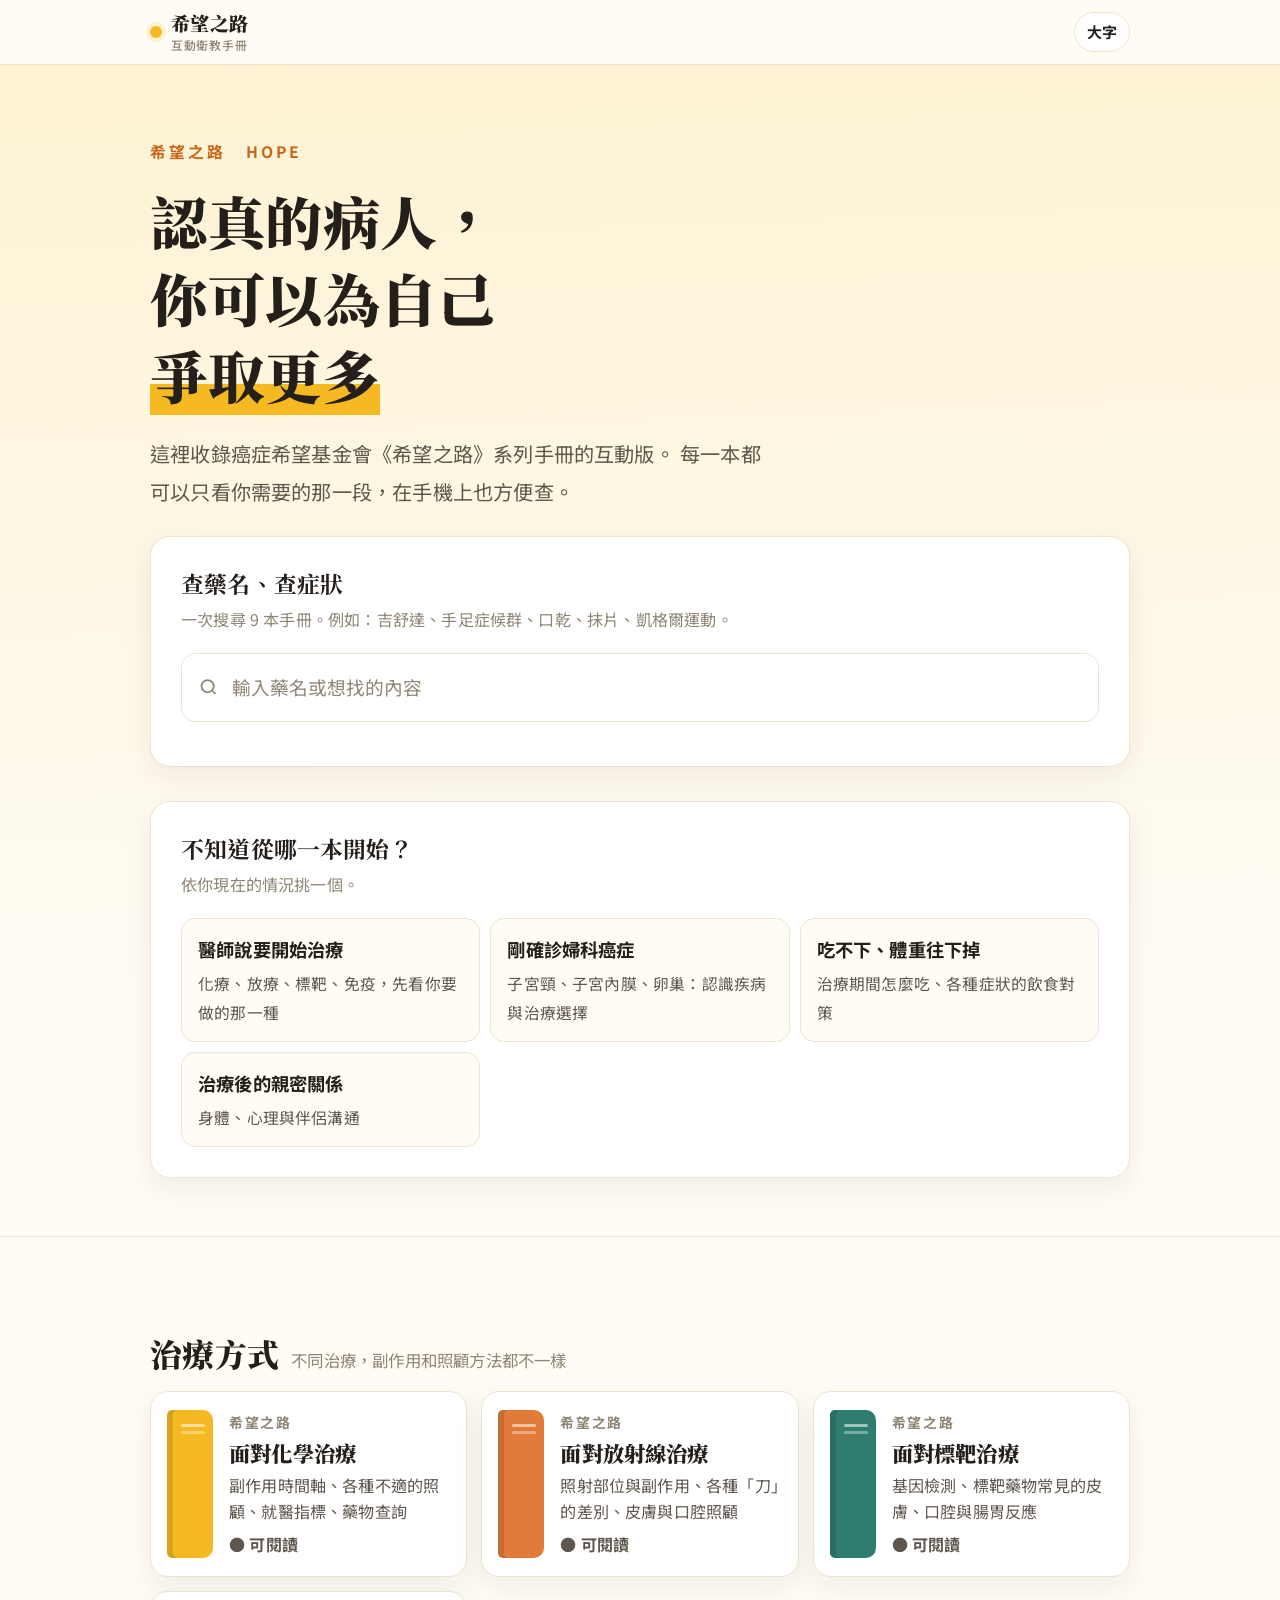
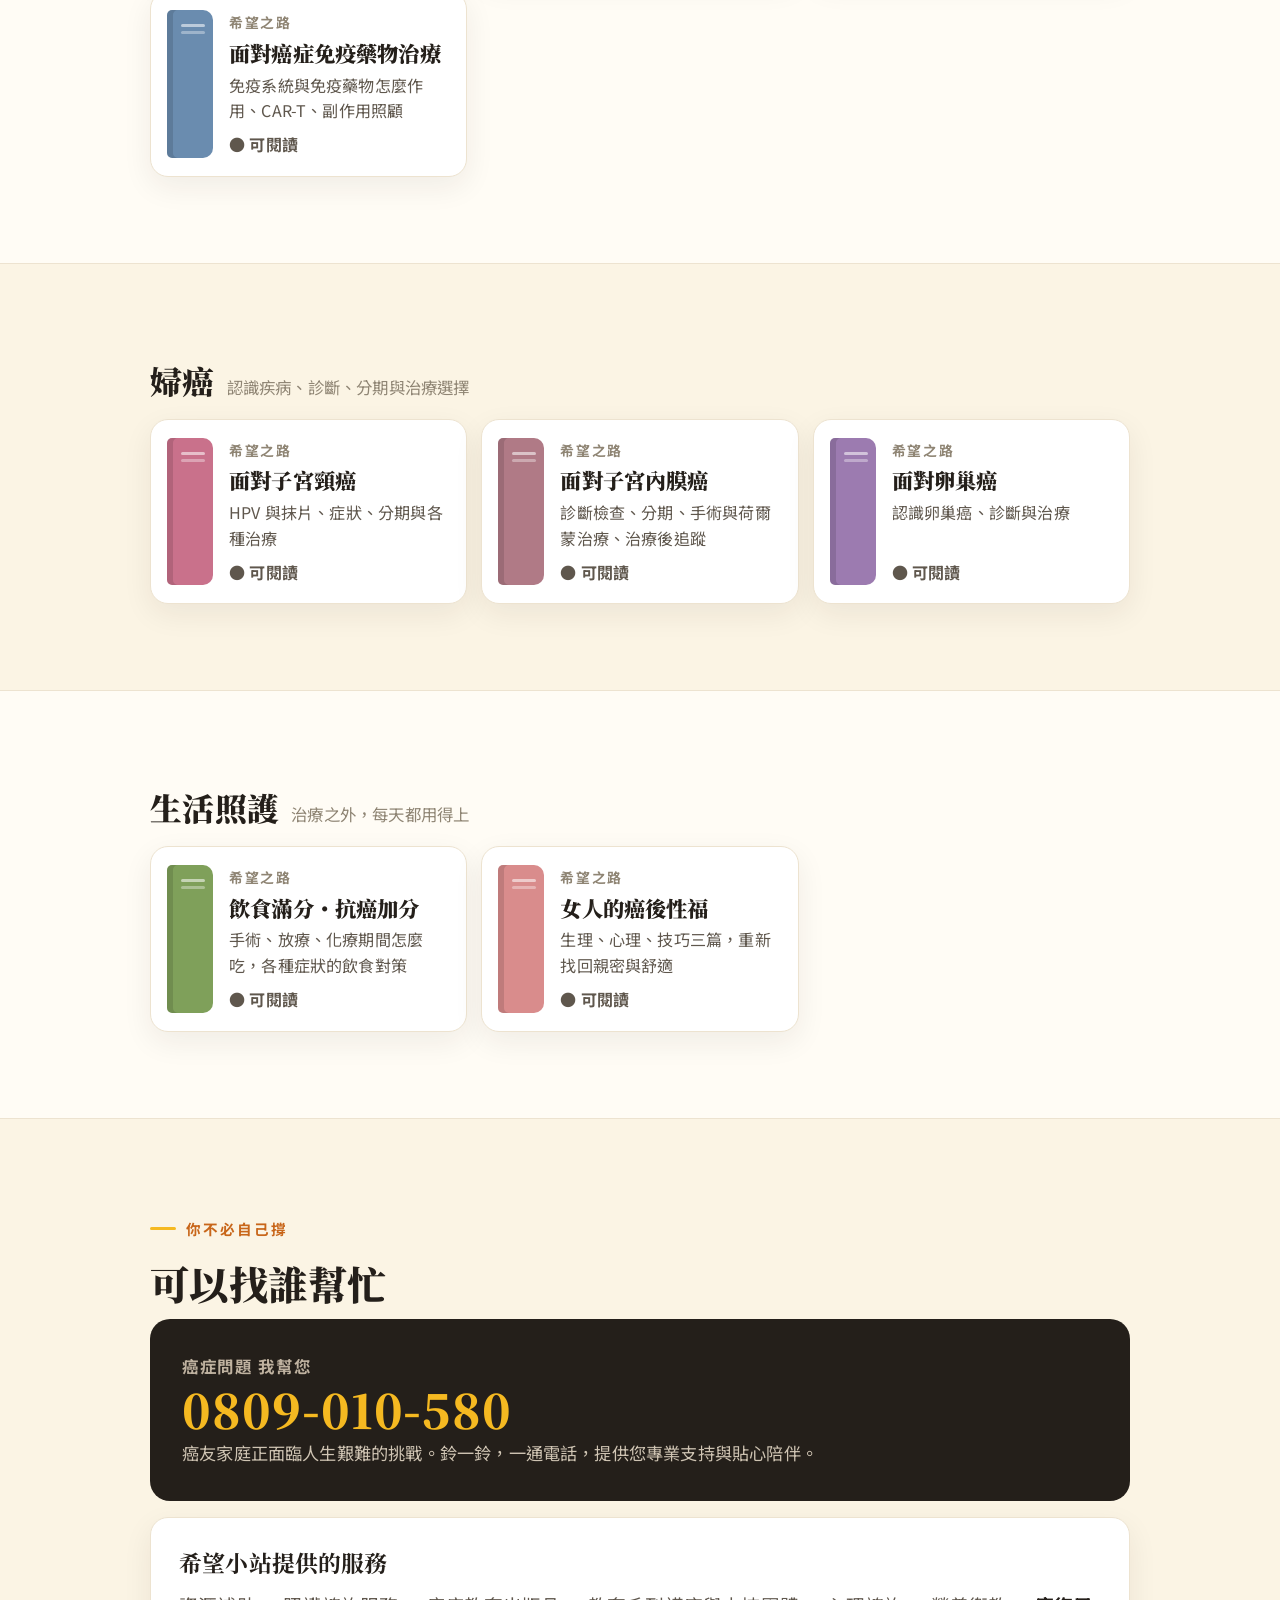
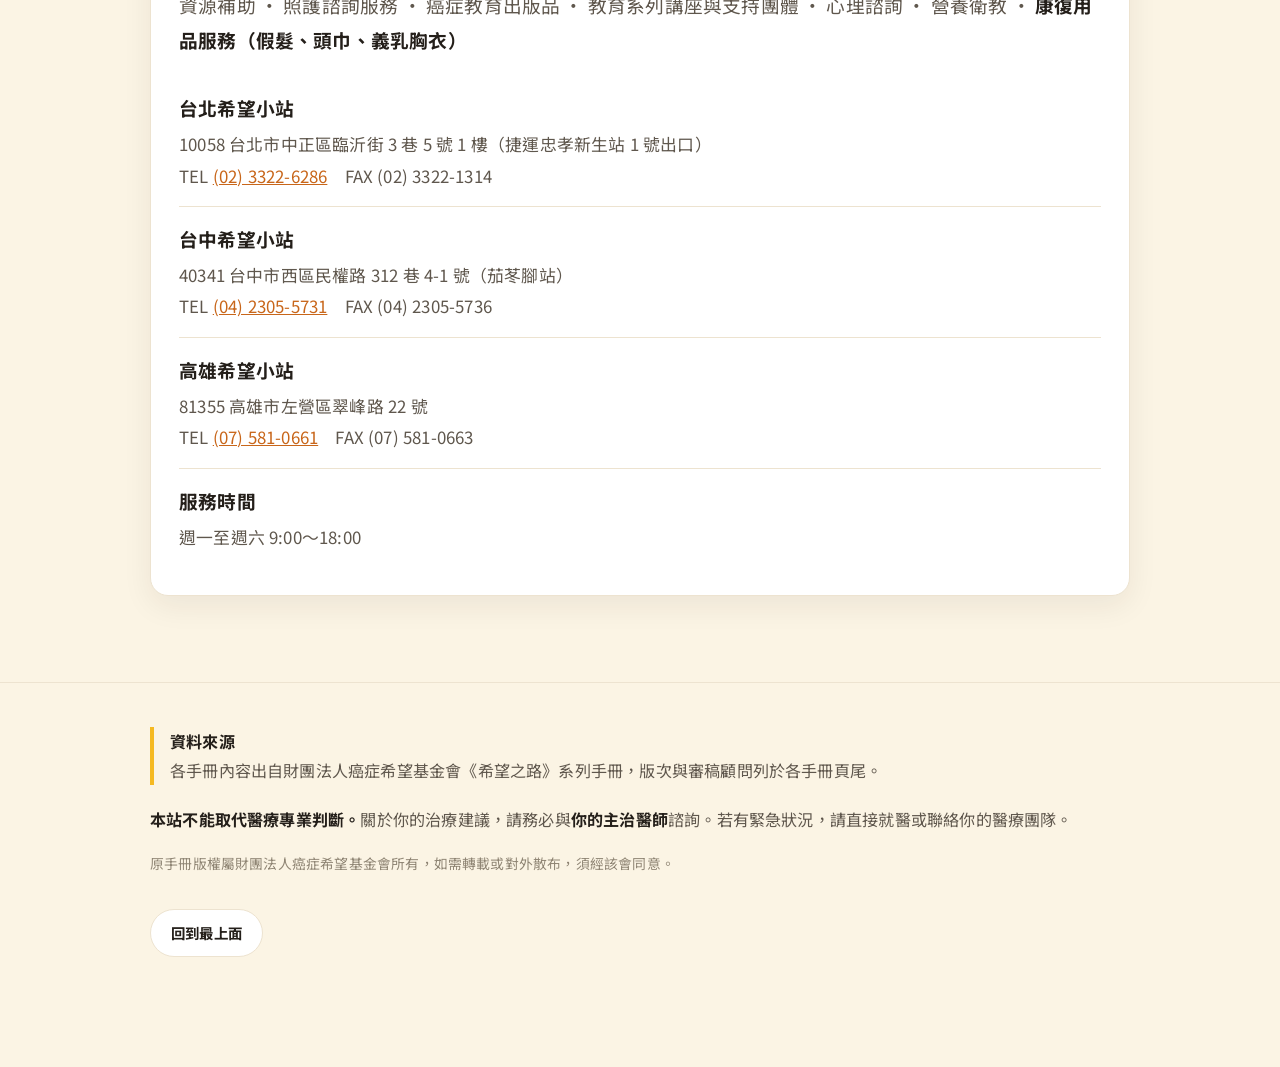
<file: index.html>
<!DOCTYPE html>
<html lang="zh-Hant">
<head>
<meta charset="UTF-8">
<meta name="viewport" content="width=device-width, initial-scale=1.0, viewport-fit=cover">
<meta name="theme-color" content="#FFFCF5">
<meta name="format-detection" content="telephone=no">
<title>希望之路 · 互動衛教手冊</title>
<meta name="description" content="化療、放療、標靶、免疫治療、婦癌、飲食與親密關係的互動衛教手冊。改編自癌症希望基金會《希望之路》系列。">
<link rel="preconnect" href="https://fonts.googleapis.com">
<link rel="preconnect" href="https://fonts.gstatic.com" crossorigin>
<link href="https://fonts.googleapis.com/css2?family=Noto+Serif+TC:wght@600;700;900&family=Noto+Sans+TC:wght@400;500;700;900&display=swap" rel="stylesheet">
<link rel="stylesheet" href="assets/hope.css?v=20261118">
<script>try{if(localStorage.getItem('hope-big')==='1')document.documentElement.classList.add('big')}catch(e){}</script>
</head>
<body>

<header class="topbar">
  <div class="topbar-in">
    <a href="#top" class="brand">
      <span class="dot"></span>
      <span>希望之路<small>互動衛教手冊</small></span>
    </a>
    <div class="tb-actions">
      <button class="fs-btn" id="fsBtn" aria-label="切換大字">大字</button>
    </div>
  </div>
</header>

<div id="top"></div>
<section class="hero">
  <div class="wrap">
    <div class="kicker">希望之路　HOPE</div>
    <h1>認真的病人，<br>你可以為自己<br><em>爭取更多</em></h1>
    <p class="lede">
      這裡收錄癌症希望基金會《希望之路》系列手冊的互動版。
      每一本都可以只看你需要的那一段，在手機上也方便查。
    </p>

    <div class="picker gsearch" id="search">
      <h3>查藥名、查症狀</h3>
      <p class="why">一次搜尋 9 本手冊。例如：吉舒達、手足症候群、口乾、抹片、凱格爾運動。</p>
      <div class="search-box">
        <svg viewBox="0 0 24 24"><circle cx="11" cy="11" r="7"/><path d="M20 20l-4-4"/></svg>
        <input type="search" id="gq" placeholder="輸入藥名或想找的內容" autocomplete="off" enterkeyhint="search">
      </div>
      <div class="gs-hint" id="gsHint"></div>
      <div class="gs-res" id="gsRes"></div>
    </div>

    <div class="picker">
      <h3>不知道從哪一本開始？</h3>
      <p class="why">依你現在的情況挑一個。</p>
      <div class="guide">
        <a href="#shelf-tx"><b>醫師說要開始治療</b><span>化療、放療、標靶、免疫，先看你要做的那一種</span></a>
        <a href="#shelf-gyn"><b>剛確診婦科癌症</b><span>子宮頸、子宮內膜、卵巢：認識疾病與治療選擇</span></a>
        <a href="nutrition/index.html"><b>吃不下、體重往下掉</b><span>治療期間怎麼吃、各種症狀的飲食對策</span></a>
        <a href="intimacy/index.html"><b>治療後的親密關係</b><span>身體、心理與伴侶溝通</span></a>
      </div>
    </div>
  </div>
</section>

<section class="band" id="shelf-tx">
  <div class="wrap">
    <div class="shelf">
      <div class="shelf-h"><h2>治療方式</h2><p>不同治療，副作用和照顧方法都不一樣</p></div>
      <div class="books">
        <a class="book" href="chemo/index.html" style="--bk:#F5B921">
          <span class="spine"></span>
          <span class="bt"><small>希望之路</small><b>面對化學治療</b>
            <span>副作用時間軸、各種不適的照顧、就醫指標、藥物查詢</span>
            <span class="st">● 可閱讀</span></span>
        </a>
        <a class="book" href="radiation/index.html" style="--bk:#E07B39">
          <span class="spine"></span>
          <span class="bt"><small>希望之路</small><b>面對放射線治療</b>
            <span>照射部位與副作用、各種「刀」的差別、皮膚與口腔照顧</span>
            <span class="st">● 可閱讀</span></span>
        </a>
        <a class="book" href="targeted/index.html" style="--bk:#2F7D6E">
          <span class="spine"></span>
          <span class="bt"><small>希望之路</small><b>面對標靶治療</b>
            <span>基因檢測、標靶藥物常見的皮膚、口腔與腸胃反應</span>
            <span class="st">● 可閱讀</span></span>
        </a>
        <a class="book" href="immuno/index.html" style="--bk:#6A8CAF">
          <span class="spine"></span>
          <span class="bt"><small>希望之路</small><b>面對癌症免疫藥物治療</b>
            <span>免疫系統與免疫藥物怎麼作用、CAR-T、副作用照顧</span>
            <span class="st">● 可閱讀</span></span>
        </a>
      </div>
    </div>
  </div>
</section>

<section class="band tint" id="shelf-gyn">
  <div class="wrap">
    <div class="shelf">
      <div class="shelf-h"><h2>婦癌</h2><p>認識疾病、診斷、分期與治療選擇</p></div>
      <div class="books">
        <a class="book" href="cervical/index.html" style="--bk:#C9718B">
          <span class="spine"></span>
          <span class="bt"><small>希望之路</small><b>面對子宮頸癌</b>
            <span>HPV 與抹片、症狀、分期與各種治療</span>
            <span class="st">● 可閱讀</span></span>
        </a>
        <a class="book" href="endometrial/index.html" style="--bk:#B07A86">
          <span class="spine"></span>
          <span class="bt"><small>希望之路</small><b>面對子宮內膜癌</b>
            <span>診斷檢查、分期、手術與荷爾蒙治療、治療後追蹤</span>
            <span class="st">● 可閱讀</span></span>
        </a>
        <a class="book" href="ovarian/index.html" style="--bk:#9C7BB0">
          <span class="spine"></span>
          <span class="bt"><small>希望之路</small><b>面對卵巢癌</b>
            <span>認識卵巢癌、診斷與治療</span>
            <span class="st">● 可閱讀</span></span>
        </a>
      </div>
    </div>
  </div>
</section>

<section class="band" id="shelf-life">
  <div class="wrap">
    <div class="shelf">
      <div class="shelf-h"><h2>生活照護</h2><p>治療之外，每天都用得上</p></div>
      <div class="books">
        <a class="book" href="nutrition/index.html" style="--bk:#7FA05A">
          <span class="spine"></span>
          <span class="bt"><small>希望之路</small><b>飲食滿分・抗癌加分</b>
            <span>手術、放療、化療期間怎麼吃，各種症狀的飲食對策</span>
            <span class="st">● 可閱讀</span></span>
        </a>
        <a class="book" href="intimacy/index.html" style="--bk:#D98C8C">
          <span class="spine"></span>
          <span class="bt"><small>希望之路</small><b>女人的癌後性福</b>
            <span>生理、心理、技巧三篇，重新找回親密與舒適</span>
            <span class="st">● 可閱讀</span></span>
        </a>
      </div>
    </div>
  </div>
</section>

<section class="band tint" id="help">
  <div class="wrap">
    <div class="eyebrow">你不必自己撐</div>
    <h2>可以找誰幫忙</h2>
    <div class="hot">
      <div>
        <div class="lab">癌症問題 我幫您</div>
        <a class="num" href="tel:0809010580">0809-010-580</a>
        <p>癌友家庭正面臨人生艱難的挑戰。鈴一鈴，一通電話，提供您專業支持與貼心陪伴。</p>
      </div>
    </div>
    <div class="card mt">
      <h3>希望小站提供的服務</h3>
      <p class="soft" style="margin-bottom:14px">資源補助 · 照護諮詢服務 · 癌症教育出版品 · 教育系列講座與支持團體 · 心理諮詢 · 營養衛教 · <b>康復用品服務（假髮、頭巾、義乳胸衣）</b></p>
      <div class="stations">
        <div class="station"><div class="c">台北希望小站</div>
          <div class="d">10058 台北市中正區臨沂街 3 巷 5 號 1 樓（捷運忠孝新生站 1 號出口）<br>
          TEL <a href="tel:0233226286">(02) 3322-6286</a>　FAX (02) 3322-1314</div></div>
        <div class="station"><div class="c">台中希望小站</div>
          <div class="d">40341 台中市西區民權路 312 巷 4-1 號（茄苳腳站）<br>
          TEL <a href="tel:0423055731">(04) 2305-5731</a>　FAX (04) 2305-5736</div></div>
        <div class="station"><div class="c">高雄希望小站</div>
          <div class="d">81355 高雄市左營區翠峰路 22 號<br>
          TEL <a href="tel:075810661">(07) 581-0661</a>　FAX (07) 581-0663</div></div>
        <div class="station"><div class="c">服務時間</div><div class="d">週一至週六 9:00～18:00</div></div>
      </div>
    </div>
  </div>
</section>

<footer>
  <div class="wrap">
    <div class="src">
      <b>資料來源</b><br>
      各手冊內容出自財團法人癌症希望基金會《希望之路》系列手冊，版次與審稿顧問列於各手冊頁尾。
    </div>
    <p><b>本站不能取代醫療專業判斷。</b>關於你的治療建議，請務必與<b>你的主治醫師</b>諮詢。若有緊急狀況，請直接就醫或聯絡你的醫療團隊。</p>
    <p class="faint">原手冊版權屬財團法人癌症希望基金會所有，如需轉載或對外散布，須經該會同意。</p>
    <a class="totop" href="#top">回到最上面</a>
  </div>
</footer>

<script src="assets/hope.js?v=20261118"></script>
<script src="assets/search-index.js?v=20261118"></script>
<script src="assets/search.js?v=20261118"></script>
</body>
</html>
</file>
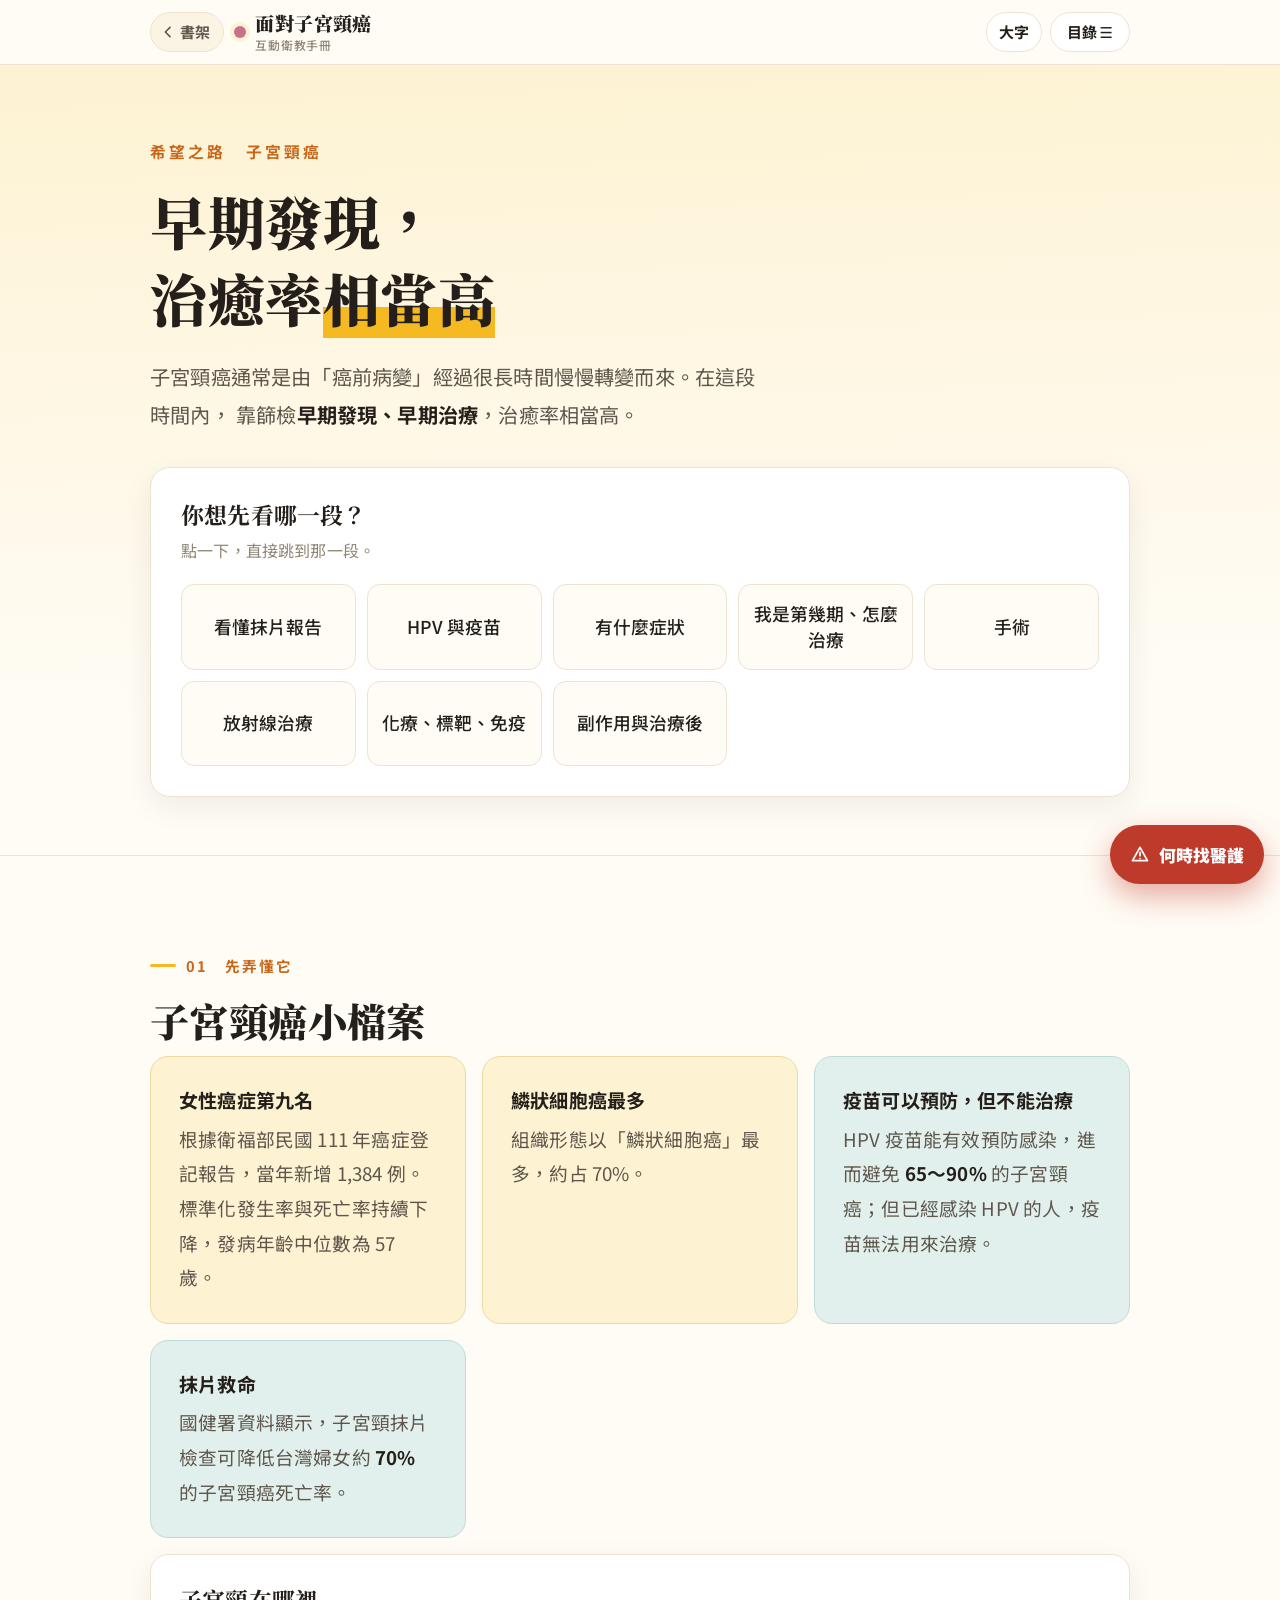
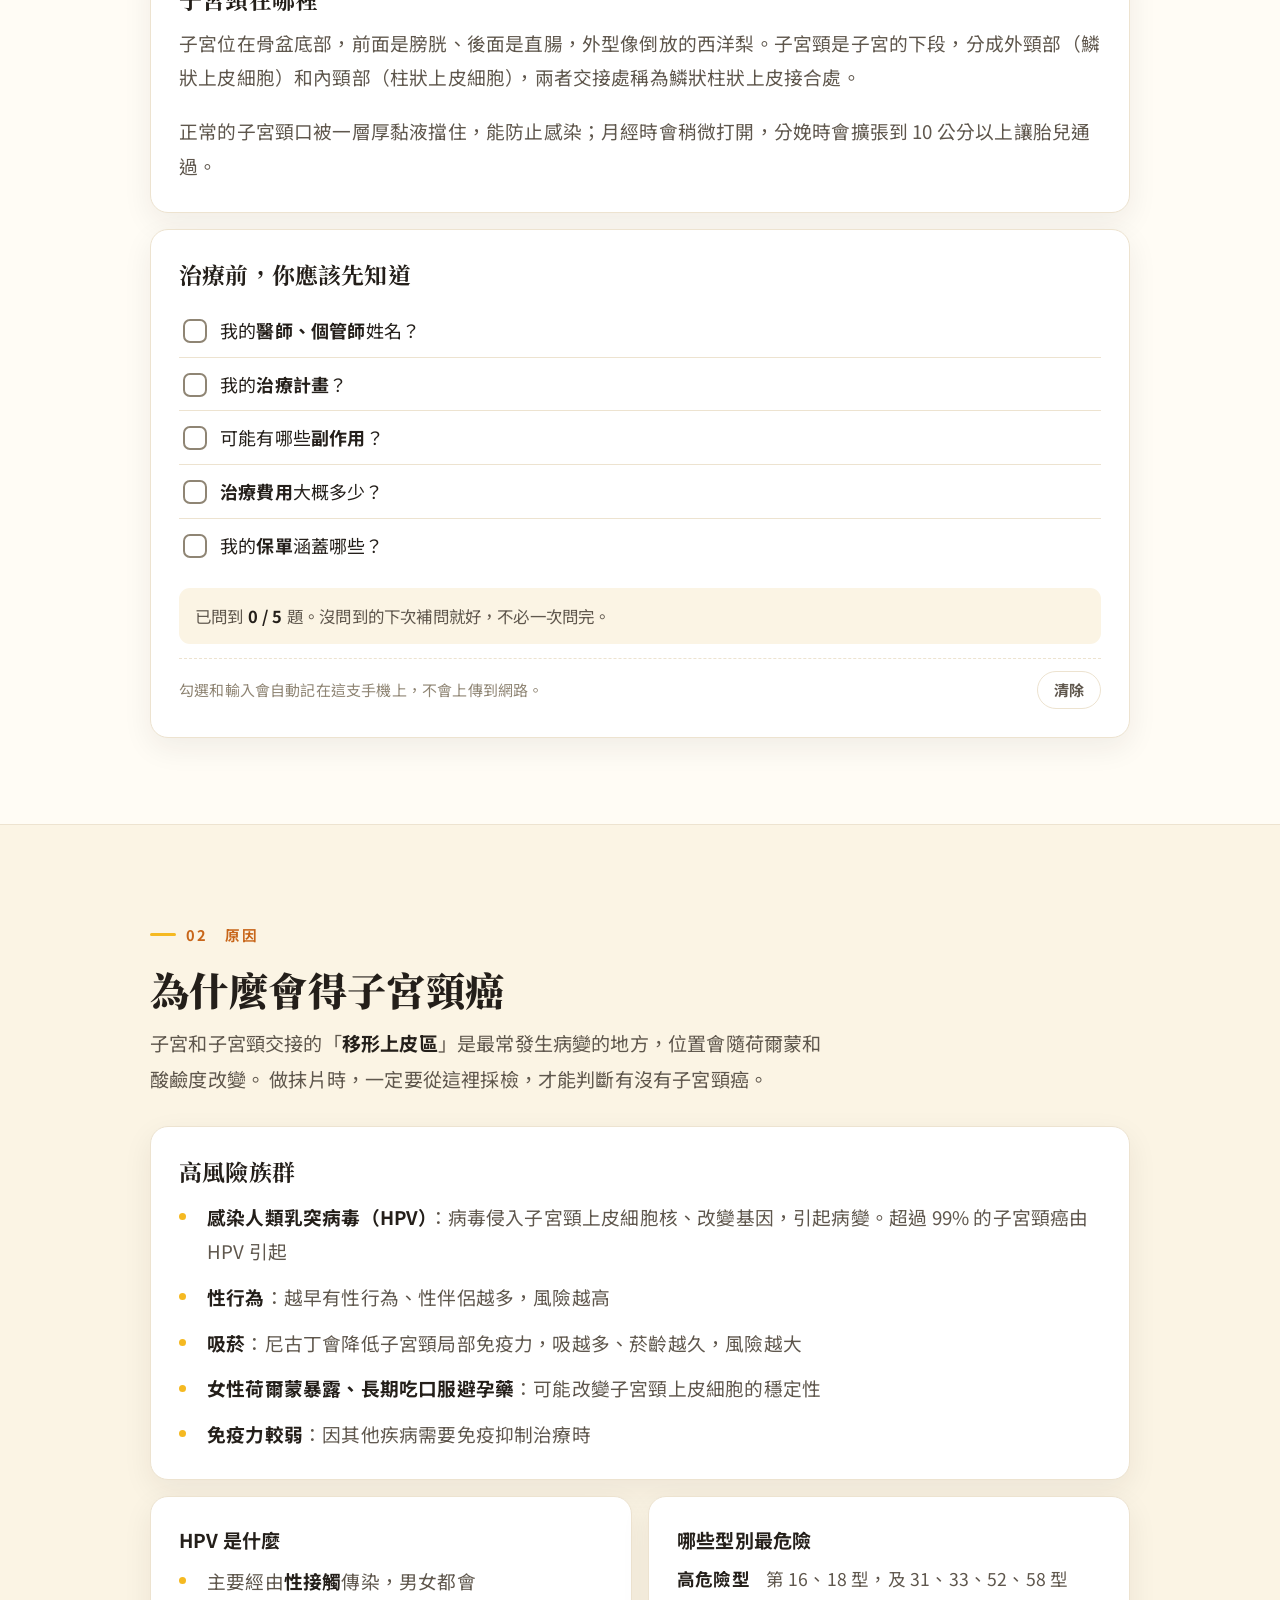
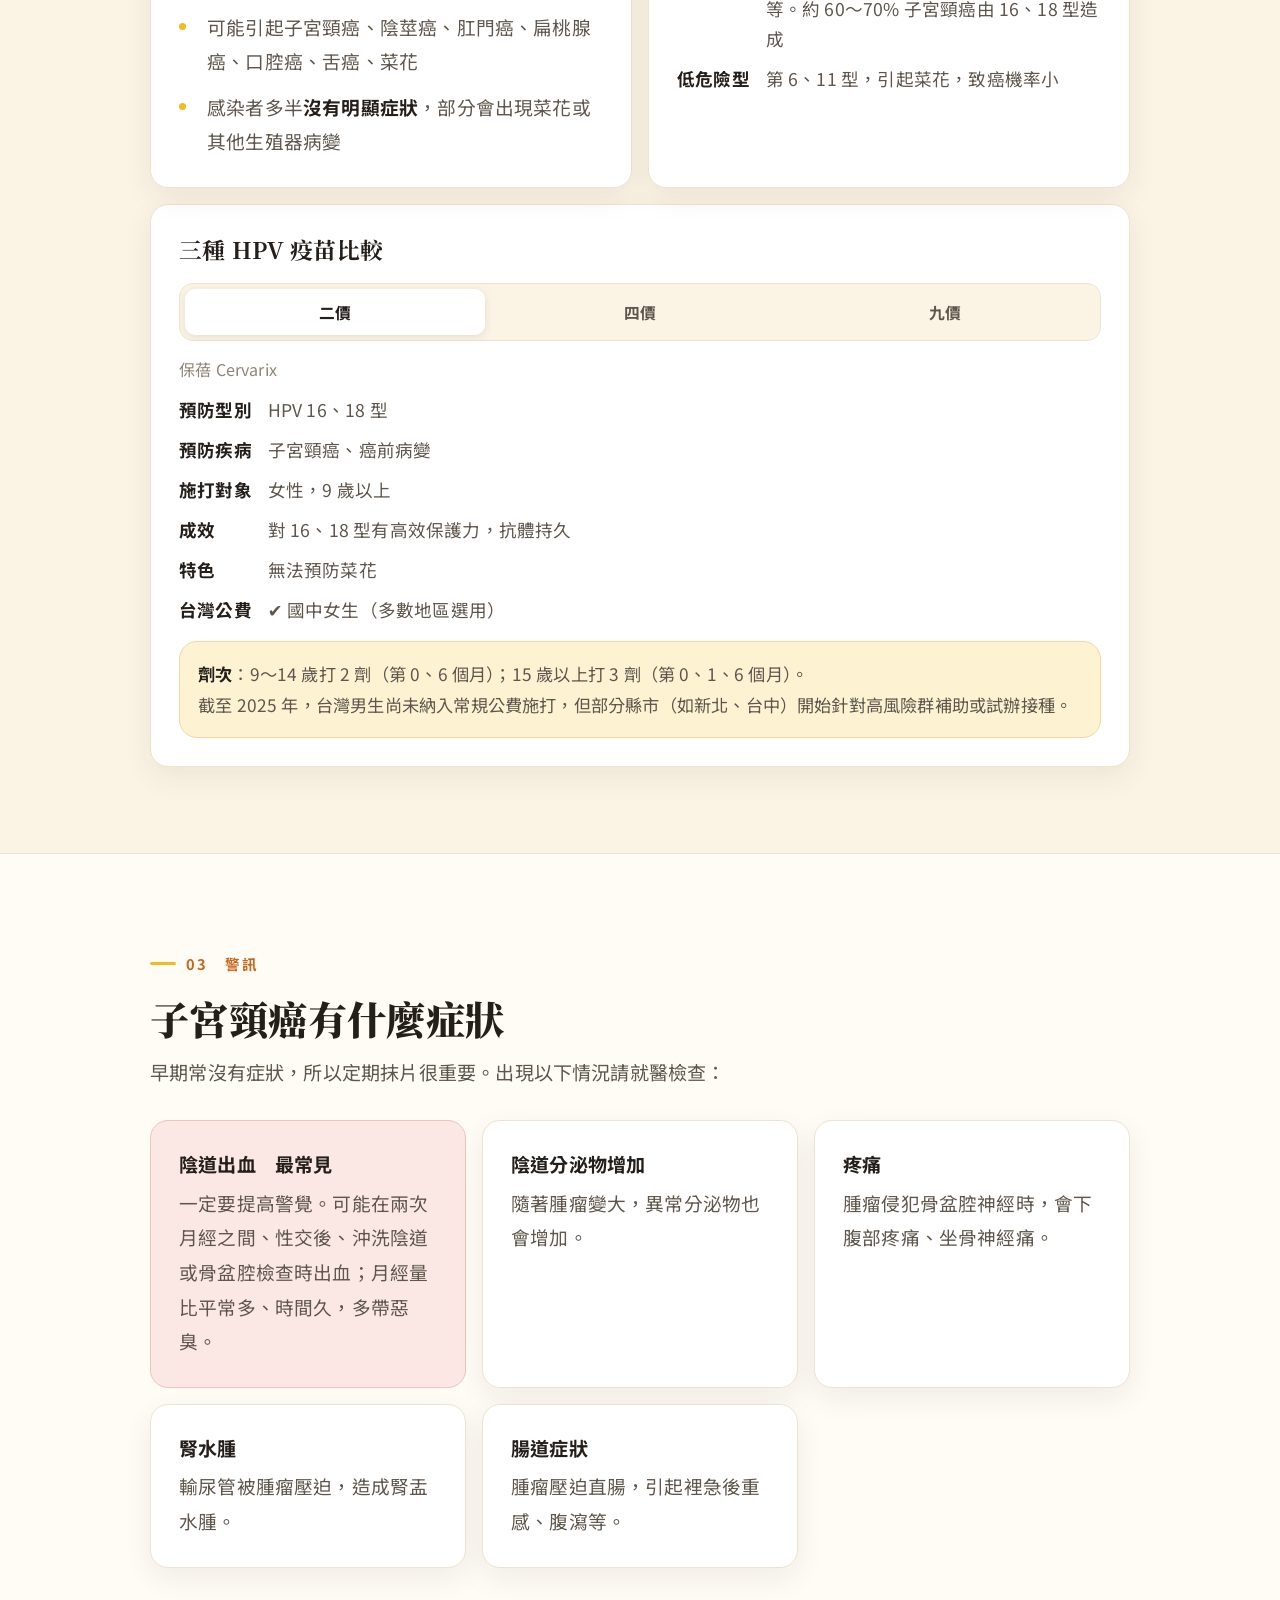
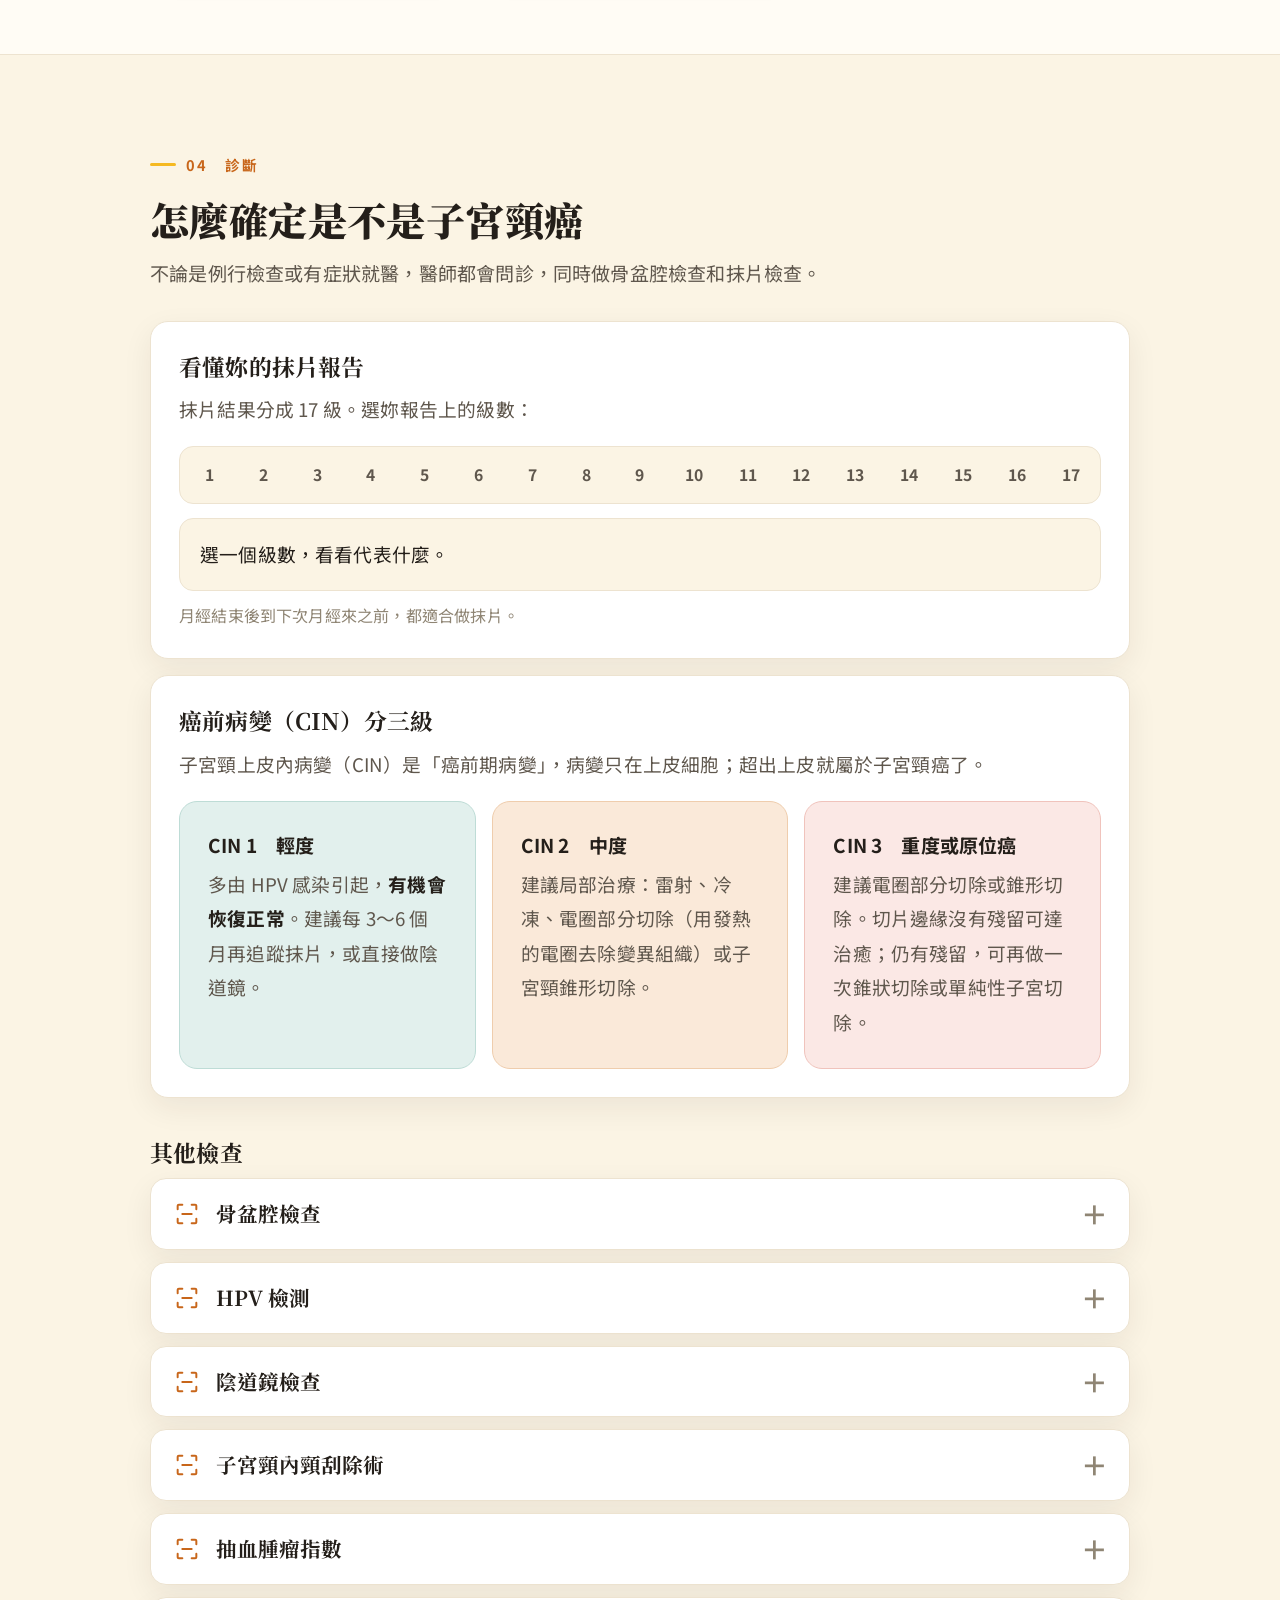
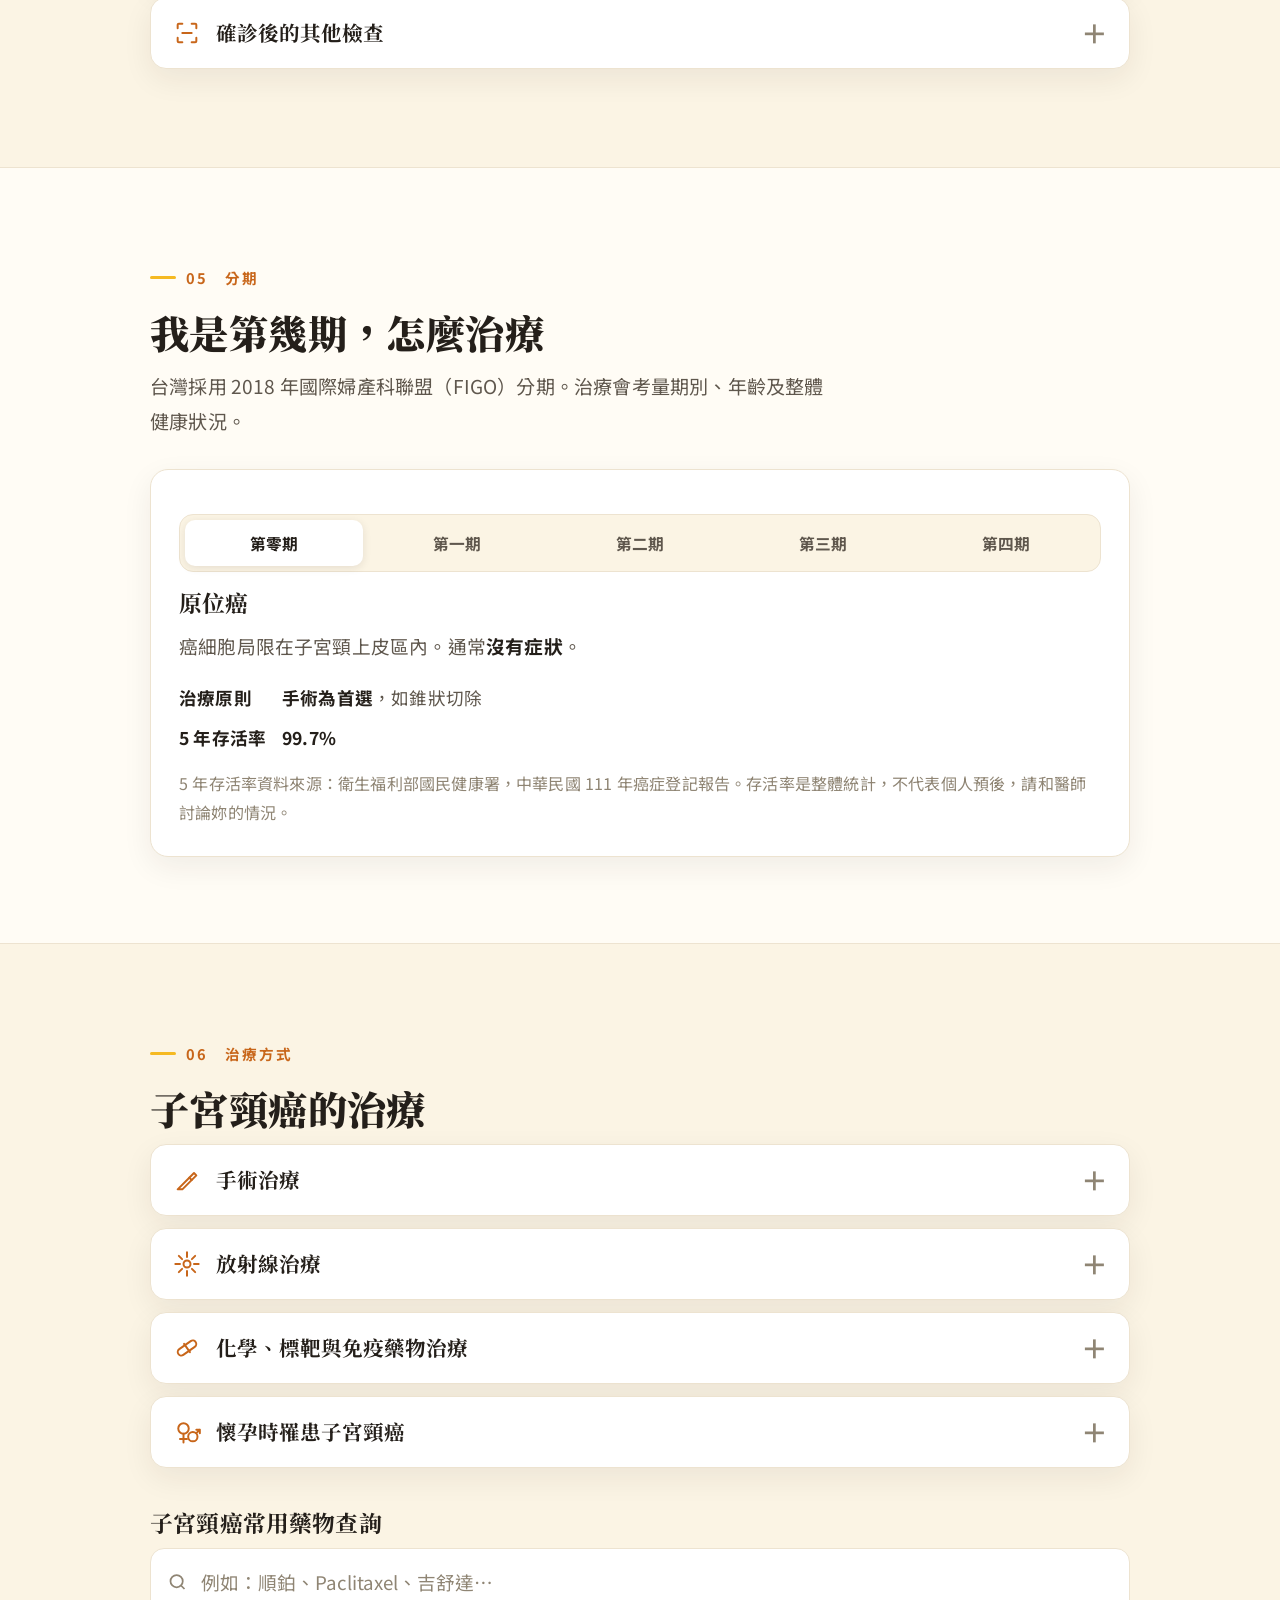
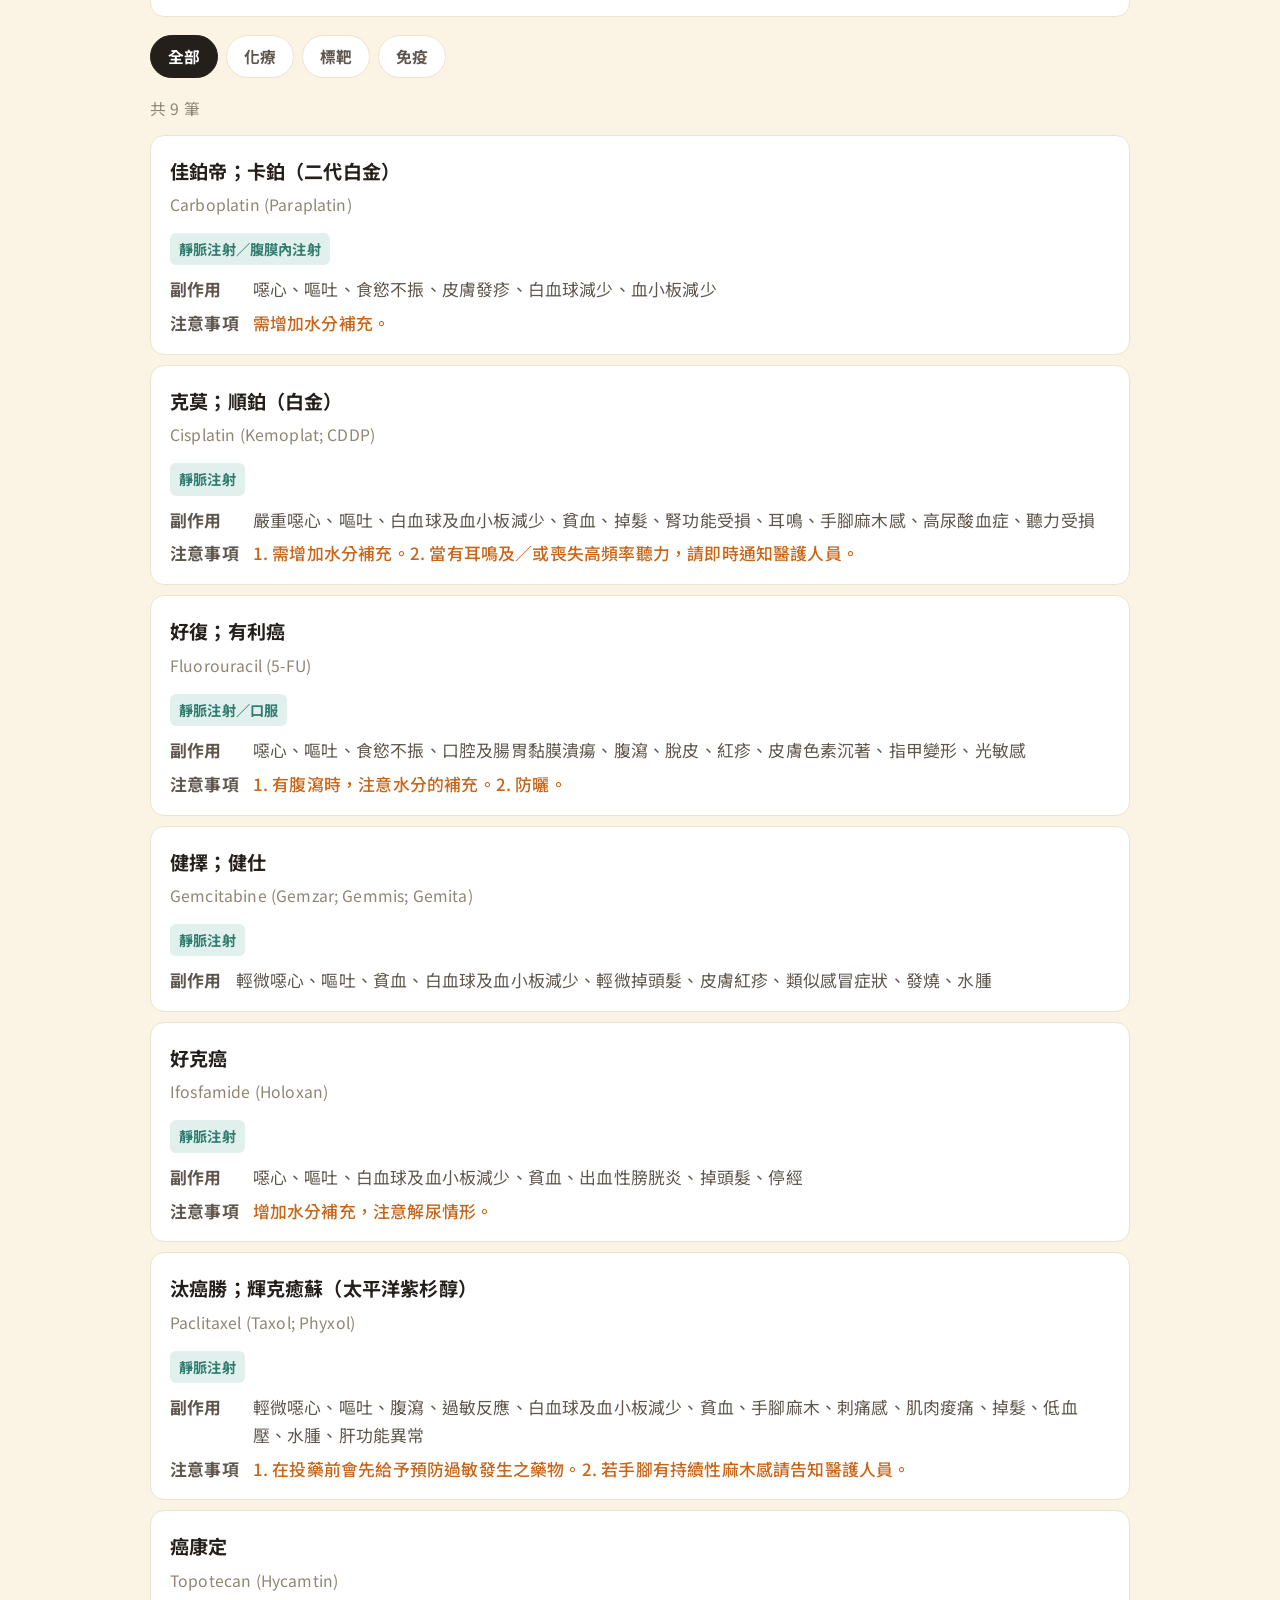
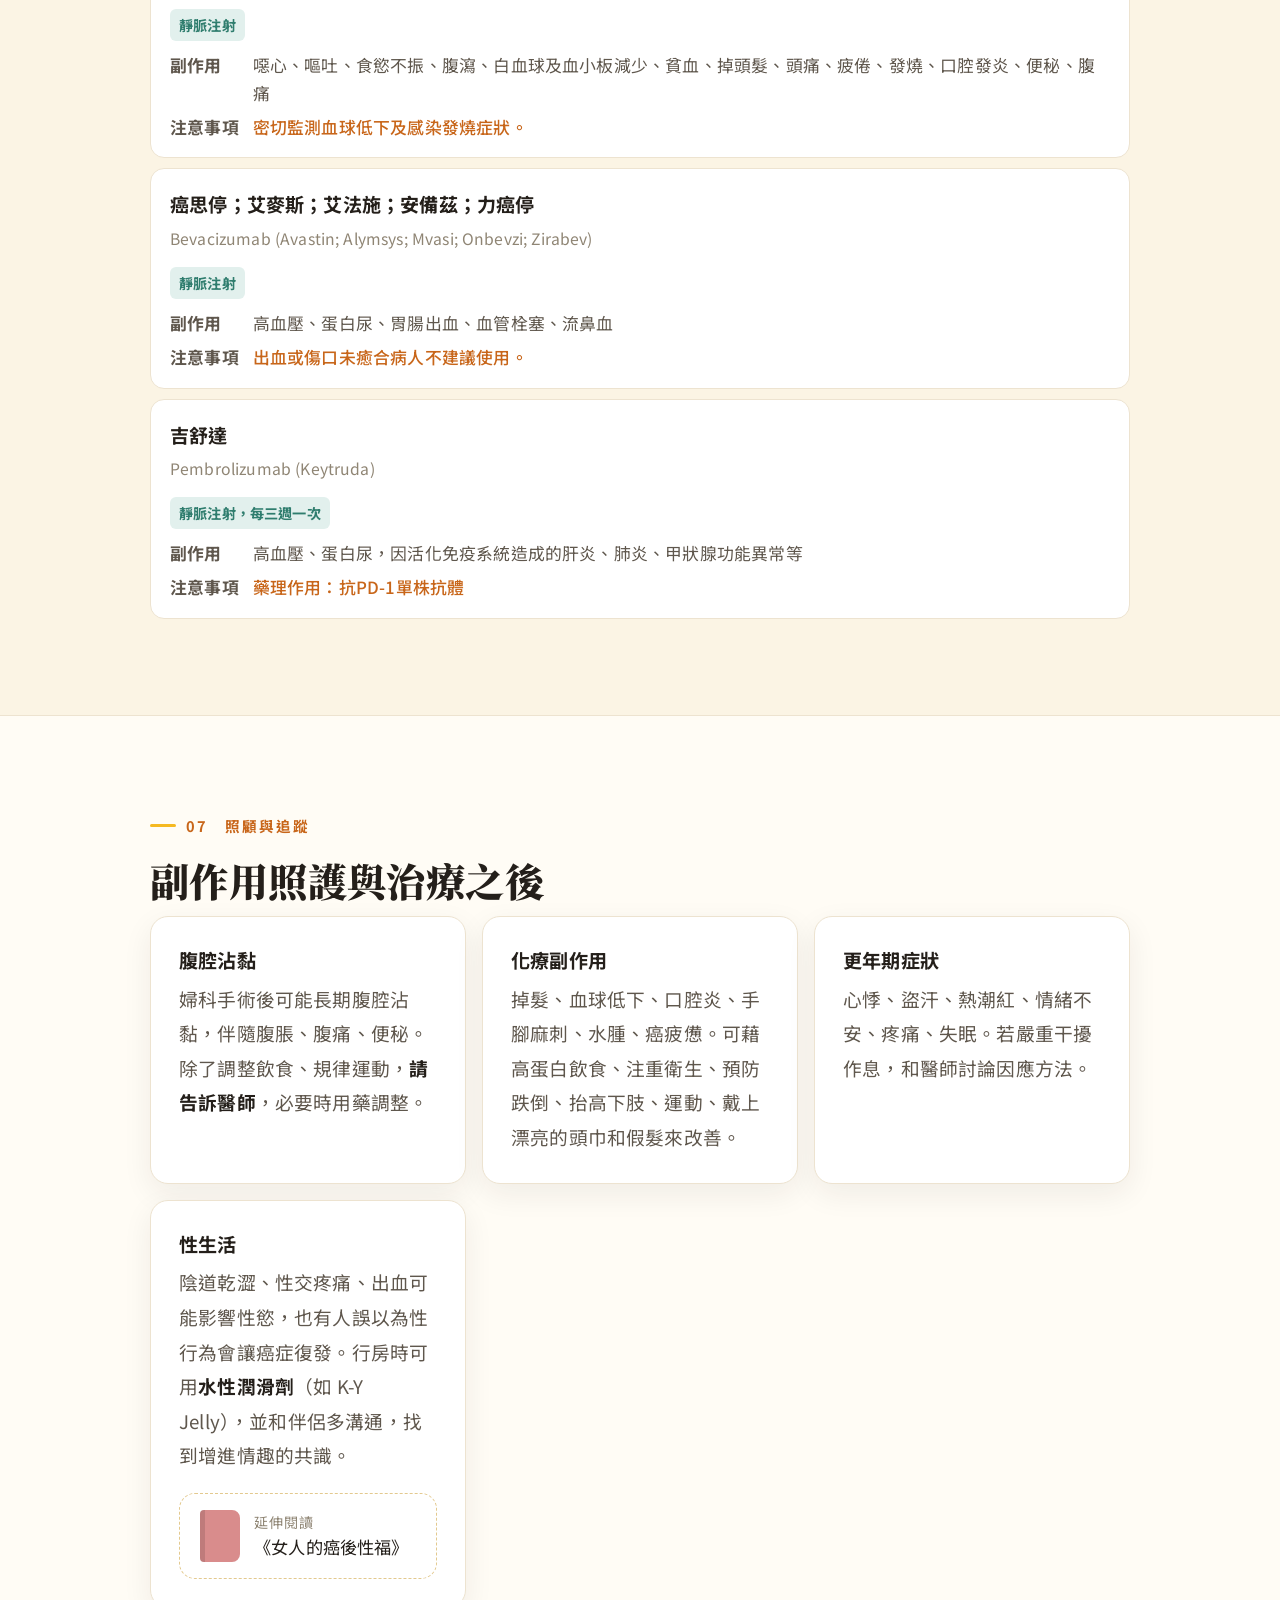
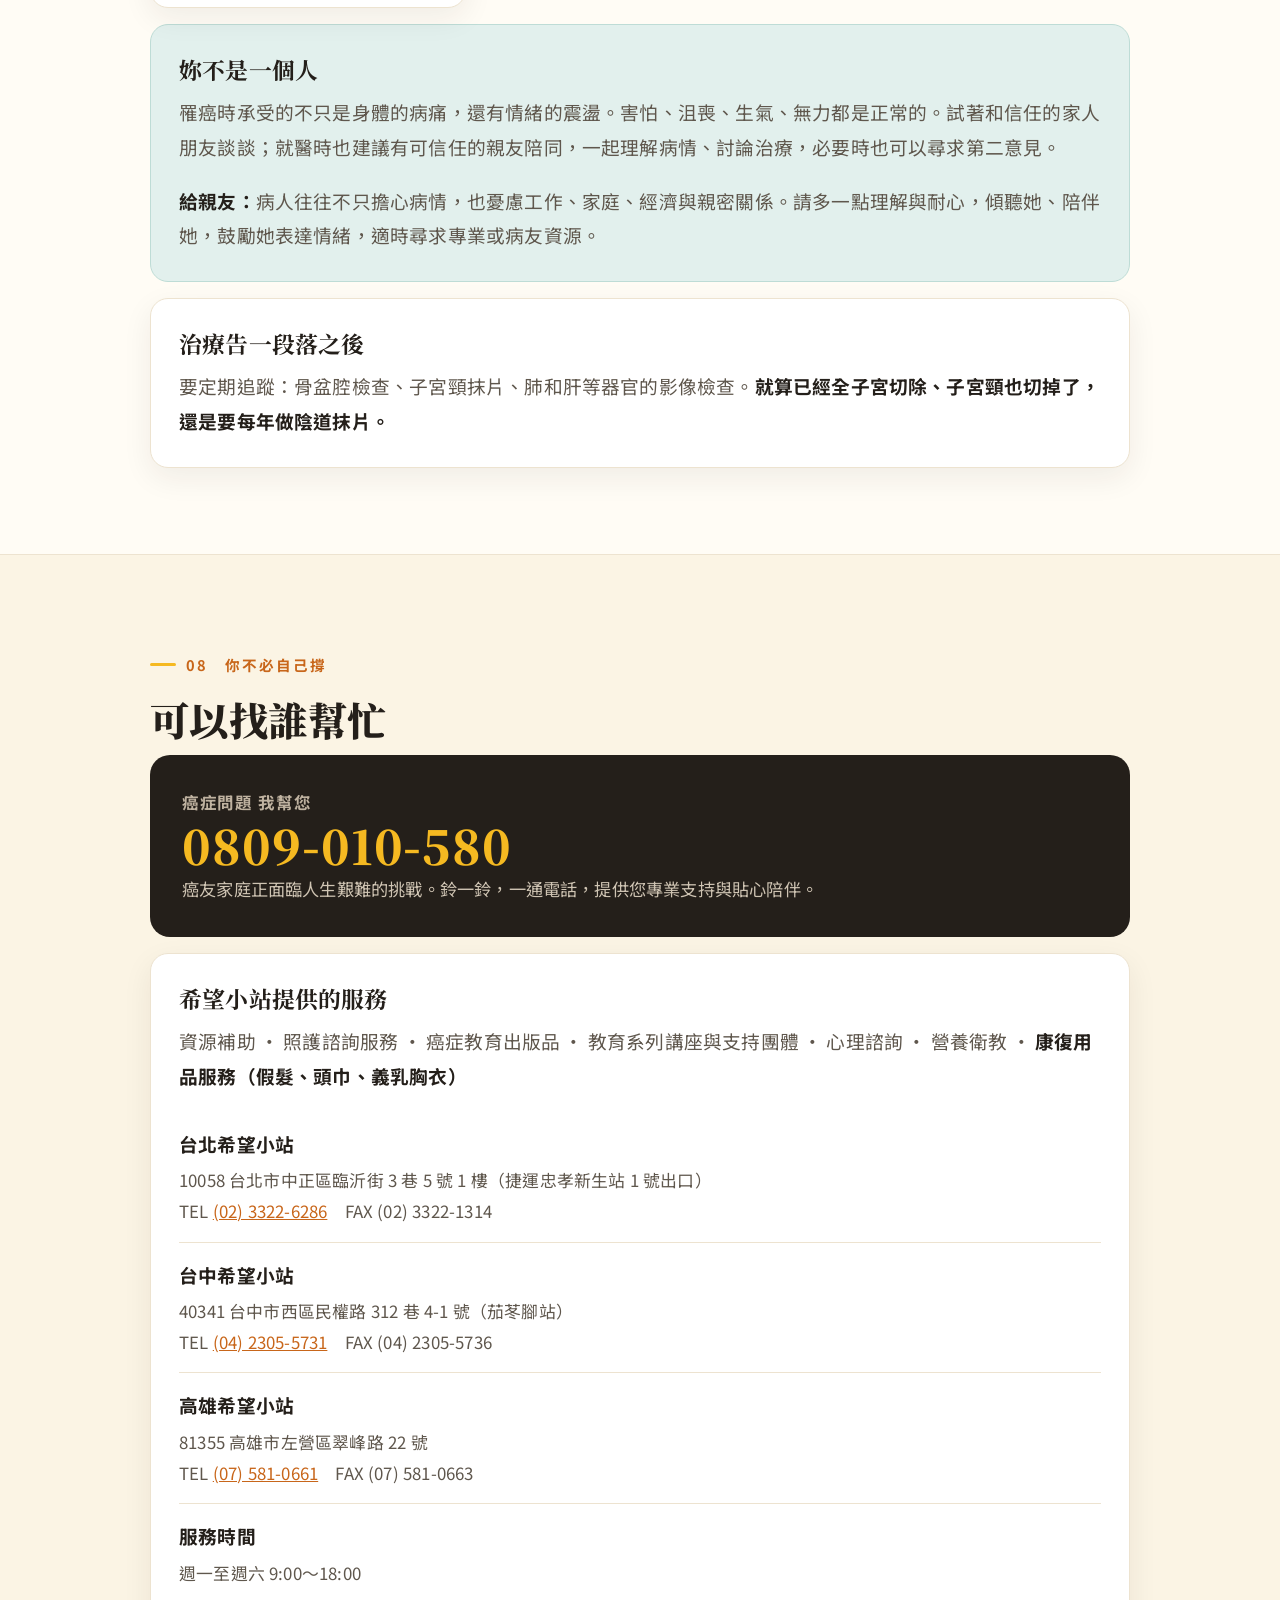
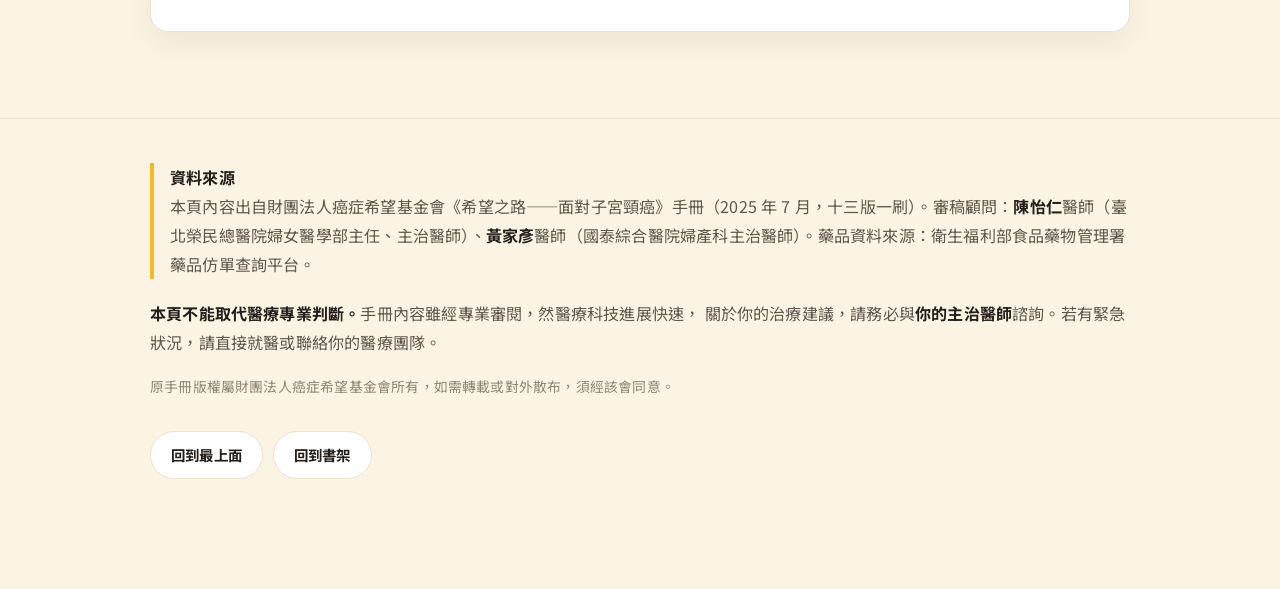
<file: cervical/index.html>
<!DOCTYPE html>
<html lang="zh-Hant">
<head>
<meta charset="UTF-8">
<meta name="viewport" content="width=device-width, initial-scale=1.0, viewport-fit=cover">
<meta name="theme-color" content="#FFFCF5">
<meta name="format-detection" content="telephone=no">
<title>面對子宮頸癌 · 互動衛教手冊</title>
<meta name="description" content="子宮頸癌的成因、HPV 與疫苗、抹片報告、分期與治療、副作用照護。改編自癌症希望基金會《希望之路—面對子宮頸癌》。">
<link rel="preconnect" href="https://fonts.googleapis.com">
<link rel="preconnect" href="https://fonts.gstatic.com" crossorigin>
<link href="https://fonts.googleapis.com/css2?family=Noto+Serif+TC:wght@600;700;900&family=Noto+Sans+TC:wght@400;500;700;900&display=swap" rel="stylesheet">
<link rel="stylesheet" href="../assets/hope.css?v=20261118">
<style>:root{--accent:#C9718B}</style>
<script>try{if(localStorage.getItem('hope-big')==='1')document.documentElement.classList.add('big')}catch(e){}</script>
</head>
<body>

<svg style="display:none" aria-hidden="true">
  <symbol id="i-back" viewBox="0 0 24 24"><path d="M15 5l-7 7 7 7"/></symbol>
  <symbol id="i-alert" viewBox="0 0 24 24"><path d="M12 4l9 16H3l9-16z"/><path d="M12 10v4M12 17.5h.01"/></symbol>
  <symbol id="i-nurse" viewBox="0 0 24 24"><path d="M12 13a4 4 0 100-8 4 4 0 000 8z"/><path d="M4 21a8 8 0 0116 0"/><path d="M12 2.5v2M11 3.5h2"/></symbol>
  <symbol id="i-fertility" viewBox="0 0 24 24"><circle cx="9" cy="9" r="4.5"/><path d="M9 13.5V21M6 18h6"/><circle cx="17" cy="16" r="4"/><path d="M20 13l3-3M20 10h3v3"/></symbol>
  <symbol id="i-search" viewBox="0 0 24 24"><circle cx="11" cy="11" r="7"/><path d="M20 20l-4-4"/></symbol>
  <symbol id="i-pill" viewBox="0 0 24 24"><rect x="3" y="9" width="18" height="6" rx="3" transform="rotate(-35 12 12)"/><path d="M9.5 8.5l5 7"/></symbol>
  <symbol id="i-scan" viewBox="0 0 24 24"><path d="M4 8V5a1 1 0 011-1h3M16 4h3a1 1 0 011 1v3M20 16v3a1 1 0 01-1 1h-3M8 20H5a1 1 0 01-1-1v-3"/><path d="M8 12h8"/></symbol>
  <symbol id="i-knife" viewBox="0 0 24 24"><path d="M4 20L18 6l2 2L8 20H4z"/><path d="M14 10l2 2"/></symbol>
  <symbol id="i-beam" viewBox="0 0 24 24"><circle cx="12" cy="12" r="3"/><path d="M12 2v4M12 18v4M2 12h4M18 12h4M5 5l2.8 2.8M16.2 16.2L19 19M5 19l2.8-2.8M16.2 7.8L19 5"/></symbol>
</svg>

<header class="topbar">
  <div class="topbar-in">
    <a href="../index.html" class="shelf-link" aria-label="回到書架"><svg><use href="#i-back"/></svg><span class="lb">書架</span></a>
    <a href="#top" class="brand">
      <span class="dot"></span>
      <span>面對子宮頸癌<small>互動衛教手冊</small></span>
    </a>
    <div class="tb-actions">
      <button class="fs-btn" id="fsBtn" aria-label="切換大字">大字</button>
      <button class="nav-btn" id="tocBtn" aria-label="開啟目錄"><span class="lb">目錄 </span>☰</button>
    </div>
  </div>
</header>

<div class="toc" id="toc">
  <div class="toc-panel">
    <button class="toc-close" id="tocClose" aria-label="關閉目錄">✕</button>
    <h3>目錄</h3>
    <p class="hint">不必從頭看到尾，找你需要的那一段就好。</p>
    <a href="#s1"><i>01</i>子宮頸癌小檔案</a>
    <a href="#s2"><i>02</i>為什麼會得</a>
    <a href="#s3"><i>03</i>有什麼症狀</a>
    <a href="#s4"><i>04</i>怎麼確定診斷</a>
    <a href="#s5"><i>05</i>分期與治療原則</a>
    <a href="#s6"><i>06</i>治療方式與藥物</a>
    <a href="#s7"><i>07</i>副作用照護與追蹤</a>
    <a href="#s8"><i>08</i>可以找誰幫忙</a>
    <a class="out" href="../index.html">回到書架，看其他手冊</a>
  </div>
</div>

<div id="top"></div>
<section class="hero">
  <div class="wrap">
    <div class="kicker">希望之路　子宮頸癌</div>
    <h1>早期發現，<br>治癒率<em>相當高</em></h1>
    <p class="lede">
      子宮頸癌通常是由「癌前病變」經過很長時間慢慢轉變而來。在這段時間內，
      靠篩檢<b>早期發現、早期治療</b>，治癒率相當高。
    </p>
    <div class="picker">
      <h3>你想先看哪一段？</h3>
      <p class="why">點一下，直接跳到那一段。</p>
      <div class="sym-grid">
        <button class="sym" data-go="pap">看懂抹片報告</button>
        <button class="sym" data-go="s2">HPV 與疫苗</button>
        <button class="sym" data-go="s3">有什麼症狀</button>
        <button class="sym" data-go="s5">我是第幾期、怎麼治療</button>
        <button class="sym" data-go="a-surg">手術</button>
        <button class="sym" data-go="a-rt">放射線治療</button>
        <button class="sym" data-go="a-drug">化療、標靶、免疫</button>
        <button class="sym" data-go="s7">副作用與治療後</button>
      </div>
    </div>
  </div>
</section>

<!-- 01 -->
<section class="band" id="s1">
  <div class="wrap">
    <div class="eyebrow">01　先弄懂它</div>
    <h2>子宮頸癌小檔案</h2>
    <div class="grid2">
      <div class="card sun"><h4>女性癌症第九名</h4><p class="soft">根據衛福部民國 111 年癌症登記報告，當年新增 1,384 例。標準化發生率與死亡率持續下降，發病年齡中位數為 57 歲。</p></div>
      <div class="card sun"><h4>鱗狀細胞癌最多</h4><p class="soft">組織形態以「鱗狀細胞癌」最多，約占 70%。</p></div>
      <div class="card calm"><h4>疫苗可以預防，但不能治療</h4><p class="soft">HPV 疫苗能有效預防感染，進而避免 <b>65～90%</b> 的子宮頸癌；但已經感染 HPV 的人，疫苗無法用來治療。</p></div>
      <div class="card calm"><h4>抹片救命</h4><p class="soft">國健署資料顯示，子宮頸抹片檢查可降低台灣婦女約 <b>70%</b> 的子宮頸癌死亡率。</p></div>
    </div>

    <div class="card mt">
      <h3>子宮頸在哪裡</h3>
      <p class="soft">子宮位在骨盆底部，前面是膀胱、後面是直腸，外型像倒放的西洋梨。子宮頸是子宮的下段，分成外頸部（鱗狀上皮細胞）和內頸部（柱狀上皮細胞），兩者交接處稱為鱗狀柱狀上皮接合處。</p>
      <p class="soft">正常的子宮頸口被一層厚黏液擋住，能防止感染；月經時會稍微打開，分娩時會擴張到 10 公分以上讓胎兒通過。</p>
    </div>

    <div class="card mt">
      <h3>治療前，你應該先知道</h3>
      <div data-checklist="askNote" data-done="都問清楚了。把答案記下來，之後回診都用得上。" style="margin-top:12px">
        <label class="chk"><input type="checkbox"><span>我的<b>醫師、個管師</b>姓名？</span></label>
        <label class="chk"><input type="checkbox"><span>我的<b>治療計畫</b>？</span></label>
        <label class="chk"><input type="checkbox"><span>可能有哪些<b>副作用</b>？</span></label>
        <label class="chk"><input type="checkbox"><span><b>治療費用</b>大概多少？</span></label>
        <label class="chk"><input type="checkbox"><span>我的<b>保單</b>涵蓋哪些？</span></label>
      </div>
      <div class="chk-note" id="askNote"></div>
    </div>
  </div>
</section>

<!-- 02 -->
<section class="band tint" id="s2">
  <div class="wrap">
    <div class="eyebrow">02　原因</div>
    <h2>為什麼會得子宮頸癌</h2>
    <p class="sub">
      子宮和子宮頸交接的「<b>移形上皮區</b>」是最常發生病變的地方，位置會隨荷爾蒙和酸鹼度改變。
      做抹片時，一定要從這裡採檢，才能判斷有沒有子宮頸癌。
    </p>
    <div class="card">
      <h3>高風險族群</h3>
      <ul class="bul" style="margin-top:10px">
        <li><b>感染人類乳突病毒（HPV）</b>：病毒侵入子宮頸上皮細胞核、改變基因，引起病變。超過 99% 的子宮頸癌由 HPV 引起</li>
        <li><b>性行為</b>：越早有性行為、性伴侶越多，風險越高</li>
        <li><b>吸菸</b>：尼古丁會降低子宮頸局部免疫力，吸越多、菸齡越久，風險越大</li>
        <li><b>女性荷爾蒙暴露、長期吃口服避孕藥</b>：可能改變子宮頸上皮細胞的穩定性</li>
        <li><b>免疫力較弱</b>：因其他疾病需要免疫抑制治療時</li>
      </ul>
    </div>

    <div class="grid2 mt">
      <div class="card">
        <h4>HPV 是什麼</h4>
        <ul class="bul" style="margin-top:8px">
          <li>主要經由<b>性接觸</b>傳染，男女都會</li>
          <li>可能引起子宮頸癌、陰莖癌、肛門癌、扁桃腺癌、口腔癌、舌癌、菜花</li>
          <li>感染者多半<b>沒有明顯症狀</b>，部分會出現菜花或其他生殖器病變</li>
        </ul>
      </div>
      <div class="card">
        <h4>哪些型別最危險</h4>
        <dl class="spec" style="margin-top:8px">
          <dt>高危險型</dt><dd>第 16、18 型，及 31、33、52、58 型等。約 60～70% 子宮頸癌由 16、18 型造成</dd>
          <dt>低危險型</dt><dd>第 6、11 型，引起菜花，致癌機率小</dd>
        </dl>
      </div>
    </div>

    <div class="card seg-group mt">
      <h3>三種 HPV 疫苗比較</h3>
      <div class="seg" role="tablist">
        <button data-seg="v2" class="on">二價</button>
        <button data-seg="v4">四價</button>
        <button data-seg="v9">九價</button>
      </div>
      <div class="seg-pane" data-seg="v2" id="s2-1">
        <p class="faint" style="margin-bottom:10px">保蓓 Cervarix</p>
        <dl class="spec">
          <dt>預防型別</dt><dd>HPV 16、18 型</dd>
          <dt>預防疾病</dt><dd>子宮頸癌、癌前病變</dd>
          <dt>施打對象</dt><dd>女性，9 歲以上</dd>
          <dt>成效</dt><dd>對 16、18 型有高效保護力，抗體持久</dd>
          <dt>特色</dt><dd>無法預防菜花</dd>
          <dt>台灣公費</dt><dd>✔ 國中女生（多數地區選用）</dd>
        </dl>
      </div>
      <div class="seg-pane" data-seg="v4" id="s2-2">
        <p class="faint" style="margin-bottom:10px">嘉喜 Gardasil</p>
        <dl class="spec">
          <dt>預防型別</dt><dd>HPV 6、11、16、18 型</dd>
          <dt>預防疾病</dt><dd>子宮頸癌、外陰癌、陰道癌、肛門癌、菜花（尖型濕疣）</dd>
          <dt>施打對象</dt><dd>男女皆可，9～45 歲（部分可至 46 歲以上）</dd>
          <dt>成效</dt><dd>對預防癌症及菜花均有效</dd>
          <dt>特色</dt><dd>可預防癌症及菜花</dd>
          <dt>台灣公費</dt><dd>✕ 無公費</dd>
        </dl>
      </div>
      <div class="seg-pane" data-seg="v9" id="s2-3">
        <p class="faint" style="margin-bottom:10px">嘉喜 9 Gardasil-9</p>
        <dl class="spec">
          <dt>預防型別</dt><dd>HPV 6、11、16、18、31、33、45、52、58 型</dd>
          <dt>預防疾病</dt><dd>子宮頸癌、外陰癌、陰道癌、肛門癌、菜花，以及九種型別相關癌症</dd>
          <dt>施打對象</dt><dd>男女皆可，9～45 歲（部分可至 46 歲以上）</dd>
          <dt>成效</dt><dd>覆蓋 90% 致癌型 HPV，保護力最高</dd>
          <dt>特色</dt><dd>防護範圍最廣，預防 90% 相關癌症與菜花</dd>
          <dt>台灣公費</dt><dd>✔ 國中女生（部分縣市選用，2025 年擴大施打）</dd>
        </dl>
      </div>
      <div class="card sun mt" style="padding:16px 18px">
        <p class="soft" style="font-size:.92em"><b>劑次</b>：9～14 歲打 2 劑（第 0、6 個月）；15 歲以上打 3 劑（第 0、1、6 個月）。<br>
        截至 2025 年，台灣男生尚未納入常規公費施打，但部分縣市（如新北、台中）開始針對高風險群補助或試辦接種。</p>
      </div>
    </div>
  </div>
</section>

<!-- 03 -->
<section class="band" id="s3">
  <div class="wrap">
    <div class="eyebrow">03　警訊</div>
    <h2>子宮頸癌有什麼症狀</h2>
    <p class="sub">早期常沒有症狀，所以定期抹片很重要。出現以下情況請就醫檢查：</p>
    <div class="grid2">
      <div class="card bad"><h4>陰道出血　最常見</h4><p class="soft">一定要提高警覺。可能在兩次月經之間、性交後、沖洗陰道或骨盆腔檢查時出血；月經量比平常多、時間久，多帶惡臭。</p></div>
      <div class="card"><h4>陰道分泌物增加</h4><p class="soft">隨著腫瘤變大，異常分泌物也會增加。</p></div>
      <div class="card"><h4>疼痛</h4><p class="soft">腫瘤侵犯骨盆腔神經時，會下腹部疼痛、坐骨神經痛。</p></div>
      <div class="card"><h4>腎水腫</h4><p class="soft">輸尿管被腫瘤壓迫，造成腎盂水腫。</p></div>
      <div class="card"><h4>腸道症狀</h4><p class="soft">腫瘤壓迫直腸，引起裡急後重感、腹瀉等。</p></div>
    </div>
  </div>
</section>

<!-- 04 -->
<section class="band tint" id="s4">
  <div class="wrap">
    <div class="eyebrow">04　診斷</div>
    <h2>怎麼確定是不是子宮頸癌</h2>
    <p class="sub">不論是例行檢查或有症狀就醫，醫師都會問診，同時做骨盆腔檢查和抹片檢查。</p>

    <div class="card" id="pap">
      <h3>看懂妳的抹片報告</h3>
      <p class="soft">抹片結果分成 17 級。選妳報告上的級數：</p>
      <div class="seg" id="papSel" style="grid-template-columns:repeat(auto-fit,minmax(46px,1fr))"></div>
      <div class="scale-out" id="papOut" style="border-radius:14px;padding:18px 20px;background:var(--paper-2);border:1.5px solid var(--line)">選一個級數，看看代表什麼。</div>
      <p class="faint" style="margin-top:10px">月經結束後到下次月經來之前，都適合做抹片。</p>
    </div>

    <div class="card mt">
      <h3>癌前病變（CIN）分三級</h3>
      <p class="soft">子宮頸上皮內病變（CIN）是「癌前期病變」，病變只在上皮細胞；超出上皮就屬於子宮頸癌了。</p>
      <div class="grid3 mt">
        <div class="card calm" style="box-shadow:none"><h4>CIN 1　輕度</h4><p class="soft">多由 HPV 感染引起，<b>有機會恢復正常</b>。建議每 3～6 個月再追蹤抹片，或直接做陰道鏡。</p></div>
        <div class="card warn" style="box-shadow:none"><h4>CIN 2　中度</h4><p class="soft">建議局部治療：雷射、冷凍、電圈部分切除（用發熱的電圈去除變異組織）或子宮頸錐形切除。</p></div>
        <div class="card bad" style="box-shadow:none"><h4>CIN 3　重度或原位癌</h4><p class="soft">建議電圈部分切除或錐形切除。切片邊緣沒有殘留可達治癒；仍有殘留，可再做一次錐狀切除或單純性子宮切除。</p></div>
      </div>
    </div>

    <h3 class="mt2">其他檢查</h3>
    <div class="acc" id="s4-1"><button class="acc-h"><svg class="ic"><use href="#i-scan"/></svg>骨盆腔檢查<span class="cv">＋</span></button>
      <div class="acc-b"><p class="soft">用鴨嘴器撐開陰道觀察陰道和子宮頸，再觸診子宮、陰道、卵巢、輸卵管、膀胱及直腸，看外型和大小有沒有異常。</p></div></div>
    <div class="acc" id="s4-2"><button class="acc-h"><svg class="ic"><use href="#i-scan"/></svg>HPV 檢測<span class="cv">＋</span></button>
      <div class="acc-b"><p class="soft">找出子宮頸或陰道細胞裡有沒有高致癌型 HPV，評估罹癌風險。採檢方式和抹片相同，篩檢重度病變的敏感度<b>幾乎可達 100%</b>，但「偽陽性」較多（有感染病毒但沒有病變）。</p>
        <p class="soft">合理的做法是和抹片一起做，或先做 HPV 檢測、需要時再做抹片。若是 <b>16 或 18 型</b>感染，可以直接做陰道鏡。</p></div></div>
    <div class="acc" id="s4-3"><button class="acc-h"><svg class="ic"><use href="#i-scan"/></svg>陰道鏡檢查<span class="cv">＋</span></button>
      <div class="acc-b"><p class="soft">骨盆腔檢查或抹片異常、或有 16、18 型感染時要做。用放大和強光觀察子宮頸表面，發現異常可以直接切片送檢。</p></div></div>
    <div class="acc" id="s4-4"><button class="acc-h"><svg class="ic"><use href="#i-scan"/></svg>子宮頸內頸刮除術<span class="cv">＋</span></button>
      <div class="acc-b"><p class="soft">抹片有問題、但陰道鏡看不出病變位置時（不在子宮頸表面），醫師會刮取內頸組織送檢。</p></div></div>
    <div class="acc" id="s4-5"><button class="acc-h"><svg class="ic"><use href="#i-scan"/></svg>抽血腫瘤指數<span class="cv">＋</span></button>
      <div class="acc-b"><p class="soft">作為診斷、治療和追蹤的參考，常見的有 CA 125、CEA、SCC、CA 199。準確性因人而異：不是每個人指數都會升高，指數異常也<b>不一定是腫瘤引起</b>。</p></div></div>
    <div class="acc" id="s4-6"><button class="acc-h"><svg class="ic"><use href="#i-scan"/></svg>確診後的其他檢查<span class="cv">＋</span></button>
      <div class="acc-b"><p class="soft">血液、胸部 X 光、膀胱鏡、直腸鏡、靜脈注射腎臟攝影、電腦斷層（CT）、核磁共振（MRI）及正子攝影（PET），了解有無肺、膀胱、淋巴結、大腸等遠端轉移。</p></div></div>
  </div>
</section>

<!-- 05 -->
<section class="band" id="s5">
  <div class="wrap">
    <div class="eyebrow">05　分期</div>
    <h2>我是第幾期，怎麼治療</h2>
    <p class="sub">台灣採用 2018 年國際婦產科聯盟（FIGO）分期。治療會考量期別、年齡及整體健康狀況。</p>

    <div class="card seg-group">
      <div class="seg" role="tablist">
        <button data-seg="st0" class="on">第零期</button>
        <button data-seg="st1">第一期</button>
        <button data-seg="st2">第二期</button>
        <button data-seg="st3">第三期</button>
        <button data-seg="st4">第四期</button>
      </div>
      <div class="seg-pane" data-seg="st0" id="s5-1">
        <h3>原位癌</h3>
        <p class="soft">癌細胞局限在子宮頸上皮區內。通常<b>沒有症狀</b>。</p>
        <dl class="spec mt"><dt>治療原則</dt><dd><b>手術為首選</b>，如錐狀切除</dd><dt>5 年存活率</dt><dd><b>99.7%</b></dd></dl>
      </div>
      <div class="seg-pane" data-seg="st1" id="s5-2">
        <h3>腫瘤局限在子宮頸</h3>
        <ul class="bul">
          <li><b>1A</b>：侵犯基底膜下 ≦ 5mm（A1 ≦ 3mm；A2 ＞ 3 至 ＜ 5mm 之間）</li>
          <li><b>1B</b>：侵犯 > 5mm 但仍在子宮頸（B1 腫瘤 ≦ 2cm；B2 腫瘤 2～4cm；B3 腫瘤 > 4cm）</li>
        </ul>
        <dl class="spec mt"><dt>治療原則</dt><dd><b>手術為首選</b>：錐狀切除、子宮切除或根除性子宮切除</dd><dt>5 年存活率</dt><dd><b>89.9%</b></dd></dl>
      </div>
      <div class="seg-pane" data-seg="st2" id="s5-3">
        <h3>侵犯到陰道上端 2/3 或子宮旁組織</h3>
        <ul class="bul">
          <li><b>2A</b>：侵犯陰道，但還沒到下三分之一或子宮旁組織（A1 腫瘤 < 4cm；A2 ≧ 4cm）</li>
          <li><b>2B</b>：侵犯子宮兩側旁組織</li>
        </ul>
        <p class="soft" style="margin-top:10px">症狀：陰道異常出血、分泌物嚴重增多、惡臭。</p>
        <dl class="spec mt"><dt>2A 治療</dt><dd><b>手術為首選</b></dd><dt>2B 治療</dt><dd><b>同步化學及放射線治療（CCRT）</b>為主，包括體外照射和子宮腔內近接治療</dd><dt>5 年存活率</dt><dd><b>71.3%</b></dd></dl>
      </div>
      <div class="seg-pane" data-seg="st3" id="s5-4">
        <h3>侵犯陰道下端 1/3、骨盆腔壁或腎水腫</h3>
        <ul class="bul">
          <li><b>3A</b>：侵犯陰道下三分之一</li>
          <li><b>3B</b>：侵犯骨盆腔壁；或單側腎盂水腫／腎功能喪失</li>
          <li><b>3C1</b>：骨盆腔淋巴結轉移；<b>3C2</b>：主動脈旁淋巴結轉移</li>
        </ul>
        <p class="soft" style="margin-top:10px">症狀：下腹痛、坐骨神經痛、腰背痛、血尿、血便。</p>
        <dl class="spec mt"><dt>治療原則</dt><dd><b>同步化學及放射線治療（CCRT）</b>為主</dd><dt>5 年存活率</dt><dd><b>56.8%</b></dd></dl>
      </div>
      <div class="seg-pane" data-seg="st4" id="s5-5">
        <h3>侵犯膀胱、直腸，或遠端轉移</h3>
        <ul class="bul">
          <li><b>4A</b>：侵犯直腸或膀胱黏膜層</li>
          <li><b>4B</b>：轉移到肺、肝、骨頭等遠端器官</li>
        </ul>
        <dl class="spec mt"><dt>4A 治療</dt><dd><b>同步化學及放射線治療（CCRT）</b>為主</dd><dt>4B 治療</dt><dd><b>全身性治療</b>：化療（鉑金、太平洋紫杉醇、癌康定）、標靶（抗血管新生類）或免疫藥物</dd><dt>5 年存活率</dt><dd><b>22%</b></dd></dl>
      </div>
      <p class="faint" style="margin-top:16px">5 年存活率資料來源：衛生福利部國民健康署，中華民國 111 年癌症登記報告。存活率是整體統計，不代表個人預後，請和醫師討論妳的情況。</p>
    </div>
  </div>
</section>

<!-- 06 -->
<section class="band tint" id="s6">
  <div class="wrap">
    <div class="eyebrow">06　治療方式</div>
    <h2>子宮頸癌的治療</h2>

    <div class="acc" id="a-surg">
      <button class="acc-h"><svg class="ic"><use href="#i-knife"/></svg>手術治療<span class="cv">＋</span></button>
      <div class="acc-b">
        <h4>子宮頸錐狀切除術</h4>
        <p class="soft">主要用於診斷；原位癌（第零期）也可以用它完全清除病灶。傷口比一般切片大，術後要<b>小心陰道出血</b>，或傷口過度癒合造成子宮頸管狹窄。</p>
        <h4 style="margin-top:16px">單純性子宮切除</h4>
        <p class="soft">把子宮和子宮頸一起切除，再把陰道接子宮頸的地方縫合，<b>術後陰道不會比較短</b>。</p>
        <h4 style="margin-top:16px">根除性子宮切除</h4>
        <p class="soft">除了子宮和子宮頸，還包括周圍淋巴組織和部分陰道。範圍大，可能傷害骨盆腔神經和肌肉、留下沾黏，常見副作用有排尿困難或失禁、解便困難、腸沾黏造成腹脹和下腹痛。若卵巢也切除，會出現潮紅、心悸、失眠、夜間盜汗、情緒低落等更年期變化。</p>
      </div>
    </div>

    <div class="acc" id="a-rt">
      <button class="acc-h"><svg class="ic"><use href="#i-beam"/></svg>放射線治療<span class="cv">＋</span></button>
      <div class="acc-b">
        <p class="soft">分為體外和體內兩種，<b>通常兩者搭配</b>才是完整療程。</p>
        <div class="grid2" style="margin:14px 0">
          <div class="card calm" style="box-shadow:none"><h4>體外遠距放療（大電）</h4><p class="soft">從體外照射子宮頸腫瘤和可能擴散的淋巴結（骨盆腔、主動脈旁、鼠蹊部）。<b>每週五次，約五至七週</b>，每天只要 10～15 分鐘。</p></div>
          <div class="card calm" style="box-shadow:none"><h4>體內近接放療（小電）</h4><p class="soft">把導管放進子宮或陰道，射源由機器導入停留，劑量足夠後收回。直接把劑量送到腫瘤，共約 3～7 次。</p>
            <ul class="bul" style="margin-top:8px;font-size:.94em"><li><b>腔內</b>：還有子宮的人，涵蓋子宮頸及子宮腔，約 4～6 次</li><li><b>陰道內</b>：已切除子宮的人，針對陰道縫合末端，約 2～3 次</li></ul></div>
        </div>
        <h4>怎麼搭配</h4>
        <ul class="bul">
          <li><b>沒有手術的人</b>（年紀太大不適合手術，或 2B 期以上）：5～7 週體外照射＋4～6 次近接治療，以骨盆腔為主，視情況加照主動脈旁或鼠蹊淋巴結</li>
          <li><b>手術後的人</b>（1 期或 2A 期根除手術後，發現淋巴結轉移、子宮頸旁組織侵犯或邊緣不乾淨）：術後 6～8 週恢復後，做 5～6 週體外照射＋2～3 次陰道內近接治療</li>
          <li><b>同步化學放射治療（CCRT）</b>：多項研究證實，放療合併化療能提高局部控制率與存活率</li>
        </ul>
        <h4 style="margin-top:16px">短期副作用</h4>
        <ul class="bul">
          <li><b>腸道反應</b>：噁心、腹瀉、大便帶血、腸沾黏，嚴重時腹絞痛、腸阻塞或腸穿孔，依嚴重度處理。輕中度以軟便劑、灌腸、類固醇或輸血等保守治療；多在第 3～4 週出現，療程結束後 1～2 週緩解</li>
          <li><b>皮膚反應</b>：肛門或會陰部發紅疼痛，約第 3～4 週出現，治療後 1～2 週緩解</li>
          <li><b>頻尿、血尿、解尿疼痛</b>：可能在每次近接治療後出現</li>
        </ul>
        <h4 style="margin-top:16px">長期副作用</h4>
        <p class="soft">治療後 3～6 個月或追蹤期間才出現，有些甚至在 1～2 年後。<b>約 30% 的人可能陰道狹窄、性交疼痛</b>，可以在治療中或治療後使用<b>陰道擴張器搭配潤滑劑</b>減輕不適。</p>
        <a class="xlink" href="../radiation/index.html" style="--accent-x:#E07B39"><span class="bk"></span><span class="tx"><small>放療的完整說明與照顧</small>《面對放射線治療》</span></a>
      </div>
    </div>

    <div class="acc" id="a-drug">
      <button class="acc-h"><svg class="ic"><use href="#i-pill"/></svg>化學、標靶與免疫藥物治療<span class="cv">＋</span></button>
      <div class="acc-b">
        <h4>化學治療</h4>
        <p class="soft">多作為輔助或緩解性療法。一般來說，一、二期以手術為主；三、四期以放療為主、化療為輔。常用藥物有 Carboplatin、Cisplatin、5-FU、Ifosfamide、Paclitaxel、Topotecan 等。</p>
        <h4 style="margin-top:16px">標靶治療</h4>
        <p class="soft">「血管新生抑制劑」Bevacizumab 阻止腫瘤血管生成、餓死癌細胞，可與化療合併使用；持續性、復發或轉移的病人<b>已有條件健保給付</b>，可以和醫師討論。</p>
        <h4 style="margin-top:16px">免疫藥物治療</h4>
        <p class="soft">免疫檢查點抑制劑幫免疫系統鬆開手煞車，讓免疫細胞重新攻擊癌細胞。適用於：</p>
        <ol class="num" style="margin-top:8px">
          <li>與同步化學放射治療併用，治療高復發風險的局部晚期病人</li>
          <li>與化療併用（可合併或不合併 Bevacizumab），治療 PD-L1 表現（CPS ≧ 1）的持續性、復發或轉移病人</li>
          <li>單獨使用，治療 PD-L1 表現（CPS ≧ 1）且化療後惡化的復發或轉移病人</li>
        </ol>
        <div class="grid3 mt">
          <a class="xlink" href="../chemo/index.html" style="--accent-x:#F5B921;margin-top:0"><span class="bk"></span><span class="tx">化學治療</span></a>
          <a class="xlink" href="../targeted/index.html" style="--accent-x:#2F7D6E;margin-top:0"><span class="bk"></span><span class="tx">標靶治療</span></a>
          <a class="xlink" href="../immuno/index.html" style="--accent-x:#6A8CAF;margin-top:0"><span class="bk"></span><span class="tx">免疫治療</span></a>
        </div>
      </div>
    </div>

    <div class="acc" id="s6-1">
      <button class="acc-h"><svg class="ic"><use href="#i-fertility"/></svg>懷孕時罹患子宮頸癌<span class="cv">＋</span></button>
      <div class="acc-b">
        <ul class="bul">
          <li><b>懷孕初期</b>：做子宮根除手術時一併拿掉胎兒，或直接放療讓胎兒自然流產後再繼續治療</li>
          <li><b>懷孕超過 12 週</b>：先做流產手術中止懷孕，隔 2～4 週再做子宮切除或放療</li>
          <li><b>懷孕後期</b>：時間許可的話，等胎兒接近成熟先剖腹生產，隔 2～4 週再做子宮切除或放療</li>
        </ul>
        <p class="soft" style="margin-top:12px">更多生育決策資訊，可參考「癌友生育健康資訊平台」。</p>
      </div>
    </div>

    <h3 class="mt2">子宮頸癌常用藥物查詢</h3>
    <div class="search-box">
      <svg><use href="#i-search"/></svg>
      <input type="search" id="drugQ" placeholder="例如：順鉑、Paclitaxel、吉舒達…" autocomplete="off">
    </div>
    <div class="drug-tabs">
      <button class="on" data-cat="all">全部</button>
      <button data-cat="chemo">化療</button>
      <button data-cat="target">標靶</button>
      <button data-cat="immuno">免疫</button>
    </div>
    <div class="drug-count" id="drugCount"></div>
    <div id="drugList"></div>
  </div>
</section>

<!-- 07 -->
<section class="band" id="s7">
  <div class="wrap">
    <div class="eyebrow">07　照顧與追蹤</div>
    <h2>副作用照護與治療之後</h2>
    <div class="grid2">
      <div class="card"><h4>腹腔沾黏</h4><p class="soft">婦科手術後可能長期腹腔沾黏，伴隨腹脹、腹痛、便秘。除了調整飲食、規律運動，<b>請告訴醫師</b>，必要時用藥調整。</p></div>
      <div class="card"><h4>化療副作用</h4><p class="soft">掉髮、血球低下、口腔炎、手腳麻刺、水腫、癌疲憊。可藉高蛋白飲食、注重衛生、預防跌倒、抬高下肢、運動、戴上漂亮的頭巾和假髮來改善。</p></div>
      <div class="card"><h4>更年期症狀</h4><p class="soft">心悸、盜汗、熱潮紅、情緒不安、疼痛、失眠。若嚴重干擾作息，和醫師討論因應方法。</p></div>
      <div class="card"><h4>性生活</h4><p class="soft">陰道乾澀、性交疼痛、出血可能影響性慾，也有人誤以為性行為會讓癌症復發。行房時可用<b>水性潤滑劑</b>（如 K-Y Jelly），並和伴侶多溝通，找到增進情趣的共識。</p>
        <a class="xlink" href="../intimacy/index.html" style="--accent-x:#D98C8C"><span class="bk"></span><span class="tx"><small>延伸閱讀</small>《女人的癌後性福》</span></a></div>
    </div>

    <div class="card calm mt">
      <h3>妳不是一個人</h3>
      <p class="soft">罹癌時承受的不只是身體的病痛，還有情緒的震盪。害怕、沮喪、生氣、無力都是正常的。試著和信任的家人朋友談談；就醫時也建議有可信任的親友陪同，一起理解病情、討論治療，必要時也可以尋求第二意見。</p>
      <p class="soft"><b>給親友：</b>病人往往不只擔心病情，也憂慮工作、家庭、經濟與親密關係。請多一點理解與耐心，傾聽她、陪伴她，鼓勵她表達情緒，適時尋求專業或病友資源。</p>
    </div>

    <div class="card mt">
      <h3>治療告一段落之後</h3>
      <p class="soft">要定期追蹤：骨盆腔檢查、子宮頸抹片、肺和肝等器官的影像檢查。<b>就算已經全子宮切除、子宮頸也切掉了，還是要每年做陰道抹片。</b></p>
    </div>
  </div>
</section>


<section class="band tint" id="s8">
  <div class="wrap">
    <div class="eyebrow">08　你不必自己撐</div>
    <h2>可以找誰幫忙</h2>
    <div class="hot">
      <div>
        <div class="lab">癌症問題 我幫您</div>
        <a class="num" href="tel:0809010580">0809-010-580</a>
        <p>癌友家庭正面臨人生艱難的挑戰。鈴一鈴，一通電話，提供您專業支持與貼心陪伴。</p>
      </div>
    </div>
    <div class="card mt">
      <h3>希望小站提供的服務</h3>
      <p class="soft" style="margin-bottom:14px">資源補助 · 照護諮詢服務 · 癌症教育出版品 · 教育系列講座與支持團體 · 心理諮詢 · 營養衛教 · <b>康復用品服務（假髮、頭巾、義乳胸衣）</b></p>
      <div class="stations">
        <div class="station"><div class="c">台北希望小站</div>
          <div class="d">10058 台北市中正區臨沂街 3 巷 5 號 1 樓（捷運忠孝新生站 1 號出口）<br>
          TEL <a href="tel:0233226286">(02) 3322-6286</a>　FAX (02) 3322-1314</div></div>
        <div class="station"><div class="c">台中希望小站</div>
          <div class="d">40341 台中市西區民權路 312 巷 4-1 號（茄苳腳站）<br>
          TEL <a href="tel:0423055731">(04) 2305-5731</a>　FAX (04) 2305-5736</div></div>
        <div class="station"><div class="c">高雄希望小站</div>
          <div class="d">81355 高雄市左營區翠峰路 22 號<br>
          TEL <a href="tel:075810661">(07) 581-0661</a>　FAX (07) 581-0663</div></div>
        <div class="station"><div class="c">服務時間</div><div class="d">週一至週六 9:00～18:00</div></div>
      </div>
    </div>
    
  </div>
</section>

<button class="sos-fab" id="sosBtn"><svg><use href="#i-alert"/></svg>何時找醫護</button>
<div class="sos-modal" id="sosModal" role="dialog" aria-modal="true" aria-label="何時找醫護">
  <div class="sos-panel">
    <h3>這些情況，<br>請告訴醫護人員</h3>
    <p class="soft" style="font-size:.94em">本手冊提到需要通知醫護或醫師的情況：</p>
    <ul class="sos-list">
      <li><span class="mk">1</span><div>錐狀切除術後<b>陰道出血</b></div></li>
      <li><span class="mk">2</span><div>使用 Cisplatin 後<b>耳鳴</b>，或聽不清楚高頻聲音——即時通知</div></li>
      <li><span class="mk">3</span><div>化療期間出現<b>發燒、感染</b>症狀</div></li>
      <li><span class="mk">4</span><div>手腳<b>持續麻木</b></div></li>
      <li><span class="mk">5</span><div>手術後長期<b>腹脹、腹痛、便秘</b></div></li>
    </ul>
    <p class="soft" style="font-size:.92em">做化療的人，也請看化療手冊的<a href="../chemo/index.html" style="color:var(--orange);font-weight:700">立刻就醫指標</a>（如發燒超過 38.5 度）。</p>
    <button class="sos-close" id="sosClose">我知道了</button>
  </div>
</div>

<footer>
  <div class="wrap">
    <div class="src">
      <b>資料來源</b><br>
      本頁內容出自財團法人癌症希望基金會《希望之路——面對子宮頸癌》手冊（2025 年 7 月，十三版一刷）。審稿顧問：<b>陳怡仁</b>醫師（臺北榮民總醫院婦女醫學部主任、主治醫師）、<b>黃家彥</b>醫師（國泰綜合醫院婦產科主治醫師）。藥品資料來源：衛生福利部食品藥物管理署藥品仿單查詢平台。
    </div>
    <p>
      <b>本頁不能取代醫療專業判斷。</b>手冊內容雖經專業審閱，然醫療科技進展快速，
      關於你的治療建議，請務必與<b>你的主治醫師</b>諮詢。若有緊急狀況，請直接就醫或聯絡你的醫療團隊。
    </p>
    <p class="faint">原手冊版權屬財團法人癌症希望基金會所有，如需轉載或對外散布，須經該會同意。</p>
    <a class="totop" href="#top">回到最上面</a><a class="totop" href="../index.html">回到書架</a>
  </div>
</footer>
<script>window.DRUGS=[{"n": "佳鉑帝；卡鉑（二代白金）", "e": "Carboplatin (Paraplatin)", "r": "靜脈注射／腹膜內注射", "c": "chemo", "f": [["副作用", "噁心、嘔吐、食慾不振、皮膚發疹、白血球減少、血小板減少"], ["注意事項", "需增加水分補充。", "care"]]}, {"n": "克莫；順鉑（白金）", "e": "Cisplatin (Kemoplat; CDDP)", "r": "靜脈注射", "c": "chemo", "f": [["副作用", "嚴重噁心、嘔吐、白血球及血小板減少、貧血、掉髮、腎功能受損、耳鳴、手腳麻木感、高尿酸血症、聽力受損"], ["注意事項", "1. 需增加水分補充。2. 當有耳鳴及／或喪失高頻率聽力，請即時通知醫護人員。", "care"]]}, {"n": "好復；有利癌", "e": "Fluorouracil (5-FU)", "r": "靜脈注射／口服", "c": "chemo", "f": [["副作用", "噁心、嘔吐、食慾不振、口腔及腸胃黏膜潰瘍、腹瀉、脫皮、紅疹、皮膚色素沉著、指甲變形、光敏感"], ["注意事項", "1. 有腹瀉時，注意水分的補充。2. 防曬。", "care"]]}, {"n": "健擇；健仕", "e": "Gemcitabine (Gemzar; Gemmis; Gemita)", "r": "靜脈注射", "c": "chemo", "f": [["副作用", "輕微噁心、嘔吐、貧血、白血球及血小板減少、輕微掉頭髮、皮膚紅疹、類似感冒症狀、發燒、水腫"], ["注意事項", "", "care"]]}, {"n": "好克癌", "e": "Ifosfamide (Holoxan)", "r": "靜脈注射", "c": "chemo", "f": [["副作用", "噁心、嘔吐、白血球及血小板減少、貧血、出血性膀胱炎、掉頭髮、停經"], ["注意事項", "增加水分補充，注意解尿情形。", "care"]]}, {"n": "汰癌勝；輝克癒蘇（太平洋紫杉醇）", "e": "Paclitaxel (Taxol; Phyxol)", "r": "靜脈注射", "c": "chemo", "f": [["副作用", "輕微噁心、嘔吐、腹瀉、過敏反應、白血球及血小板減少、貧血、手腳麻木、刺痛感、肌肉痠痛、掉髮、低血壓、水腫、肝功能異常"], ["注意事項", "1. 在投藥前會先給予預防過敏發生之藥物。2. 若手腳有持續性麻木感請告知醫護人員。", "care"]]}, {"n": "癌康定", "e": "Topotecan (Hycamtin)", "r": "靜脈注射", "c": "chemo", "f": [["副作用", "噁心、嘔吐、食慾不振、腹瀉、白血球及血小板減少、貧血、掉頭髮、頭痛、疲倦、發燒、口腔發炎、便秘、腹痛"], ["注意事項", "密切監測血球低下及感染發燒症狀。", "care"]]}, {"n": "癌思停；艾麥斯；艾法施；安備茲；力癌停", "e": "Bevacizumab (Avastin; Alymsys; Mvasi; Onbevzi; Zirabev)", "r": "靜脈注射", "c": "target", "f": [["副作用", "高血壓、蛋白尿、胃腸出血、血管栓塞、流鼻血"], ["注意事項", "出血或傷口未癒合病人不建議使用。", "care"]]}, {"n": "吉舒達", "e": "Pembrolizumab (Keytruda)", "r": "靜脈注射，每三週一次", "c": "immuno", "f": [["副作用", "高血壓、蛋白尿，因活化免疫系統造成的肝炎、肺炎、甲狀腺功能異常等"], ["注意事項", "藥理作用：抗PD-1單株抗體", "care"]]}];</script><script>
(function(){
  const P=[['正常','正常（Normal）'],['正常','良性發炎反應（Reactive change）'],['正常','荷爾蒙缺乏性萎縮（Atrophy）'],
  ['非典型病變','非典型鱗狀細胞病變（ASC-US）'],['非典型病變','非典型腺細胞病變（AGC）'],
  ['輕度病變','HPV 導致病變（CIN 1）'],['輕度病變','輕度病變（CIN 1）'],
  ['重度病變','中度病變（CIN 2）'],['重度病變','重度病變（CIN 3）'],['重度病變','原位癌（CIN 3 / CIS）'],
  ['侵犯性癌','鱗狀細胞癌（SCC）'],['侵犯性癌','腺癌（Adenocarcinoma）'],['侵犯性癌','其他惡性腫瘤'],
  ['其他','其他'],['疑似惡性','非典型腺體細胞，疑惡性（AGC-favor neoplasm, AGC-FN）'],
  ['疑似重度病變','非典型鱗狀細胞，疑重度病變（ASC favor HSIL, ASC-H）'],['疑似重度病變','細胞病變，疑重度病變（Dysplasia cannot exclude HSIL）']];
  const sel=document.getElementById('papSel'), out=document.getElementById('papOut');
  P.forEach((p,i)=>{const b=document.createElement('button');b.textContent=i+1;b.setAttribute('aria-label','第 '+(i+1)+' 級');
    b.onclick=()=>{[...sel.children].forEach(x=>x.classList.remove('on'));b.classList.add('on');
      const ok=i<3;
      out.style.background= ok?'var(--calm-soft)':'var(--alert-soft)';
      out.style.borderColor= ok?'#BEDCD6':'#F0C3BC';
      out.innerHTML='<b style="font-family:var(--f-disp);font-size:1.12em;display:block;margin-bottom:4px">第 '+(i+1)+' 級 · '+p[0]+'</b>'
        +'<span class="soft">'+p[1]+'</span><br><br>'
        +(ok?'正常、無惡性。在抹片品質良好的情況下，<b>只需定期抹片追蹤</b>即可。'
            :'報告會顯示「結果異常」。<b>請盡速就醫</b>，依婦產科醫師建議安排子宮頸切片或進一步檢查。');};
    sel.appendChild(b);});
})();
</script>
<script src="../assets/hope.js?v=20261118"></script>
<script src="../assets/hope-plus.js?v=20261118"></script>
</body>
</html>
</file>
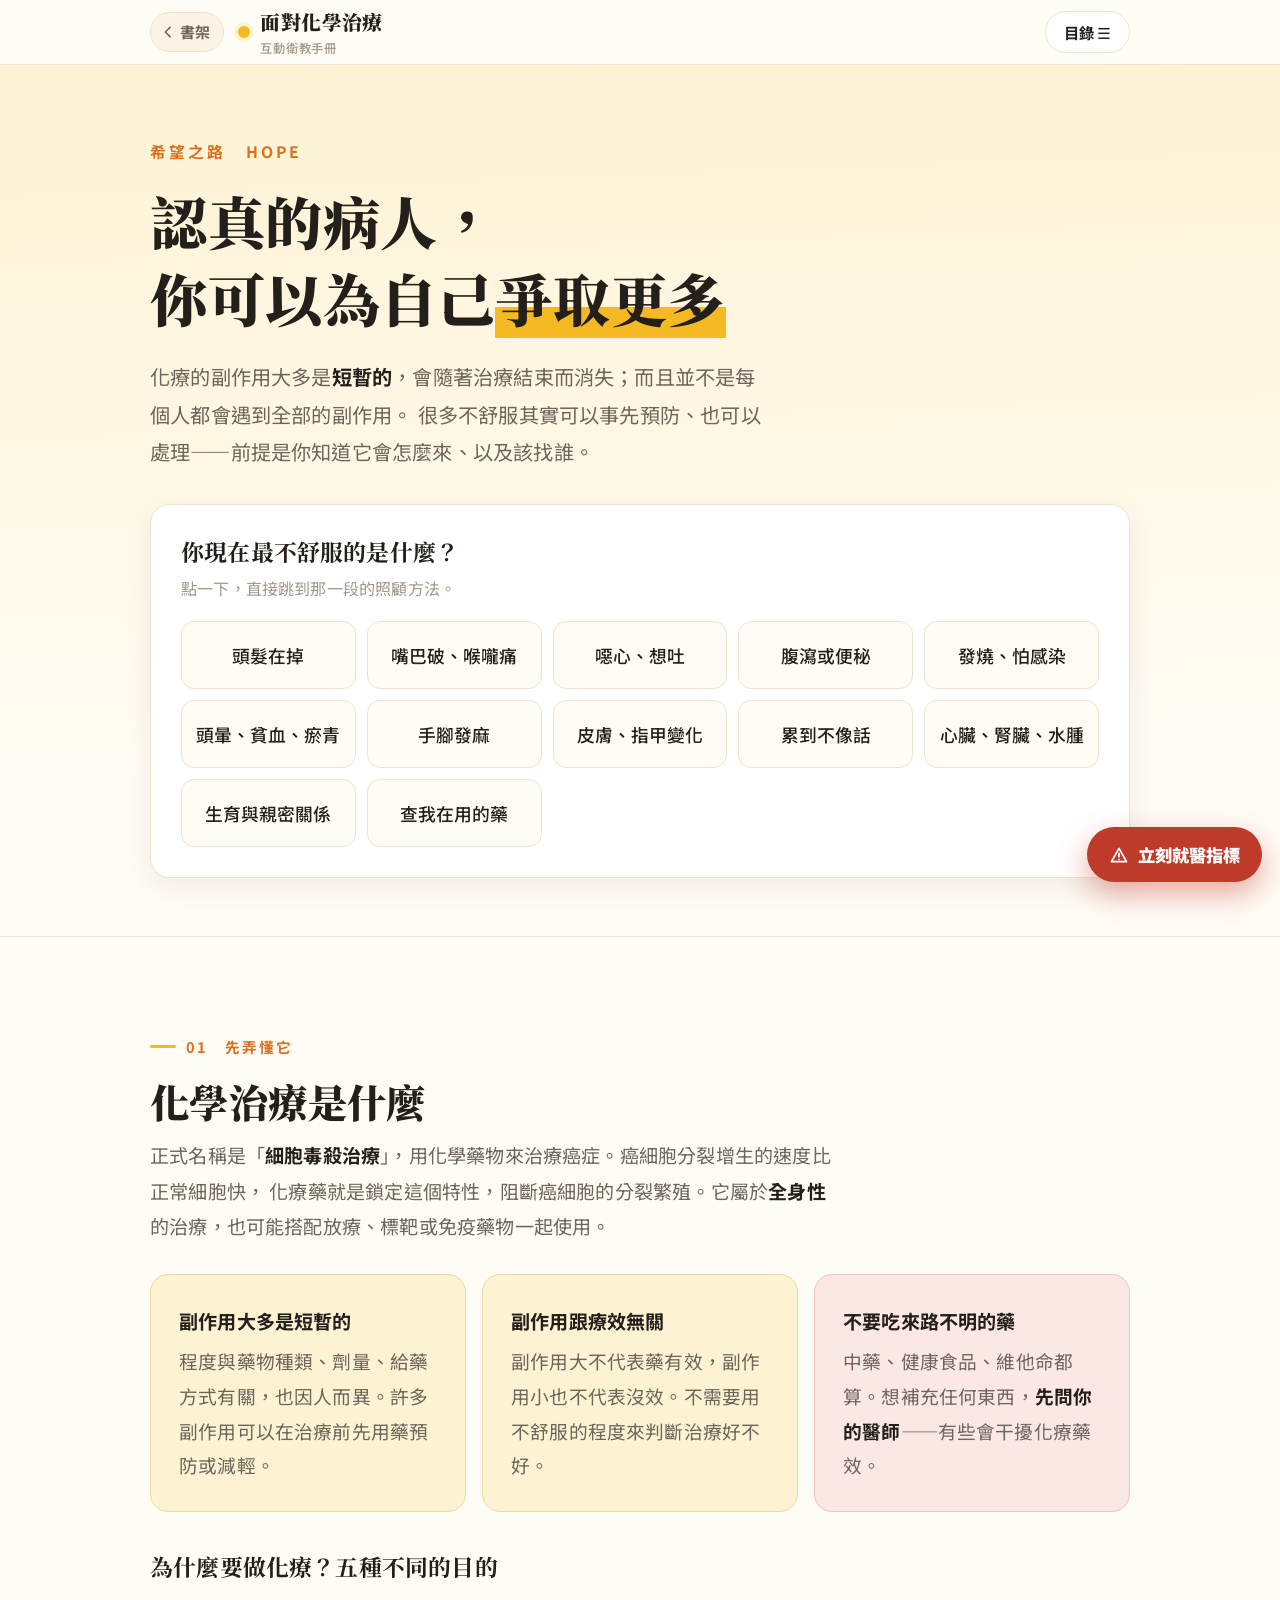
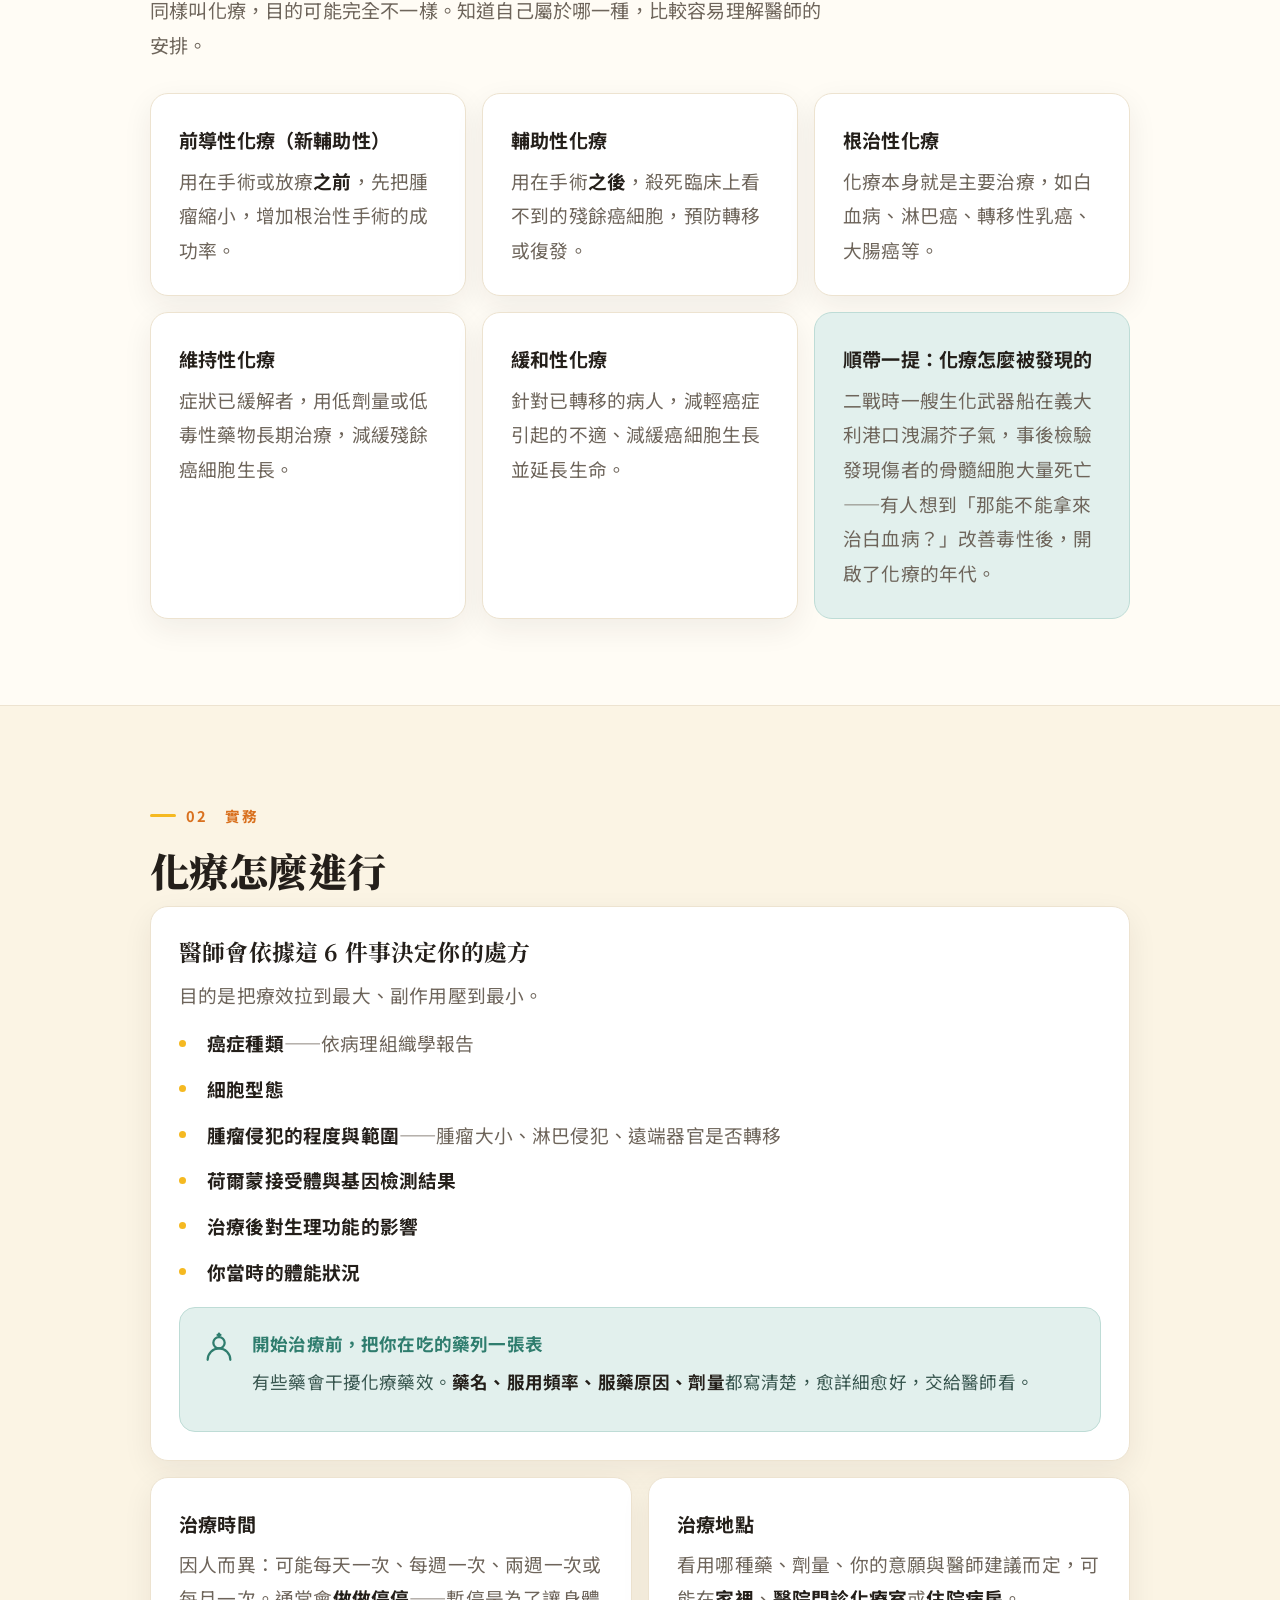
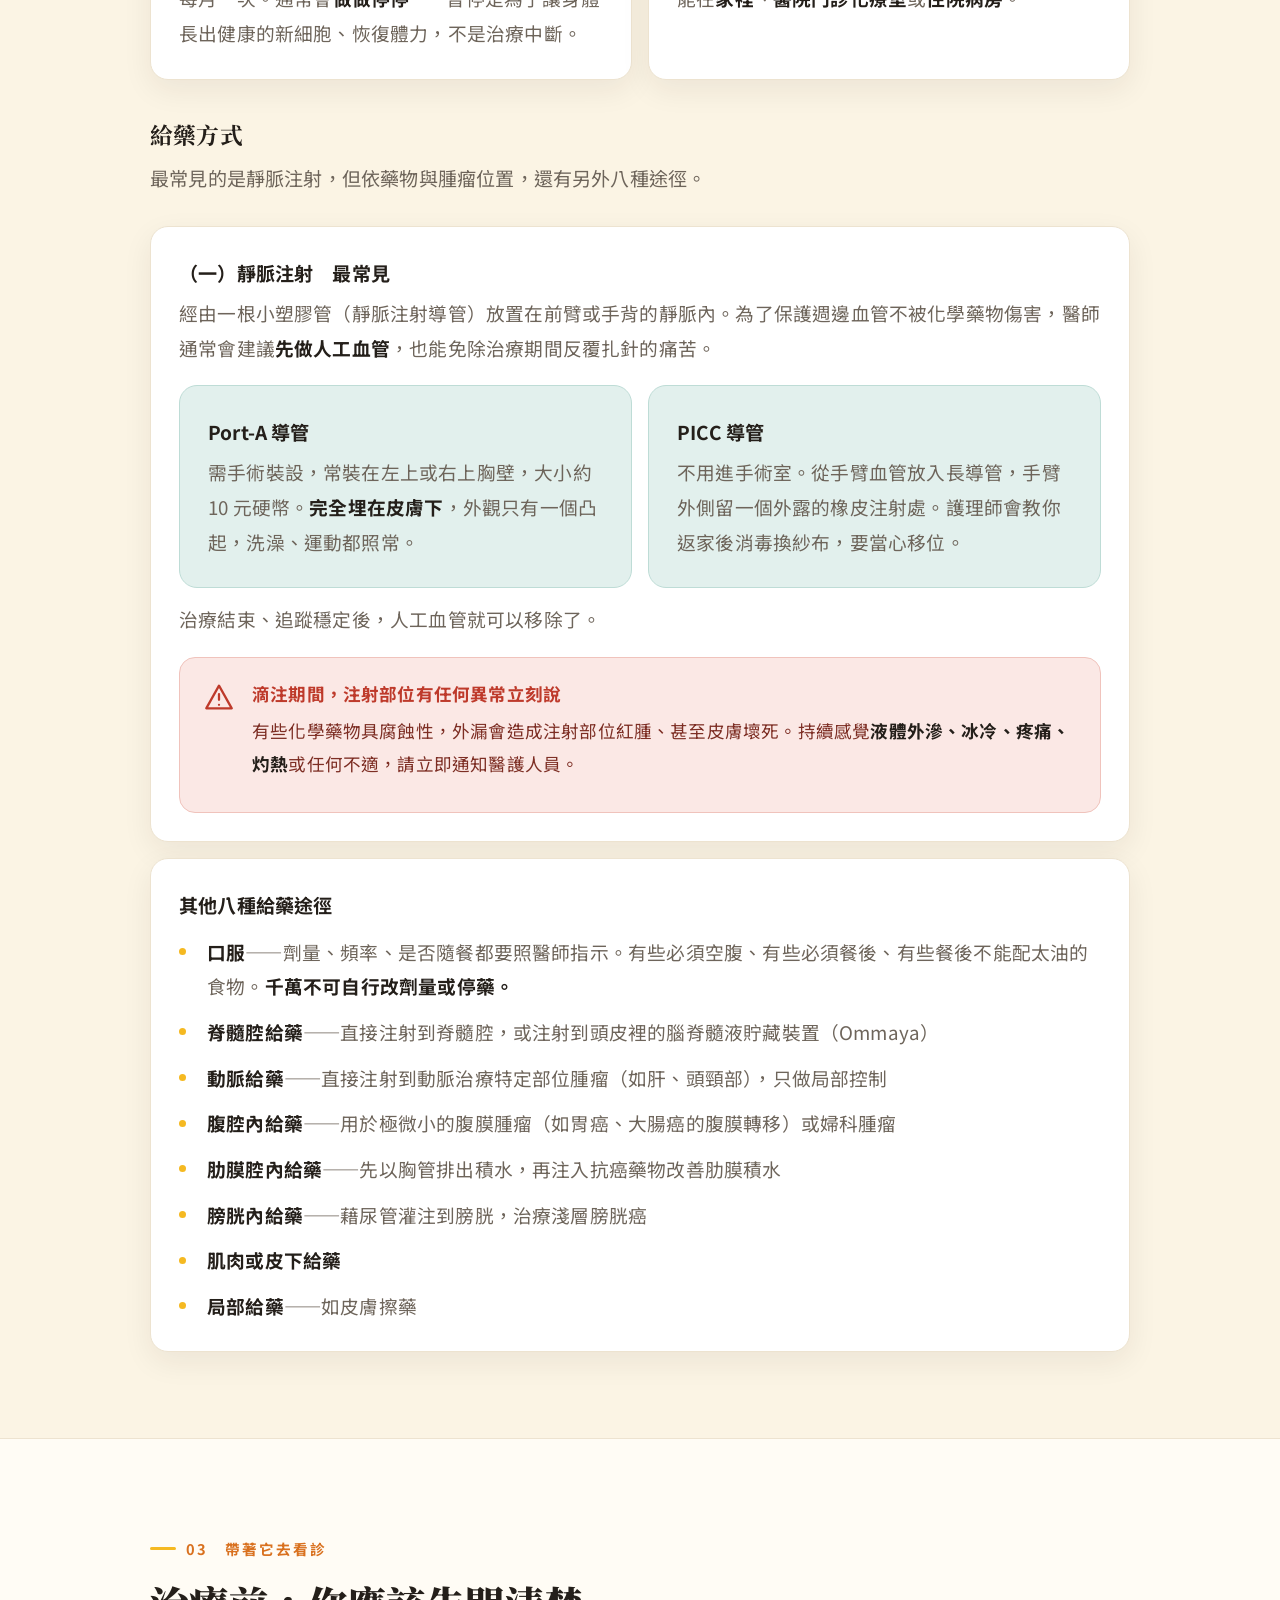
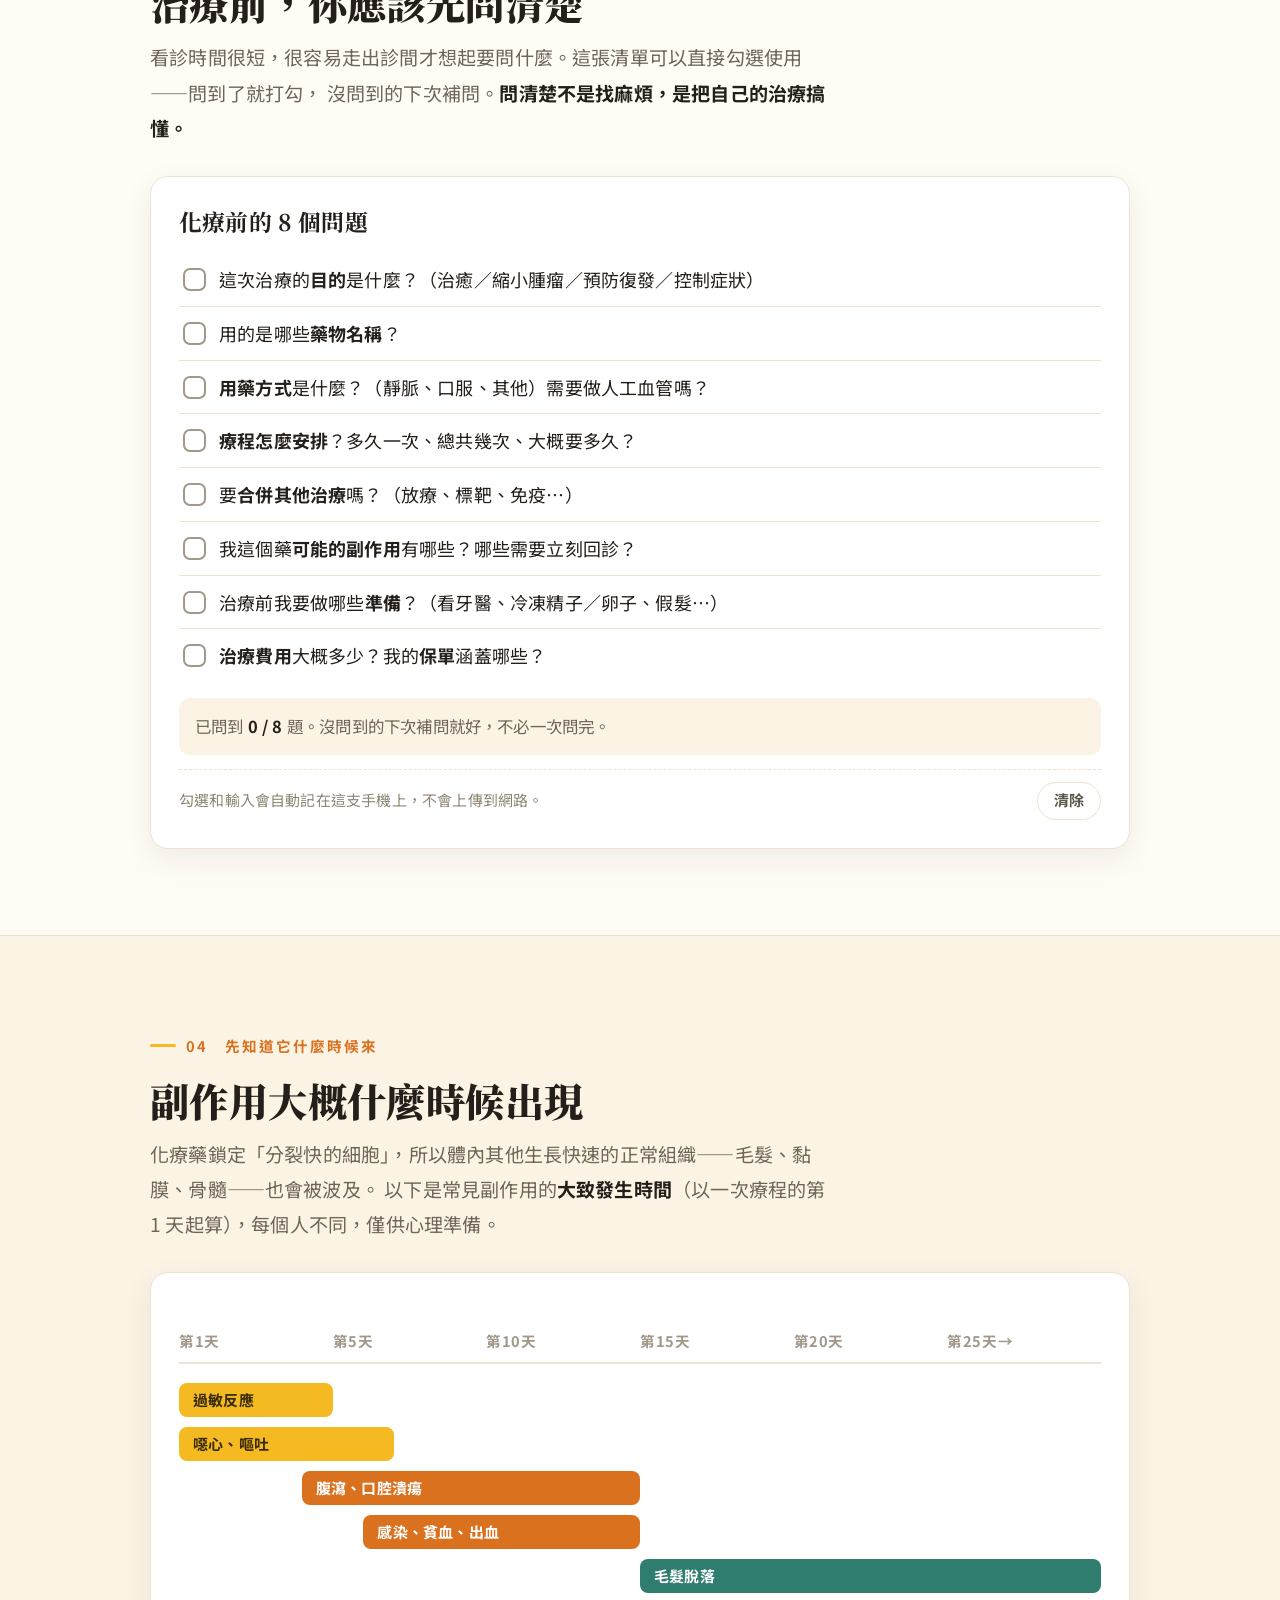
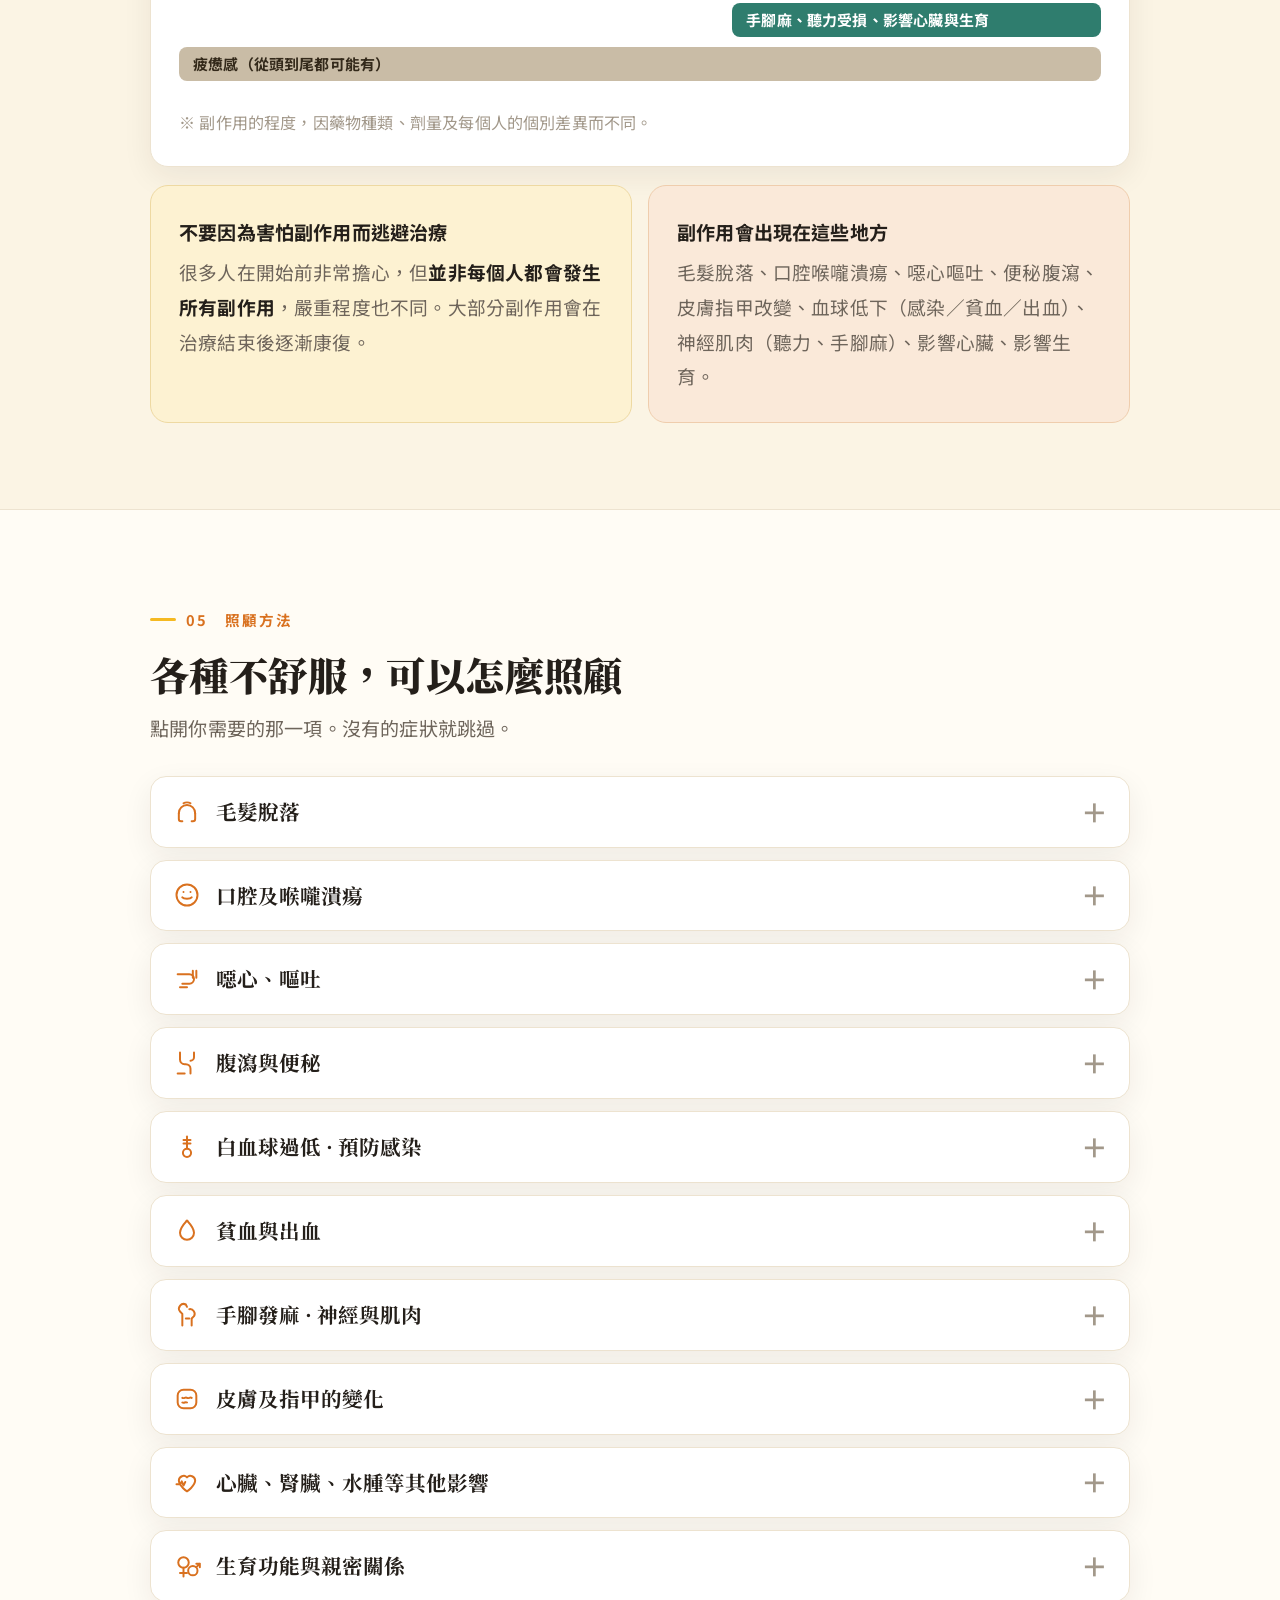
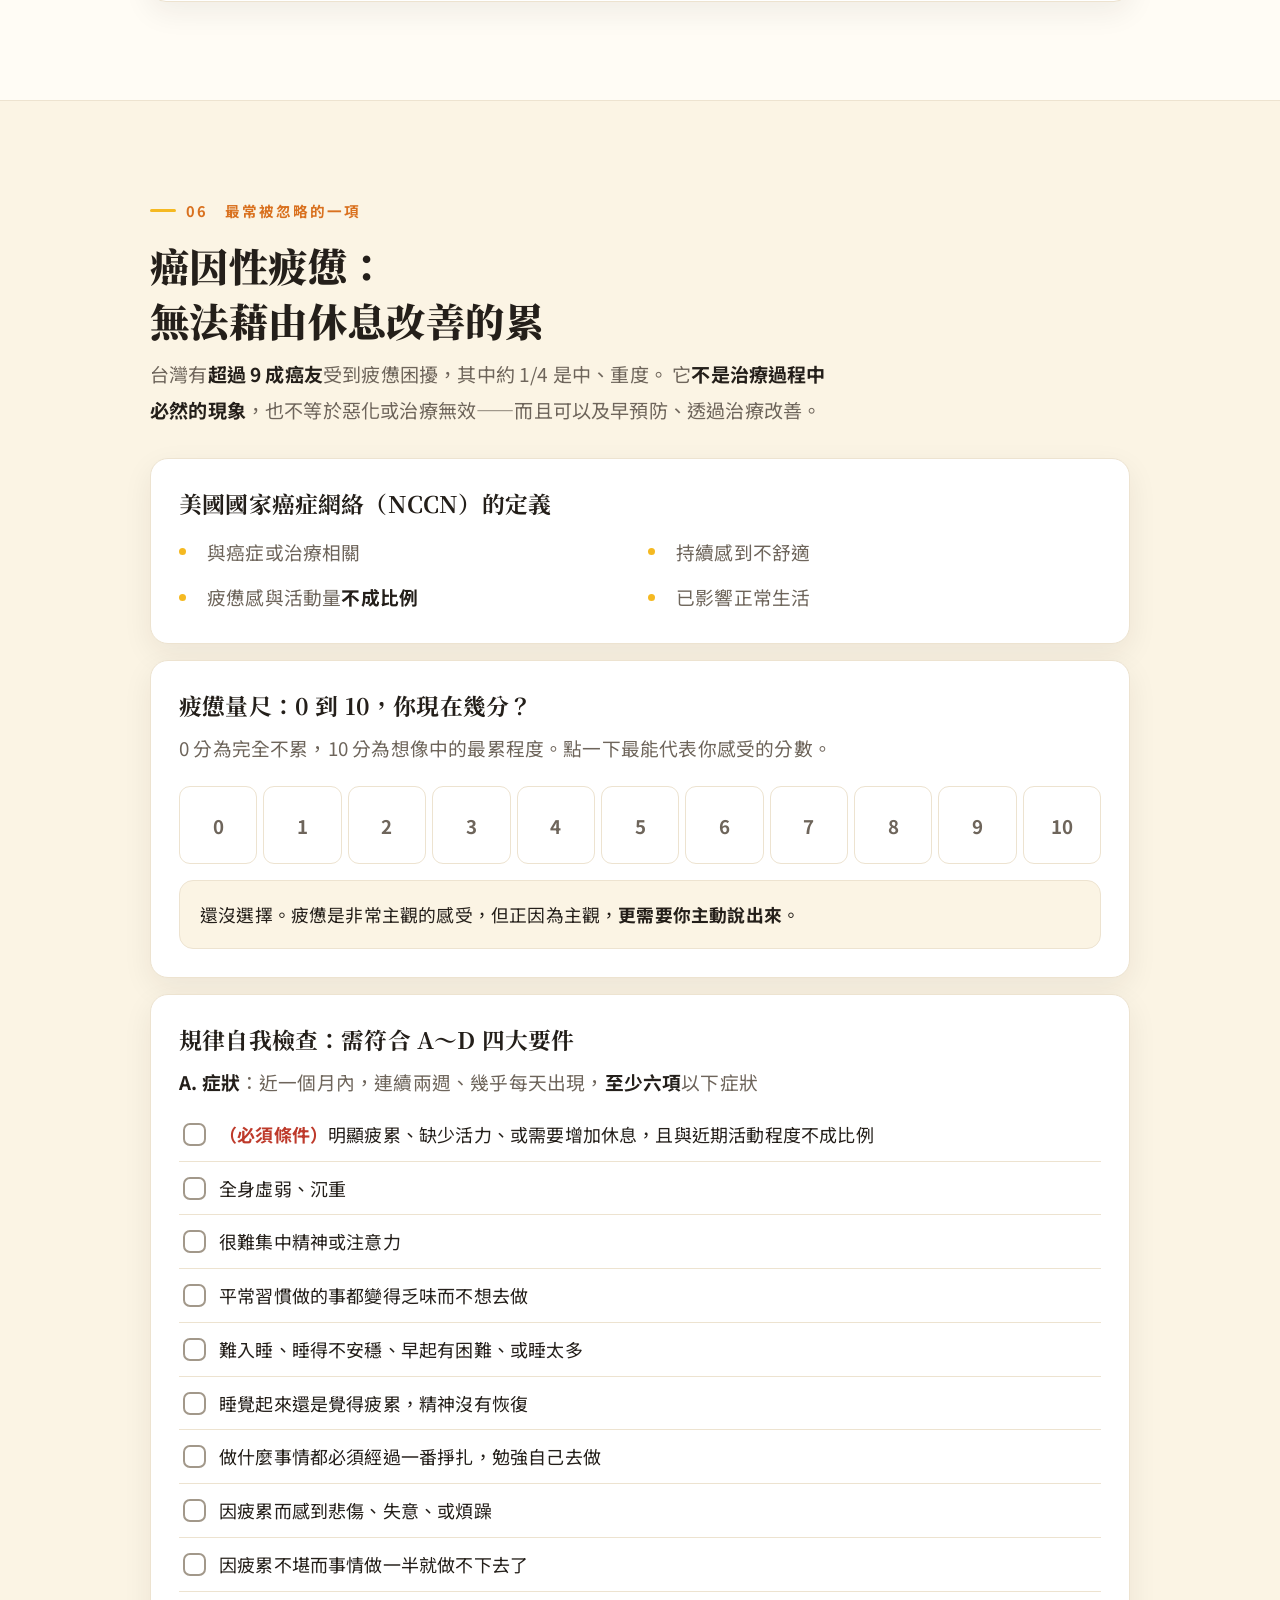
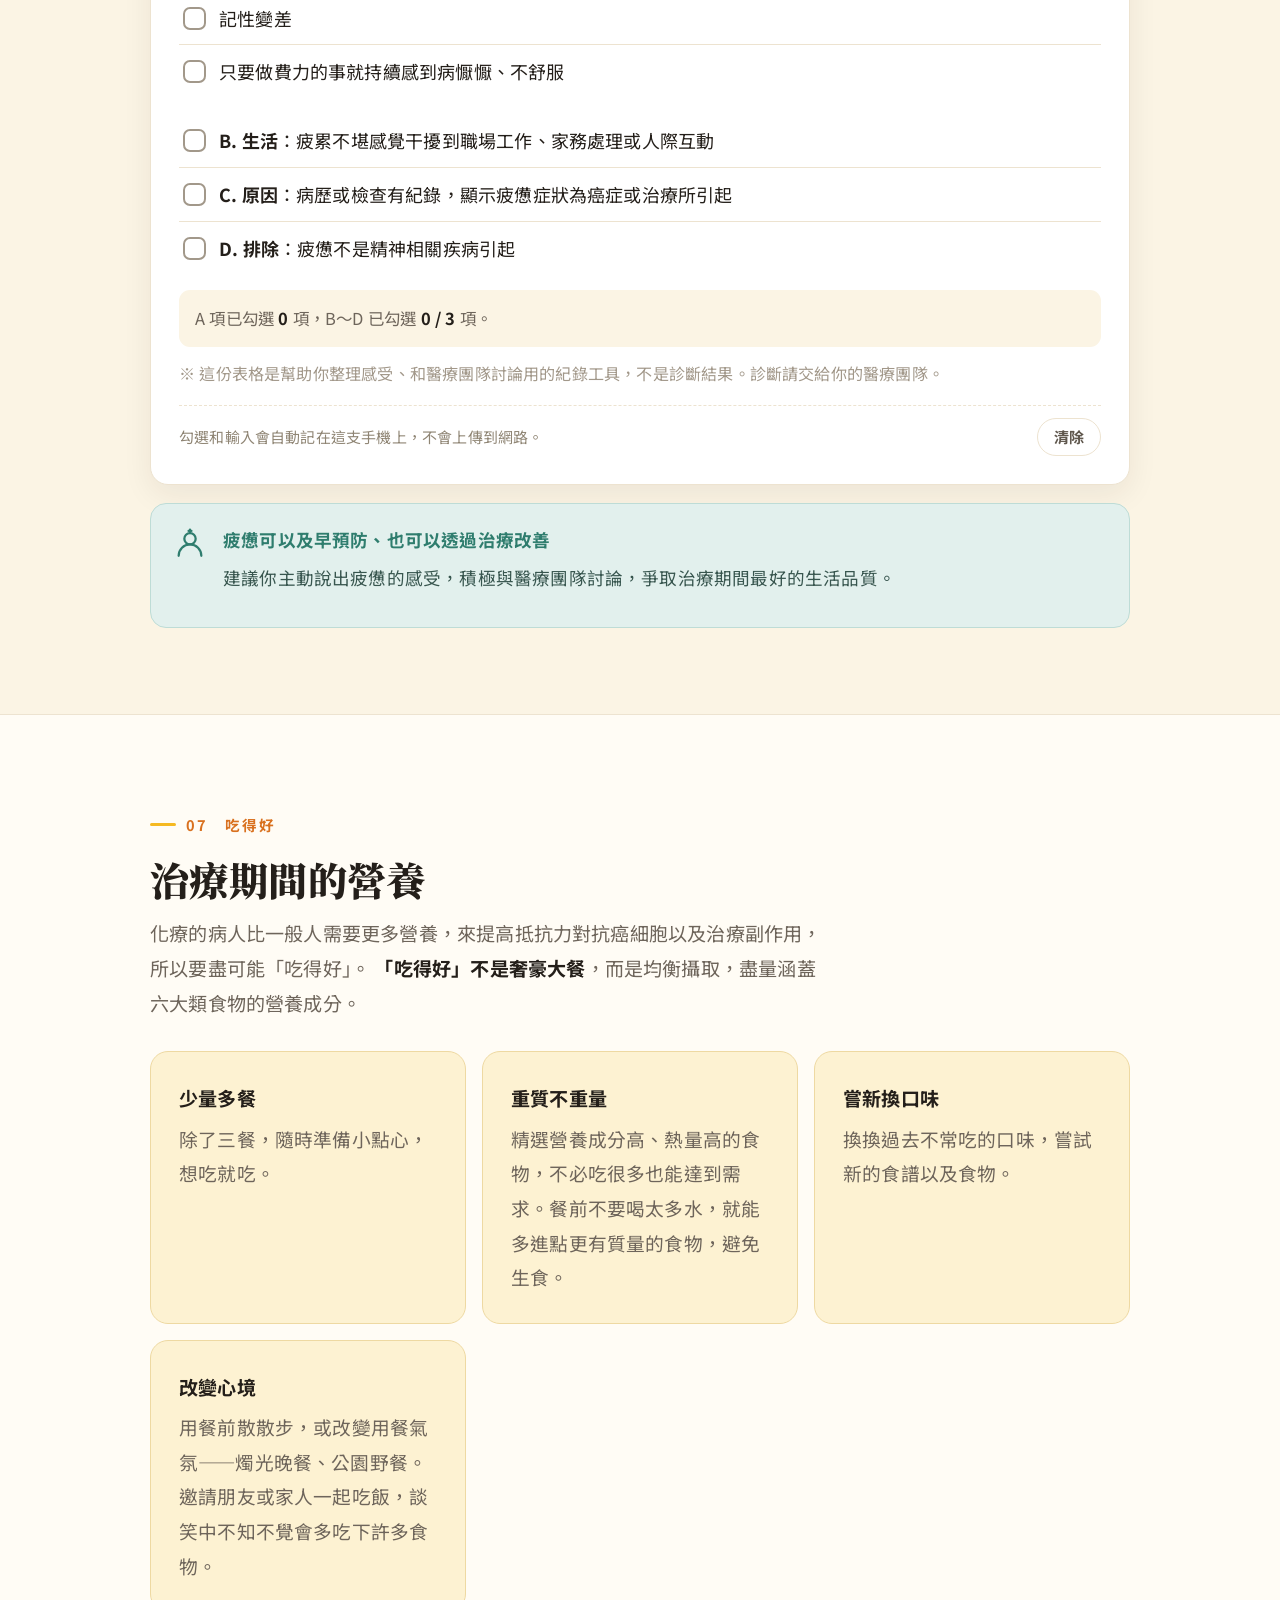
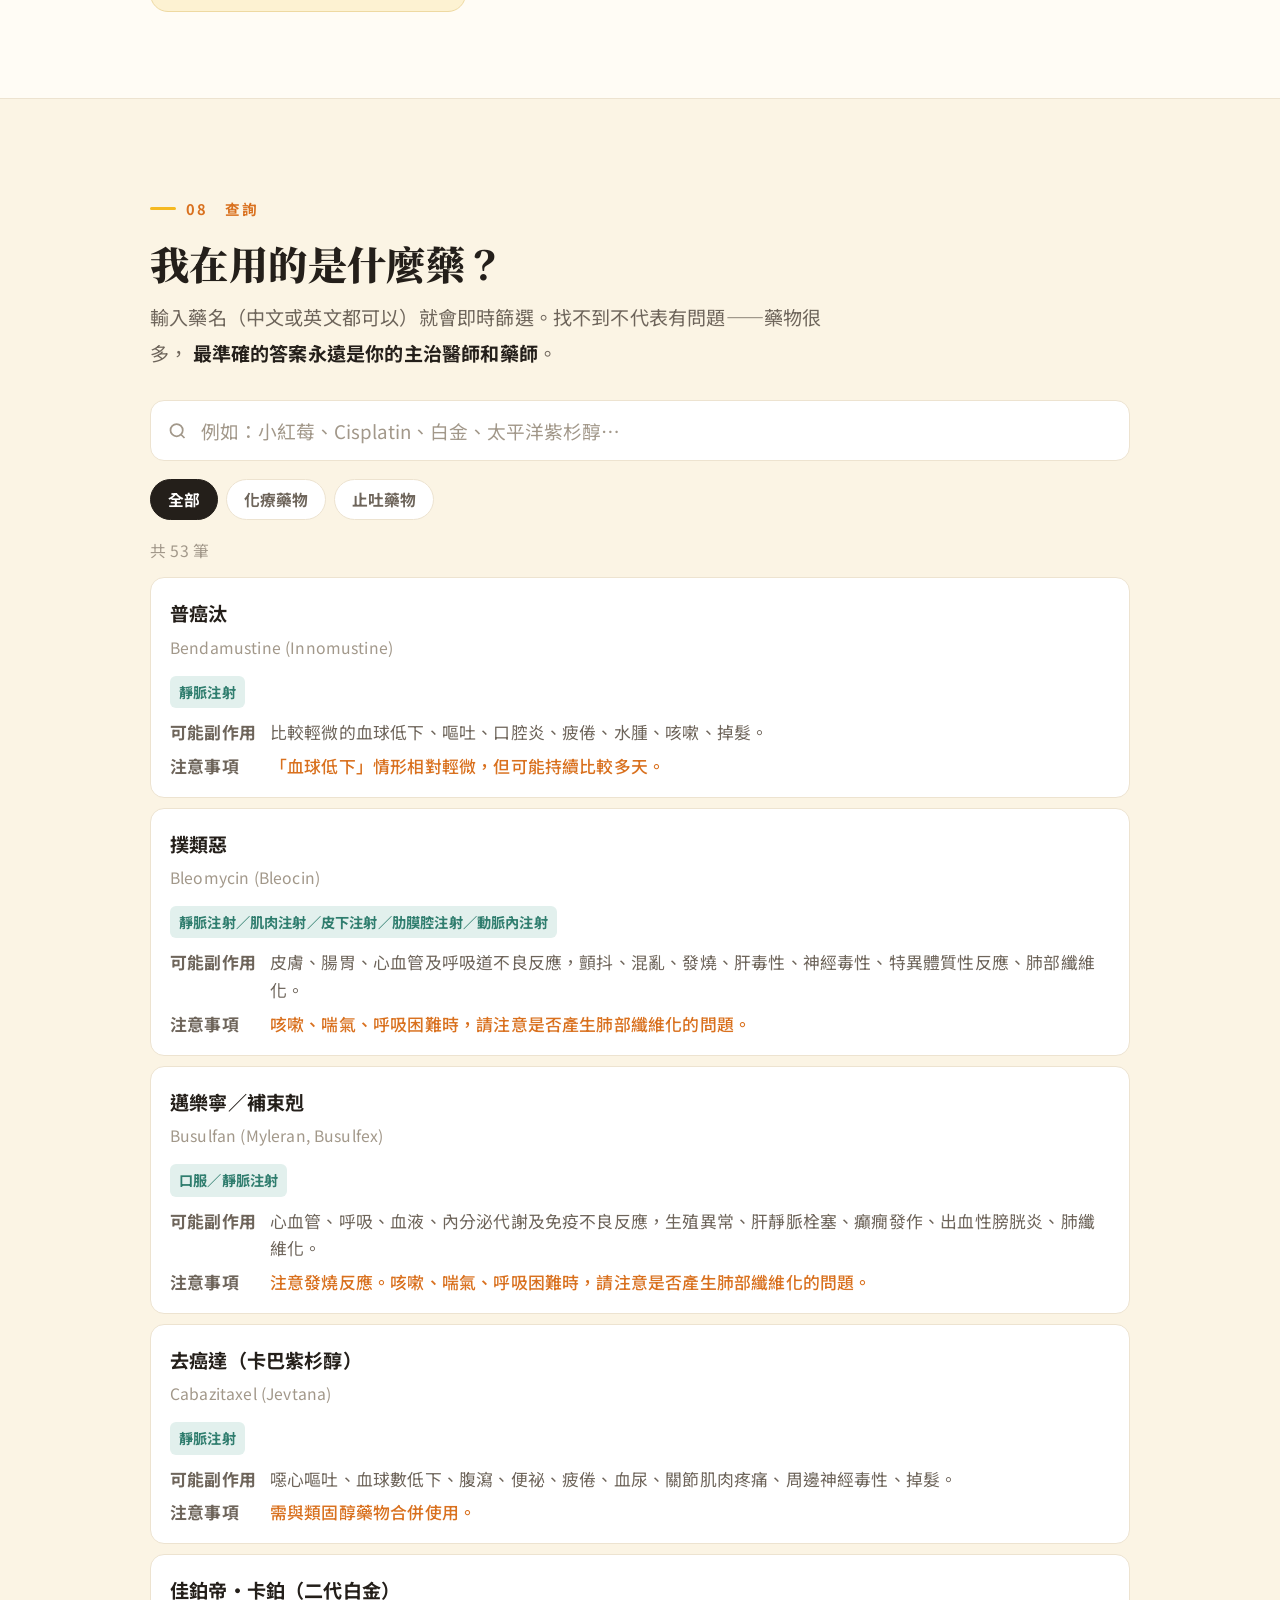
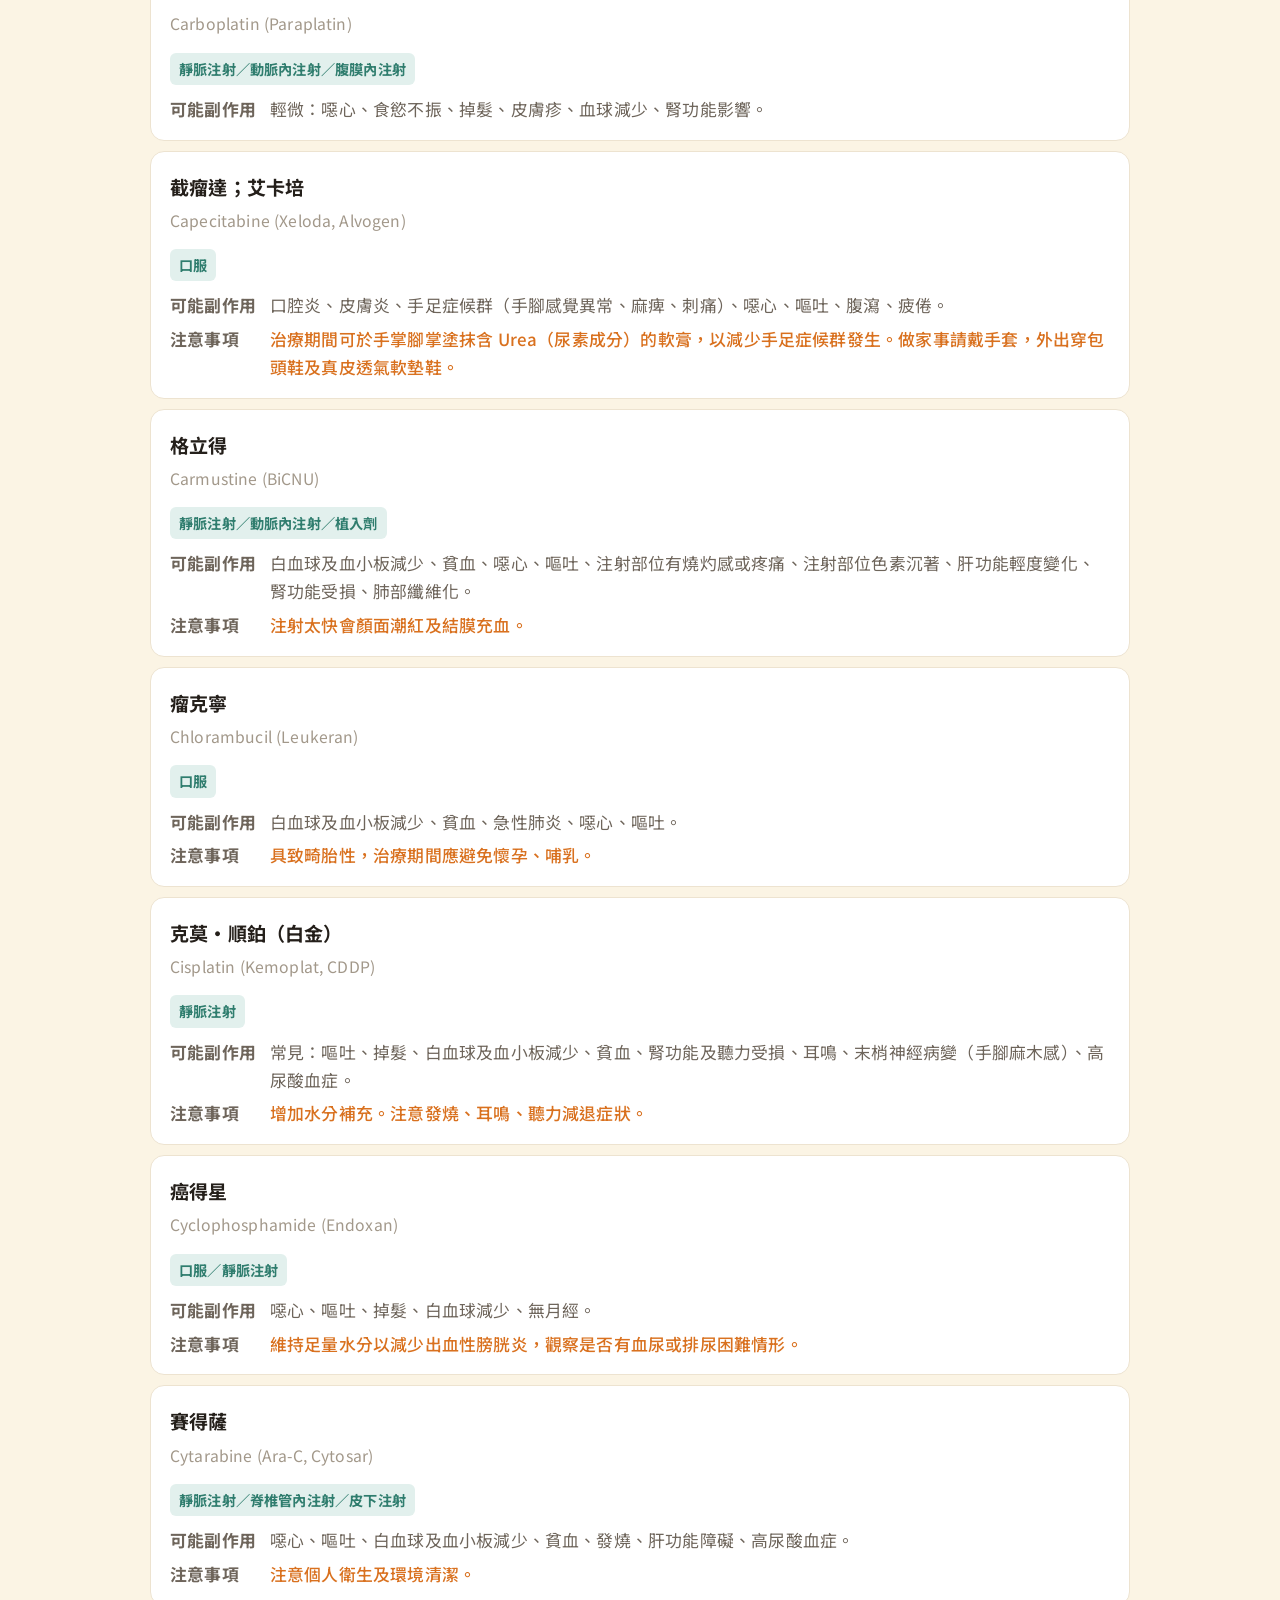
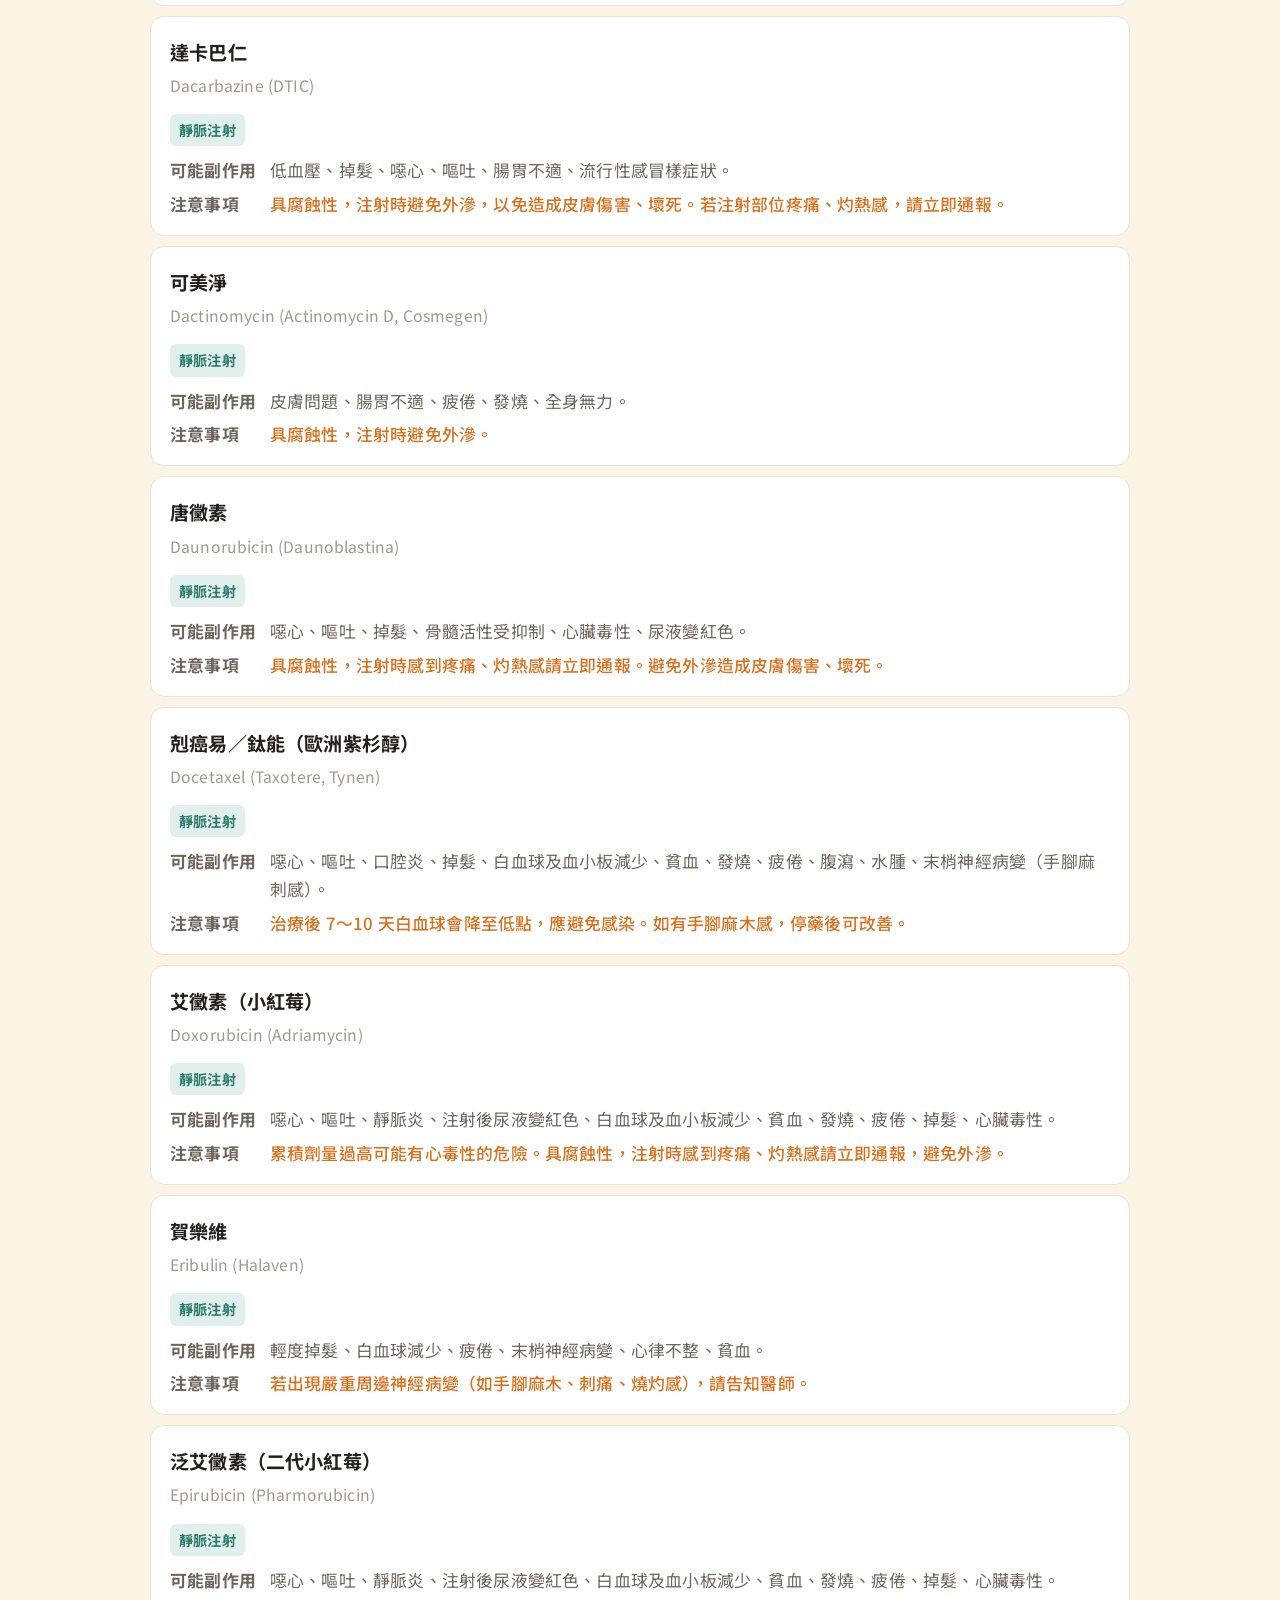
<file: chemo/index.html>
<!DOCTYPE html>
<html lang="zh-Hant">
<head>
<meta charset="UTF-8">
<meta name="viewport" content="width=device-width, initial-scale=1.0">
<title>面對化學治療 · 互動衛教手冊</title>
<meta name="description" content="化療期間的副作用照顧、緊急就醫指標、藥物查詢與資源。改編自癌症希望基金會《希望之路—面對化學治療》。">
<link rel="preconnect" href="https://fonts.googleapis.com">
<link rel="preconnect" href="https://fonts.gstatic.com" crossorigin>
<link href="https://fonts.googleapis.com/css2?family=Noto+Serif+TC:wght@600;700;900&family=Noto+Sans+TC:wght@400;500;700;900&display=swap" rel="stylesheet">
<style>
/* ============================================================
   THEME — 取自原手冊封面配色：暖黃、基金會橘，加一個沉靜的綠
   ============================================================ */
:root{
  --paper:#FFFCF5;
  --paper-2:#FBF4E4;
  --card:#FFFFFF;
  --ink:#241F1A;
  --ink-soft:#6E655B;
  --ink-faint:#A2988A;
  --line:#EDE3D0;

  --sun:#F5B921;      --sun-soft:#FDF2D2;
  --orange:#D9711F;   --orange-soft:#FAE9D9;
  --calm:#2F7D6E;     --calm-soft:#E2F0ED;
  --alert:#BE3A2B;    --alert-soft:#FBE8E5;

  --f-disp:'Noto Serif TC',serif;
  --f-body:'Noto Sans TC',system-ui,sans-serif;
  --ease:cubic-bezier(.16,1,.3,1);
  --shadow:0 10px 30px rgba(36,31,26,.07);
  --wrap:min(980px,100% - 2.4rem);
}
*{margin:0;padding:0;box-sizing:border-box}
html{scroll-behavior:smooth;scroll-padding-top:74px}
@media (prefers-reduced-motion:reduce){
  html{scroll-behavior:auto}
  *{animation-duration:.01ms!important;transition-duration:.01ms!important}
}
body{
  background:var(--paper);color:var(--ink);
  font-family:var(--f-body);font-weight:400;
  font-size:clamp(17px,1.05rem + .15vw,19px);
  line-height:1.85;letter-spacing:.01em;
  -webkit-text-size-adjust:100%;
}
:focus-visible{outline:3px solid var(--orange);outline-offset:3px;border-radius:6px}

/* ============================================================
   頂列 + 目錄
   ============================================================ */
.topbar{
  position:sticky;top:0;z-index:60;background:rgba(255,252,245,.94);
  backdrop-filter:blur(10px);border-bottom:1px solid var(--line);
}
.topbar-in{width:var(--wrap);margin:0 auto;display:flex;align-items:center;gap:14px;
  height:64px}
.brand{font-family:var(--f-disp);font-weight:900;font-size:1.06em;letter-spacing:.02em;
  display:flex;align-items:center;gap:10px;color:var(--ink);text-decoration:none}
.brand .dot{width:12px;height:12px;border-radius:50%;background:var(--sun);
  box-shadow:0 0 0 4px var(--sun-soft);flex:none}
.brand small{font-family:var(--f-body);font-weight:500;font-size:.62em;color:var(--ink-faint);
  letter-spacing:.06em;display:block;margin-top:-4px}
.nav-btn{margin-left:auto;border:1.5px solid var(--line);background:var(--card);
  border-radius:999px;padding:9px 18px;font-family:var(--f-body);font-size:.82em;
  font-weight:700;color:var(--ink);cursor:pointer;transition:.2s var(--ease)}
.nav-btn:hover{border-color:var(--orange);color:var(--orange)}

.toc{position:fixed;inset:0;z-index:90;background:rgba(36,31,26,.55);
  display:none;justify-content:flex-end}
.toc.open{display:flex}
.toc-panel{background:var(--paper);width:min(400px,88vw);height:100%;overflow-y:auto;
  padding:28px 26px 60px;box-shadow:-20px 0 60px rgba(0,0,0,.2)}
.toc-panel h3{font-family:var(--f-disp);font-size:1.3em;margin-bottom:6px}
.toc-panel p.hint{font-size:.8em;color:var(--ink-faint);margin-bottom:20px}
.toc-panel a{display:block;padding:13px 4px;border-bottom:1px solid var(--line);
  color:var(--ink);text-decoration:none;font-weight:500;font-size:.95em;transition:.15s}
.toc-panel a:hover{color:var(--orange);padding-left:10px}
.toc-panel a i{color:var(--ink-faint);font-style:normal;font-size:.82em;margin-right:12px;
  font-variant-numeric:tabular-nums}
.toc-close{float:right;border:none;background:var(--paper-2);border-radius:999px;
  width:38px;height:38px;font-size:1.1em;cursor:pointer;color:var(--ink-soft)}

/* ============================================================
   版面
   ============================================================ */
.wrap{width:var(--wrap);margin:0 auto}
section.band{padding:clamp(48px,7vw,86px) 0;border-top:1px solid var(--line)}
section.band.tint{background:var(--paper-2)}
.eyebrow{display:inline-flex;align-items:center;gap:10px;font-size:.78em;font-weight:700;
  letter-spacing:.14em;color:var(--orange);margin-bottom:14px}
.eyebrow::before{content:"";width:26px;height:3px;background:var(--sun);border-radius:2px}
h1{font-family:var(--f-disp);font-weight:900;line-height:1.35;letter-spacing:.01em;
  font-size:clamp(2.05em,5.4vw,3.05em)}
h2{font-family:var(--f-disp);font-weight:900;line-height:1.4;letter-spacing:.01em;
  font-size:clamp(1.6em,3.6vw,2.1em);margin-bottom:8px}
h3{font-family:var(--f-disp);font-weight:700;font-size:1.22em;line-height:1.5;
  margin-bottom:8px}
h4{font-weight:700;font-size:1.02em;margin-bottom:6px}
p{margin-bottom:1.05em}
p:last-child{margin-bottom:0}
.sub{color:var(--ink-soft);font-size:1.02em;max-width:62ch;margin-bottom:1.6em}
b,strong{font-weight:700;color:var(--ink)}
.soft{color:var(--ink-soft)} .faint{color:var(--ink-faint);font-size:.86em}

/* ============================================================
   HERO
   ============================================================ */
.hero{padding:clamp(40px,6vw,72px) 0 clamp(38px,5vw,58px);
  background:linear-gradient(178deg,var(--sun-soft) 0%,var(--paper) 78%)}
.hero .kicker{font-size:.84em;letter-spacing:.2em;color:var(--orange);font-weight:700;
  margin-bottom:16px}
.hero h1 em{font-style:normal;background:linear-gradient(transparent 62%,var(--sun) 62%)}
.hero .lede{margin-top:22px;font-size:1.08em;color:var(--ink-soft);max-width:56ch}

/* 症狀快選 —— 這份手冊的主入口 */
.picker{margin-top:34px;background:var(--card);border:1.5px solid var(--line);
  border-radius:20px;padding:clamp(22px,3vw,30px);box-shadow:var(--shadow)}
.picker h3{margin-bottom:4px}
.picker .why{font-size:.86em;color:var(--ink-faint);margin-bottom:18px}
.sym-grid{display:grid;gap:11px;
  grid-template-columns:repeat(auto-fill,minmax(min(100%,146px),1fr));
  /* 1fr 讓所有列等高：否則各列會依自己最高的內容各自算，換行數不同就會參差 */
  grid-auto-rows:1fr}
.sym{display:flex;align-items:center;justify-content:center;background:var(--paper);
  border:1.5px solid var(--line);border-radius:13px;padding:16px 12px;min-height:68px;
  font-family:var(--f-body);font-size:.95em;font-weight:500;color:var(--ink);
  text-align:center;cursor:pointer;transition:.18s var(--ease);line-height:1.45}
.sym:hover{border-color:var(--orange);background:var(--orange-soft);transform:translateY(-2px)}

/* ============================================================
   卡片 / 清單
   ============================================================ */
.card{background:var(--card);border:1.5px solid var(--line);border-radius:18px;
  padding:clamp(20px,2.6vw,28px);box-shadow:var(--shadow)}
.card + .card{margin-top:16px}
/* 格線內的卡片由 gap 控制間距，不能再吃到堆疊用的 margin，否則第 2 張之後會被往下推 */
.grid2 > .card + .card,
.grid3 > .card + .card{margin-top:0}
.grid2,.grid3{align-items:stretch}
/* min(100%,…) 是必要的：巢狀在卡片或手風琴裡時，容器可用寬度可能小於
   minmax 的最小值，沒有 min() 就會撐破容器造成整頁橫向捲動 */
.grid2{display:grid;gap:16px;grid-template-columns:repeat(auto-fit,minmax(min(100%,290px),1fr))}
.grid3{display:grid;gap:16px;grid-template-columns:repeat(auto-fit,minmax(min(100%,230px),1fr))}
.card.sun{background:var(--sun-soft);border-color:#EED9A2;box-shadow:none}
.card.calm{background:var(--calm-soft);border-color:#BEDCD6;box-shadow:none}
.card.warn{background:var(--orange-soft);border-color:#EFCDAD;box-shadow:none}
.card.bad{background:var(--alert-soft);border-color:#F0C3BC;box-shadow:none}
.card h3 .n{display:inline-flex;align-items:center;justify-content:center;
  width:30px;height:30px;border-radius:9px;background:var(--sun);color:#3A2C05;
  font-family:var(--f-body);font-size:.62em;font-weight:900;margin-right:11px;
  vertical-align:2px}

ul.bul{list-style:none;display:flex;flex-direction:column;gap:11px}
ul.bul li{position:relative;padding-left:1.5em;color:var(--ink-soft)}
ul.bul li::before{content:"";position:absolute;left:0;top:.72em;width:7px;height:7px;
  border-radius:50%;background:var(--sun)}
ul.bul.g li::before{background:var(--calm)}
ul.bul.r li::before{background:var(--alert)}
ul.bul li b{color:var(--ink)}

.pill{display:inline-flex;align-items:center;gap:8px;background:var(--card);
  border:1.5px solid var(--line);border-radius:999px;padding:7px 15px;
  font-size:.84em;font-weight:500;margin:0 7px 7px 0}
.pill.on{background:var(--calm-soft);border-color:#BEDCD6;color:var(--calm);font-weight:700}
.pill.no{background:var(--alert-soft);border-color:#F0C3BC;color:var(--alert);font-weight:700}

/* 護理師小叮嚀 */
.nurse{display:flex;gap:16px;background:var(--calm-soft);border:1.5px solid #BEDCD6;
  border-radius:16px;padding:20px 22px;margin-top:18px}
.nurse svg{width:34px;height:34px;flex:none;stroke:var(--calm);fill:none;stroke-width:1.6;
  stroke-linecap:round;stroke-linejoin:round;margin-top:2px}
.nurse .t{font-weight:700;color:var(--calm);margin-bottom:5px;font-size:.94em}
.nurse p{font-size:.94em;color:#38564F;margin-bottom:.7em}

/* ============================================================
   緊急就醫（常駐鈕 + 面板）
   ============================================================ */
.sos-fab{position:fixed;right:18px;bottom:18px;z-index:70;background:var(--alert);
  color:#fff;border:none;border-radius:999px;padding:15px 22px;font-family:var(--f-body);
  font-weight:900;font-size:.92em;cursor:pointer;display:flex;align-items:center;gap:9px;
  box-shadow:0 12px 30px rgba(190,58,43,.42);transition:.2s var(--ease)}
.sos-fab:hover{transform:translateY(-2px);box-shadow:0 16px 36px rgba(190,58,43,.5)}
.sos-fab svg{width:20px;height:20px;stroke:#fff;fill:none;stroke-width:2.1;
  stroke-linecap:round;stroke-linejoin:round}
.sos-modal{position:fixed;inset:0;z-index:95;background:rgba(36,31,26,.62);
  display:none;align-items:center;justify-content:center;padding:20px}
.sos-modal.open{display:flex}
.sos-panel{background:var(--card);border-radius:22px;max-width:640px;width:100%;
  max-height:88vh;overflow-y:auto;padding:clamp(24px,4vw,36px);
  border-top:8px solid var(--alert)}
.sos-panel h3{color:var(--alert);font-size:1.42em;margin-bottom:4px}
.sos-list{list-style:none;display:flex;flex-direction:column;gap:12px;margin:20px 0}
.sos-list li{display:flex;gap:13px;align-items:flex-start;background:var(--alert-soft);
  border-radius:12px;padding:14px 16px;font-weight:500;line-height:1.6}
.sos-list li span.mk{flex:none;width:26px;height:26px;border-radius:50%;background:var(--alert);
  color:#fff;font-size:.74em;font-weight:900;display:flex;align-items:center;
  justify-content:center;margin-top:2px}
.sos-close{width:100%;margin-top:6px;background:var(--ink);color:#fff;border:none;
  border-radius:12px;padding:15px;font-family:var(--f-body);font-weight:700;
  font-size:.95em;cursor:pointer}

/* ============================================================
   時間軸
   ============================================================ */
.tl{margin-top:26px;overflow-x:auto;padding-bottom:8px}
.tl-in{min-width:640px}
.tl-head{display:grid;grid-template-columns:repeat(6,1fr);font-size:.78em;
  color:var(--ink-faint);font-weight:700;border-bottom:2px solid var(--line);
  padding-bottom:8px;margin-bottom:14px;letter-spacing:.04em}
.tl-row{display:grid;grid-template-columns:repeat(30,1fr);align-items:center;
  height:44px;position:relative}
.tl-bar{grid-row:1;border-radius:8px;height:34px;display:flex;align-items:center;
  padding:0 14px;font-size:.8em;font-weight:700;white-space:nowrap;color:#3A2C05}
.tl-bar.a{background:var(--sun)}
.tl-bar.b{background:var(--orange);color:#fff}
.tl-bar.c{background:var(--calm);color:#fff}
.tl-bar.d{background:#C9BCA6;color:#33291A}

/* ============================================================
   手風琴（各症狀照顧）
   ============================================================ */
.acc{border:1.5px solid var(--line);border-radius:16px;background:var(--card);
  overflow:hidden;margin-bottom:12px;box-shadow:var(--shadow)}
.acc.hit{border-color:var(--orange);box-shadow:0 0 0 4px var(--orange-soft)}
.acc-h{width:100%;display:flex;align-items:center;gap:15px;padding:20px 22px;
  background:none;border:none;cursor:pointer;font-family:var(--f-disp);font-weight:700;
  font-size:1.1em;color:var(--ink);text-align:left;line-height:1.45}
.acc-h svg.ic{width:28px;height:28px;flex:none;stroke:var(--orange);fill:none;
  stroke-width:1.7;stroke-linecap:round;stroke-linejoin:round}
.acc-h .cv{margin-left:auto;flex:none;width:26px;height:26px;color:var(--ink-faint);
  transition:transform .3s var(--ease);font-size:1.3em;line-height:1;font-family:var(--f-body)}
.acc.open .acc-h .cv{transform:rotate(45deg);color:var(--orange)}
.acc-b{display:none;padding:0 22px 24px;border-top:1px solid var(--line);margin-top:-1px}
.acc.open .acc-b{display:block;padding-top:20px}

/* ============================================================
   互動：清單勾選、量尺、藥物搜尋
   ============================================================ */
.chk{display:flex;align-items:flex-start;gap:13px;padding:12px 4px;
  border-bottom:1px solid var(--line);cursor:pointer;line-height:1.6}
.chk:last-child{border-bottom:none}
.chk input{appearance:none;width:23px;height:23px;flex:none;margin-top:3px;
  border:2px solid var(--ink-faint);border-radius:7px;cursor:pointer;transition:.15s;
  position:relative;background:var(--card)}
.chk input:checked{background:var(--calm);border-color:var(--calm)}
.chk input:checked::after{content:"✓";position:absolute;inset:0;color:#fff;
  font-size:15px;font-weight:900;display:flex;align-items:center;justify-content:center}
.chk input:checked ~ span{color:var(--ink-faint);text-decoration:line-through}
.chk span{font-size:.96em}
.chk span em{font-style:normal;font-weight:700;color:var(--alert)}
.chk-note{margin-top:16px;font-size:.88em;color:var(--ink-soft);background:var(--paper-2);
  border-radius:11px;padding:13px 16px}

/* 量尺用 grid 不用 flex：格線的每一格寬度固定相等，
   換行時最後一排不會被 flex-grow 撐大 */
.scale{display:grid;grid-template-columns:repeat(11,1fr);gap:6px;margin:20px 0 16px}
.scale button{width:100%;padding:0;aspect-ratio:1;border:1.5px solid var(--line);
  background:var(--card);border-radius:11px;font-family:var(--f-body);font-weight:700;
  font-size:1em;color:var(--ink-soft);cursor:pointer;transition:.15s var(--ease)}
.scale button:hover{border-color:var(--orange)}
.scale button.sel{background:var(--orange);border-color:var(--orange);color:#fff;
  transform:scale(1.08)}
.scale-out{border-radius:14px;padding:18px 20px;font-size:.95em;line-height:1.72;
  background:var(--paper-2);border:1.5px solid var(--line)}
.scale-out.low{background:var(--calm-soft);border-color:#BEDCD6}
.scale-out.high{background:var(--orange-soft);border-color:#EFCDAD}
.scale-out .lv{font-family:var(--f-disp);font-weight:900;font-size:1.15em;
  display:block;margin-bottom:5px}

.search-box{position:relative;margin-bottom:18px}
.search-box input{width:100%;border:1.5px solid var(--line);border-radius:14px;
  padding:16px 18px 16px 50px;font-family:var(--f-body);font-size:1em;background:var(--card);
  color:var(--ink)}
.search-box input::placeholder{color:var(--ink-faint)}
.search-box svg{position:absolute;left:17px;top:50%;transform:translateY(-50%);
  width:21px;height:21px;stroke:var(--ink-faint);fill:none;stroke-width:2}
.drug-tabs{display:flex;gap:8px;margin-bottom:16px;flex-wrap:wrap}
.drug-tabs button{border:1.5px solid var(--line);background:var(--card);border-radius:999px;
  padding:8px 17px;font-family:var(--f-body);font-size:.84em;font-weight:700;
  color:var(--ink-soft);cursor:pointer}
.drug-tabs button.on{background:var(--ink);border-color:var(--ink);color:#fff}
.drug-count{font-size:.84em;color:var(--ink-faint);margin-bottom:12px}
.drug{border:1.5px solid var(--line);border-radius:14px;background:var(--card);
  padding:17px 19px;margin-bottom:10px}
.drug .nm{font-weight:700;font-size:1.02em;margin-bottom:2px}
.drug .en{font-size:.84em;color:var(--ink-faint);margin-bottom:11px;letter-spacing:.01em}
.drug .rt{display:inline-block;font-size:.76em;font-weight:700;color:var(--calm);
  background:var(--calm-soft);border-radius:6px;padding:3px 9px;margin-bottom:10px}
.drug dl{display:grid;grid-template-columns:auto 1fr;gap:6px 14px;font-size:.9em;
  line-height:1.65}
.drug dt{font-weight:700;color:var(--ink-soft);white-space:nowrap}
.drug dd{color:var(--ink-soft)}
.drug dd.care{color:var(--orange);font-weight:500}
.empty{text-align:center;color:var(--ink-faint);padding:40px 0;font-size:.94em}

/* ============================================================
   資源 / 頁尾
   ============================================================ */
.hot{display:flex;flex-wrap:wrap;align-items:center;gap:18px;background:var(--ink);
  color:#F7F1E6;border-radius:20px;padding:clamp(24px,3.4vw,32px)}
.hot .lab{font-size:.88em;color:#BFB2A0;letter-spacing:.1em;font-weight:700}
.hot .num{font-family:var(--f-disp);font-weight:900;font-size:clamp(1.9em,5.2vw,2.5em);
  letter-spacing:.02em;color:var(--sun);display:block;line-height:1.2}
.hot a{color:var(--sun);text-decoration:none}
.hot p{font-size:.92em;color:#CFC4B3;margin:0}
.stations{margin-top:18px}
.station{border-bottom:1px solid var(--line);padding:15px 0}
.station:last-child{border-bottom:none}
.station .c{font-weight:700;margin-bottom:3px}
.station .d{font-size:.9em;color:var(--ink-soft)}

footer{background:var(--paper-2);border-top:1px solid var(--line);
  padding:44px 0 60px;font-size:.86em;color:var(--ink-soft);line-height:1.8}
footer .src{border-left:4px solid var(--sun);padding-left:16px;margin-bottom:20px}
footer b{color:var(--ink)}
.totop{display:inline-block;margin-top:18px;border:1.5px solid var(--line);
  background:var(--card);border-radius:999px;padding:10px 20px;text-decoration:none;
  color:var(--ink);font-weight:700;font-size:.9em}

@media print{
  .topbar,.sos-fab,.nav-btn,.toc,.picker,.totop{display:none!important}
  .acc-b{display:block!important}
  body{background:#fff}
  .card,.acc{box-shadow:none;break-inside:avoid}
}
/* ---- 手機：欄數寫死，不讓 360px 和 390px 的手機長出不同版面 ---- */
@media (max-width:640px){
  /* 0–5 一排、6–10 一排，每格大小完全相同 */
  .scale{grid-template-columns:repeat(6,1fr);gap:8px}
  /* 症狀快選固定兩欄 */
  .sym-grid{grid-template-columns:repeat(2,1fr)}
  .sym{font-size:.9em;padding:14px 10px;min-height:62px}
  /* 藥物資料改上下堆疊，右欄才不會擠成一條窄柱 */
  .drug dl{grid-template-columns:1fr;gap:2px 0}
  .drug dt{margin-top:8px}
  .drug dt:first-child{margin-top:0}
  /* 時間軸需要左右滑，給個提示 */
  .tl::after{content:"← 左右滑動可看完整時間軸 →";display:block;text-align:center;
    font-size:.78em;color:var(--ink-faint);padding-top:10px}
}
@media (max-width:560px){
  .brand small{display:none}
  .sos-fab{padding:13px 18px;font-size:.86em}
}

/* ---- 書架連結（加入《希望之路》網站時新增，內文未更動） ---- */
.shelf-link{flex:none;display:inline-flex;align-items:center;gap:4px;height:40px;
  padding:0 13px 0 9px;border-radius:999px;background:var(--paper-2);
  border:1.5px solid var(--line);color:var(--ink-soft);text-decoration:none;
  font-size:.8em;font-weight:700;white-space:nowrap}
.shelf-link:hover{border-color:var(--orange);color:var(--orange)}
.shelf-link svg{width:16px;height:16px;stroke:currentColor;fill:none;stroke-width:2.4;
  stroke-linecap:round;stroke-linejoin:round}
@media (max-width:420px){.shelf-link .lb{display:none}.shelf-link{padding:0 10px 0 7px}
  .topbar-in{gap:8px}}
</style>
</head>
<body>

<!-- ==================== ICON SPRITE ==================== -->
<svg style="display:none" aria-hidden="true">
  <symbol id="i-hair" viewBox="0 0 24 24"><path d="M5 13a7 7 0 0114 0"/><path d="M5 13v5a2 2 0 002 2h1"/><path d="M19 13v5a2 2 0 01-2 2h-1"/><path d="M9 4.5c1.5-1 4.5-1 6 0"/></symbol>
  <symbol id="i-mouth" viewBox="0 0 24 24"><circle cx="12" cy="12" r="9"/><path d="M8 14c1.2 1.6 6.8 1.6 8 0"/><path d="M9 9.5h.01M15 9.5h.01"/></symbol>
  <symbol id="i-nausea" viewBox="0 0 24 24"><path d="M4 8h10a4 4 0 010 8H8"/><path d="M17 5v6M20 5v6"/><path d="M6 19h6"/></symbol>
  <symbol id="i-gut" viewBox="0 0 24 24"><path d="M6 3v6a4 4 0 004 4h1a4 4 0 014 4v4"/><path d="M18 3v4a3 3 0 01-3 3"/><path d="M4 21h6"/></symbol>
  <symbol id="i-fever" viewBox="0 0 24 24"><path d="M12 3v10"/><circle cx="12" cy="17" r="3.5"/><path d="M9 6h6M9 9h6"/></symbol>
  <symbol id="i-blood" viewBox="0 0 24 24"><path d="M12 3s6 6.5 6 10.5A6 6 0 016 13.5C6 9.5 12 3 12 3z"/></symbol>
  <symbol id="i-nerve" viewBox="0 0 24 24"><path d="M8 21V11l-2-2a4 4 0 015-6l1 2"/><path d="M16 21v-6l2-2a4 4 0 00-4-6"/><path d="M11 15h3"/></symbol>
  <symbol id="i-skin" viewBox="0 0 24 24"><rect x="4" y="4" width="16" height="16" rx="5"/><path d="M8 11c1.5 1 2.5-1 4 0s2.5-1 4 0"/><path d="M8 15c1.5 1 2.5-1 4 0"/></symbol>
  <symbol id="i-tired" viewBox="0 0 24 24"><circle cx="12" cy="12" r="9"/><path d="M8 10.5h2.5M13.5 10.5H16"/><path d="M9 15.5c1.8-1.2 4.2-1.2 6 0"/></symbol>
  <symbol id="i-organ" viewBox="0 0 24 24"><path d="M12 20s-7-4.6-7-9.4A4.1 4.1 0 0112 8a4.1 4.1 0 017 2.6c0 4.8-7 9.4-7 9.4z"/><path d="M3 14h3l1.5-2.5L9 15l1.5-3"/></symbol>
  <symbol id="i-fertility" viewBox="0 0 24 24"><circle cx="9" cy="9" r="4.5"/><path d="M9 13.5V21M6 18h6"/><circle cx="17" cy="16" r="4"/><path d="M20 13l3-3M20 10h3v3"/></symbol>
  <symbol id="i-food" viewBox="0 0 24 24"><path d="M5 3v8a2 2 0 002 2h0a2 2 0 002-2V3"/><path d="M7 13v8"/><path d="M17 3c-1.5 2-2 4-2 6s.7 3 2 3v9"/></symbol>
  <symbol id="i-alert" viewBox="0 0 24 24"><path d="M12 4l9 16H3l9-16z"/><path d="M12 10v4M12 17.5h.01"/></symbol>
  <symbol id="i-nurse" viewBox="0 0 24 24"><path d="M12 13a4 4 0 100-8 4 4 0 000 8z"/><path d="M4 21a8 8 0 0116 0"/><path d="M12 2.5v2M11 3.5h2"/></symbol>
  <symbol id="i-search" viewBox="0 0 24 24"><circle cx="11" cy="11" r="7"/><path d="M20 20l-4-4"/></symbol>
</svg>

<!-- ==================== 頂列 ==================== -->
<header class="topbar">
  <div class="topbar-in">
    <a href="../index.html" class="shelf-link" aria-label="回到書架"><svg viewBox="0 0 24 24"><path d="M15 5l-7 7 7 7"/></svg><span class="lb">書架</span></a>
    <a href="#top" class="brand">
      <span class="dot"></span>
      <span>面對化學治療<small>互動衛教手冊</small></span>
    </a>
    <button class="nav-btn" id="tocBtn">目錄 ☰</button>
  </div>
</header>

<!-- ==================== 目錄抽屜 ==================== -->
<div class="toc" id="toc">
  <div class="toc-panel" id="tocPanel">
    <button class="toc-close" id="tocClose" aria-label="關閉目錄">✕</button>
    <h3>目錄</h3>
    <p class="hint">不必從頭看到尾，找你需要的那一段就好。</p>
    <a href="#s1"><i>01</i>化療是什麼</a>
    <a href="#s2"><i>02</i>化療怎麼進行</a>
    <a href="#s3"><i>03</i>治療前，先問清楚</a>
    <a href="#s4"><i>04</i>副作用什麼時候來</a>
    <a href="#s5"><i>05</i>各種不舒服怎麼照顧</a>
    <a href="#s6"><i>06</i>癌因性疲憊</a>
    <a href="#s7"><i>07</i>治療期間的營養</a>
    <a href="#s8"><i>08</i>藥物查詢</a>
    <a href="#s9"><i>09</i>可以找誰幫忙</a>
  </div>
</div>

<!-- ==================== HERO ==================== -->
<div id="top"></div>
<section class="hero">
  <div class="wrap">
    <div class="kicker">希望之路　HOPE</div>
    <h1>認真的病人，<br>你可以為自己<em>爭取更多</em></h1>
    <p class="lede">
      化療的副作用大多是<b>短暫的</b>，會隨著治療結束而消失；而且並不是每個人都會遇到全部的副作用。
      很多不舒服其實可以事先預防、也可以處理——前提是你知道它會怎麼來、以及該找誰。
    </p>

    <div class="picker">
      <h3>你現在最不舒服的是什麼？</h3>
      <p class="why">點一下，直接跳到那一段的照顧方法。</p>
      <div class="sym-grid">
        <button class="sym" data-go="a-hair">頭髮在掉</button>
        <button class="sym" data-go="a-mouth">嘴巴破、喉嚨痛</button>
        <button class="sym" data-go="a-nausea">噁心、想吐</button>
        <button class="sym" data-go="a-gut">腹瀉或便秘</button>
        <button class="sym" data-go="a-wbc">發燒、怕感染</button>
        <button class="sym" data-go="a-rbc">頭暈、貧血、瘀青</button>
        <button class="sym" data-go="a-nerve">手腳發麻</button>
        <button class="sym" data-go="a-skin">皮膚、指甲變化</button>
        <button class="sym" data-go="s6">累到不像話</button>
        <button class="sym" data-go="a-organ">心臟、腎臟、水腫</button>
        <button class="sym" data-go="a-sex">生育與親密關係</button>
        <button class="sym" data-go="s8">查我在用的藥</button>
      </div>
    </div>
  </div>
</section>

<!-- ==================== 01 化療是什麼 ==================== -->
<section class="band" id="s1">
  <div class="wrap">
    <div class="eyebrow">01　先弄懂它</div>
    <h2>化學治療是什麼</h2>
    <p class="sub">
      正式名稱是「<b>細胞毒殺治療</b>」，用化學藥物來治療癌症。癌細胞分裂增生的速度比正常細胞快，
      化療藥就是鎖定這個特性，阻斷癌細胞的分裂繁殖。它屬於<b>全身性</b>的治療，也可能搭配放療、標靶或免疫藥物一起使用。
    </p>

    <div class="grid3">
      <div class="card sun">
        <h4>副作用大多是短暫的</h4>
        <p class="soft">程度與藥物種類、劑量、給藥方式有關，也因人而異。許多副作用可以在治療前先用藥預防或減輕。</p>
      </div>
      <div class="card sun">
        <h4>副作用跟療效無關</h4>
        <p class="soft">副作用大不代表藥有效，副作用小也不代表沒效。不需要用不舒服的程度來判斷治療好不好。</p>
      </div>
      <div class="card bad">
        <h4>不要吃來路不明的藥</h4>
        <p class="soft">中藥、健康食品、維他命都算。想補充任何東西，<b>先問你的醫師</b>——有些會干擾化療藥效。</p>
      </div>
    </div>

    <h3 style="margin-top:38px">為什麼要做化療？五種不同的目的</h3>
    <p class="sub">同樣叫化療，目的可能完全不一樣。知道自己屬於哪一種，比較容易理解醫師的安排。</p>
    <div class="grid2">
      <div class="card"><h4>前導性化療（新輔助性）</h4><p class="soft">用在手術或放療<b>之前</b>，先把腫瘤縮小，增加根治性手術的成功率。</p></div>
      <div class="card"><h4>輔助性化療</h4><p class="soft">用在手術<b>之後</b>，殺死臨床上看不到的殘餘癌細胞，預防轉移或復發。</p></div>
      <div class="card"><h4>根治性化療</h4><p class="soft">化療本身就是主要治療，如白血病、淋巴癌、轉移性乳癌、大腸癌等。</p></div>
      <div class="card"><h4>維持性化療</h4><p class="soft">症狀已緩解者，用低劑量或低毒性藥物長期治療，減緩殘餘癌細胞生長。</p></div>
      <div class="card"><h4>緩和性化療</h4><p class="soft">針對已轉移的病人，減輕癌症引起的不適、減緩癌細胞生長並延長生命。</p></div>
      <div class="card calm"><h4>順帶一提：化療怎麼被發現的</h4><p class="soft">二戰時一艘生化武器船在義大利港口洩漏芥子氣，事後檢驗發現傷者的骨髓細胞大量死亡——有人想到「那能不能拿來治白血病？」改善毒性後，開啟了化療的年代。</p></div>
    </div>
  </div>
</section>

<!-- ==================== 02 化療怎麼進行 ==================== -->
<section class="band tint" id="s2">
  <div class="wrap">
    <div class="eyebrow">02　實務</div>
    <h2>化療怎麼進行</h2>

    <div class="card">
      <h3>醫師會依據這 6 件事決定你的處方</h3>
      <p class="soft" style="margin-bottom:14px">目的是把療效拉到最大、副作用壓到最小。</p>
      <ul class="bul">
        <li><b>癌症種類</b>——依病理組織學報告</li>
        <li><b>細胞型態</b></li>
        <li><b>腫瘤侵犯的程度與範圍</b>——腫瘤大小、淋巴侵犯、遠端器官是否轉移</li>
        <li><b>荷爾蒙接受體與基因檢測結果</b></li>
        <li><b>治療後對生理功能的影響</b></li>
        <li><b>你當時的體能狀況</b></li>
      </ul>
      <div class="nurse">
        <svg><use href="#i-nurse"/></svg>
        <div>
          <div class="t">開始治療前，把你在吃的藥列一張表</div>
          <p>有些藥會干擾化療藥效。<b>藥名、服用頻率、服藥原因、劑量</b>都寫清楚，愈詳細愈好，交給醫師看。</p>
        </div>
      </div>
    </div>

    <div class="grid2" style="margin-top:16px">
      <div class="card">
        <h4>治療時間</h4>
        <p class="soft">因人而異：可能每天一次、每週一次、兩週一次或每月一次。通常會<b>做做停停</b>——暫停是為了讓身體長出健康的新細胞、恢復體力，不是治療中斷。</p>
      </div>
      <div class="card">
        <h4>治療地點</h4>
        <p class="soft">看用哪種藥、劑量、你的意願與醫師建議而定，可能在<b>家裡</b>、<b>醫院門診化療室</b>或<b>住院病房</b>。</p>
      </div>
    </div>

    <h3 style="margin-top:38px">給藥方式</h3>
    <p class="sub">最常見的是靜脈注射，但依藥物與腫瘤位置，還有另外八種途徑。</p>
    <div class="card">
      <h4>（一）靜脈注射　最常見</h4>
      <p class="soft">經由一根小塑膠管（靜脈注射導管）放置在前臂或手背的靜脈內。為了保護週邊血管不被化學藥物傷害，醫師通常會建議<b>先做人工血管</b>，也能免除治療期間反覆扎針的痛苦。</p>
      <div class="grid2" style="margin-top:16px">
        <div class="card calm">
          <h4>Port-A 導管</h4>
          <p class="soft">需手術裝設，常裝在左上或右上胸壁，大小約 10 元硬幣。<b>完全埋在皮膚下</b>，外觀只有一個凸起，洗澡、運動都照常。</p>
        </div>
        <div class="card calm">
          <h4>PICC 導管</h4>
          <p class="soft">不用進手術室。從手臂血管放入長導管，手臂外側留一個外露的橡皮注射處。護理師會教你返家後消毒換紗布，要當心移位。</p>
        </div>
      </div>
      <p class="soft" style="margin-top:14px">治療結束、追蹤穩定後，人工血管就可以移除了。</p>
      <div class="nurse" style="background:var(--alert-soft);border-color:#F0C3BC">
        <svg style="stroke:var(--alert)"><use href="#i-alert"/></svg>
        <div>
          <div class="t" style="color:var(--alert)">滴注期間，注射部位有任何異常立刻說</div>
          <p style="color:#7D2E24">有些化學藥物具腐蝕性，外漏會造成注射部位紅腫、甚至皮膚壞死。持續感覺<b>液體外滲、冰冷、疼痛、灼熱</b>或任何不適，請立即通知醫護人員。</p>
        </div>
      </div>
    </div>

    <div class="card" style="margin-top:16px">
      <h4>其他八種給藥途徑</h4>
      <ul class="bul" style="margin-top:12px">
        <li><b>口服</b>——劑量、頻率、是否隨餐都要照醫師指示。有些必須空腹、有些必須餐後、有些餐後不能配太油的食物。<b>千萬不可自行改劑量或停藥。</b></li>
        <li><b>脊髓腔給藥</b>——直接注射到脊髓腔，或注射到頭皮裡的腦脊髓液貯藏裝置（Ommaya）</li>
        <li><b>動脈給藥</b>——直接注射到動脈治療特定部位腫瘤（如肝、頭頸部），只做局部控制</li>
        <li><b>腹腔內給藥</b>——用於極微小的腹膜腫瘤（如胃癌、大腸癌的腹膜轉移）或婦科腫瘤</li>
        <li><b>肋膜腔內給藥</b>——先以胸管排出積水，再注入抗癌藥物改善肋膜積水</li>
        <li><b>膀胱內給藥</b>——藉尿管灌注到膀胱，治療淺層膀胱癌</li>
        <li><b>肌肉或皮下給藥</b></li>
        <li><b>局部給藥</b>——如皮膚擦藥</li>
      </ul>
    </div>
  </div>
</section>

<!-- ==================== 03 治療前提問清單 ==================== -->
<section class="band" id="s3">
  <div class="wrap">
    <div class="eyebrow">03　帶著它去看診</div>
    <h2>治療前，你應該先問清楚</h2>
    <p class="sub">
      看診時間很短，很容易走出診間才想起要問什麼。這張清單可以直接勾選使用——問到了就打勾，
      沒問到的下次補問。<b>問清楚不是找麻煩，是把自己的治療搞懂。</b>
    </p>

    <div class="card">
      <h3>化療前的 8 個問題</h3>
      <div id="askList" style="margin-top:14px">
        <label class="chk"><input type="checkbox"><span>這次治療的<b>目的</b>是什麼？（治癒／縮小腫瘤／預防復發／控制症狀）</span></label>
        <label class="chk"><input type="checkbox"><span>用的是哪些<b>藥物名稱</b>？</span></label>
        <label class="chk"><input type="checkbox"><span><b>用藥方式</b>是什麼？（靜脈、口服、其他）需要做人工血管嗎？</span></label>
        <label class="chk"><input type="checkbox"><span><b>療程怎麼安排</b>？多久一次、總共幾次、大概要多久？</span></label>
        <label class="chk"><input type="checkbox"><span>要<b>合併其他治療</b>嗎？（放療、標靶、免疫…）</span></label>
        <label class="chk"><input type="checkbox"><span>我這個藥<b>可能的副作用</b>有哪些？哪些需要立刻回診？</span></label>
        <label class="chk"><input type="checkbox"><span>治療前我要做哪些<b>準備</b>？（看牙醫、冷凍精子／卵子、假髮…）</span></label>
        <label class="chk"><input type="checkbox"><span><b>治療費用</b>大概多少？我的<b>保單</b>涵蓋哪些？</span></label>
      </div>
      <div class="chk-note" id="askNote">已問到 0 / 8 題。</div>
    </div>

  </div>
</section>

<!-- ==================== 04 副作用時間軸 ==================== -->
<section class="band tint" id="s4">
  <div class="wrap">
    <div class="eyebrow">04　先知道它什麼時候來</div>
    <h2>副作用大概什麼時候出現</h2>
    <p class="sub">
      化療藥鎖定「分裂快的細胞」，所以體內其他生長快速的正常組織——毛髮、黏膜、骨髓——也會被波及。
      以下是常見副作用的<b>大致發生時間</b>（以一次療程的第 1 天起算），每個人不同，僅供心理準備。
    </p>

    <div class="card">
      <div class="tl">
        <div class="tl-in">
          <div class="tl-head">
            <div>第1天</div><div>第5天</div><div>第10天</div><div>第15天</div><div>第20天</div><div>第25天→</div>
          </div>
          <div class="tl-row"><div class="tl-bar a" style="grid-column:1/6">過敏反應</div></div>
          <div class="tl-row"><div class="tl-bar a" style="grid-column:1/8">噁心、嘔吐</div></div>
          <div class="tl-row"><div class="tl-bar b" style="grid-column:5/16">腹瀉、口腔潰瘍</div></div>
          <div class="tl-row"><div class="tl-bar b" style="grid-column:7/16">感染、貧血、出血</div></div>
          <div class="tl-row"><div class="tl-bar c" style="grid-column:16/31">毛髮脫落</div></div>
          <div class="tl-row"><div class="tl-bar c" style="grid-column:19/31">手腳麻、聽力受損、影響心臟與生育</div></div>
          <div class="tl-row"><div class="tl-bar d" style="grid-column:1/31">疲憊感（從頭到尾都可能有）</div></div>
        </div>
      </div>
      <p class="faint" style="margin-top:14px">※ 副作用的程度，因藥物種類、劑量及每個人的個別差異而不同。</p>
    </div>

    <div class="grid2" style="margin-top:18px">
      <div class="card sun">
        <h4>不要因為害怕副作用而逃避治療</h4>
        <p class="soft">很多人在開始前非常擔心，但<b>並非每個人都會發生所有副作用</b>，嚴重程度也不同。大部分副作用會在治療結束後逐漸康復。</p>
      </div>
      <div class="card warn">
        <h4>副作用會出現在這些地方</h4>
        <p class="soft">毛髮脫落、口腔喉嚨潰瘍、噁心嘔吐、便秘腹瀉、皮膚指甲改變、血球低下（感染／貧血／出血）、神經肌肉（聽力、手腳麻）、影響心臟、影響生育。</p>
      </div>
    </div>
  </div>
</section>

<!-- ==================== 05 各症狀照顧 ==================== -->
<section class="band" id="s5">
  <div class="wrap">
    <div class="eyebrow">05　照顧方法</div>
    <h2>各種不舒服，可以怎麼照顧</h2>
    <p class="sub">點開你需要的那一項。沒有的症狀就跳過。</p>

    <!-- 毛髮 -->
    <div class="acc" id="a-hair">
      <button class="acc-h"><svg class="ic"><use href="#i-hair"/></svg>毛髮脫落<span class="cv">＋</span></button>
      <div class="acc-b">
        <p>掉髮程度主要與藥物有關（如鉑金、小紅莓類、紫杉醇等），<b>並非每個人都會發生</b>。通常在治療後兩三個星期才開始，甚至第二次治療之後才發生；可能漸漸掉，也可能一次一整撮。</p>
        <p>脫落不只限於頭部——眉毛、腋毛、手毛、腿毛甚至陰毛都可能。剛開始掉時常讓人無法面對而想躲起來，<b>這是很正常的反應</b>。</p>
        <ul class="bul g">
          <li><b>先下手為強</b>——化療前就先剪短或剃掉，散落的頭髮比較不會影響心情</li>
          <li><b>提早挑假髮</b>——在開始掉之前去挑，才有時間找到接近原本髮色與髮型的</li>
          <li><b>不想買假髮</b>——可以問醫院的「癌症資源中心」或癌症團體<b>租借</b></li>
          <li><b>頭巾、帽子</b>——跟著季節和心情換造型</li>
          <li><b>頭皮會變乾癢</b>——改用溫和的洗護髮品，或用乳液輕輕按摩</li>
          <li><b>頭皮變脆弱</b>——戴帽或頭巾避免陽光直射；改用寬齒軟毛梳；吹整溫度別過高；<b>不要用髮膠定型液，也先不要燙染</b></li>
        </ul>
        <div class="nurse"><svg><use href="#i-nurse"/></svg><div>
          <div class="t">治療結束後，頭髮會慢慢長回來</div>
          <p>甚至有些人在治療期間就開始長出新髮了。</p>
        </div></div>
      </div>
    </div>

    <!-- 口腔 -->
    <div class="acc" id="a-mouth">
      <button class="acc-h"><svg class="ic"><use href="#i-mouth"/></svg>口腔及喉嚨潰瘍<span class="cv">＋</span></button>
      <div class="acc-b">
        <p>有些化學藥物會破壞口腔內及喉嚨黏膜的細胞，引起破皮或潰瘍。除了疼痛、食慾下降、吞嚥困難外，有時也會因為痛而疏於清潔，反而造成感染。</p>
        <h4 style="margin-top:18px">清潔</h4>
        <ul class="bul">
          <li><b>治療開始前先看牙醫</b>，把蛀牙、牙齦疾病、沒裝好的假牙都先處理好</li>
          <li>每餐飯後以<b>軟毛牙刷</b>輕輕刷牙，或用力漱口來取代刷牙</li>
          <li>牙齦已破皮潰瘍時，可用<b>濕棉花棒</b>清潔牙齒，或以漱口水清潔即可</li>
          <li>牙刷用完要洗乾淨、放在乾燥處，避免滋生細菌</li>
        </ul>
        <h4 style="margin-top:18px">疼痛處理</h4>
        <ul class="bul">
          <li>漱口水選<b>0.9% 生理食鹽水</b>或「不含酒精」的，避免市售含鹽份或酒精成份的（刺激太強）</li>
          <li>擦藥膏時應<b>和傷口垂直方向</b>輕輕給藥，勿用力水平塗抹，以免二度傷害</li>
          <li>疼痛厲害就請醫師開止痛藥，不要硬撐</li>
        </ul>
        <h4 style="margin-top:18px">飲食：避免刺激黏膜</h4>
        <div class="grid2" style="margin-top:12px">
          <div class="card calm">
            <h4>多吃點 ○</h4>
            <p class="soft"><b>冰涼的</b>：冰淇淋、奶昔、冰塊<br>
            <b>柔軟好入口</b>：香蕉、蘋果泥、馬鈴薯泥、麥片、水煮蛋或炒蛋、通心粉、布丁<br>
            <b>溫和不刺激</b>：不過份調味的豆腐、雞蛋、蔬菜<br>
            <b>高蛋白高熱量</b>：蒸蛋、豆漿、雞肉泥</p>
          </div>
          <div class="card bad">
            <h4>少去碰 ✕</h4>
            <p class="soft"><b>太燙</b>：熱湯、熱茶<br>
            <b>粗糙乾硬</b>：生菜、吐司、餅乾、炸雞<br>
            <b>太酸</b>：較酸的水果或果汁、蕃茄、檸檬、柳橙、葡萄<br>
            <b>太鹹</b>：醬油、醃肉</p>
          </div>
        </div>
      </div>
    </div>

    <!-- 噁心嘔吐 -->
    <div class="acc" id="a-nausea">
      <button class="acc-h"><svg class="ic"><use href="#i-nausea"/></svg>噁心、嘔吐<span class="cv">＋</span></button>
      <div class="acc-b">
        <p>頻率和嚴重度要看用的是什麼藥，但<b>多數的噁心及嘔吐是可以控制的</b>。止吐藥建議在「化療開始前」就開始使用，效果最好。</p>
        <h4 style="margin-top:16px">飲食方面</h4>
        <ul class="bul">
          <li><b>少量多餐</b>，避免一次吃太多</li>
          <li>喝水選在<b>用餐前或用餐後一小時</b>，不要在用餐時喝水</li>
          <li>進食時儘量<b>細嚼慢嚥</b></li>
          <li>食物盡可能清淡，避免甜食、油炸、油膩</li>
          <li>如果噁心多在<b>早上</b>發作，可在起床前先吃一些乾糧，像麥片、土司或餅乾</li>
          <li>如果在治療過程中會噁心，下次治療前<b>幾小時最好保持空腹</b></li>
          <li>飯後坐著休息一會，<b>兩小時內盡量不要平躺</b></li>
        </ul>
        <h4 style="margin-top:16px">環境方面</h4>
        <ul class="bul g">
          <li><b>無味的環境</b>——避免廚房油煙、香菸味，可以請親友幫忙烹調</li>
          <li><b>舒服自在</b>——穿寬鬆衣服，噁心時多做深呼吸並放慢呼吸節奏</li>
          <li><b>轉移注意力</b>——和家人朋友聊天、看電視、聽音樂</li>
        </ul>
      </div>
    </div>

    <!-- 腸胃 -->
    <div class="acc" id="a-gut">
      <button class="acc-h"><svg class="ic"><use href="#i-gut"/></svg>腹瀉與便秘<span class="cv">＋</span></button>
      <div class="acc-b">
        <h4>腹瀉</h4>
        <p class="soft">化學藥物影響到腸胃道黏膜細胞會造成發炎，嚴重時引起腹瀉，通常伴隨腹部絞痛。</p>
        <div class="card bad" style="margin:14px 0">
          <p style="margin:0"><b>水瀉持續 24 小時</b>，或合併<b>發燒、出血</b>等症狀，就應該<b>馬上與醫師聯絡</b>。</p>
        </div>
        <ul class="bul">
          <li><b>多喝水</b>——腹瀉會大量失水，務必補水以保持電解質平衡</li>
          <li><b>吃清淡、流質</b>——嚴重時改吃清淡流質讓腸道休息，但流質無法提供足夠營養，<b>以不超過 3 到 5 天為原則</b></li>
          <li><b>少油、少刺激</b>——避免油炸、油膩、辛辣</li>
          <li><b>高纖改低纖</b>——此時<b>不能</b>再吃全麥麵包、麥片、生菜、豆子、堅果、水果、乾果；改成白麵包、白米飯或麵條、香蕉、乳酪、罐裝或煮過的無皮水果、優格、蛋、無皮馬鈴薯、無皮的雞肉及魚類</li>
          <li><b>補高鉀</b>——腹瀉會讓鉀流失，除非有慢性腎衰竭等禁忌，可多補充香蕉、橘子、馬鈴薯、楊桃</li>
        </ul>
        <h4 style="margin-top:24px">便秘</h4>
        <p class="soft">原因包括化療相關藥物（含止吐劑）、止痛藥、食量減少、進食型態改變、活動量減少，以及治療期間的精神情緒壓力。</p>
        <ul class="bul g">
          <li>多喝水幫助軟化大便</li>
          <li>多吃高纖食物，如蔬菜、水果、全麥麵包、豆類</li>
          <li>體力許可下適度運動，增進腸蠕動</li>
          <li>養成正常排便習慣，避免不必要的心理壓力</li>
        </ul>
        <div class="nurse" style="background:var(--alert-soft);border-color:#F0C3BC">
          <svg style="stroke:var(--alert)"><use href="#i-alert"/></svg><div>
          <div class="t" style="color:var(--alert)">沒有醫師指示，千萬不要自行吃瀉藥、軟便劑或灌腸</div>
          <p style="color:#7D2E24">尤其是當你的<b>白血球或血小板數量太少</b>的時候。</p>
        </div></div>
      </div>
    </div>

    <!-- 白血球 -->
    <div class="acc" id="a-wbc">
      <button class="acc-h"><svg class="ic"><use href="#i-fever"/></svg>白血球過低 · 預防感染<span class="cv">＋</span></button>
      <div class="acc-b">
        <p>骨髓造血功能被抑制是化療中最常發生的副作用，其中絕大部份是<b>白血球和血小板</b>的破壞與數目降低。白血球太低時，細菌與黴菌很可能入侵，造成口腔、皮膚、肺、泌尿道、直腸及生殖道的感染。</p>
        <div class="card bad" style="margin:14px 0">
          <p style="margin:0"><b>如果發燒，除非醫師特別交待，切記不可自行服用退燒藥或抗生素</b>——這常會延誤治療並造成嚴重感染或敗血症。請務必在約定時間內回醫院抽血追蹤。</p>
        </div>
        <h4 style="margin-top:16px">一、對內做好個人清潔</h4>
        <ul class="bul g">
          <li>徹底清潔身體可能造成感染的地方</li>
          <li>多洗手，尤其飯前及上廁所後</li>
          <li>進食後把口腔清潔乾淨</li>
          <li>如廁後以清水輕柔清洗尿道口及肛門</li>
        </ul>
        <h4 style="margin-top:18px">二、對外避免接觸感染</h4>
        <ul class="bul g">
          <li>身體有任何外傷或皮膚發炎要趕快就醫</li>
          <li>避免接觸感冒、麻疹、水痘的病人，盡量少去公共場所</li>
          <li>不要擠壓或抓破青春痘、粉刺；不要剪或剝指甲附近的表皮</li>
          <li>用剪刀、針、刀子時小心不要割到自己；<b>用電鬍刀，不要用刮鬍刀片</b></li>
          <li>皮膚太乾或裂開，抹一些乳液</li>
          <li>被割傷或擦傷，立刻用溫水、肥皂和消毒藥水（如優碘）清潔傷口</li>
        </ul>
      </div>
    </div>

    <!-- 紅血球血小板 -->
    <div class="acc" id="a-rbc">
      <button class="acc-h"><svg class="ic"><use href="#i-blood"/></svg>貧血與出血<span class="cv">＋</span></button>
      <div class="acc-b">
        <h4>紅血球減少 · 注意貧血</h4>
        <p class="soft">紅血球負責把氧氣帶到身體各處，太少時組織會缺氧。嚴重貧血會極度疲倦、虛弱、頭暈、怕冷和呼吸困難，必要時醫師會考慮施打紅血球生成素（EPO）或輸血。</p>
        <p class="soft"><b>不要以為「做治療本來就會這樣」而不去處理</b>——若治療中持續頭暈、虛弱、疲倦，要注意抽血的紅血球及血色素值。</p>
        <ul class="bul">
          <li>充分休息，白天也不妨抽空小睡片刻</li>
          <li>限制活動量，減少體力消耗</li>
          <li>從坐姿或躺姿站起來時<b>動作放慢</b>，以免頭暈目眩</li>
          <li>化療藥導致的貧血<b>不容易從飲食調整</b>（多來自骨髓抑制而非營養不良），採均衡、高蛋白飲食即可</li>
        </ul>
        <h4 style="margin-top:24px">血小板過低 · 預防出血</h4>
        <p class="soft">常見症狀有瘀血、瘀青、齒齦出血、月經經血不止；嚴重時會因腸胃道出血而解黑便或血便，或因泌尿道出血而解血尿。必要時會先輸血小板再進行化療。</p>
        <ul class="bul r">
          <li><b>不要任意吃藥</b>——尤其阿斯匹靈類或非類固醇消炎止痛藥，會抑制血小板功能、延遲止血</li>
          <li>刷牙動作輕柔或使用軟毛牙刷</li>
          <li>擤鼻涕動作輕柔，避免用指頭挖鼻孔</li>
          <li>小心避免皮膚外傷</li>
          <li>避免高壓力性行為，譬如因便秘而用力解大便、咳嗽或打噴嚏</li>
          <li><b>有任何不正常出血時，應立即就醫</b></li>
        </ul>
      </div>
    </div>

    <!-- 神經肌肉 -->
    <div class="acc" id="a-nerve">
      <button class="acc-h"><svg class="ic"><use href="#i-nerve"/></svg>手腳發麻 · 神經與肌肉<span class="cv">＋</span></button>
      <div class="acc-b">
        <p>大部份是周邊神經的傷害，出現手或腳的刺痛感、灼熱感、無力感或麻木感。有些藥物還會造成平衡感失調、感覺遲鈍、行動遲緩、聽覺喪失、記憶力退化，或腸蠕動變慢導致便秘。有些藥物會影響肌肉，使肌肉無力、酸痛或容易疲倦。</p>
        <p class="soft">神經性的副作用<b>通常恢復較慢</b>，建議嘗試學習接受目前症狀，以克服生活的影響。</p>
        <ul class="bul">
          <li><b>要有危機感</b>——感覺遲鈍時，注意不要拿尖銳的、太燙的、太重的或任何危險的東西；抱小孩時要特別小心</li>
          <li><b>避免摔跤滑倒</b>——上下樓梯及走路時請家人協助扶持；浴室地板鋪防滑墊；避免穿易滑的鞋子或高跟鞋</li>
          <li><b>舒緩末梢</b>——可用嬰兒油按摩肢體末梢，並經常伸展</li>
        </ul>
      </div>
    </div>

    <!-- 皮膚指甲 -->
    <div class="acc" id="a-skin">
      <button class="acc-h"><svg class="ic"><use href="#i-skin"/></svg>皮膚及指甲的變化<span class="cv">＋</span></button>
      <div class="acc-b">
        <div class="card bad" style="margin-bottom:16px">
          <p style="margin:0"><b>突然覺得非常癢、出現紅斑或蕁麻疹</b>，代表可能對藥物產生過敏，應該<b>立即通知醫護人員</b>。</p>
        </div>
        <p>慢性的皮膚症狀包括：皮膚變紅、乾癢、脫皮、容易長青春痘；指甲可能變得脆弱、易斷或出現一條條的帶狀紋路。</p>
        <p class="soft">有些藥物（如 5-FU）在靜脈注射後，沿著血管走向的皮膚會變黑，這是<b>色素沉澱</b>。有些人在放療後再接受化療會出現「<b>放射線回憶</b>」——化療後膚色變深，同時發癢或灼熱，可能持續幾小時到幾天。藥物引起的皮膚變黑，通常在治療結束後幾個月內慢慢消褪，對身體不會有影響。</p>
        <ul class="bul g">
          <li>青春痘出現時盡量保持臉部清潔</li>
          <li>皮膚因潮濕發癢，可抹一點爽身粉保持乾爽；感到乾燥則擦乳液保濕</li>
          <li><b>防曬</b>——避免長時間曝曬，平時用遮陽帽、<b>PA+++ 以上或 SPF30 以上</b>的防曬乳液</li>
          <li>做家事時戴手套保護皮膚及指甲</li>
          <li>出現「放射線回憶」反應，可用<b>濕冷毛巾</b>敷在患部減輕灼熱及搔癢，並立即通知醫護人員</li>
        </ul>
      </div>
    </div>

    <!-- 其他器官 -->
    <div class="acc" id="a-organ">
      <button class="acc-h"><svg class="ic"><use href="#i-organ"/></svg>心臟、腎臟、水腫等其他影響<span class="cv">＋</span></button>
      <div class="acc-b">
        <h4>對心臟的影響</h4>
        <p class="soft">有些化學藥物會損害心臟肌肉，通常需要較長時間觀察才會被發現（如小紅莓類）。常見症狀有心律不整、特別疲倦，嚴重時可能發展成心臟衰竭。醫師通常會持續監測心臟功能。<b>化療期間出現胸痛、呼吸急促，要隨時反應給醫護人員。</b></p>
        <h4 style="margin-top:20px">對腎臟及膀胱的影響</h4>
        <p class="soft">有些藥物在治療的 2～3 天會讓尿液顏色改變（變黃或變紅），或出現很濃的藥味，這是正常的。但如果出現<b>排尿時灼熱或疼痛、頻尿、血尿或發燒及發冷</b>，就要立即就醫。</p>
        <p class="soft">多喝水是預防腎臟膀胱損害的最佳方法，但醫師通常已給大量點滴注射，<b>有噁心嘔吐時不需勉強大量喝水</b>。</p>
        <h4 style="margin-top:20px">類似感冒的症狀</h4>
        <p class="soft">有些人在化療後幾小時到幾天內，會有像感冒一樣的不舒服——肌肉酸痛、頭痛、疲倦及缺乏食慾。通常醫師會開一些止痛劑改善症狀。</p>
        <h4 style="margin-top:20px">水腫</h4>
        <p class="soft">有些藥物會造成液體滯留，使臉及四肢腫脹。除了告訴醫護人員外，更要特別注意皮膚照顧，<b>小心保護皮膚的完整性，避免破損而引起感染</b>。</p>
      </div>
    </div>

    <!-- 性與生育 -->
    <div class="acc" id="a-sex">
      <button class="acc-h"><svg class="ic"><use href="#i-fertility"/></svg>生育功能與親密關係<span class="cv">＋</span></button>
      <div class="acc-b">
        <p>不論男性、女性，化療或多或少會影響生殖器官功能，也要看藥物種類、年齡以及健康狀況。通常在「血液癌症」使用高劑量化療的情況下，較容易影響生育功能。</p>
        <h4 style="margin-top:18px">男性</h4>
        <ul class="bul">
          <li>有些用藥可能降低精蟲數目及活動力，導致暫時性或永久性的不孕</li>
          <li><b>青少年或希望生育的男性，應在接受化療之前</b>就仔細和醫護人員討論，如需要可事先<b>低溫冷凍保存精子</b></li>
          <li>化療期間最好採取有效避孕——有些藥物會傷害精子染色體，此時受孕胎兒有先天畸形的危險</li>
        </ul>
        <h4 style="margin-top:18px">女性</h4>
        <ul class="bul">
          <li>化學藥物可能傷害卵巢使荷爾蒙降低，造成月經週期不規則甚至完全停止，可能導致暫時性或永久性不孕</li>
          <li>育齡婦女治療期間<b>仍有可能懷孕</b>，但有些藥物會導致嬰兒先天缺陷，治療期間最好全程正確避孕</li>
          <li>可能出現類似更年期症狀：臉潮紅、灼熱、陰道乾澀，可使用<b>水質</b>的陰道潤滑劑（如 K-Y Jelly）</li>
          <li>藥物可能改變陰道組織使容易感染——<b>避免使用油質潤滑劑（如凡士林）</b>，改穿棉質內褲，一旦感染要趕快就醫</li>
        </ul>
        <h4 style="margin-top:18px">心理調適</h4>
        <p class="soft">對性的需求並沒有「怎樣做才算對」的標準。有些親人害怕親密接觸會對病人不好，有些人害怕性行為會傳染癌症或讓自己也受到藥物副作用——<b>這些都是無稽之談</b>。有困擾就和醫師好好討論，不必感到不自在。</p>
        <p class="soft">治療期間仍然可以放心地繼續享有親密關係。這時候實際的性交動作比重可能會下降，不妨換個方式，以擁抱、依偎、愛撫等其他方式來達到愛的最高點。</p>
      </div>
    </div>
  </div>
</section>

<!-- ==================== 06 癌因性疲憊 ==================== -->
<section class="band tint" id="s6">
  <div class="wrap">
    <div class="eyebrow">06　最常被忽略的一項</div>
    <h2>癌因性疲憊：<br>無法藉由休息改善的累</h2>
    <p class="sub">
      台灣有<b>超過 9 成癌友</b>受到疲憊困擾，其中約 1/4 是中、重度。
      它<b>不是治療過程中必然的現象</b>，也不等於惡化或治療無效——而且可以及早預防、透過治療改善。
    </p>

    <div class="card">
      <h3>美國國家癌症網絡（NCCN）的定義</h3>
      <div class="grid2" style="margin-top:14px">
        <div><ul class="bul"><li>與癌症或治療相關</li><li>疲憊感與活動量<b>不成比例</b></li></ul></div>
        <div><ul class="bul"><li>持續感到不舒適</li><li>已影響正常生活</li></ul></div>
      </div>
    </div>

    <!-- 疲憊量尺 -->
    <div class="card" style="margin-top:16px">
      <h3>疲憊量尺：0 到 10，你現在幾分？</h3>
      <p class="soft" style="margin-bottom:4px">0 分為完全不累，10 分為想像中的最累程度。點一下最能代表你感受的分數。</p>
      <div class="scale" id="scale"></div>
      <div class="scale-out" id="scaleOut">還沒選擇。疲憊是非常主觀的感受，但正因為主觀，<b>更需要你主動說出來</b>。</div>
    </div>

    <!-- 自我檢查 -->
    <div class="card" style="margin-top:16px">
      <h3>規律自我檢查：需符合 A～D 四大要件</h3>
      <p class="soft" style="margin-bottom:8px">
        <b>A. 症狀</b>：近一個月內，連續兩週、幾乎每天出現，<b>至少六項</b>以下症狀
      </p>
      <div id="fatA">
        <label class="chk"><input type="checkbox" data-must="1"><span><em>（必須條件）</em>明顯疲累、缺少活力、或需要增加休息，且與近期活動程度不成比例</span></label>
        <label class="chk"><input type="checkbox"><span>全身虛弱、沉重</span></label>
        <label class="chk"><input type="checkbox"><span>很難集中精神或注意力</span></label>
        <label class="chk"><input type="checkbox"><span>平常習慣做的事都變得乏味而不想去做</span></label>
        <label class="chk"><input type="checkbox"><span>難入睡、睡得不安穩、早起有困難、或睡太多</span></label>
        <label class="chk"><input type="checkbox"><span>睡覺起來還是覺得疲累，精神沒有恢復</span></label>
        <label class="chk"><input type="checkbox"><span>做什麼事情都必須經過一番掙扎，勉強自己去做</span></label>
        <label class="chk"><input type="checkbox"><span>因疲累而感到悲傷、失意、或煩躁</span></label>
        <label class="chk"><input type="checkbox"><span>因疲累不堪而事情做一半就做不下去了</span></label>
        <label class="chk"><input type="checkbox"><span>記性變差</span></label>
        <label class="chk"><input type="checkbox"><span>只要做費力的事就持續感到病懨懨、不舒服</span></label>
      </div>
      <div style="margin-top:16px" id="fatBCD">
        <label class="chk"><input type="checkbox"><span><b>B. 生活</b>：疲累不堪感覺干擾到職場工作、家務處理或人際互動</span></label>
        <label class="chk"><input type="checkbox"><span><b>C. 原因</b>：病歷或檢查有紀錄，顯示疲憊症狀為癌症或治療所引起</span></label>
        <label class="chk"><input type="checkbox"><span><b>D. 排除</b>：疲憊不是精神相關疾病引起</span></label>
      </div>
      <div class="chk-note" id="fatNote">A 項已勾選 0 項。</div>
      <p class="faint" style="margin-top:12px">※ 這份表格是幫助你整理感受、和醫療團隊討論用的紀錄工具，不是診斷結果。診斷請交給你的醫療團隊。</p>
    </div>

    <div class="nurse" style="margin-top:18px">
      <svg><use href="#i-nurse"/></svg>
      <div>
        <div class="t">疲憊可以及早預防、也可以透過治療改善</div>
        <p>建議你主動說出疲憊的感受，積極與醫療團隊討論，爭取治療期間最好的生活品質。</p>
      </div>
    </div>
  </div>
</section>

<!-- ==================== 07 營養 ==================== -->
<section class="band" id="s7">
  <div class="wrap">
    <div class="eyebrow">07　吃得好</div>
    <h2>治療期間的營養</h2>
    <p class="sub">
      化療的病人比一般人需要更多營養，來提高抵抗力對抗癌細胞以及治療副作用，所以要盡可能「吃得好」。
      <b>「吃得好」不是奢豪大餐</b>，而是均衡攝取，盡量涵蓋六大類食物的營養成分。
    </p>
    <div class="grid2">
      <div class="card sun"><h4>少量多餐</h4><p class="soft">除了三餐，隨時準備小點心，想吃就吃。</p></div>
      <div class="card sun"><h4>重質不重量</h4><p class="soft">精選營養成分高、熱量高的食物，不必吃很多也能達到需求。餐前不要喝太多水，就能多進點更有質量的食物，避免生食。</p></div>
      <div class="card sun"><h4>嘗新換口味</h4><p class="soft">換換過去不常吃的口味，嘗試新的食譜以及食物。</p></div>
      <div class="card sun"><h4>改變心境</h4><p class="soft">用餐前散散步，或改變用餐氣氛——燭光晚餐、公園野餐。邀請朋友或家人一起吃飯，談笑中不知不覺會多吃下許多食物。</p></div>
    </div>
  </div>
</section>

<!-- ==================== 08 藥物查詢 ==================== -->
<section class="band tint" id="s8">
  <div class="wrap">
    <div class="eyebrow">08　查詢</div>
    <h2>我在用的是什麼藥？</h2>
    <p class="sub">
      輸入藥名（中文或英文都可以）就會即時篩選。找不到不代表有問題——藥物很多，
      <b>最準確的答案永遠是你的主治醫師和藥師</b>。
    </p>

    <div class="search-box">
      <svg><use href="#i-search"/></svg>
      <input type="search" id="drugQ" placeholder="例如：小紅莓、Cisplatin、白金、太平洋紫杉醇…" autocomplete="off">
    </div>
    <div class="drug-tabs">
      <button class="on" data-cat="all">全部</button>
      <button data-cat="chemo">化療藥物</button>
      <button data-cat="anti">止吐藥物</button>
    </div>
    <div class="drug-count" id="drugCount"></div>
    <div id="drugList"></div>

    <div class="card" style="margin-top:20px">
      <h4>止吐藥物的使用原則</h4>
      <ul class="bul" style="margin-top:12px">
        <li>建議於「<b>化學治療開始前</b>」即開始使用，可達最佳止吐效果</li>
        <li>止吐藥的選擇依化學藥的「<b>致吐性風險</b>」而定。若接受的是高致吐性化療藥物，化療後<b>至少 4 天內</b>都有很高機率會發生噁心、嘔吐</li>
        <li>口服與靜脈注射的止吐效果相當，<b>口服可做為優先選擇</b></li>
      </ul>
    </div>
  </div>
</section>

<!-- ==================== 09 資源 ==================== -->
<section class="band" id="s9">
  <div class="wrap">
    <div class="eyebrow">09　你不必自己撐</div>
    <h2>可以找誰幫忙</h2>

    <div class="hot">
      <div>
        <div class="lab">癌症問題 我幫您</div>
        <a class="num" href="tel:0809010580">0809-010-580</a>
        <p>癌友家庭正面臨人生艱難的挑戰。鈴一鈴，一通電話，提供您專業支持與貼心陪伴。</p>
      </div>
    </div>

    <div class="card" style="margin-top:18px">
      <h3>希望小站提供的服務</h3>
      <p class="soft" style="margin-bottom:14px">資源補助 · 照護諮詢服務 · 癌症教育出版品 · 教育系列講座與支持團體 · 心理諮詢 · 營養衛教 · <b>康復用品服務（假髮、頭巾、義乳胸衣）</b></p>
      <div class="stations">
        <div class="station"><div class="c">台北希望小站</div>
          <div class="d">10058 台北市中正區臨沂街 3 巷 5 號 1 樓（捷運忠孝新生站 1 號出口）<br>
          TEL <a href="tel:0233226286" style="color:var(--orange)">(02) 3322-6286</a>　FAX (02) 3322-1314</div></div>
        <div class="station"><div class="c">台中希望小站</div>
          <div class="d">40341 台中市西區民權路 312 巷 4-1 號（茄苳腳站）<br>
          TEL <a href="tel:0423055731" style="color:var(--orange)">(04) 2305-5731</a>　FAX (04) 2305-5736</div></div>
        <div class="station"><div class="c">高雄希望小站</div>
          <div class="d">81355 高雄市左營區翠峰路 22 號<br>
          TEL <a href="tel:075810661" style="color:var(--orange)">(07) 581-0661</a>　FAX (07) 581-0663</div></div>
        <div class="station"><div class="c">服務時間</div><div class="d">週一至週六 9:00～18:00</div></div>
      </div>
    </div>

    <div class="card calm" style="margin-top:16px">
      <h4>沒有頭髮的日子，也有現成的支援</h4>
      <p class="soft">不想買假髮的話，可以向醫院裡的「<b>癌症資源中心</b>」或相關癌症團體詢問<b>租借假髮</b>。基金會也提供頭巾、義乳胸衣等康復用品服務。</p>
    </div>
  </div>
</section>

<!-- ==================== 緊急就醫 ==================== -->
<button class="sos-fab" id="sosBtn"><svg><use href="#i-alert"/></svg>立刻就醫指標</button>
<div class="sos-modal" id="sosModal" role="dialog" aria-modal="true" aria-label="立刻就醫指標">
  <div class="sos-panel" id="sosPanel">
    <h3>出現以下症狀，請趕快就醫</h3>
    <p class="soft" style="font-size:.94em">不要等到下次回診，也不要先自行吃退燒藥或抗生素。</p>
    <ul class="sos-list">
      <li><span class="mk">1</span><div><b>發燒</b>——口溫超過攝氏 <b>38.5 度</b>，或耳溫超過 <b>38 度</b></div></li>
      <li><span class="mk">2</span><div><b>發冷顫（畏寒）</b></div></li>
      <li><span class="mk">3</span><div><b>身體傷口處或靜脈通路裝置</b>出現紅腫或觸痛</div></li>
      <li><span class="mk">4</span><div><b>排尿時有灼熱感</b>、頻尿、血尿</div></li>
      <li><span class="mk">5</span><div><b>腹瀉不止</b>——水瀉持續 24 小時，或合併發燒、出血</div></li>
      <li><span class="mk">6</span><div><b>異常的陰道分泌物或搔癢</b></div></li>
      <li><span class="mk">7</span><div><b>任何不正常出血</b>——齒齦出血不止、解黑便或血便、血尿</div></li>
      <li><span class="mk">8</span><div><b>胸痛、呼吸急促</b>，或滴注時注射部位疼痛、灼熱、腫脹</div></li>
    </ul>
    <p class="faint">※ 醫師會根據檢驗結果選擇最合適的抗生素。一定要遵循醫囑按時服藥，切勿自行停藥，以免產生抗藥性。</p>
    <button class="sos-close" id="sosClose">我知道了</button>
  </div>
</div>

<!-- ==================== 頁尾 ==================== -->
<footer>
  <div class="wrap">
    <div class="src">
      <b>資料來源</b><br>
      本頁內容出自財團法人癌症希望基金會《希望之路——面對化學治療》手冊
      （2026 年 2 月，十七版三刷）。審稿顧問：<b>柯博升</b>醫師（臺大醫院內科部血液腫瘤科主治醫師、臺大癌醫中心分院血液腫瘤部主任）、<b>蕭吉晃</b>醫師（亞東醫院腫瘤科暨血液科主治醫師）。
      藥品資料來源：衛生福利部食品藥物管理署藥品仿單查詢平台。
    </div>
    <p>
      <b>本頁不能取代醫療專業判斷。</b>手冊內容雖經專科醫師審閱，然醫療科技進展快速，
      關於你的治療建議，請務必與<b>你的主治醫師</b>諮詢。若有緊急狀況，請直接就醫或聯絡你的醫療團隊。
    </p>
    <p class="faint">
      原手冊版權屬財團法人癌症希望基金會所有，如需轉載或對外散布，須經該會同意。
    </p>
    <a class="totop" href="#top">回到最上面</a>
  </div>
</footer>

<script>
/* ============================================================
   1) 目錄抽屜
   ============================================================ */
const toc = document.getElementById('toc');
document.getElementById('tocBtn').onclick = () => toc.classList.add('open');
document.getElementById('tocClose').onclick = () => toc.classList.remove('open');
toc.addEventListener('click', e => { if (e.target === toc) toc.classList.remove('open'); });
document.querySelectorAll('.toc-panel a').forEach(a =>
  a.addEventListener('click', () => toc.classList.remove('open')));

/* ============================================================
   2) 症狀快選 —— 跳到該段並自動展開
   ============================================================ */
function openAcc(el){
  if (!el) return;
  if (el.classList.contains('acc')) {
    el.classList.add('open');
    el.classList.add('hit');
    setTimeout(() => el.classList.remove('hit'), 2200);
  }
  el.scrollIntoView({behavior:'smooth', block:'start'});
}
document.querySelectorAll('.sym').forEach(b =>
  b.addEventListener('click', () => openAcc(document.getElementById(b.dataset.go))));

/* ============================================================
   3) 手風琴
   ============================================================ */
document.querySelectorAll('.acc-h').forEach(h =>
  h.addEventListener('click', () => h.parentElement.classList.toggle('open')));

/* ============================================================
   4) 化療前提問清單
   ============================================================ */
const askBoxes = [...document.querySelectorAll('#askList input')];
const askNote = document.getElementById('askNote');
function updateAsk(){
  const n = askBoxes.filter(b => b.checked).length;
  askNote.innerHTML = n === askBoxes.length
    ? '<b>八題都問到了。</b>把答案記下來，之後回診或換醫師時都用得上。'
    : `已問到 <b>${n} / ${askBoxes.length}</b> 題。沒問到的下次補問就好，不必一次問完。`;
}
askBoxes.forEach(b => b.addEventListener('change', updateAsk));
updateAsk();

/* ============================================================
   5) 疲憊量尺
   ============================================================ */
const scale = document.getElementById('scale');
const scaleOut = document.getElementById('scaleOut');
const labels = ['無疲憊','無疲憊','輕度疲憊','輕度疲憊','中度疲憊','中度疲憊','中度疲憊',
                '重度疲憊','重度疲憊','最嚴重疲憊','最嚴重疲憊'];
for (let i = 0; i <= 10; i++) {
  const b = document.createElement('button');
  b.textContent = i;
  b.setAttribute('aria-label', i + ' 分');
  b.onclick = () => {
    [...scale.children].forEach(x => x.classList.remove('sel'));
    b.classList.add('sel');
    if (i < 4) {
      scaleOut.className = 'scale-out low';
      scaleOut.innerHTML = `<span class="lv">${i} 分 · ${labels[i]}</span>
        低於 4 分屬<b>輕度疲憊</b>，尚未影響生活。可採取<b>運動、飲食、睡眠</b>等「非藥物措施」來改善或預防，
        其中<b>運動是最有效的方式</b>。`;
    } else {
      scaleOut.className = 'scale-out high';
      scaleOut.innerHTML = `<span class="lv">${i} 分 · ${labels[i]}</span>
        4 分或以上屬<b>中、重度疲憊症</b>，可能已影響到生活品質及癌症治療。
        <b>請主動告訴你的醫療團隊</b>——必要時醫師會建議藥物治療，如精神刺激藥物、類固醇藥物、中藥、黃耆多醣注射劑等。`;
    }
  };
  scale.appendChild(b);
}

/* ============================================================
   6) 癌因性疲憊自我檢查
   ============================================================ */
const fatA = [...document.querySelectorAll('#fatA input')];
const fatBCD = [...document.querySelectorAll('#fatBCD input')];
const fatNote = document.getElementById('fatNote');
function updateFat(){
  const n = fatA.filter(b => b.checked).length;
  const must = fatA[0].checked;
  const bcd = fatBCD.filter(b => b.checked).length;
  let msg = `A 項已勾選 <b>${n}</b> 項`;
  if (!must && n > 0) msg += '（<b>第 1 項是必須條件</b>，目前未勾選）';
  msg += `，B～D 已勾選 <b>${bcd} / 3</b> 項。`;
  if (must && n >= 6 && bcd === 3) {
    msg += '<br><br><b>你的紀錄符合 A～D 四大要件。</b>請把這份紀錄帶去，主動和你的醫療團隊討論——'
         + '癌因性疲憊是可以處理的，不必當成「治療本來就會這樣」而忍耐。';
  } else if (n >= 3) {
    msg += '<br><br>不論最後符不符合全部要件，<b>只要疲憊已經影響到你的生活，就值得說出來</b>。';
  }
  fatNote.innerHTML = msg;
}
[...fatA, ...fatBCD].forEach(b => b.addEventListener('change', updateFat));
updateFat();

/* ============================================================
   7) 緊急就醫面板
   ============================================================ */
const sos = document.getElementById('sosModal');
document.getElementById('sosBtn').onclick = () => sos.classList.add('open');
document.getElementById('sosClose').onclick = () => sos.classList.remove('open');
sos.addEventListener('click', e => { if (e.target === sos) sos.classList.remove('open'); });
document.addEventListener('keydown', e => {
  if (e.key === 'Escape') { sos.classList.remove('open'); toc.classList.remove('open'); }
});

/* ============================================================
   8) 藥物資料與查詢
   欄位：中文名 / 英文名(商品名) / 給藥途徑 / 可能的副作用 / 注意事項
   ============================================================ */
const DRUGS = [
["普癌汰","Bendamustine (Innomustine)","靜脈注射","比較輕微的血球低下、嘔吐、口腔炎、疲倦、水腫、咳嗽、掉髮。","「血球低下」情形相對輕微，但可能持續比較多天。","chemo"],
["撲類惡","Bleomycin (Bleocin)","靜脈注射／肌肉注射／皮下注射／肋膜腔注射／動脈內注射","皮膚、腸胃、心血管及呼吸道不良反應，顫抖、混亂、發燒、肝毒性、神經毒性、特異體質性反應、肺部纖維化。","咳嗽、喘氣、呼吸困難時，請注意是否產生肺部纖維化的問題。","chemo"],
["邁樂寧／補束剋","Busulfan (Myleran, Busulfex)","口服／靜脈注射","心血管、呼吸、血液、內分泌代謝及免疫不良反應，生殖異常、肝靜脈栓塞、癲癇發作、出血性膀胱炎、肺纖維化。","注意發燒反應。咳嗽、喘氣、呼吸困難時，請注意是否產生肺部纖維化的問題。","chemo"],
["去癌達（卡巴紫杉醇）","Cabazitaxel (Jevtana)","靜脈注射","噁心嘔吐、血球數低下、腹瀉、便祕、疲倦、血尿、關節肌肉疼痛、周邊神經毒性、掉髮。","需與類固醇藥物合併使用。","chemo"],
["佳鉑帝・卡鉑（二代白金）","Carboplatin (Paraplatin)","靜脈注射／動脈內注射／腹膜內注射","輕微：噁心、食慾不振、掉髮、皮膚疹、血球減少、腎功能影響。","","chemo"],
["截瘤達；艾卡培","Capecitabine (Xeloda, Alvogen)","口服","口腔炎、皮膚炎、手足症候群（手腳感覺異常、麻痺、刺痛）、噁心、嘔吐、腹瀉、疲倦。","治療期間可於手掌腳掌塗抹含 Urea（尿素成分）的軟膏，以減少手足症候群發生。做家事請戴手套，外出穿包頭鞋及真皮透氣軟墊鞋。","chemo"],
["格立得","Carmustine (BiCNU)","靜脈注射／動脈內注射／植入劑","白血球及血小板減少、貧血、噁心、嘔吐、注射部位有燒灼感或疼痛、注射部位色素沉著、肝功能輕度變化、腎功能受損、肺部纖維化。","注射太快會顏面潮紅及結膜充血。","chemo"],
["瘤克寧","Chlorambucil (Leukeran)","口服","白血球及血小板減少、貧血、急性肺炎、噁心、嘔吐。","具致畸胎性，治療期間應避免懷孕、哺乳。","chemo"],
["克莫・順鉑（白金）","Cisplatin (Kemoplat, CDDP)","靜脈注射","常見：嘔吐、掉髮、白血球及血小板減少、貧血、腎功能及聽力受損、耳鳴、末梢神經病變（手腳麻木感）、高尿酸血症。","增加水分補充。注意發燒、耳鳴、聽力減退症狀。","chemo"],
["癌得星","Cyclophosphamide (Endoxan)","口服／靜脈注射","噁心、嘔吐、掉髮、白血球減少、無月經。","維持足量水分以減少出血性膀胱炎，觀察是否有血尿或排尿困難情形。","chemo"],
["賽得薩","Cytarabine (Ara-C, Cytosar)","靜脈注射／脊椎管內注射／皮下注射","噁心、嘔吐、白血球及血小板減少、貧血、發燒、肝功能障礙、高尿酸血症。","注意個人衛生及環境清潔。","chemo"],
["達卡巴仁","Dacarbazine (DTIC)","靜脈注射","低血壓、掉髮、噁心、嘔吐、腸胃不適、流行性感冒樣症狀。","具腐蝕性，注射時避免外滲，以免造成皮膚傷害、壞死。若注射部位疼痛、灼熱感，請立即通報。","chemo"],
["可美淨","Dactinomycin (Actinomycin D, Cosmegen)","靜脈注射","皮膚問題、腸胃不適、疲倦、發燒、全身無力。","具腐蝕性，注射時避免外滲。","chemo"],
["唐黴素","Daunorubicin (Daunoblastina)","靜脈注射","噁心、嘔吐、掉髮、骨髓活性受抑制、心臟毒性、尿液變紅色。","具腐蝕性，注射時感到疼痛、灼熱感請立即通報。避免外滲造成皮膚傷害、壞死。","chemo"],
["剋癌易／鈦能（歐洲紫杉醇）","Docetaxel (Taxotere, Tynen)","靜脈注射","噁心、嘔吐、口腔炎、掉髮、白血球及血小板減少、貧血、發燒、疲倦、腹瀉、水腫、末梢神經病變（手腳麻刺感）。","治療後 7～10 天白血球會降至低點，應避免感染。如有手腳麻木感，停藥後可改善。","chemo"],
["艾黴素（小紅莓）","Doxorubicin (Adriamycin)","靜脈注射","噁心、嘔吐、靜脈炎、注射後尿液變紅色、白血球及血小板減少、貧血、發燒、疲倦、掉髮、心臟毒性。","累積劑量過高可能有心毒性的危險。具腐蝕性，注射時感到疼痛、灼熱感請立即通報，避免外滲。","chemo"],
["賀樂維","Eribulin (Halaven)","靜脈注射","輕度掉髮、白血球減少、疲倦、末梢神經病變、心律不整、貧血。","若出現嚴重周邊神經病變（如手腳麻木、刺痛、燒灼感），請告知醫師。","chemo"],
["泛艾黴素（二代小紅莓）","Epirubicin (Pharmorubicin)","靜脈注射","噁心、嘔吐、靜脈炎、注射後尿液變紅色、白血球及血小板減少、貧血、發燒、疲倦、掉髮、心臟毒性。","累積劑量過高可能有心毒性的危險。具腐蝕性，注射時感到疼痛、灼熱感請立即通報，避免外滲。","chemo"],
["滅必治／癌妥滅","Etoposide (Vepeside, Fytosid)","口服／靜脈注射","噁心、嘔吐、掉髮、粘膜炎、腸胃不適、身體無力、血球低下、發燒。","","chemo"],
["好復","Fluorouracil (5-FU)","口服／靜脈注射／局部使用","噁心、嘔吐、食慾不振、口腔及腸胃黏膜潰瘍、腹瀉、脫皮、紅疹、皮膚色素沉著、指甲變形、光敏感。","注射期間發生嘔吐超過 6 次或意識混亂、嗜睡情形，應立即通報。應加強防曬，預防臉部黑斑及皮膚、指甲顏色改變。","chemo"],
["福達樂","Fludarabine phosphate (Fludara)","口服／靜脈注射","發燒、水腫、白血球及血小板減少、貧血、肺炎。","","chemo"],
["健仕／健彌達","Gemcitabine (Gemmis, Gemita)","靜脈注射","輕微噁心、嘔吐、白血球及血小板減少、貧血、疲倦。","","chemo"],
["愛治膠囊","Hydroxyurea (Hydrea)","口服","噁心、嘔吐、皮膚紅疹、白血球及血小板減少、貧血、口腔黏膜潰瘍、掉髮、食慾不振、腹瀉、便秘、嗜睡。","建議整粒吞服，避免膠囊內成分接觸皮膚或黏膜。","chemo"],
["艾達黴素","Idarubicin (Zavedos)","靜脈注射","頭痛、皮膚、心血管不良反應，腸胃不適、骨髓抑制、腎毒性、感染病症。","具腐蝕性，注射時感到疼痛、灼熱感請立即通報。避免外滲造成皮膚傷害、壞死。","chemo"],
["好克癌","Ifosfamide (Holoxan)","靜脈注射","噁心、嘔吐、掉髮、白血球及血小板減少、貧血、泌尿毒性。","攝取適量水分，注意解尿情形。","chemo"],
["抗癌妥／益立諾／癌可癒／依瑞諾丁","Irinotecan (Campto, Irino, Innocan)","靜脈注射","噁心、嘔吐、急性膽鹼性症候群（早期腹瀉、盜汗、流淚、瞳孔縮小、流口水、腹部痙攣）、白血球減少症、血小板減少、掉髮、延遲性腹瀉。","治療後若發生急性腹瀉（一天 4～6 次）伴隨腹痛、體重急降或發燒等，須立即回診。","chemo"],
["安能得微脂體","Irinotecan HCl liposome (Onivyde)","靜脈注射","噁心、嘔吐、食慾減低、白血球及血小板減少、貧血、腹瀉、肝功能指數升高、疲倦。","","chemo"],
["易莎平","Ixabepilone (Ixempra)","靜脈注射","噁心、血球低下、掉髮、末梢神經病變、手足症候群。","監測末梢神經症狀，如灼熱感、遲鈍、疼痛或手腳皮膚紅腫等。治療期間可冰敷手腳、保持涼爽、多擦護手乳霜。","chemo"],
["力得（微脂體小紅莓）","Pegylated Liposomal Doxorubicin (Lipo-Dox)","靜脈注射","輕微掉髮、噁心、嘴破、心臟毒性、手足症候群（手腳皮膚紅腫、疼痛）。","治療期間可冰敷手腳、保持涼爽、多擦護手乳霜。","chemo"],
["樂拿舒","L-asparaginase (Leunase)","靜脈注射","疲倦、關節痛、水腫、神經症狀、腸胃不適、肝毒性、過敏反應。","於注射前先進行過敏反應檢測。","chemo"],
["贊必佳","Lurbinectedin (Zepzelca)","靜脈注射","嘔吐、疲倦、貧血、白血球及血小板減少、便祕、腹瀉、肝毒性。","","chemo"],
["威克瘤","Melphalan (Alkeran)","口服／靜脈注射","噁心、嘔吐、腹瀉、白血球減少、血小板減少、掉頭髮、肺炎、肺纖維化、高尿酸血症。","需注意血球數。","chemo"],
["美克多能","Mercaptopurine (6-MP)","口服","皮膚色素沈著、皮疹、腹瀉。","","chemo"],
["滅殺除癌錠／盈壽求得（小黃莓）","Methotrexate (MTX)","口服／靜脈注射／脊椎管內注射／肌肉注射","噁心、嘔吐、嘴破、腹瀉、白血球及血小板減少、掉髮、視力模糊、頭暈、皮膚色素沉著、皮膚紅疹、間質性肺炎。","可能會產生光敏感反應。","chemo"],
["排多癌（小藍莓）","Mitomycin-C","靜脈注射／膀胱內灌藥","噁心、嘔吐、食慾不振、掉髮、腹瀉、發燒、白血球及血小板減少、貧血。","注射後約 1～2 天尿液會呈現藍色。具腐蝕性，注射時感到疼痛、灼熱感請立即通報，避免外滲。","chemo"],
["雙羥蒽醌（小藍莓）","Mitoxantrone","靜脈注射","掉髮、噁心、嘔吐、食慾不振、血球低下、腹瀉、口腔潰瘍、心毒性、肝毒性。","具腐蝕性，注射時避免外滲。注射後 24 小時尿液會呈現藍綠色。","chemo"],
["亞伯杉（奈米白蛋白太平洋紫杉醇）","Nab-paclitaxel (Abraxane)","靜脈注射","噁心、血球低下、疲倦、周邊神經病變、掉髮、水腫、便秘、紅疹、肝功能異常。","注射期間注意過敏反應。","chemo"],
["益樂鉑定／歐力普／歐克力（三代白金）","Oxaliplatin (Eloxatin, Oxalip)","靜脈注射","噁心、血球低下、腹瀉、週邊神經病變（手腳麻、感覺遲鈍、刺痛）、出血。","手腳麻、刺等症狀通常於停止治療後 3～6 個月可逐漸改善。","chemo"],
["汰癌勝／輝克癒蘇（太平洋紫杉醇）","Paclitaxel (Taxol, Phyxol)","靜脈注射","疲倦、噁心、嘴破、感染、掉髮、血球低下、腹瀉、週邊神經病變、關節痛。","用藥前會先給予預防過敏發生之藥物（皮質類固醇、抗組織胺、抗潰瘍藥）。","chemo"],
["媛倍斯／愛寧達／派癌休／伏肺瘤","Pemetrexed (Alimta, Pexada, Apeta)","靜脈注射","疲倦、噁心、嘔吐、食慾減低、血球低下、貧血、便秘、紅疹。","補充葉酸、維他命 B12 可降低副作用發生。","chemo"],
["服瘤停","Pralatrexate (Folotyn)","靜脈注射","疲倦、噁心、嘴破、血球低下、貧血、皮膚反應、便秘、水腫。","補充葉酸、維他命 B12 可降低副作用發生。","chemo"],
["帝盟多／特莫斯","Temozolomide (Temodal, Tamos)","口服","疲倦、噁心、嘔吐、便秘、頭痛、血球低下、輕微掉髮。","膠囊不可打開、嚼碎，需整粒吞服。","chemo"],
["朗斯弗","Trifluridine tipiracil (Lonsurf)","口服","無力、疲倦、噁心、食慾減退、腹瀉、嘔吐、腹痛及發燒、血球減少。","外出時配戴口罩，定期量測體溫。","chemo"],
["癌康定","Topotecan (Hycamtin)","口服／靜脈注射","嘔吐、嘴破、腹瀉、血球低下、掉髮、便秘、腹痛。","預防感染。","chemo"],
["愛斯萬","TS-1 (S-1)","口服","腸道不適、血球低下、嘴破、腹瀉。","","chemo"],
["優富多／友復膠囊","Uracil Tegafur (UFT, UFUR)","口服","疲倦、噁心、嘔吐、嘴破、腹瀉、腹痛、皮膚色素沉澱、指甲異常。","皮膚防曬。","chemo"],
["敏畢瘤／敏伯斯登","Vinblastine","靜脈注射","掉髮、噁心、嘔吐、血球低下、貧血、便秘、周邊神經毒性、手腳麻。","具腐蝕性，注射時避免外滲。出現手腳發麻、針刺感及嚴重便秘情形請告訴醫師。","chemo"],
["敏克瘤／文克斯汀","Vincristine (Oncovin)","靜脈注射","掉髮、噁心、嘔吐、血球低下、貧血、便秘、周邊神經毒性、手腳麻。","具腐蝕性，注射時避免外滲。出現手腳發麻、針刺感及嚴重便秘情形請告訴醫師。","chemo"],
["溫諾平","Vinorelbine (Navelbine)","口服／靜脈注射","疲倦、噁心、嘔吐、掉髮、血球低下、便秘、神經方面不適（麻痺、刺痛、虛弱）。","口服膠囊需冷藏；若壓碎、液體外漏應停止服用。針劑具腐蝕性，注射時避免外滲。","chemo"],
["止敏吐","Aprepitant (Emend)","口服／靜脈注射","疲倦、輕微頭痛、食慾不佳、打嗝、腹瀉。","NK-1 接受器的拮抗劑。","anti"],
["得立生／敏速平／力佳爽","Dexamethasone (Decadron, Dorison, Methasone)","口服／靜脈注射","失眠、食慾增加、腸胃不適、心悸。","類固醇，可加強止吐效果。","anti"],
["康您適強／賜安特／貼固守","Granisetron (Kytril, Setron, Sancuso)","口服／靜脈注射／外用貼片","輕微頭痛、便秘。","5-HT3 接受器的拮抗劑。","anti"],
["嘔可舒／嘔立舒","Palonosetron (Akynzeo, Aloxi)","口服／靜脈注射","輕微頭痛、便秘、腹瀉、暈眩。","5-HT3 接受器的拮抗劑。","anti"]
];

const listEl = document.getElementById('drugList');
const countEl = document.getElementById('drugCount');
const qEl = document.getElementById('drugQ');
let cat = 'all';

function esc(s){ return s.replace(/[&<>]/g, c => ({'&':'&amp;','<':'&lt;','>':'&gt;'}[c])); }

function render(){
  const q = qEl.value.trim().toLowerCase();
  const rows = DRUGS.filter(d => {
    if (cat !== 'all' && d[5] !== cat) return false;
    if (!q) return true;
    return (d[0] + ' ' + d[1] + ' ' + d[2] + ' ' + d[3] + ' ' + d[4]).toLowerCase().includes(q);
  });
  countEl.textContent = q ? `找到 ${rows.length} 筆` : `共 ${rows.length} 筆`;
  if (!rows.length) {
    listEl.innerHTML = '<div class="empty">找不到符合的藥物。<br>換個關鍵字試試，或直接問你的醫師與藥師。</div>';
    return;
  }
  listEl.innerHTML = rows.map(d => `
    <div class="drug">
      <div class="nm">${esc(d[0])}</div>
      <div class="en">${esc(d[1])}</div>
      <span class="rt">${esc(d[2])}</span>
      <dl>
        <dt>可能副作用</dt><dd>${esc(d[3])}</dd>
        ${d[4] ? `<dt>注意事項</dt><dd class="care">${esc(d[4])}</dd>` : ''}
      </dl>
    </div>`).join('');
}
qEl.addEventListener('input', render);
document.querySelectorAll('.drug-tabs button').forEach(b => b.addEventListener('click', () => {
  document.querySelectorAll('.drug-tabs button').forEach(x => x.classList.remove('on'));
  b.classList.add('on');
  cat = b.dataset.cat;
  render();
}));
render();
</script>
<script src="../assets/hope-plus.js?v=20261118"></script>
</body>
</html>
</file>
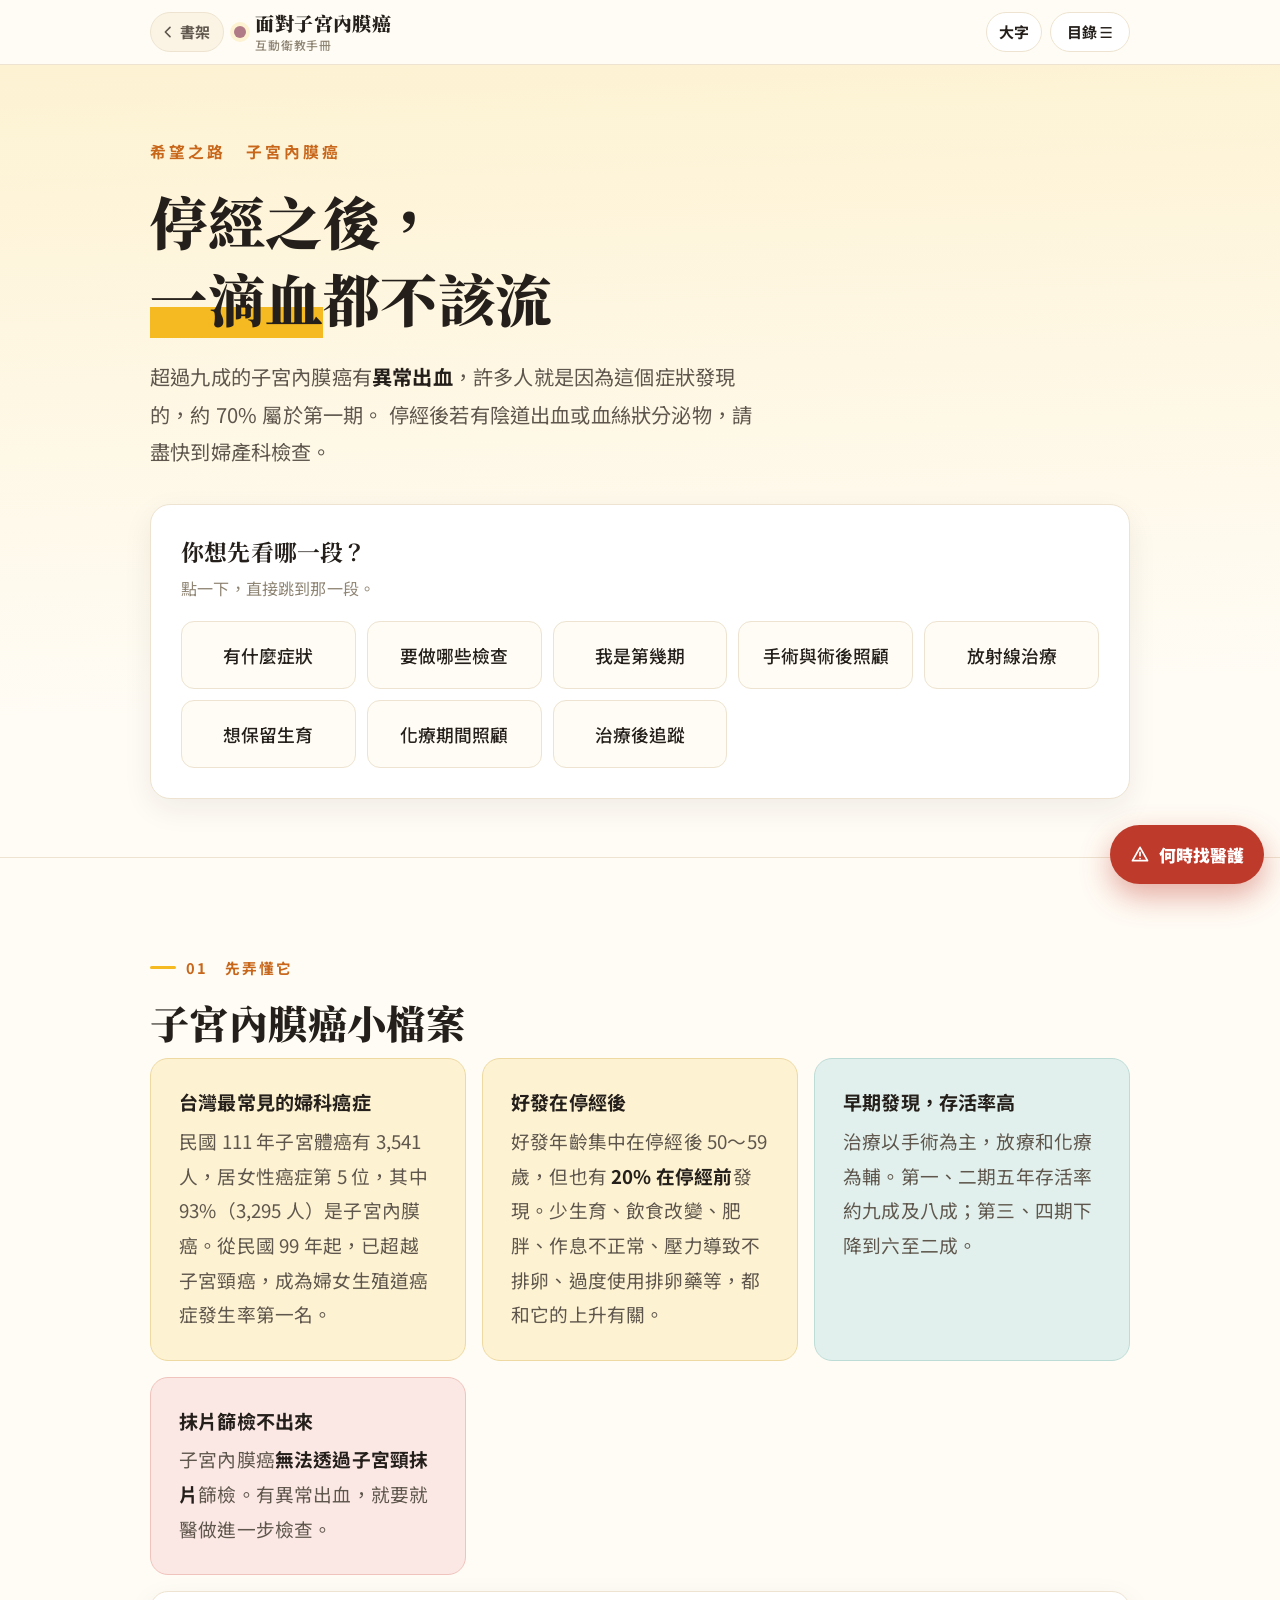
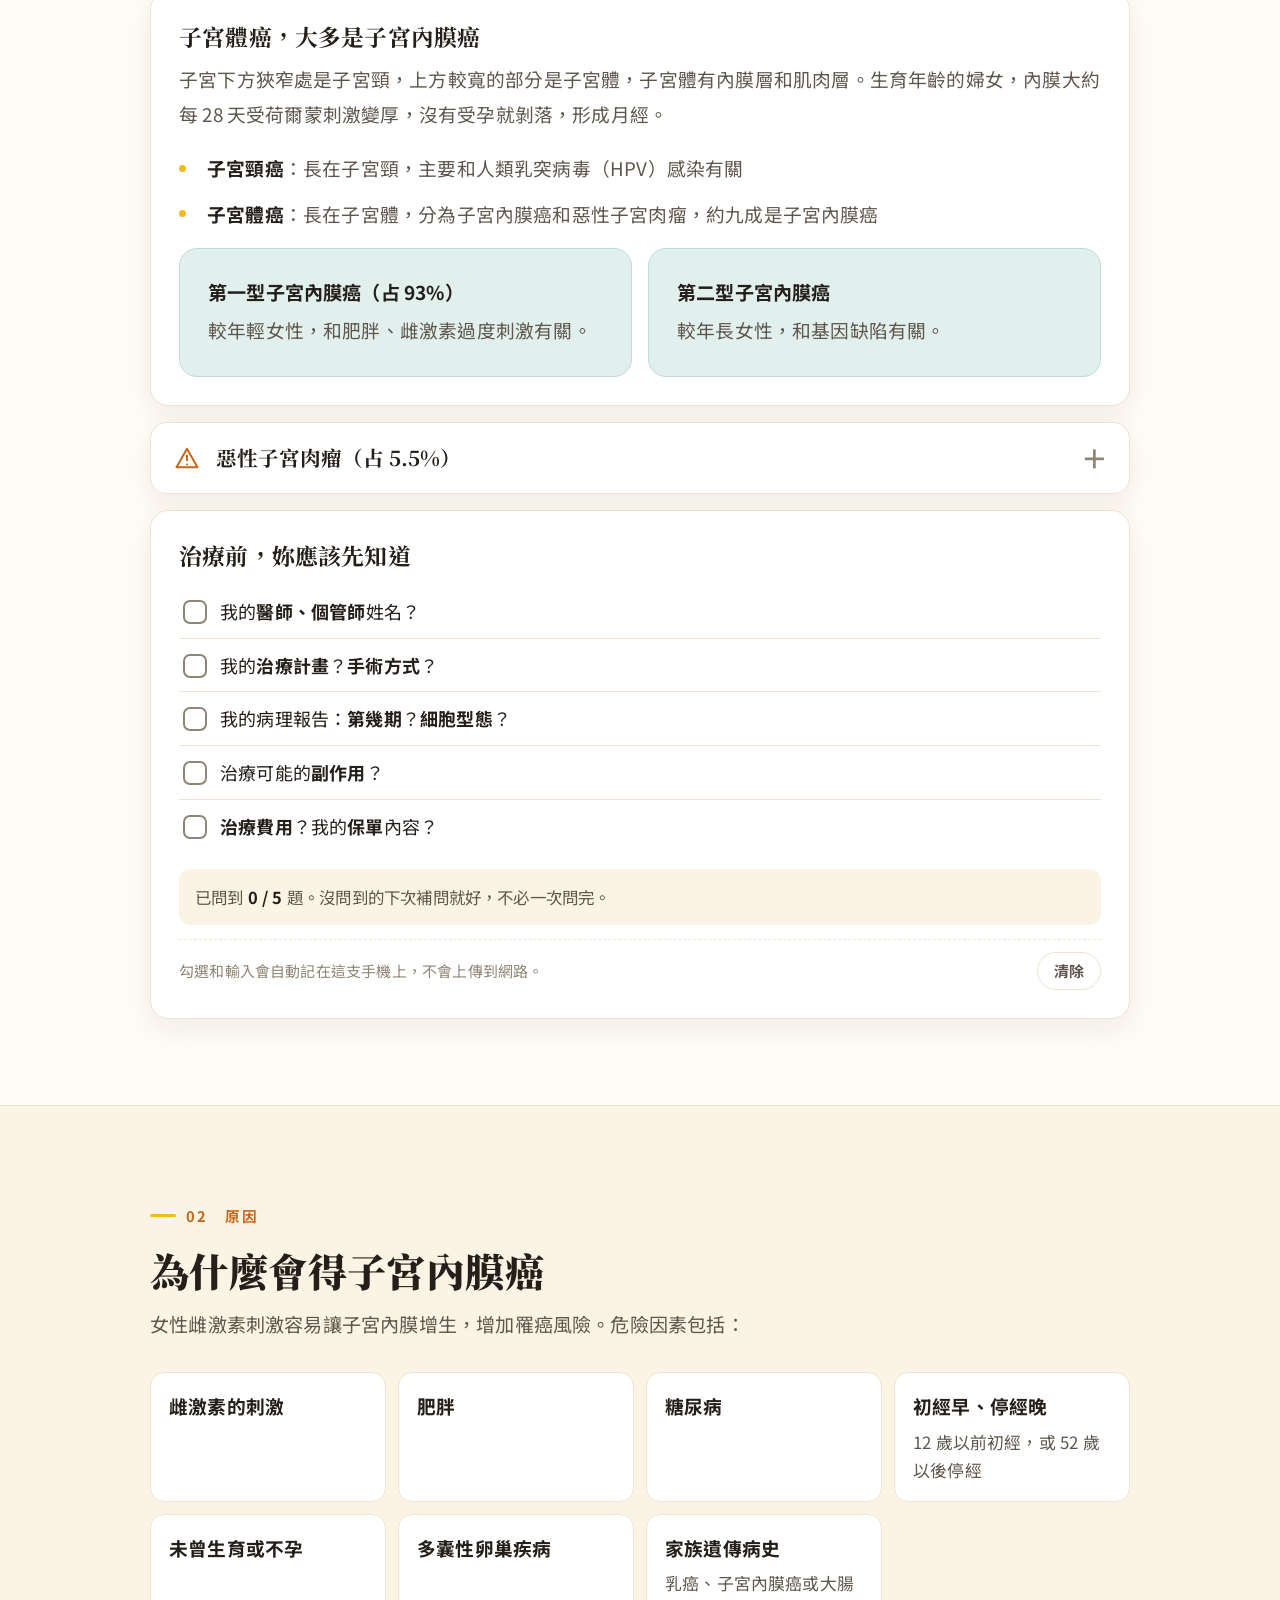
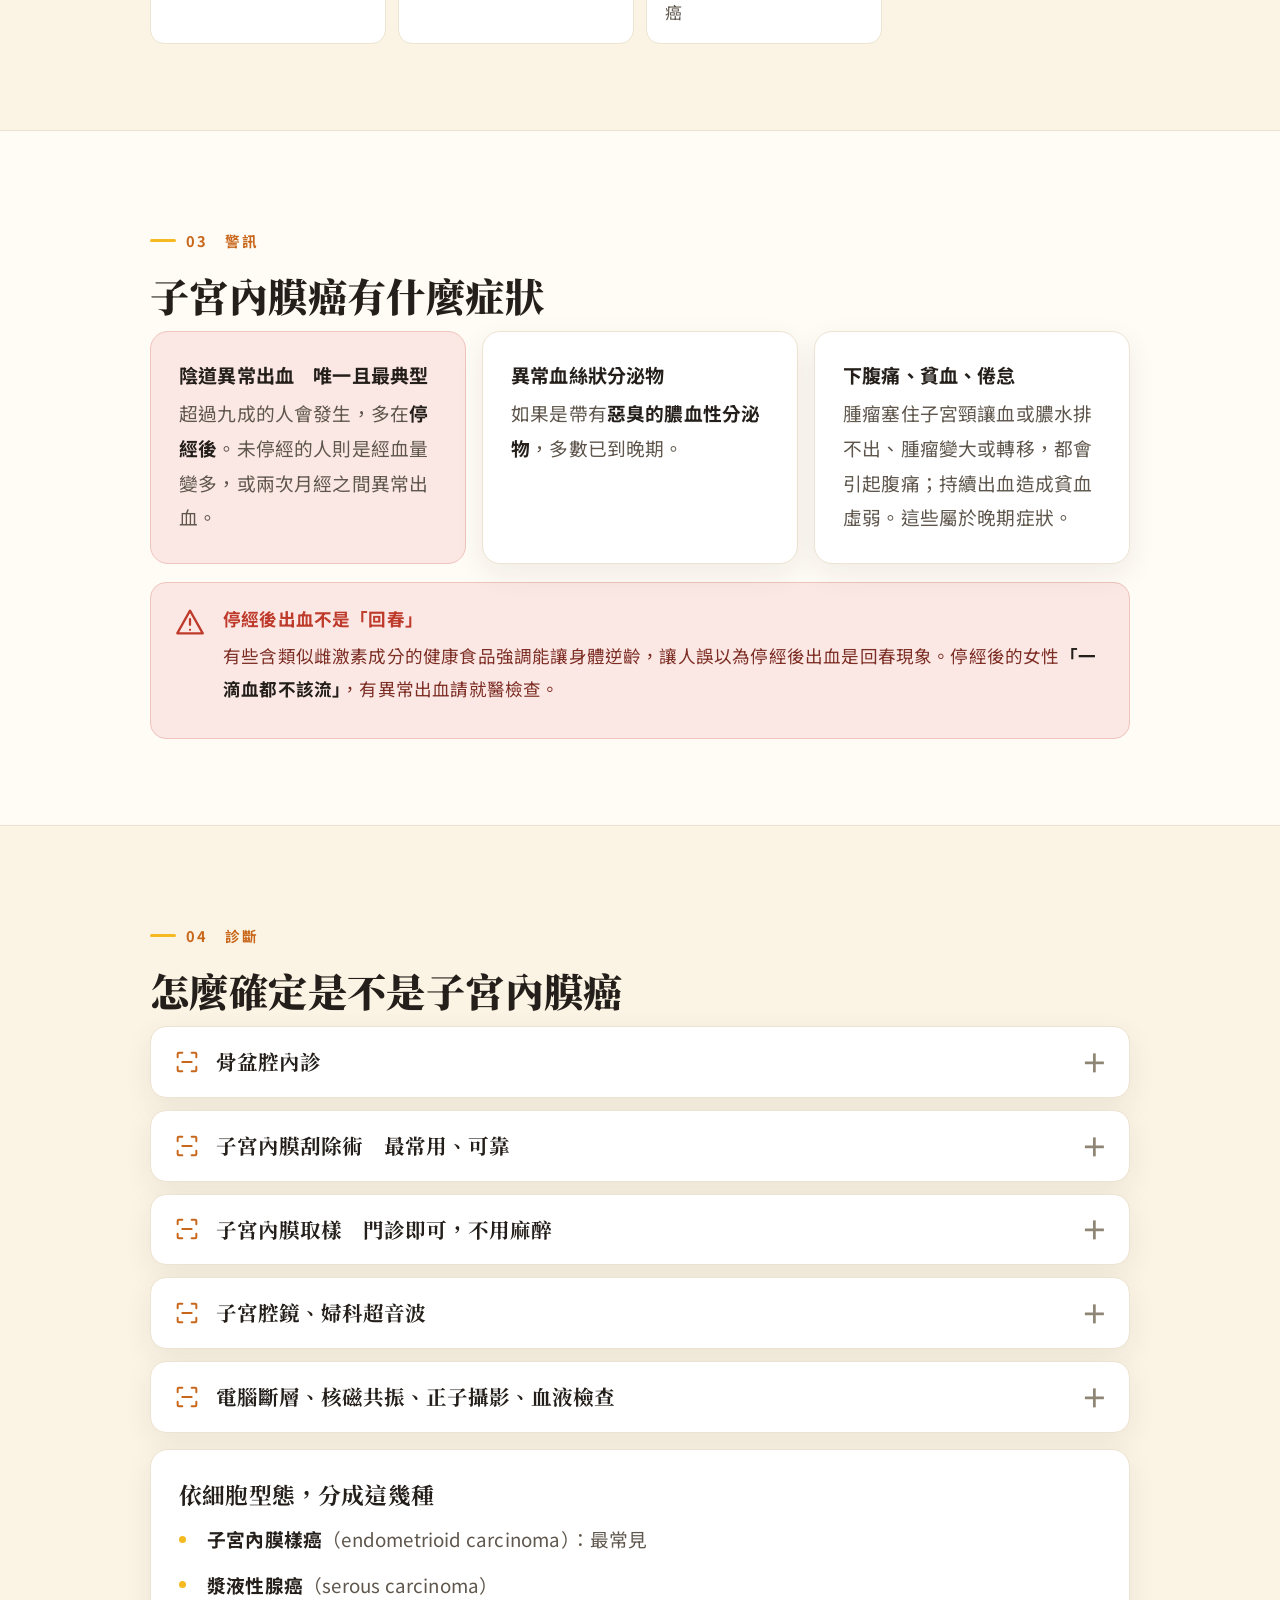
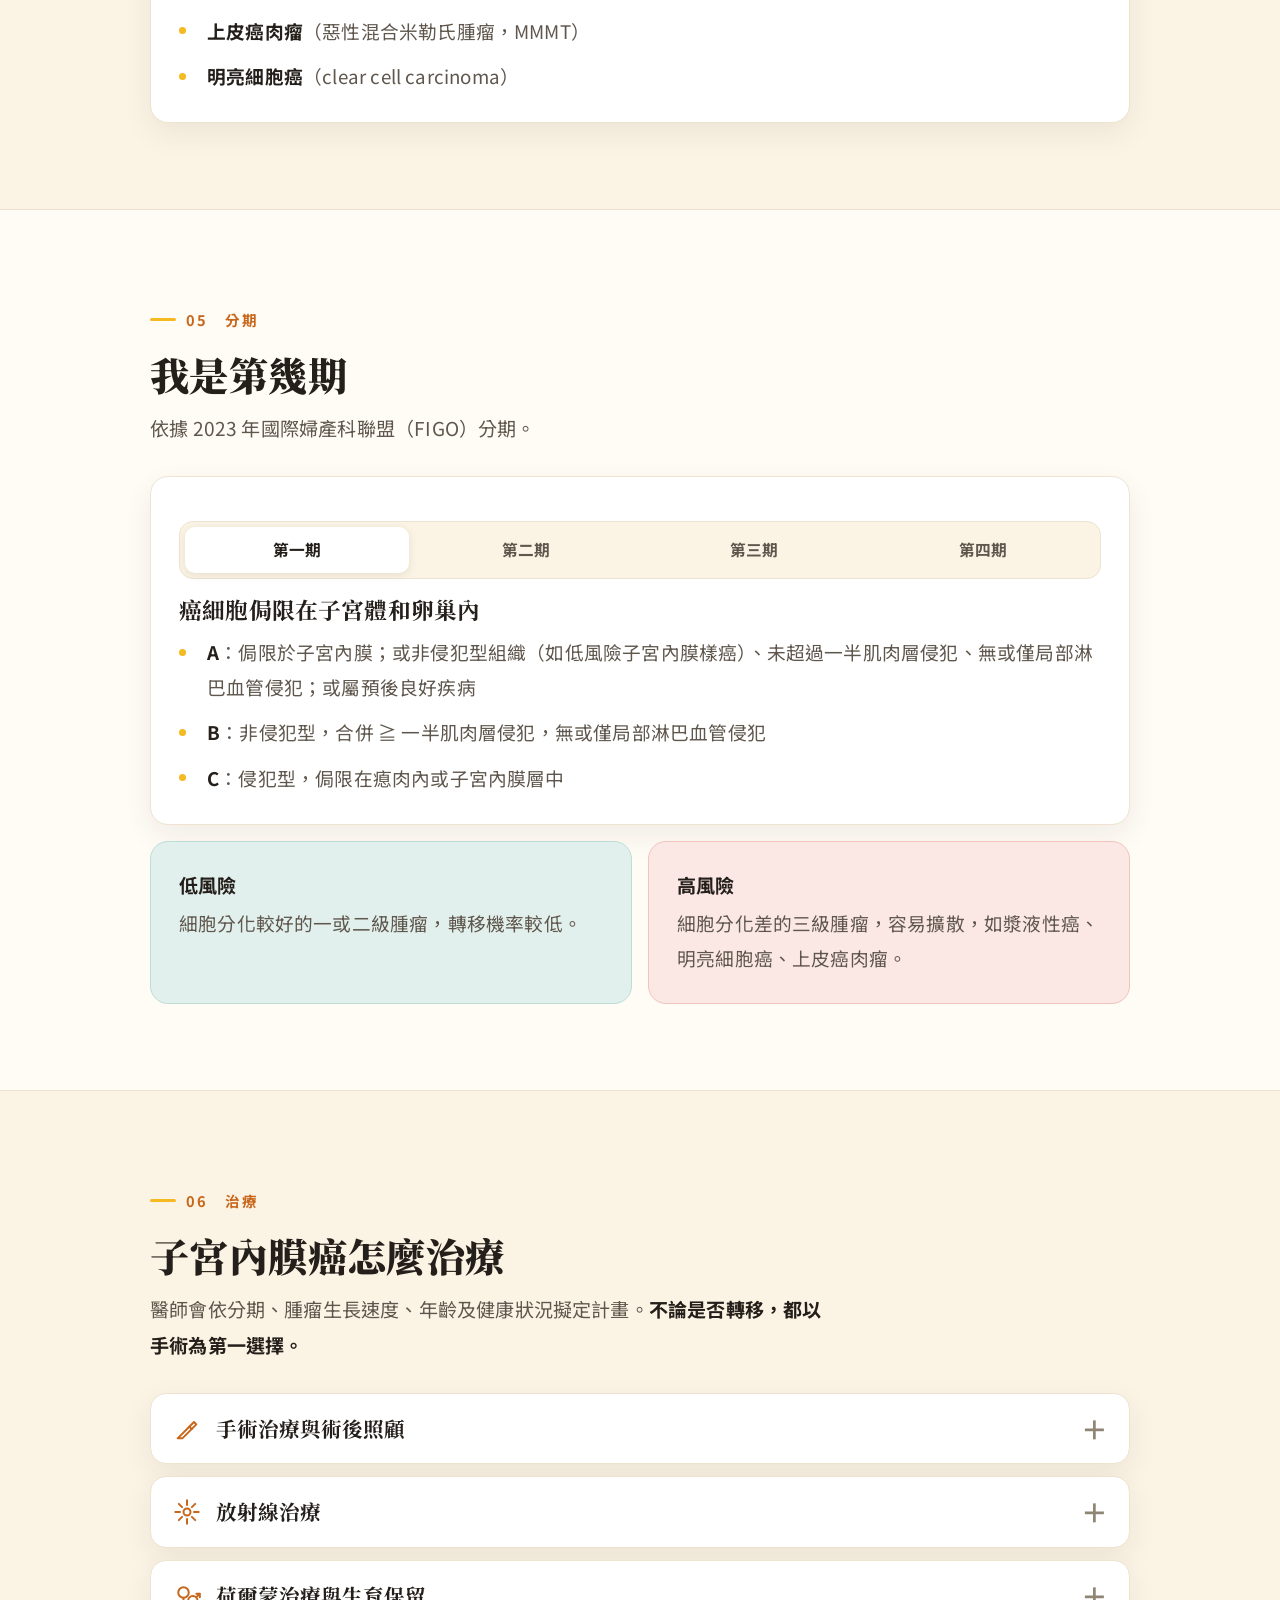
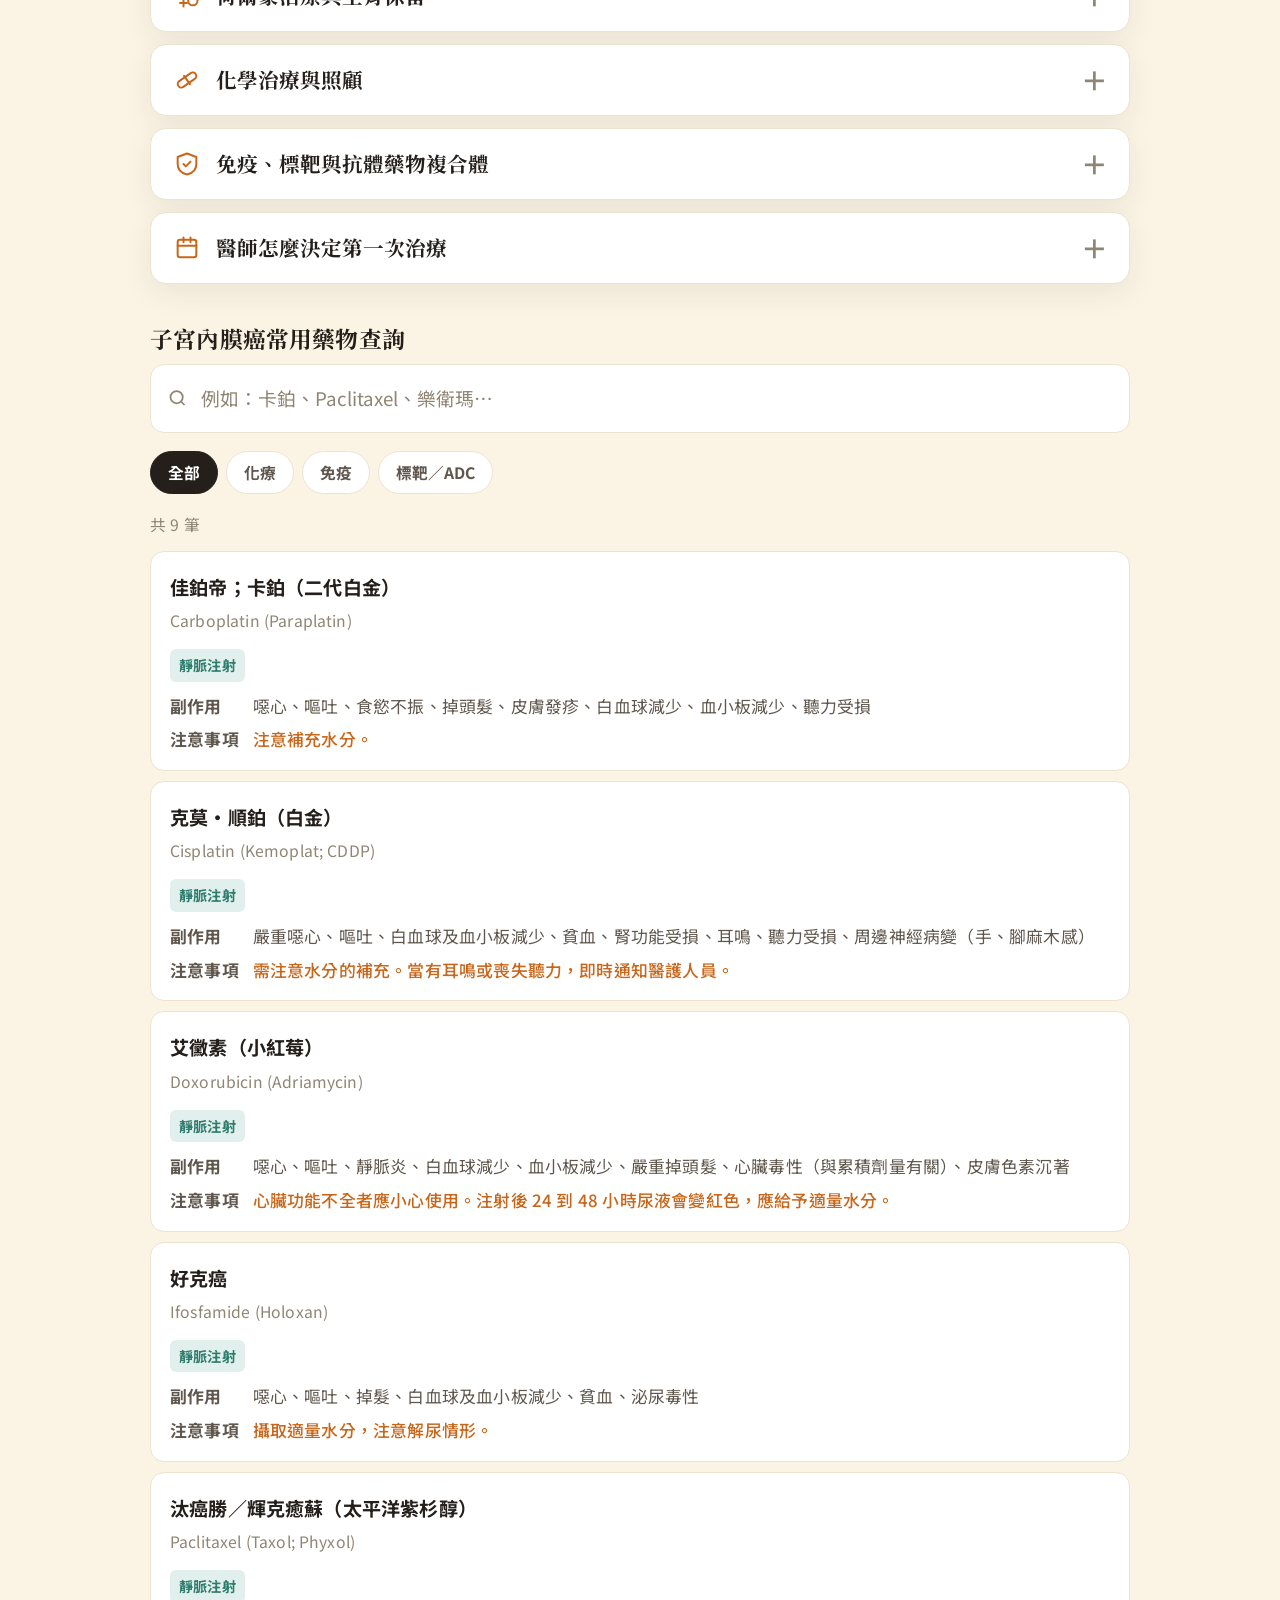
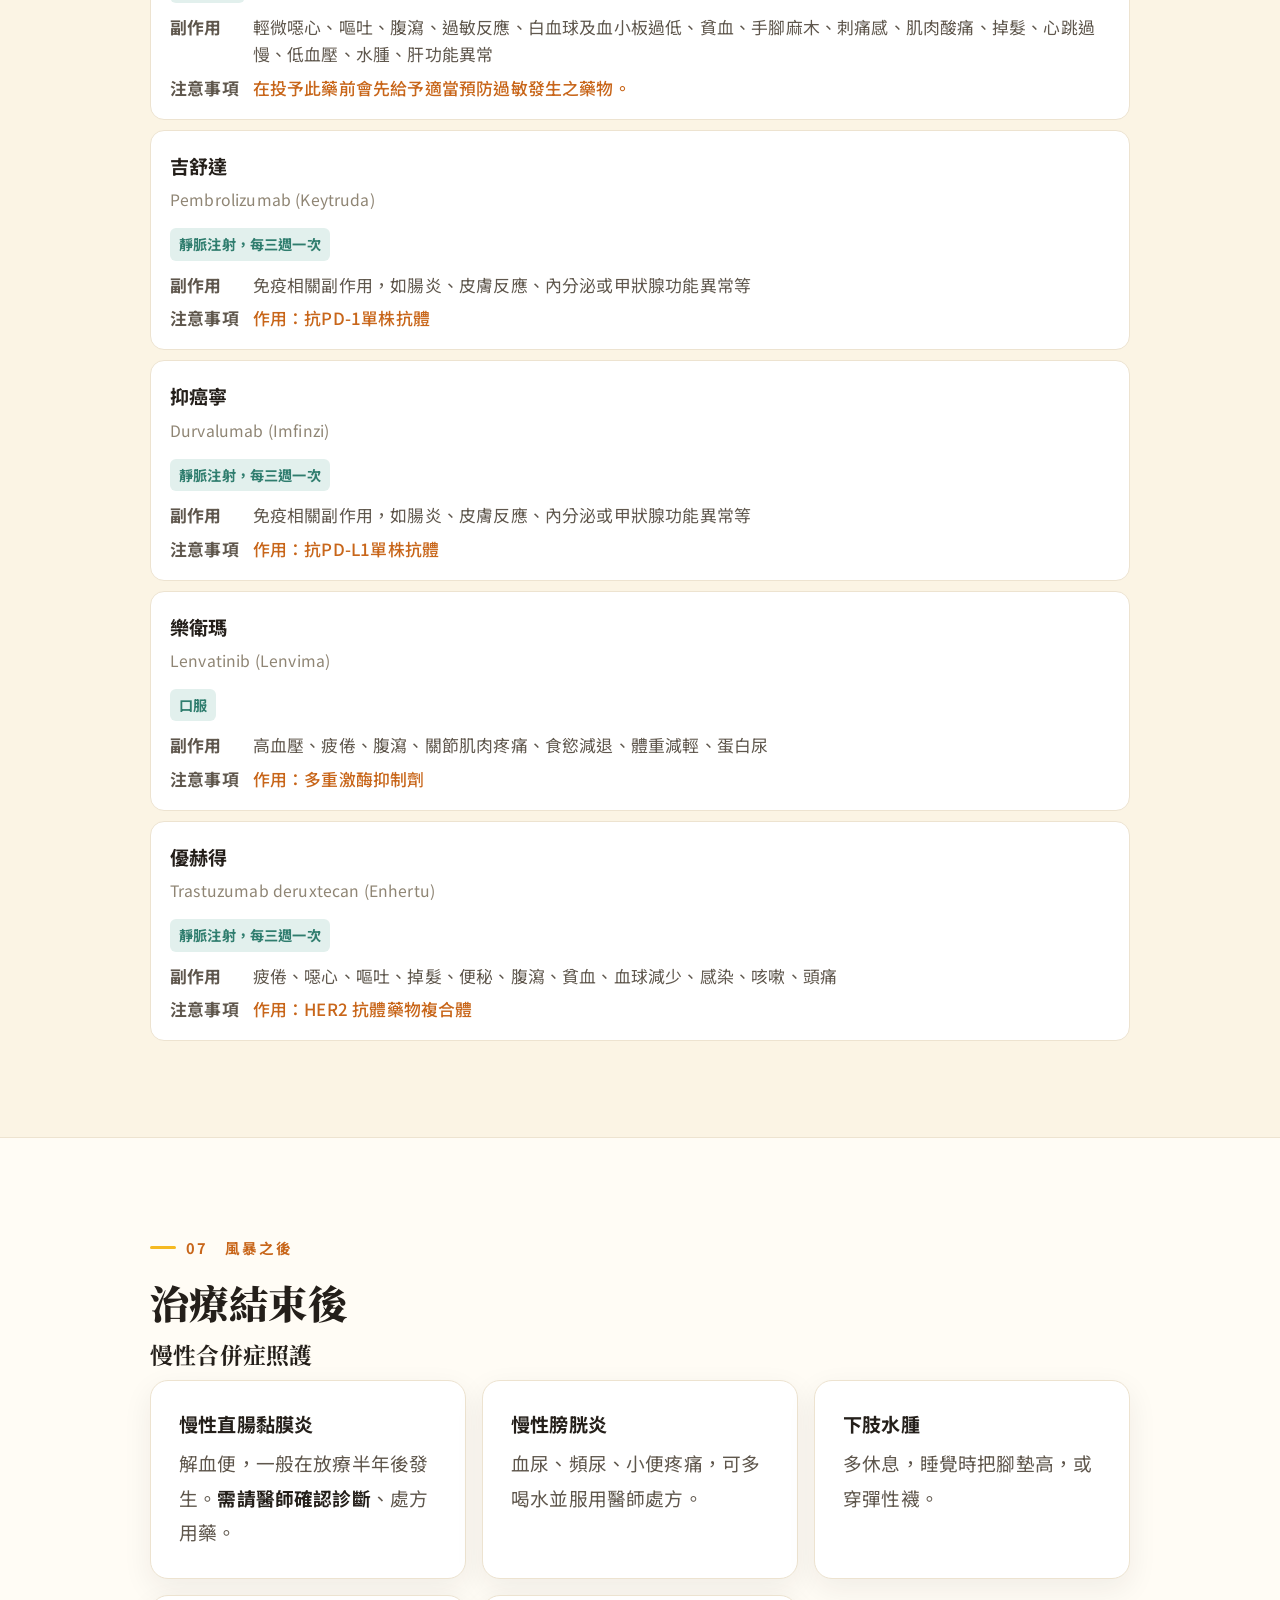
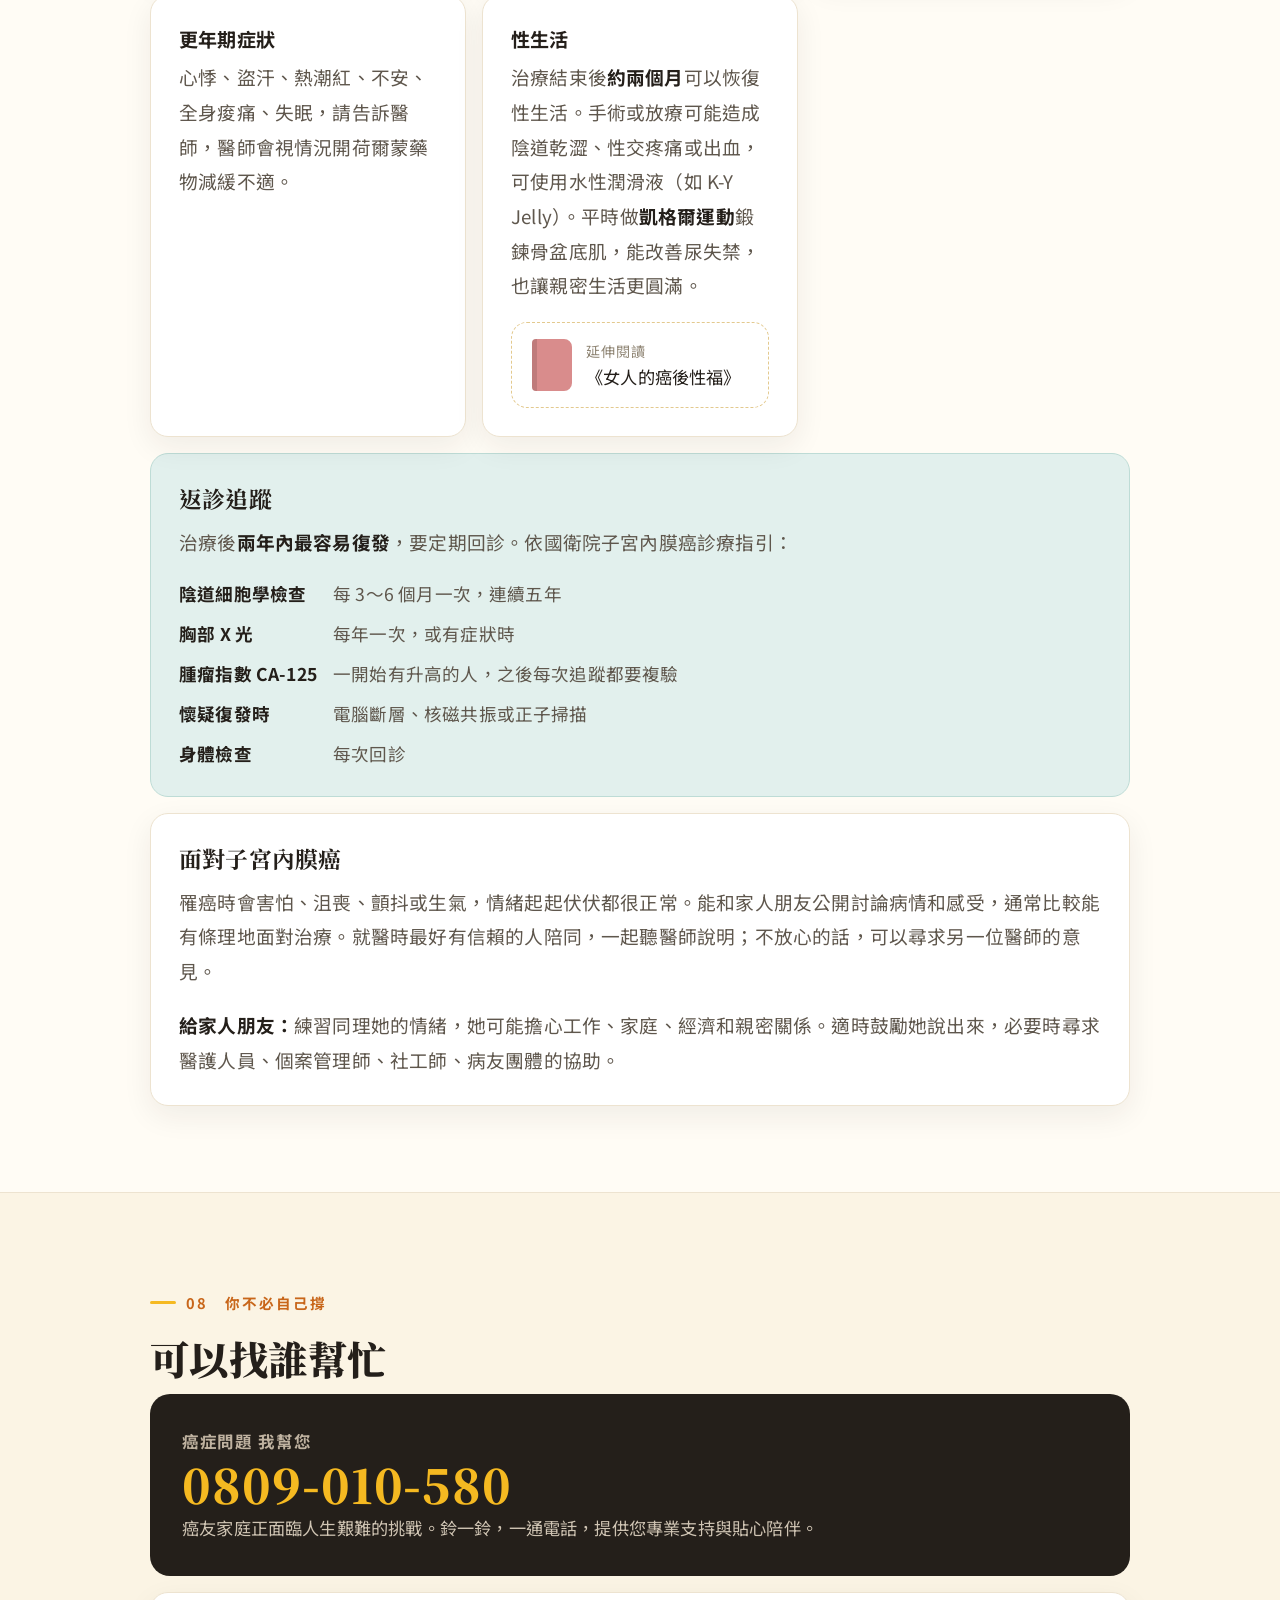
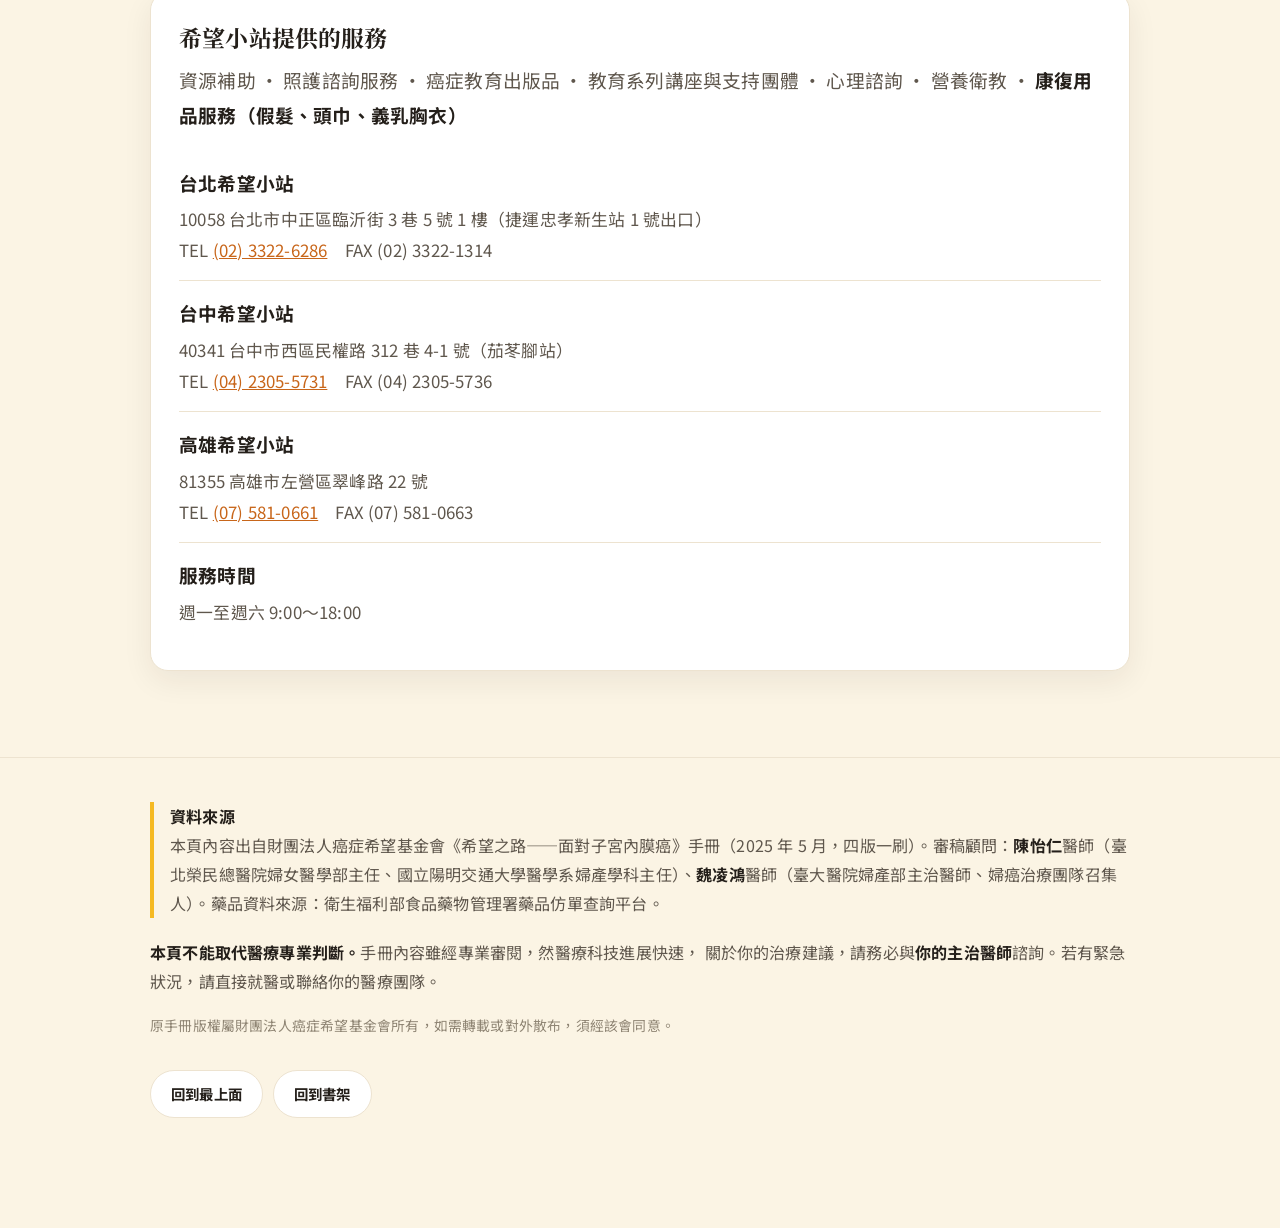
<file: endometrial/index.html>
<!DOCTYPE html>
<html lang="zh-Hant">
<head>
<meta charset="UTF-8">
<meta name="viewport" content="width=device-width, initial-scale=1.0, viewport-fit=cover">
<meta name="theme-color" content="#FFFCF5">
<meta name="format-detection" content="telephone=no">
<title>面對子宮內膜癌 · 互動衛教手冊</title>
<meta name="description" content="子宮內膜癌的症狀、診斷、分期、手術與放療、荷爾蒙治療與生育保留、化療照顧與追蹤。改編自癌症希望基金會《希望之路—面對子宮內膜癌》。">
<link rel="preconnect" href="https://fonts.googleapis.com">
<link rel="preconnect" href="https://fonts.gstatic.com" crossorigin>
<link href="https://fonts.googleapis.com/css2?family=Noto+Serif+TC:wght@600;700;900&family=Noto+Sans+TC:wght@400;500;700;900&display=swap" rel="stylesheet">
<link rel="stylesheet" href="../assets/hope.css?v=20261118">
<style>:root{--accent:#B07A86}</style>
<script>try{if(localStorage.getItem('hope-big')==='1')document.documentElement.classList.add('big')}catch(e){}</script>
</head>
<body>

<svg style="display:none" aria-hidden="true">
  <symbol id="i-back" viewBox="0 0 24 24"><path d="M15 5l-7 7 7 7"/></symbol>
  <symbol id="i-alert" viewBox="0 0 24 24"><path d="M12 4l9 16H3l9-16z"/><path d="M12 10v4M12 17.5h.01"/></symbol>
  <symbol id="i-nurse" viewBox="0 0 24 24"><path d="M12 13a4 4 0 100-8 4 4 0 000 8z"/><path d="M4 21a8 8 0 0116 0"/><path d="M12 2.5v2M11 3.5h2"/></symbol>
  <symbol id="i-fertility" viewBox="0 0 24 24"><circle cx="9" cy="9" r="4.5"/><path d="M9 13.5V21M6 18h6"/><circle cx="17" cy="16" r="4"/><path d="M20 13l3-3M20 10h3v3"/></symbol>
  <symbol id="i-search" viewBox="0 0 24 24"><circle cx="11" cy="11" r="7"/><path d="M20 20l-4-4"/></symbol>
  <symbol id="i-shield" viewBox="0 0 24 24"><path d="M12 3l8 3v6c0 5-3.5 8-8 9-4.5-1-8-4-8-9V6l8-3z"/><path d="M9 12l2 2 4-4"/></symbol>
  <symbol id="i-pill" viewBox="0 0 24 24"><rect x="3" y="9" width="18" height="6" rx="3" transform="rotate(-35 12 12)"/><path d="M9.5 8.5l5 7"/></symbol>
  <symbol id="i-scan" viewBox="0 0 24 24"><path d="M4 8V5a1 1 0 011-1h3M16 4h3a1 1 0 011 1v3M20 16v3a1 1 0 01-1 1h-3M8 20H5a1 1 0 01-1-1v-3"/><path d="M8 12h8"/></symbol>
  <symbol id="i-knife" viewBox="0 0 24 24"><path d="M4 20L18 6l2 2L8 20H4z"/><path d="M14 10l2 2"/></symbol>
  <symbol id="i-beam" viewBox="0 0 24 24"><circle cx="12" cy="12" r="3"/><path d="M12 2v4M12 18v4M2 12h4M18 12h4M5 5l2.8 2.8M16.2 16.2L19 19M5 19l2.8-2.8M16.2 7.8L19 5"/></symbol>
  <symbol id="i-cal" viewBox="0 0 24 24"><rect x="4" y="5" width="16" height="15" rx="2"/><path d="M4 10h16M9 3v4M15 3v4"/></symbol>
</svg>

<header class="topbar">
  <div class="topbar-in">
    <a href="../index.html" class="shelf-link" aria-label="回到書架"><svg><use href="#i-back"/></svg><span class="lb">書架</span></a>
    <a href="#top" class="brand">
      <span class="dot"></span>
      <span>面對子宮內膜癌<small>互動衛教手冊</small></span>
    </a>
    <div class="tb-actions">
      <button class="fs-btn" id="fsBtn" aria-label="切換大字">大字</button>
      <button class="nav-btn" id="tocBtn" aria-label="開啟目錄"><span class="lb">目錄 </span>☰</button>
    </div>
  </div>
</header>

<div class="toc" id="toc">
  <div class="toc-panel">
    <button class="toc-close" id="tocClose" aria-label="關閉目錄">✕</button>
    <h3>目錄</h3>
    <p class="hint">不必從頭看到尾，找你需要的那一段就好。</p>
    <a href="#s1"><i>01</i>子宮內膜癌小檔案</a>
    <a href="#s2"><i>02</i>為什麼會得</a>
    <a href="#s3"><i>03</i>有什麼症狀</a>
    <a href="#s4"><i>04</i>怎麼確定診斷</a>
    <a href="#s5"><i>05</i>分期</a>
    <a href="#s6"><i>06</i>治療方式與藥物</a>
    <a href="#s7"><i>07</i>治療結束後</a>
    <a href="#s8"><i>08</i>可以找誰幫忙</a>
    <a class="out" href="../index.html">回到書架，看其他手冊</a>
  </div>
</div>

<div id="top"></div>
<section class="hero">
  <div class="wrap">
    <div class="kicker">希望之路　子宮內膜癌</div>
    <h1>停經之後，<br><em>一滴血</em>都不該流</h1>
    <p class="lede">
      超過九成的子宮內膜癌有<b>異常出血</b>，許多人就是因為這個症狀發現的，約 70% 屬於第一期。
      停經後若有陰道出血或血絲狀分泌物，請盡快到婦產科檢查。
    </p>
    <div class="picker">
      <h3>你想先看哪一段？</h3>
      <p class="why">點一下，直接跳到那一段。</p>
      <div class="sym-grid">
        <button class="sym" data-go="s3">有什麼症狀</button>
        <button class="sym" data-go="s4">要做哪些檢查</button>
        <button class="sym" data-go="s5">我是第幾期</button>
        <button class="sym" data-go="a-surg">手術與術後照顧</button>
        <button class="sym" data-go="a-rt">放射線治療</button>
        <button class="sym" data-go="a-hormone">想保留生育</button>
        <button class="sym" data-go="a-chemo">化療期間照顧</button>
        <button class="sym" data-go="s7">治療後追蹤</button>
      </div>
    </div>
  </div>
</section>

<!-- 01 -->
<section class="band" id="s1">
  <div class="wrap">
    <div class="eyebrow">01　先弄懂它</div>
    <h2>子宮內膜癌小檔案</h2>
    <div class="grid2">
      <div class="card sun"><h4>台灣最常見的婦科癌症</h4><p class="soft">民國 111 年子宮體癌有 3,541 人，居女性癌症第 5 位，其中 93%（3,295 人）是子宮內膜癌。從民國 99 年起，已超越子宮頸癌，成為婦女生殖道癌症發生率第一名。</p></div>
      <div class="card sun"><h4>好發在停經後</h4><p class="soft">好發年齡集中在停經後 50～59 歲，但也有 <b>20% 在停經前</b>發現。少生育、飲食改變、肥胖、作息不正常、壓力導致不排卵、過度使用排卵藥等，都和它的上升有關。</p></div>
      <div class="card calm"><h4>早期發現，存活率高</h4><p class="soft">治療以手術為主，放療和化療為輔。第一、二期五年存活率約九成及八成；第三、四期下降到六至二成。</p></div>
      <div class="card bad"><h4>抹片篩檢不出來</h4><p class="soft">子宮內膜癌<b>無法透過子宮頸抹片</b>篩檢。有異常出血，就要就醫做進一步檢查。</p></div>
    </div>

    <div class="card mt">
      <h3>子宮體癌，大多是子宮內膜癌</h3>
      <p class="soft">子宮下方狹窄處是子宮頸，上方較寬的部分是子宮體，子宮體有內膜層和肌肉層。生育年齡的婦女，內膜大約每 28 天受荷爾蒙刺激變厚，沒有受孕就剝落，形成月經。</p>
      <ul class="bul" style="margin-top:10px">
        <li><b>子宮頸癌</b>：長在子宮頸，主要和人類乳突病毒（HPV）感染有關</li>
        <li><b>子宮體癌</b>：長在子宮體，分為子宮內膜癌和惡性子宮肉瘤，約九成是子宮內膜癌</li>
      </ul>
      <div class="grid2 mt">
        <div class="card calm" style="box-shadow:none"><h4>第一型子宮內膜癌（占 93%）</h4><p class="soft">較年輕女性，和肥胖、雌激素過度刺激有關。</p></div>
        <div class="card calm" style="box-shadow:none"><h4>第二型子宮內膜癌</h4><p class="soft">較年長女性，和基因缺陷有關。</p></div>
      </div>
    </div>

    <div class="acc mt" id="s1-1">
      <button class="acc-h"><svg class="ic"><use href="#i-alert"/></svg>惡性子宮肉瘤（占 5.5%）<span class="cv">＋</span></button>
      <div class="acc-b">
        <p class="soft">包括惡性平滑肌肉瘤、惡性子宮內膜基質肉瘤。相對少見，好發於 60～70 歲，主要症狀是<b>子宮快速長大</b>，伴隨異常出血、腹部壓痛、體重下降，發現時多半已是晚期；多經血液轉移，預後較差。早期以分期手術為主，輔以放療或化療，可降低復發。</p>
        <p class="soft">良性子宮肌瘤很常見，很少變成惡性肉瘤；但光看症狀很難分辨良性或惡性，<b>不可不慎</b>。</p>
      </div>
    </div>

    <div class="card mt">
      <h3>治療前，妳應該先知道</h3>
      <div data-checklist="askNote" data-done="都問清楚了。把答案記下來，之後回診都用得上。" style="margin-top:12px">
        <label class="chk"><input type="checkbox"><span>我的<b>醫師、個管師</b>姓名？</span></label>
        <label class="chk"><input type="checkbox"><span>我的<b>治療計畫</b>？<b>手術方式</b>？</span></label>
        <label class="chk"><input type="checkbox"><span>我的病理報告：<b>第幾期</b>？<b>細胞型態</b>？</span></label>
        <label class="chk"><input type="checkbox"><span>治療可能的<b>副作用</b>？</span></label>
        <label class="chk"><input type="checkbox"><span><b>治療費用</b>？我的<b>保單</b>內容？</span></label>
      </div>
      <div class="chk-note" id="askNote"></div>
    </div>
  </div>
</section>

<!-- 02 -->
<section class="band tint" id="s2">
  <div class="wrap">
    <div class="eyebrow">02　原因</div>
    <h2>為什麼會得子宮內膜癌</h2>
    <p class="sub">女性雌激素刺激容易讓子宮內膜增生，增加罹癌風險。危險因素包括：</p>
    <div class="mini">
      <div><b>雌激素的刺激</b></div>
      <div><b>肥胖</b></div>
      <div><b>糖尿病</b></div>
      <div><b>初經早、停經晚</b><span>12 歲以前初經，或 52 歲以後停經</span></div>
      <div><b>未曾生育或不孕</b></div>
      <div><b>多囊性卵巢疾病</b></div>
      <div><b>家族遺傳病史</b><span>乳癌、子宮內膜癌或大腸癌</span></div>
    </div>
  </div>
</section>

<!-- 03 -->
<section class="band" id="s3">
  <div class="wrap">
    <div class="eyebrow">03　警訊</div>
    <h2>子宮內膜癌有什麼症狀</h2>
    <div class="grid2">
      <div class="card bad"><h4>陰道異常出血　唯一且最典型</h4><p class="soft">超過九成的人會發生，多在<b>停經後</b>。未停經的人則是經血量變多，或兩次月經之間異常出血。</p></div>
      <div class="card"><h4>異常血絲狀分泌物</h4><p class="soft">如果是帶有<b>惡臭的膿血性分泌物</b>，多數已到晚期。</p></div>
      <div class="card"><h4>下腹痛、貧血、倦怠</h4><p class="soft">腫瘤塞住子宮頸讓血或膿水排不出、腫瘤變大或轉移，都會引起腹痛；持續出血造成貧血虛弱。這些屬於晚期症狀。</p></div>
    </div>
    <div class="nurse red">
      <svg><use href="#i-alert"/></svg>
      <div>
        <div class="t">停經後出血不是「回春」</div>
        <p>有些含類似雌激素成分的健康食品強調能讓身體逆齡，讓人誤以為停經後出血是回春現象。停經後的女性<b>「一滴血都不該流」</b>，有異常出血請就醫檢查。</p>
      </div>
    </div>
  </div>
</section>

<!-- 04 -->
<section class="band tint" id="s4">
  <div class="wrap">
    <div class="eyebrow">04　診斷</div>
    <h2>怎麼確定是不是子宮內膜癌</h2>
    <div class="acc" id="s4-1"><button class="acc-h"><svg class="ic"><use href="#i-scan"/></svg>骨盆腔內診<span class="cv">＋</span></button>
      <div class="acc-b"><p class="soft">醫師以視診配合觸診，檢查子宮、陰道、卵巢、膀胱和直腸有沒有異常。</p></div></div>
    <div class="acc" id="s4-2"><button class="acc-h"><svg class="ic"><use href="#i-scan"/></svg>子宮內膜刮除術　最常用、可靠<span class="cv">＋</span></button>
      <div class="acc-b"><p class="soft">從子宮腔內膜切片採樣，經病理檢查判斷是否確診。需要輕度麻醉。</p></div></div>
    <div class="acc" id="s4-3"><button class="acc-h"><svg class="ic"><use href="#i-scan"/></svg>子宮內膜取樣　門診即可，不用麻醉<span class="cv">＋</span></button>
      <div class="acc-b"><p class="soft">用特製的吸管放入子宮腔，吸取部分內膜組織送病理診斷，是較簡單的方式。</p></div></div>
    <div class="acc" id="s4-4"><button class="acc-h"><svg class="ic"><use href="#i-scan"/></svg>子宮腔鏡、婦科超音波<span class="cv">＋</span></button>
      <div class="acc-b"><p class="soft"><b>子宮腔鏡</b>可直接觀察罹癌部位的位置、大小和形態。<b>婦科超音波</b>是重要工具，發現子宮腔影像異常時，需要配合其他檢查確立診斷。</p></div></div>
    <div class="acc" id="s4-5"><button class="acc-h"><svg class="ic"><use href="#i-scan"/></svg>電腦斷層、核磁共振、正子攝影、血液檢查<span class="cv">＋</span></button>
      <div class="acc-b"><p class="soft">檢查腫瘤侵犯深度、有無淋巴結或其他器官轉移，是分期和決定治療的重要依據。血液檢查如 CA-125 腫瘤指標。</p></div></div>

    <div class="card mt">
      <h3>依細胞型態，分成這幾種</h3>
      <ul class="bul" style="margin-top:10px">
        <li><b>子宮內膜樣癌</b>（endometrioid carcinoma）：最常見</li>
        <li><b>漿液性腺癌</b>（serous carcinoma）</li>
        <li><b>上皮癌肉瘤</b>（惡性混合米勒氏腫瘤，MMMT）</li>
        <li><b>明亮細胞癌</b>（clear cell carcinoma）</li>
      </ul>
    </div>
  </div>
</section>

<!-- 05 -->
<section class="band" id="s5">
  <div class="wrap">
    <div class="eyebrow">05　分期</div>
    <h2>我是第幾期</h2>
    <p class="sub">依據 2023 年國際婦產科聯盟（FIGO）分期。</p>
    <div class="card seg-group">
      <div class="seg" role="tablist">
        <button data-seg="e1" class="on">第一期</button>
        <button data-seg="e2">第二期</button>
        <button data-seg="e3">第三期</button>
        <button data-seg="e4">第四期</button>
      </div>
      <div class="seg-pane" data-seg="e1" id="s5-1"><h3>癌細胞侷限在子宮體和卵巢內</h3>
        <ul class="bul">
          <li><b>A</b>：侷限於子宮內膜；或非侵犯型組織（如低風險子宮內膜樣癌）、未超過一半肌肉層侵犯、無或僅局部淋巴血管侵犯；或屬預後良好疾病</li>
          <li><b>B</b>：非侵犯型，合併 ≧ 一半肌肉層侵犯，無或僅局部淋巴血管侵犯</li>
          <li><b>C</b>：侵犯型，侷限在瘜肉內或子宮內膜層中</li>
        </ul></div>
      <div class="seg-pane" data-seg="e2" id="s5-2"><h3>侵犯子宮頸；或多量淋巴血管侵犯；或侵犯型併肌肉層侵犯</h3>
        <ul class="bul">
          <li><b>A</b>：非侵犯型，侵犯子宮頸基質</li>
          <li><b>B</b>：非侵犯型，多量淋巴血管侵犯</li>
          <li><b>C</b>：侵犯型，併肌肉層侵犯</li>
        </ul></div>
      <div class="seg-pane" data-seg="e3" id="s5-3"><h3>發生局部擴散</h3>
        <p class="soft">細項分期請與妳的醫師確認。</p></div>
      <div class="seg-pane" data-seg="e4" id="s5-4"><h3>擴散至膀胱黏膜、腸黏膜，或遠端轉移</h3>
        <ul class="bul">
          <li><b>A</b>：侵犯至膀胱黏膜和／或腸子黏膜</li>
          <li><b>B</b>：腹腔腹膜轉移，超過骨盆腔外</li>
          <li><b>C</b>：遠端轉移，含任何腎血管上方之腹腔淋巴結、肺、肝、腦或骨骼</li>
        </ul></div>
    </div>
    <div class="grid2 mt">
      <div class="card calm"><h4>低風險</h4><p class="soft">細胞分化較好的一或二級腫瘤，轉移機率較低。</p></div>
      <div class="card bad"><h4>高風險</h4><p class="soft">細胞分化差的三級腫瘤，容易擴散，如漿液性癌、明亮細胞癌、上皮癌肉瘤。</p></div>
    </div>
  </div>
</section>

<!-- 06 -->
<section class="band tint" id="s6">
  <div class="wrap">
    <div class="eyebrow">06　治療</div>
    <h2>子宮內膜癌怎麼治療</h2>
    <p class="sub">醫師會依分期、腫瘤生長速度、年齡及健康狀況擬定計畫。<b>不論是否轉移，都以手術為第一選擇。</b></p>

    <div class="acc" id="a-surg">
      <button class="acc-h"><svg class="ic"><use href="#i-knife"/></svg>手術治療與術後照顧<span class="cv">＋</span></button>
      <div class="acc-b">
        <p>最常見、也最有效的方式是<b>切除子宮、兩側輸卵管和卵巢</b>。癌細胞可能經輸卵管擴散，一併切除能降低復發。</p>
        <h4 style="margin-top:16px">前哨淋巴結</h4>
        <p class="soft">癌細胞經淋巴擴散時，會先到「前哨淋巴結」；這裡沒有癌細胞，其他淋巴結通常也比較安全。現在多在手術中檢查前哨淋巴結，取代過去直接清除多個淋巴結，減少手術風險和不適。醫師會在子宮頸注射螢光染劑「靛氰綠（ICG）」幫忙找出轉移，準確率高。</p>
        <p class="soft">手術中也會檢查腹腔內有無擴散，術後依結果確認期別、安排後續治療。卵巢要全切或保留，由醫師視病情、年齡及病人意願決定。</p>

        <div class="seg-group card" style="box-shadow:none;margin-top:18px">
          <h4>三種手術方式比較</h4>
          <div class="seg" role="tablist">
            <button data-seg="open" class="on">傳統開腹</button>
            <button data-seg="lap">腹腔鏡</button>
            <button data-seg="robot">達文西</button>
          </div>
          <div class="seg-pane" data-seg="open" id="s6-1"><dl class="spec">
            <dt>手術時間</dt><dd>2～4 小時</dd><dt>傷口</dt><dd>15～20 公分 × 1 個</dd><dt>費用</dt><dd>健保，只需部分負擔</dd>
            <dt>優點</dt><dd>能直視病灶、直接操作，用手觸壓可察覺肌肉層內看不到的腫瘤；經濟負擔輕；手術時間較短</dd>
            <dt>可能併發症</dt><dd>傷口較痛、疤痕明顯、術後腸沾黏風險較高</dd></dl></div>
          <div class="seg-pane" data-seg="lap" id="s6-2"><dl class="spec">
            <dt>手術時間</dt><dd>4～5 小時</dd><dt>傷口</dt><dd>0.5 公分 × 5 個</dd><dt>費用</dt><dd>約 5 萬，部分健保</dd>
            <dt>優點</dt><dd>術後體能與進食恢復較快</dd>
            <dt>可能併發症</dt><dd>手術時間長，可能增加靜脈栓塞、皮下氣腫的風險</dd></dl></div>
          <div class="seg-pane" data-seg="robot" id="s6-3"><dl class="spec">
            <dt>手術時間</dt><dd>4～6 小時</dd><dt>傷口</dt><dd>0.8～1 公分 × 5 個</dd><dt>費用</dt><dd>約 20 萬，部分健保</dd>
            <dt>優點</dt><dd>高清晰度 3D 視覺與靈活器械，手術更精確；出血少；術後體能與進食恢復較快</dd></dl></div>
          <p class="faint" style="margin-top:12px">大型研究（如 GOG2222-LAP2 研究和 LACE 試驗）顯示，微創手術雖然較複雜、時間較長，但出血較少、併發症較低；治療早期子宮內膜癌的效果與開腹相近，病情控制和存活率沒有差別。</p>
        </div>

        <h4 style="margin-top:18px">術後照顧</h4>
        <ul class="bul g">
          <li>觀察傷口，有<b>紅、腫、熱、痛或不正常分泌物</b>，儘速告知醫護人員</li>
          <li>術後幾天可能有排尿、腸胃蠕動問題，下腹部會痛</li>
          <li>切除子宮就不會再有月經。未停經、沒切卵巢的人不會出現更年期症狀；切除卵巢或做放療則會停經</li>
          <li><b>術後 6～8 週</b>內避免提超過 3 公斤的東西、彎腰取物和爬樓梯，可以用束腹帶</li>
          <li><b>術後 3 個月</b>內避免久坐、長途旅行，也不要做瑜珈、韻律舞等增加腹壓的運動，以免骨盆腔出血</li>
          <li>多喝水、多吃蔬果等高纖食物，預防便秘</li>
          <li>切除雙側卵巢容易骨質疏鬆，多攝取高鈣食物，如排骨湯、優酪乳、大豆類</li>
          <li>傷口和骨盆腔組織復原後，就可以有正常性生活；性慾和性能力通常不會因子宮切除而受影響</li>
        </ul>
      </div>
    </div>

    <div class="acc" id="a-rt">
      <button class="acc-h"><svg class="ic"><use href="#i-beam"/></svg>放射線治療<span class="cv">＋</span></button>
      <div class="acc-b">
        <div class="grid2">
          <div class="card calm" style="box-shadow:none"><h4>體外放療（大電）</h4><p class="soft">高能量 X 射線從體外照射，通常是整個骨盆腔。治療前會在皮膚上定位做記號，療程約五至六週。</p></div>
          <div class="card calm" style="box-shadow:none"><h4>體內近接放療（小電）</h4><p class="soft">通常在體外放療結束後進行。先在陰道腔內放置器械、計算劑量，確認後開始照射。</p></div>
        </div>
        <div class="card seg-group" style="box-shadow:none;margin-top:16px">
          <h4>副作用與照顧</h4>
          <div class="seg" role="tablist">
            <button data-seg="rs" class="on">皮膚</button>
            <button data-seg="rg">腸胃</button>
            <button data-seg="rb">膀胱</button>
            <button data-seg="rv">陰道</button>
          </div>
          <div class="seg-pane" data-seg="rs" id="s6-4"><p class="soft"><b>皮膚紅癢、色素沉澱</b></p><ul class="bul g">
            <li>穿寬鬆棉質衣物，內褲要排汗透氣，保持會陰肛門清潔乾燥</li>
            <li><b>禁止盆浴</b>；放療部位用水清潔，毛巾輕輕拍乾</li>
            <li>治療期間到結束後兩週內，<b>不要用肥皂、沐浴乳</b></li>
            <li>會陰肛門破皮疼痛時，請醫師開外用藥膏</li></ul></div>
          <div class="seg-pane" data-seg="rg" id="s6-5"><p class="soft"><b>噁心、腹痛、腹瀉</b>，通常在體外放療開始後 3～4 週出現</p><ul class="bul g">
            <li>均衡飲食，避免油膩、油炸</li>
            <li>腹瀉、腹部絞痛可請醫師開止瀉整腸藥；腹瀉期間採低纖維飲食</li>
            <li>少數人在治療後 6 個月或更久發生腸炎和潰瘍，<b>有大便帶血、腸阻塞時，請醫師診治</b></li></ul></div>
          <div class="seg-pane" data-seg="rb" id="s6-6"><p class="soft"><b>頻尿、血尿、解尿疼痛、下腹悶痛</b>（近接治療可能造成短暫膀胱發炎）</p><ul class="bul g">
            <li>多補充水分</li><li>不要憋尿</li><li>症狀嚴重時請醫師開藥</li></ul></div>
          <div class="seg-pane" data-seg="rv" id="s6-7"><p class="soft"><b>陰道乾燥或萎縮狹窄；少量出血或分泌物</b></p><ul class="bul g">
            <li>保持會陰部清潔乾燥</li>
            <li>近接治療後規律使用<b>陰道擴張棒</b>，減輕攣縮狹窄：每天一次，約 10～15 分鐘</li>
            <li>使用<b>陰道沖洗器</b>清除分泌物：10cc 優碘加入 500cc 溫水稀釋，每天沖洗 1～2 次，預防感染、增加舒適</li></ul></div>
        </div>
        <a class="xlink" href="../radiation/index.html" style="--accent-x:#E07B39"><span class="bk"></span><span class="tx"><small>放療的完整說明</small>《面對放射線治療》</span></a>
      </div>
    </div>

    <div class="acc" id="a-hormone">
      <button class="acc-h"><svg class="ic"><use href="#i-fertility"/></svg>荷爾蒙治療與生育保留<span class="cv">＋</span></button>
      <div class="acc-b">
        <h4>早期、年輕、想保留生育的人</h4>
        <p class="soft">可以考慮用荷爾蒙藥物（口服高劑量黃體素，或放入子宮內的黃體素）暫時控制癌細胞、爭取時間懷孕；醫師會先做「子宮刮除」保留子宮。懷孕時體內的黃體素也有助抑制癌症。<b>生完小孩後，還是需要切除子宮</b>以降低復發。這樣做有一定風險和副作用，要和醫師、家人仔細討論。</p>
        <div class="card calm" style="box-shadow:none;margin:12px 0">
          <h4>可以考慮保留生育的條件</h4>
          <ol class="num" style="margin-top:8px">
            <li>核磁共振（MRI）及／或正子攝影確認是早期子宮內膜癌，<b>沒有子宮肌肉層及淋巴轉移</b></li>
            <li>病理切片結果是<b>細胞分化良好</b></li>
          </ol>
          <p class="faint" style="margin-top:8px">可參考「癌友生育健康資訊平台」。</p>
        </div>
        <h4 style="margin-top:16px">晚期或復發、無法手術的人</h4>
        <p class="soft">主要也是用黃體素製劑，約 15～33% 的人有反應。副作用包括水分滯留、浮腫、藥物性肝炎；因為容易血栓、中風，通常搭配低劑量阿斯匹靈。停藥後副作用會逐漸改善。</p>
        <p class="soft">常見製劑：Megestrol Acetate（麥格斯口服懸液劑）、Tamoxifen（泰莫西芬、諾瓦得士錠）、Medroxyprogesterone（福祿多錠、美普羅錠、普維拉錠）、Aromatase inhibitors（芳香環轉化酶抑制劑）。</p>
      </div>
    </div>

    <div class="acc" id="a-chemo">
      <button class="acc-h"><svg class="ic"><use href="#i-pill"/></svg>化學治療與照顧<span class="cv">＋</span></button>
      <div class="acc-b">
        <p class="soft">可作為手術的輔助，或和放療、荷爾蒙藥物合併，維持效果、預防轉移或復發；也用於晚期、不適合開刀或復發的人。常見副作用有掉髮、白血球偏低、噁心、嘔吐、貧血，大多在恢復期或治療結束後消失。</p>
        <div class="grid2 mt">
          <div class="card" style="box-shadow:none"><h4>飲食對策</h4><ul class="bul g" style="margin-top:8px">
            <li><b>禁吃生食</b>，可吃剝皮水果</li><li>少量多餐</li>
            <li>避免太甜、油膩、辛辣、多纖維、易產氣或刺激性食物</li>
            <li>多補充水分，可多吃流質</li><li>多攝取高蛋白、高熱量飲食，如肉、蛋、牛奶</li>
            <li>口腔發炎潰瘍時，改吃果凍、布丁、冰淇淋、蛋糕等冷涼食物，增加清潔次數</li></ul></div>
          <div class="card" style="box-shadow:none"><h4>日常保護</h4><ul class="bul g" style="margin-top:8px">
            <li>避免出入公共場所，外出戴口罩；餐前、如廁後用肥皂洗手</li>
            <li>避免撞擊外傷，用軟毛牙刷、電動刮鬍刀</li>
            <li>睡飽多休息，體力許可做些散步等輕鬆運動</li></ul>
            <h4 style="margin-top:14px">適應掉髮</h4><ul class="bul g" style="margin-top:8px">
            <li>預先剪短頭髮，掉髮比較不明顯、不突然</li><li>先準備假髮、頭巾、帽子或髮飾</li>
            <li>整理頭髮動作輕柔</li><li>不要燙髮，避免染髮劑、髮膠</li></ul></div>
        </div>
        <div class="card bad" style="margin-top:14px">
          <p style="margin:0">體溫<b>超過 38°C</b>、發冷顫抖、不正常出血或瘀斑、呼吸急促、治療後持續嘔吐、嚴重便秘或腹瀉、排尿疼痛或燒灼感、血尿、解血便或黑便——<b>盡快告知醫護人員</b>。</p>
        </div>
        <a class="xlink" href="../chemo/index.html" style="--accent-x:#F5B921"><span class="bk"></span><span class="tx"><small>化療的完整照顧方法</small>《面對化學治療》</span></a>
      </div>
    </div>

    <div class="acc" id="a-new">
      <button class="acc-h"><svg class="ic"><use href="#i-shield"/></svg>免疫、標靶與抗體藥物複合體<span class="cv">＋</span></button>
      <div class="acc-b">
        <h4>免疫治療</h4>
        <p class="soft">過去主要靠化療，近年有新突破：免疫治療可單獨使用，或和標靶藥（如樂衛瑪）或化療合併，為轉移性病人帶來新希望。醫師會依基因檢查結果，如「腫瘤突變量高（TMB-H）」、「微衛星不穩定（MSI-H）」或「修復功能異常（dMMR）」，決定是否適合。</p>
        <h4 style="margin-top:16px">標靶治療</h4>
        <p class="soft">阻止腫瘤血管生成、減少癌細胞營養。像樂衛瑪這類標靶藥，通常和免疫治療或化療一起用，適用於無法手術或已轉移的情況。</p>
        <h4 style="margin-top:16px">抗體藥物複合體（ADC）</h4>
        <p class="soft">部分晚期或轉移的病人有高表現的 HER2 靶點，可以用抗體把化療藥送進癌細胞，精準提高效果、減少副作用。</p>
        <div class="grid2 mt">
          <a class="xlink" href="../immuno/index.html" style="--accent-x:#6A8CAF;margin-top:0"><span class="bk"></span><span class="tx">免疫治療手冊</span></a>
          <a class="xlink" href="../targeted/index.html" style="--accent-x:#2F7D6E;margin-top:0"><span class="bk"></span><span class="tx">標靶治療手冊</span></a>
        </div>
      </div>
    </div>

    <div class="acc" id="s6-8">
      <button class="acc-h"><svg class="ic"><use href="#i-cal"/></svg>醫師怎麼決定第一次治療<span class="cv">＋</span></button>
      <div class="acc-b">
        <h4>病灶侷限在子宮內</h4>
        <ul class="bul">
          <li><b>無法手術</b>：放射線治療，可考慮化療</li>
          <li><b>可以手術</b>：全子宮切除＋雙側輸卵管卵巢切除＋分期手術</li>
          <li>若是不完全分期手術或意外發現（僅切除子宮，或加上單側／雙側輸卵管卵巢），再依病況評估</li>
        </ul>
        <h4 style="margin-top:14px">懷疑或肉眼可見子宮頸侵襲</h4>
        <ul class="bul">
          <li>先做子宮頸切片或核磁共振</li>
          <li>沒有子宮頸轉移、病灶只在子宮：同上「可以手術」的方式</li>
          <li>有子宮頸轉移：依能否手術，選擇根除性子宮切除（合併雙側卵巢輸卵管切除、淋巴結摘除），或骨盆腔放療＋陰道近接治療，並視情況加上化學、標靶、免疫治療</li>
        </ul>
        <p class="soft" style="margin-top:12px">術後會依病理結果，安排觀察、骨盆腔放療、陰道近接治療、化療、荷爾蒙、標靶或免疫治療，之後定期追蹤。漿液性腺癌、明亮細胞癌或上皮癌肉瘤，會做主動脈旁／骨盆腔淋巴結摘除。</p>
      </div>
    </div>

    <h3 class="mt2">子宮內膜癌常用藥物查詢</h3>
    <div class="search-box">
      <svg><use href="#i-search"/></svg>
      <input type="search" id="drugQ" placeholder="例如：卡鉑、Paclitaxel、樂衛瑪…" autocomplete="off">
    </div>
    <div class="drug-tabs">
      <button class="on" data-cat="all">全部</button>
      <button data-cat="chemo">化療</button>
      <button data-cat="immuno">免疫</button>
      <button data-cat="target">標靶／ADC</button>
    </div>
    <div class="drug-count" id="drugCount"></div>
    <div id="drugList"></div>
  </div>
</section>

<!-- 07 -->
<section class="band" id="s7">
  <div class="wrap">
    <div class="eyebrow">07　風暴之後</div>
    <h2>治療結束後</h2>
    <h3>慢性合併症照護</h3>
    <div class="grid2">
      <div class="card"><h4>慢性直腸黏膜炎</h4><p class="soft">解血便，一般在放療半年後發生。<b>需請醫師確認診斷</b>、處方用藥。</p></div>
      <div class="card"><h4>慢性膀胱炎</h4><p class="soft">血尿、頻尿、小便疼痛，可多喝水並服用醫師處方。</p></div>
      <div class="card"><h4>下肢水腫</h4><p class="soft">多休息，睡覺時把腳墊高，或穿彈性襪。</p></div>
      <div class="card"><h4>更年期症狀</h4><p class="soft">心悸、盜汗、熱潮紅、不安、全身痠痛、失眠，請告訴醫師，醫師會視情況開荷爾蒙藥物減緩不適。</p></div>
      <div class="card"><h4>性生活</h4><p class="soft">治療結束後<b>約兩個月</b>可以恢復性生活。手術或放療可能造成陰道乾澀、性交疼痛或出血，可使用水性潤滑液（如 K-Y Jelly）。平時做<b>凱格爾運動</b>鍛鍊骨盆底肌，能改善尿失禁，也讓親密生活更圓滿。</p>
        <a class="xlink" href="../intimacy/index.html" style="--accent-x:#D98C8C"><span class="bk"></span><span class="tx"><small>延伸閱讀</small>《女人的癌後性福》</span></a></div>
    </div>

    <div class="card calm mt">
      <h3>返診追蹤</h3>
      <p class="soft">治療後<b>兩年內最容易復發</b>，要定期回診。依國衛院子宮內膜癌診療指引：</p>
      <dl class="spec" style="margin-top:10px">
        <dt>陰道細胞學檢查</dt><dd>每 3～6 個月一次，連續五年</dd>
        <dt>胸部 X 光</dt><dd>每年一次，或有症狀時</dd>
        <dt>腫瘤指數 CA-125</dt><dd>一開始有升高的人，之後每次追蹤都要複驗</dd>
        <dt>懷疑復發時</dt><dd>電腦斷層、核磁共振或正子掃描</dd>
        <dt>身體檢查</dt><dd>每次回診</dd>
      </dl>
    </div>

    <div class="card mt">
      <h3>面對子宮內膜癌</h3>
      <p class="soft">罹癌時會害怕、沮喪、顫抖或生氣，情緒起起伏伏都很正常。能和家人朋友公開討論病情和感受，通常比較能有條理地面對治療。就醫時最好有信賴的人陪同，一起聽醫師說明；不放心的話，可以尋求另一位醫師的意見。</p>
      <p class="soft"><b>給家人朋友：</b>練習同理她的情緒，她可能擔心工作、家庭、經濟和親密關係。適時鼓勵她說出來，必要時尋求醫護人員、個案管理師、社工師、病友團體的協助。</p>
    </div>
  </div>
</section>


<section class="band tint" id="s8">
  <div class="wrap">
    <div class="eyebrow">08　你不必自己撐</div>
    <h2>可以找誰幫忙</h2>
    <div class="hot">
      <div>
        <div class="lab">癌症問題 我幫您</div>
        <a class="num" href="tel:0809010580">0809-010-580</a>
        <p>癌友家庭正面臨人生艱難的挑戰。鈴一鈴，一通電話，提供您專業支持與貼心陪伴。</p>
      </div>
    </div>
    <div class="card mt">
      <h3>希望小站提供的服務</h3>
      <p class="soft" style="margin-bottom:14px">資源補助 · 照護諮詢服務 · 癌症教育出版品 · 教育系列講座與支持團體 · 心理諮詢 · 營養衛教 · <b>康復用品服務（假髮、頭巾、義乳胸衣）</b></p>
      <div class="stations">
        <div class="station"><div class="c">台北希望小站</div>
          <div class="d">10058 台北市中正區臨沂街 3 巷 5 號 1 樓（捷運忠孝新生站 1 號出口）<br>
          TEL <a href="tel:0233226286">(02) 3322-6286</a>　FAX (02) 3322-1314</div></div>
        <div class="station"><div class="c">台中希望小站</div>
          <div class="d">40341 台中市西區民權路 312 巷 4-1 號（茄苳腳站）<br>
          TEL <a href="tel:0423055731">(04) 2305-5731</a>　FAX (04) 2305-5736</div></div>
        <div class="station"><div class="c">高雄希望小站</div>
          <div class="d">81355 高雄市左營區翠峰路 22 號<br>
          TEL <a href="tel:075810661">(07) 581-0661</a>　FAX (07) 581-0663</div></div>
        <div class="station"><div class="c">服務時間</div><div class="d">週一至週六 9:00～18:00</div></div>
      </div>
    </div>
    
  </div>
</section>

<button class="sos-fab" id="sosBtn"><svg><use href="#i-alert"/></svg>何時找醫護</button>
<div class="sos-modal" id="sosModal" role="dialog" aria-modal="true" aria-label="何時找醫護">
  <div class="sos-panel">
    <h3>這些情況，<br>請盡快告知醫護人員</h3>
    <p class="soft" style="font-size:.94em">本手冊提到需要告知醫護或請醫師診治的情況：</p>
    <ul class="sos-list">
      <li><span class="mk">1</span><div>化療期間體溫<b>超過 38°C</b>、發冷、顫抖</div></li>
      <li><span class="mk">2</span><div><b>不正常出血</b>或瘀斑、解血便或黑便、血尿</div></li>
      <li><span class="mk">3</span><div><b>呼吸急促</b></div></li>
      <li><span class="mk">4</span><div>治療後<b>持續嘔吐</b>、嚴重便秘或腹瀉</div></li>
      <li><span class="mk">5</span><div>排尿疼痛或燒灼感</div></li>
      <li><span class="mk">6</span><div>術後傷口<b>紅、腫、熱、痛</b>或有不正常分泌物</div></li>
      <li><span class="mk">7</span><div>使用 Cisplatin 後<b>耳鳴</b>或聽力下降</div></li>
      <li><span class="mk">8</span><div>放療後（甚至半年以上）<b>大便帶血、腸阻塞</b></div></li>
    </ul>
    <button class="sos-close" id="sosClose">我知道了</button>
  </div>
</div>

<footer>
  <div class="wrap">
    <div class="src">
      <b>資料來源</b><br>
      本頁內容出自財團法人癌症希望基金會《希望之路——面對子宮內膜癌》手冊（2025 年 5 月，四版一刷）。審稿顧問：<b>陳怡仁</b>醫師（臺北榮民總醫院婦女醫學部主任、國立陽明交通大學醫學系婦產學科主任）、<b>魏凌鴻</b>醫師（臺大醫院婦產部主治醫師、婦癌治療團隊召集人）。藥品資料來源：衛生福利部食品藥物管理署藥品仿單查詢平台。
    </div>
    <p>
      <b>本頁不能取代醫療專業判斷。</b>手冊內容雖經專業審閱，然醫療科技進展快速，
      關於你的治療建議，請務必與<b>你的主治醫師</b>諮詢。若有緊急狀況，請直接就醫或聯絡你的醫療團隊。
    </p>
    <p class="faint">原手冊版權屬財團法人癌症希望基金會所有，如需轉載或對外散布，須經該會同意。</p>
    <a class="totop" href="#top">回到最上面</a><a class="totop" href="../index.html">回到書架</a>
  </div>
</footer>
<script>window.DRUGS=[{"n": "佳鉑帝；卡鉑（二代白金）", "e": "Carboplatin (Paraplatin)", "r": "靜脈注射", "c": "chemo", "f": [["副作用", "噁心、嘔吐、食慾不振、掉頭髮、皮膚發疹、白血球減少、血小板減少、聽力受損"], ["注意事項", "注意補充水分。", "care"]]}, {"n": "克莫・順鉑（白金）", "e": "Cisplatin (Kemoplat; CDDP)", "r": "靜脈注射", "c": "chemo", "f": [["副作用", "嚴重噁心、嘔吐、白血球及血小板減少、貧血、腎功能受損、耳鳴、聽力受損、周邊神經病變（手、腳麻木感）"], ["注意事項", "需注意水分的補充。當有耳鳴或喪失聽力，即時通知醫護人員。", "care"]]}, {"n": "艾黴素（小紅莓）", "e": "Doxorubicin (Adriamycin)", "r": "靜脈注射", "c": "chemo", "f": [["副作用", "噁心、嘔吐、靜脈炎、白血球減少、血小板減少、嚴重掉頭髮、心臟毒性（與累積劑量有關）、皮膚色素沉著"], ["注意事項", "心臟功能不全者應小心使用。注射後 24 到 48 小時尿液會變紅色，應給予適量水分。", "care"]]}, {"n": "好克癌", "e": "Ifosfamide (Holoxan)", "r": "靜脈注射", "c": "chemo", "f": [["副作用", "噁心、嘔吐、掉髮、白血球及血小板減少、貧血、泌尿毒性"], ["注意事項", "攝取適量水分，注意解尿情形。", "care"]]}, {"n": "汰癌勝／輝克癒蘇（太平洋紫杉醇）", "e": "Paclitaxel (Taxol; Phyxol)", "r": "靜脈注射", "c": "chemo", "f": [["副作用", "輕微噁心、嘔吐、腹瀉、過敏反應、白血球及血小板過低、貧血、手腳麻木、刺痛感、肌肉酸痛、掉髮、心跳過慢、低血壓、水腫、肝功能異常"], ["注意事項", "在投予此藥前會先給予適當預防過敏發生之藥物。", "care"]]}, {"n": "吉舒達", "e": "Pembrolizumab (Keytruda)", "r": "靜脈注射，每三週一次", "c": "immuno", "f": [["副作用", "免疫相關副作用，如腸炎、皮膚反應、內分泌或甲狀腺功能異常等"], ["注意事項", "作用：抗PD-1單株抗體", "care"]]}, {"n": "抑癌寧", "e": "Durvalumab (Imfinzi)", "r": "靜脈注射，每三週一次", "c": "immuno", "f": [["副作用", "免疫相關副作用，如腸炎、皮膚反應、內分泌或甲狀腺功能異常等"], ["注意事項", "作用：抗PD-L1單株抗體", "care"]]}, {"n": "樂衛瑪", "e": "Lenvatinib (Lenvima)", "r": "口服", "c": "target", "f": [["副作用", "高血壓、疲倦、腹瀉、關節肌肉疼痛、食慾減退、體重減輕、蛋白尿"], ["注意事項", "作用：多重激酶抑制劑", "care"]]}, {"n": "優赫得", "e": "Trastuzumab deruxtecan (Enhertu)", "r": "靜脈注射，每三週一次", "c": "target", "f": [["副作用", "疲倦、噁心、嘔吐、掉髮、便秘、腹瀉、貧血、血球減少、感染、咳嗽、頭痛"], ["注意事項", "作用：HER2 抗體藥物複合體", "care"]]}];</script>
<script src="../assets/hope.js?v=20261118"></script>
<script src="../assets/hope-plus.js?v=20261118"></script>
</body>
</html>
</file>
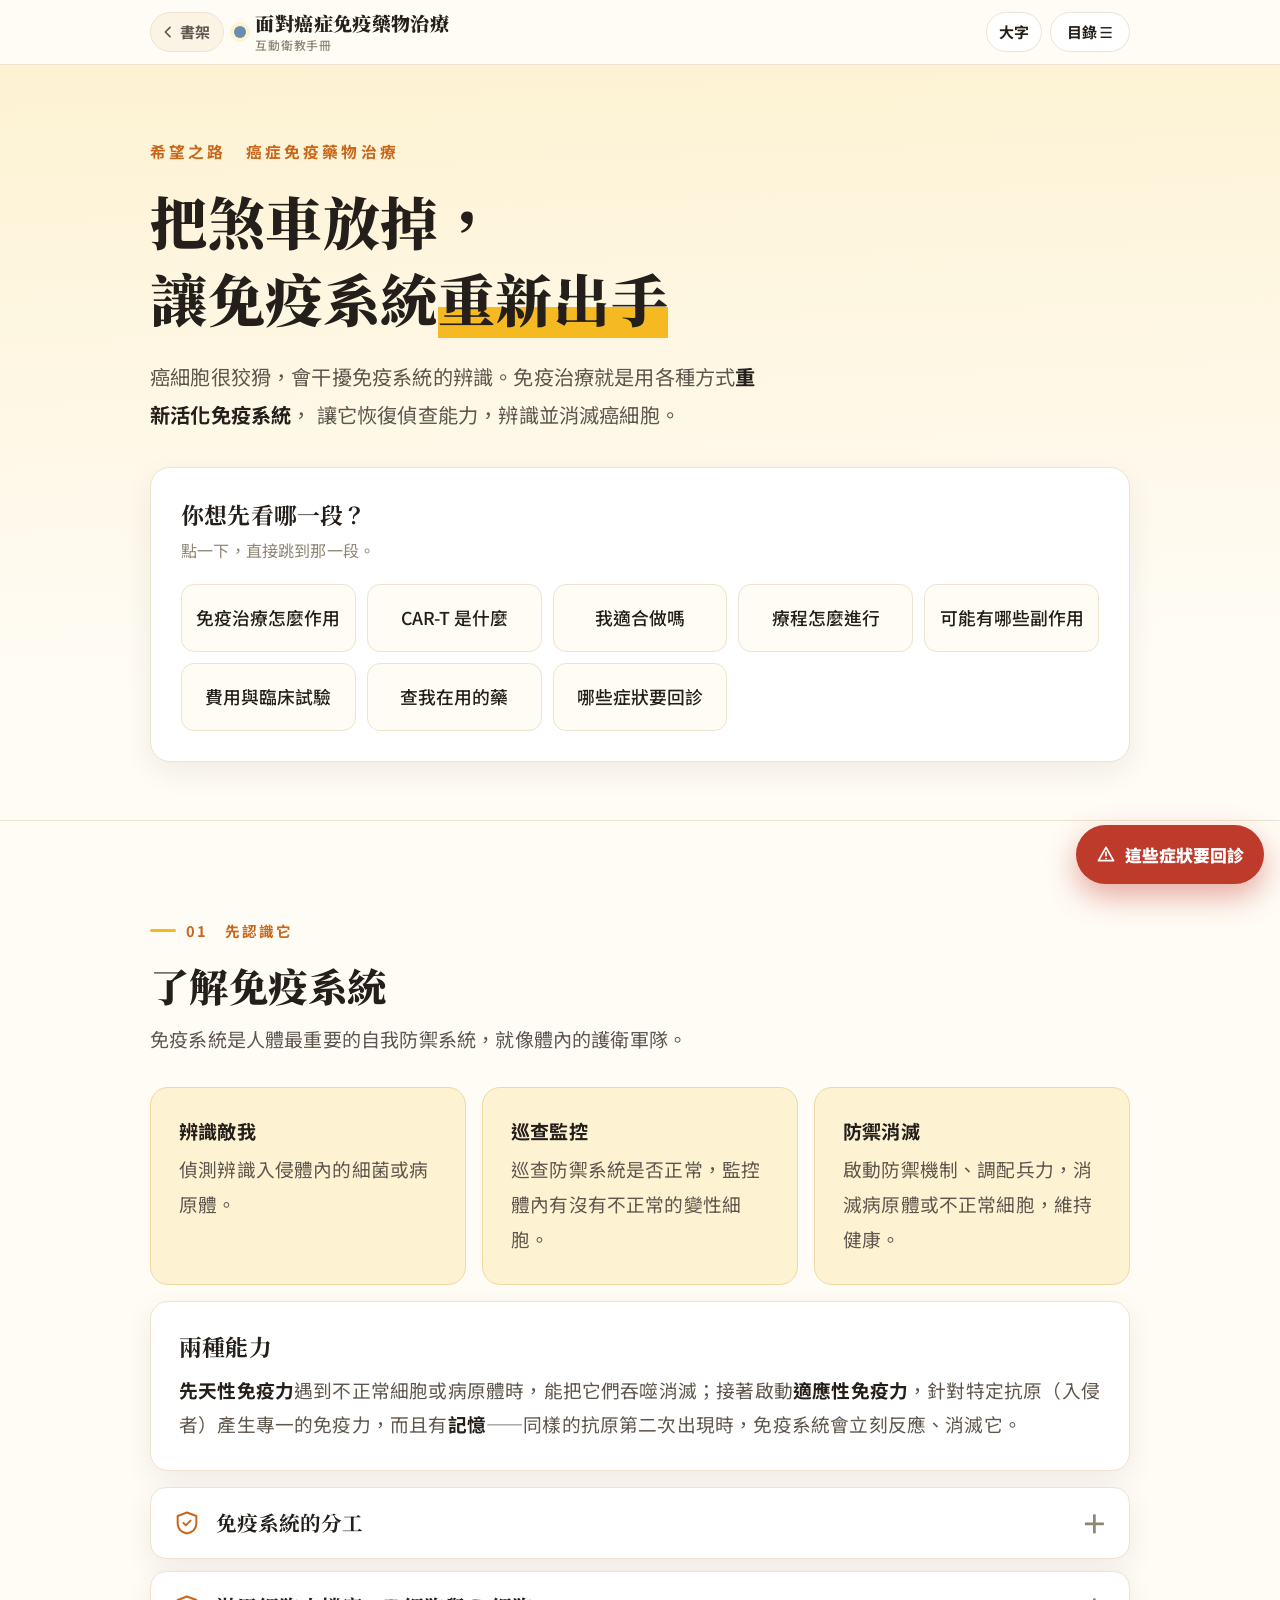
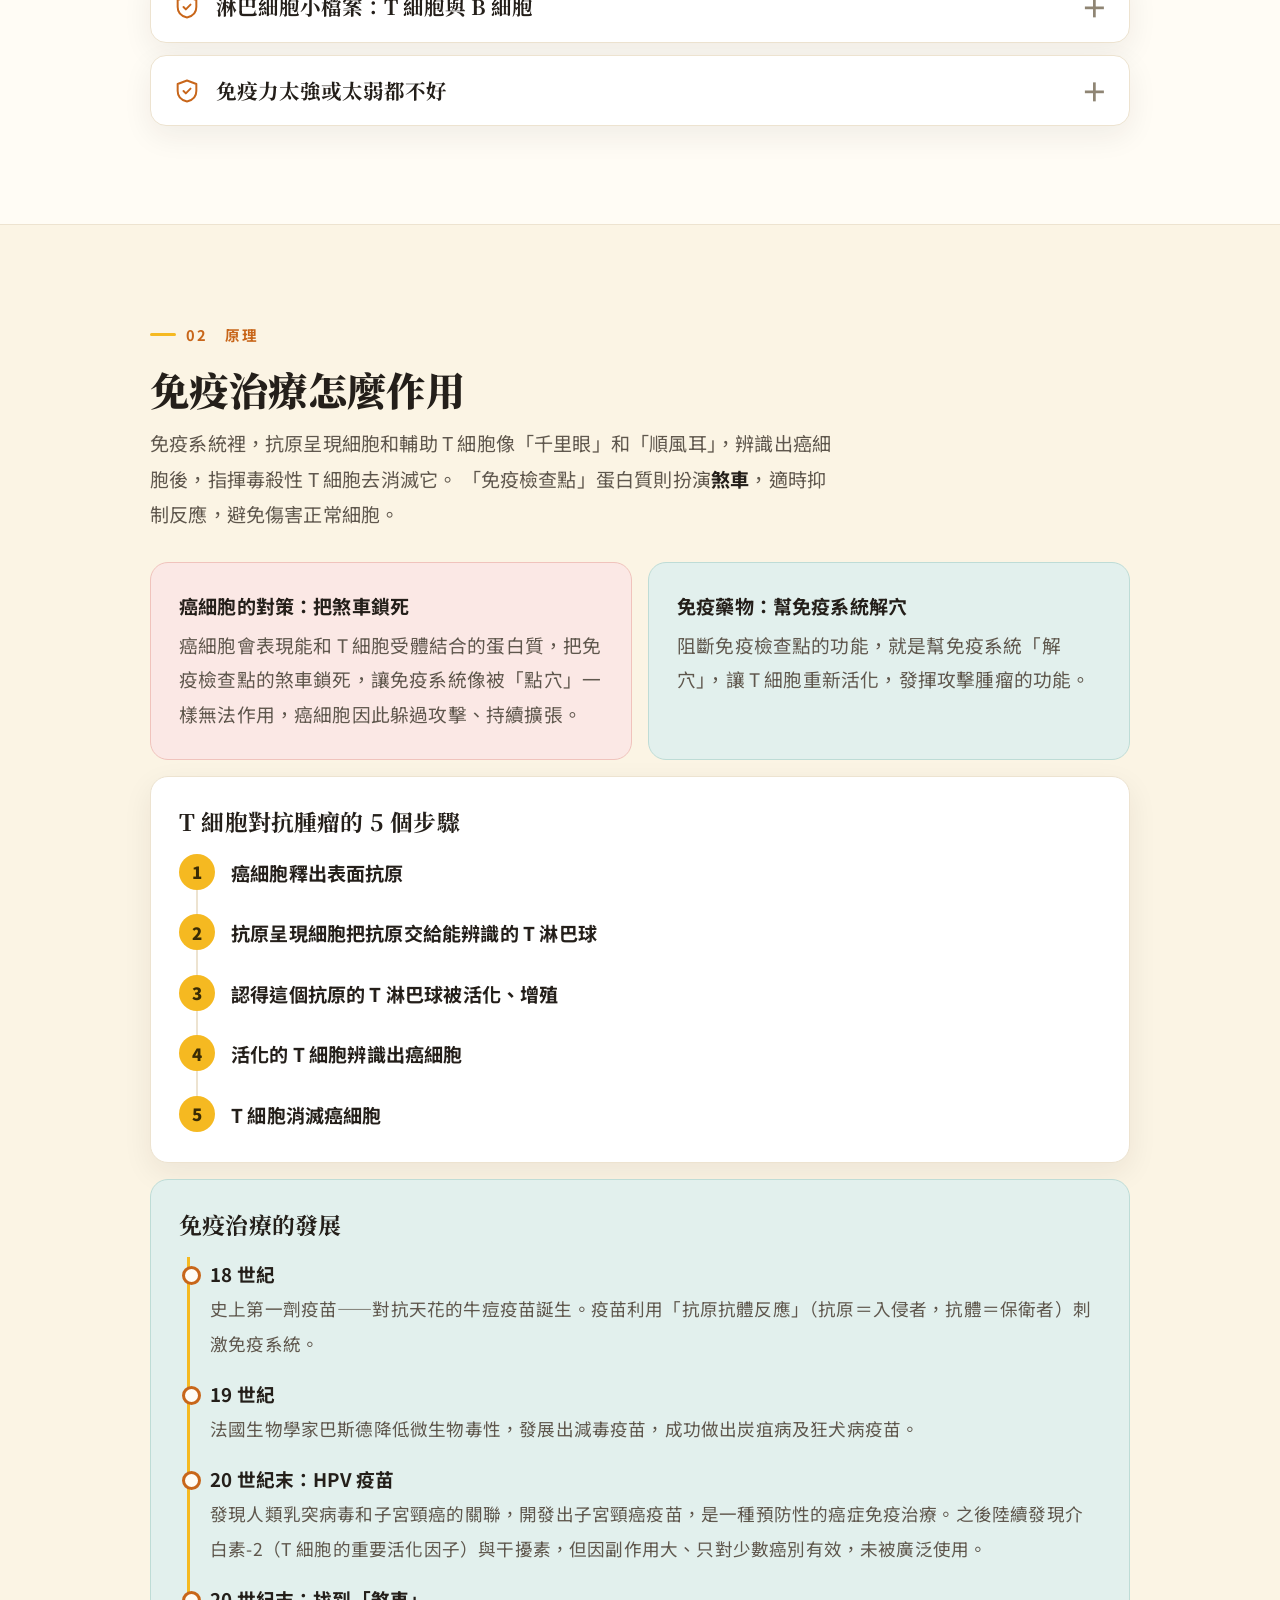
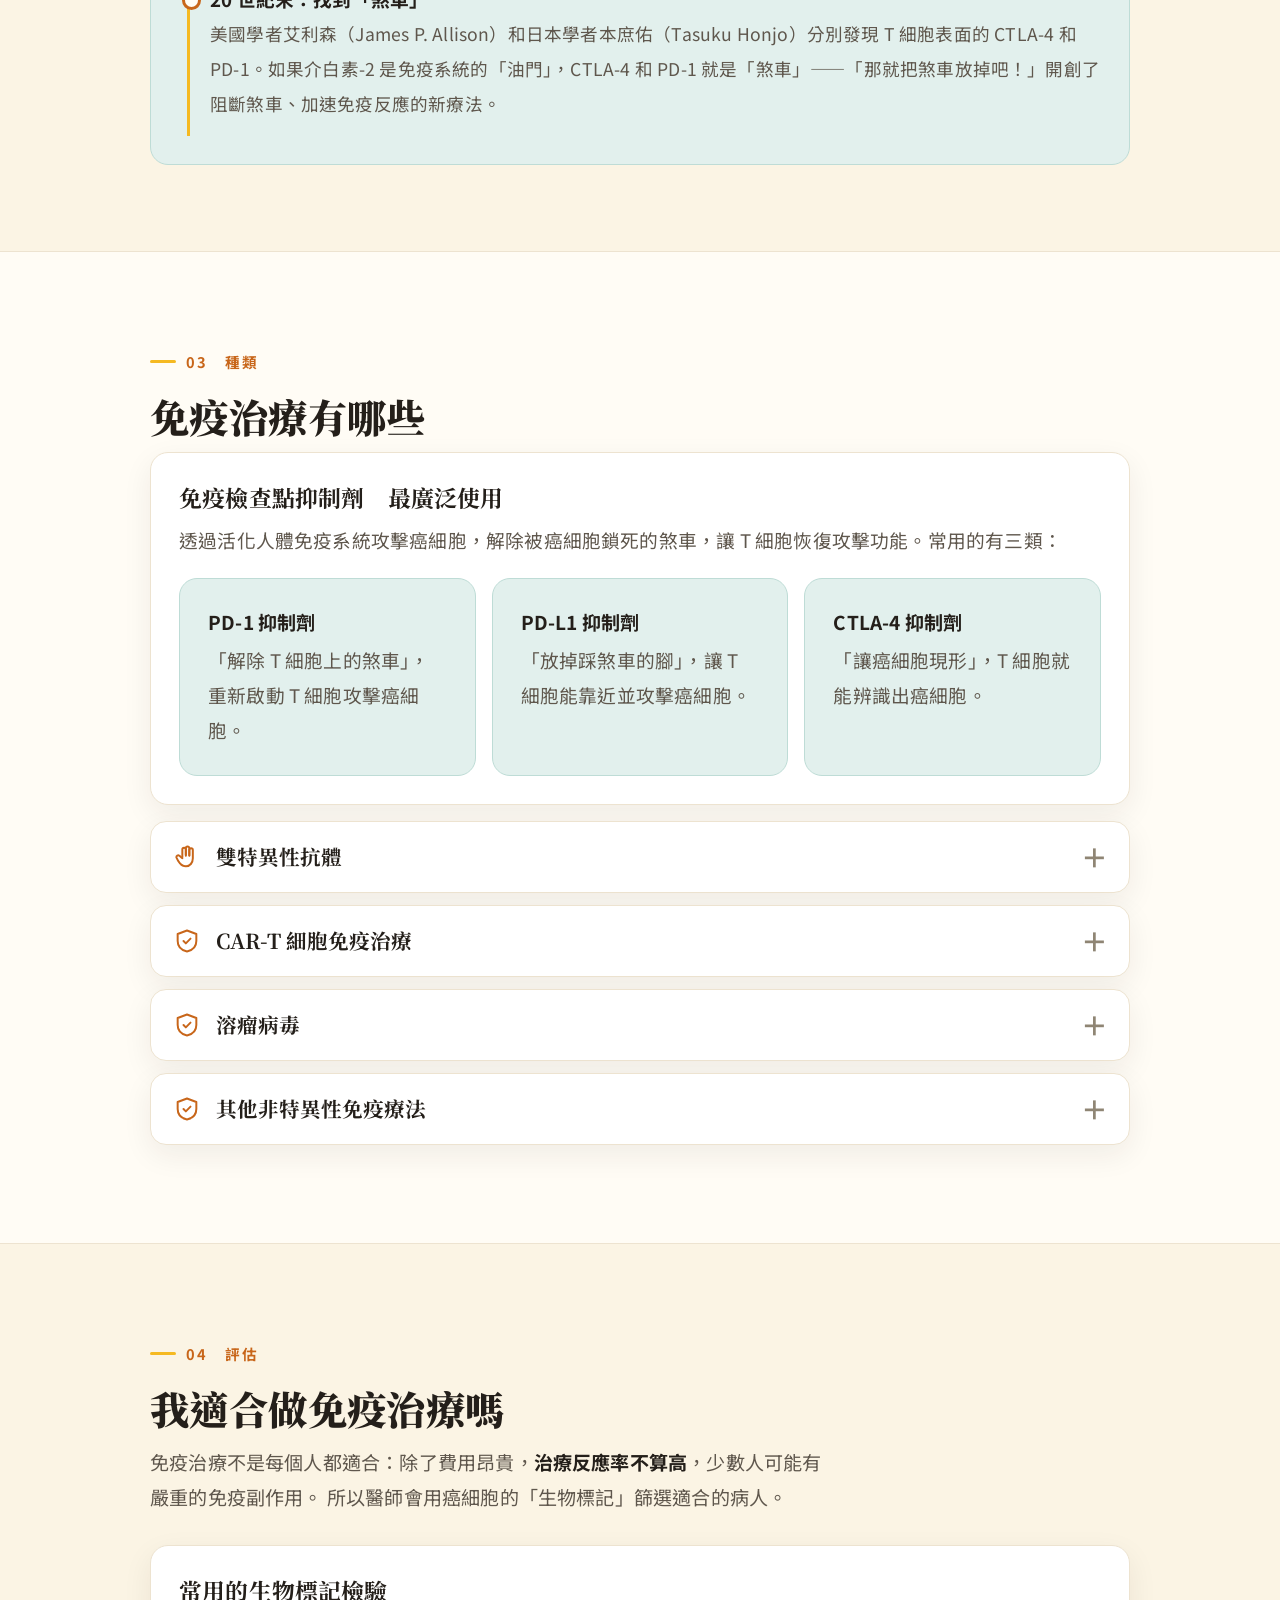
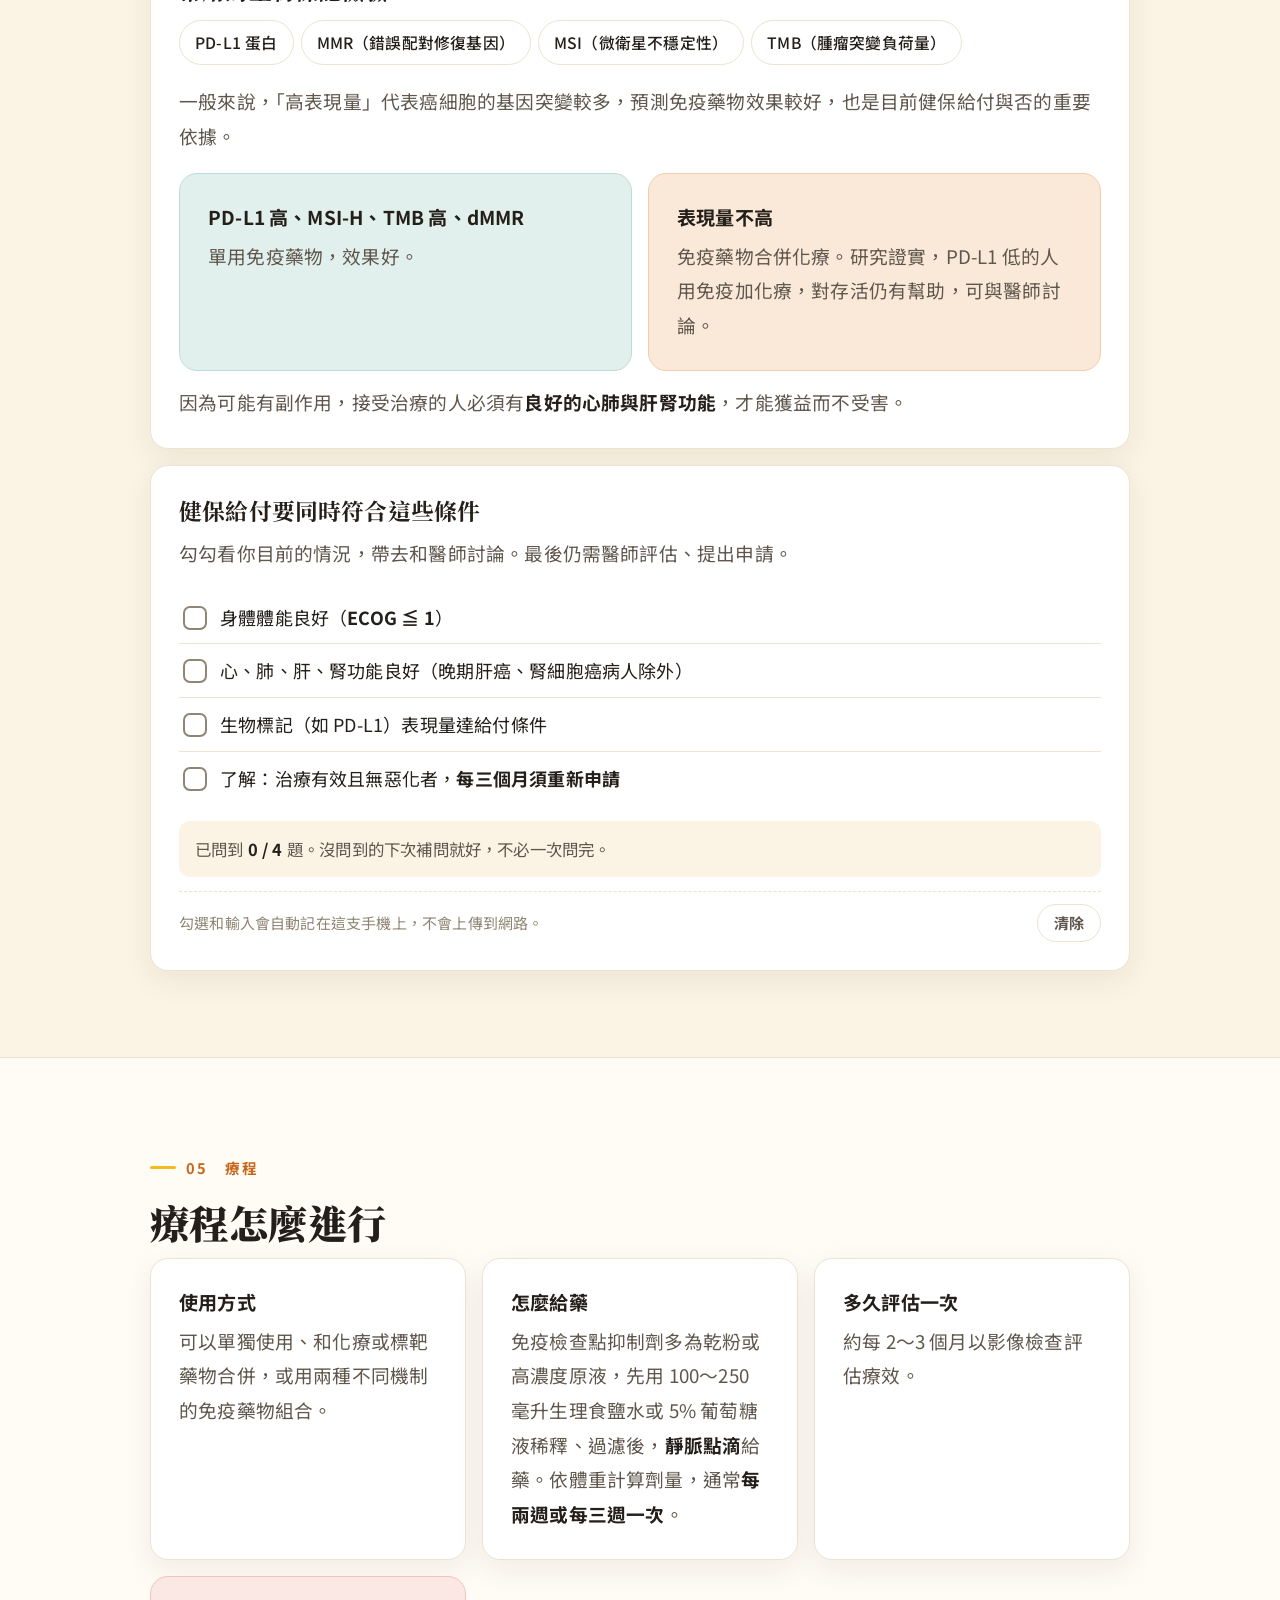
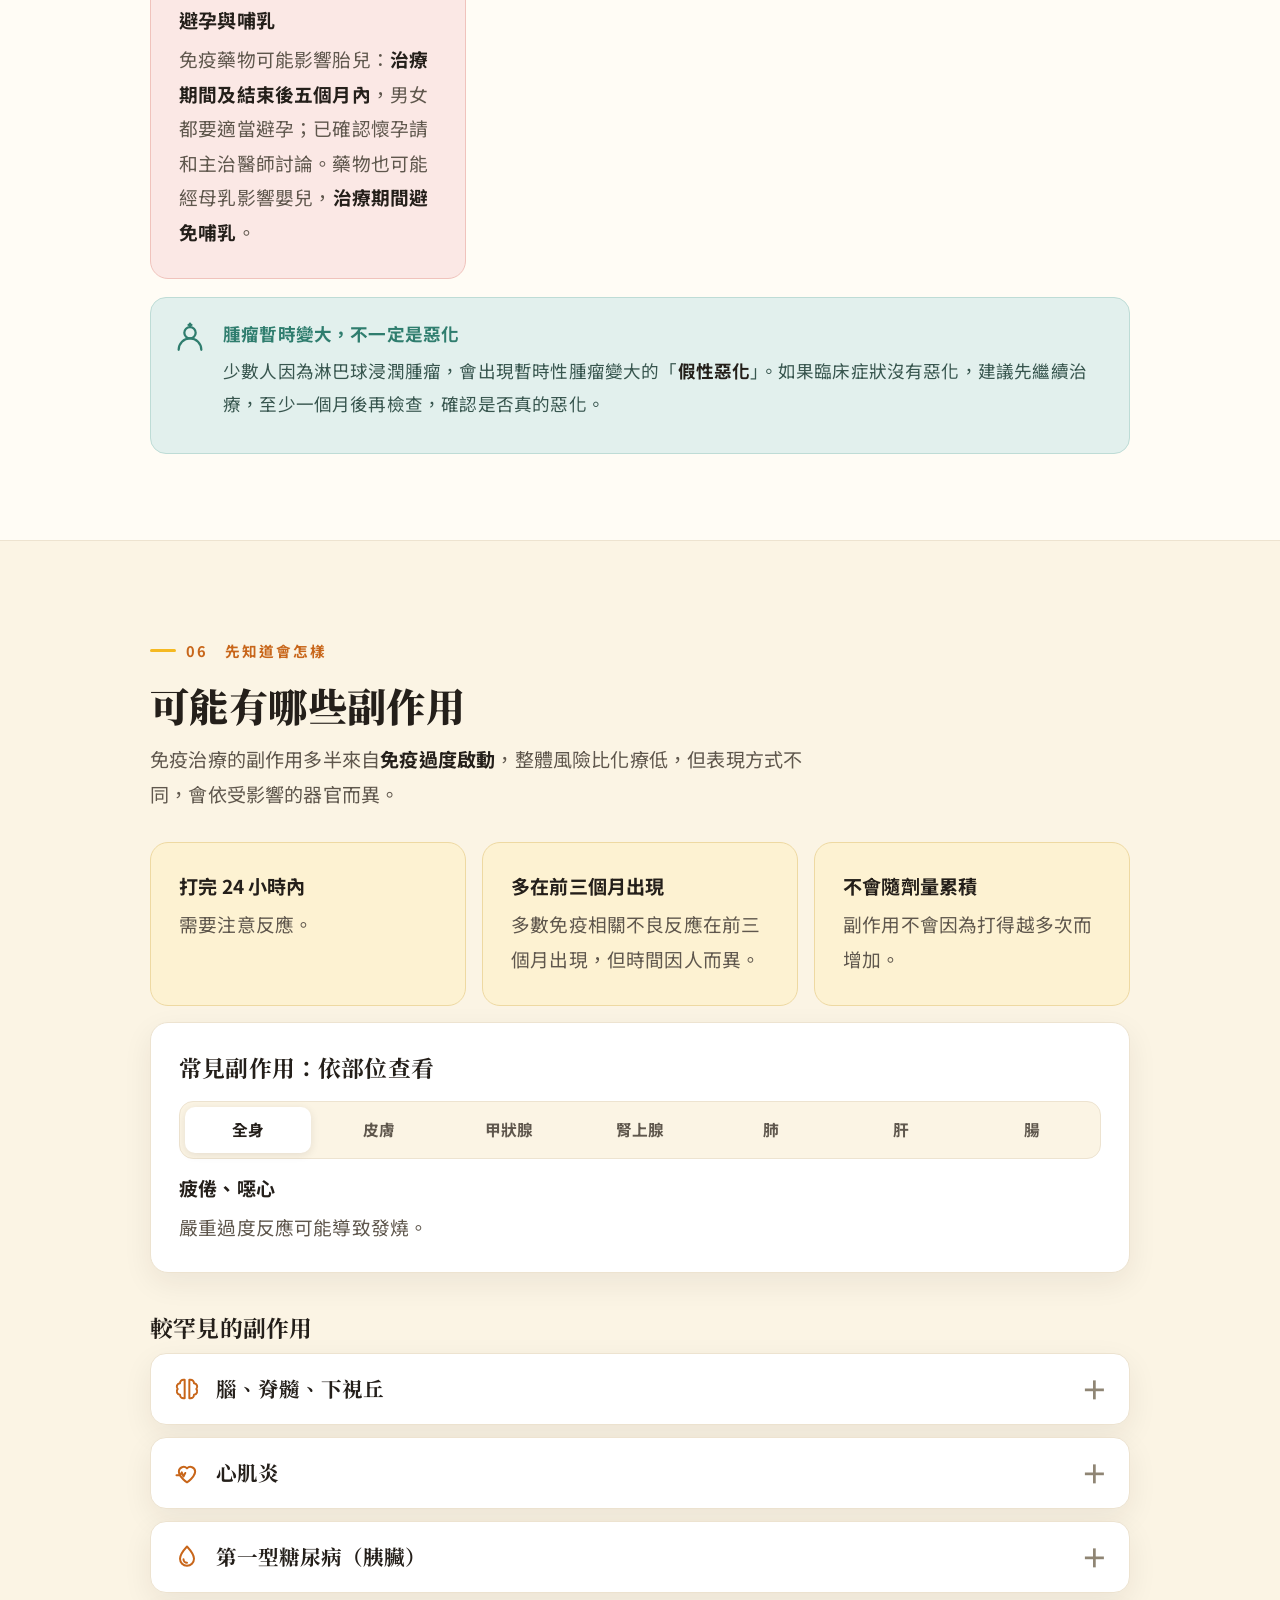
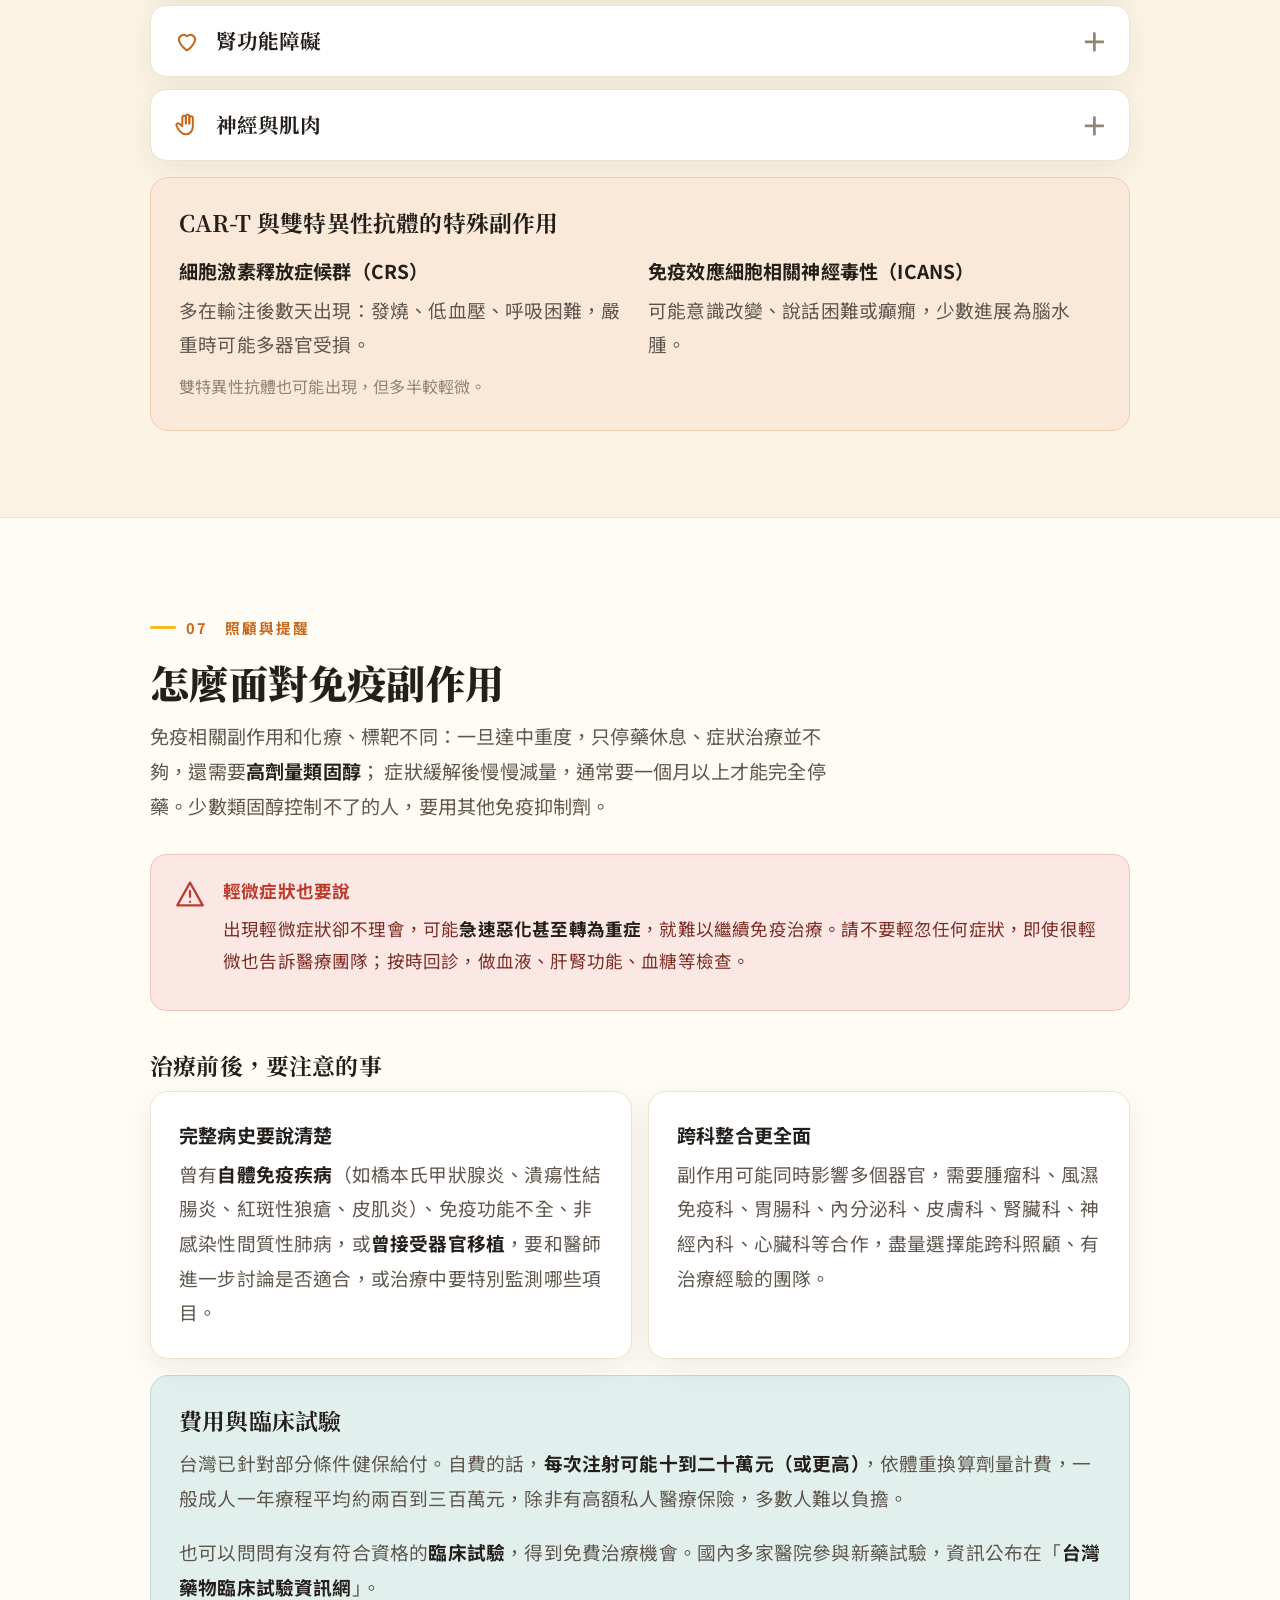
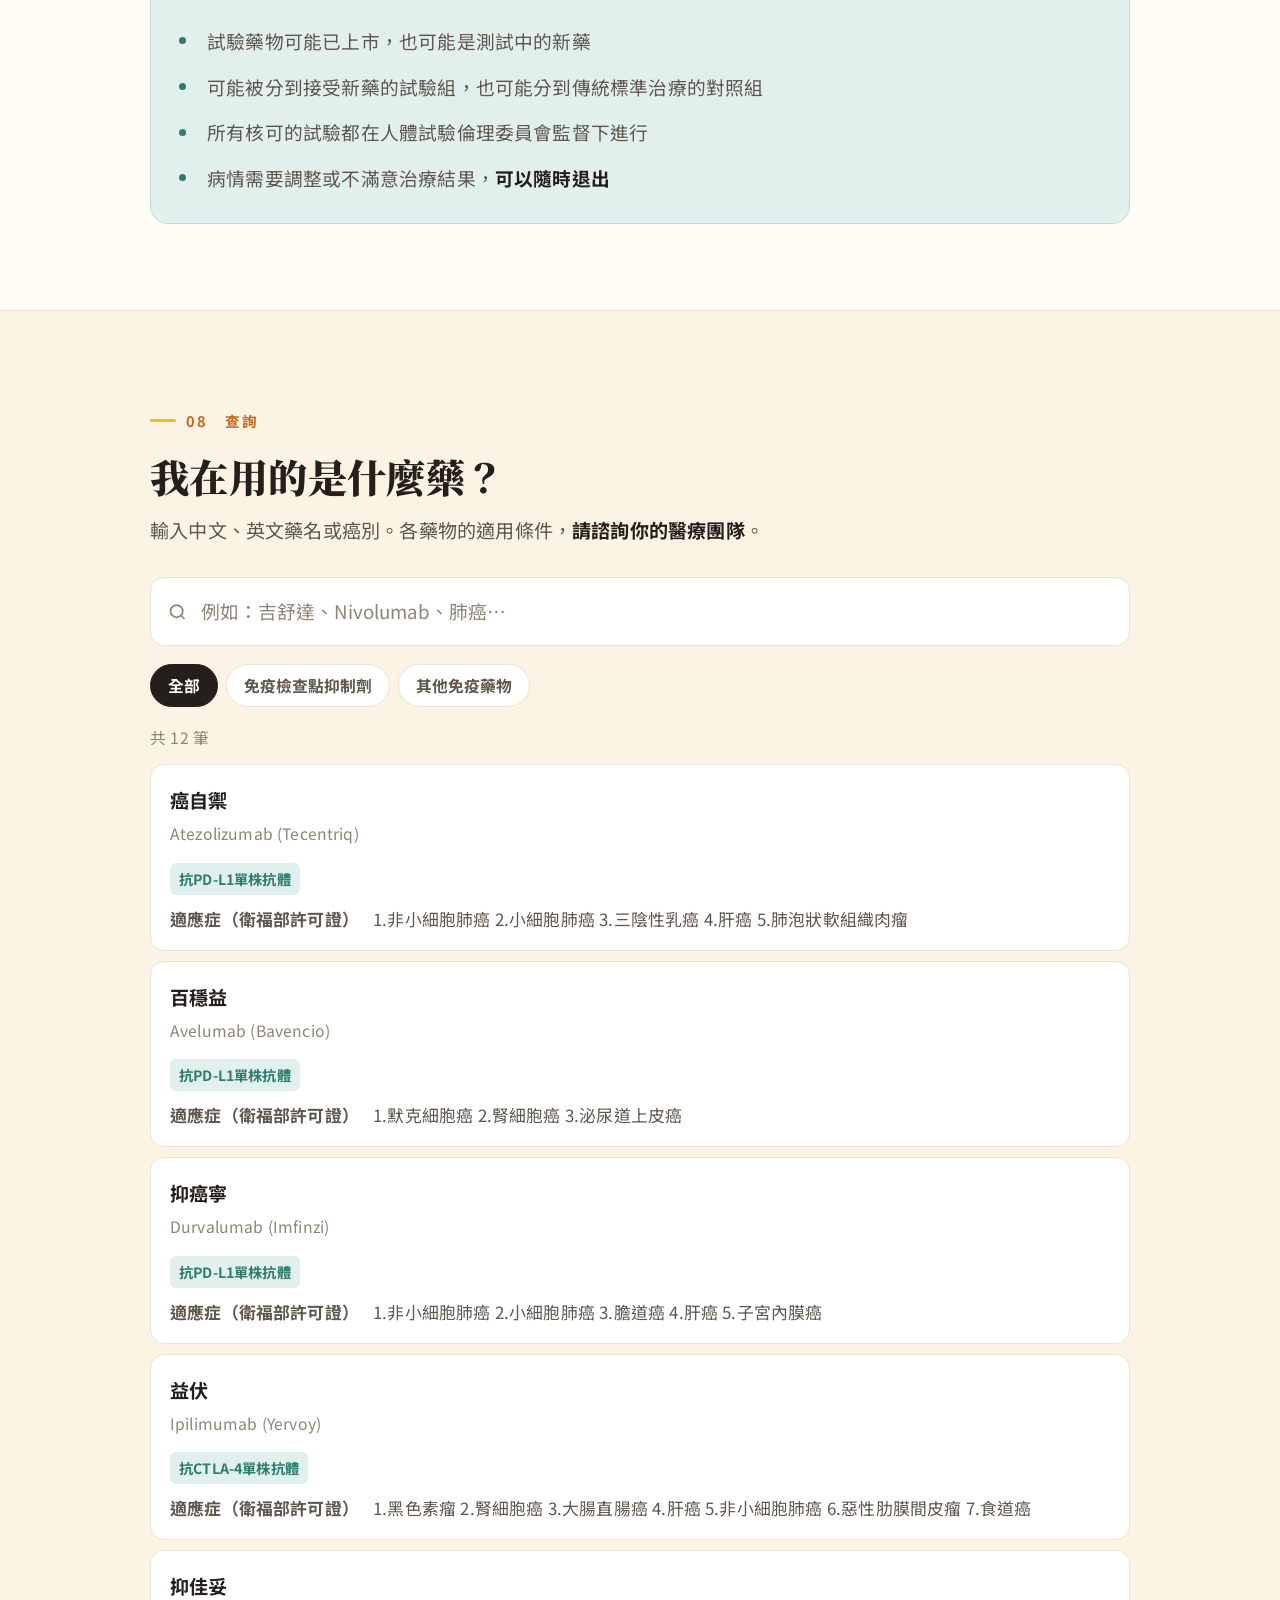
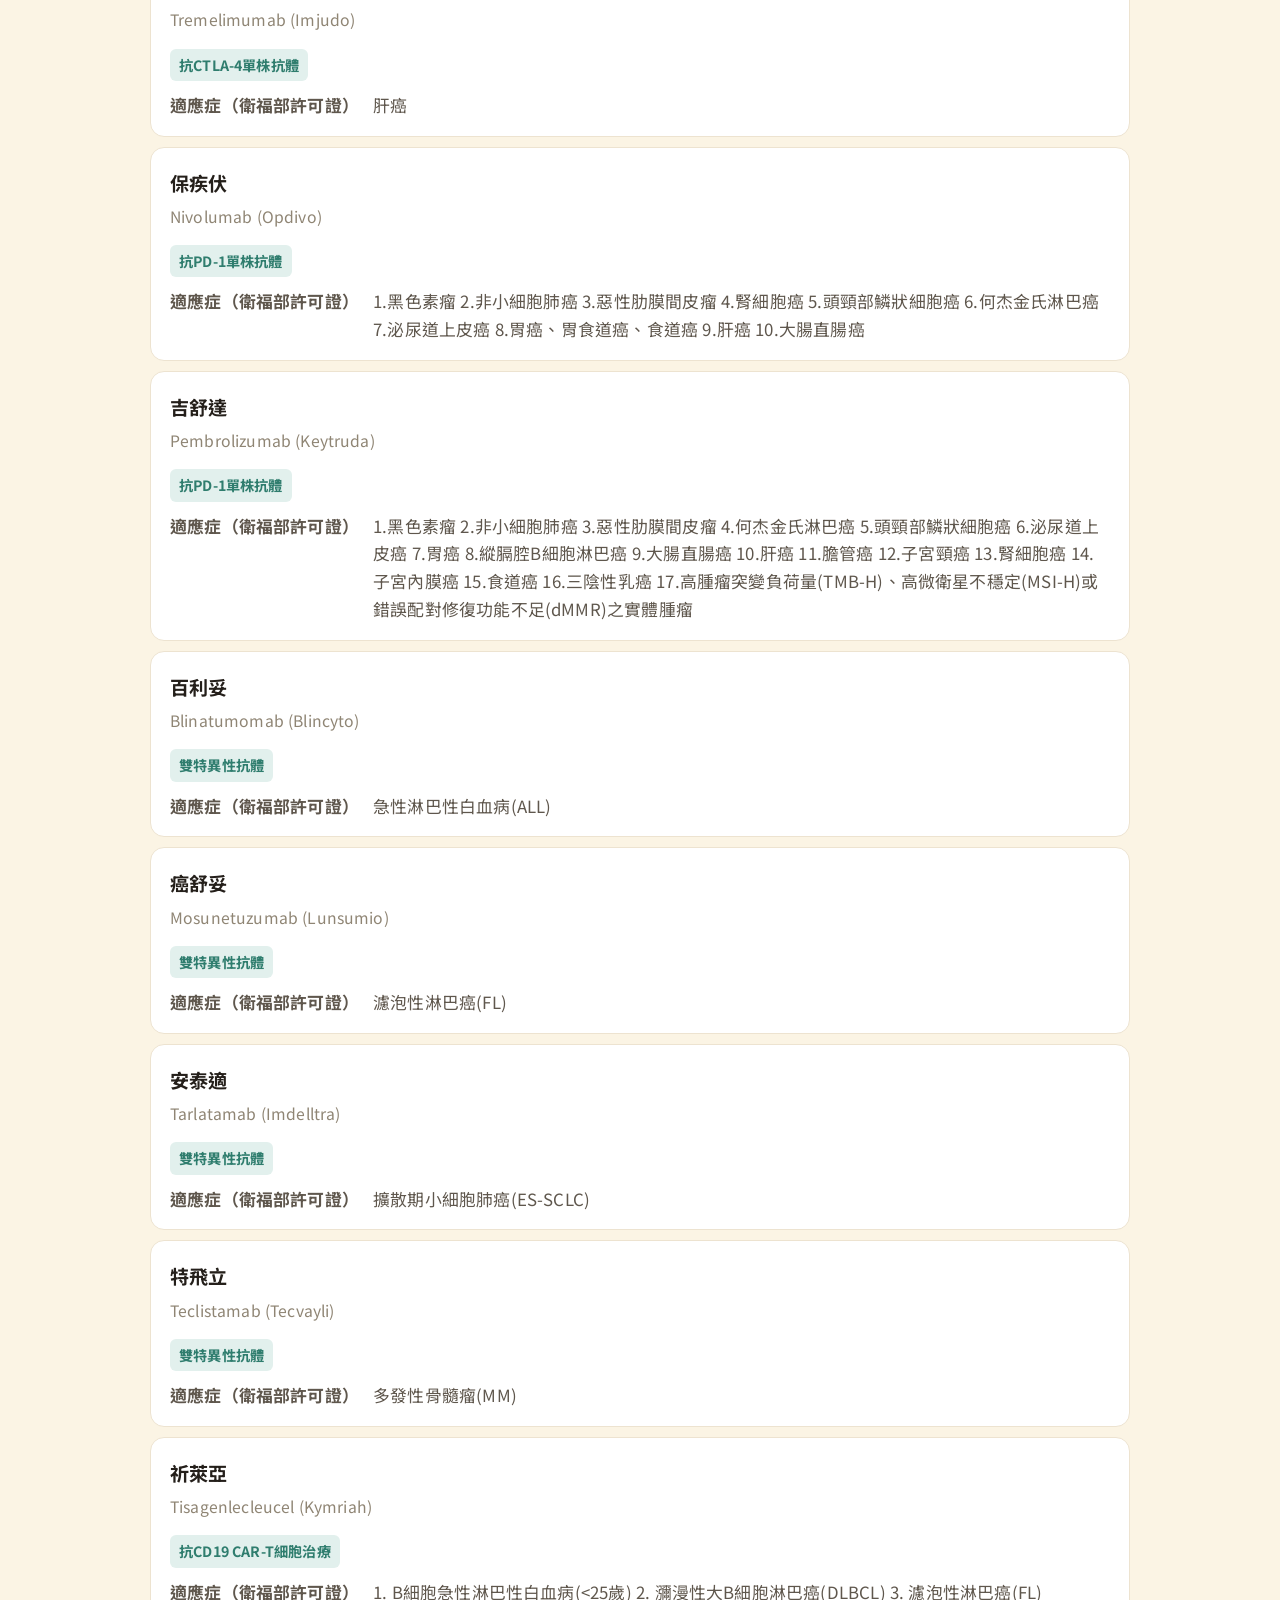
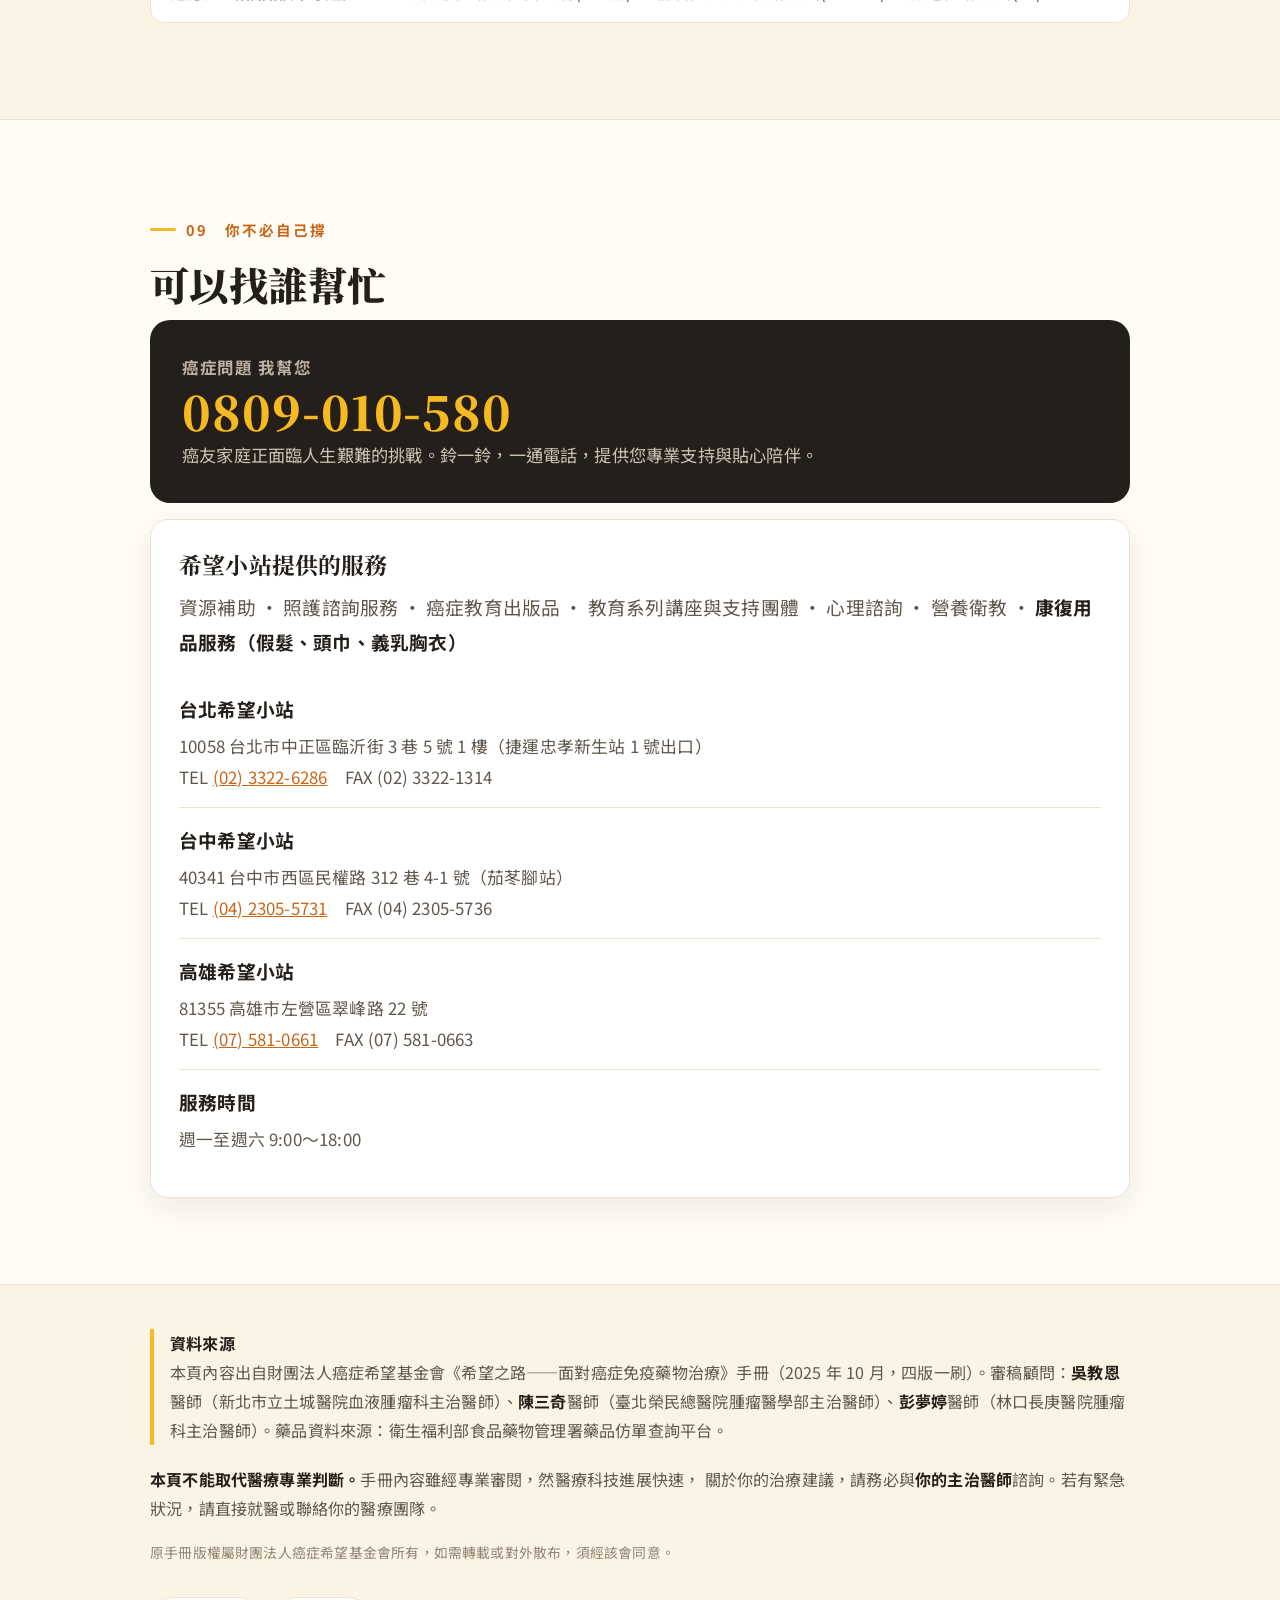
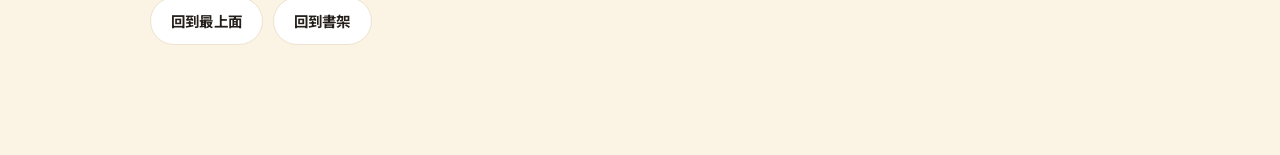
<file: immuno/index.html>
<!DOCTYPE html>
<html lang="zh-Hant">
<head>
<meta charset="UTF-8">
<meta name="viewport" content="width=device-width, initial-scale=1.0, viewport-fit=cover">
<meta name="theme-color" content="#FFFCF5">
<meta name="format-detection" content="telephone=no">
<title>面對癌症免疫藥物治療 · 互動衛教手冊</title>
<meta name="description" content="免疫系統、免疫檢查點抑制劑、CAR-T、適用評估、副作用與藥物查詢。改編自癌症希望基金會《希望之路—面對癌症免疫藥物治療》。">
<link rel="preconnect" href="https://fonts.googleapis.com">
<link rel="preconnect" href="https://fonts.gstatic.com" crossorigin>
<link href="https://fonts.googleapis.com/css2?family=Noto+Serif+TC:wght@600;700;900&family=Noto+Sans+TC:wght@400;500;700;900&display=swap" rel="stylesheet">
<link rel="stylesheet" href="../assets/hope.css?v=20261118">
<style>:root{--accent:#6A8CAF}</style>
<script>try{if(localStorage.getItem('hope-big')==='1')document.documentElement.classList.add('big')}catch(e){}</script>
</head>
<body>

<svg style="display:none" aria-hidden="true">
  <symbol id="i-back" viewBox="0 0 24 24"><path d="M15 5l-7 7 7 7"/></symbol>
  <symbol id="i-alert" viewBox="0 0 24 24"><path d="M12 4l9 16H3l9-16z"/><path d="M12 10v4M12 17.5h.01"/></symbol>
  <symbol id="i-nurse" viewBox="0 0 24 24"><path d="M12 13a4 4 0 100-8 4 4 0 000 8z"/><path d="M4 21a8 8 0 0116 0"/><path d="M12 2.5v2M11 3.5h2"/></symbol>
  <symbol id="i-heart" viewBox="0 0 24 24"><path d="M12 20s-7-4.6-7-9.4A4.1 4.1 0 0112 8a4.1 4.1 0 017 2.6c0 4.8-7 9.4-7 9.4z"/><path d="M3 14h3l1.5-2.5L9 15l1.5-3"/></symbol>
  <symbol id="i-organ" viewBox="0 0 24 24"><path d="M12 20s-7-4.6-7-9.4A4.1 4.1 0 0112 8a4.1 4.1 0 017 2.6c0 4.8-7 9.4-7 9.4z"/></symbol>
  <symbol id="i-search" viewBox="0 0 24 24"><circle cx="11" cy="11" r="7"/><path d="M20 20l-4-4"/></symbol>
  <symbol id="i-drop" viewBox="0 0 24 24"><path d="M12 3s6 6.5 6 10.5A6 6 0 016 13.5C6 9.5 12 3 12 3z"/><path d="M9 14a3 3 0 003 3"/></symbol>
  <symbol id="i-shield" viewBox="0 0 24 24"><path d="M12 3l8 3v6c0 5-3.5 8-8 9-4.5-1-8-4-8-9V6l8-3z"/><path d="M9 12l2 2 4-4"/></symbol>
  <symbol id="i-brain" viewBox="0 0 24 24"><path d="M9 4a3 3 0 00-3 3 3 3 0 00-2 5 3 3 0 002 5 3 3 0 003 3h1V4H9z"/><path d="M15 4a3 3 0 013 3 3 3 0 012 5 3 3 0 01-2 5 3 3 0 01-3 3h-1V4h1z"/></symbol>
  <symbol id="i-hand" viewBox="0 0 24 24"><path d="M8 12V5.5a1.5 1.5 0 013 0V11"/><path d="M11 10V4.5a1.5 1.5 0 013 0V11"/><path d="M14 10.5V6a1.5 1.5 0 013 0v7c0 4-2.5 7-6 7s-5-2-6.5-4.5L3 12.5a1.5 1.5 0 012.5-1.5L8 13"/></symbol>
</svg>

<header class="topbar">
  <div class="topbar-in">
    <a href="../index.html" class="shelf-link" aria-label="回到書架"><svg><use href="#i-back"/></svg><span class="lb">書架</span></a>
    <a href="#top" class="brand">
      <span class="dot"></span>
      <span>面對癌症免疫藥物治療<small>互動衛教手冊</small></span>
    </a>
    <div class="tb-actions">
      <button class="fs-btn" id="fsBtn" aria-label="切換大字">大字</button>
      <button class="nav-btn" id="tocBtn" aria-label="開啟目錄"><span class="lb">目錄 </span>☰</button>
    </div>
  </div>
</header>

<div class="toc" id="toc">
  <div class="toc-panel">
    <button class="toc-close" id="tocClose" aria-label="關閉目錄">✕</button>
    <h3>目錄</h3>
    <p class="hint">不必從頭看到尾，找你需要的那一段就好。</p>
    <a href="#s1"><i>01</i>了解免疫系統</a>
    <a href="#s2"><i>02</i>免疫治療怎麼作用</a>
    <a href="#s3"><i>03</i>免疫治療有哪些</a>
    <a href="#s4"><i>04</i>我適合做嗎</a>
    <a href="#s5"><i>05</i>療程怎麼進行</a>
    <a href="#s6"><i>06</i>可能有哪些副作用</a>
    <a href="#s7"><i>07</i>怎麼面對、要注意什麼</a>
    <a href="#s8"><i>08</i>藥物查詢</a>
    <a href="#s9"><i>09</i>可以找誰幫忙</a>
    <a class="out" href="../index.html">回到書架，看其他手冊</a>
  </div>
</div>

<div id="top"></div>
<section class="hero">
  <div class="wrap">
    <div class="kicker">希望之路　癌症免疫藥物治療</div>
    <h1>把煞車放掉，<br>讓免疫系統<em>重新出手</em></h1>
    <p class="lede">
      癌細胞很狡猾，會干擾免疫系統的辨識。免疫治療就是用各種方式<b>重新活化免疫系統</b>，
      讓它恢復偵查能力，辨識並消滅癌細胞。
    </p>
    <div class="picker">
      <h3>你想先看哪一段？</h3>
      <p class="why">點一下，直接跳到那一段。</p>
      <div class="sym-grid">
        <button class="sym" data-go="s2">免疫治療怎麼作用</button>
        <button class="sym" data-go="a-cart">CAR-T 是什麼</button>
        <button class="sym" data-go="s4">我適合做嗎</button>
        <button class="sym" data-go="s5">療程怎麼進行</button>
        <button class="sym" data-go="s6">可能有哪些副作用</button>
        <button class="sym" data-go="s7">費用與臨床試驗</button>
        <button class="sym" data-go="s8">查我在用的藥</button>
        <button class="sym" data-go="sosBtn">哪些症狀要回診</button>
      </div>
    </div>
  </div>
</section>

<!-- 01 -->
<section class="band" id="s1">
  <div class="wrap">
    <div class="eyebrow">01　先認識它</div>
    <h2>了解免疫系統</h2>
    <p class="sub">免疫系統是人體最重要的自我防禦系統，就像體內的護衛軍隊。</p>
    <div class="grid3">
      <div class="card sun"><h4>辨識敵我</h4><p class="soft">偵測辨識入侵體內的細菌或病原體。</p></div>
      <div class="card sun"><h4>巡查監控</h4><p class="soft">巡查防禦系統是否正常，監控體內有沒有不正常的變性細胞。</p></div>
      <div class="card sun"><h4>防禦消滅</h4><p class="soft">啟動防禦機制、調配兵力，消滅病原體或不正常細胞，維持健康。</p></div>
    </div>

    <div class="card mt">
      <h3>兩種能力</h3>
      <p class="soft"><b>先天性免疫力</b>遇到不正常細胞或病原體時，能把它們吞噬消滅；接著啟動<b>適應性免疫力</b>，針對特定抗原（入侵者）產生專一的免疫力，而且有<b>記憶</b>——同樣的抗原第二次出現時，免疫系統會立刻反應、消滅它。</p>
    </div>

    <div class="acc mt" id="s1-1">
      <button class="acc-h"><svg class="ic"><use href="#i-shield"/></svg>免疫系統的分工<span class="cv">＋</span></button>
      <div class="acc-b">
        <p class="soft">免疫系統由<b>免疫器官、免疫細胞、免疫分子</b>組成。</p>
        <dl class="spec">
          <dt>骨髓</dt><dd>造血器官，紅血球、白血球、單核細胞、巨噬細胞及淋巴細胞的發源地；B 淋巴細胞在這裡分化成熟。</dd>
          <dt>胸腺</dt><dd>T 淋巴細胞分化成熟的場所。未成熟的 T 細胞經血流進入胸腺，分化成能辨識「自我」與「非我」的成熟 T 細胞。</dd>
          <dt>脾臟</dt><dd>含有大量 T 細胞、B 細胞及漿細胞。</dd>
          <dt>淋巴結</dt><dd>淋巴細胞定居和增殖的地方，分布在頸部兩側、腋下、腹股溝及腸道等處，主要過濾、消滅不正常的細胞或病菌。</dd>
          <dt>淋巴細胞</dt><dd>除了 T 細胞和 B 細胞，還有自然殺手（NK）細胞。</dd>
          <dt>抗原呈現細胞</dt><dd>包含單核吞噬細胞、樹突細胞或已活化的 B 細胞。抗原要經由它們表現後，才能活化 T 細胞消滅病原。</dd>
          <dt>免疫分子</dt><dd>補體、免疫球蛋白（抗體）、干擾素、介白素、腫瘤壞死因子等細胞因子。</dd>
          <dt>其他</dt><dd>嗜鹼粒細胞、嗜酸粒細胞、肥大細胞。</dd>
        </dl>
      </div>
    </div>
    <div class="acc" id="s1-2">
      <button class="acc-h"><svg class="ic"><use href="#i-shield"/></svg>淋巴細胞小檔案：T 細胞與 B 細胞<span class="cv">＋</span></button>
      <div class="acc-b">
        <h4>T 淋巴細胞</h4>
        <ul class="bul">
          <li><b>輔助性 T 細胞（CD4+）</b>：從抗原呈現細胞接收抗原最具特色的片段，依受體訊號與細胞素，啟動不同的免疫反應</li>
          <li><b>毒殺性 T 細胞（CD8+）</b>：細胞免疫反應的主角。接觸癌細胞或受感染的細胞、辨認出特定抗原後，注入酵素引發癌細胞凋亡</li>
        </ul>
        <h4 style="margin-top:16px">B 淋巴細胞</h4>
        <p class="soft">被輔助性 T 細胞活化後，會製造對應特定抗原的抗體。第一次接觸抗原時製造專一性較低的 IgM，之後篩選出親和力最佳的 B 細胞；同樣的抗原再進來時，能迅速產生專一性更高的 IgG，更快、更有效地中和抗原。</p>
      </div>
    </div>
    <div class="acc" id="s1-3">
      <button class="acc-h"><svg class="ic"><use href="#i-shield"/></svg>免疫力太強或太弱都不好<span class="cv">＋</span></button>
      <div class="acc-b">
        <p class="soft">免疫反應過強會引發發炎反應，大致有兩種：</p>
        <ul class="bul">
          <li><b>過敏</b>：對黴菌、塵蟎等外來非病原性抗原發動攻擊</li>
          <li><b>自體免疫疾病</b>：免疫系統異常，反過來攻擊身體正常細胞，如紅斑性狼瘡、類風濕性關節炎、僵直性脊椎炎</li>
        </ul>
        <p class="soft" style="margin-top:12px">免疫力低下時，無法有效清除病原體，就容易感染，例如皰疹、感冒或傷口反覆感染。</p>
      </div>
    </div>
  </div>
</section>

<!-- 02 -->
<section class="band tint" id="s2">
  <div class="wrap">
    <div class="eyebrow">02　原理</div>
    <h2>免疫治療怎麼作用</h2>
    <p class="sub">
      免疫系統裡，抗原呈現細胞和輔助 T 細胞像「千里眼」和「順風耳」，辨識出癌細胞後，指揮毒殺性 T 細胞去消滅它。
      「免疫檢查點」蛋白質則扮演<b>煞車</b>，適時抑制反應，避免傷害正常細胞。
    </p>
    <div class="grid2">
      <div class="card bad">
        <h4>癌細胞的對策：把煞車鎖死</h4>
        <p class="soft">癌細胞會表現能和 T 細胞受體結合的蛋白質，把免疫檢查點的煞車鎖死，讓免疫系統像被「點穴」一樣無法作用，癌細胞因此躲過攻擊、持續擴張。</p>
      </div>
      <div class="card calm">
        <h4>免疫藥物：幫免疫系統解穴</h4>
        <p class="soft">阻斷免疫檢查點的功能，就是幫免疫系統「解穴」，讓 T 細胞重新活化，發揮攻擊腫瘤的功能。</p>
      </div>
    </div>

    <div class="card mt">
      <h3>T 細胞對抗腫瘤的 5 個步驟</h3>
      <ol class="steps" style="margin-top:14px">
        <li><span class="no">1</span><h4>癌細胞釋出表面抗原</h4></li>
        <li><span class="no">2</span><h4>抗原呈現細胞把抗原交給能辨識的 T 淋巴球</h4></li>
        <li><span class="no">3</span><h4>認得這個抗原的 T 淋巴球被活化、增殖</h4></li>
        <li><span class="no">4</span><h4>活化的 T 細胞辨識出癌細胞</h4></li>
        <li><span class="no">5</span><h4>T 細胞消滅癌細胞</h4></li>
      </ol>
    </div>

    <div class="card calm mt">
      <h3>免疫治療的發展</h3>
      <ul class="tl-v" style="margin-top:14px">
        <li><b>18 世紀</b><span>史上第一劑疫苗——對抗天花的牛痘疫苗誕生。疫苗利用「抗原抗體反應」（抗原＝入侵者，抗體＝保衛者）刺激免疫系統。</span></li>
        <li><b>19 世紀</b><span>法國生物學家巴斯德降低微生物毒性，發展出減毒疫苗，成功做出炭疽病及狂犬病疫苗。</span></li>
        <li><b>20 世紀末：HPV 疫苗</b><span>發現人類乳突病毒和子宮頸癌的關聯，開發出子宮頸癌疫苗，是一種預防性的癌症免疫治療。之後陸續發現介白素-2（T 細胞的重要活化因子）與干擾素，但因副作用大、只對少數癌別有效，未被廣泛使用。</span></li>
        <li><b>20 世紀末：找到「煞車」</b><span>美國學者艾利森（James P. Allison）和日本學者本庶佑（Tasuku Honjo）分別發現 T 細胞表面的 CTLA-4 和 PD-1。如果介白素-2 是免疫系統的「油門」，CTLA-4 和 PD-1 就是「煞車」——「那就把煞車放掉吧！」開創了阻斷煞車、加速免疫反應的新療法。</span></li>
      </ul>
    </div>
  </div>
</section>

<!-- 03 -->
<section class="band" id="s3">
  <div class="wrap">
    <div class="eyebrow">03　種類</div>
    <h2>免疫治療有哪些</h2>

    <div class="card">
      <h3>免疫檢查點抑制劑　最廣泛使用</h3>
      <p class="soft">透過活化人體免疫系統攻擊癌細胞，解除被癌細胞鎖死的煞車，讓 T 細胞恢復攻擊功能。常用的有三類：</p>
      <div class="grid3 mt">
        <div class="card calm" style="box-shadow:none"><h4>PD-1 抑制劑</h4><p class="soft">「解除 T 細胞上的煞車」，重新啟動 T 細胞攻擊癌細胞。</p></div>
        <div class="card calm" style="box-shadow:none"><h4>PD-L1 抑制劑</h4><p class="soft">「放掉踩煞車的腳」，讓 T 細胞能靠近並攻擊癌細胞。</p></div>
        <div class="card calm" style="box-shadow:none"><h4>CTLA-4 抑制劑</h4><p class="soft">「讓癌細胞現形」，T 細胞就能辨識出癌細胞。</p></div>
      </div>
    </div>

    <div class="acc mt" id="s3-1">
      <button class="acc-h"><svg class="ic"><use href="#i-hand"/></svg>雙特異性抗體<span class="cv">＋</span></button>
      <div class="acc-b">
        <p class="soft">有兩個結合部位：<b>一手拉住 T 細胞、一手拉住癌細胞</b>，T 細胞不用自己找，就能直接鎖定攻擊，大幅提高精準度。目前多用於急性淋巴性白血病（ALL）、瀰漫性大 B 細胞淋巴癌（DLBCL）或多發性骨髓瘤。</p>
      </div>
    </div>
    <div class="acc" id="a-cart">
      <button class="acc-h"><svg class="ic"><use href="#i-shield"/></svg>CAR-T 細胞免疫治療<span class="cv">＋</span></button>
      <div class="acc-b">
        <p class="soft">把病人血液裡的 T 細胞分離出來，在體外做「基因改造」，像加裝雷達和機械手臂，變成嵌合抗原受體 T 細胞（CAR-T），再輸回體內大量增殖，精準辨識、攻擊癌細胞。</p>
        <p class="soft">台灣已核准 CD19 CAR-T 用於 B 細胞相關的難治型血癌，如瀰漫性大 B 細胞淋巴癌（DLBCL）、濾泡性淋巴癌（FL）、25 歲以下急性淋巴性白血病（ALL）。</p>
        <h4 style="margin-top:16px">治療流程</h4>
        <ol class="steps" style="margin-top:10px">
          <li><span class="no">1</span><h4>白血球分離術</h4><p>分離出病人血液中的白血球。</p></li>
          <li><span class="no">2</span><h4>運送</h4><p>細胞低溫運送到認證藥廠。</p></li>
          <li><span class="no">3</span><h4>基因改造</h4><p>T 細胞需要 3～21 天改造成 CAR-T 細胞。</p></li>
          <li><span class="no">4</span><h4>運送</h4><p>改造完成的細胞低溫運回醫院。</p></li>
          <li><span class="no">5</span><h4>淋巴清除性化療</h4><p>抑制病人的免疫反應。</p></li>
          <li><span class="no">6</span><h4>CAR-T 細胞輸回體內</h4></li>
        </ol>
      </div>
    </div>
    <div class="acc" id="s3-2">
      <button class="acc-h"><svg class="ic"><use href="#i-shield"/></svg>溶瘤病毒<span class="cv">＋</span></button>
      <div class="acc-b">
        <p class="soft">經過設計、只選擇性殺死癌細胞而不傷正常組織的病毒。它一方面感染腫瘤細胞、在裡面複製，讓腫瘤細胞溶解；另一方面誘導細胞激素，啟動全身性的抗腫瘤免疫反應。例如治療黑色素瘤的人類皰疹病毒製劑（T-VEC）。</p>
      </div>
    </div>
    <div class="acc" id="s3-3">
      <button class="acc-h"><svg class="ic"><use href="#i-shield"/></svg>其他非特異性免疫療法<span class="cv">＋</span></button>
      <div class="acc-b">
        <p class="soft">用藥物全面刺激多種免疫細胞來打擊癌細胞，例如高劑量介白素-2 治療黑色素細胞瘤或腎細胞癌、膀胱內灌注卡介苗（BCG）治療膀胱癌、免疫調節劑 Thalidomide（賽得）類藥物治療多發性骨髓瘤。因為不是專門針對癌細胞，<b>副作用往往較大，療效通常不持久</b>。</p>
      </div>
    </div>
  </div>
</section>

<!-- 04 -->
<section class="band tint" id="s4">
  <div class="wrap">
    <div class="eyebrow">04　評估</div>
    <h2>我適合做免疫治療嗎</h2>
    <p class="sub">
      免疫治療不是每個人都適合：除了費用昂貴，<b>治療反應率不算高</b>，少數人可能有嚴重的免疫副作用。
      所以醫師會用癌細胞的「生物標記」篩選適合的病人。
    </p>
    <div class="card">
      <h3>常用的生物標記檢驗</h3>
      <div style="margin:12px 0"><span class="pill">PD-L1 蛋白</span><span class="pill">MMR（錯誤配對修復基因）</span><span class="pill">MSI（微衛星不穩定性）</span><span class="pill">TMB（腫瘤突變負荷量）</span></div>
      <p class="soft">一般來說，「高表現量」代表癌細胞的基因突變較多，預測免疫藥物效果較好，也是目前健保給付與否的重要依據。</p>
      <div class="grid2 mt">
        <div class="card calm" style="box-shadow:none"><h4>PD-L1 高、MSI-H、TMB 高、dMMR</h4><p class="soft">單用免疫藥物，效果好。</p></div>
        <div class="card warn" style="box-shadow:none"><h4>表現量不高</h4><p class="soft">免疫藥物合併化療。研究證實，PD-L1 低的人用免疫加化療，對存活仍有幫助，可與醫師討論。</p></div>
      </div>
      <p class="soft" style="margin-top:14px">因為可能有副作用，接受治療的人必須有<b>良好的心肺與肝腎功能</b>，才能獲益而不受害。</p>
    </div>

    <div class="card mt">
      <h3>健保給付要同時符合這些條件</h3>
      <p class="soft">勾勾看你目前的情況，帶去和醫師討論。最後仍需醫師評估、提出申請。</p>
      <div data-checklist="nhiNote" data-done="四項都符合，可以和醫師討論申請。" style="margin-top:10px">
        <label class="chk"><input type="checkbox"><span>身體體能良好（<b>ECOG ≦ 1</b>）</span></label>
        <label class="chk"><input type="checkbox"><span>心、肺、肝、腎功能良好（晚期肝癌、腎細胞癌病人除外）</span></label>
        <label class="chk"><input type="checkbox"><span>生物標記（如 PD-L1）表現量達給付條件</span></label>
        <label class="chk"><input type="checkbox"><span>了解：治療有效且無惡化者，<b>每三個月須重新申請</b></span></label>
      </div>
      <div class="chk-note" id="nhiNote"></div>
    </div>
  </div>
</section>

<!-- 05 -->
<section class="band" id="s5">
  <div class="wrap">
    <div class="eyebrow">05　療程</div>
    <h2>療程怎麼進行</h2>
    <div class="grid2">
      <div class="card">
        <h4>使用方式</h4>
        <p class="soft">可以單獨使用、和化療或標靶藥物合併，或用兩種不同機制的免疫藥物組合。</p>
      </div>
      <div class="card">
        <h4>怎麼給藥</h4>
        <p class="soft">免疫檢查點抑制劑多為乾粉或高濃度原液，先用 100～250 毫升生理食鹽水或 5% 葡萄糖液稀釋、過濾後，<b>靜脈點滴</b>給藥。依體重計算劑量，通常<b>每兩週或每三週一次</b>。</p>
      </div>
      <div class="card">
        <h4>多久評估一次</h4>
        <p class="soft">約每 2～3 個月以影像檢查評估療效。</p>
      </div>
      <div class="card bad">
        <h4>避孕與哺乳</h4>
        <p class="soft">免疫藥物可能影響胎兒：<b>治療期間及結束後五個月內</b>，男女都要適當避孕；已確認懷孕請和主治醫師討論。藥物也可能經母乳影響嬰兒，<b>治療期間避免哺乳</b>。</p>
      </div>
    </div>

    <div class="nurse">
      <svg><use href="#i-nurse"/></svg>
      <div>
        <div class="t">腫瘤暫時變大，不一定是惡化</div>
        <p>少數人因為淋巴球浸潤腫瘤，會出現暫時性腫瘤變大的「<b>假性惡化</b>」。如果臨床症狀沒有惡化，建議先繼續治療，至少一個月後再檢查，確認是否真的惡化。</p>
      </div>
    </div>
  </div>
</section>

<!-- 06 -->
<section class="band tint" id="s6">
  <div class="wrap">
    <div class="eyebrow">06　先知道會怎樣</div>
    <h2>可能有哪些副作用</h2>
    <p class="sub">
      免疫治療的副作用多半來自<b>免疫過度啟動</b>，整體風險比化療低，但表現方式不同，會依受影響的器官而異。
    </p>
    <div class="grid3">
      <div class="card sun"><h4>打完 24 小時內</h4><p class="soft">需要注意反應。</p></div>
      <div class="card sun"><h4>多在前三個月出現</h4><p class="soft">多數免疫相關不良反應在前三個月出現，但時間因人而異。</p></div>
      <div class="card sun"><h4>不會隨劑量累積</h4><p class="soft">副作用不會因為打得越多次而增加。</p></div>
    </div>

    <div class="card seg-group mt">
      <h3>常見副作用：依部位查看</h3>
      <div class="seg" role="tablist">
        <button data-seg="body" class="on">全身</button>
        <button data-seg="skin">皮膚</button>
        <button data-seg="thy">甲狀腺</button>
        <button data-seg="adr">腎上腺</button>
        <button data-seg="lung">肺</button>
        <button data-seg="liver">肝</button>
        <button data-seg="gut">腸</button>
      </div>
      <div class="seg-pane" data-seg="body" id="s6-1"><h4>疲倦、噁心</h4><p class="soft">嚴重過度反應可能導致發燒。</p></div>
      <div class="seg-pane" data-seg="skin" id="s6-2"><h4>癢、紅腫</h4><p class="soft">大多是局部皮疹；黑色素瘤患者可能出現新的局部白斑。僅極少數人會出現大面積皮疹甚至嚴重皮膚症狀。</p></div>
      <div class="seg-pane" data-seg="thy" id="s6-3"><h4>甲狀腺功能亢進或低下</h4>
        <p class="soft">內分泌系統發炎可能引發甲狀腺炎：</p>
        <ul class="bul"><li><b>亢進</b>：怕熱、心悸、體重減輕、腹瀉</li><li><b>低下</b>：比平常容易累、掉髮、體重增加、怕冷、便秘</li></ul>
        <p class="soft" style="margin-top:10px">少數人需要長期服用甲狀腺素補充。</p></div>
      <div class="seg-pane" data-seg="adr" id="s6-4"><h4>腎上腺皮質素低下</h4>
        <p class="soft">容易疲憊或沒有症狀，也可能頭暈、姿勢性低血壓、低血糖、脫水或體重減輕。</p>
        <div class="card bad" style="margin-top:12px"><p style="margin:0">嚴重時可能<b>噁心嘔吐、意識模糊甚至休克</b>，需要補充腎上腺素。</p></div></div>
      <div class="seg-pane" data-seg="lung" id="s6-5"><h4>間質性肺炎</h4>
        <p class="soft">由免疫反應造成的肺部發炎，和一般細菌感染的肺炎不同。會<b>咳嗽、發燒、容易喘</b>，胸部 X 光可見肺部浸潤。</p>
        <p class="soft" style="margin-top:10px"><b>這些人風險較高，要特別留意：</b></p>
        <ul class="bul r"><li>60 歲以上</li><li>曾有間質性肺病或其他肺病</li><li>曾做過肺部手術</li><li>正在接受氧氣治療</li><li>曾做過胸部放射線治療</li><li>併用多種化療藥物</li><li>腎功能障礙</li></ul></div>
      <div class="seg-pane" data-seg="liver" id="s6-6"><h4>肝炎</h4><p class="soft">肝功能指數異常，初期容易疲憊；嚴重時會<b>皮膚或眼白變黃（黃疸）</b>、嚴重噁心嘔吐、<b>尿液變深茶色</b>。</p></div>
      <div class="seg-pane" data-seg="gut" id="s6-7"><h4>腹痛、腹瀉</h4><p class="soft">可能伴隨黏液狀或血便。<b>腹瀉次數比平常多 4 次以上</b>，就屬於中度不良反應；嚴重時可能進展為腸炎、敗血症、腸穿孔。</p></div>
    </div>

    <h3 class="mt2">較罕見的副作用</h3>
    <div class="acc" id="s6-8"><button class="acc-h"><svg class="ic"><use href="#i-brain"/></svg>腦、脊髓、下視丘<span class="cv">＋</span></button>
      <div class="acc-b"><ul class="bul">
        <li><b>腦炎</b>：可能精神或意識障礙，常見頭痛、嗜睡、虛弱、嘔吐、頸部僵硬、幻覺、癲癇、記憶障礙</li>
        <li><b>脊髓炎</b>：下肢無力，或上下肢都無力</li>
        <li><b>下視丘炎</b>：頭痛、意識不清。下視丘是內分泌的中樞，會讓甲狀腺素、腎上腺皮質素、性荷爾蒙等多項功能不足</li>
      </ul></div></div>
    <div class="acc" id="s6-9"><button class="acc-h"><svg class="ic"><use href="#i-heart"/></svg>心肌炎<span class="cv">＋</span></button>
      <div class="acc-b"><p class="soft">水腫、容易喘、需要坐著才能呼吸（端坐呼吸），嚴重時會心律不整、心衰竭。</p></div></div>
    <div class="acc" id="s6-10"><button class="acc-h"><svg class="ic"><use href="#i-drop"/></svg>第一型糖尿病（胰臟）<span class="cv">＋</span></button>
      <div class="acc-b"><p class="soft">胰臟分泌胰島素的 β 細胞被破壞而引發。常見體重減少、尿量增加、口乾舌燥、喝水多、噁心或嘔吐。</p></div></div>
    <div class="acc" id="s6-11"><button class="acc-h"><svg class="ic"><use href="#i-organ"/></svg>腎功能障礙<span class="cv">＋</span></button>
      <div class="acc-b"><p class="soft">腎臟發炎，可能浮腫、發燒、血尿、腳踝腫脹、尿量減少、排尿困難。</p></div></div>
    <div class="acc" id="s6-12"><button class="acc-h"><svg class="ic"><use href="#i-hand"/></svg>神經與肌肉<span class="cv">＋</span></button>
      <div class="acc-b"><ul class="bul">
        <li><b>重症肌無力、肌肉炎</b>：眼皮沉重、腳或手腕使不上力、肌肉痛、看東西有疊影；嚴重時可能急速惡化、呼吸困難</li>
        <li><b>周邊神經障礙</b>：手腳發麻、疼痛，或運動、感覺神經麻痺</li>
      </ul></div></div>

    <div class="card warn mt">
      <h3>CAR-T 與雙特異性抗體的特殊副作用</h3>
      <div class="grid2 mt">
        <div><h4>細胞激素釋放症候群（CRS）</h4><p class="soft">多在輸注後數天出現：發燒、低血壓、呼吸困難，嚴重時可能多器官受損。</p></div>
        <div><h4>免疫效應細胞相關神經毒性（ICANS）</h4><p class="soft">可能意識改變、說話困難或癲癇，少數進展為腦水腫。</p></div>
      </div>
      <p class="faint" style="margin-top:10px">雙特異性抗體也可能出現，但多半較輕微。</p>
    </div>
  </div>
</section>

<!-- 07 -->
<section class="band" id="s7">
  <div class="wrap">
    <div class="eyebrow">07　照顧與提醒</div>
    <h2>怎麼面對免疫副作用</h2>
    <p class="sub">
      免疫相關副作用和化療、標靶不同：一旦達中重度，只停藥休息、症狀治療並不夠，還需要<b>高劑量類固醇</b>；
      症狀緩解後慢慢減量，通常要一個月以上才能完全停藥。少數類固醇控制不了的人，要用其他免疫抑制劑。
    </p>
    <div class="nurse red">
      <svg><use href="#i-alert"/></svg>
      <div>
        <div class="t">輕微症狀也要說</div>
        <p>出現輕微症狀卻不理會，可能<b>急速惡化甚至轉為重症</b>，就難以繼續免疫治療。請不要輕忽任何症狀，即使很輕微也告訴醫療團隊；按時回診，做血液、肝腎功能、血糖等檢查。</p>
      </div>
    </div>

    <h3 class="mt2">治療前後，要注意的事</h3>
    <div class="grid2">
      <div class="card">
        <h4>完整病史要說清楚</h4>
        <p class="soft">曾有<b>自體免疫疾病</b>（如橋本氏甲狀腺炎、潰瘍性結腸炎、紅斑性狼瘡、皮肌炎）、免疫功能不全、非感染性間質性肺病，或<b>曾接受器官移植</b>，要和醫師進一步討論是否適合，或治療中要特別監測哪些項目。</p>
      </div>
      <div class="card">
        <h4>跨科整合更全面</h4>
        <p class="soft">副作用可能同時影響多個器官，需要腫瘤科、風濕免疫科、胃腸科、內分泌科、皮膚科、腎臟科、神經內科、心臟科等合作，盡量選擇能跨科照顧、有治療經驗的團隊。</p>
      </div>
    </div>

    <div class="card calm mt">
      <h3>費用與臨床試驗</h3>
      <p class="soft">台灣已針對部分條件健保給付。自費的話，<b>每次注射可能十到二十萬元（或更高）</b>，依體重換算劑量計費，一般成人一年療程平均約兩百到三百萬元，除非有高額私人醫療保險，多數人難以負擔。</p>
      <p class="soft">也可以問問有沒有符合資格的<b>臨床試驗</b>，得到免費治療機會。國內多家醫院參與新藥試驗，資訊公布在「<b>台灣藥物臨床試驗資訊網</b>」。</p>
      <ul class="bul g" style="margin-top:10px">
        <li>試驗藥物可能已上市，也可能是測試中的新藥</li>
        <li>可能被分到接受新藥的試驗組，也可能分到傳統標準治療的對照組</li>
        <li>所有核可的試驗都在人體試驗倫理委員會監督下進行</li>
        <li>病情需要調整或不滿意治療結果，<b>可以隨時退出</b></li>
      </ul>
    </div>
  </div>
</section>

<!-- 08 -->
<section class="band tint" id="s8">
  <div class="wrap">
    <div class="eyebrow">08　查詢</div>
    <h2>我在用的是什麼藥？</h2>
    <p class="sub">輸入中文、英文藥名或癌別。各藥物的適用條件，<b>請諮詢你的醫療團隊</b>。</p>
    <div class="search-box">
      <svg><use href="#i-search"/></svg>
      <input type="search" id="drugQ" placeholder="例如：吉舒達、Nivolumab、肺癌…" autocomplete="off">
    </div>
    <div class="drug-tabs">
      <button class="on" data-cat="all">全部</button>
      <button data-cat="ici">免疫檢查點抑制劑</button>
      <button data-cat="other">其他免疫藥物</button>
    </div>
    <div class="drug-count" id="drugCount"></div>
    <div id="drugList"></div>
  </div>
</section>


<section class="band" id="s9">
  <div class="wrap">
    <div class="eyebrow">09　你不必自己撐</div>
    <h2>可以找誰幫忙</h2>
    <div class="hot">
      <div>
        <div class="lab">癌症問題 我幫您</div>
        <a class="num" href="tel:0809010580">0809-010-580</a>
        <p>癌友家庭正面臨人生艱難的挑戰。鈴一鈴，一通電話，提供您專業支持與貼心陪伴。</p>
      </div>
    </div>
    <div class="card mt">
      <h3>希望小站提供的服務</h3>
      <p class="soft" style="margin-bottom:14px">資源補助 · 照護諮詢服務 · 癌症教育出版品 · 教育系列講座與支持團體 · 心理諮詢 · 營養衛教 · <b>康復用品服務（假髮、頭巾、義乳胸衣）</b></p>
      <div class="stations">
        <div class="station"><div class="c">台北希望小站</div>
          <div class="d">10058 台北市中正區臨沂街 3 巷 5 號 1 樓（捷運忠孝新生站 1 號出口）<br>
          TEL <a href="tel:0233226286">(02) 3322-6286</a>　FAX (02) 3322-1314</div></div>
        <div class="station"><div class="c">台中希望小站</div>
          <div class="d">40341 台中市西區民權路 312 巷 4-1 號（茄苳腳站）<br>
          TEL <a href="tel:0423055731">(04) 2305-5731</a>　FAX (04) 2305-5736</div></div>
        <div class="station"><div class="c">高雄希望小站</div>
          <div class="d">81355 高雄市左營區翠峰路 22 號<br>
          TEL <a href="tel:075810661">(07) 581-0661</a>　FAX (07) 581-0663</div></div>
        <div class="station"><div class="c">服務時間</div><div class="d">週一至週六 9:00～18:00</div></div>
      </div>
    </div>
    
  </div>
</section>

<button class="sos-fab" id="sosBtn"><svg><use href="#i-alert"/></svg>這些症狀要回診</button>
<div class="sos-modal" id="sosModal" role="dialog" aria-modal="true" aria-label="這些症狀要回診">
  <div class="sos-panel">
    <h3>免疫治療期間，<br>這些症狀別輕忽</h3>
    <p class="soft" style="font-size:.94em">即使輕微，也請及早返診或聯絡醫療團隊，避免惡化：</p>
    <ul class="sos-list">
      <li><span class="mk">1</span><div><b>腹瀉比平常多 4 次以上</b>，或有黏液、血便</div></li>
      <li><span class="mk">2</span><div><b>咳嗽、發燒、容易喘</b></div></li>
      <li><span class="mk">3</span><div>皮膚或眼白<b>變黃</b>、尿液變深茶色、嚴重噁心嘔吐</div></li>
      <li><span class="mk">4</span><div>頭暈、<b>意識模糊</b>、頭痛、頸部僵硬、幻覺、癲癇</div></li>
      <li><span class="mk">5</span><div><b>水腫、容易喘</b>、要坐著才能呼吸</div></li>
      <li><span class="mk">6</span><div>眼皮沉重、看東西有疊影、手腳無力、<b>呼吸困難</b></div></li>
      <li><span class="mk">7</span><div>口乾、喝很多、尿很多、體重減少</div></li>
      <li><span class="mk">8</span><div>CAR-T 或雙特異性抗體治療後：<b>發燒、低血壓、呼吸困難</b>，或意識改變、說話困難</div></li>
    </ul>
    <button class="sos-close" id="sosClose">我知道了</button>
  </div>
</div>

<footer>
  <div class="wrap">
    <div class="src">
      <b>資料來源</b><br>
      本頁內容出自財團法人癌症希望基金會《希望之路——面對癌症免疫藥物治療》手冊（2025 年 10 月，四版一刷）。審稿顧問：<b>吳教恩</b>醫師（新北市立土城醫院血液腫瘤科主治醫師）、<b>陳三奇</b>醫師（臺北榮民總醫院腫瘤醫學部主治醫師）、<b>彭夢婷</b>醫師（林口長庚醫院腫瘤科主治醫師）。藥品資料來源：衛生福利部食品藥物管理署藥品仿單查詢平台。
    </div>
    <p>
      <b>本頁不能取代醫療專業判斷。</b>手冊內容雖經專業審閱，然醫療科技進展快速，
      關於你的治療建議，請務必與<b>你的主治醫師</b>諮詢。若有緊急狀況，請直接就醫或聯絡你的醫療團隊。
    </p>
    <p class="faint">原手冊版權屬財團法人癌症希望基金會所有，如需轉載或對外散布，須經該會同意。</p>
    <a class="totop" href="#top">回到最上面</a><a class="totop" href="../index.html">回到書架</a>
  </div>
</footer>
<script>window.DRUGS=[{"n": "癌自禦", "e": "Atezolizumab (Tecentriq)", "r": "抗PD-L1單株抗體", "c": "ici", "f": [["適應症（衛福部許可證）", "1.非小細胞肺癌 2.小細胞肺癌 3.三陰性乳癌 4.肝癌 5.肺泡狀軟組織肉瘤"]]}, {"n": "百穩益", "e": "Avelumab (Bavencio)", "r": "抗PD-L1單株抗體", "c": "ici", "f": [["適應症（衛福部許可證）", "1.默克細胞癌 2.腎細胞癌 3.泌尿道上皮癌"]]}, {"n": "抑癌寧", "e": "Durvalumab (Imfinzi)", "r": "抗PD-L1單株抗體", "c": "ici", "f": [["適應症（衛福部許可證）", "1.非小細胞肺癌 2.小細胞肺癌 3.膽道癌 4.肝癌 5.子宮內膜癌"]]}, {"n": "益伏", "e": "Ipilimumab (Yervoy)", "r": "抗CTLA-4單株抗體", "c": "ici", "f": [["適應症（衛福部許可證）", "1.黑色素瘤 2.腎細胞癌 3.大腸直腸癌 4.肝癌 5.非小細胞肺癌 6.惡性肋膜間皮瘤 7.食道癌"]]}, {"n": "抑佳妥", "e": "Tremelimumab (Imjudo)", "r": "抗CTLA-4單株抗體", "c": "ici", "f": [["適應症（衛福部許可證）", "肝癌"]]}, {"n": "保疾伏", "e": "Nivolumab (Opdivo)", "r": "抗PD-1單株抗體", "c": "ici", "f": [["適應症（衛福部許可證）", "1.黑色素瘤 2.非小細胞肺癌 3.惡性肋膜間皮瘤 4.腎細胞癌 5.頭頸部鱗狀細胞癌 6.何杰金氏淋巴癌 7.泌尿道上皮癌 8.胃癌、胃食道癌、食道癌 9.肝癌 10.大腸直腸癌"]]}, {"n": "吉舒達", "e": "Pembrolizumab (Keytruda)", "r": "抗PD-1單株抗體", "c": "ici", "f": [["適應症（衛福部許可證）", "1.黑色素瘤 2.非小細胞肺癌 3.惡性肋膜間皮瘤 4.何杰金氏淋巴癌 5.頭頸部鱗狀細胞癌 6.泌尿道上皮癌 7.胃癌 8.縱膈腔B細胞淋巴癌 9.大腸直腸癌 10.肝癌 11.膽管癌 12.子宮頸癌 13.腎細胞癌 14.子宮內膜癌 15.食道癌 16.三陰性乳癌 17.高腫瘤突變負荷量(TMB-H)、高微衛星不穩定(MSI-H)或錯誤配對修復功能不足(dMMR)之實體腫瘤"]]}, {"n": "百利妥", "e": "Blinatumomab (Blincyto)", "r": "雙特異性抗體", "c": "other", "f": [["適應症（衛福部許可證）", "急性淋巴性白血病(ALL)"]]}, {"n": "癌舒妥", "e": "Mosunetuzumab (Lunsumio)", "r": "雙特異性抗體", "c": "other", "f": [["適應症（衛福部許可證）", "濾泡性淋巴癌(FL)"]]}, {"n": "安泰適", "e": "Tarlatamab (Imdelltra)", "r": "雙特異性抗體", "c": "other", "f": [["適應症（衛福部許可證）", "擴散期小細胞肺癌(ES-SCLC)"]]}, {"n": "特飛立", "e": "Teclistamab (Tecvayli)", "r": "雙特異性抗體", "c": "other", "f": [["適應症（衛福部許可證）", "多發性骨髓瘤(MM)"]]}, {"n": "祈萊亞", "e": "Tisagenlecleucel (Kymriah)", "r": "抗CD19 CAR-T細胞治療", "c": "other", "f": [["適應症（衛福部許可證）", "1. B細胞急性淋巴性白血病(<25歲) 2. 瀰漫性大B細胞淋巴癌(DLBCL) 3. 濾泡性淋巴癌(FL)"]]}];</script>
<script src="../assets/hope.js?v=20261118"></script>
<script src="../assets/hope-plus.js?v=20261118"></script>
</body>
</html>
</file>
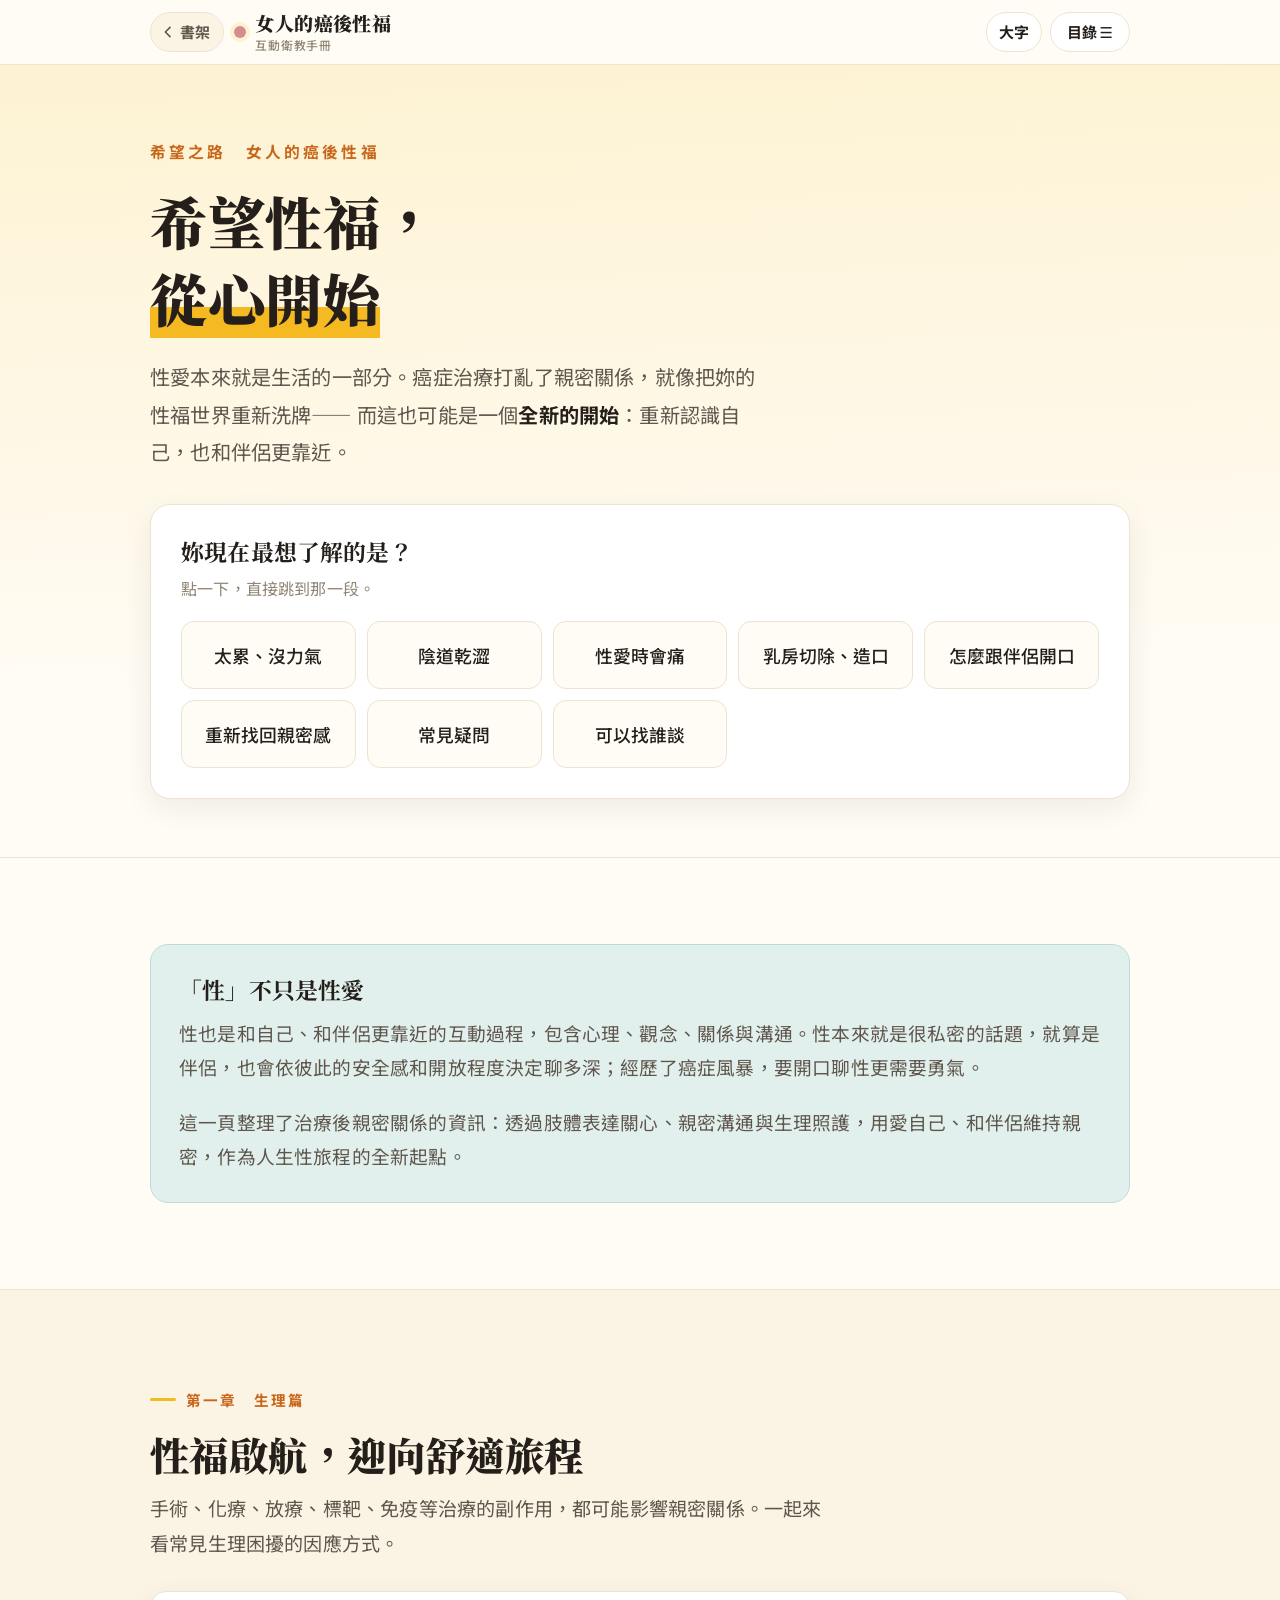
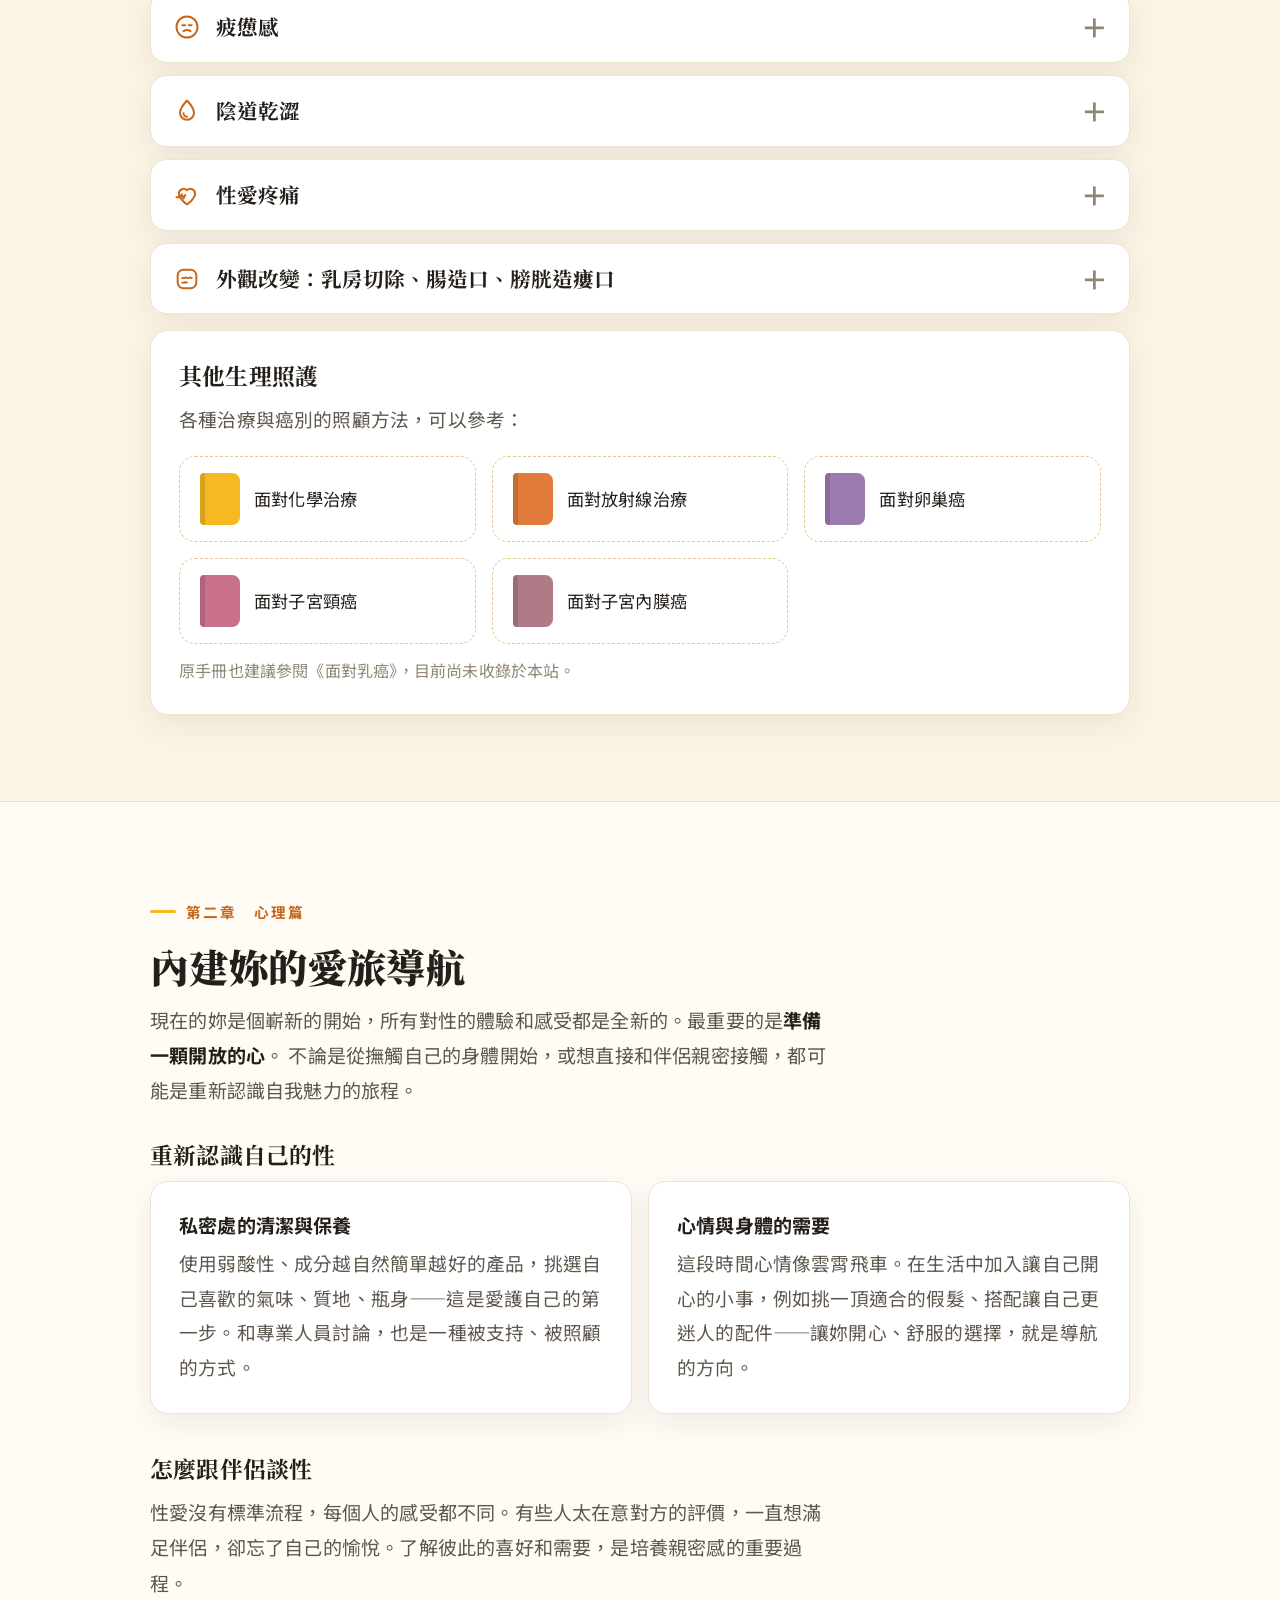
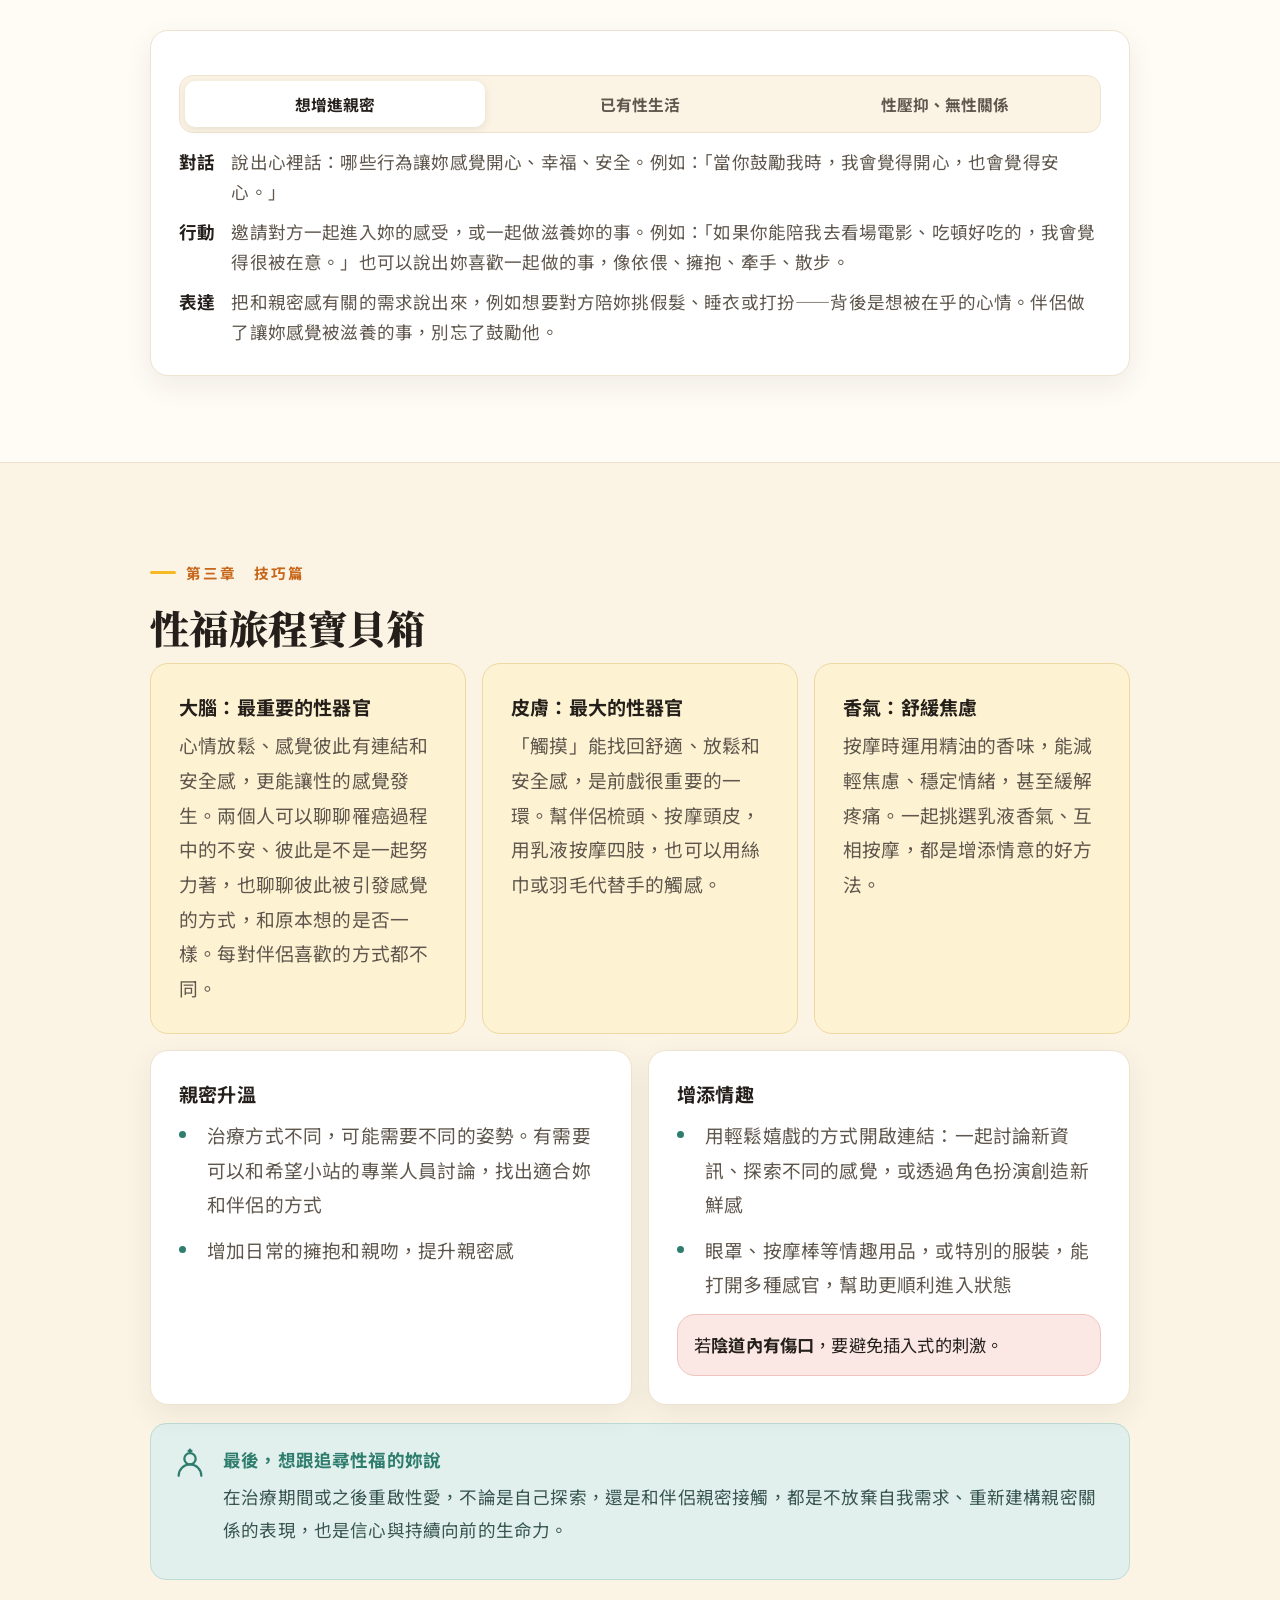
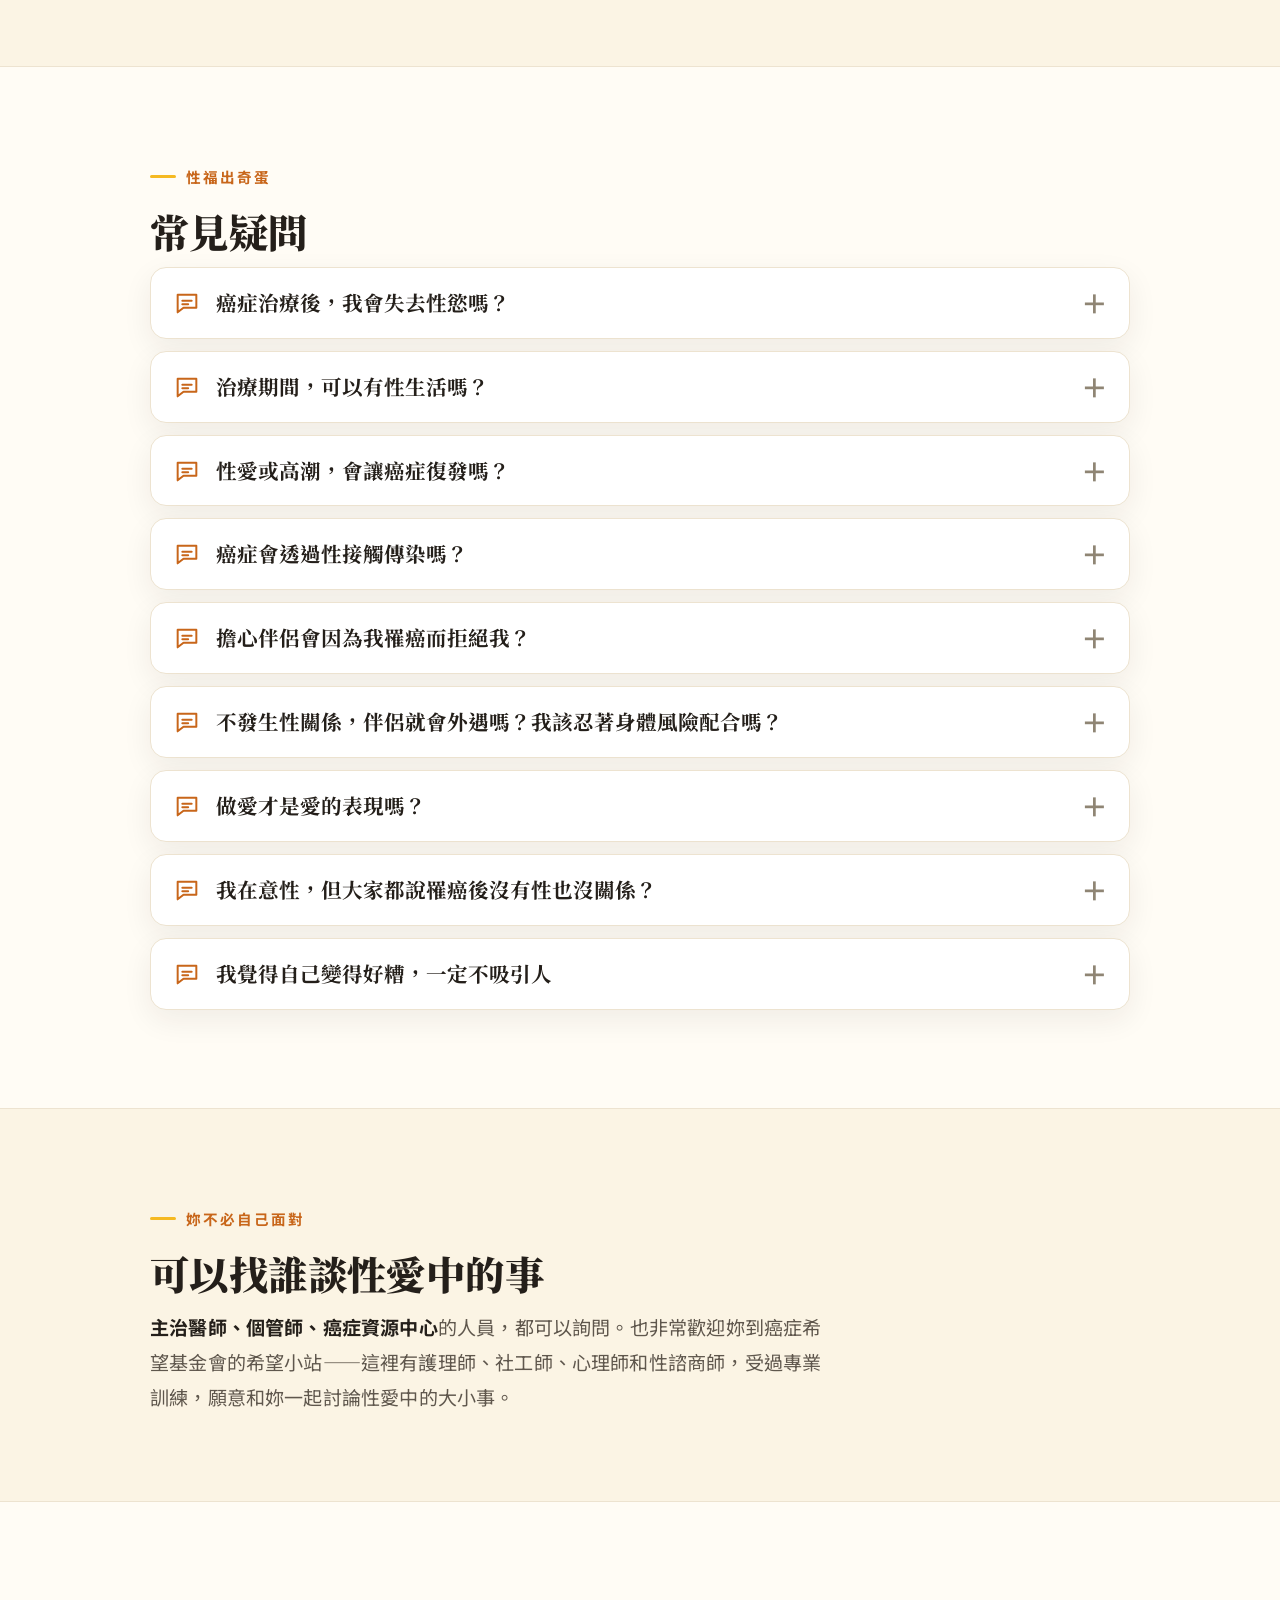
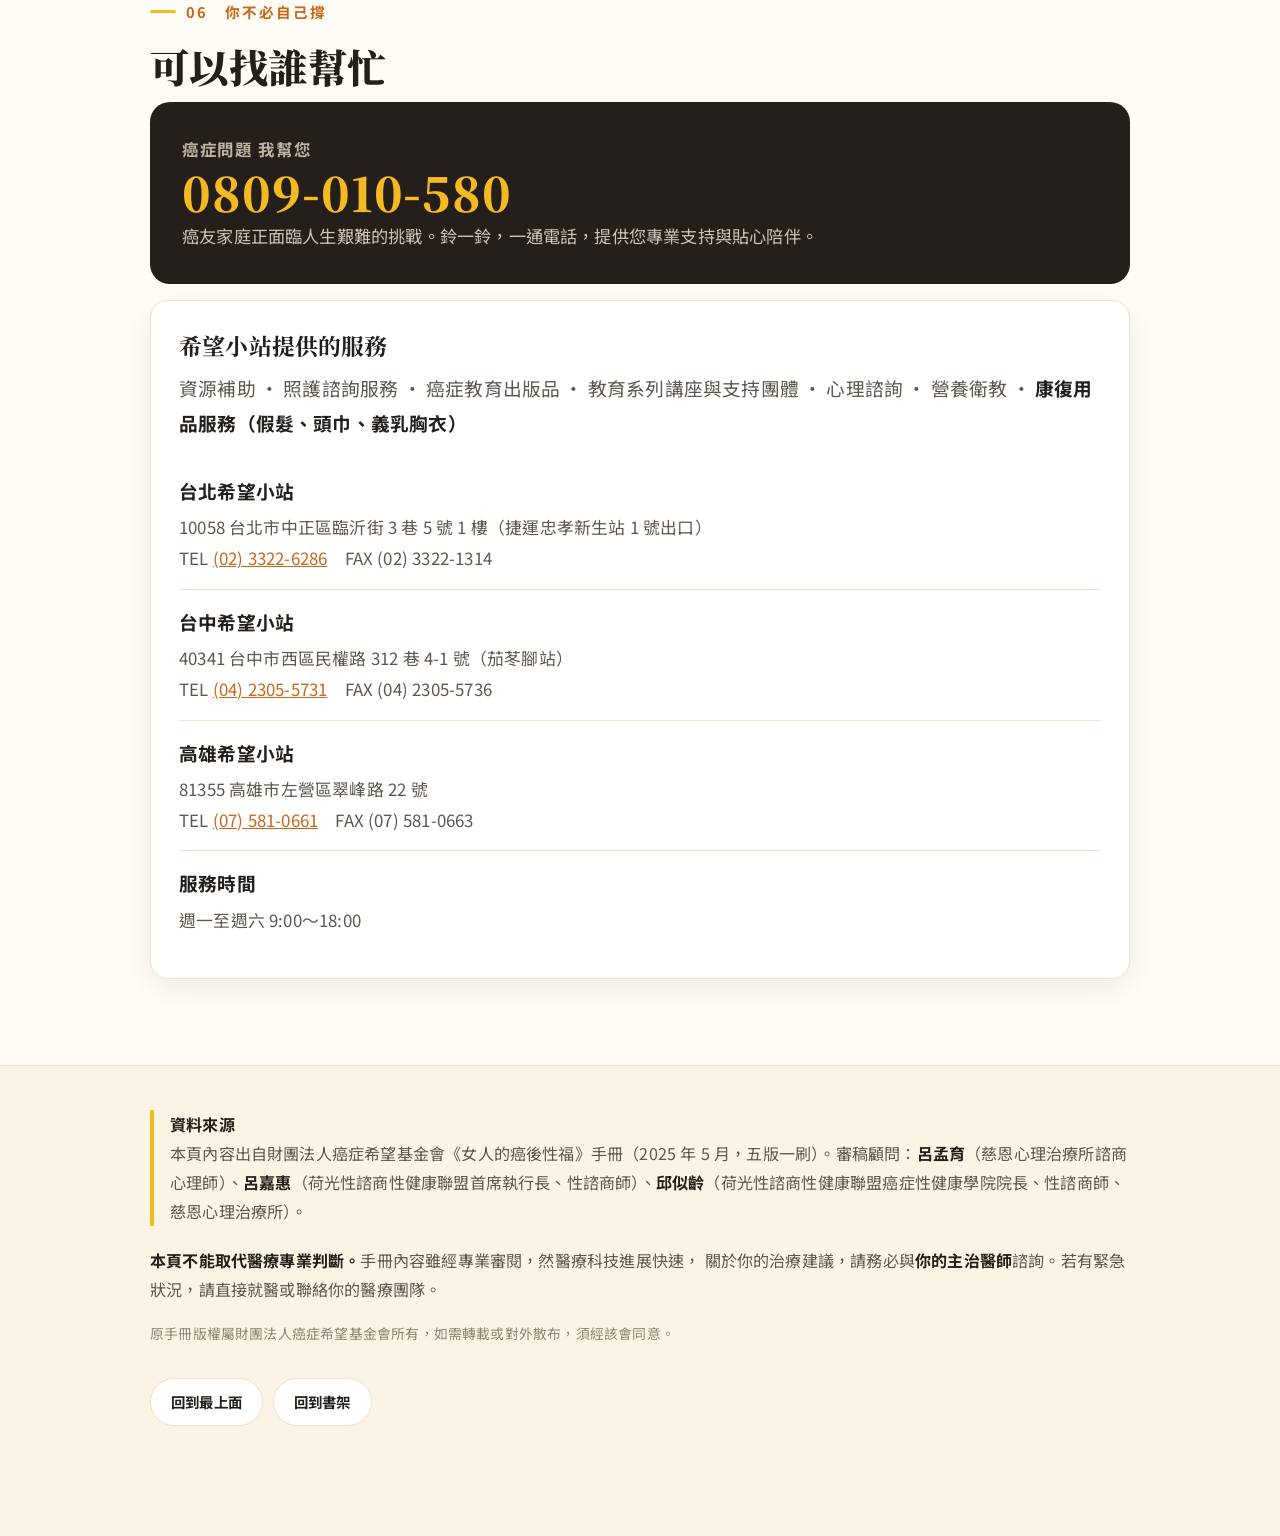
<file: intimacy/index.html>
<!DOCTYPE html>
<html lang="zh-Hant">
<head>
<meta charset="UTF-8">
<meta name="viewport" content="width=device-width, initial-scale=1.0, viewport-fit=cover">
<meta name="theme-color" content="#FFFCF5">
<meta name="format-detection" content="telephone=no">
<title>女人的癌後性福 · 互動衛教手冊</title>
<meta name="description" content="癌症治療後女性的親密關係：生理照護、心理調適、伴侶溝通與常見疑問。改編自癌症希望基金會《女人的癌後性福》。">
<link rel="preconnect" href="https://fonts.googleapis.com">
<link rel="preconnect" href="https://fonts.gstatic.com" crossorigin>
<link href="https://fonts.googleapis.com/css2?family=Noto+Serif+TC:wght@600;700;900&family=Noto+Sans+TC:wght@400;500;700;900&display=swap" rel="stylesheet">
<link rel="stylesheet" href="../assets/hope.css?v=20261118">
<style>:root{--accent:#D98C8C}</style>
<script>try{if(localStorage.getItem('hope-big')==='1')document.documentElement.classList.add('big')}catch(e){}</script>
</head>
<body>

<svg style="display:none" aria-hidden="true">
  <symbol id="i-back" viewBox="0 0 24 24"><path d="M15 5l-7 7 7 7"/></symbol>
  <symbol id="i-tired" viewBox="0 0 24 24"><circle cx="12" cy="12" r="9"/><path d="M8 10.5h2.5M13.5 10.5H16"/><path d="M9 15.5c1.8-1.2 4.2-1.2 6 0"/></symbol>
  <symbol id="i-skin" viewBox="0 0 24 24"><rect x="4" y="4" width="16" height="16" rx="5"/><path d="M8 11c1.5 1 2.5-1 4 0s2.5-1 4 0"/><path d="M8 15c1.5 1 2.5-1 4 0"/></symbol>
  <symbol id="i-alert" viewBox="0 0 24 24"><path d="M12 4l9 16H3l9-16z"/><path d="M12 10v4M12 17.5h.01"/></symbol>
  <symbol id="i-nurse" viewBox="0 0 24 24"><path d="M12 13a4 4 0 100-8 4 4 0 000 8z"/><path d="M4 21a8 8 0 0116 0"/><path d="M12 2.5v2M11 3.5h2"/></symbol>
  <symbol id="i-heart" viewBox="0 0 24 24"><path d="M12 20s-7-4.6-7-9.4A4.1 4.1 0 0112 8a4.1 4.1 0 017 2.6c0 4.8-7 9.4-7 9.4z"/><path d="M3 14h3l1.5-2.5L9 15l1.5-3"/></symbol>
  <symbol id="i-search" viewBox="0 0 24 24"><circle cx="11" cy="11" r="7"/><path d="M20 20l-4-4"/></symbol>
  <symbol id="i-drop" viewBox="0 0 24 24"><path d="M12 3s6 6.5 6 10.5A6 6 0 016 13.5C6 9.5 12 3 12 3z"/><path d="M9 14a3 3 0 003 3"/></symbol>
  <symbol id="i-chat" viewBox="0 0 24 24"><path d="M4 5h16v11H9l-5 4V5z"/><path d="M8 10h8M8 13h5"/></symbol>
</svg>

<header class="topbar">
  <div class="topbar-in">
    <a href="../index.html" class="shelf-link" aria-label="回到書架"><svg><use href="#i-back"/></svg><span class="lb">書架</span></a>
    <a href="#top" class="brand">
      <span class="dot"></span>
      <span>女人的癌後性福<small>互動衛教手冊</small></span>
    </a>
    <div class="tb-actions">
      <button class="fs-btn" id="fsBtn" aria-label="切換大字">大字</button>
      <button class="nav-btn" id="tocBtn" aria-label="開啟目錄"><span class="lb">目錄 </span>☰</button>
    </div>
  </div>
</header>

<div class="toc" id="toc">
  <div class="toc-panel">
    <button class="toc-close" id="tocClose" aria-label="關閉目錄">✕</button>
    <h3>目錄</h3>
    <p class="hint">不必從頭看到尾，找你需要的那一段就好。</p>
    <a href="#s1"><i>01</i>生理篇：舒適的旅程</a>
    <a href="#s2"><i>02</i>心理篇：和自己、和伴侶溝通</a>
    <a href="#s3"><i>03</i>技巧篇：親密寶貝箱</a>
    <a href="#s4"><i>04</i>常見疑問</a>
    <a href="#s5"><i>05</i>可以找誰談</a>
    <a href="#s6"><i>06</i>可以找誰幫忙</a>
    <a class="out" href="../index.html">回到書架，看其他手冊</a>
  </div>
</div>

<div id="top"></div>
<section class="hero">
  <div class="wrap">
    <div class="kicker">希望之路　女人的癌後性福</div>
    <h1>希望性福，<br><em>從心開始</em></h1>
    <p class="lede">
      性愛本來就是生活的一部分。癌症治療打亂了親密關係，就像把妳的性福世界重新洗牌——
      而這也可能是一個<b>全新的開始</b>：重新認識自己，也和伴侶更靠近。
    </p>
    <div class="picker">
      <h3>妳現在最想了解的是？</h3>
      <p class="why">點一下，直接跳到那一段。</p>
      <div class="sym-grid">
        <button class="sym" data-go="p-tired">太累、沒力氣</button>
        <button class="sym" data-go="p-dry">陰道乾澀</button>
        <button class="sym" data-go="p-pain">性愛時會痛</button>
        <button class="sym" data-go="p-body">乳房切除、造口</button>
        <button class="sym" data-go="s2">怎麼跟伴侶開口</button>
        <button class="sym" data-go="s3">重新找回親密感</button>
        <button class="sym" data-go="s4">常見疑問</button>
        <button class="sym" data-go="s5">可以找誰談</button>
      </div>
    </div>
  </div>
</section>

<!-- intro -->
<section class="band" id="s0">
  <div class="wrap">
    <div class="card calm">
      <h3>「性」不只是性愛</h3>
      <p class="soft">性也是和自己、和伴侶更靠近的互動過程，包含心理、觀念、關係與溝通。性本來就是很私密的話題，就算是伴侶，也會依彼此的安全感和開放程度決定聊多深；經歷了癌症風暴，要開口聊性更需要勇氣。</p>
      <p class="soft">這一頁整理了治療後親密關係的資訊：透過肢體表達關心、親密溝通與生理照護，用愛自己、和伴侶維持親密，作為人生性旅程的全新起點。</p>
    </div>
  </div>
</section>

<!-- 01 -->
<section class="band tint" id="s1">
  <div class="wrap">
    <div class="eyebrow">第一章　生理篇</div>
    <h2>性福啟航，迎向舒適旅程</h2>
    <p class="sub">手術、化療、放療、標靶、免疫等治療的副作用，都可能影響親密關係。一起來看常見生理困擾的因應方式。</p>

    <div class="acc" id="p-tired">
      <button class="acc-h"><svg class="ic"><use href="#i-tired"/></svg>疲憊感<span class="cv">＋</span></button>
      <div class="acc-b">
        <ul class="bul g">
          <li><b>體力不佳</b>：選擇體力較好、最不疲憊的時段</li>
          <li><b>心理負荷過重</b>：這正是停下來照顧自己的好時機，想一想什麼樣的伴侶互動能讓妳感覺被支持</li>
        </ul>
      </div>
    </div>

    <div class="acc" id="p-dry">
      <button class="acc-h"><svg class="ic"><use href="#i-drop"/></svg>陰道乾澀<span class="cv">＋</span></button>
      <div class="acc-b">
        <ol class="num">
          <li><b>弱酸性陰部清潔產品</b>：搭配透氣內褲保持乾爽，會舒服一些</li>
          <li><b>陰道軟膏</b>：部分含雌激素，<b>購買前先問妳的醫師</b></li>
          <li><b>水性潤滑液</b>：避免油性潤滑劑——容易刺激私密處皮膚，也不能塗在乳膠保險套上，會造成破裂</li>
          <li><b>保險套</b>：可挑選水感潤滑型或超薄型</li>
          <li><b>指險套</b>：用手指進入陰道時，搭配潤滑液使用，避免造成傷口或不適，更安全衛生</li>
        </ol>
      </div>
    </div>

    <div class="acc" id="p-pain">
      <button class="acc-h"><svg class="ic"><use href="#i-heart"/></svg>性愛疼痛<span class="cv">＋</span></button>
      <div class="acc-b">
        <h4>凱格爾運動</h4>
        <p class="soft">平常練習控制陰道肌肉的收緊與放鬆：</p>
        <ol class="steps" style="margin-top:10px">
          <li><span class="no">1</span><h4>平躺提肛</h4><p>平躺，雙腳分開與肩同寬，彎曲立起雙膝，提肛（收緊臀部肌肉向上）10～15 秒，休息 10 秒，至少做 5 次。</p></li>
          <li><span class="no">2</span><h4>抬臀收緊</h4><p>吸氣時盡量抬高並收緊臀部，吐氣時回到步驟一；提肛 10～15 秒，休息 10 秒，至少做 5 次。</p></li>
        </ol>
        <h4 style="margin-top:16px">調整姿勢</h4>
        <p class="soft">感到疼痛時，可以和伴侶討論調整愛撫的方式、時間，或嘗試不同姿勢：</p>
        <ul class="bul g">
          <li><b>容易喘</b>：可採「女性在上」，由自己控制節奏，減緩喘的狀況</li>
          <li><b>造口有壓迫感</b>（大腸直腸癌、膀胱癌）：在造口上放個小枕頭，或採「女性在上」、「後入」，避免直接壓到造口</li>
        </ul>
        <h4 style="margin-top:16px">陰道擴張器</h4>
        <p class="soft">治療部位可能造成陰道萎縮時，建議使用「擴張訓練器」搭配潤滑液做陰道復健。<b>不要等陰道變得很緊才開始</b>，以免影響效果。</p>
        <h4 style="margin-top:16px">陰道雷射</h4>
        <p class="soft">不動刀、近乎無痛的療程，改善陰道環境、提高濕潤度。有需要可以詢問婦產科醫師。</p>
        <p class="soft" style="margin-top:12px">凱格爾運動、潤滑液、情趣用品等輔助工具，都是增進性福的方法。有任何問題，歡迎致電或到希望小站和專業人員一起討論。</p>
      </div>
    </div>

    <div class="acc" id="p-body">
      <button class="acc-h"><svg class="ic"><use href="#i-skin"/></svg>外觀改變：乳房切除、腸造口、膀胱造瘻口<span class="cv">＋</span></button>
      <div class="acc-b">
        <div class="card seg-group" style="box-shadow:none">
          <div class="seg" role="tablist">
            <button data-seg="breast" class="on">乳房切除</button>
            <button data-seg="stoma">腸造口</button>
            <button data-seg="uro">膀胱造瘻口</button>
          </div>
          <div class="seg-pane" data-seg="breast" id="s1-1"><ul class="bul g">
            <li>營造浪漫氛圍：調整燈光、輕音樂、香氛；穿上喜歡的睡衣，或戴著有義乳的胸罩、假髮，打扮成舒服自在、有自信的樣子</li>
            <li>有些人會讓伴侶撫摸乳房切除附近的肌膚，帶領伴侶重新觸碰，聊聊哪些位置和方式是舒服的。不論單側或雙側切除，都可以重新探索身體喜歡的撫摸方式</li>
            <li>做了「乳房重建」，雖然敏感度稍弱，但重建的乳房能增強自我魅力，善用這樣的變化，再次喜歡上自己</li></ul></div>
          <div class="seg-pane" data-seg="stoma" id="s1-2"><ul class="bul g">
            <li>和伴侶一起學習造口照護。親密前先排空造口，可在造口袋周邊滴少許精油，或用香氛機增加芬芳</li>
            <li>腸造口不是隨時都在活動，可以把親密時間安排在妳知道較不會排便的時段</li>
            <li>把造口洗乾淨，親密時可以只戴人工造口蓋或小型造口袋</li>
            <li>前幾天避免容易產氣的食物，如魚、洋蔥、蘆筍、辣椒等辛辣或產氣食物，降低異味和脹氣</li></ul></div>
          <div class="seg-pane" data-seg="uro" id="s1-3"><ul class="bul g">
            <li>親密前先檢查接縫處，把造瘻口清洗乾淨</li>
            <li>把空尿袋塞進腰帶，或配戴寬腰帶；也可以把尿袋黏在身上，避免垂下</li>
            <li>穿件 T 恤遮住造瘻口設備，可能會更自在</li></ul></div>
        </div>
      </div>
    </div>

    <div class="card mt">
      <h3>其他生理照護</h3>
      <p class="soft">各種治療與癌別的照顧方法，可以參考：</p>
      <div class="grid2 mt">
        <a class="xlink" href="../chemo/index.html" style="--accent-x:#F5B921;margin-top:0"><span class="bk"></span><span class="tx">面對化學治療</span></a>
        <a class="xlink" href="../radiation/index.html" style="--accent-x:#E07B39;margin-top:0"><span class="bk"></span><span class="tx">面對放射線治療</span></a>
        <a class="xlink" href="../ovarian/index.html" style="--accent-x:#9C7BB0;margin-top:0"><span class="bk"></span><span class="tx">面對卵巢癌</span></a>
        <a class="xlink" href="../cervical/index.html" style="--accent-x:#C9718B;margin-top:0"><span class="bk"></span><span class="tx">面對子宮頸癌</span></a>
        <a class="xlink" href="../endometrial/index.html" style="--accent-x:#B07A86;margin-top:0"><span class="bk"></span><span class="tx">面對子宮內膜癌</span></a>
      </div>
      <p class="faint" style="margin-top:12px">原手冊也建議參閱《面對乳癌》，目前尚未收錄於本站。</p>
    </div>
  </div>
</section>

<!-- 02 -->
<section class="band" id="s2">
  <div class="wrap">
    <div class="eyebrow">第二章　心理篇</div>
    <h2>內建妳的愛旅導航</h2>
    <p class="sub">
      現在的妳是個嶄新的開始，所有對性的體驗和感受都是全新的。最重要的是<b>準備一顆開放的心</b>。
      不論是從撫觸自己的身體開始，或想直接和伴侶親密接觸，都可能是重新認識自我魅力的旅程。
    </p>

    <h3>重新認識自己的性</h3>
    <div class="grid2">
      <div class="card"><h4>私密處的清潔與保養</h4><p class="soft">使用弱酸性、成分越自然簡單越好的產品，挑選自己喜歡的氣味、質地、瓶身——這是愛護自己的第一步。和專業人員討論，也是一種被支持、被照顧的方式。</p></div>
      <div class="card"><h4>心情與身體的需要</h4><p class="soft">這段時間心情像雲霄飛車。在生活中加入讓自己開心的小事，例如挑一頂適合的假髮、搭配讓自己更迷人的配件——讓妳開心、舒服的選擇，就是導航的方向。</p></div>
    </div>

    <h3 class="mt2">怎麼跟伴侶談性</h3>
    <p class="sub">性愛沒有標準流程，每個人的感受都不同。有些人太在意對方的評價，一直想滿足伴侶，卻忘了自己的愉悅。了解彼此的喜好和需要，是培養親密感的重要過程。</p>
    <div class="card seg-group">
      <div class="seg" role="tablist">
        <button data-seg="c1" class="on">想增進親密</button>
        <button data-seg="c2">已有性生活</button>
        <button data-seg="c3">性壓抑、無性關係</button>
      </div>
      <div class="seg-pane" data-seg="c1" id="s2-1">
        <dl class="spec">
          <dt>對話</dt><dd>說出心裡話：哪些行為讓妳感覺開心、幸福、安全。例如：「當你鼓勵我時，我會覺得開心，也會覺得安心。」</dd>
          <dt>行動</dt><dd>邀請對方一起進入妳的感受，或一起做滋養妳的事。例如：「如果你能陪我去看場電影、吃頓好吃的，我會覺得很被在意。」也可以說出妳喜歡一起做的事，像依偎、擁抱、牽手、散步。</dd>
          <dt>表達</dt><dd>把和親密感有關的需求說出來，例如想要對方陪妳挑假髮、睡衣或打扮——背後是想被在乎的心情。伴侶做了讓妳感覺被滋養的事，別忘了鼓勵他。</dd>
        </dl>
      </div>
      <div class="seg-pane" data-seg="c2" id="s2-2">
        <dl class="spec">
          <dt>對話</dt><dd>分享自己的需要和偏好，例如什麼樣的碰觸、言語會讓妳舒適愉快。</dd>
          <dt>行動</dt><dd>引領伴侶探索妳有感覺的敏感帶。</dd>
          <dt>表達</dt><dd>伴侶做了讓妳特別喜歡的事，稱讚他，也是增進關係的方法。</dd>
        </dl>
      </div>
      <div class="seg-pane" data-seg="c3" id="s2-3">
        <ul class="bul g">
          <li>尋求<b>性諮商</b>，了解阻礙和困難在哪裡</li>
          <li>花點時間檢視自己的感覺，例如愛撫自己、找到身上敏感的部位、發現自己的美好。過程中若感到尷尬或羞愧，探索這些感覺從哪裡來，再慢慢練習，直到真正習慣和舒服</li>
        </ul>
      </div>
    </div>
  </div>
</section>

<!-- 03 -->
<section class="band tint" id="s3">
  <div class="wrap">
    <div class="eyebrow">第三章　技巧篇</div>
    <h2>性福旅程寶貝箱</h2>
    <div class="grid3">
      <div class="card sun"><h4>大腦：最重要的性器官</h4><p class="soft">心情放鬆、感覺彼此有連結和安全感，更能讓性的感覺發生。兩個人可以聊聊罹癌過程中的不安、彼此是不是一起努力著，也聊聊彼此被引發感覺的方式，和原本想的是否一樣。每對伴侶喜歡的方式都不同。</p></div>
      <div class="card sun"><h4>皮膚：最大的性器官</h4><p class="soft">「觸摸」能找回舒適、放鬆和安全感，是前戲很重要的一環。幫伴侶梳頭、按摩頭皮，用乳液按摩四肢，也可以用絲巾或羽毛代替手的觸感。</p></div>
      <div class="card sun"><h4>香氣：舒緩焦慮</h4><p class="soft">按摩時運用精油的香味，能減輕焦慮、穩定情緒，甚至緩解疼痛。一起挑選乳液香氣、互相按摩，都是增添情意的好方法。</p></div>
    </div>

    <div class="grid2 mt">
      <div class="card">
        <h4>親密升溫</h4>
        <ul class="bul g" style="margin-top:8px">
          <li>治療方式不同，可能需要不同的姿勢。有需要可以和希望小站的專業人員討論，找出適合妳和伴侶的方式</li>
          <li>增加日常的擁抱和親吻，提升親密感</li>
        </ul>
      </div>
      <div class="card">
        <h4>增添情趣</h4>
        <ul class="bul g" style="margin-top:8px">
          <li>用輕鬆嬉戲的方式開啟連結：一起討論新資訊、探索不同的感覺，或透過角色扮演創造新鮮感</li>
          <li>眼罩、按摩棒等情趣用品，或特別的服裝，能打開多種感官，幫助更順利進入狀態</li>
        </ul>
        <div class="card bad" style="margin-top:12px;padding:14px 16px"><p style="margin:0;font-size:.92em">若<b>陰道內有傷口</b>，要避免插入式的刺激。</p></div>
      </div>
    </div>

    <div class="nurse">
      <svg><use href="#i-nurse"/></svg>
      <div>
        <div class="t">最後，想跟追尋性福的妳說</div>
        <p>在治療期間或之後重啟性愛，不論是自己探索，還是和伴侶親密接觸，都是不放棄自我需求、重新建構親密關係的表現，也是信心與持續向前的生命力。</p>
      </div>
    </div>
  </div>
</section>

<!-- 04 -->
<section class="band" id="s4">
  <div class="wrap">
    <div class="eyebrow">性福出奇蛋</div>
    <h2>常見疑問</h2>
    <div class="acc" id="s4-1"><button class="acc-h"><svg class="ic"><use href="#i-chat"/></svg>癌症治療後，我會失去性慾嗎？<span class="cv">＋</span></button>
      <div class="acc-b"><p class="soft"><b>不會。</b>女性更年期前，腎上腺仍會製造荷爾蒙，女性只需要極少量的雄激素就能保有性慾。反而是疲憊、過度緊張和擔憂，會讓人少了「性」致。</p></div></div>
    <div class="acc" id="s4-2"><button class="acc-h"><svg class="ic"><use href="#i-chat"/></svg>治療期間，可以有性生活嗎？<span class="cv">＋</span></button>
      <div class="acc-b"><p class="soft">請先問醫師，依治療進度評估當下的身體狀況能不能負荷。</p></div></div>
    <div class="acc" id="s4-3"><button class="acc-h"><svg class="ic"><use href="#i-chat"/></svg>性愛或高潮，會讓癌症復發嗎？<span class="cv">＋</span></button>
      <div class="acc-b"><p class="soft"><b>不會。</b>性愛與高潮並不會誘使癌症復發。</p></div></div>
    <div class="acc" id="s4-4"><button class="acc-h"><svg class="ic"><use href="#i-chat"/></svg>癌症會透過性接觸傳染嗎？<span class="cv">＋</span></button>
      <div class="acc-b"><p class="soft"><b>不會。</b>癌症無法經由人傳染，接吻、性愛或口交這類親密接觸都不會傳染。</p></div></div>
    <div class="acc" id="s4-5"><button class="acc-h"><svg class="ic"><use href="#i-chat"/></svg>擔心伴侶會因為我罹癌而拒絕我？<span class="cv">＋</span></button>
      <div class="acc-b"><p class="soft">被拒絕的可能確實存在，但原因可能和妳想的不同。重要的不是被拒絕，而是<b>即使被拒絕，仍保有親密對話的能力</b>。有這層擔心，希望小站的專業人員願意陪妳一起討論。</p></div></div>
    <div class="acc" id="s4-6"><button class="acc-h"><svg class="ic"><use href="#i-chat"/></svg>不發生性關係，伴侶就會外遇嗎？我該忍著身體風險配合嗎？<span class="cv">＋</span></button>
      <div class="acc-b"><p class="soft">過去的我們也許沒有機會、也不知道怎麼談性。在這段全新的旅程，就是為了開創新的親密關係。不論是否擔心外遇，最重要的是在關係中和伴侶持續感受到親密與愛。</p></div></div>
    <div class="acc" id="s4-7"><button class="acc-h"><svg class="ic"><use href="#i-chat"/></svg>做愛才是愛的表現嗎？<span class="cv">＋</span></button>
      <div class="acc-b"><p class="soft">做愛<b>不是愛的唯一表現</b>，而是共享親密與愛的過程。前提是妳能感覺到被尊重、被愛、有價值、有吸引力、被滋養，而且是自願的。</p></div></div>
    <div class="acc" id="s4-8"><button class="acc-h"><svg class="ic"><use href="#i-chat"/></svg>我在意性，但大家都說罹癌後沒有性也沒關係？<span class="cv">＋</span></button>
      <div class="acc-b"><p class="soft">有這個想法，表示妳感覺到自己的性好像不只屬於自己，很多人對它有意見。也許正適合問問自己：<b>妳希望自己的性是什麼樣子？</b>小站專業人員可以和妳一起探索。</p></div></div>
    <div class="acc" id="s4-9"><button class="acc-h"><svg class="ic"><use href="#i-chat"/></svg>我覺得自己變得好糟，一定不吸引人<span class="cv">＋</span></button>
      <div class="acc-b"><p class="soft">罹癌後自我價值受到打擊是可能的。不妨先把「不吸引人」這個擾人的感受放一旁——這是一個從沒體驗過的全新開始，給自己和伴侶一個機會又何妨。</p></div></div>
  </div>
</section>

<!-- 05 -->
<section class="band tint" id="s5">
  <div class="wrap">
    <div class="eyebrow">妳不必自己面對</div>
    <h2>可以找誰談性愛中的事</h2>
    <p class="sub"><b>主治醫師、個管師、癌症資源中心</b>的人員，都可以詢問。也非常歡迎妳到癌症希望基金會的希望小站——這裡有護理師、社工師、心理師和性諮商師，受過專業訓練，願意和妳一起討論性愛中的大小事。</p>
  </div>
</section>


<section class="band" id="s6">
  <div class="wrap">
    <div class="eyebrow">06　你不必自己撐</div>
    <h2>可以找誰幫忙</h2>
    <div class="hot">
      <div>
        <div class="lab">癌症問題 我幫您</div>
        <a class="num" href="tel:0809010580">0809-010-580</a>
        <p>癌友家庭正面臨人生艱難的挑戰。鈴一鈴，一通電話，提供您專業支持與貼心陪伴。</p>
      </div>
    </div>
    <div class="card mt">
      <h3>希望小站提供的服務</h3>
      <p class="soft" style="margin-bottom:14px">資源補助 · 照護諮詢服務 · 癌症教育出版品 · 教育系列講座與支持團體 · 心理諮詢 · 營養衛教 · <b>康復用品服務（假髮、頭巾、義乳胸衣）</b></p>
      <div class="stations">
        <div class="station"><div class="c">台北希望小站</div>
          <div class="d">10058 台北市中正區臨沂街 3 巷 5 號 1 樓（捷運忠孝新生站 1 號出口）<br>
          TEL <a href="tel:0233226286">(02) 3322-6286</a>　FAX (02) 3322-1314</div></div>
        <div class="station"><div class="c">台中希望小站</div>
          <div class="d">40341 台中市西區民權路 312 巷 4-1 號（茄苳腳站）<br>
          TEL <a href="tel:0423055731">(04) 2305-5731</a>　FAX (04) 2305-5736</div></div>
        <div class="station"><div class="c">高雄希望小站</div>
          <div class="d">81355 高雄市左營區翠峰路 22 號<br>
          TEL <a href="tel:075810661">(07) 581-0661</a>　FAX (07) 581-0663</div></div>
        <div class="station"><div class="c">服務時間</div><div class="d">週一至週六 9:00～18:00</div></div>
      </div>
    </div>
    
  </div>
</section>


<footer>
  <div class="wrap">
    <div class="src">
      <b>資料來源</b><br>
      本頁內容出自財團法人癌症希望基金會《女人的癌後性福》手冊（2025 年 5 月，五版一刷）。審稿顧問：<b>呂孟育</b>（慈恩心理治療所諮商心理師）、<b>呂嘉惠</b>（荷光性諮商性健康聯盟首席執行長、性諮商師）、<b>邱似齡</b>（荷光性諮商性健康聯盟癌症性健康學院院長、性諮商師、慈恩心理治療所）。
    </div>
    <p>
      <b>本頁不能取代醫療專業判斷。</b>手冊內容雖經專業審閱，然醫療科技進展快速，
      關於你的治療建議，請務必與<b>你的主治醫師</b>諮詢。若有緊急狀況，請直接就醫或聯絡你的醫療團隊。
    </p>
    <p class="faint">原手冊版權屬財團法人癌症希望基金會所有，如需轉載或對外散布，須經該會同意。</p>
    <a class="totop" href="#top">回到最上面</a><a class="totop" href="../index.html">回到書架</a>
  </div>
</footer>

<script src="../assets/hope.js?v=20261118"></script>
<script src="../assets/hope-plus.js?v=20261118"></script>
</body>
</html>
</file>
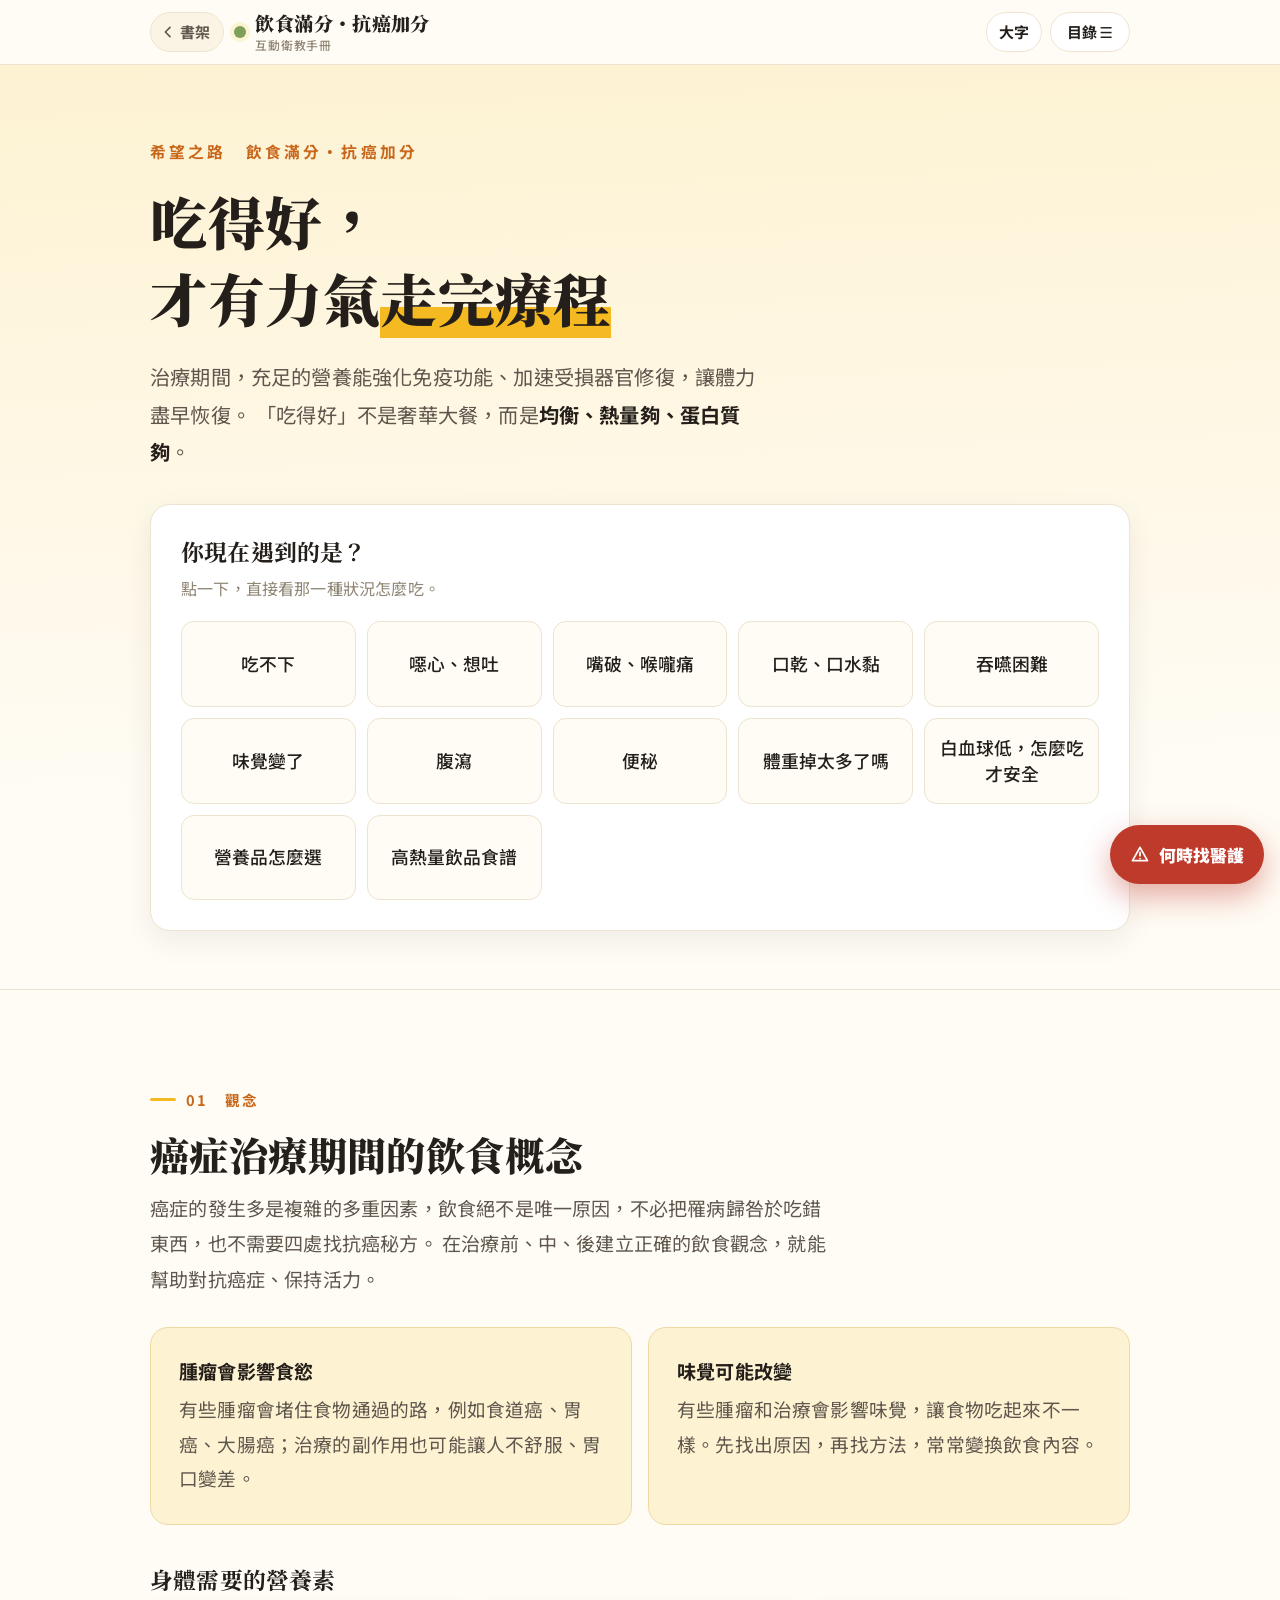
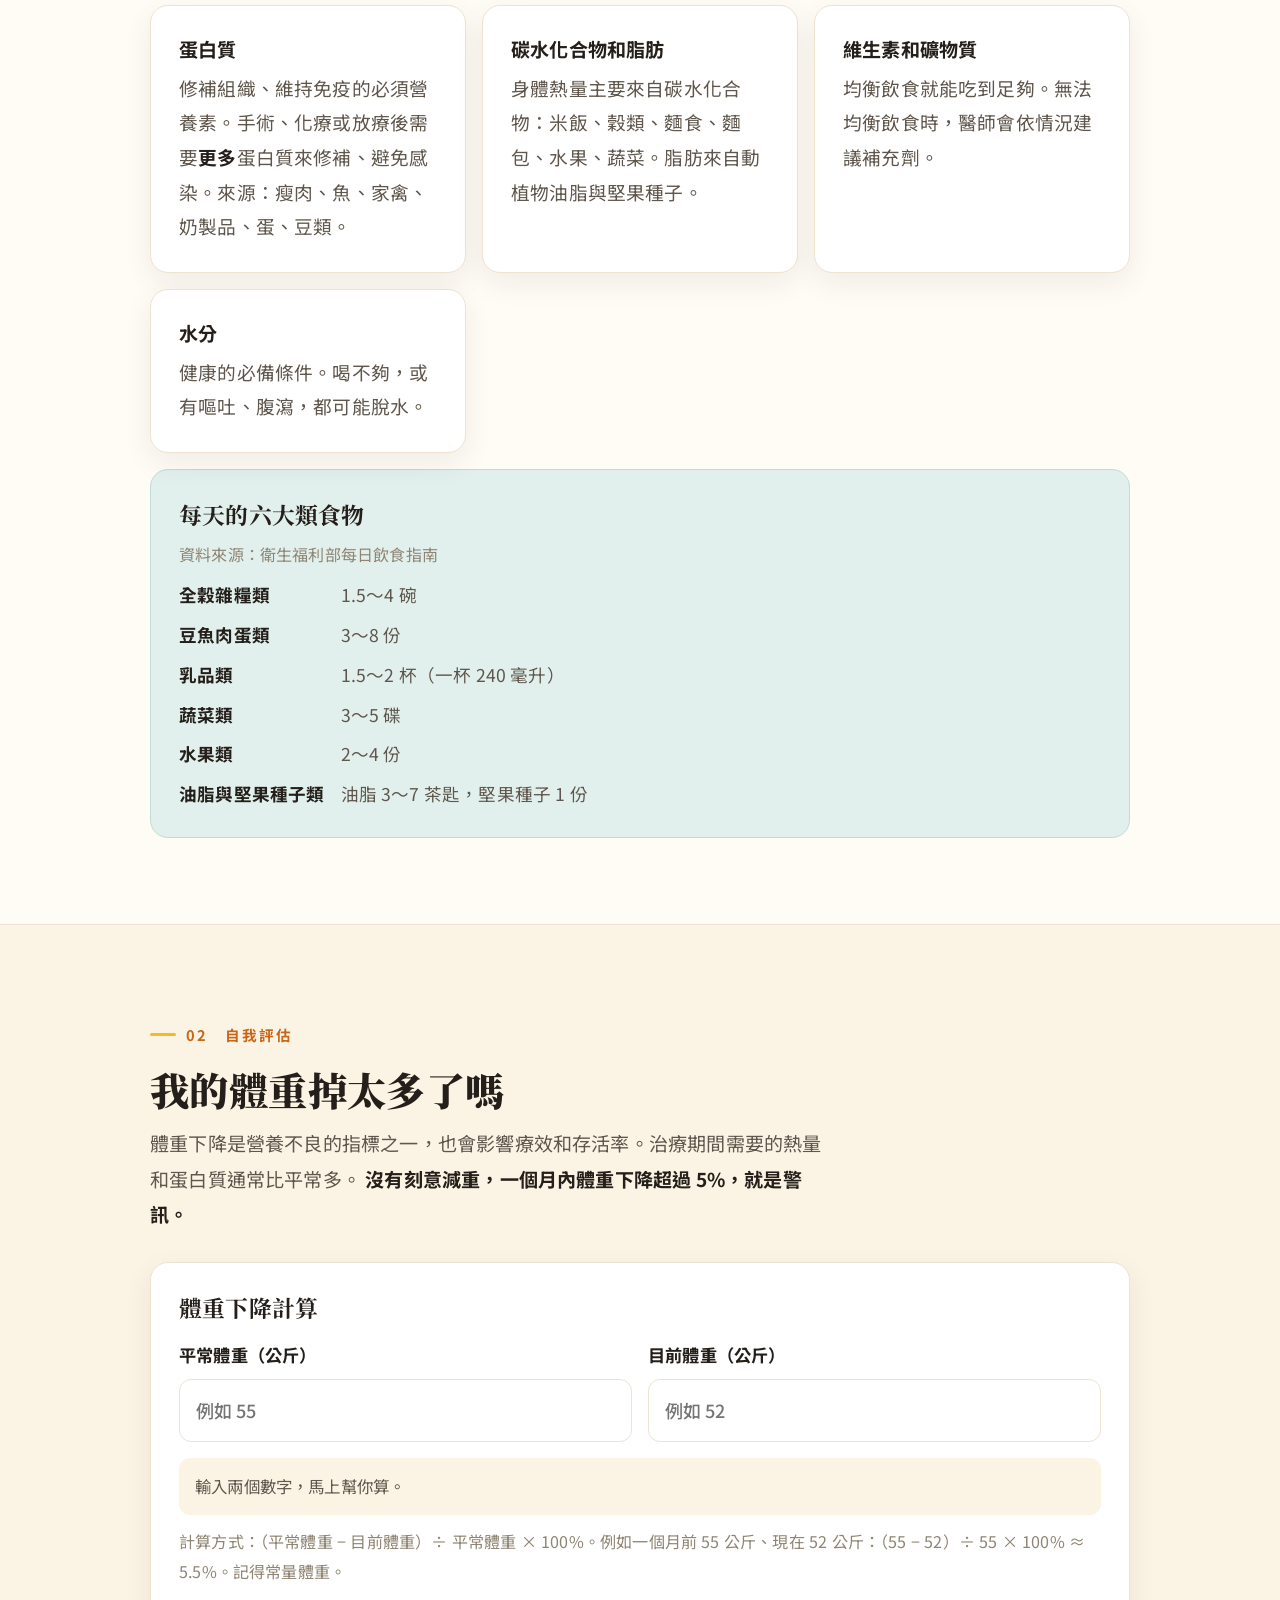
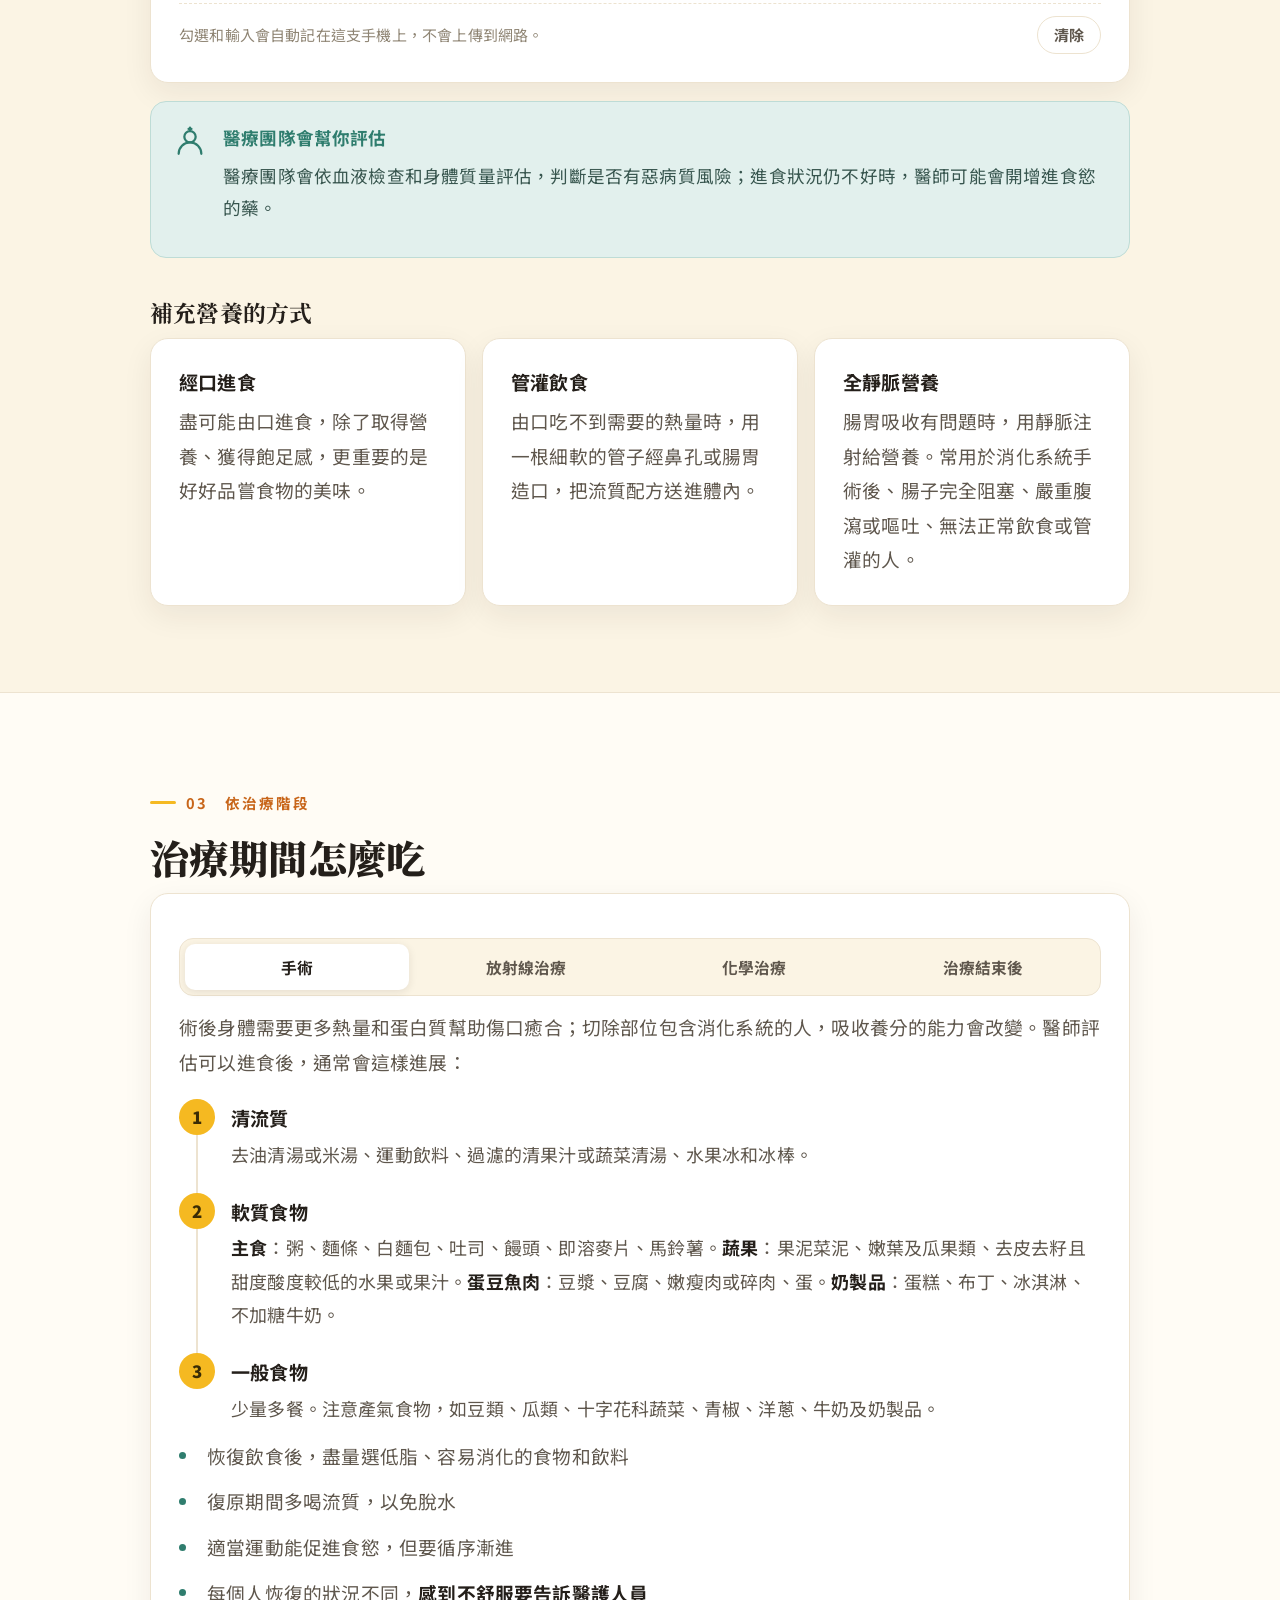
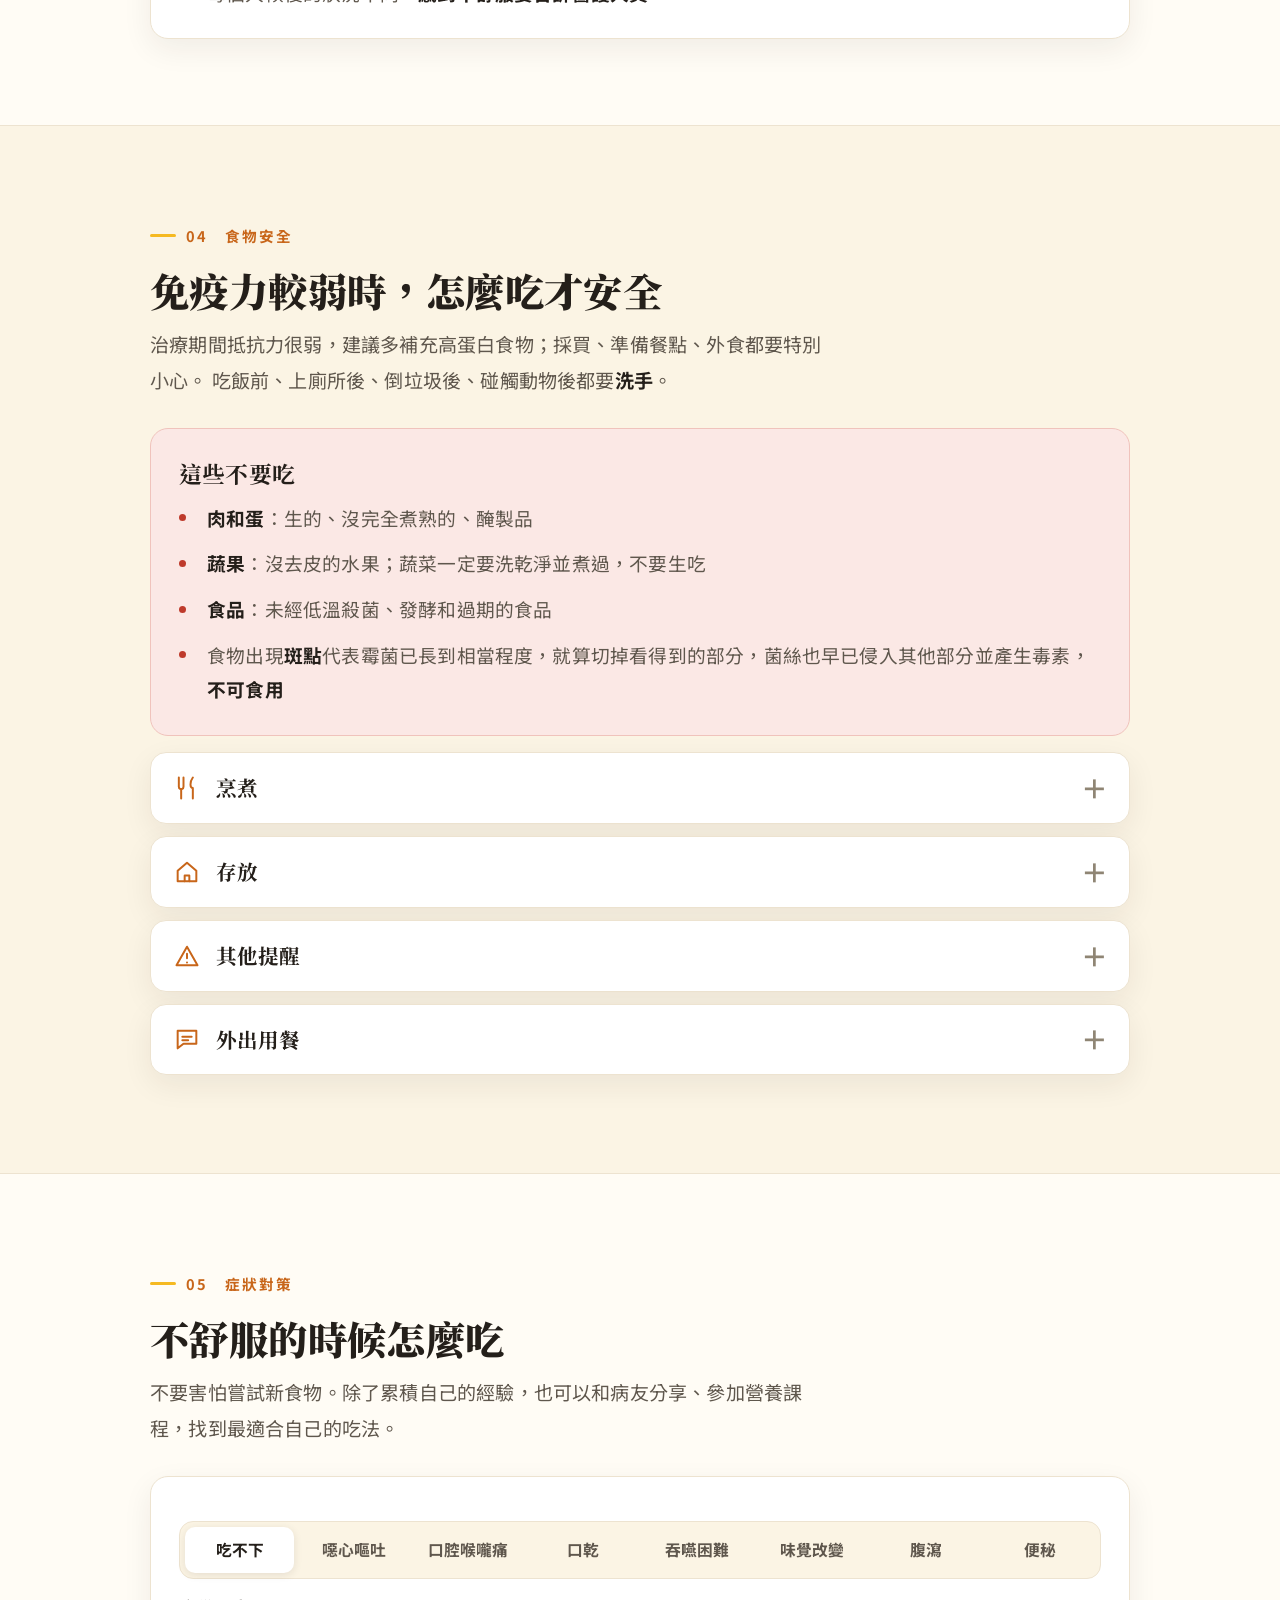
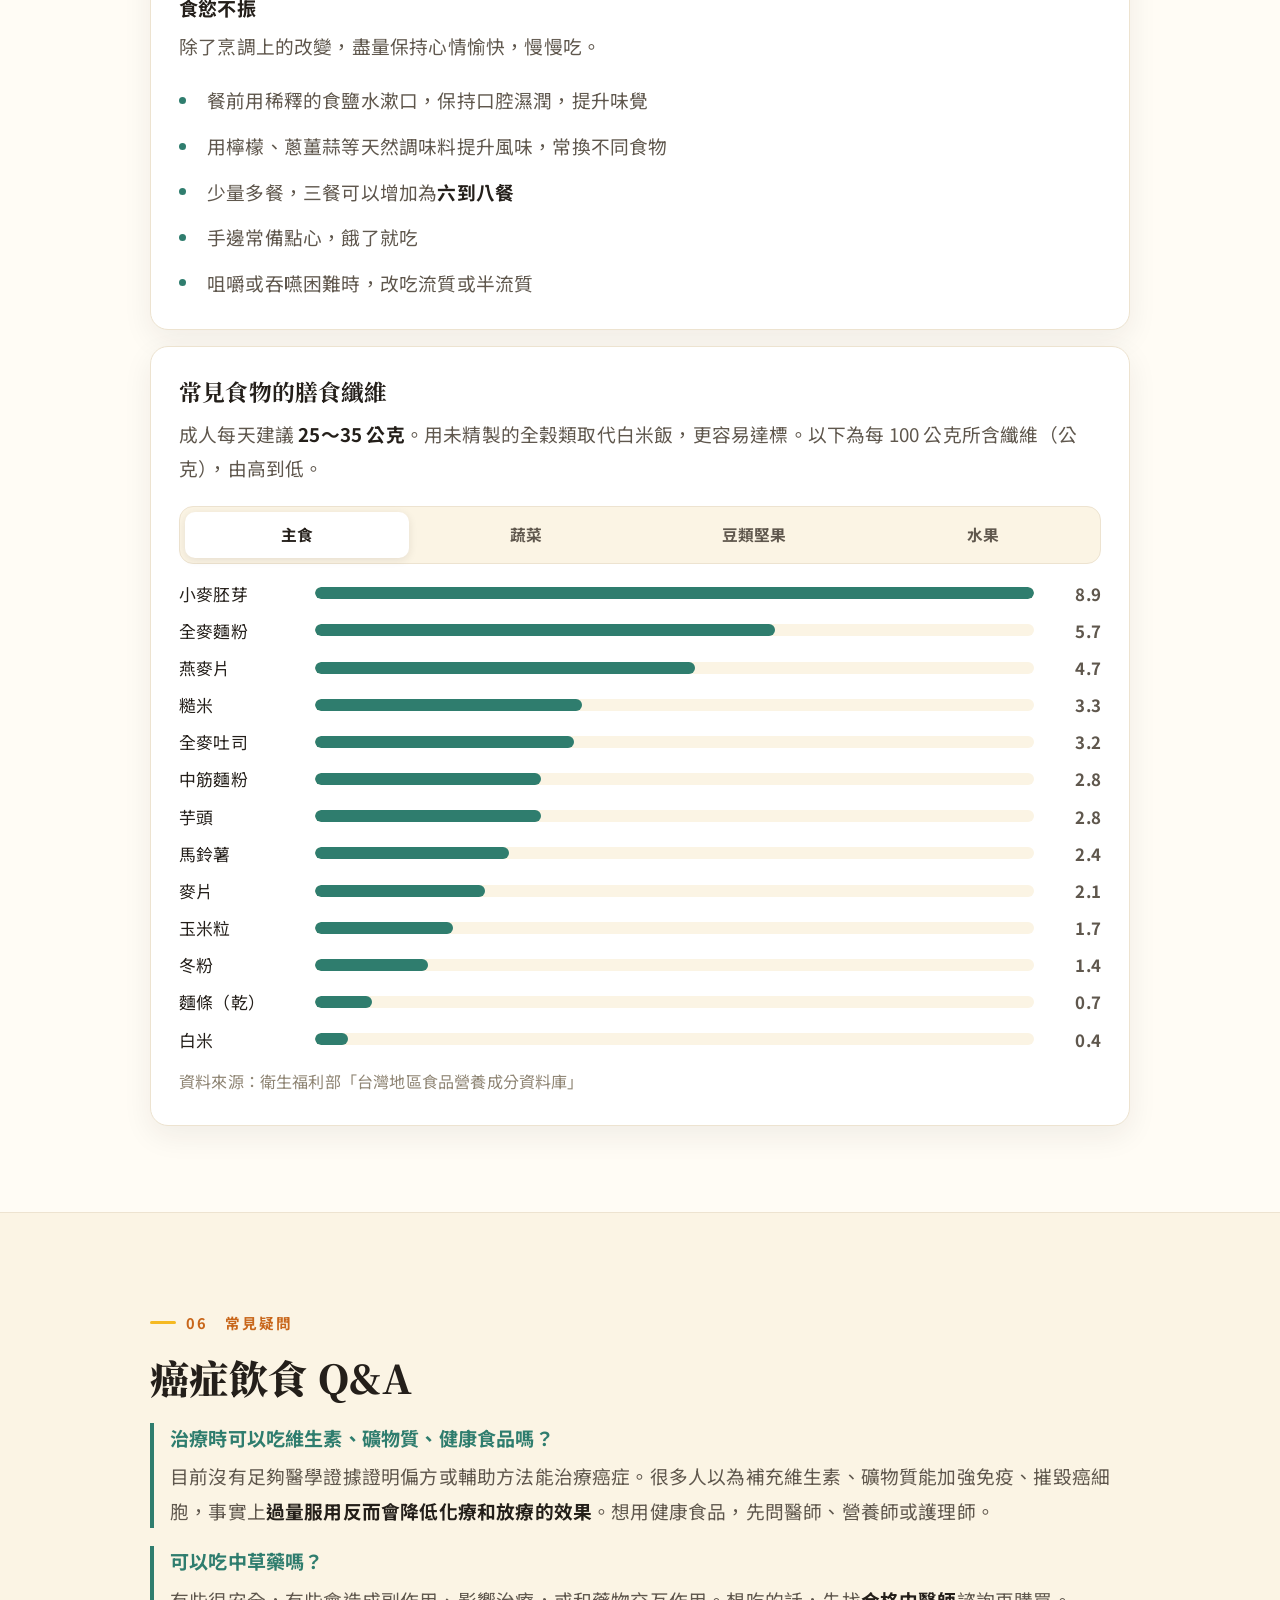
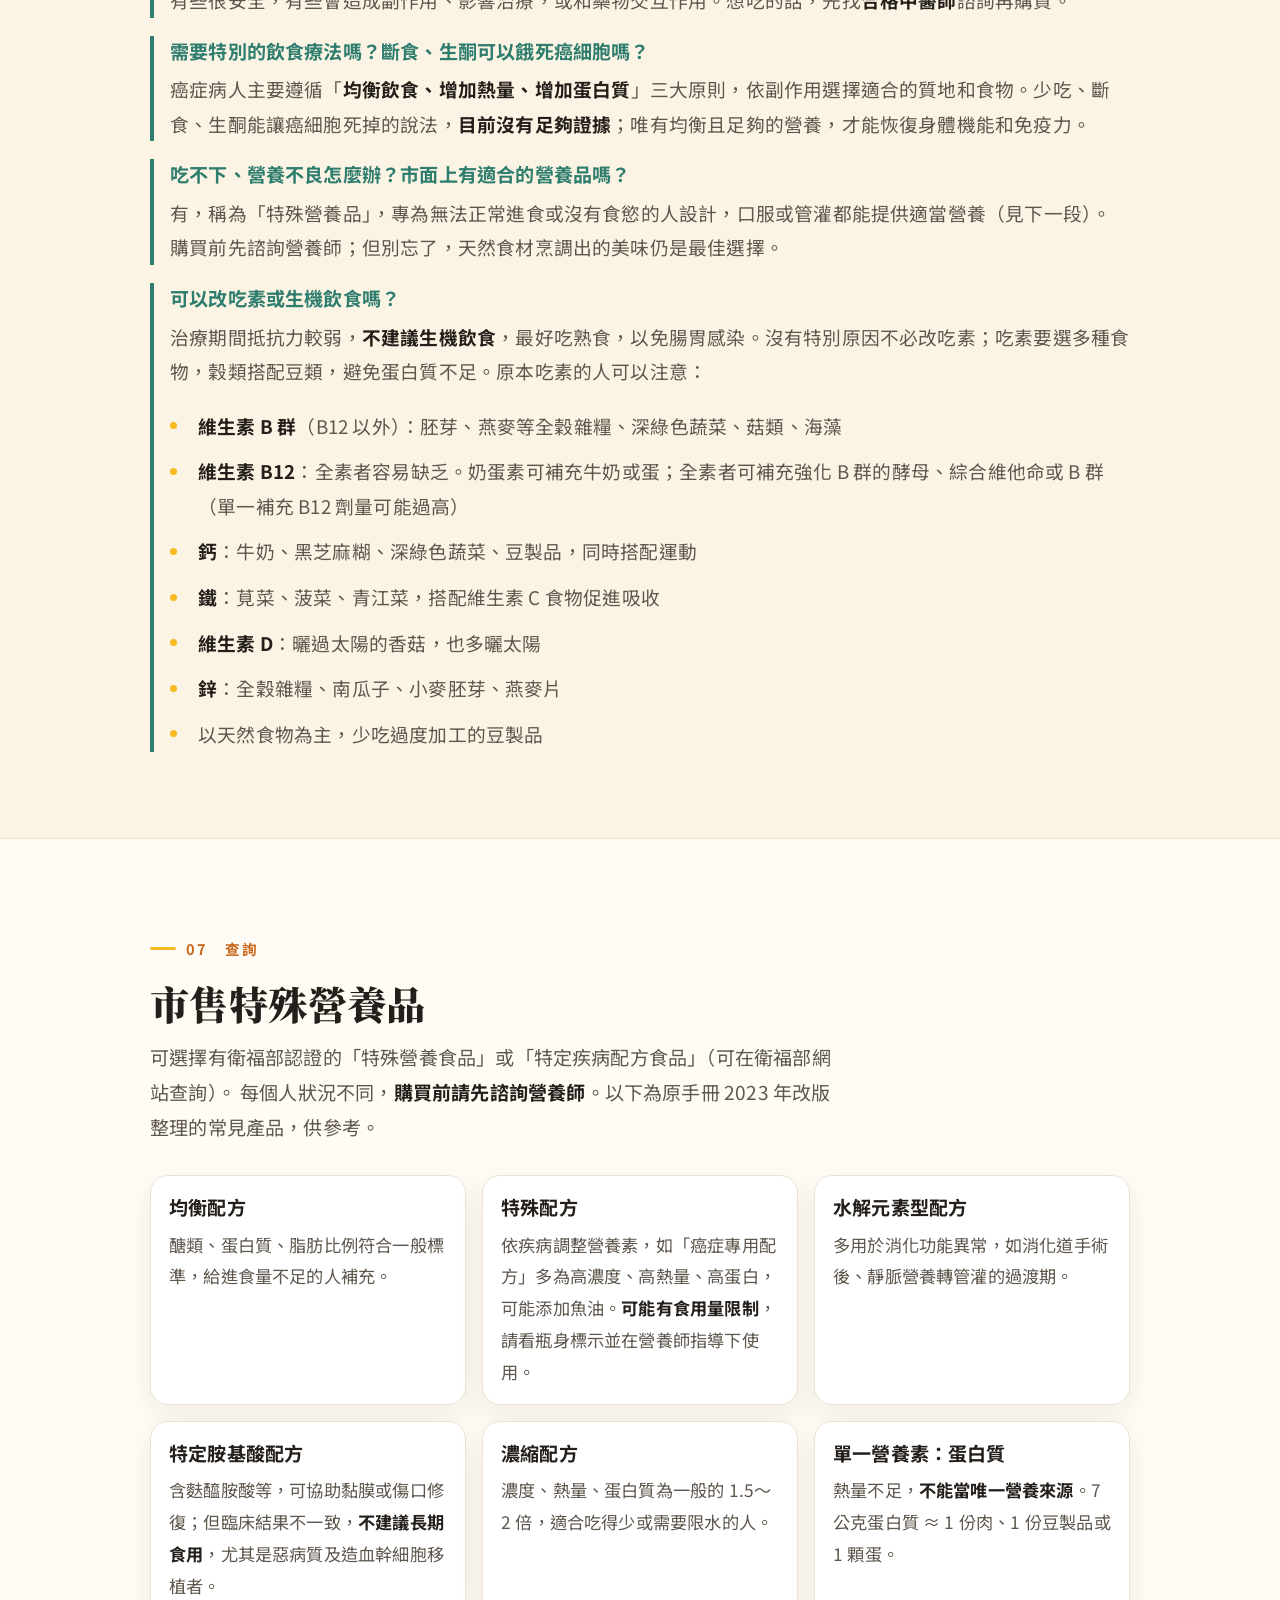
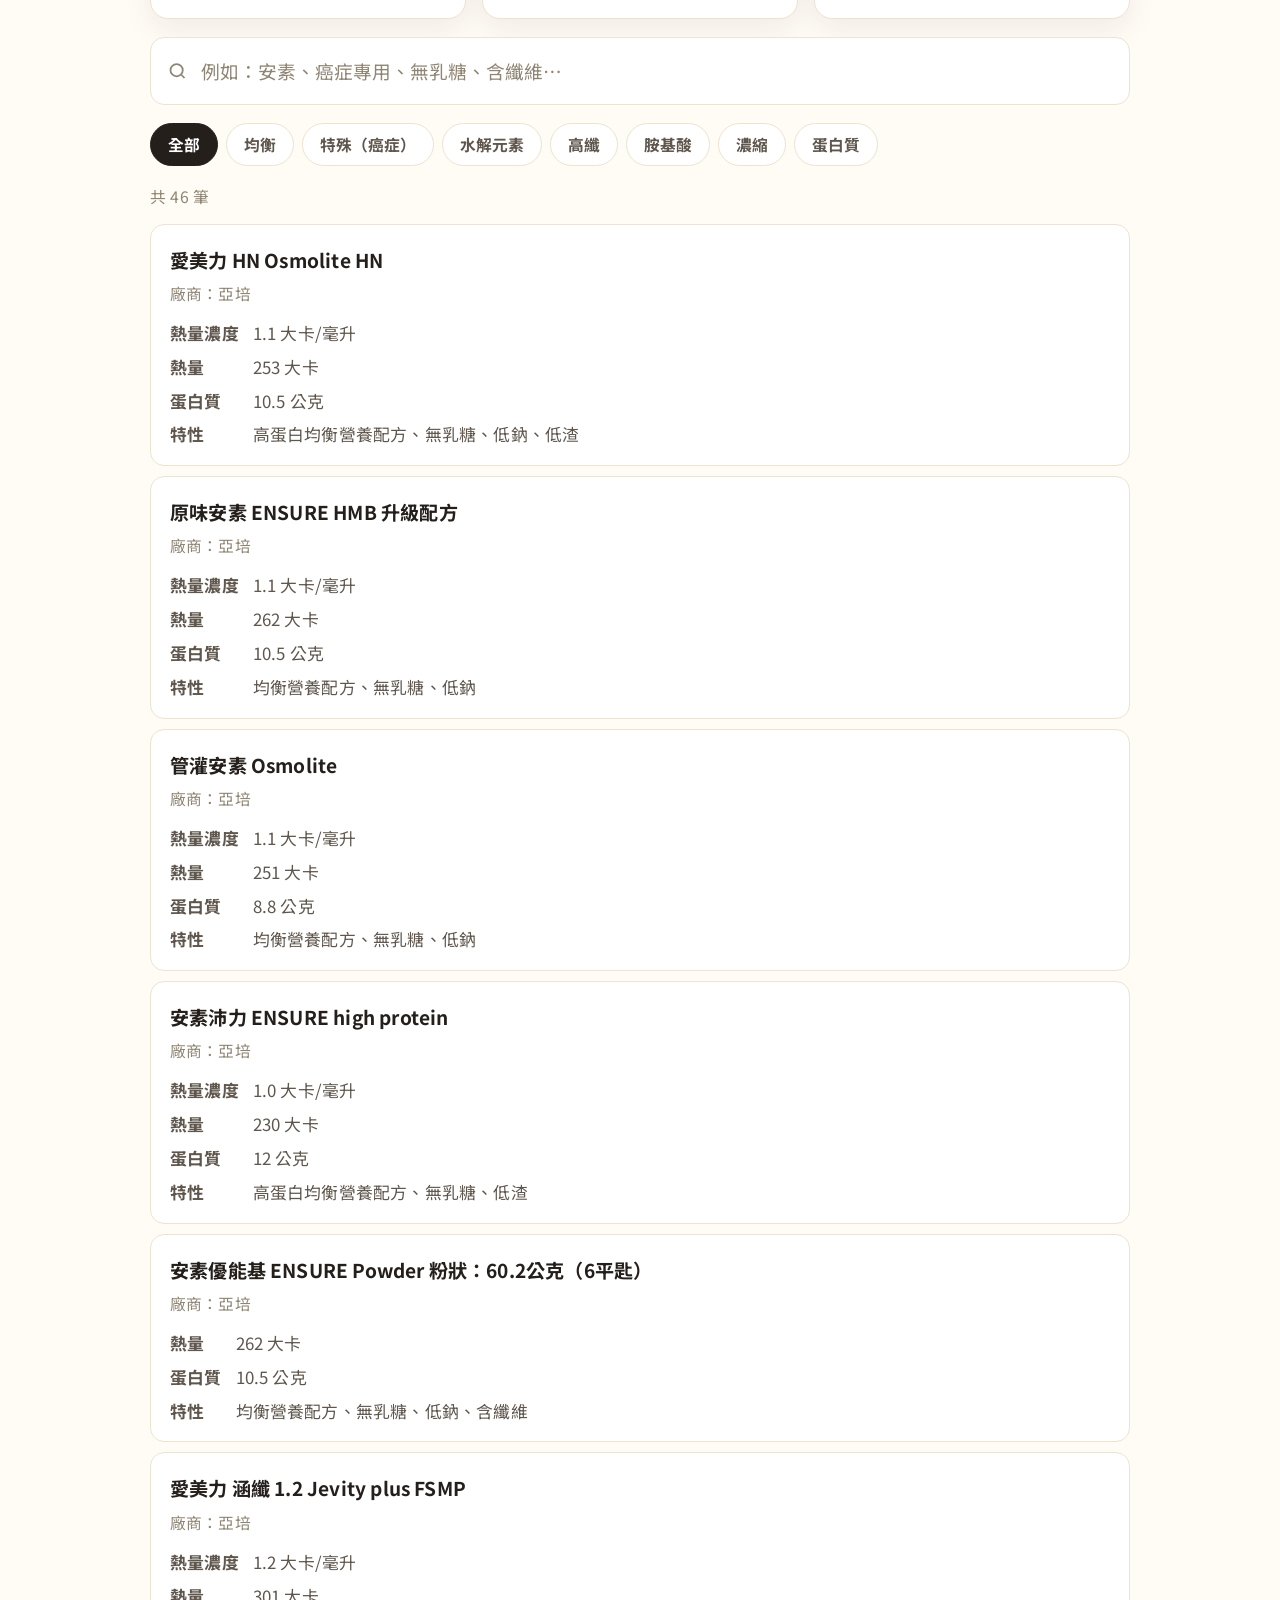
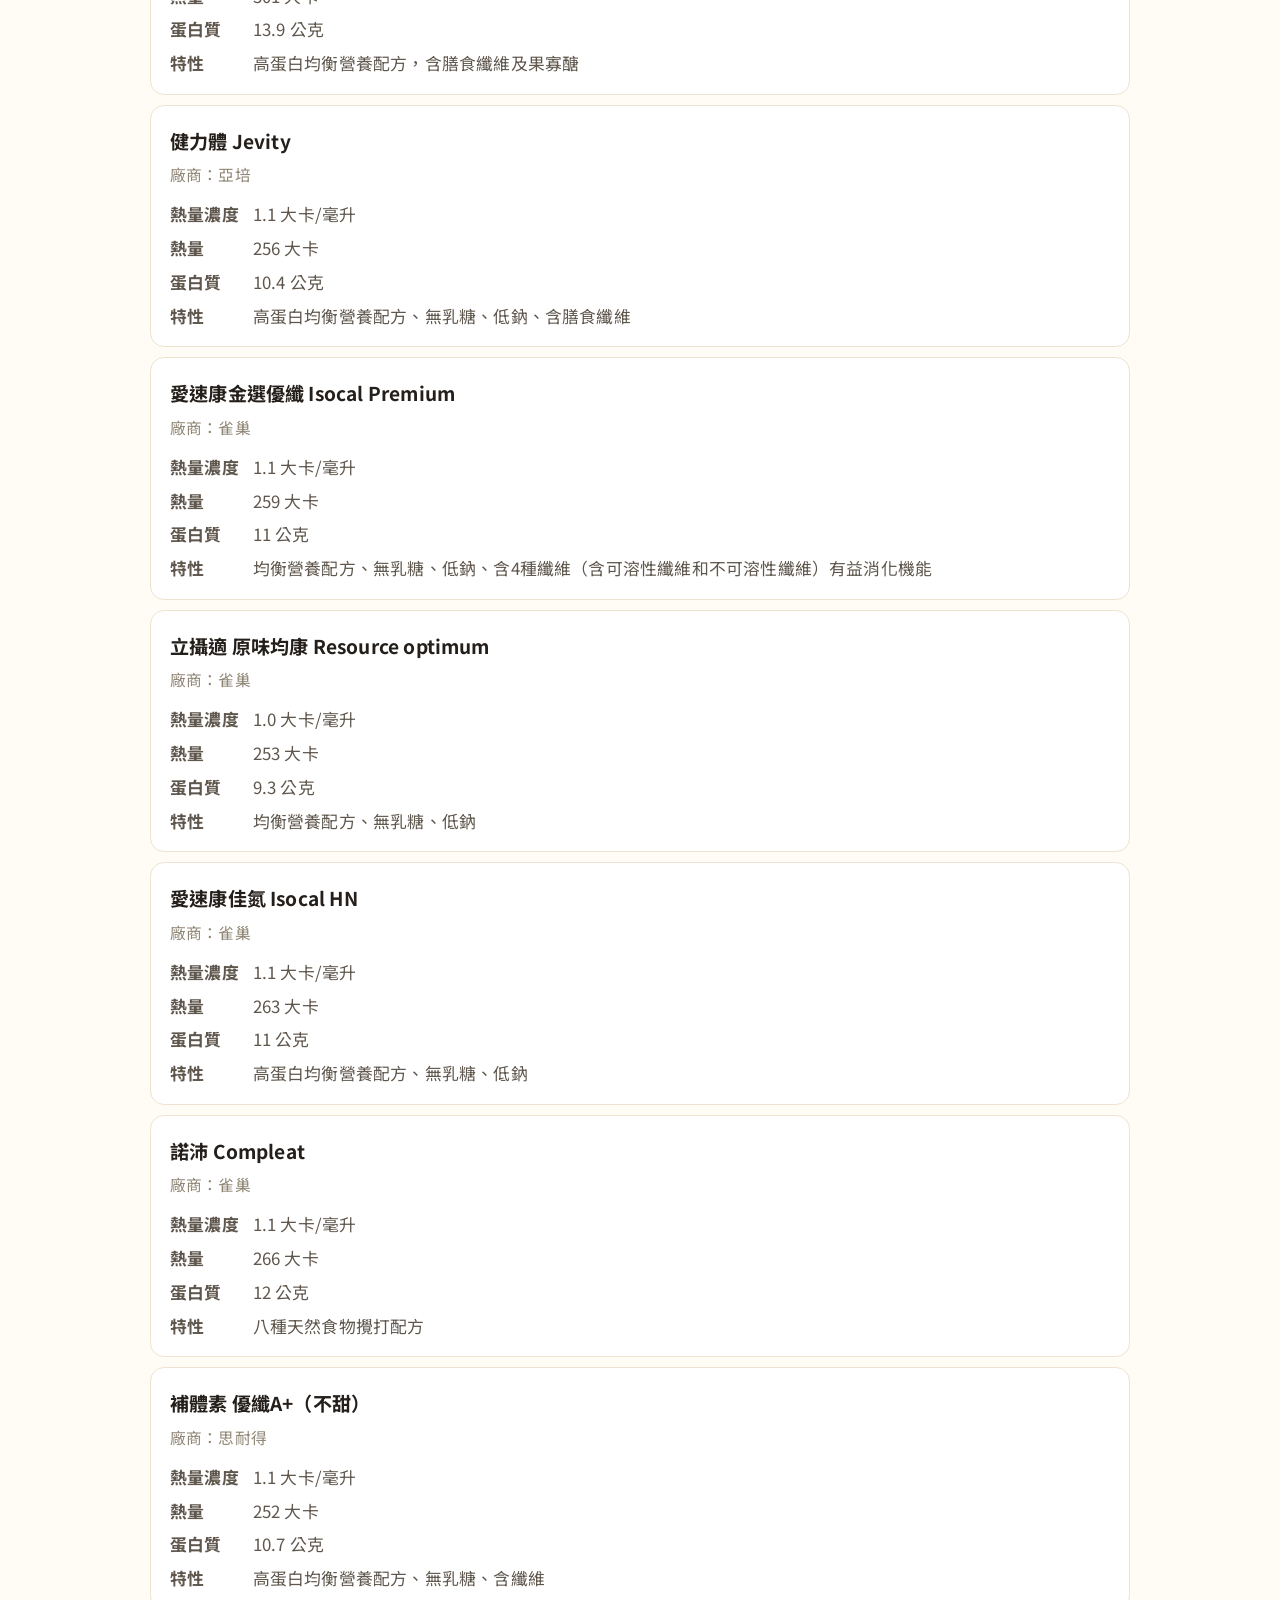
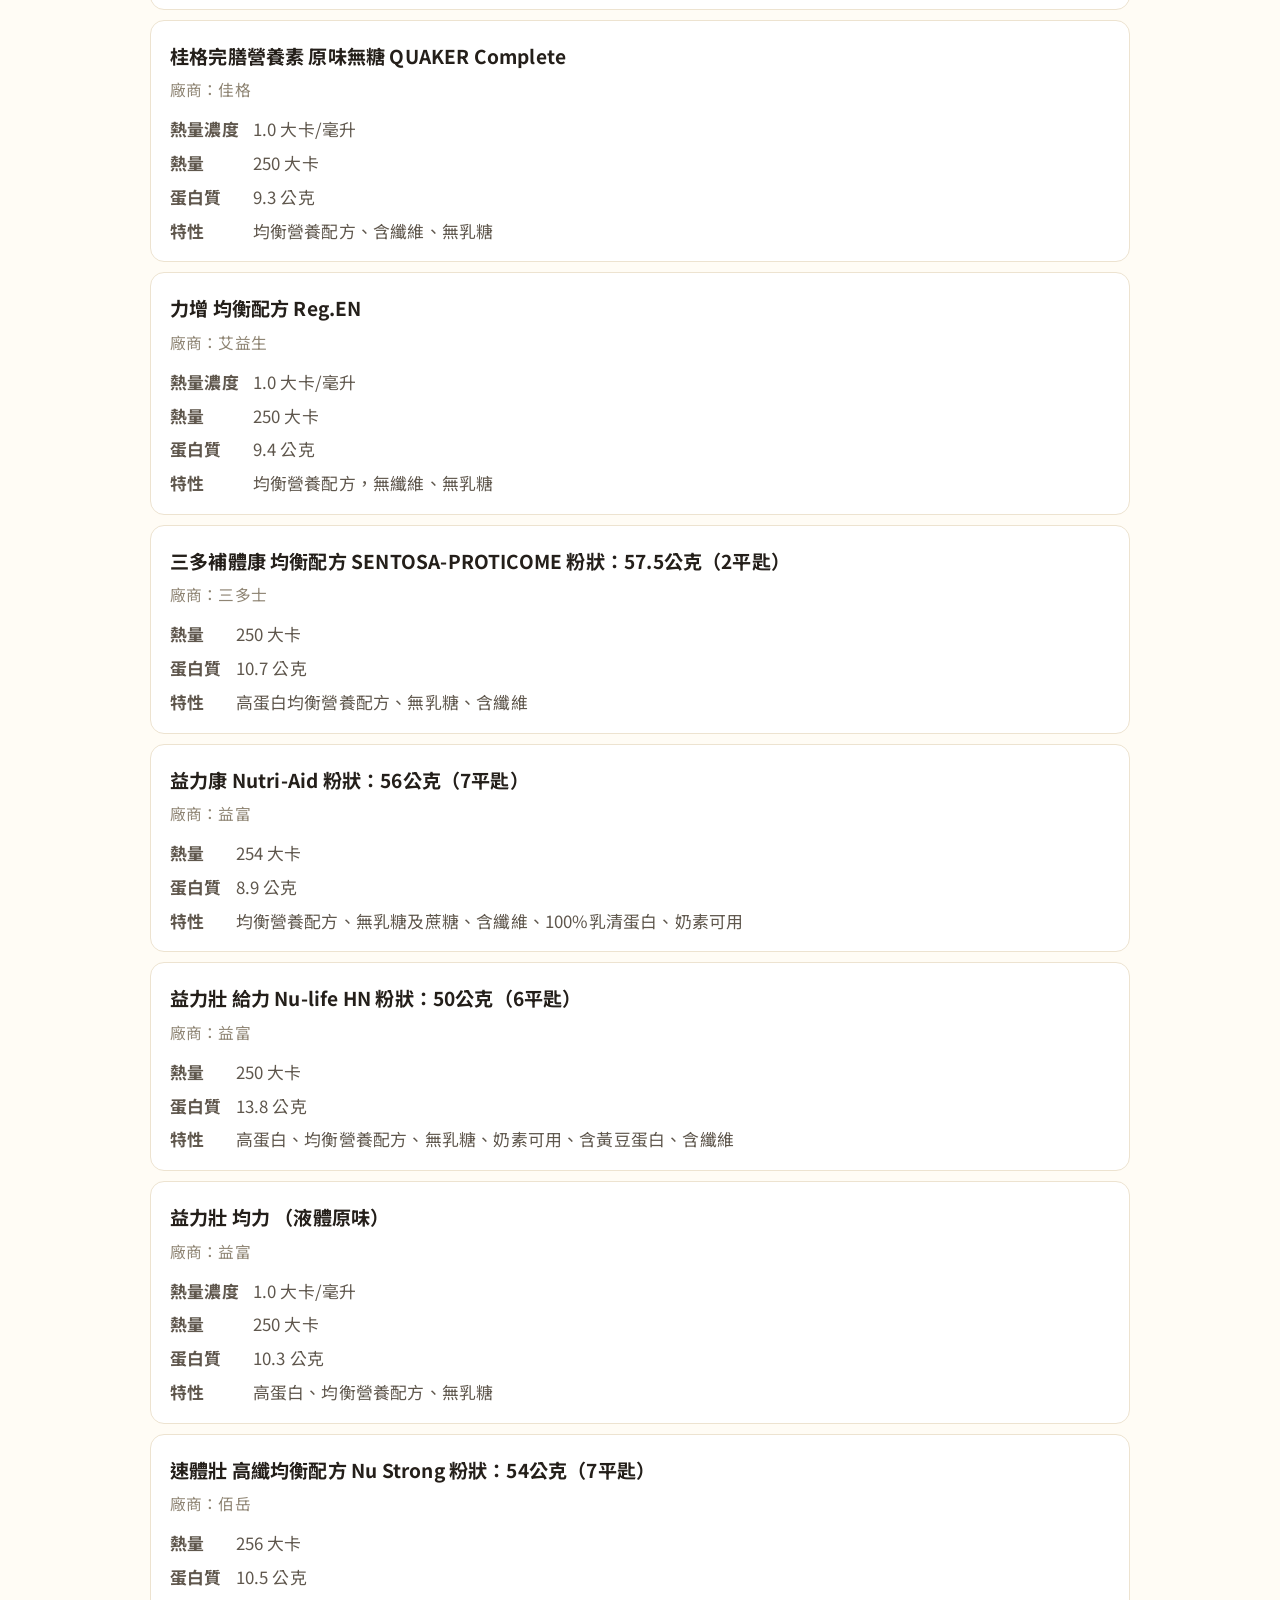
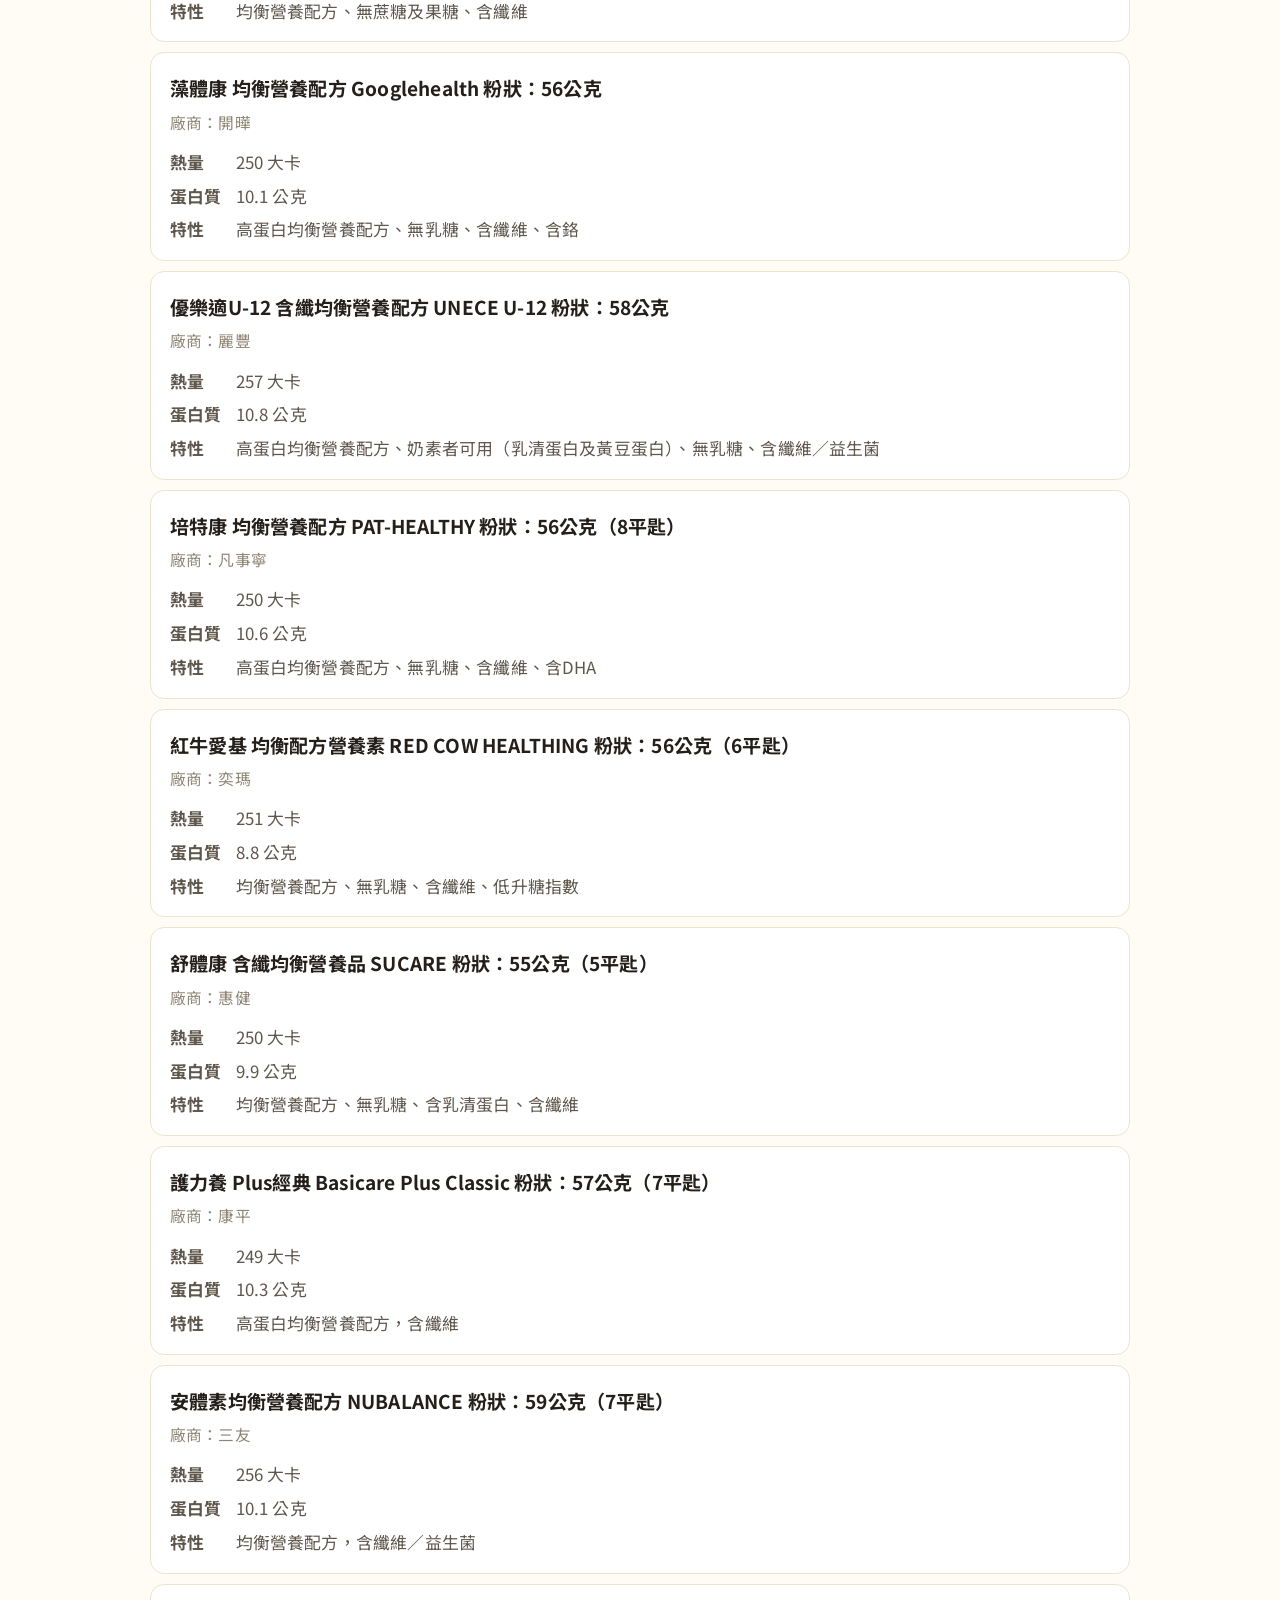
<file: nutrition/index.html>
<!DOCTYPE html>
<html lang="zh-Hant">
<head>
<meta charset="UTF-8">
<meta name="viewport" content="width=device-width, initial-scale=1.0, viewport-fit=cover">
<meta name="theme-color" content="#FFFCF5">
<meta name="format-detection" content="telephone=no">
<title>飲食滿分・抗癌加分 · 互動衛教手冊</title>
<meta name="description" content="癌症治療期間的營養觀念、體重評估、手術放療化療期間怎麼吃、各種症狀的飲食對策、食物安全、特殊營養品與高熱量飲品。改編自癌症希望基金會《飲食滿分・抗癌加分》。">
<link rel="preconnect" href="https://fonts.googleapis.com">
<link rel="preconnect" href="https://fonts.gstatic.com" crossorigin>
<link href="https://fonts.googleapis.com/css2?family=Noto+Serif+TC:wght@600;700;900&family=Noto+Sans+TC:wght@400;500;700;900&display=swap" rel="stylesheet">
<link rel="stylesheet" href="../assets/hope.css?v=20261118">
<style>:root{--accent:#7FA05A}</style>
<script>try{if(localStorage.getItem('hope-big')==='1')document.documentElement.classList.add('big')}catch(e){}</script>
</head>
<body>

<svg style="display:none" aria-hidden="true">
  <symbol id="i-back" viewBox="0 0 24 24"><path d="M15 5l-7 7 7 7"/></symbol>
  <symbol id="i-food" viewBox="0 0 24 24"><path d="M5 3v8a2 2 0 002 2h0a2 2 0 002-2V3"/><path d="M7 13v8"/><path d="M17 3c-1.5 2-2 4-2 6s.7 3 2 3v9"/></symbol>
  <symbol id="i-alert" viewBox="0 0 24 24"><path d="M12 4l9 16H3l9-16z"/><path d="M12 10v4M12 17.5h.01"/></symbol>
  <symbol id="i-nurse" viewBox="0 0 24 24"><path d="M12 13a4 4 0 100-8 4 4 0 000 8z"/><path d="M4 21a8 8 0 0116 0"/><path d="M12 2.5v2M11 3.5h2"/></symbol>
  <symbol id="i-search" viewBox="0 0 24 24"><circle cx="11" cy="11" r="7"/><path d="M20 20l-4-4"/></symbol>
  <symbol id="i-chat" viewBox="0 0 24 24"><path d="M4 5h16v11H9l-5 4V5z"/><path d="M8 10h8M8 13h5"/></symbol>
  <symbol id="i-home" viewBox="0 0 24 24"><path d="M4 11l8-7 8 7v9H4v-9z"/><path d="M10 20v-5h4v5"/></symbol>
</svg>

<header class="topbar">
  <div class="topbar-in">
    <a href="../index.html" class="shelf-link" aria-label="回到書架"><svg><use href="#i-back"/></svg><span class="lb">書架</span></a>
    <a href="#top" class="brand">
      <span class="dot"></span>
      <span>飲食滿分・抗癌加分<small>互動衛教手冊</small></span>
    </a>
    <div class="tb-actions">
      <button class="fs-btn" id="fsBtn" aria-label="切換大字">大字</button>
      <button class="nav-btn" id="tocBtn" aria-label="開啟目錄"><span class="lb">目錄 </span>☰</button>
    </div>
  </div>
</header>

<div class="toc" id="toc">
  <div class="toc-panel">
    <button class="toc-close" id="tocClose" aria-label="關閉目錄">✕</button>
    <h3>目錄</h3>
    <p class="hint">不必從頭看到尾，找你需要的那一段就好。</p>
    <a href="#s1"><i>01</i>治療期間的飲食概念</a>
    <a href="#s2"><i>02</i>體重評估與補充方式</a>
    <a href="#s3"><i>03</i>治療期間怎麼吃</a>
    <a href="#s4"><i>04</i>免疫力弱時的食物安全</a>
    <a href="#s5"><i>05</i>不舒服的時候怎麼吃</a>
    <a href="#s6"><i>06</i>癌症飲食 Q&A</a>
    <a href="#s7"><i>07</i>市售特殊營養品</a>
    <a href="#s8"><i>08</i>高熱量、高蛋白飲品</a>
    <a href="#s9"><i>09</i>可以找誰幫忙</a>
    <a class="out" href="../index.html">回到書架，看其他手冊</a>
  </div>
</div>

<div id="top"></div>
<section class="hero">
  <div class="wrap">
    <div class="kicker">希望之路　飲食滿分・抗癌加分</div>
    <h1>吃得好，<br>才有力氣<em>走完療程</em></h1>
    <p class="lede">
      治療期間，充足的營養能強化免疫功能、加速受損器官修復，讓體力盡早恢復。
      「吃得好」不是奢華大餐，而是<b>均衡、熱量夠、蛋白質夠</b>。
    </p>
    <div class="picker">
      <h3>你現在遇到的是？</h3>
      <p class="why">點一下，直接看那一種狀況怎麼吃。</p>
      <div class="sym-grid">
        <button class="sym" data-go="f-appetite">吃不下</button>
        <button class="sym" data-go="f-nausea">噁心、想吐</button>
        <button class="sym" data-go="f-mouth">嘴破、喉嚨痛</button>
        <button class="sym" data-go="f-dry">口乾、口水黏</button>
        <button class="sym" data-go="f-swallow">吞嚥困難</button>
        <button class="sym" data-go="f-taste">味覺變了</button>
        <button class="sym" data-go="f-diarrhea">腹瀉</button>
        <button class="sym" data-go="f-const">便秘</button>
        <button class="sym" data-go="wcalc">體重掉太多了嗎</button>
        <button class="sym" data-go="s4">白血球低，怎麼吃才安全</button>
        <button class="sym" data-go="s7">營養品怎麼選</button>
        <button class="sym" data-go="s8">高熱量飲品食譜</button>
      </div>
    </div>
  </div>
</section>

<!-- 01 -->
<section class="band" id="s1">
  <div class="wrap">
    <div class="eyebrow">01　觀念</div>
    <h2>癌症治療期間的飲食概念</h2>
    <p class="sub">
      癌症的發生多是複雜的多重因素，飲食絕不是唯一原因，不必把罹病歸咎於吃錯東西，也不需要四處找抗癌秘方。
      在治療前、中、後建立正確的飲食觀念，就能幫助對抗癌症、保持活力。
    </p>
    <div class="grid2">
      <div class="card sun"><h4>腫瘤會影響食慾</h4><p class="soft">有些腫瘤會堵住食物通過的路，例如食道癌、胃癌、大腸癌；治療的副作用也可能讓人不舒服、胃口變差。</p></div>
      <div class="card sun"><h4>味覺可能改變</h4><p class="soft">有些腫瘤和治療會影響味覺，讓食物吃起來不一樣。先找出原因，再找方法，常常變換飲食內容。</p></div>
    </div>

    <h3 class="mt2">身體需要的營養素</h3>
    <div class="grid2">
      <div class="card"><h4>蛋白質</h4><p class="soft">修補組織、維持免疫的必須營養素。手術、化療或放療後需要<b>更多</b>蛋白質來修補、避免感染。來源：瘦肉、魚、家禽、奶製品、蛋、豆類。</p></div>
      <div class="card"><h4>碳水化合物和脂肪</h4><p class="soft">身體熱量主要來自碳水化合物：米飯、穀類、麵食、麵包、水果、蔬菜。脂肪來自動植物油脂與堅果種子。</p></div>
      <div class="card"><h4>維生素和礦物質</h4><p class="soft">均衡飲食就能吃到足夠。無法均衡飲食時，醫師會依情況建議補充劑。</p></div>
      <div class="card"><h4>水分</h4><p class="soft">健康的必備條件。喝不夠，或有嘔吐、腹瀉，都可能脫水。</p></div>
    </div>

    <div class="card calm mt">
      <h3>每天的六大類食物</h3>
      <p class="faint" style="margin-bottom:10px">資料來源：衛生福利部每日飲食指南</p>
      <dl class="spec">
        <dt>全穀雜糧類</dt><dd>1.5～4 碗</dd>
        <dt>豆魚肉蛋類</dt><dd>3～8 份</dd>
        <dt>乳品類</dt><dd>1.5～2 杯（一杯 240 毫升）</dd>
        <dt>蔬菜類</dt><dd>3～5 碟</dd>
        <dt>水果類</dt><dd>2～4 份</dd>
        <dt>油脂與堅果種子類</dt><dd>油脂 3～7 茶匙，堅果種子 1 份</dd>
      </dl>
    </div>
  </div>
</section>

<!-- 02 -->
<section class="band tint" id="s2">
  <div class="wrap">
    <div class="eyebrow">02　自我評估</div>
    <h2>我的體重掉太多了嗎</h2>
    <p class="sub">
      體重下降是營養不良的指標之一，也會影響療效和存活率。治療期間需要的熱量和蛋白質通常比平常多。
      <b>沒有刻意減重，一個月內體重下降超過 5%，就是警訊。</b>
    </p>
    <div class="card" id="wcalc">
      <h3>體重下降計算</h3>
      <div class="grid2" style="margin-top:14px">
        <label class="wfield">平常體重（公斤）<input type="number" inputmode="decimal" id="wUsual" placeholder="例如 55" min="20" max="250" step="0.1"></label>
        <label class="wfield">目前體重（公斤）<input type="number" inputmode="decimal" id="wNow" placeholder="例如 52" min="20" max="250" step="0.1"></label>
      </div>
      <div class="chk-note" id="wOut" style="margin-top:16px">輸入兩個數字，馬上幫你算。</div>
      <p class="faint" style="margin-top:12px">計算方式：（平常體重 − 目前體重）÷ 平常體重 × 100%。例如一個月前 55 公斤、現在 52 公斤：（55 − 52）÷ 55 × 100% ≈ 5.5%。記得常量體重。</p>
    </div>
    <div class="nurse">
      <svg><use href="#i-nurse"/></svg>
      <div>
        <div class="t">醫療團隊會幫你評估</div>
        <p>醫療團隊會依血液檢查和身體質量評估，判斷是否有惡病質風險；進食狀況仍不好時，醫師可能會開增進食慾的藥。</p>
      </div>
    </div>

    <h3 class="mt2">補充營養的方式</h3>
    <div class="grid3">
      <div class="card"><h4>經口進食</h4><p class="soft">盡可能由口進食，除了取得營養、獲得飽足感，更重要的是好好品嘗食物的美味。</p></div>
      <div class="card"><h4>管灌飲食</h4><p class="soft">由口吃不到需要的熱量時，用一根細軟的管子經鼻孔或腸胃造口，把流質配方送進體內。</p></div>
      <div class="card"><h4>全靜脈營養</h4><p class="soft">腸胃吸收有問題時，用靜脈注射給營養。常用於消化系統手術後、腸子完全阻塞、嚴重腹瀉或嘔吐、無法正常飲食或管灌的人。</p></div>
    </div>
  </div>
</section>

<!-- 03 -->
<section class="band" id="s3">
  <div class="wrap">
    <div class="eyebrow">03　依治療階段</div>
    <h2>治療期間怎麼吃</h2>
    <div class="card seg-group">
      <div class="seg" role="tablist">
        <button data-seg="surg" class="on">手術</button>
        <button data-seg="rt">放射線治療</button>
        <button data-seg="ct">化學治療</button>
        <button data-seg="after">治療結束後</button>
      </div>
      <div class="seg-pane" data-seg="surg" id="s3-1">
        <p class="soft">術後身體需要更多熱量和蛋白質幫助傷口癒合；切除部位包含消化系統的人，吸收養分的能力會改變。醫師評估可以進食後，通常會這樣進展：</p>
        <ol class="steps" style="margin-top:14px">
          <li><span class="no">1</span><h4>清流質</h4><p>去油清湯或米湯、運動飲料、過濾的清果汁或蔬菜清湯、水果冰和冰棒。</p></li>
          <li><span class="no">2</span><h4>軟質食物</h4><p><b>主食</b>：粥、麵條、白麵包、吐司、饅頭、即溶麥片、馬鈴薯。<b>蔬果</b>：果泥菜泥、嫩葉及瓜果類、去皮去籽且甜度酸度較低的水果或果汁。<b>蛋豆魚肉</b>：豆漿、豆腐、嫩瘦肉或碎肉、蛋。<b>奶製品</b>：蛋糕、布丁、冰淇淋、不加糖牛奶。</p></li>
          <li><span class="no">3</span><h4>一般食物</h4><p>少量多餐。注意產氣食物，如豆類、瓜類、十字花科蔬菜、青椒、洋蔥、牛奶及奶製品。</p></li>
        </ol>
        <ul class="bul g" style="margin-top:14px">
          <li>恢復飲食後，盡量選低脂、容易消化的食物和飲料</li>
          <li>復原期間多喝流質，以免脫水</li>
          <li>適當運動能促進食慾，但要循序漸進</li>
          <li>每個人恢復的狀況不同，<b>感到不舒服要告訴醫護人員</b></li>
        </ul>
      </div>
      <div class="seg-pane" data-seg="rt" id="s3-2">
        <p class="soft">副作用依照射部位、範圍、劑量和次數而定，同樣的治療每個人反應也不同。和飲食有關的副作用：</p>
        <dl class="spec" style="margin:12px 0 16px">
          <dt>腦部、脊椎</dt><dd>噁心、嘔吐</dd>
          <dt>頭頸部</dt><dd>口腔痛、吞嚥困難或疼痛、味覺改變或喪失、喉嚨痛、口乾、唾液變濃</dd>
          <dt>上半身</dt><dd>（肺、食道、乳房）吞嚥困難、胃灼熱</dd>
          <dt>下半身</dt><dd>（大小腸、攝護腺、子宮頸、子宮、直腸、胰臟）食慾不振、噁心、嘔吐、腹瀉、腹脹、無法忍受奶類</dd>
        </dl>
        <ul class="bul g">
          <li>放療<b>前一小時先吃一點東西</b>，不要空肚子</li>
          <li>少量多餐，想吃就吃</li>
          <li>唾液很濃或口乾，用茶水或<b>食鹽蘇打水</b>漱口（1 茶匙食鹽＋1 茶匙食用蘇打粉＋1,000cc 水）</li>
          <li>疼痛、腹瀉或反胃，問醫師有沒有藥物可以舒緩</li>
          <li>進食困難時，市售營養補充品可以幫忙提高熱量；不知道怎麼選，問營養師</li>
          <li><b>進食非常困難時，請告訴醫護人員</b>，必要時可能要管灌</li>
        </ul>
        <a class="xlink" href="../radiation/index.html" style="--accent-x:#E07B39"><span class="bk"></span><span class="tx"><small>放療副作用的照顧</small>《面對放射線治療》</span></a>
      </div>
      <div class="seg-pane" data-seg="ct" id="s3-3">
        <p class="soft">化療會傷害快速分裂的細胞，最容易受影響的是骨髓、毛髮和消化道。和飲食有關的副作用有：食慾不振、疲倦、味覺嗅覺改變、口腔黏膜破損、噁心嘔吐、白血球變低、容易感染。</p>
        <ul class="bul g" style="margin-top:12px">
          <li>每次化療前<b>不要空腹</b>，先吃少量清淡食物或餅乾</li>
          <li>容易疲倦，盡量少量多餐、吃足熱量、均衡飲食</li>
          <li>食材多樣化，善用天然調味料或改變用餐環境來促進食慾</li>
        </ul>
        <a class="xlink" href="../chemo/index.html" style="--accent-x:#F5B921"><span class="bk"></span><span class="tx"><small>化療副作用的照顧</small>《面對化學治療》</span></a>
      </div>
      <div class="seg-pane" data-seg="after" id="s3-4">
        <p class="soft">治療結束後，大部分飲食副作用會消失；仍持續的，可以和醫療團隊一起想辦法。雖然沒有研究證明食物能防止復發，但吃得健康能幫你恢復體力、重建組織。</p>
        <ul class="bul g" style="margin-top:12px">
          <li>問醫師有哪些飲食限制；均衡攝取六大類、吃到需要量。不清楚熱量需求，可請營養師擬定飲食計畫</li>
          <li>食物多樣化，每天至少 <b>5～7 份</b>不同的蔬菜水果</li>
          <li>選擇未精緻的食物，用雜糧、全麥麵包和全穀根莖類取代精緻主食</li>
          <li>食物煮到全熟，避免汙染</li>
          <li>減少油脂，奶製品以低脂、無調味為佳</li>
          <li>避免過鹹、煙燻、醃漬和過度加工的食物</li>
          <li>盡量不要喝酒</li>
        </ul>
      </div>
    </div>
  </div>
</section>

<!-- 04 -->
<section class="band tint" id="s4">
  <div class="wrap">
    <div class="eyebrow">04　食物安全</div>
    <h2>免疫力較弱時，怎麼吃才安全</h2>
    <p class="sub">
      治療期間抵抗力很弱，建議多補充高蛋白食物；採買、準備餐點、外食都要特別小心。
      吃飯前、上廁所後、倒垃圾後、碰觸動物後都要<b>洗手</b>。
    </p>
    <div class="card bad">
      <h3>這些不要吃</h3>
      <ul class="bul r" style="margin-top:10px">
        <li><b>肉和蛋</b>：生的、沒完全煮熟的、醃製品</li>
        <li><b>蔬果</b>：沒去皮的水果；蔬菜一定要洗乾淨並煮過，不要生吃</li>
        <li><b>食品</b>：未經低溫殺菌、發酵和過期的食品</li>
        <li>食物出現<b>斑點</b>代表霉菌已長到相當程度，就算切掉看得到的部分，菌絲也早已侵入其他部分並產生毒素，<b>不可食用</b></li>
      </ul>
    </div>
    <div class="acc mt" id="s4-1"><button class="acc-h"><svg class="ic"><use href="#i-food"/></svg>烹煮<span class="cv">＋</span></button>
      <div class="acc-b"><ul class="bul g">
        <li>肉要煮到全熟，中心完全看不到紅色或粉紅色</li>
        <li>蔬果完全洗乾淨後才剝、切</li>
        <li>生食與熟食用不同的砧板和刀具</li>
        <li>不要拿攪拌的勺子試味道</li>
        <li>蛋煮到蛋白完全變硬、蛋黃不流動；豆腐煮開後再繼續沸騰 5～10 分鐘</li></ul></div></div>
    <div class="acc" id="s4-2"><button class="acc-h"><svg class="ic"><use href="#i-home"/></svg>存放<span class="cv">＋</span></button>
      <div class="acc-b"><ul class="bul g">
        <li>冷藏溫度在攝氏 5 度以下</li>
        <li>存放食物的地方遠離水槽，不要把化學物品、清潔劑放在食物附近</li>
        <li>解凍後立刻用掉，不要再冷凍回去</li>
        <li>易腐壞的食物兩小時內放回冰箱；煮好的蛋、奶油、含美乃滋的食物放外面不超過 1 小時</li>
        <li>做好放冰箱的料理，<b>48～72 小時</b>沒吃完就丟掉</li></ul></div></div>
    <div class="acc" id="s4-3"><button class="acc-h"><svg class="ic"><use href="#i-alert"/></svg>其他提醒<span class="cv">＋</span></button>
      <div class="acc-b"><ul class="bul g">
        <li>罐頭先用肥皂洗乾淨再打開</li>
        <li>看起來或聞起來怪怪的就丟掉，<b>千萬不要嚐嚐看</b></li>
        <li>微波或加熱剩菜時，確定熱透全熟</li></ul></div></div>
    <div class="acc" id="s4-4"><button class="acc-h"><svg class="ic"><use href="#i-chat"/></svg>外出用餐<span class="cv">＋</span></button>
      <div class="acc-b"><ul class="bul g">
        <li>盡量避開人多的地方</li>
        <li>自備餐具</li>
        <li>不用公用調味醬，請餐廳給你單獨的醬包</li>
        <li>避免高風險的用餐方式，例如自助餐、沒冷藏的麵包點心店、食物暴露在外的店家、聚餐各自帶來的菜、路邊攤</li></ul></div></div>
  </div>
</section>

<!-- 05 -->
<section class="band" id="s5">
  <div class="wrap">
    <div class="eyebrow">05　症狀對策</div>
    <h2>不舒服的時候怎麼吃</h2>
    <p class="sub">不要害怕嘗試新食物。除了累積自己的經驗，也可以和病友分享、參加營養課程，找到最適合自己的吃法。</p>
    <div class="card seg-group">
      <div class="seg" role="tablist">
        <button data-seg="appetite" class="on">吃不下</button>
        <button data-seg="nausea">噁心嘔吐</button>
        <button data-seg="mouth">口腔喉嚨痛</button>
        <button data-seg="dry">口乾</button>
        <button data-seg="swallow">吞嚥困難</button>
        <button data-seg="taste">味覺改變</button>
        <button data-seg="diarrhea">腹瀉</button>
        <button data-seg="const">便秘</button>
      </div>
      <div class="seg-pane" data-seg="appetite" id="f-appetite">
        <h4>食慾不振</h4>
        <p class="soft">除了烹調上的改變，盡量保持心情愉快，慢慢吃。</p>
        <ul class="bul g">
          <li>餐前用稀釋的食鹽水漱口，保持口腔濕潤，提升味覺</li>
          <li>用檸檬、蔥薑蒜等天然調味料提升風味，常換不同食物</li>
          <li>少量多餐，三餐可以增加為<b>六到八餐</b></li>
          <li>手邊常備點心，餓了就吃</li>
          <li>咀嚼或吞嚥困難時，改吃流質或半流質</li>
        </ul>
      </div>
      <div class="seg-pane" data-seg="nausea" id="f-nausea">
        <h4>噁心和嘔吐</h4>
        <p class="soft">一定要多補充水分以免脫水：整天少量多次喝水、果汁或含熱量的流質，<b>清涼的比熱的和冰的更好入口</b>。不再吐之後，從清流質、餅乾、白吐司、果凍開始吃。</p>
        <dl class="spec" style="margin:12px 0">
          <dt>高蛋白</dt><dd>營養補充品、高蛋白奶粉</dd>
          <dt>主食</dt><dd>吐司、鹹蘇打餅乾、米飯、饅頭、蒸蘿蔔糕、碗粿</dd>
          <dt>蔬果</dt><dd>蘋果、蔓越莓、葡萄汁、水蜜桃、不含糖綜合蔬果汁</dd>
          <dt>點心</dt><dd>薑汁汽水、無咖啡因無氣泡飲料（水果飲料、運動飲料）、酸梅湯、水果冰棒、果凍、龜苓膏、米果</dd>
        </dl>
        <ul class="bul g">
          <li>化療前一天和當天，不要一次吃太多</li>
          <li>少量多餐，避免空腹或腹脹，以清淡為主</li>
          <li>吃飯時和前後一小時避免喝水、湯、飲料</li>
          <li>細嚼慢嚥；飯後 2 小時內盡量不要平躺</li>
          <li>早上起床容易噁心，起床前先吃些餅乾或吐司</li>
          <li>可以請醫師開止吐藥</li>
        </ul>
      </div>
      <div class="seg-pane" data-seg="mouth" id="f-mouth">
        <h4>口腔、喉嚨疼痛</h4>
        <p class="soft">選擇軟的、沒有刺激性、溫的或冷的食物。</p>
        <dl class="spec" style="margin:12px 0">
          <dt>魚肉</dt><dd>燉軟或清蒸的魚、肉</dd>
          <dt>豆蛋奶</dt><dd>蒸蛋、豆腐、豆花、豆漿、牛奶、奶昔</dd>
          <dt>主食</dt><dd>有湯汁、勾芡的滑順質地，如稀飯、燕麥飲、湯麵、南瓜濃湯</dd>
          <dt>蔬果</dt><dd>軟、非酸性的水果和切細的嫩葉菜、軟瓜類，如蘋果汁、水果冰沙、過濾蔬菜汁、去蒂菇類；去皮去籽的木瓜、香瓜、蘋果、葡萄、荔枝、龍眼、香蕉、罐頭水果</dd>
          <dt>點心</dt><dd>不含咖啡因的飲料；不含巧克力的布丁、蛋糕、果凍、冰淇淋</dd>
        </dl>
        <ul class="bul g">
          <li>把食物做得柔軟好吞：滑蛋稀飯、蔬菜磨碎、肉絞成泥，拌湯汁或勾芡增加潤滑</li>
          <li>避免太燙、太酸、太辣、太鹹、太粗、太乾</li>
          <li>常用食鹽水漱口，去除殘渣和細菌，幫助傷口癒合</li>
          <li>醫師有時會開麻醉性漱口水，在吃飯前使用減輕疼痛</li>
        </ul>
      </div>
      <div class="seg-pane" data-seg="dry" id="f-dry">
        <h4>口腔乾燥或唾液黏稠</h4>
        <p class="soft">每天喝很多流質，吃濕潤的食物，常用蘇打水或鹽水漱口刷牙。<b>不要用含酒精的漱口水</b>，也不要喝酒或酸性飲料，會讓口腔更乾。</p>
        <dl class="spec" style="margin:12px 0">
          <dt>高蛋白</dt><dd>滷、蒸的魚肉、牛奶、高蛋白奶粉、豆漿、蒸蛋</dd>
          <dt>主食</dt><dd>麵包沾濃湯、白飯泡肉汁、粥、包子、水餃、湯麵、麵線、鹹湯圓</dd>
          <dt>蔬果</dt><dd>水分多的新鮮水果（橘子、水蜜桃），蔬菜加醬汁或勾芡</dd>
          <dt>點心</dt><dd>汽水、稀釋果汁、運動飲料、流質營養品、奶昔、冰淇淋、水果冰沙、布丁、菊花茶、奶酪、芝麻糊、杏仁豆腐、龜苓膏、綠豆湯</dd>
        </dl>
        <ul class="bul g">
          <li>每天喝 <b>8～10 杯</b>流質，常小口喝水，可喝冰涼飲料，出門帶一壺水</li>
          <li>喝汽水或嚼口香糖增加唾液；必要時用人工唾液</li>
          <li>多吃流質降低黏稠，食物拌湯汁幫助吞嚥</li>
          <li>停止抽菸、喝酒</li>
        </ul>
      </div>
      <div class="seg-pane" data-seg="swallow" id="f-swallow">
        <h4>吞嚥困難</h4>
        <p class="soft">吃軟質和流質。<b>濃的流質比稀的不容易嗆到</b>。吃不夠時，喝高熱量高蛋白的流質；也可以請復健治療師教你吞嚥方法。</p>
        <dl class="spec" style="margin:12px 0">
          <dt>高蛋白</dt><dd>布丁、肉泥、軟質魚肉、濃湯、炒蛋或蒸蛋、豆花、豆腐</dd>
          <dt>主食</dt><dd>碎肉粥、蒸蘿蔔糕、碗粿、麵線糊、麥片粥、五穀粥、軟麵條、馬鈴薯泥</dd>
          <dt>蔬果</dt><dd>木瓜、軟柿、西瓜、無籽去皮的果醬或菜泥</dd>
          <dt>點心</dt><dd>奶昔、濃湯、蛋糕、奶酪、杏仁茶、杏仁豆腐、芝麻糊、龜苓膏</dd>
        </dl>
        <ul class="bul g">
          <li>每天喝 <b>6～8 杯</b>流質，調到最適合你吞嚥的濃度</li>
          <li>增稠：太白粉、玉米粉、米麩、麥粉、杏仁粉、芝麻糊、蓮藕粉，同時增加熱量和口味變化；或依說明使用市售增稠劑</li>
        </ul>
        <div class="card bad" style="margin-top:14px"><p style="margin:0">進食時<b>咳嗽、嗆到，或有發燒</b>，要立刻告訴醫師。</p></div>
      </div>
      <div class="seg-pane" data-seg="taste" id="f-taste">
        <h4>味覺和嗅覺改變</h4>
        <p class="soft">試試以前不常吃的食物和飲料，並常刷牙漱口保持清潔。</p>
        <ul class="bul g">
          <li><b>加點新奇更開胃</b>：加點酸味（檸檬汁、柑橘、醋）或天然調味料（洋蔥、大蒜、辣椒粉、番茄醬、薄荷）；或加些糖，減少鹹、苦、酸味</li>
          <li><b>口氣清新有食慾</b>：檸檬糖、薄荷糖、口香糖去除飯後口中的味道；吃東西前先用茶、鹽水或蘇打水漱口</li>
          <li><b>冷涼新鮮更好吃</b>：溫冷食物味道不會太濃；多吃香瓜、橘子、西瓜；新鮮蔬菜比罐頭或冷凍的好入口</li>
        </ul>
      </div>
      <div class="seg-pane" data-seg="diarrhea" id="f-diarrhea">
        <h4>腹瀉</h4>
        <p class="soft">避免高纖、高脂、產氣食物和碳酸飲料，多喝水以免脫水。</p>
        <dl class="spec" style="margin:12px 0">
          <dt>魚肉</dt><dd>清蒸或烤的去皮低脂肉類、魚類</dd>
          <dt>豆蛋</dt><dd>蛋花、蒸蛋、豆腐、豆花</dd>
          <dt>主食</dt><dd>白米飯、白麵包、通心粉、麵條、白吐司、白饅頭、米粥、玉米片、去皮烤馬鈴薯、鬆餅</dd>
          <dt>蔬果</dt><dd>蔬菜湯、嫩葉菜、過濾蔬果汁、去皮水果</dd>
          <dt>點心</dt><dd>蛋糕、甜餅乾、果凍、冰沙、無咖啡因飲料</dd>
        </dl>
        <div class="card warn" style="margin-top:12px"><p style="margin:0">嚴重時可改清流質讓腸道休息，但流質營養不夠，<b>以不超過 3～5 天為原則</b>。</p></div>
      </div>
      <div class="seg-pane" data-seg="const" id="f-const">
        <h4>便秘</h4>
        <p class="soft">止痛藥、飲食習慣改變、活動減少，都會讓腸子蠕動變慢。</p>
        <ul class="bul g">
          <li>多吃高纖食物，如全穀類、蔬菜水果、乾果（見下方纖維表）</li>
          <li>醫師允許的話，每天喝足水分：<b>每公斤體重 30cc</b></li>
          <li>體力許可下適度運動，促進腸道蠕動</li>
          <li>請醫師評估使用幫助排便的藥物</li>
        </ul>
      </div>
    </div>

    <div class="card seg-group mt">
      <h3>常見食物的膳食纖維</h3>
      <p class="soft">成人每天建議 <b>25～35 公克</b>。用未精製的全穀類取代白米飯，更容易達標。以下為每 100 公克所含纖維（公克），由高到低。</p>
      <div class="seg" role="tablist">
        <button data-seg="fb1" class="on">主食</button>
        <button data-seg="fb2">蔬菜</button>
        <button data-seg="fb3">豆類堅果</button>
        <button data-seg="fb4">水果</button>
      </div>
      <div class="seg-pane" data-seg="fb1" id="s5-1"><div class="fiber" data-list="小麥胚芽 8.9|全麥麵粉 5.7|燕麥片 4.7|糙米 3.3|全麥吐司 3.2|中筋麵粉 2.8|芋頭 2.8|馬鈴薯 2.4|麥片 2.1|玉米粒 1.7|冬粉 1.4|麵條（乾）0.7|白米 0.4"></div></div>
      <div class="seg-pane" data-seg="fb2" id="s5-2"><div class="fiber" data-list="牛蒡 6.7|木耳 6.5|香菇 3.9|榨菜 3.5|番薯葉 3.1|海帶 3.0|黃豆芽 3.0|金針菇 2.9|菜豆 2.8|蓮藕 2.7|青花菜 2.7|草菇 2.7|韭菜 2.4|菠菜 2.4|茄子 2.3|竹筍 2.3|胡蘿蔔 2.3|莧菜 2.2|紫甘藍 2.2|花椰菜 2.2|茭白筍 2.1|空心菜 2.1|青江菜 2.1|苜蓿芽 2.0|蘆筍 1.9|芥藍 1.9|龍鬚菜 1.9|苦瓜 1.9|雪裡紅 1.9|小白菜 1.8|南瓜 1.7|韭黃 1.7|芹菜 1.6|洋蔥 1.6|芥菜 1.6|茼蒿 1.6|高麗菜 1.3|油菜 1.3|蘿蔔 1.3|山東白菜 1.3|番茄 1.2|冬瓜 1.1|美國芹菜 1.0|萵苣 0.8|絲瓜 0.6|番茄汁 0.3"></div></div>
      <div class="seg-pane" data-seg="fb3" id="s5-3"><div class="fiber" data-list="紅豆 12.3|綠豆 11.5|豌豆 8.6|核桃粒 5.5|毛豆 4.9|花生 3.0|豆漿 3.0|干絲 2.6|凍豆腐 2.2|五香豆干 2.2|豆腐 0.6|豆腐皮 0.6"></div></div>
      <div class="seg-pane" data-seg="fb4" id="s5-4"><div class="fiber" data-list="柿子 4.7|泰國芭樂 3.0|西洋梨 3.0|釋迦 2.7|桃子 2.4|奇異果 2.4|柳丁 2.3|棗子 1.8|草莓 1.8|柑橘 1.7|木瓜 1.7|水梨 1.6|香蕉 1.6|五爪蘋果 1.6|水蜜桃 1.5|加州李 1.5|鳳梨 1.4|荔枝 1.3|葡萄柚 1.2|枇杷 1.2|龍眼 1.1|楊桃 1.1|白柚 1.0|蓮霧 1.0|土芒果 0.8|哈密瓜 0.8|葡萄 0.6|香瓜 0.6|西瓜 0.3|甘蔗汁 0.2|市售果汁 0～0.2"></div></div>
      <p class="faint" style="margin-top:12px">資料來源：衛生福利部「台灣地區食品營養成分資料庫」</p>
    </div>
  </div>
</section>

<!-- 06 -->
<section class="band tint" id="s6">
  <div class="wrap">
    <div class="eyebrow">06　常見疑問</div>
    <h2>癌症飲食 Q&amp;A</h2>
    <div class="qa"><h4>治療時可以吃維生素、礦物質、健康食品嗎？</h4>
      <p class="soft">目前沒有足夠醫學證據證明偏方或輔助方法能治療癌症。很多人以為補充維生素、礦物質能加強免疫、摧毀癌細胞，事實上<b>過量服用反而會降低化療和放療的效果</b>。想用健康食品，先問醫師、營養師或護理師。</p></div>
    <div class="qa"><h4>可以吃中草藥嗎？</h4>
      <p class="soft">有些很安全，有些會造成副作用、影響治療，或和藥物交互作用。想吃的話，先找<b>合格中醫師</b>諮詢再購買。</p></div>
    <div class="qa"><h4>需要特別的飲食療法嗎？斷食、生酮可以餓死癌細胞嗎？</h4>
      <p class="soft">癌症病人主要遵循「<b>均衡飲食、增加熱量、增加蛋白質</b>」三大原則，依副作用選擇適合的質地和食物。少吃、斷食、生酮能讓癌細胞死掉的說法，<b>目前沒有足夠證據</b>；唯有均衡且足夠的營養，才能恢復身體機能和免疫力。</p></div>
    <div class="qa"><h4>吃不下、營養不良怎麼辦？市面上有適合的營養品嗎？</h4>
      <p class="soft">有，稱為「特殊營養品」，專為無法正常進食或沒有食慾的人設計，口服或管灌都能提供適當營養（見下一段）。購買前先諮詢營養師；但別忘了，天然食材烹調出的美味仍是最佳選擇。</p></div>
    <div class="qa"><h4>可以改吃素或生機飲食嗎？</h4>
      <p class="soft">治療期間抵抗力較弱，<b>不建議生機飲食</b>，最好吃熟食，以免腸胃感染。沒有特別原因不必改吃素；吃素要選多種食物，穀類搭配豆類，避免蛋白質不足。原本吃素的人可以注意：</p>
      <ul class="bul" style="margin-top:8px">
        <li><b>維生素 B 群</b>（B12 以外）：胚芽、燕麥等全穀雜糧、深綠色蔬菜、菇類、海藻</li>
        <li><b>維生素 B12</b>：全素者容易缺乏。奶蛋素可補充牛奶或蛋；全素者可補充強化 B 群的酵母、綜合維他命或 B 群（單一補充 B12 劑量可能過高）</li>
        <li><b>鈣</b>：牛奶、黑芝麻糊、深綠色蔬菜、豆製品，同時搭配運動</li>
        <li><b>鐵</b>：莧菜、菠菜、青江菜，搭配維生素 C 食物促進吸收</li>
        <li><b>維生素 D</b>：曬過太陽的香菇，也多曬太陽</li>
        <li><b>鋅</b>：全穀雜糧、南瓜子、小麥胚芽、燕麥片</li>
        <li>以天然食物為主，少吃過度加工的豆製品</li>
      </ul></div>
  </div>
</section>

<!-- 07 -->
<section class="band" id="s7">
  <div class="wrap">
    <div class="eyebrow">07　查詢</div>
    <h2>市售特殊營養品</h2>
    <p class="sub">
      可選擇有衛福部認證的「特殊營養食品」或「特定疾病配方食品」（可在衛福部網站查詢）。
      每個人狀況不同，<b>購買前請先諮詢營養師</b>。以下為原手冊 2023 年改版整理的常見產品，供參考。
    </p>
    <div class="grid2" style="margin-bottom:18px">
      <div class="card" style="padding:16px 18px"><h4>均衡配方</h4><p class="soft" style="font-size:.92em">醣類、蛋白質、脂肪比例符合一般標準，給進食量不足的人補充。</p></div>
      <div class="card" style="padding:16px 18px"><h4>特殊配方</h4><p class="soft" style="font-size:.92em">依疾病調整營養素，如「癌症專用配方」多為高濃度、高熱量、高蛋白，可能添加魚油。<b>可能有食用量限制</b>，請看瓶身標示並在營養師指導下使用。</p></div>
      <div class="card" style="padding:16px 18px"><h4>水解元素型配方</h4><p class="soft" style="font-size:.92em">多用於消化功能異常，如消化道手術後、靜脈營養轉管灌的過渡期。</p></div>
      <div class="card" style="padding:16px 18px"><h4>特定胺基酸配方</h4><p class="soft" style="font-size:.92em">含麩醯胺酸等，可協助黏膜或傷口修復；但臨床結果不一致，<b>不建議長期食用</b>，尤其是惡病質及造血幹細胞移植者。</p></div>
      <div class="card" style="padding:16px 18px"><h4>濃縮配方</h4><p class="soft" style="font-size:.92em">濃度、熱量、蛋白質為一般的 1.5～2 倍，適合吃得少或需要限水的人。</p></div>
      <div class="card" style="padding:16px 18px"><h4>單一營養素：蛋白質</h4><p class="soft" style="font-size:.92em">熱量不足，<b>不能當唯一營養來源</b>。7 公克蛋白質 ≈ 1 份肉、1 份豆製品或 1 顆蛋。</p></div>
    </div>
    <div class="search-box">
      <svg><use href="#i-search"/></svg>
      <input type="search" id="drugQ" placeholder="例如：安素、癌症專用、無乳糖、含纖維…" autocomplete="off">
    </div>
    <div class="drug-tabs">
      <button class="on" data-cat="all">全部</button>
      <button data-cat="bal">均衡</button>
      <button data-cat="spe">特殊（癌症）</button>
      <button data-cat="hyd">水解元素</button>
      <button data-cat="fib">高纖</button>
      <button data-cat="ami">胺基酸</button>
      <button data-cat="con">濃縮</button>
      <button data-cat="pro">蛋白質</button>
    </div>
    <div class="drug-count" id="drugCount"></div>
    <div id="drugList"></div>
    <p class="faint" style="margin-top:12px">粉狀產品的匙數以產品附的湯匙為準，依罐身標示調配。有糖尿病、腎臟病、肝臟疾病等狀況，選擇時更要注意，請向營養師諮詢。</p>
  </div>
</section>

<!-- 08 -->
<section class="band tint" id="s8">
  <div class="wrap">
    <div class="eyebrow">08　自己做</div>
    <h2>高熱量、高蛋白飲品</h2>
    <p class="sub">所有材料放進果汁機高速攪拌均勻，冰過再喝；沒喝完可冷藏或冷凍。每一種都可以加一、兩匙奶粉或高蛋白粉增加蛋白質。<b>對奶類過敏，或有糖尿病、腎臟病等慢性病</b>，請營養師另外設計。</p>
    <div class="grid3">
      <div class="card"><h4>鄉村起司奶昔</h4><p class="faint">310 大卡｜蛋白質 11 公克</p><p class="soft">白色柔軟低脂起司 1/3 杯、香草冰淇淋 1/2 杯、果凍 1/4 杯</p></div>
      <div class="card"><h4>古典快速早餐奶昔</h4><p class="faint">474 大卡｜蛋白質 20 公克</p><p class="soft">全脂牛奶 1/2 杯、早餐包 1 小包（奶粉＋麥片）、冰淇淋 1 杯</p></div>
      <div class="card"><h4>桃子優酪乳凍</h4><p class="faint">400 大卡｜蛋白質 19 公克</p><p class="soft">香草早餐包 1 小包、全脂牛奶 1 杯、桃子優酪乳 1/2 杯、冰塊 6～10 顆</p></div>
      <div class="card"><h4>巧克力可可</h4><p class="faint">600 大卡｜蛋白質 24 公克</p><p class="soft">香草冰淇淋 1 又 1/4 杯、全脂牛奶 1/2 杯、巧克力粉 1 小包、糖 2 茶匙</p></div>
      <div class="card"><h4>水果冰沙</h4><p class="faint">370 大卡｜蛋白質 9.4 公克</p><p class="soft">水果 1 份（芒果 1/3 個、奇異果或蘋果 1 顆、或哈密瓜 1/2 個）、全脂牛奶 240cc、香草冰淇淋 1 球、蜂蜜 1 湯匙</p></div>
      <div class="card"><h4>木瓜或香蕉牛奶</h4><p class="faint">384 大卡｜蛋白質 12 公克</p><p class="soft">木瓜 1/4 個或大香蕉半條、全脂牛奶 240cc、全脂奶粉 2 湯匙、砂糖 2 湯匙</p></div>
      <div class="card"><h4>豆奶西米露</h4><p class="faint">313 大卡｜蛋白質 10 公克</p><p class="soft">豆奶 240cc、熟西谷米半碗、熟紅豆 1 湯匙、煮軟的番薯丁或芋頭丁 1/4 碗、砂糖 2 湯匙</p></div>
      <div class="card"><h4>草莓（蘋果）豆奶優酪乳</h4><p class="faint">298 大卡｜蛋白質 7.1 公克</p><p class="soft">草莓 10 個或小蘋果 1 顆、豆奶 120cc、原味優酪乳半杯、果醬 2 湯匙</p></div>
      <div class="card"><h4>五穀芝麻豆漿</h4><p class="faint">355 大卡｜蛋白質 11.6 公克</p><p class="soft">五穀粉 2～3 湯匙、芝麻粉 2 湯匙、豆漿 240cc、砂糖 2 湯匙</p></div>
    </div>
    <div class="nurse">
      <svg><use href="#i-nurse"/></svg>
      <div>
        <div class="t">這份指南不能取代營養師</div>
        <p>有任何問題，還是要常和醫師、護理人員以及營養師討論你需要的營養和正確的處理方式。</p>
      </div>
    </div>
  </div>
</section>


<section class="band" id="s9">
  <div class="wrap">
    <div class="eyebrow">09　你不必自己撐</div>
    <h2>可以找誰幫忙</h2>
    <div class="hot">
      <div>
        <div class="lab">癌症問題 我幫您</div>
        <a class="num" href="tel:0809010580">0809-010-580</a>
        <p>癌友家庭正面臨人生艱難的挑戰。鈴一鈴，一通電話，提供您專業支持與貼心陪伴。</p>
      </div>
    </div>
    <div class="card mt">
      <h3>希望小站提供的服務</h3>
      <p class="soft" style="margin-bottom:14px">資源補助 · 照護諮詢服務 · 癌症教育出版品 · 教育系列講座與支持團體 · 心理諮詢 · 營養衛教 · <b>康復用品服務（假髮、頭巾、義乳胸衣）</b></p>
      <div class="stations">
        <div class="station"><div class="c">台北希望小站</div>
          <div class="d">10058 台北市中正區臨沂街 3 巷 5 號 1 樓（捷運忠孝新生站 1 號出口）<br>
          TEL <a href="tel:0233226286">(02) 3322-6286</a>　FAX (02) 3322-1314</div></div>
        <div class="station"><div class="c">台中希望小站</div>
          <div class="d">40341 台中市西區民權路 312 巷 4-1 號（茄苳腳站）<br>
          TEL <a href="tel:0423055731">(04) 2305-5731</a>　FAX (04) 2305-5736</div></div>
        <div class="station"><div class="c">高雄希望小站</div>
          <div class="d">81355 高雄市左營區翠峰路 22 號<br>
          TEL <a href="tel:075810661">(07) 581-0661</a>　FAX (07) 581-0663</div></div>
        <div class="station"><div class="c">服務時間</div><div class="d">週一至週六 9:00～18:00</div></div>
      </div>
    </div>
    
  </div>
</section>

<button class="sos-fab" id="sosBtn"><svg><use href="#i-alert"/></svg>何時找醫護</button>
<div class="sos-modal" id="sosModal" role="dialog" aria-modal="true" aria-label="何時找醫護">
  <div class="sos-panel">
    <h3>這些情況，<br>請告訴醫護人員</h3>
    <p class="soft" style="font-size:.94em">本手冊提到需要告知醫師或醫護人員的情況：</p>
    <ul class="sos-list">
      <li><span class="mk">1</span><div>進食時<b>咳嗽、嗆到</b>，或有<b>發燒</b>——立刻告訴醫師</div></li>
      <li><span class="mk">2</span><div>沒有刻意減重，<b>一個月內體重下降超過 5%</b></div></li>
      <li><span class="mk">3</span><div><b>進食非常困難</b>，必要時可能需要管灌</div></li>
      <li><span class="mk">4</span><div>手術後恢復進食時<b>感到不舒服</b></div></li>
      <li><span class="mk">5</span><div>放療期間疼痛、腹瀉或反胃——問醫師有沒有藥物可以舒緩</div></li>
    </ul>
    <button class="sos-close" id="sosClose">我知道了</button>
  </div>
</div>

<footer>
  <div class="wrap">
    <div class="src">
      <b>資料來源</b><br>
      本頁內容出自財團法人癌症希望基金會《飲食滿分・抗癌加分》手冊（2026 年 5 月，五版十八刷）。編輯顧問：<b>王麗民</b>（和信治癌中心醫院營養室主任）、<b>朱昱</b>（癌症希望基金會特約營養師）、<b>黃孟娟</b>（高雄醫大附設中和紀念醫院營養部主任）。食物纖維資料來源：衛生福利部「台灣地區食品營養成分資料庫」；營養品資料為原手冊 2023 年改版內容，購買前請諮詢營養師。
    </div>
    <p>
      <b>本頁不能取代醫療專業判斷。</b>手冊內容雖經專業審閱，然醫療科技進展快速，
      關於你的治療建議，請務必與<b>你的主治醫師</b>諮詢。若有緊急狀況，請直接就醫或聯絡你的醫療團隊。
    </p>
    <p class="faint">原手冊版權屬財團法人癌症希望基金會所有，如需轉載或對外散布，須經該會同意。</p>
    <a class="totop" href="#top">回到最上面</a><a class="totop" href="../index.html">回到書架</a>
  </div>
</footer>
<script>window.DRUGS=[{"n": "愛美力 HN Osmolite HN", "e": "廠商：亞培", "r": "", "c": "bal", "f": [["熱量濃度", "1.1 大卡/毫升"], ["熱量", "253 大卡"], ["蛋白質", "10.5 公克"], ["特性", "高蛋白均衡營養配方、無乳糖、低鈉、低渣"]]}, {"n": "原味安素 ENSURE HMB 升級配方", "e": "廠商：亞培", "r": "", "c": "bal", "f": [["熱量濃度", "1.1 大卡/毫升"], ["熱量", "262 大卡"], ["蛋白質", "10.5 公克"], ["特性", "均衡營養配方、無乳糖、低鈉"]]}, {"n": "管灌安素 Osmolite", "e": "廠商：亞培", "r": "", "c": "bal", "f": [["熱量濃度", "1.1 大卡/毫升"], ["熱量", "251 大卡"], ["蛋白質", "8.8 公克"], ["特性", "均衡營養配方、無乳糖、低鈉"]]}, {"n": "安素沛力 ENSURE high protein", "e": "廠商：亞培", "r": "", "c": "bal", "f": [["熱量濃度", "1.0 大卡/毫升"], ["熱量", "230 大卡"], ["蛋白質", "12 公克"], ["特性", "高蛋白均衡營養配方、無乳糖、低渣"]]}, {"n": "安素優能基 ENSURE Powder 粉狀：60.2公克（6平匙）", "e": "廠商：亞培", "r": "", "c": "bal", "f": [["熱量", "262 大卡"], ["蛋白質", "10.5 公克"], ["特性", "均衡營養配方、無乳糖、低鈉、含纖維"]]}, {"n": "愛美力 涵纖 1.2 Jevity plus FSMP", "e": "廠商：亞培", "r": "", "c": "bal", "f": [["熱量濃度", "1.2 大卡/毫升"], ["熱量", "301 大卡"], ["蛋白質", "13.9 公克"], ["特性", "高蛋白均衡營養配方，含膳食纖維及果寡醣"]]}, {"n": "健力體 Jevity", "e": "廠商：亞培", "r": "", "c": "bal", "f": [["熱量濃度", "1.1 大卡/毫升"], ["熱量", "256 大卡"], ["蛋白質", "10.4 公克"], ["特性", "高蛋白均衡營養配方、無乳糖、低鈉、含膳食纖維"]]}, {"n": "愛速康金選優纖 Isocal Premium", "e": "廠商：雀巢", "r": "", "c": "bal", "f": [["熱量濃度", "1.1 大卡/毫升"], ["熱量", "259 大卡"], ["蛋白質", "11 公克"], ["特性", "均衡營養配方、無乳糖、低鈉、含4種纖維（含可溶性纖維和不可溶性纖維）有益消化機能"]]}, {"n": "立攝適 原味均康 Resource optimum", "e": "廠商：雀巢", "r": "", "c": "bal", "f": [["熱量濃度", "1.0 大卡/毫升"], ["熱量", "253 大卡"], ["蛋白質", "9.3 公克"], ["特性", "均衡營養配方、無乳糖、低鈉"]]}, {"n": "愛速康佳氮 Isocal HN", "e": "廠商：雀巢", "r": "", "c": "bal", "f": [["熱量濃度", "1.1 大卡/毫升"], ["熱量", "263 大卡"], ["蛋白質", "11 公克"], ["特性", "高蛋白均衡營養配方、無乳糖、低鈉"]]}, {"n": "諾沛 Compleat", "e": "廠商：雀巢", "r": "", "c": "bal", "f": [["熱量濃度", "1.1 大卡/毫升"], ["熱量", "266 大卡"], ["蛋白質", "12 公克"], ["特性", "八種天然食物攪打配方"]]}, {"n": "補體素 優纖A+（不甜）", "e": "廠商：思耐得", "r": "", "c": "bal", "f": [["熱量濃度", "1.1 大卡/毫升"], ["熱量", "252 大卡"], ["蛋白質", "10.7 公克"], ["特性", "高蛋白均衡營養配方、無乳糖、含纖維"]]}, {"n": "桂格完膳營養素 原味無糖 QUAKER Complete", "e": "廠商：佳格", "r": "", "c": "bal", "f": [["熱量濃度", "1.0 大卡/毫升"], ["熱量", "250 大卡"], ["蛋白質", "9.3 公克"], ["特性", "均衡營養配方、含纖維、無乳糖"]]}, {"n": "力增 均衡配方 Reg.EN", "e": "廠商：艾益生", "r": "", "c": "bal", "f": [["熱量濃度", "1.0 大卡/毫升"], ["熱量", "250 大卡"], ["蛋白質", "9.4 公克"], ["特性", "均衡營養配方，無纖維、無乳糖"]]}, {"n": "三多補體康 均衡配方 SENTOSA-PROTICOME 粉狀：57.5公克（2平匙）", "e": "廠商：三多士", "r": "", "c": "bal", "f": [["熱量", "250 大卡"], ["蛋白質", "10.7 公克"], ["特性", "高蛋白均衡營養配方、無乳糖、含纖維"]]}, {"n": "益力康 Nutri-Aid 粉狀：56公克（7平匙）", "e": "廠商：益富", "r": "", "c": "bal", "f": [["熱量", "254 大卡"], ["蛋白質", "8.9 公克"], ["特性", "均衡營養配方、無乳糖及蔗糖、含纖維、100%乳清蛋白、奶素可用"]]}, {"n": "益力壯 給力 Nu-life HN 粉狀：50公克（6平匙）", "e": "廠商：益富", "r": "", "c": "bal", "f": [["熱量", "250 大卡"], ["蛋白質", "13.8 公克"], ["特性", "高蛋白、均衡營養配方、無乳糖、奶素可用、含黃豆蛋白、含纖維"]]}, {"n": "益力壯 均力 （液體原味）", "e": "廠商：益富", "r": "", "c": "bal", "f": [["熱量濃度", "1.0 大卡/毫升"], ["熱量", "250 大卡"], ["蛋白質", "10.3 公克"], ["特性", "高蛋白、均衡營養配方、無乳糖"]]}, {"n": "速體壯 高纖均衡配方 Nu Strong 粉狀：54公克（7平匙）", "e": "廠商：佰岳", "r": "", "c": "bal", "f": [["熱量", "256 大卡"], ["蛋白質", "10.5 公克"], ["特性", "均衡營養配方、無蔗糖及果糖、含纖維"]]}, {"n": "藻體康 均衡營養配方 Googlehealth 粉狀：56公克", "e": "廠商：開曄", "r": "", "c": "bal", "f": [["熱量", "250 大卡"], ["蛋白質", "10.1 公克"], ["特性", "高蛋白均衡營養配方、無乳糖、含纖維、含鉻"]]}, {"n": "優樂適U-12 含纖均衡營養配方 UNECE U-12 粉狀：58公克", "e": "廠商：麗豐", "r": "", "c": "bal", "f": [["熱量", "257 大卡"], ["蛋白質", "10.8 公克"], ["特性", "高蛋白均衡營養配方、奶素者可用（乳清蛋白及黃豆蛋白）、無乳糖、含纖維／益生菌"]]}, {"n": "培特康 均衡營養配方 PAT-HEALTHY 粉狀：56公克（8平匙）", "e": "廠商：凡事寧", "r": "", "c": "bal", "f": [["熱量", "250 大卡"], ["蛋白質", "10.6 公克"], ["特性", "高蛋白均衡營養配方、無乳糖、含纖維、含DHA"]]}, {"n": "紅牛愛基 均衡配方營養素 RED COW HEALTHING 粉狀：56公克（6平匙）", "e": "廠商：奕瑪", "r": "", "c": "bal", "f": [["熱量", "251 大卡"], ["蛋白質", "8.8 公克"], ["特性", "均衡營養配方、無乳糖、含纖維、低升糖指數"]]}, {"n": "舒體康 含纖均衡營養品 SUCARE 粉狀：55公克（5平匙）", "e": "廠商：惠健", "r": "", "c": "bal", "f": [["熱量", "250 大卡"], ["蛋白質", "9.9 公克"], ["特性", "均衡營養配方、無乳糖、含乳清蛋白、含纖維"]]}, {"n": "護力養 Plus經典 Basicare Plus Classic 粉狀：57公克（7平匙）", "e": "廠商：康平", "r": "", "c": "bal", "f": [["熱量", "249 大卡"], ["蛋白質", "10.3 公克"], ["特性", "高蛋白均衡營養配方，含纖維"]]}, {"n": "安體素均衡營養配方 NUBALANCE 粉狀：59公克（7平匙）", "e": "廠商：三友", "r": "", "c": "bal", "f": [["熱量", "256 大卡"], ["蛋白質", "10.1 公克"], ["特性", "均衡營養配方，含纖維／益生菌"]]}, {"n": "倍力素 ProSure", "e": "廠商：亞培", "r": "", "c": "spe", "f": [["熱量濃度", "1.3 大卡/毫升"], ["熱量", "280 大卡"], ["蛋白質", "14.6 公克"], ["特性", "癌症專用營養配方，高蛋白、含魚油（EPA、DHA）、含膳食纖維及果寡醣"]]}, {"n": "飲沛 Impact", "e": "廠商：雀巢", "r": "", "c": "spe", "f": [["熱量濃度", "1.5 大卡/毫升"], ["熱量", "362 大卡"], ["蛋白質", "22.5 公克"], ["特性", "腫瘤及手術前後營養支援配方，高蛋白、含魚油（EPA、DHA）、含纖維、添加L-精胺酸、核甘酸"]]}, {"n": "倍速 癌症專用配方 SUPPORTAN", "e": "廠商：費森尤斯卡比", "r": "", "c": "spe", "f": [["熱量濃度", "1.5 大卡/毫升"], ["熱量", "300 大卡"], ["蛋白質", "20 公克"], ["特性", "癌症專用配方，高蛋白、含魚油（EPA）、含纖維、無乳糖"]]}, {"n": "補體素 倍力 腫瘤適用", "e": "廠商：思耐得", "r": "", "c": "spe", "f": [["熱量濃度", "1.6 大卡/毫升"], ["熱量", "370 大卡"], ["蛋白質", "19.7 公克"], ["特性", "腫瘤配方，含麩醯胺酸、精胺酸、含纖維"]]}, {"n": "桂格完膳營養素 腫瘤配方 Cachexia Formula", "e": "廠商：佳格", "r": "", "c": "spe", "f": [["熱量濃度", "1.5 大卡/毫升"], ["熱量", "375 大卡"], ["蛋白質", "19.7 公克"], ["特性", "腫瘤配方，含麩醯胺酸、魚油、精胺酸、含纖維"]]}, {"n": "頤得健 腫瘤專用配方 ETHANIMMU 粉狀：72公克（5平匙）", "e": "廠商：頤登", "r": "", "c": "spe", "f": [["熱量", "278 大卡"], ["蛋白質", "16 公克"], ["特性", "腫瘤專用配方，高蛋白、含魚油、含纖維／益生菌"]]}, {"n": "勉益增 NU-IMMU 粉狀：57公克（6平匙）", "e": "廠商：益富", "r": "", "c": "spe", "f": [["熱量", "241 大卡"], ["蛋白質", "13.2 公克"], ["特性", "高蛋白營養配方，含乳清蛋白、添加精胺酸、麩醯胺酸"]]}, {"n": "創快復 ALITRAQ 粉狀：76公克/包", "e": "廠商：亞培", "r": "", "c": "hyd", "f": [["熱量", "309 大卡"], ["蛋白質", "15.8 公克"], ["特性", "元素配方、高蛋白、含麩醯胺酸"]]}, {"n": "佳易得 Peptamen 粉狀：55公克（6平匙）", "e": "廠商：雀巢", "r": "", "c": "hyd", "f": [["熱量", "256 大卡"], ["蛋白質", "12.9 公克"], ["特性", "高蛋白（含水解乳清蛋白）部分水解元素均衡營養配方、添加中鏈脂肪"]]}, {"n": "益力康高纖 Nutri-Aid HF Plus 粉狀：60公克（7平匙）", "e": "廠商：益富", "r": "", "c": "fib", "f": [["熱量", "251 大卡"], ["蛋白質", "10.4 公克"], ["特性", "高蛋白（100%乳清蛋白）均衡營養配方，含纖維，奶素可用。"]]}, {"n": "補體素優纖 A+ 粉狀：60公克（7平匙）", "e": "廠商：思耐得", "r": "", "c": "fib", "f": [["熱量", "251 大卡"], ["蛋白質", "9.7 公克"], ["特性", "均衡營養配方，含纖維，無添加乳糖。"]]}, {"n": "速養療 SYMPT.X 粉狀：15公克/包 （或1平匙=10公克）", "e": "廠商：吉泰", "r": "", "c": "ami", "f": [["熱量", "60 大卡"], ["蛋白質", "10 公克"], ["特性", "含麩醯胺酸（L-Glutamine）"]]}, {"n": "基速得 Abound 粉狀：24公克/包", "e": "廠商：亞培", "r": "", "c": "ami", "f": [["熱量", "82 大卡"], ["蛋白質", "14 公克"], ["特性", "含白胺酸代謝物（HMB）、精胺酸（L-Arginine）、麩醯胺酸（L-Glutamine）"]]}, {"n": "福惜素 粉狀：15公克/包", "e": "廠商：益富", "r": "", "c": "ami", "f": [["熱量", "60 大卡"], ["蛋白質", "10.1 公克"], ["特性", "含麩醯胺酸（L-Glutamine）、維他命C"]]}, {"n": "立攝適1.5 RESOURCE2.0 均康1.5", "e": "廠商：雀巢", "r": "", "c": "con", "f": [["熱量濃度", "2.0 大卡/毫升"], ["熱量", "383 大卡"], ["蛋白質", "16 公克"], ["特性", "高蛋白均衡營養配方，熱量濃縮。"]]}, {"n": "安素雙卡 Ensure TwoCal", "e": "廠商：亞培", "r": "", "c": "con", "f": [["熱量濃度", "2.0 大卡/毫升"], ["熱量", "478 大卡"], ["蛋白質", "19.9 公克"], ["特性", "高蛋白均衡營養配方，熱量濃縮，含纖維。"]]}, {"n": "三多奶蛋白 S-P93 粉狀一份：5匙=15公克", "e": "廠商：三多士", "r": "", "c": "pro", "f": [["蛋白質含量", "93%"], ["每份熱量", "56 大卡"], ["每份蛋白質", "13.3 公克"], ["特性", "牛奶蛋白，低乳糖。"]]}, {"n": "補體素 80 Protison 80 粉狀一份：1平匙=5公克", "e": "廠商：思耐得", "r": "", "c": "pro", "f": [["蛋白質含量", "80%"], ["每份熱量", "19.8 大卡"], ["每份蛋白質", "4 公克"], ["特性", "乳清蛋白"]]}, {"n": "紐崔萊優質蛋白素 原味 NUTRILITE 粉狀一份：1平匙=10公克", "e": "廠商：安麗", "r": "", "c": "pro", "f": [["蛋白質含量", "80%"], ["每份熱量", "38 大卡"], ["每份蛋白質", "8 公克"], ["特性", "純植物性蛋白質（大豆、小麥、豌豆），全素者可用。"]]}, {"n": "益富匯 Whey-Aid 粉狀一份：1平匙=10公克", "e": "廠商：益富", "r": "", "c": "pro", "f": [["蛋白質含量", "80%"], ["每份熱量", "43 大卡"], ["每份蛋白質", "8 公克"], ["特性", "乳清蛋白"]]}];</script><script>
(function(){
  document.querySelectorAll('.fiber').forEach(el=>{
    const items=el.dataset.list.split('|').map(x=>{const m=x.trim().match(/^(.*?)\s*([\d.～]+)$/);return [m[1],m[2]];});
    const max=Math.max(...items.map(x=>parseFloat(x[1].split('～').pop())));
    el.innerHTML=items.map(([n,v])=>{const w=Math.max(2,parseFloat(v.split('～').pop())/max*100);
      return '<div class="fr"><span>'+n+'</span><span class="bar"><i style="width:'+w+'%"></i></span><b>'+v+'</b></div>';}).join('');
  });
  const u=document.getElementById('wUsual'), n=document.getElementById('wNow'), o=document.getElementById('wOut');
  function calc(){
    const a=parseFloat(u.value), b=parseFloat(n.value);
    if(!(a>0&&b>0)){o.innerHTML='輸入兩個數字，馬上幫你算。';o.style.background='';return;}
    const p=(a-b)/a*100;
    if(p<=0){o.style.background='var(--calm-soft)';o.innerHTML='體重<b>沒有下降</b>。繼續保持均衡飲食、足夠熱量與蛋白質。';return;}
    const t='體重下降了 <b>'+(a-b).toFixed(1)+' 公斤，約 '+p.toFixed(1)+'%</b>。';
    if(p>=5){o.style.background='var(--alert-soft)';o.innerHTML=t+'<br>已達 5%，<b>該補充營養了！</b>如果是一個月內、沒有刻意減重，這就是警訊，請告訴你的醫療團隊或營養師。';}
    else {o.style.background='var(--sun-soft)';o.innerHTML=t+'<br>還沒到 5%，但要繼續留意，記得常量體重。';}
  }
  u.addEventListener('input',calc); n.addEventListener('input',calc);
})();
</script>
<script src="../assets/hope.js?v=20261118"></script>
<script src="../assets/hope-plus.js?v=20261118"></script>
</body>
</html>
</file>
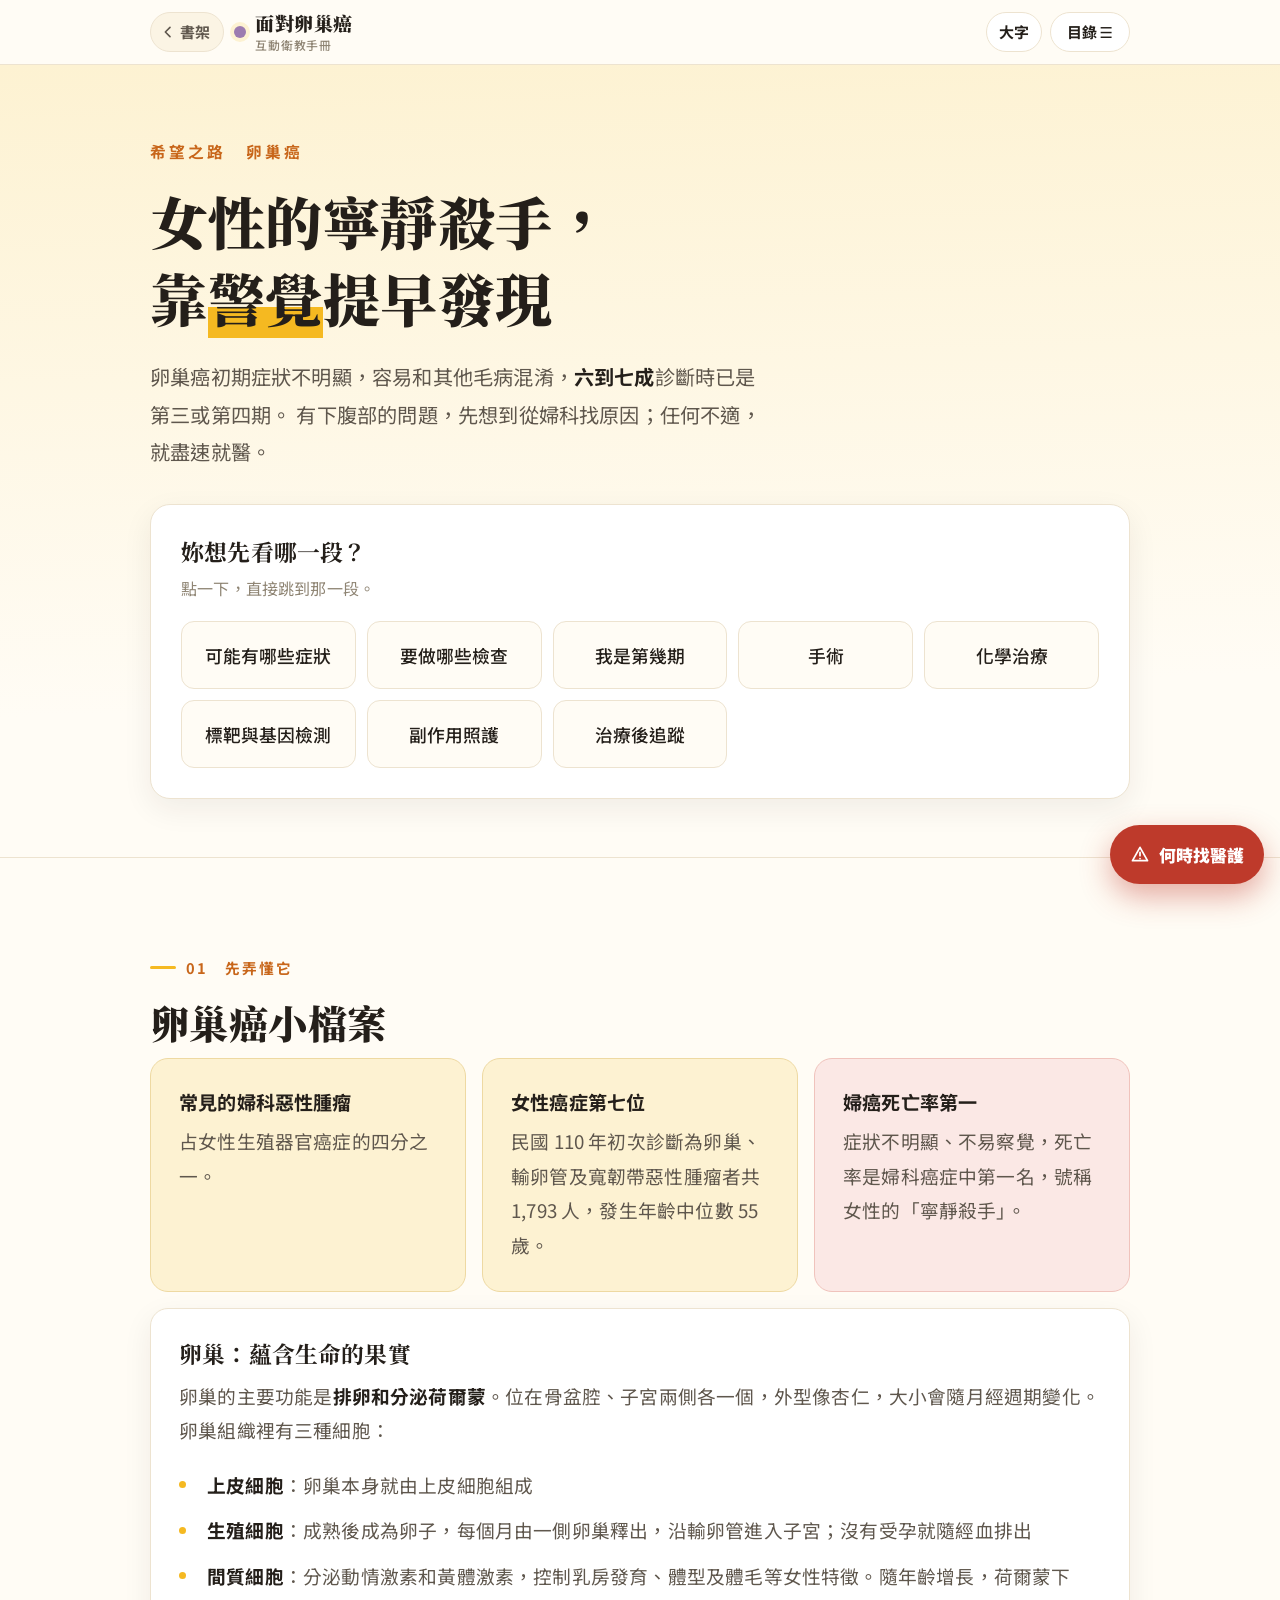
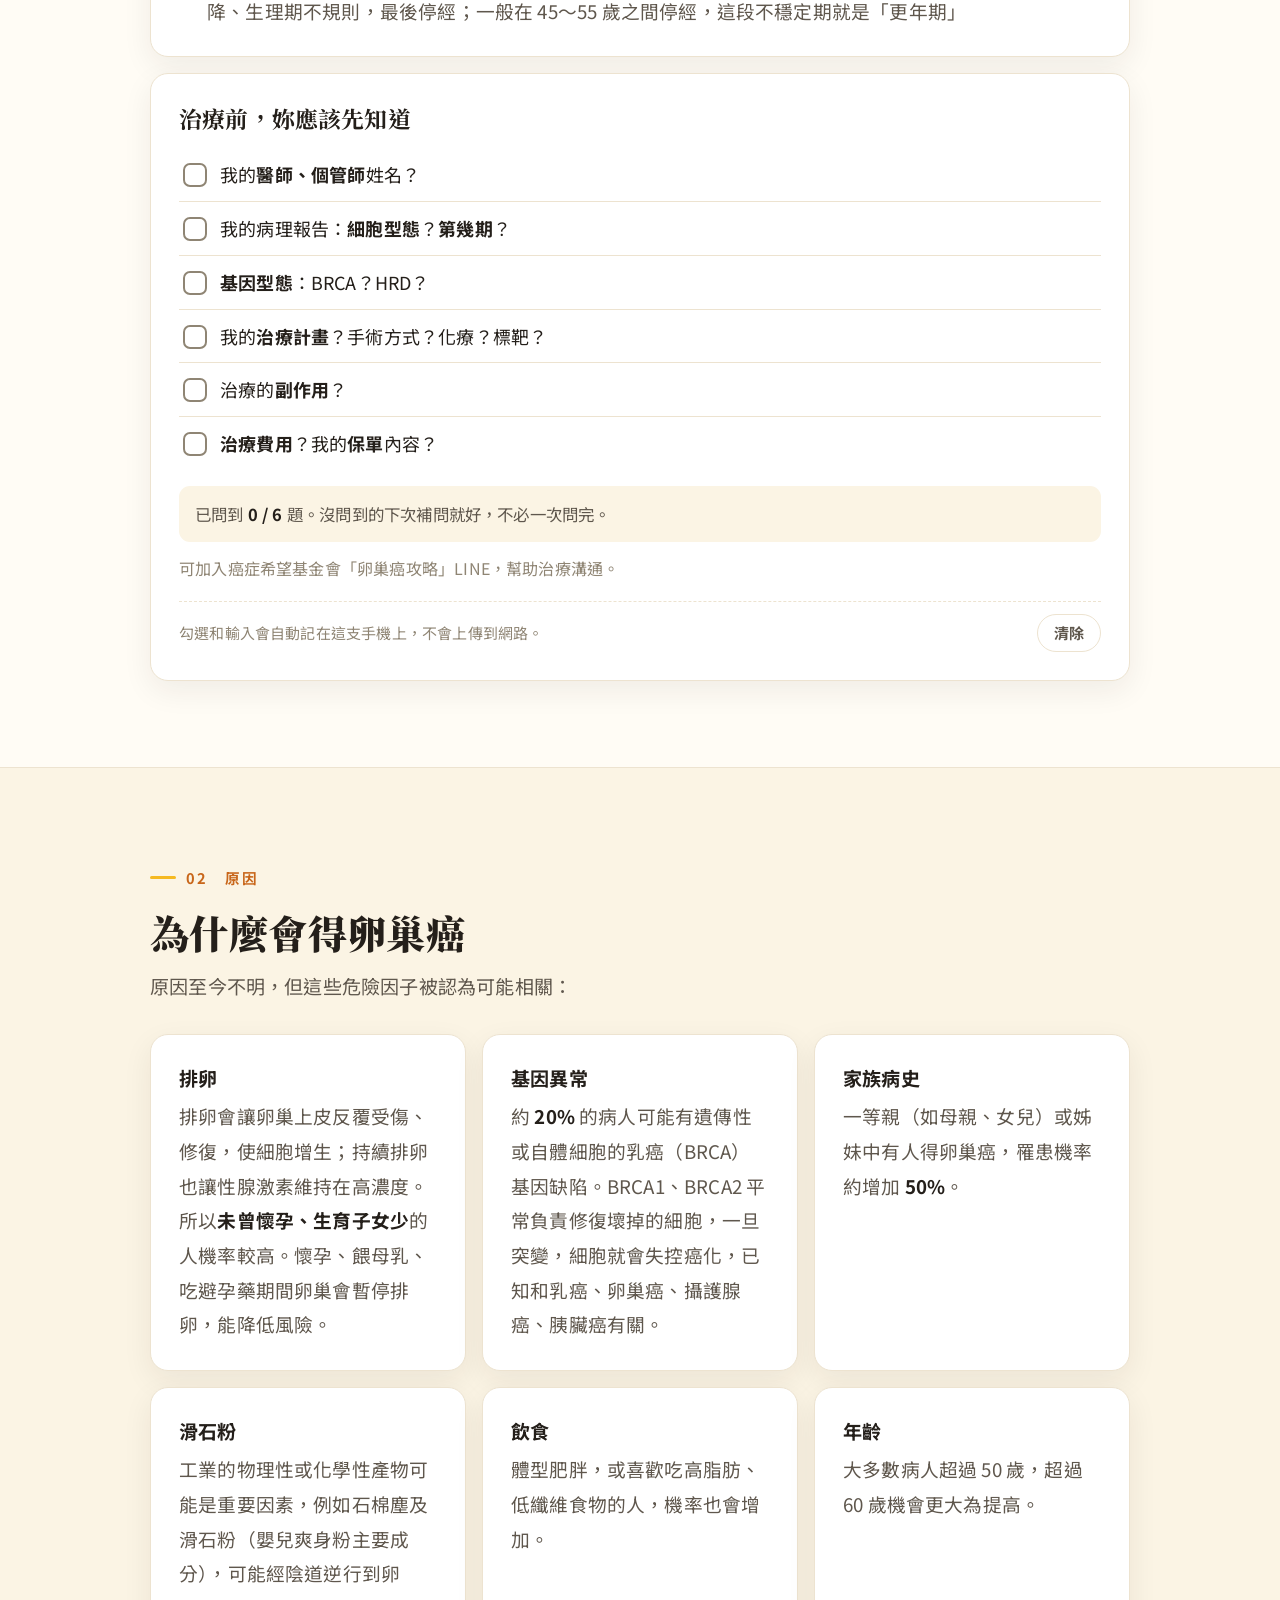
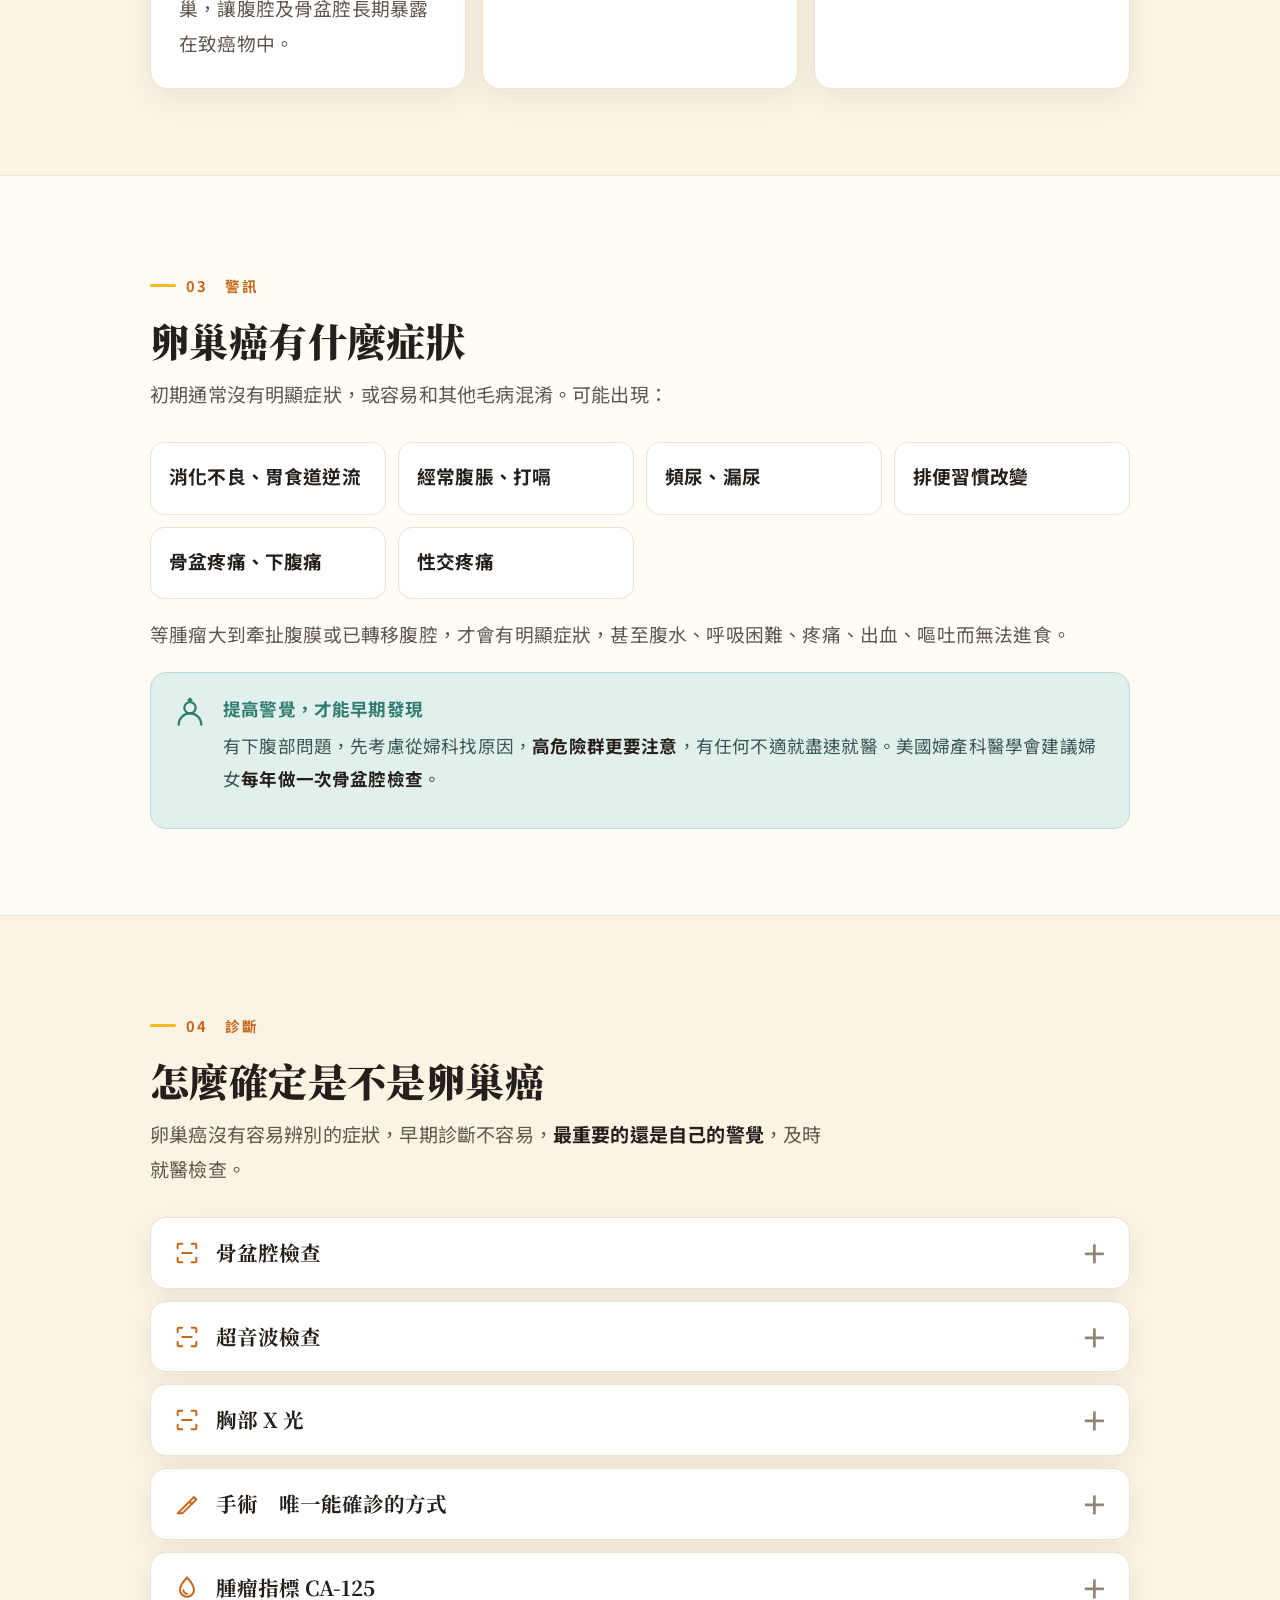
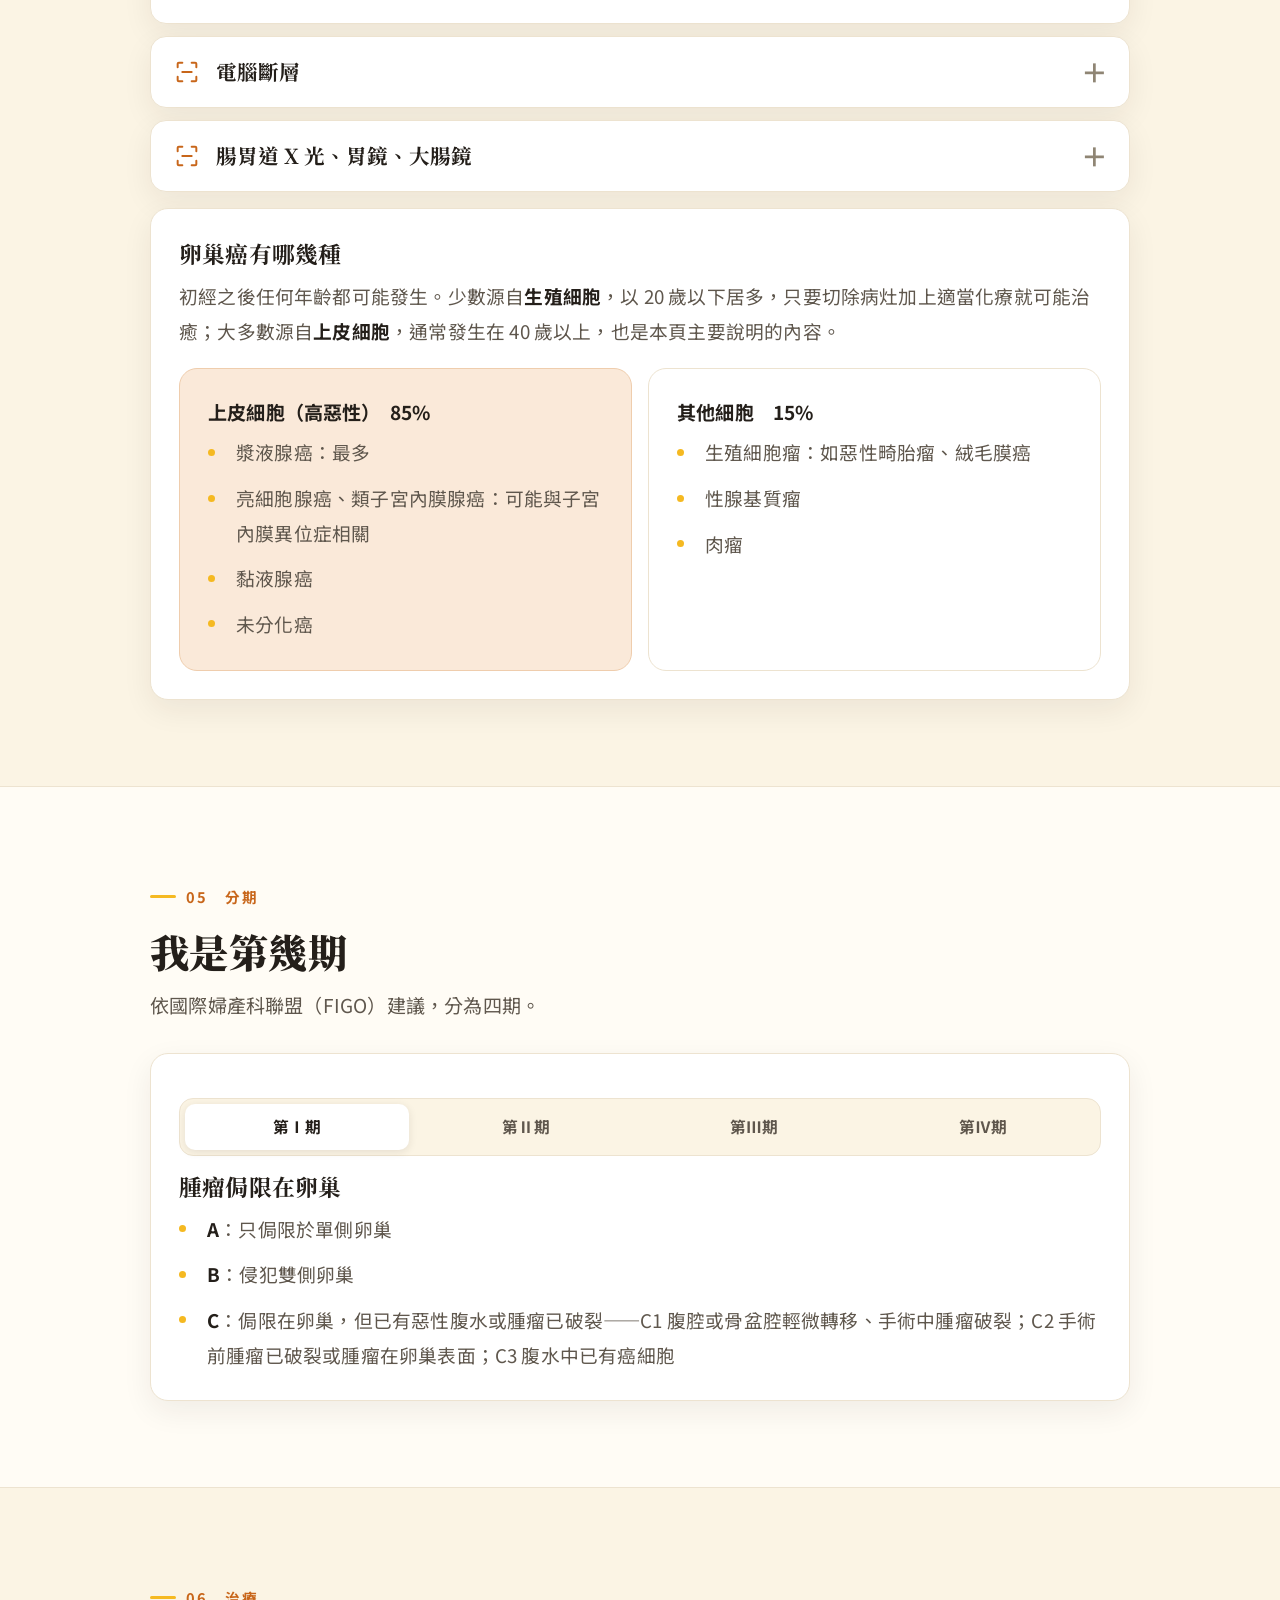
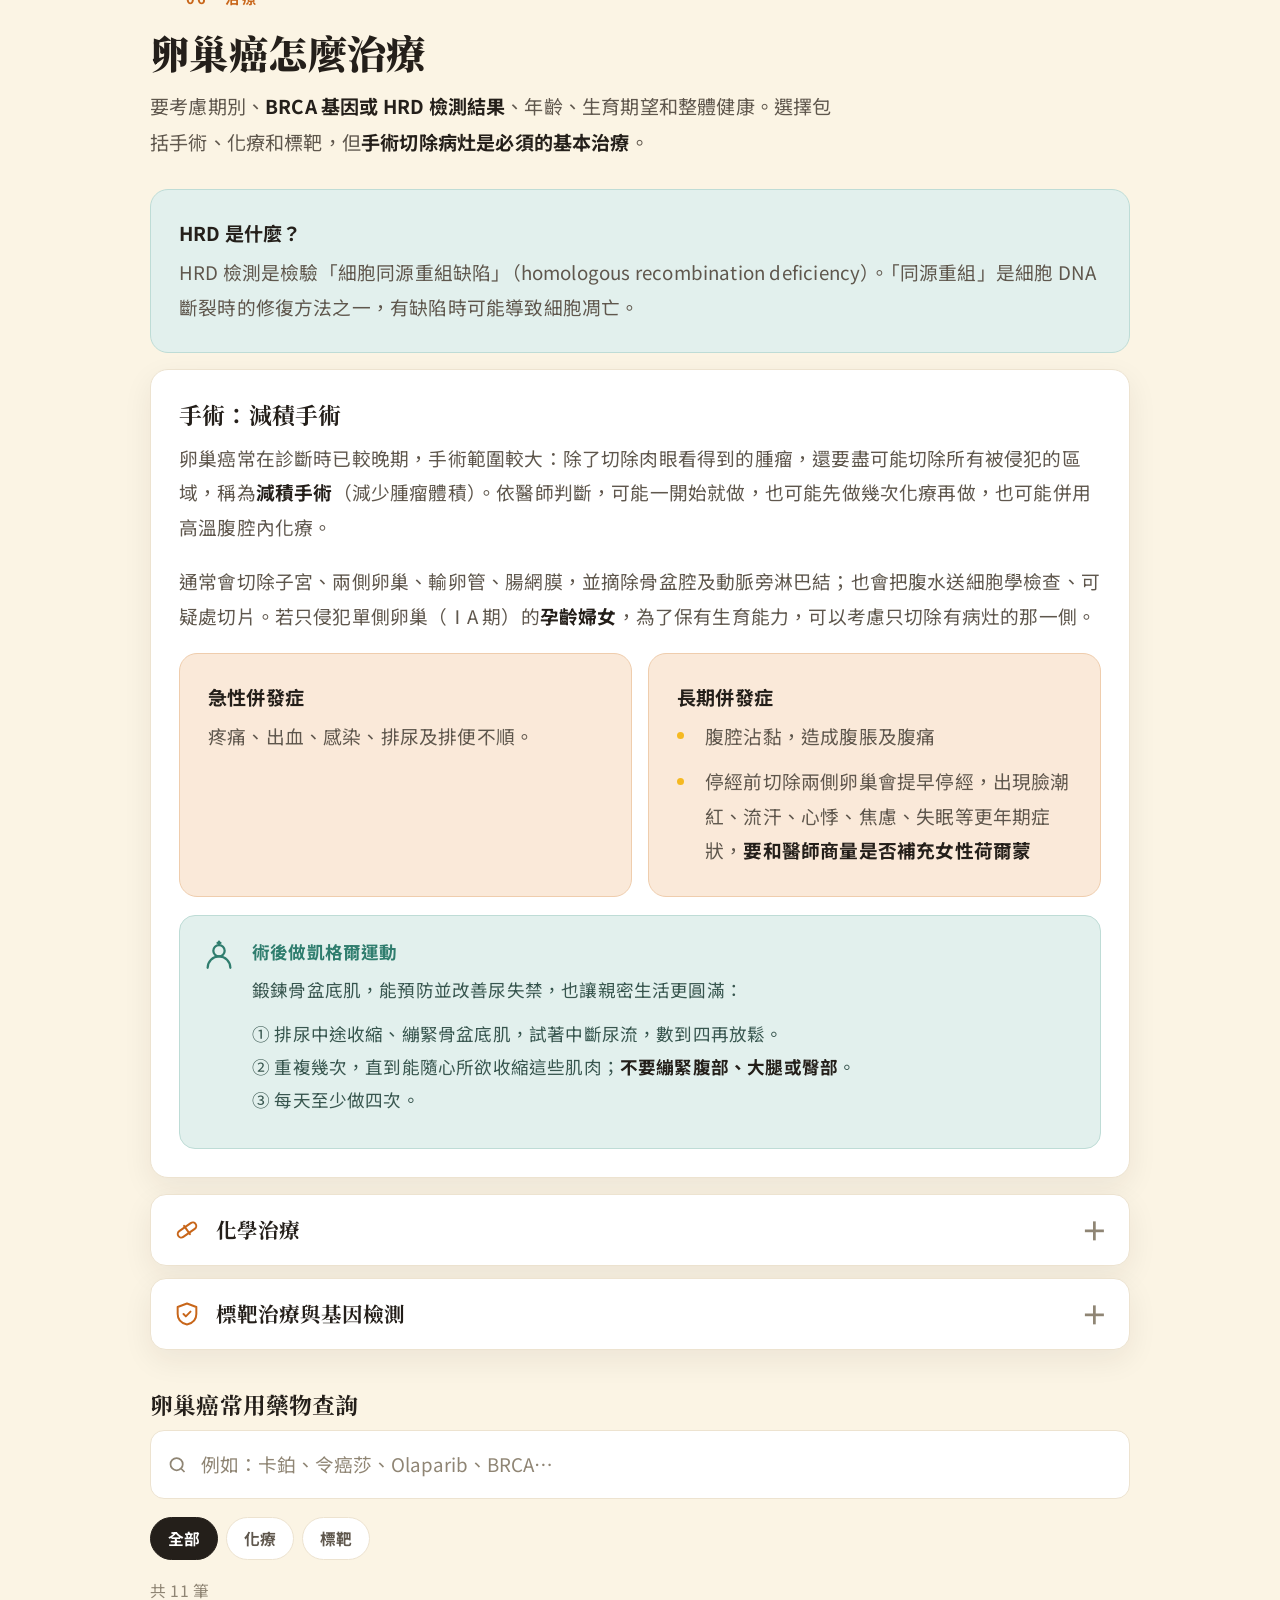
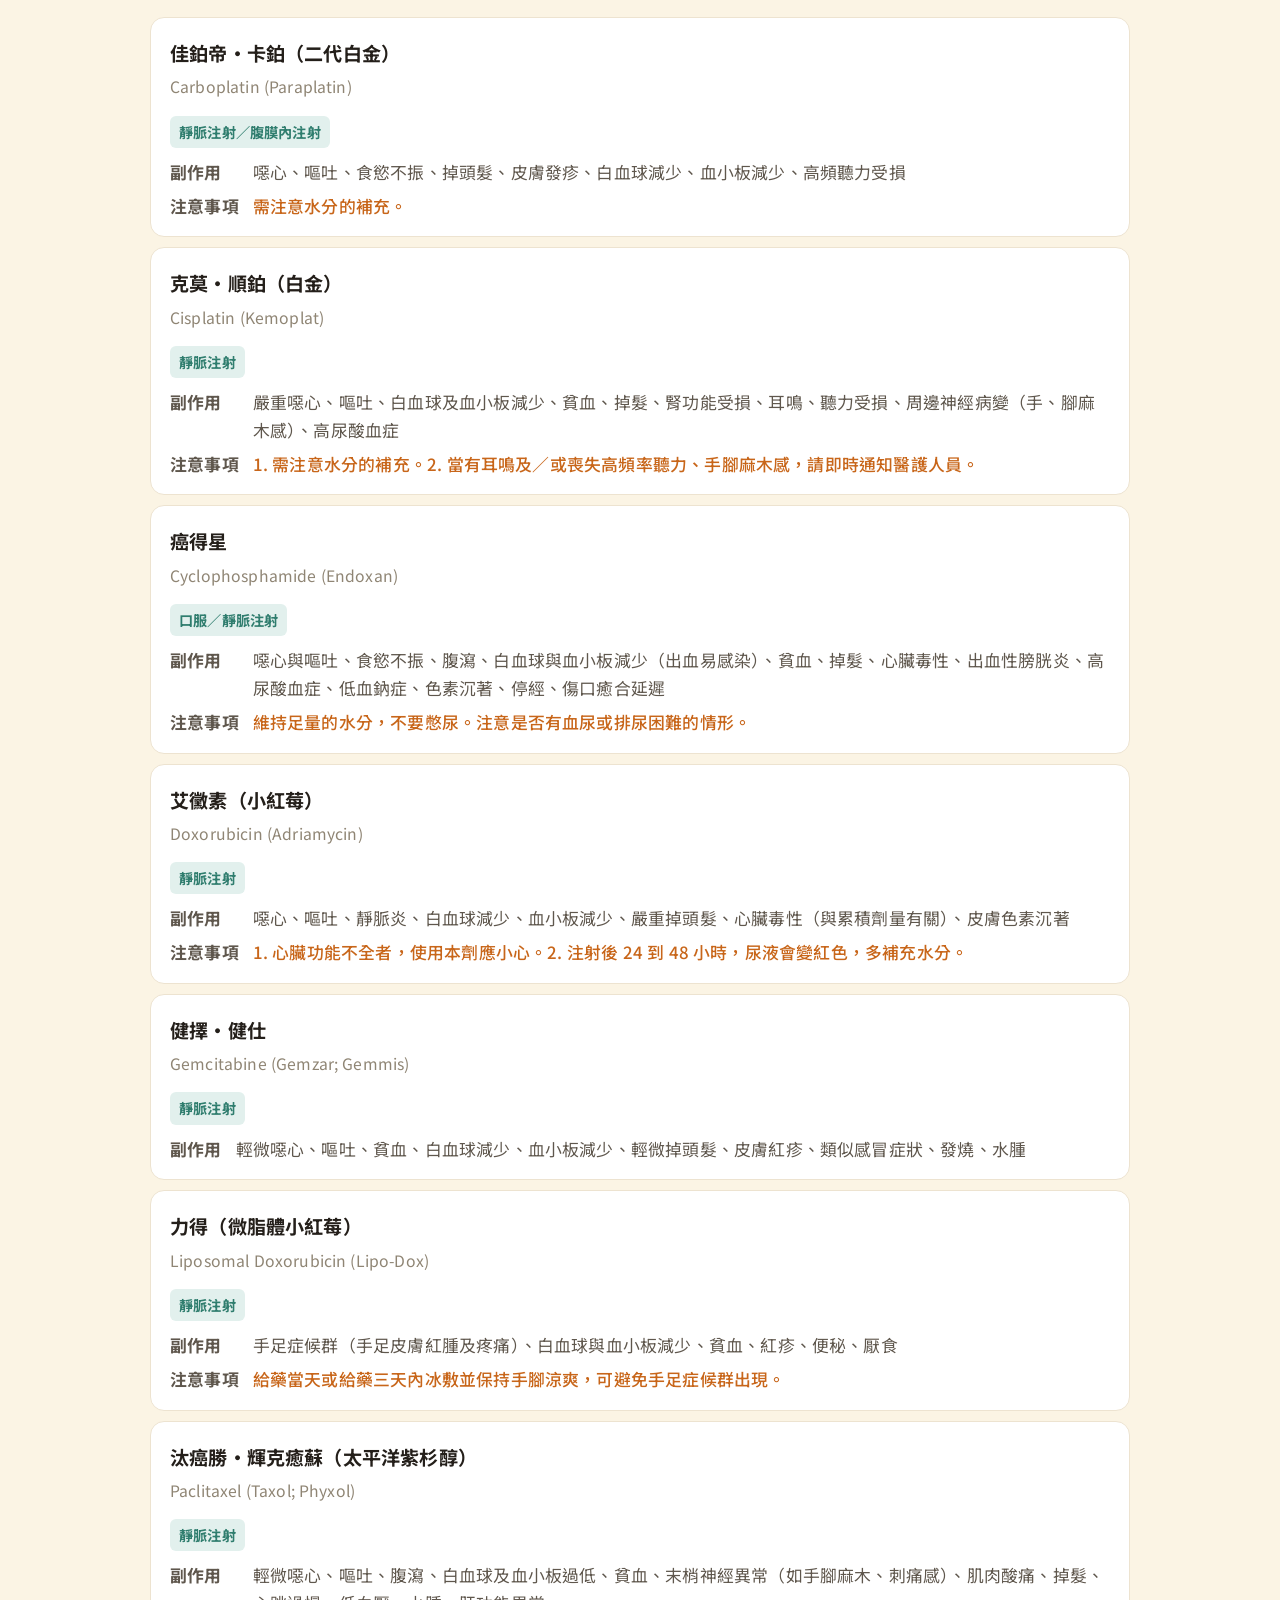
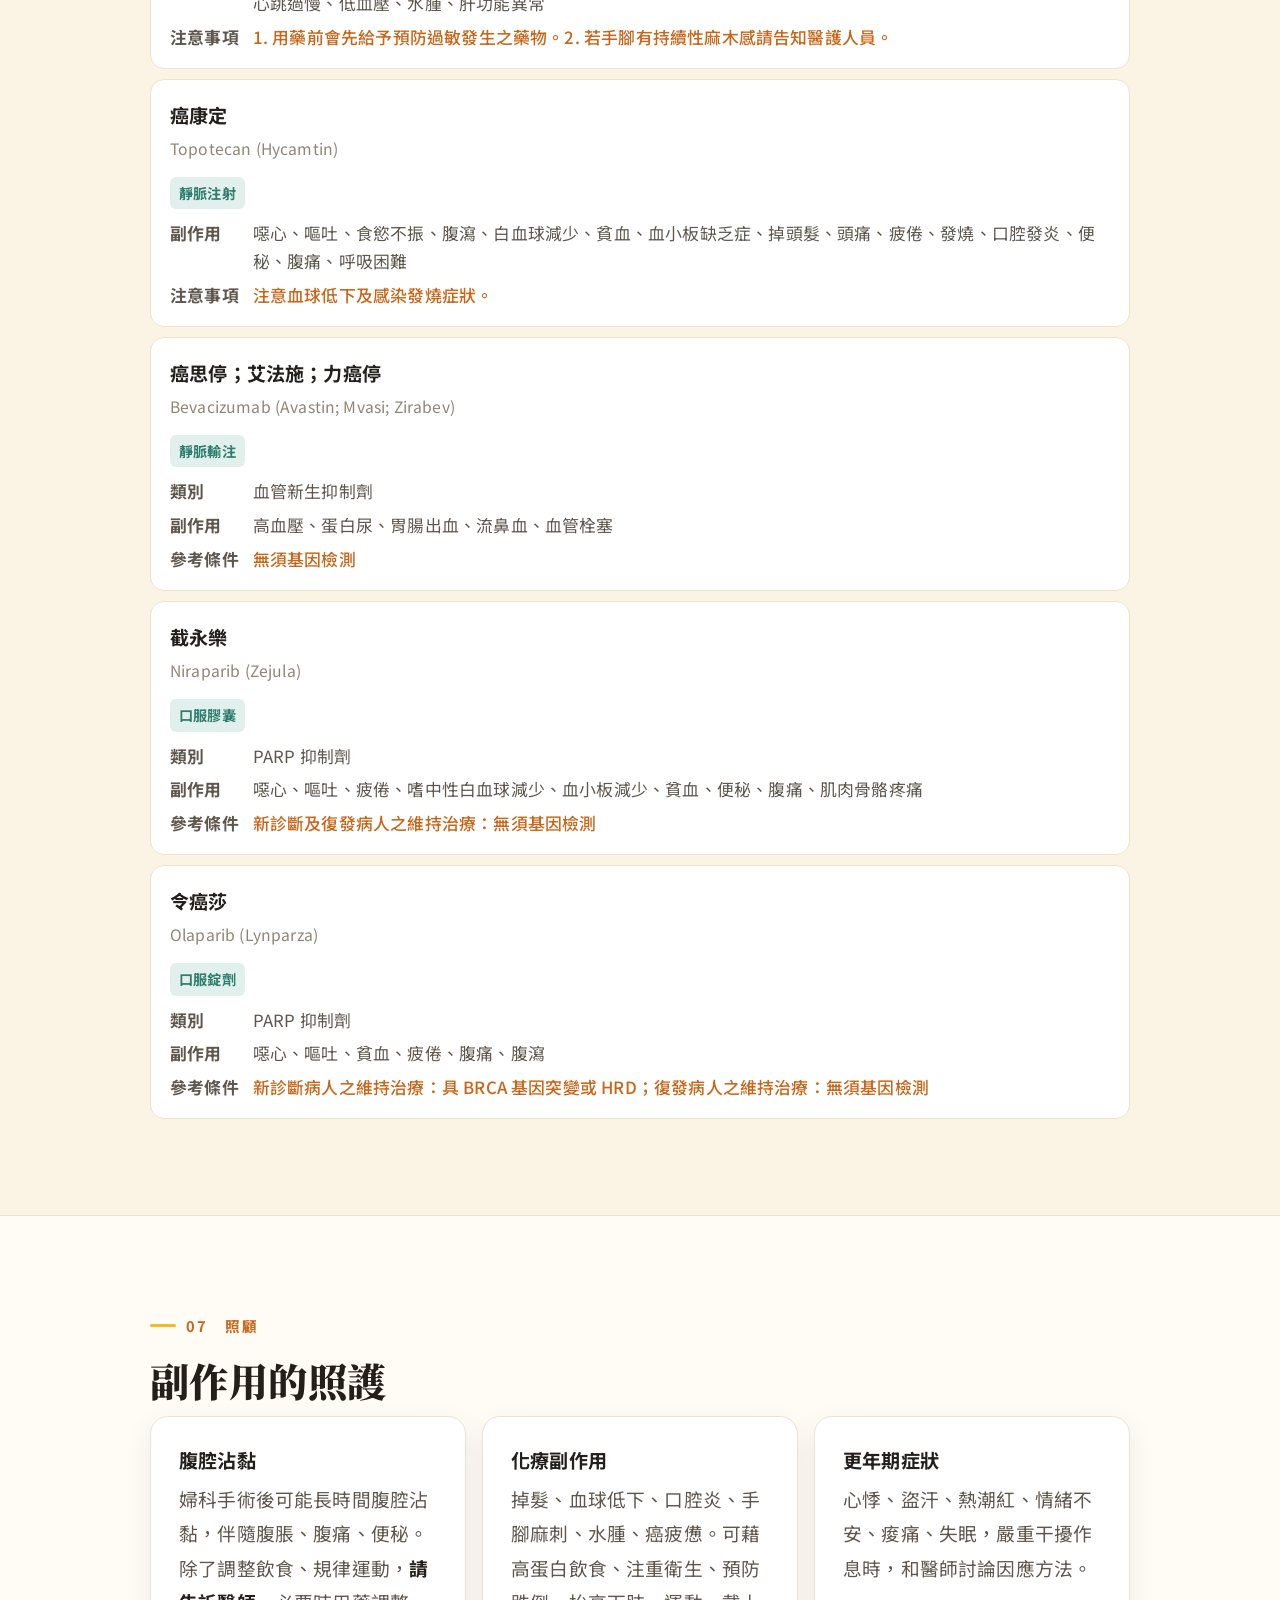
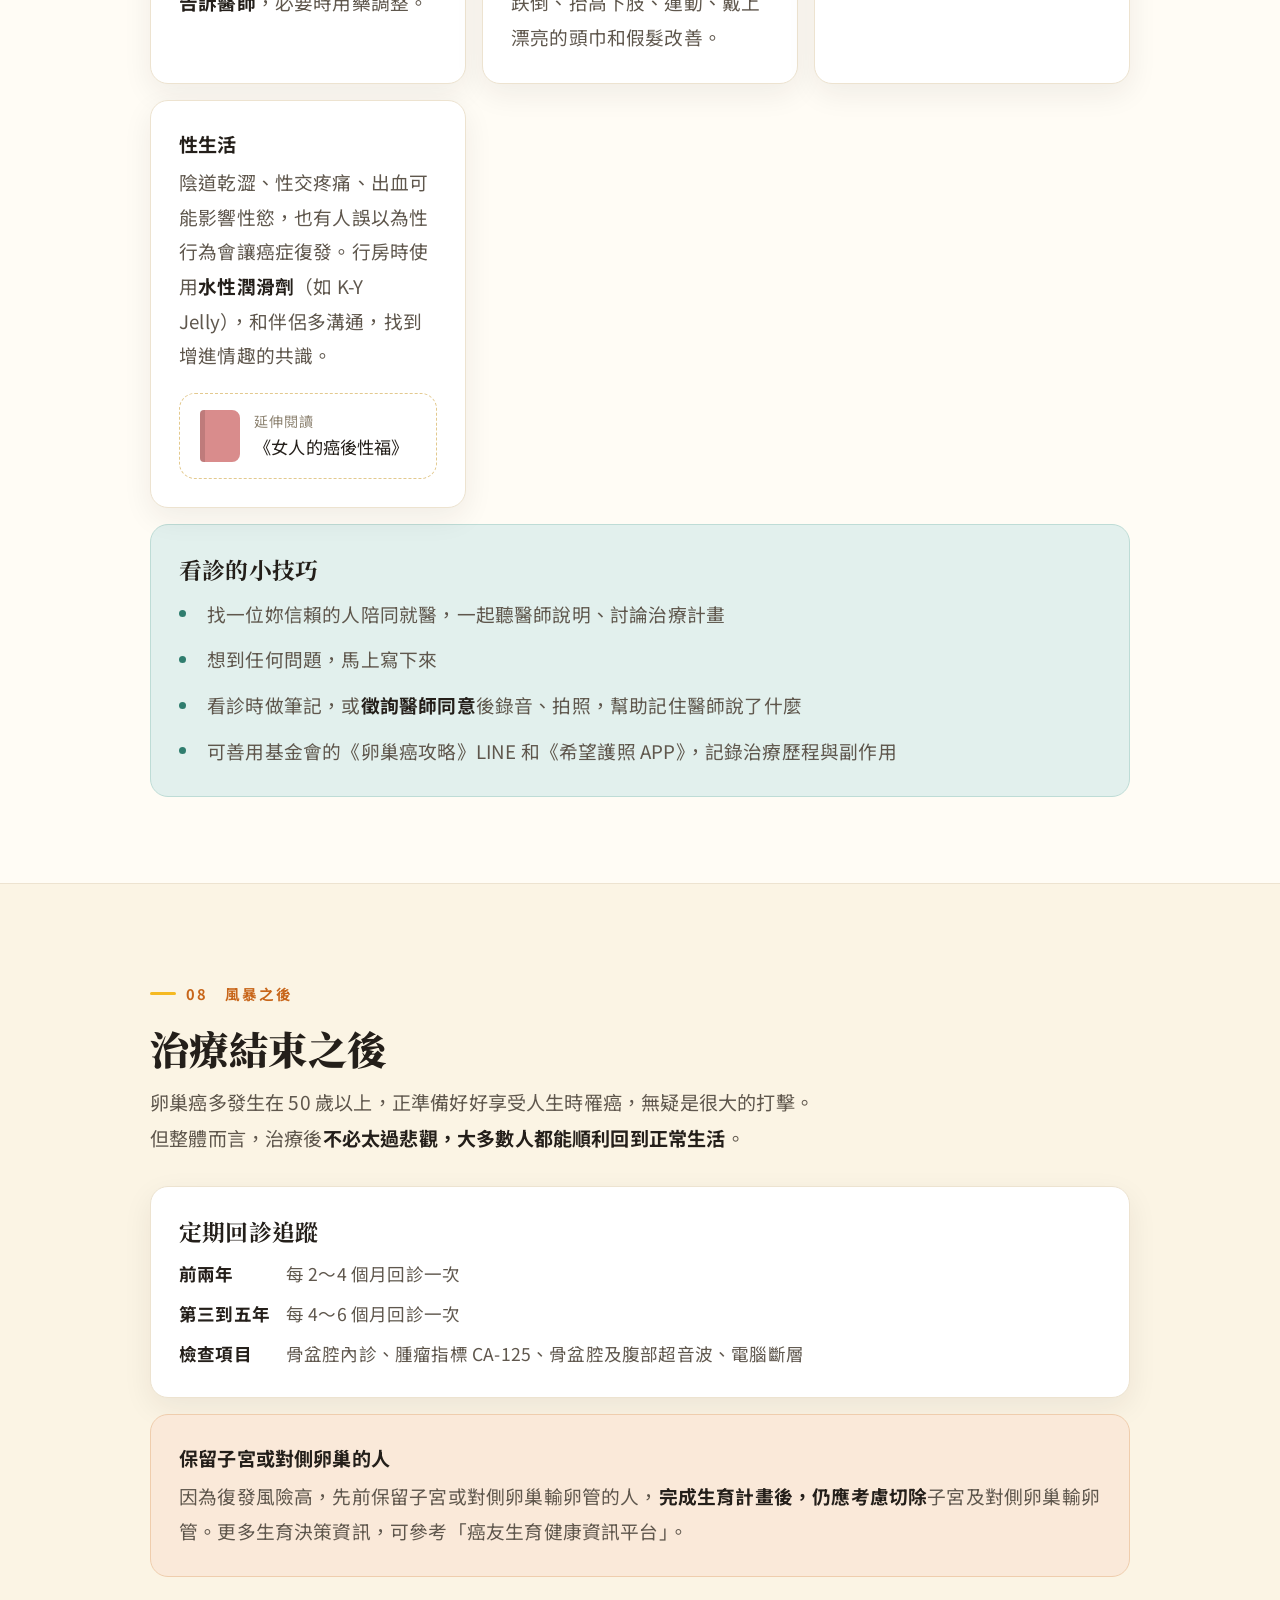
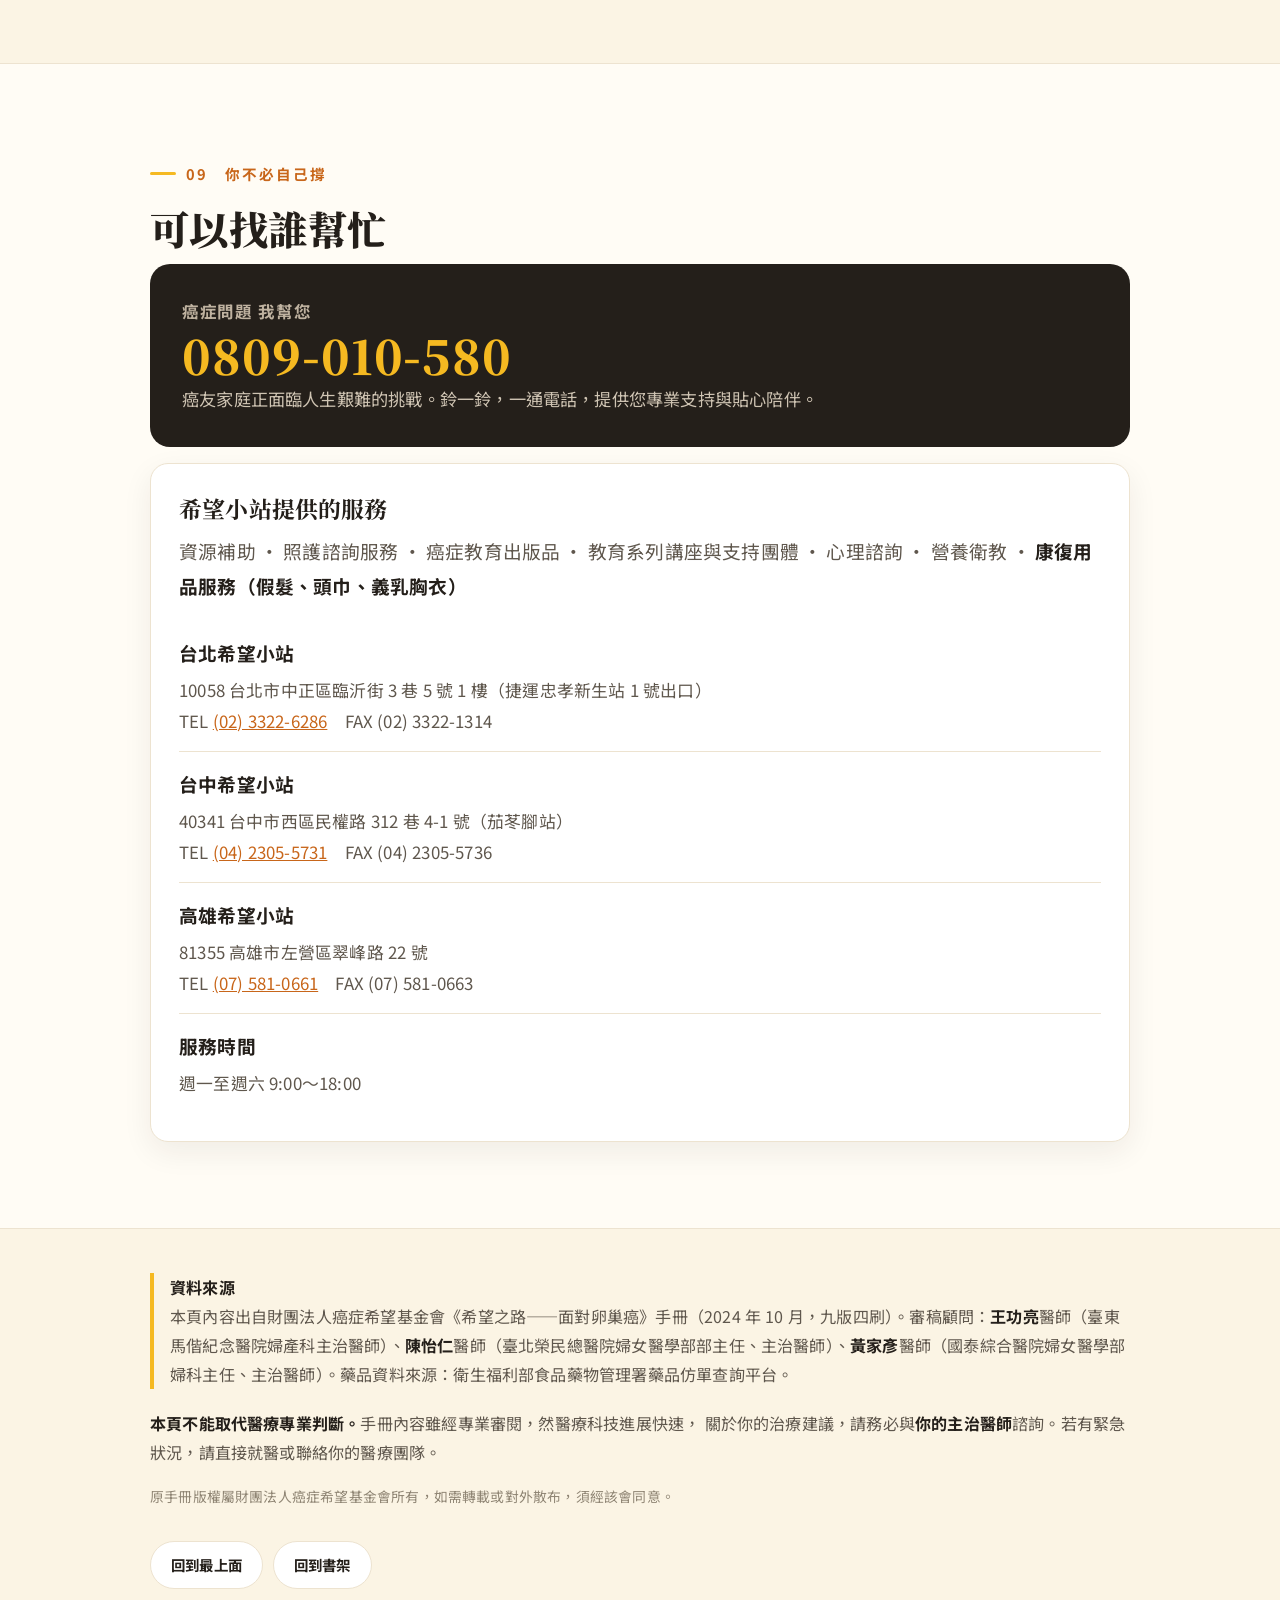
<file: ovarian/index.html>
<!DOCTYPE html>
<html lang="zh-Hant">
<head>
<meta charset="UTF-8">
<meta name="viewport" content="width=device-width, initial-scale=1.0, viewport-fit=cover">
<meta name="theme-color" content="#FFFCF5">
<meta name="format-detection" content="telephone=no">
<title>面對卵巢癌 · 互動衛教手冊</title>
<meta name="description" content="卵巢癌的危險因子、症狀、檢查、分期、手術、化療、標靶與基因檢測、追蹤。改編自癌症希望基金會《希望之路—面對卵巢癌》。">
<link rel="preconnect" href="https://fonts.googleapis.com">
<link rel="preconnect" href="https://fonts.gstatic.com" crossorigin>
<link href="https://fonts.googleapis.com/css2?family=Noto+Serif+TC:wght@600;700;900&family=Noto+Sans+TC:wght@400;500;700;900&display=swap" rel="stylesheet">
<link rel="stylesheet" href="../assets/hope.css?v=20261118">
<style>:root{--accent:#9C7BB0}</style>
<script>try{if(localStorage.getItem('hope-big')==='1')document.documentElement.classList.add('big')}catch(e){}</script>
</head>
<body>

<svg style="display:none" aria-hidden="true">
  <symbol id="i-back" viewBox="0 0 24 24"><path d="M15 5l-7 7 7 7"/></symbol>
  <symbol id="i-alert" viewBox="0 0 24 24"><path d="M12 4l9 16H3l9-16z"/><path d="M12 10v4M12 17.5h.01"/></symbol>
  <symbol id="i-nurse" viewBox="0 0 24 24"><path d="M12 13a4 4 0 100-8 4 4 0 000 8z"/><path d="M4 21a8 8 0 0116 0"/><path d="M12 2.5v2M11 3.5h2"/></symbol>
  <symbol id="i-search" viewBox="0 0 24 24"><circle cx="11" cy="11" r="7"/><path d="M20 20l-4-4"/></symbol>
  <symbol id="i-drop" viewBox="0 0 24 24"><path d="M12 3s6 6.5 6 10.5A6 6 0 016 13.5C6 9.5 12 3 12 3z"/><path d="M9 14a3 3 0 003 3"/></symbol>
  <symbol id="i-shield" viewBox="0 0 24 24"><path d="M12 3l8 3v6c0 5-3.5 8-8 9-4.5-1-8-4-8-9V6l8-3z"/><path d="M9 12l2 2 4-4"/></symbol>
  <symbol id="i-pill" viewBox="0 0 24 24"><rect x="3" y="9" width="18" height="6" rx="3" transform="rotate(-35 12 12)"/><path d="M9.5 8.5l5 7"/></symbol>
  <symbol id="i-scan" viewBox="0 0 24 24"><path d="M4 8V5a1 1 0 011-1h3M16 4h3a1 1 0 011 1v3M20 16v3a1 1 0 01-1 1h-3M8 20H5a1 1 0 01-1-1v-3"/><path d="M8 12h8"/></symbol>
  <symbol id="i-knife" viewBox="0 0 24 24"><path d="M4 20L18 6l2 2L8 20H4z"/><path d="M14 10l2 2"/></symbol>
</svg>

<header class="topbar">
  <div class="topbar-in">
    <a href="../index.html" class="shelf-link" aria-label="回到書架"><svg><use href="#i-back"/></svg><span class="lb">書架</span></a>
    <a href="#top" class="brand">
      <span class="dot"></span>
      <span>面對卵巢癌<small>互動衛教手冊</small></span>
    </a>
    <div class="tb-actions">
      <button class="fs-btn" id="fsBtn" aria-label="切換大字">大字</button>
      <button class="nav-btn" id="tocBtn" aria-label="開啟目錄"><span class="lb">目錄 </span>☰</button>
    </div>
  </div>
</header>

<div class="toc" id="toc">
  <div class="toc-panel">
    <button class="toc-close" id="tocClose" aria-label="關閉目錄">✕</button>
    <h3>目錄</h3>
    <p class="hint">不必從頭看到尾，找你需要的那一段就好。</p>
    <a href="#s1"><i>01</i>卵巢癌小檔案</a>
    <a href="#s2"><i>02</i>為什麼會得</a>
    <a href="#s3"><i>03</i>有什麼症狀</a>
    <a href="#s4"><i>04</i>怎麼確定診斷</a>
    <a href="#s5"><i>05</i>分期</a>
    <a href="#s6"><i>06</i>治療方式與藥物</a>
    <a href="#s7"><i>07</i>副作用的照護</a>
    <a href="#s8"><i>08</i>治療結束之後</a>
    <a href="#s9"><i>09</i>可以找誰幫忙</a>
    <a class="out" href="../index.html">回到書架，看其他手冊</a>
  </div>
</div>

<div id="top"></div>
<section class="hero">
  <div class="wrap">
    <div class="kicker">希望之路　卵巢癌</div>
    <h1>女性的寧靜殺手，<br>靠<em>警覺</em>提早發現</h1>
    <p class="lede">
      卵巢癌初期症狀不明顯，容易和其他毛病混淆，<b>六到七成</b>診斷時已是第三或第四期。
      有下腹部的問題，先想到從婦科找原因；任何不適，就盡速就醫。
    </p>
    <div class="picker">
      <h3>妳想先看哪一段？</h3>
      <p class="why">點一下，直接跳到那一段。</p>
      <div class="sym-grid">
        <button class="sym" data-go="s3">可能有哪些症狀</button>
        <button class="sym" data-go="s4">要做哪些檢查</button>
        <button class="sym" data-go="s5">我是第幾期</button>
        <button class="sym" data-go="s6">手術</button>
        <button class="sym" data-go="a-chemo">化學治療</button>
        <button class="sym" data-go="a-target">標靶與基因檢測</button>
        <button class="sym" data-go="s7">副作用照護</button>
        <button class="sym" data-go="s8">治療後追蹤</button>
      </div>
    </div>
  </div>
</section>

<!-- 01 -->
<section class="band" id="s1">
  <div class="wrap">
    <div class="eyebrow">01　先弄懂它</div>
    <h2>卵巢癌小檔案</h2>
    <div class="grid3">
      <div class="card sun"><h4>常見的婦科惡性腫瘤</h4><p class="soft">占女性生殖器官癌症的四分之一。</p></div>
      <div class="card sun"><h4>女性癌症第七位</h4><p class="soft">民國 110 年初次診斷為卵巢、輸卵管及寬韌帶惡性腫瘤者共 1,793 人，發生年齡中位數 55 歲。</p></div>
      <div class="card bad"><h4>婦癌死亡率第一</h4><p class="soft">症狀不明顯、不易察覺，死亡率是婦科癌症中第一名，號稱女性的「寧靜殺手」。</p></div>
    </div>

    <div class="card mt">
      <h3>卵巢：蘊含生命的果實</h3>
      <p class="soft">卵巢的主要功能是<b>排卵和分泌荷爾蒙</b>。位在骨盆腔、子宮兩側各一個，外型像杏仁，大小會隨月經週期變化。卵巢組織裡有三種細胞：</p>
      <ul class="bul" style="margin-top:10px">
        <li><b>上皮細胞</b>：卵巢本身就由上皮細胞組成</li>
        <li><b>生殖細胞</b>：成熟後成為卵子，每個月由一側卵巢釋出，沿輸卵管進入子宮；沒有受孕就隨經血排出</li>
        <li><b>間質細胞</b>：分泌動情激素和黃體激素，控制乳房發育、體型及體毛等女性特徵。隨年齡增長，荷爾蒙下降、生理期不規則，最後停經；一般在 45～55 歲之間停經，這段不穩定期就是「更年期」</li>
      </ul>
    </div>

    <div class="card mt">
      <h3>治療前，妳應該先知道</h3>
      <div data-checklist="askNote" data-done="都問清楚了。把答案記下來，之後回診都用得上。" style="margin-top:12px">
        <label class="chk"><input type="checkbox"><span>我的<b>醫師、個管師</b>姓名？</span></label>
        <label class="chk"><input type="checkbox"><span>我的病理報告：<b>細胞型態</b>？<b>第幾期</b>？</span></label>
        <label class="chk"><input type="checkbox"><span><b>基因型態</b>：BRCA？HRD？</span></label>
        <label class="chk"><input type="checkbox"><span>我的<b>治療計畫</b>？手術方式？化療？標靶？</span></label>
        <label class="chk"><input type="checkbox"><span>治療的<b>副作用</b>？</span></label>
        <label class="chk"><input type="checkbox"><span><b>治療費用</b>？我的<b>保單</b>內容？</span></label>
      </div>
      <div class="chk-note" id="askNote"></div>
      <p class="faint" style="margin-top:12px">可加入癌症希望基金會「卵巢癌攻略」LINE，幫助治療溝通。</p>
    </div>
  </div>
</section>

<!-- 02 -->
<section class="band tint" id="s2">
  <div class="wrap">
    <div class="eyebrow">02　原因</div>
    <h2>為什麼會得卵巢癌</h2>
    <p class="sub">原因至今不明，但這些危險因子被認為可能相關：</p>
    <div class="grid2">
      <div class="card"><h4>排卵</h4><p class="soft">排卵會讓卵巢上皮反覆受傷、修復，使細胞增生；持續排卵也讓性腺激素維持在高濃度。所以<b>未曾懷孕、生育子女少</b>的人機率較高。懷孕、餵母乳、吃避孕藥期間卵巢會暫停排卵，能降低風險。</p></div>
      <div class="card"><h4>基因異常</h4><p class="soft">約 <b>20%</b> 的病人可能有遺傳性或自體細胞的乳癌（BRCA）基因缺陷。BRCA1、BRCA2 平常負責修復壞掉的細胞，一旦突變，細胞就會失控癌化，已知和乳癌、卵巢癌、攝護腺癌、胰臟癌有關。</p></div>
      <div class="card"><h4>家族病史</h4><p class="soft">一等親（如母親、女兒）或姊妹中有人得卵巢癌，罹患機率約增加 <b>50%</b>。</p></div>
      <div class="card"><h4>滑石粉</h4><p class="soft">工業的物理性或化學性產物可能是重要因素，例如石棉塵及滑石粉（嬰兒爽身粉主要成分），可能經陰道逆行到卵巢，讓腹腔及骨盆腔長期暴露在致癌物中。</p></div>
      <div class="card"><h4>飲食</h4><p class="soft">體型肥胖，或喜歡吃高脂肪、低纖維食物的人，機率也會增加。</p></div>
      <div class="card"><h4>年齡</h4><p class="soft">大多數病人超過 50 歲，超過 60 歲機會更大為提高。</p></div>
    </div>
  </div>
</section>

<!-- 03 -->
<section class="band" id="s3">
  <div class="wrap">
    <div class="eyebrow">03　警訊</div>
    <h2>卵巢癌有什麼症狀</h2>
    <p class="sub">初期通常沒有明顯症狀，或容易和其他毛病混淆。可能出現：</p>
    <div class="mini">
      <div><b>消化不良、胃食道逆流</b></div>
      <div><b>經常腹脹、打嗝</b></div>
      <div><b>頻尿、漏尿</b></div>
      <div><b>排便習慣改變</b></div>
      <div><b>骨盆疼痛、下腹痛</b></div>
      <div><b>性交疼痛</b></div>
    </div>
    <p class="soft" style="margin-top:18px">等腫瘤大到牽扯腹膜或已轉移腹腔，才會有明顯症狀，甚至腹水、呼吸困難、疼痛、出血、嘔吐而無法進食。</p>
    <div class="nurse">
      <svg><use href="#i-nurse"/></svg>
      <div>
        <div class="t">提高警覺，才能早期發現</div>
        <p>有下腹部問題，先考慮從婦科找原因，<b>高危險群更要注意</b>，有任何不適就盡速就醫。美國婦產科醫學會建議婦女<b>每年做一次骨盆腔檢查</b>。</p>
      </div>
    </div>
  </div>
</section>

<!-- 04 -->
<section class="band tint" id="s4">
  <div class="wrap">
    <div class="eyebrow">04　診斷</div>
    <h2>怎麼確定是不是卵巢癌</h2>
    <p class="sub">卵巢癌沒有容易辨別的症狀，早期診斷不容易，<b>最重要的還是自己的警覺</b>，及時就醫檢查。</p>
    <div class="acc" id="s4-1"><button class="acc-h"><svg class="ic"><use href="#i-scan"/></svg>骨盆腔檢查<span class="cv">＋</span></button>
      <div class="acc-b"><p class="soft">醫師以觸診檢查陰道、直腸或下腹部，判斷腫瘤的大小形狀、軟硬程度和周邊組織附著程度。</p></div></div>
    <div class="acc" id="s4-2"><button class="acc-h"><svg class="ic"><use href="#i-scan"/></svg>超音波檢查<span class="cv">＋</span></button>
      <div class="acc-b"><ul class="bul">
        <li><b>陰道超音波</b>：探頭放入陰道，近距離掃描子宮、卵巢大小、腫瘤質地、子宮內膜厚度</li>
        <li><b>彩色杜普勒超音波</b>：偵測腫瘤的血流阻力指數（RI），指數偏低時，罹患卵巢癌的機率偏高</li></ul></div></div>
    <div class="acc" id="s4-3"><button class="acc-h"><svg class="ic"><use href="#i-scan"/></svg>胸部 X 光<span class="cv">＋</span></button>
      <div class="acc-b"><p class="soft">檢查肺部有沒有轉移。</p></div></div>
    <div class="acc" id="s4-4"><button class="acc-h"><svg class="ic"><use href="#i-knife"/></svg>手術　唯一能確診的方式<span class="cv">＋</span></button>
      <div class="acc-b"><p class="soft">醫師在手術中先取部分卵巢腫瘤做冷凍切片，確認是癌症後，再進行適當的手術治療。</p></div></div>
    <div class="acc" id="s4-5"><button class="acc-h"><svg class="ic"><use href="#i-drop"/></svg>腫瘤指標 CA-125<span class="cv">＋</span></button>
      <div class="acc-b"><p class="soft">約 83% 的卵巢上皮癌病人 CA-125 會升高；但胰臟癌、大腸癌、子宮內膜異位症及骨盆腔發炎也可能讓它上升，所以<b>只能當參考</b>。</p></div></div>
    <div class="acc" id="s4-6"><button class="acc-h"><svg class="ic"><use href="#i-scan"/></svg>電腦斷層<span class="cv">＋</span></button>
      <div class="acc-b"><p class="soft">確定腫瘤大小、範圍、有無腹水，並清楚顯示腫瘤和周遭淋巴結的關係。</p></div></div>
    <div class="acc" id="s4-7"><button class="acc-h"><svg class="ic"><use href="#i-scan"/></svg>腸胃道 X 光、胃鏡、大腸鏡<span class="cv">＋</span></button>
      <div class="acc-b"><p class="soft">看腸胃道有沒有被壓迫而阻塞，也分辨是原發性卵巢癌，還是胃癌、大腸癌等轉移到卵巢。</p></div></div>

    <div class="card mt">
      <h3>卵巢癌有哪幾種</h3>
      <p class="soft">初經之後任何年齡都可能發生。少數源自<b>生殖細胞</b>，以 20 歲以下居多，只要切除病灶加上適當化療就可能治癒；大多數源自<b>上皮細胞</b>，通常發生在 40 歲以上，也是本頁主要說明的內容。</p>
      <div class="grid2 mt">
        <div class="card warn" style="box-shadow:none"><h4>上皮細胞（高惡性）　85%</h4><ul class="bul" style="margin-top:8px">
          <li>漿液腺癌：最多</li><li>亮細胞腺癌、類子宮內膜腺癌：可能與子宮內膜異位症相關</li><li>黏液腺癌</li><li>未分化癌</li></ul></div>
        <div class="card" style="box-shadow:none"><h4>其他細胞　15%</h4><ul class="bul" style="margin-top:8px">
          <li>生殖細胞瘤：如惡性畸胎瘤、絨毛膜癌</li><li>性腺基質瘤</li><li>肉瘤</li></ul></div>
      </div>
    </div>
  </div>
</section>

<!-- 05 -->
<section class="band" id="s5">
  <div class="wrap">
    <div class="eyebrow">05　分期</div>
    <h2>我是第幾期</h2>
    <p class="sub">依國際婦產科聯盟（FIGO）建議，分為四期。</p>
    <div class="card seg-group">
      <div class="seg" role="tablist">
        <button data-seg="o1" class="on">第Ⅰ期</button>
        <button data-seg="o2">第Ⅱ期</button>
        <button data-seg="o3">第Ⅲ期</button>
        <button data-seg="o4">第Ⅳ期</button>
      </div>
      <div class="seg-pane" data-seg="o1" id="s5-1"><h3>腫瘤侷限在卵巢</h3><ul class="bul">
        <li><b>A</b>：只侷限於單側卵巢</li><li><b>B</b>：侵犯雙側卵巢</li>
        <li><b>C</b>：侷限在卵巢，但已有惡性腹水或腫瘤已破裂——C1 腹腔或骨盆腔輕微轉移、手術中腫瘤破裂；C2 手術前腫瘤已破裂或腫瘤在卵巢表面；C3 腹水中已有癌細胞</li></ul></div>
      <div class="seg-pane" data-seg="o2" id="s5-2"><h3>腫瘤已侵犯到骨盆腔組織</h3><ul class="bul">
        <li><b>A</b>：已侵犯到子宮或輸卵管</li><li><b>B</b>：已侵犯到其他骨盆腔組織，如膀胱、結腸、直腸的表面</li></ul></div>
      <div class="seg-pane" data-seg="o3" id="s5-3"><h3>腫瘤已侵犯到腹腔內或後腹腔淋巴結</h3><ul class="bul">
        <li><b>A</b>：擴散到腹腔內，但只在顯微鏡下才看得出——A1 僅後腹腔淋巴結轉移；A2 顯微鏡下腫瘤已侵襲腹腔</li>
        <li><b>B</b>：腹腔內腫瘤最大徑 ≦ 2cm</li><li><b>C</b>：腹腔內腫瘤最大徑 ＞ 2cm</li></ul></div>
      <div class="seg-pane" data-seg="o4" id="s5-4"><h3>已擴散、轉移到遠處</h3><ul class="bul">
        <li><b>A</b>：惡性肋膜積水</li><li><b>B</b>：轉移至肝、脾、肺、腹腔外器官（包含腹股溝淋巴結或腹腔以外的淋巴結）</li></ul></div>
    </div>
  </div>
</section>

<!-- 06 -->
<section class="band tint" id="s6">
  <div class="wrap">
    <div class="eyebrow">06　治療</div>
    <h2>卵巢癌怎麼治療</h2>
    <p class="sub">要考慮期別、<b>BRCA 基因或 HRD 檢測結果</b>、年齡、生育期望和整體健康。選擇包括手術、化療和標靶，但<b>手術切除病灶是必須的基本治療</b>。</p>
    <div class="card calm">
      <h4>HRD 是什麼？</h4>
      <p class="soft">HRD 檢測是檢驗「細胞同源重組缺陷」（homologous recombination deficiency）。「同源重組」是細胞 DNA 斷裂時的修復方法之一，有缺陷時可能導致細胞凋亡。</p>
    </div>

    <div class="card mt">
      <h3>手術：減積手術</h3>
      <p class="soft">卵巢癌常在診斷時已較晚期，手術範圍較大：除了切除肉眼看得到的腫瘤，還要盡可能切除所有被侵犯的區域，稱為<b>減積手術</b>（減少腫瘤體積）。依醫師判斷，可能一開始就做，也可能先做幾次化療再做，也可能併用高溫腹腔內化療。</p>
      <p class="soft">通常會切除子宮、兩側卵巢、輸卵管、腸網膜，並摘除骨盆腔及動脈旁淋巴結；也會把腹水送細胞學檢查、可疑處切片。若只侵犯單側卵巢（ⅠA 期）的<b>孕齡婦女</b>，為了保有生育能力，可以考慮只切除有病灶的那一側。</p>
      <div class="grid2 mt">
        <div class="card warn" style="box-shadow:none"><h4>急性併發症</h4><p class="soft">疼痛、出血、感染、排尿及排便不順。</p></div>
        <div class="card warn" style="box-shadow:none"><h4>長期併發症</h4><ul class="bul" style="margin-top:6px">
          <li>腹腔沾黏，造成腹脹及腹痛</li>
          <li>停經前切除兩側卵巢會提早停經，出現臉潮紅、流汗、心悸、焦慮、失眠等更年期症狀，<b>要和醫師商量是否補充女性荷爾蒙</b></li></ul></div>
      </div>
      <div class="nurse">
        <svg><use href="#i-nurse"/></svg>
        <div>
          <div class="t">術後做凱格爾運動</div>
          <p>鍛鍊骨盆底肌，能預防並改善尿失禁，也讓親密生活更圓滿：</p>
          <p>① 排尿中途收縮、繃緊骨盆底肌，試著中斷尿流，數到四再放鬆。<br>② 重複幾次，直到能隨心所欲收縮這些肌肉；<b>不要繃緊腹部、大腿或臀部</b>。<br>③ 每天至少做四次。</p>
        </div>
      </div>
    </div>

    <div class="acc mt" id="a-chemo">
      <button class="acc-h"><svg class="ic"><use href="#i-pill"/></svg>化學治療<span class="cv">＋</span></button>
      <div class="acc-b">
        <ul class="bul">
          <li><b>第一期</b>：依腫瘤細胞型態、惡性度、大小與侵犯程度，權衡好處和副作用風險，再決定是否術後化療</li>
          <li><b>第二、三、四期</b>：化療可在減積手術前或後輔助，縮小腫瘤或預防復發。常用組合為卡鉑（Carboplatin）、太平洋紫杉醇（Paclitaxel）、癌德星（Cyclophosphamide），也可能同時合併血管新生抑制劑 Bevacizumab 增加療效。<b>對鉑金化療有反應</b>（腫瘤縮小）的人，可依 BRCA、HRD 結果選擇「維持性標靶」治療</li>
          <li><b>復發轉移</b>：除了考慮第二次減積手術，還要用化療和標靶控制。二線化療可考慮微脂體小紅莓（Lipodox）、癌康定（Topotecan）及健擇（Gemcitabine）等</li>
        </ul>
        <p class="soft" style="margin-top:12px">給藥以<b>靜脈注射</b>或<b>腹膜腔注射</b>為主：靜脈注射讓藥物到全身；腹腔內化療適用於術後殘留腫瘤小於 1cm 的情況。另有「手術中溫熱灌注化療（HIPEC）」，可和醫師討論是否適合。</p>
        <p class="soft">治療期間會有許多不適，但了解每種藥對身體的影響，就知道怎麼面對。<b>化療停止後，絕大多數副作用都會慢慢消失。</b></p>
        <a class="xlink" href="../chemo/index.html" style="--accent-x:#F5B921"><span class="bk"></span><span class="tx"><small>化療副作用的完整照顧</small>《面對化學治療》</span></a>
      </div>
    </div>

    <div class="acc" id="a-target">
      <button class="acc-h"><svg class="ic"><use href="#i-shield"/></svg>標靶治療與基因檢測<span class="cv">＋</span></button>
      <div class="acc-b">
        <p class="soft">標靶治療鎖定癌細胞的特殊構造，用專一的藥物切斷腫瘤生長訊號、阻止腫瘤血管生成。</p>
        <p class="soft">是否有 <b>BRCA 基因突變或 HRD</b> 會影響治療安排，<b>建議初診斷時就做基因檢測</b>，獲得精準的個人化治療：</p>
        <div class="flow" style="margin:12px 0"><span>卵巢癌手術</span><i>→</i><span>基因檢測</span><i>→</i><span>化療 ± 血管新生抑制劑</span><i>→</i><span>對治療有反應</span><i>→</i><span>維持性標靶：血管新生抑制劑或 PARP 抑制劑</span></div>
        <div class="card calm" style="box-shadow:none">
          <h4>PARP 抑制劑怎麼作用</h4>
          <p class="soft">PARP（Poly ADP-ribose polymerase）是負責修復斷裂 DNA 的酵素。有 BRCA 突變或 HRD 陽性的人，PARP 被抑制後，癌細胞就無法修復、進而凋亡。</p>
        </div>
        <a class="xlink" href="../targeted/index.html" style="--accent-x:#2F7D6E"><span class="bk"></span><span class="tx"><small>標靶副作用的照顧</small>《面對標靶治療》</span></a>
      </div>
    </div>

    <h3 class="mt2">卵巢癌常用藥物查詢</h3>
    <div class="search-box">
      <svg><use href="#i-search"/></svg>
      <input type="search" id="drugQ" placeholder="例如：卡鉑、令癌莎、Olaparib、BRCA…" autocomplete="off">
    </div>
    <div class="drug-tabs">
      <button class="on" data-cat="all">全部</button>
      <button data-cat="chemo">化療</button>
      <button data-cat="target">標靶</button>
    </div>
    <div class="drug-count" id="drugCount"></div>
    <div id="drugList"></div>
  </div>
</section>

<!-- 07 -->
<section class="band" id="s7">
  <div class="wrap">
    <div class="eyebrow">07　照顧</div>
    <h2>副作用的照護</h2>
    <div class="grid2">
      <div class="card"><h4>腹腔沾黏</h4><p class="soft">婦科手術後可能長時間腹腔沾黏，伴隨腹脹、腹痛、便秘。除了調整飲食、規律運動，<b>請告訴醫師</b>，必要時用藥調整。</p></div>
      <div class="card"><h4>化療副作用</h4><p class="soft">掉髮、血球低下、口腔炎、手腳麻刺、水腫、癌疲憊。可藉高蛋白飲食、注重衛生、預防跌倒、抬高下肢、運動、戴上漂亮的頭巾和假髮改善。</p></div>
      <div class="card"><h4>更年期症狀</h4><p class="soft">心悸、盜汗、熱潮紅、情緒不安、痠痛、失眠，嚴重干擾作息時，和醫師討論因應方法。</p></div>
      <div class="card"><h4>性生活</h4><p class="soft">陰道乾澀、性交疼痛、出血可能影響性慾，也有人誤以為性行為會讓癌症復發。行房時使用<b>水性潤滑劑</b>（如 K-Y Jelly），和伴侶多溝通，找到增進情趣的共識。</p>
        <a class="xlink" href="../intimacy/index.html" style="--accent-x:#D98C8C"><span class="bk"></span><span class="tx"><small>延伸閱讀</small>《女人的癌後性福》</span></a></div>
    </div>
    <div class="card calm mt">
      <h3>看診的小技巧</h3>
      <ul class="bul g" style="margin-top:10px">
        <li>找一位妳信賴的人陪同就醫，一起聽醫師說明、討論治療計畫</li>
        <li>想到任何問題，馬上寫下來</li>
        <li>看診時做筆記，或<b>徵詢醫師同意</b>後錄音、拍照，幫助記住醫師說了什麼</li>
        <li>可善用基金會的《卵巢癌攻略》LINE 和《希望護照 APP》，記錄治療歷程與副作用</li>
      </ul>
    </div>
  </div>
</section>

<!-- 08 -->
<section class="band tint" id="s8">
  <div class="wrap">
    <div class="eyebrow">08　風暴之後</div>
    <h2>治療結束之後</h2>
    <p class="sub">卵巢癌多發生在 50 歲以上，正準備好好享受人生時罹癌，無疑是很大的打擊。但整體而言，治療後<b>不必太過悲觀，大多數人都能順利回到正常生活</b>。</p>
    <div class="card">
      <h3>定期回診追蹤</h3>
      <dl class="spec" style="margin-top:10px">
        <dt>前兩年</dt><dd>每 2～4 個月回診一次</dd>
        <dt>第三到五年</dt><dd>每 4～6 個月回診一次</dd>
        <dt>檢查項目</dt><dd>骨盆腔內診、腫瘤指標 CA-125、骨盆腔及腹部超音波、電腦斷層</dd>
      </dl>
    </div>
    <div class="card warn mt">
      <h4>保留子宮或對側卵巢的人</h4>
      <p class="soft">因為復發風險高，先前保留子宮或對側卵巢輸卵管的人，<b>完成生育計畫後，仍應考慮切除</b>子宮及對側卵巢輸卵管。更多生育決策資訊，可參考「癌友生育健康資訊平台」。</p>
    </div>
  </div>
</section>


<section class="band" id="s9">
  <div class="wrap">
    <div class="eyebrow">09　你不必自己撐</div>
    <h2>可以找誰幫忙</h2>
    <div class="hot">
      <div>
        <div class="lab">癌症問題 我幫您</div>
        <a class="num" href="tel:0809010580">0809-010-580</a>
        <p>癌友家庭正面臨人生艱難的挑戰。鈴一鈴，一通電話，提供您專業支持與貼心陪伴。</p>
      </div>
    </div>
    <div class="card mt">
      <h3>希望小站提供的服務</h3>
      <p class="soft" style="margin-bottom:14px">資源補助 · 照護諮詢服務 · 癌症教育出版品 · 教育系列講座與支持團體 · 心理諮詢 · 營養衛教 · <b>康復用品服務（假髮、頭巾、義乳胸衣）</b></p>
      <div class="stations">
        <div class="station"><div class="c">台北希望小站</div>
          <div class="d">10058 台北市中正區臨沂街 3 巷 5 號 1 樓（捷運忠孝新生站 1 號出口）<br>
          TEL <a href="tel:0233226286">(02) 3322-6286</a>　FAX (02) 3322-1314</div></div>
        <div class="station"><div class="c">台中希望小站</div>
          <div class="d">40341 台中市西區民權路 312 巷 4-1 號（茄苳腳站）<br>
          TEL <a href="tel:0423055731">(04) 2305-5731</a>　FAX (04) 2305-5736</div></div>
        <div class="station"><div class="c">高雄希望小站</div>
          <div class="d">81355 高雄市左營區翠峰路 22 號<br>
          TEL <a href="tel:075810661">(07) 581-0661</a>　FAX (07) 581-0663</div></div>
        <div class="station"><div class="c">服務時間</div><div class="d">週一至週六 9:00～18:00</div></div>
      </div>
    </div>
    
  </div>
</section>

<button class="sos-fab" id="sosBtn"><svg><use href="#i-alert"/></svg>何時找醫護</button>
<div class="sos-modal" id="sosModal" role="dialog" aria-modal="true" aria-label="何時找醫護">
  <div class="sos-panel">
    <h3>這些情況，<br>請告訴醫護人員</h3>
    <p class="soft" style="font-size:.94em">本手冊提到需要通知醫護或醫師的情況：</p>
    <ul class="sos-list">
      <li><span class="mk">1</span><div>使用 Cisplatin 後<b>耳鳴</b>、聽不清楚高頻聲音、手腳麻木——即時通知</div></li>
      <li><span class="mk">2</span><div>使用 Paclitaxel 後手腳<b>持續麻木</b></div></li>
      <li><span class="mk">3</span><div>化療期間<b>發燒、感染</b>症狀</div></li>
      <li><span class="mk">4</span><div>使用癌得星後<b>血尿或排尿困難</b></div></li>
      <li><span class="mk">5</span><div>手術後長期<b>腹脹、腹痛、便秘</b></div></li>
    </ul>
    <p class="soft" style="font-size:.92em">化療期間的發燒等緊急狀況，請看化療手冊的<a href="../chemo/index.html" style="color:var(--orange);font-weight:700">立刻就醫指標</a>。</p>
    <button class="sos-close" id="sosClose">我知道了</button>
  </div>
</div>

<footer>
  <div class="wrap">
    <div class="src">
      <b>資料來源</b><br>
      本頁內容出自財團法人癌症希望基金會《希望之路——面對卵巢癌》手冊（2024 年 10 月，九版四刷）。審稿顧問：<b>王功亮</b>醫師（臺東馬偕紀念醫院婦產科主治醫師）、<b>陳怡仁</b>醫師（臺北榮民總醫院婦女醫學部部主任、主治醫師）、<b>黃家彥</b>醫師（國泰綜合醫院婦女醫學部婦科主任、主治醫師）。藥品資料來源：衛生福利部食品藥物管理署藥品仿單查詢平台。
    </div>
    <p>
      <b>本頁不能取代醫療專業判斷。</b>手冊內容雖經專業審閱，然醫療科技進展快速，
      關於你的治療建議，請務必與<b>你的主治醫師</b>諮詢。若有緊急狀況，請直接就醫或聯絡你的醫療團隊。
    </p>
    <p class="faint">原手冊版權屬財團法人癌症希望基金會所有，如需轉載或對外散布，須經該會同意。</p>
    <a class="totop" href="#top">回到最上面</a><a class="totop" href="../index.html">回到書架</a>
  </div>
</footer>
<script>window.DRUGS=[{"n": "佳鉑帝・卡鉑（二代白金）", "e": "Carboplatin (Paraplatin)", "r": "靜脈注射／腹膜內注射", "c": "chemo", "f": [["副作用", "噁心、嘔吐、食慾不振、掉頭髮、皮膚發疹、白血球減少、血小板減少、高頻聽力受損"], ["注意事項", "需注意水分的補充。", "care"]]}, {"n": "克莫・順鉑（白金）", "e": "Cisplatin (Kemoplat)", "r": "靜脈注射", "c": "chemo", "f": [["副作用", "嚴重噁心、嘔吐、白血球及血小板減少、貧血、掉髮、腎功能受損、耳鳴、聽力受損、周邊神經病變（手、腳麻木感）、高尿酸血症"], ["注意事項", "1. 需注意水分的補充。2. 當有耳鳴及／或喪失高頻率聽力、手腳麻木感，請即時通知醫護人員。", "care"]]}, {"n": "癌得星", "e": "Cyclophosphamide (Endoxan)", "r": "口服／靜脈注射", "c": "chemo", "f": [["副作用", "噁心與嘔吐、食慾不振、腹瀉、白血球與血小板減少（出血易感染）、貧血、掉髮、心臟毒性、出血性膀胱炎、高尿酸血症、低血鈉症、色素沉著、停經、傷口癒合延遲"], ["注意事項", "維持足量的水分，不要憋尿。注意是否有血尿或排尿困難的情形。", "care"]]}, {"n": "艾黴素（小紅莓）", "e": "Doxorubicin (Adriamycin)", "r": "靜脈注射", "c": "chemo", "f": [["副作用", "噁心、嘔吐、靜脈炎、白血球減少、血小板減少、嚴重掉頭髮、心臟毒性（與累積劑量有關）、皮膚色素沉著"], ["注意事項", "1. 心臟功能不全者，使用本劑應小心。2. 注射後 24 到 48 小時，尿液會變紅色，多補充水分。", "care"]]}, {"n": "健擇・健仕", "e": "Gemcitabine (Gemzar; Gemmis)", "r": "靜脈注射", "c": "chemo", "f": [["副作用", "輕微噁心、嘔吐、貧血、白血球減少、血小板減少、輕微掉頭髮、皮膚紅疹、類似感冒症狀、發燒、水腫"], ["注意事項", "", "care"]]}, {"n": "力得（微脂體小紅莓）", "e": "Liposomal Doxorubicin (Lipo-Dox)", "r": "靜脈注射", "c": "chemo", "f": [["副作用", "手足症候群（手足皮膚紅腫及疼痛）、白血球與血小板減少、貧血、紅疹、便秘、厭食"], ["注意事項", "給藥當天或給藥三天內冰敷並保持手腳涼爽，可避免手足症候群出現。", "care"]]}, {"n": "汰癌勝・輝克癒蘇（太平洋紫杉醇）", "e": "Paclitaxel (Taxol; Phyxol)", "r": "靜脈注射", "c": "chemo", "f": [["副作用", "輕微噁心、嘔吐、腹瀉、白血球及血小板過低、貧血、末梢神經異常（如手腳麻木、刺痛感）、肌肉酸痛、掉髮、心跳過慢、低血壓、水腫、肝功能異常"], ["注意事項", "1. 用藥前會先給予預防過敏發生之藥物。2. 若手腳有持續性麻木感請告知醫護人員。", "care"]]}, {"n": "癌康定", "e": "Topotecan (Hycamtin)", "r": "靜脈注射", "c": "chemo", "f": [["副作用", "噁心、嘔吐、食慾不振、腹瀉、白血球減少、貧血、血小板缺乏症、掉頭髮、頭痛、疲倦、發燒、口腔發炎、便秘、腹痛、呼吸困難"], ["注意事項", "注意血球低下及感染發燒症狀。", "care"]]}, {"n": "癌思停；艾法施；力癌停", "e": "Bevacizumab (Avastin; Mvasi; Zirabev)", "r": "靜脈輸注", "c": "target", "f": [["類別", "血管新生抑制劑"], ["副作用", "高血壓、蛋白尿、胃腸出血、流鼻血、血管栓塞"], ["參考條件", "無須基因檢測", "care"]]}, {"n": "截永樂", "e": "Niraparib (Zejula)", "r": "口服膠囊", "c": "target", "f": [["類別", "PARP 抑制劑"], ["副作用", "噁心、嘔吐、疲倦、嗜中性白血球減少、血小板減少、貧血、便秘、腹痛、肌肉骨骼疼痛"], ["參考條件", "新診斷及復發病人之維持治療：無須基因檢測", "care"]]}, {"n": "令癌莎", "e": "Olaparib (Lynparza)", "r": "口服錠劑", "c": "target", "f": [["類別", "PARP 抑制劑"], ["副作用", "噁心、嘔吐、貧血、疲倦、腹痛、腹瀉"], ["參考條件", "新診斷病人之維持治療：具 BRCA 基因突變或 HRD；復發病人之維持治療：無須基因檢測", "care"]]}];</script>
<script src="../assets/hope.js?v=20261118"></script>
<script src="../assets/hope-plus.js?v=20261118"></script>
</body>
</html>
</file>
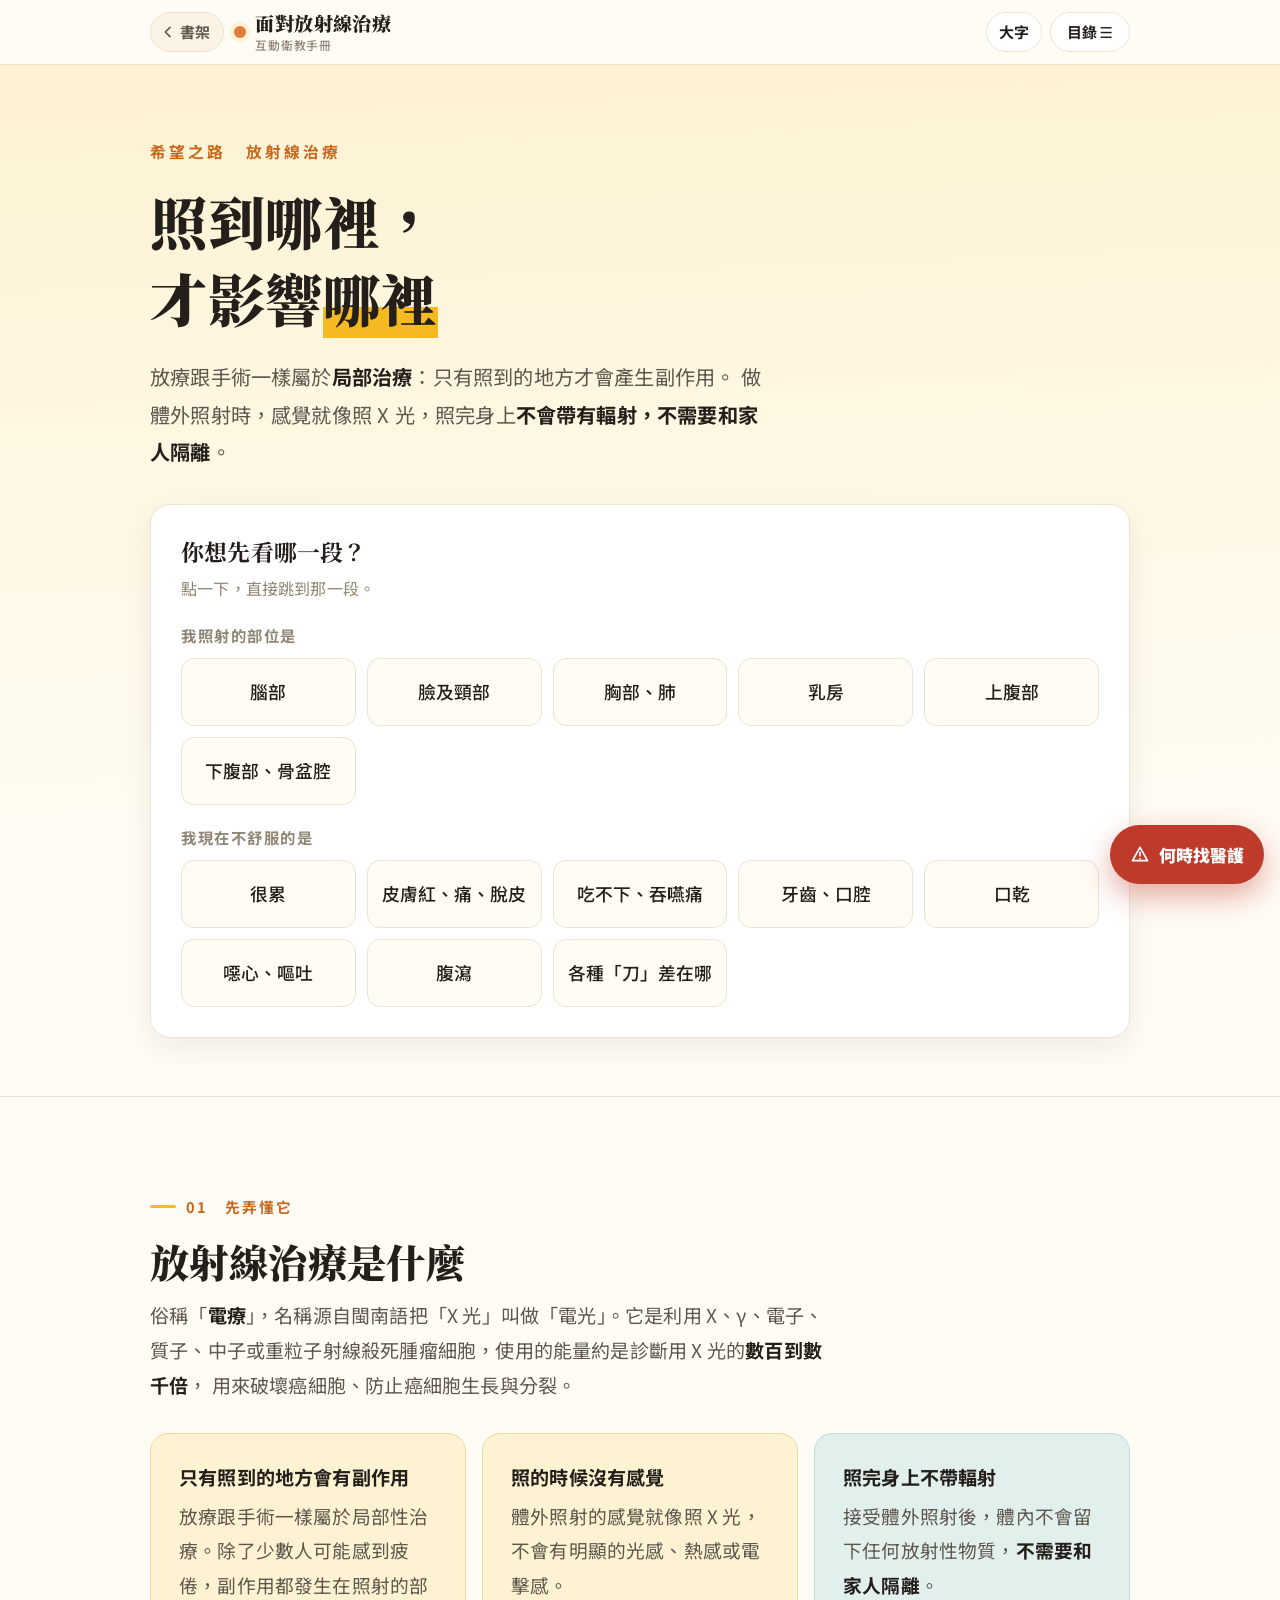
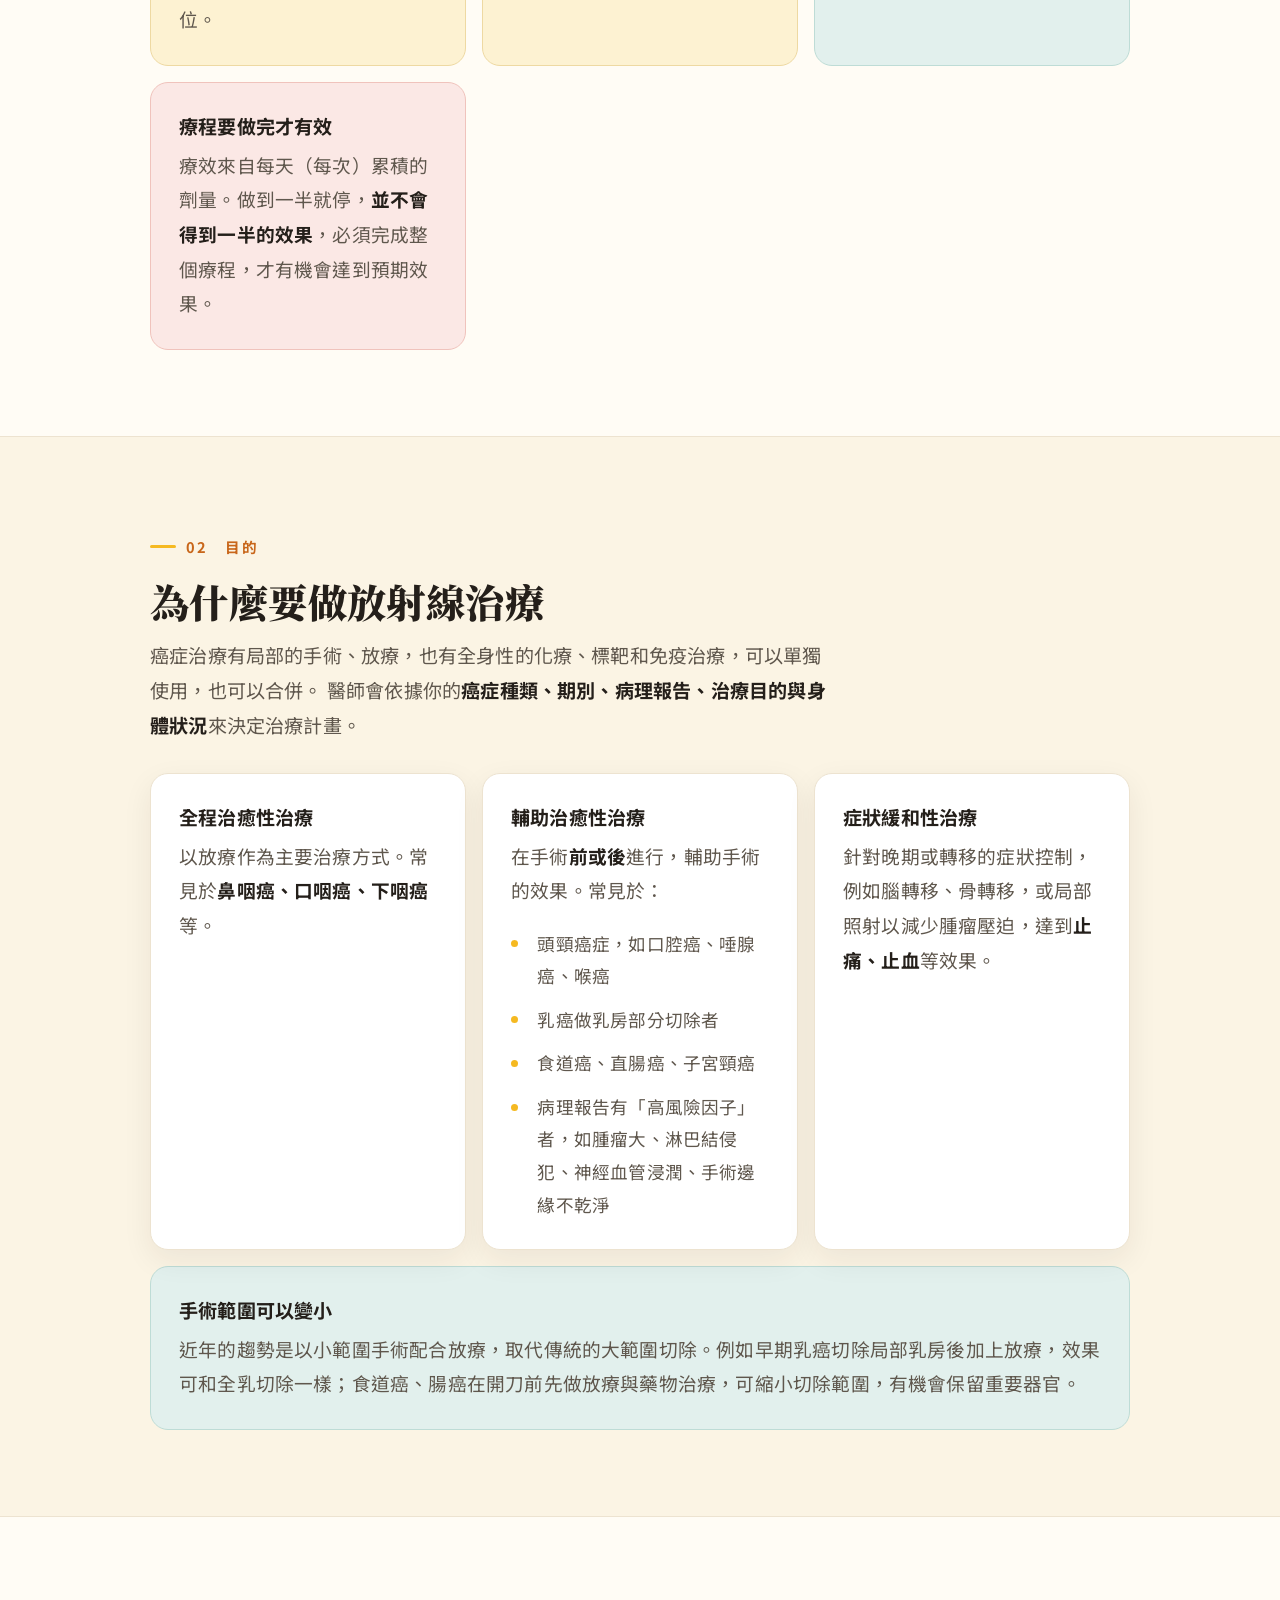
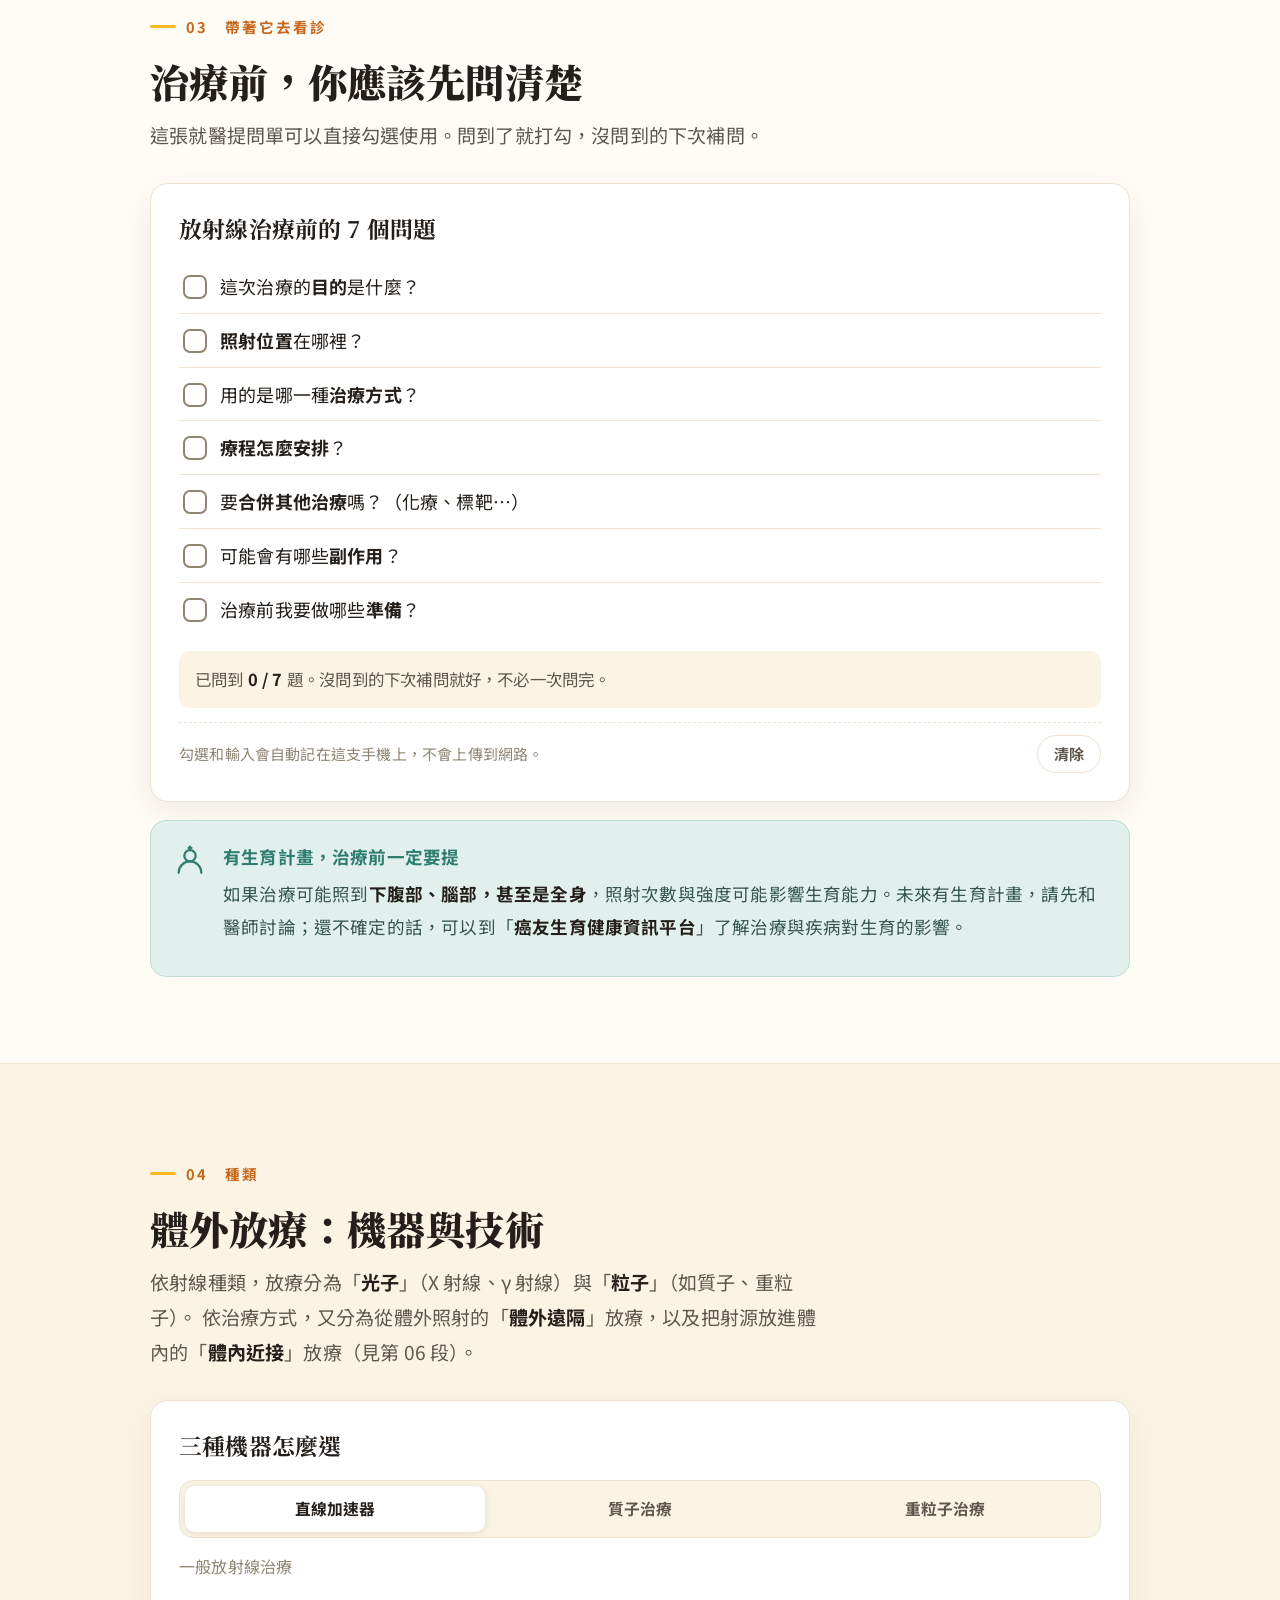
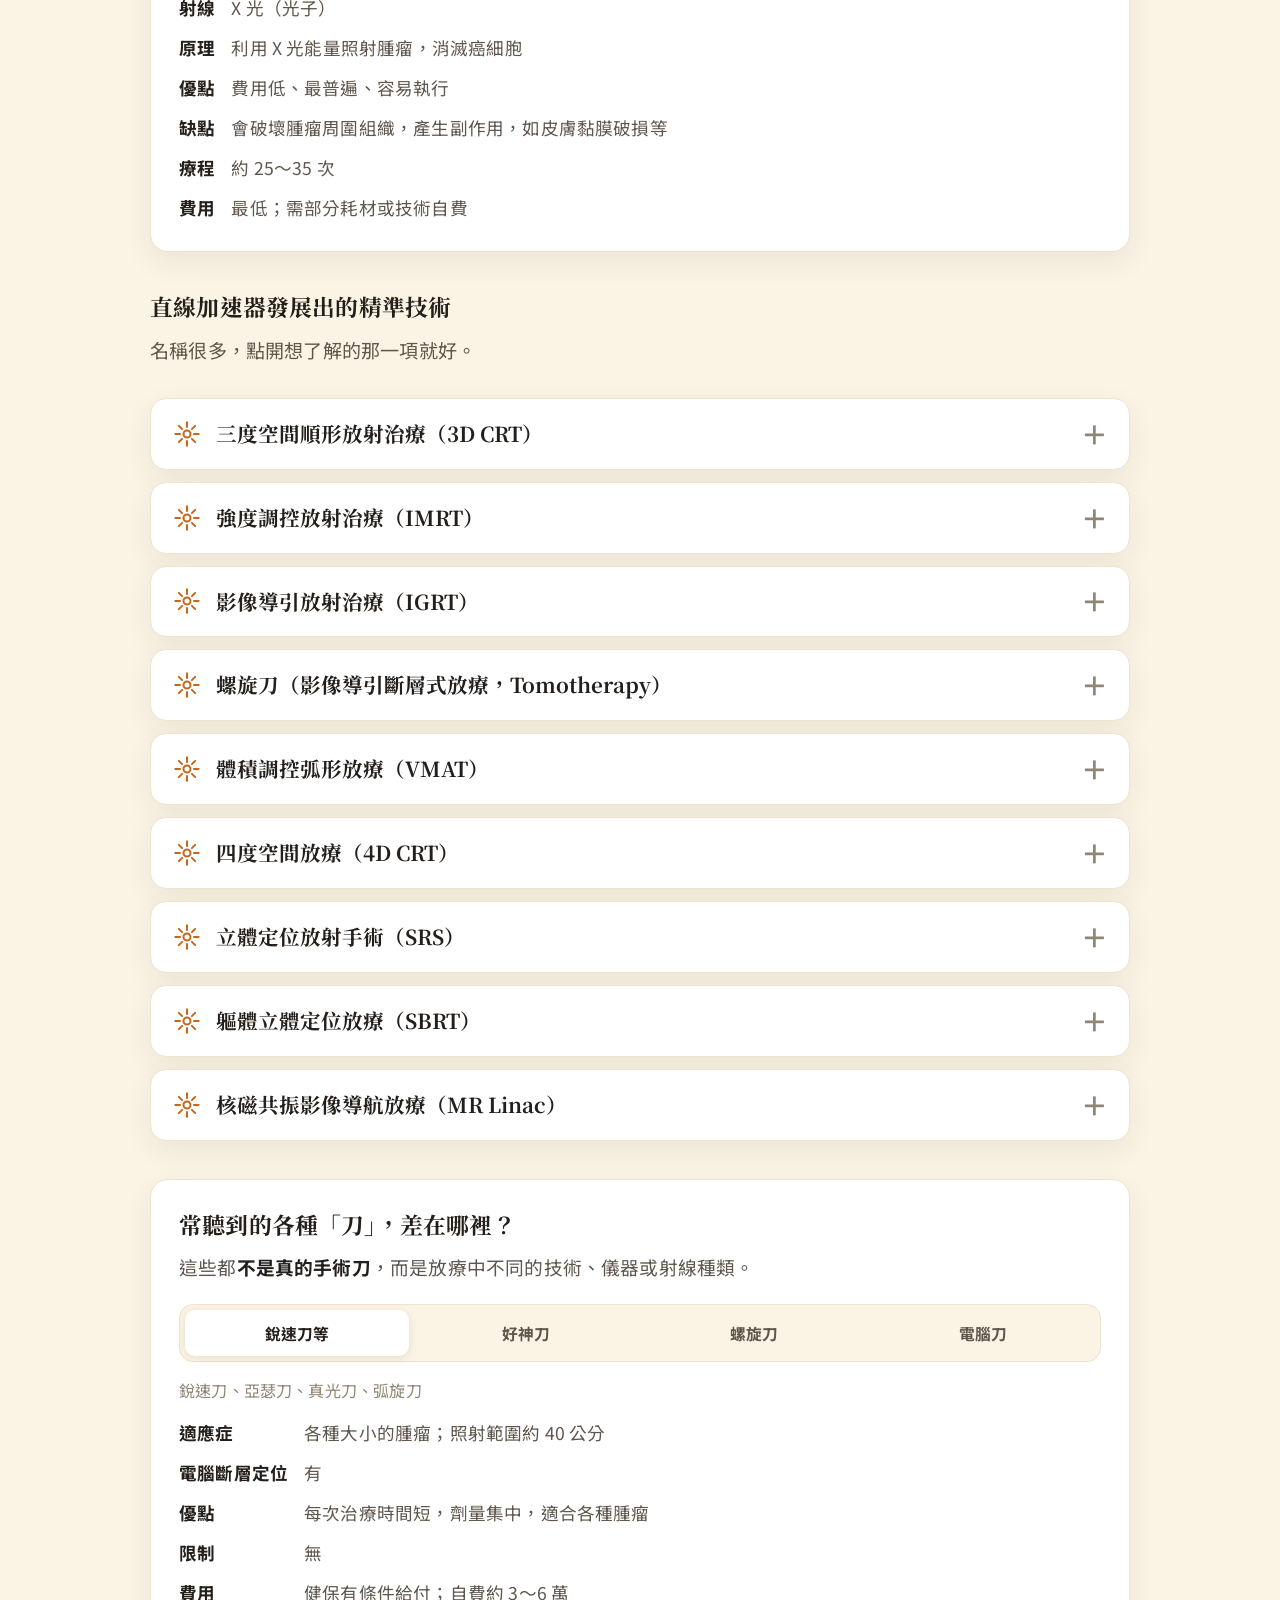
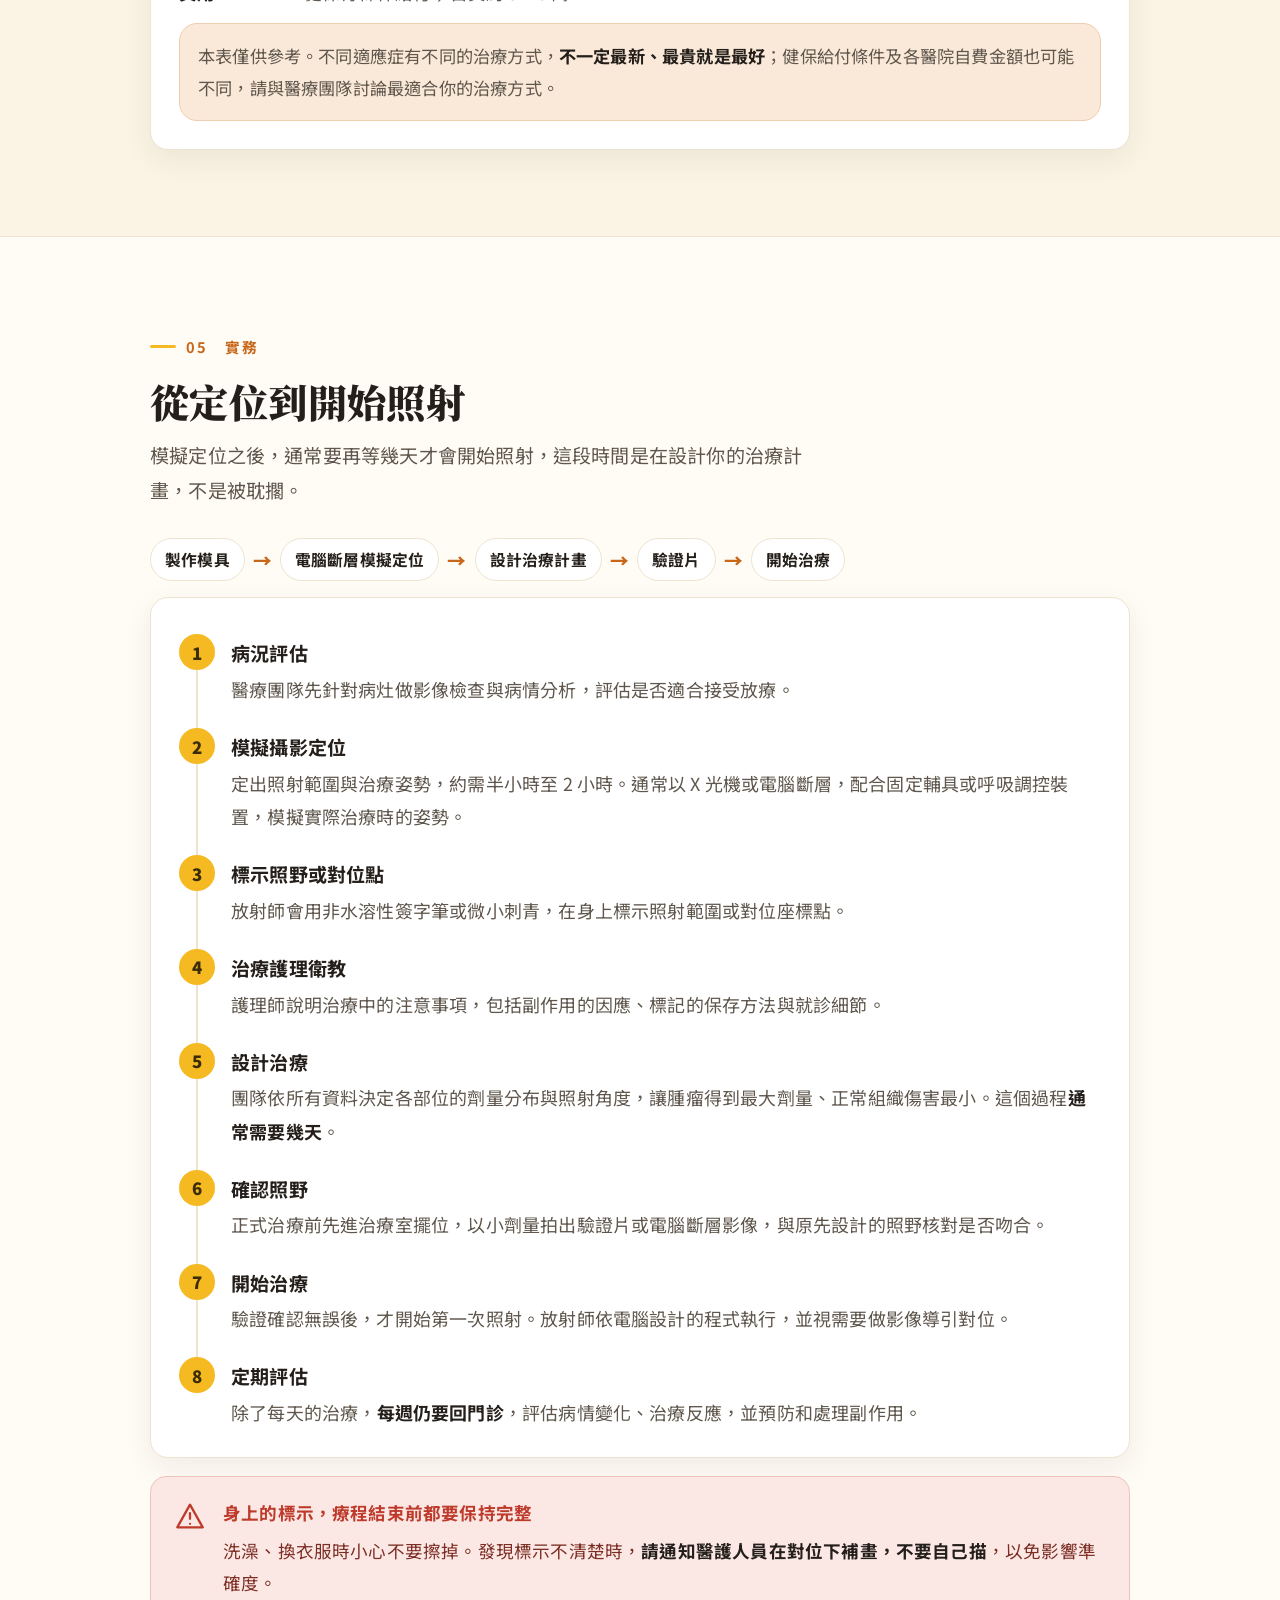
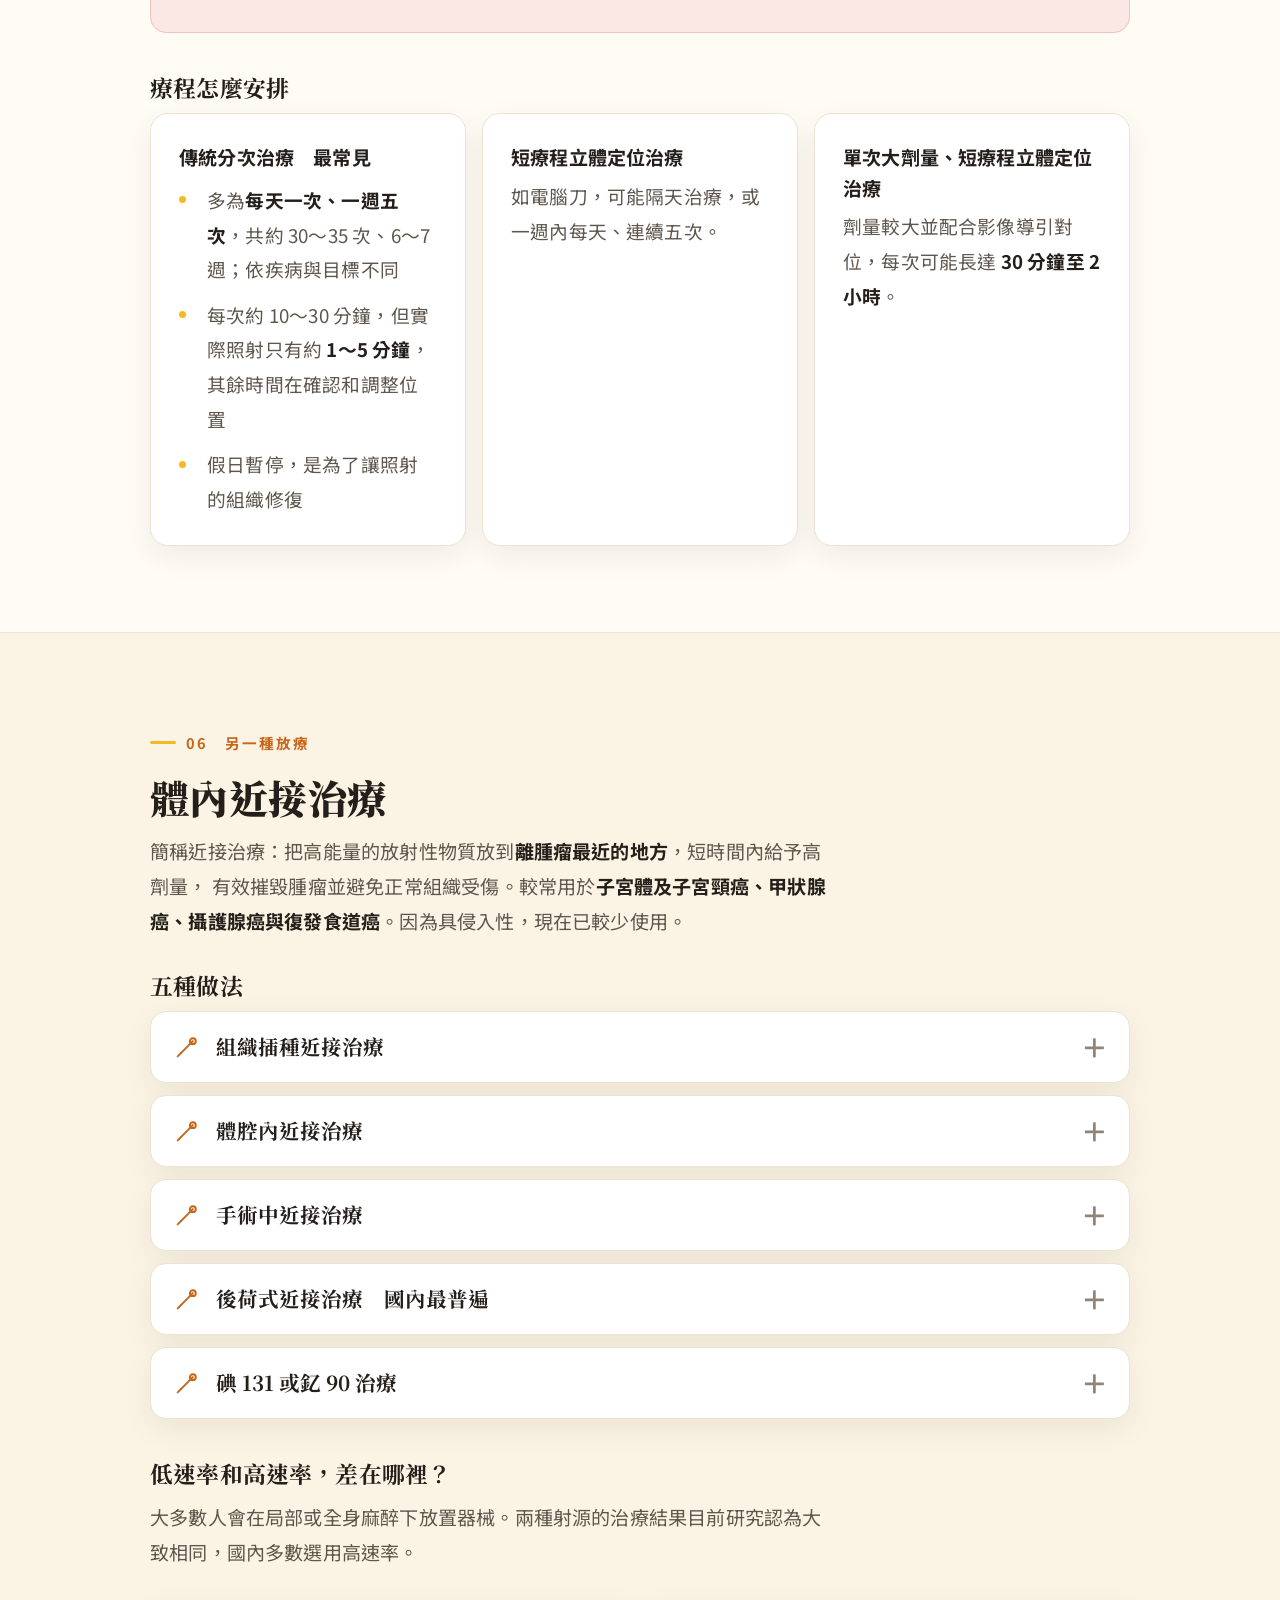
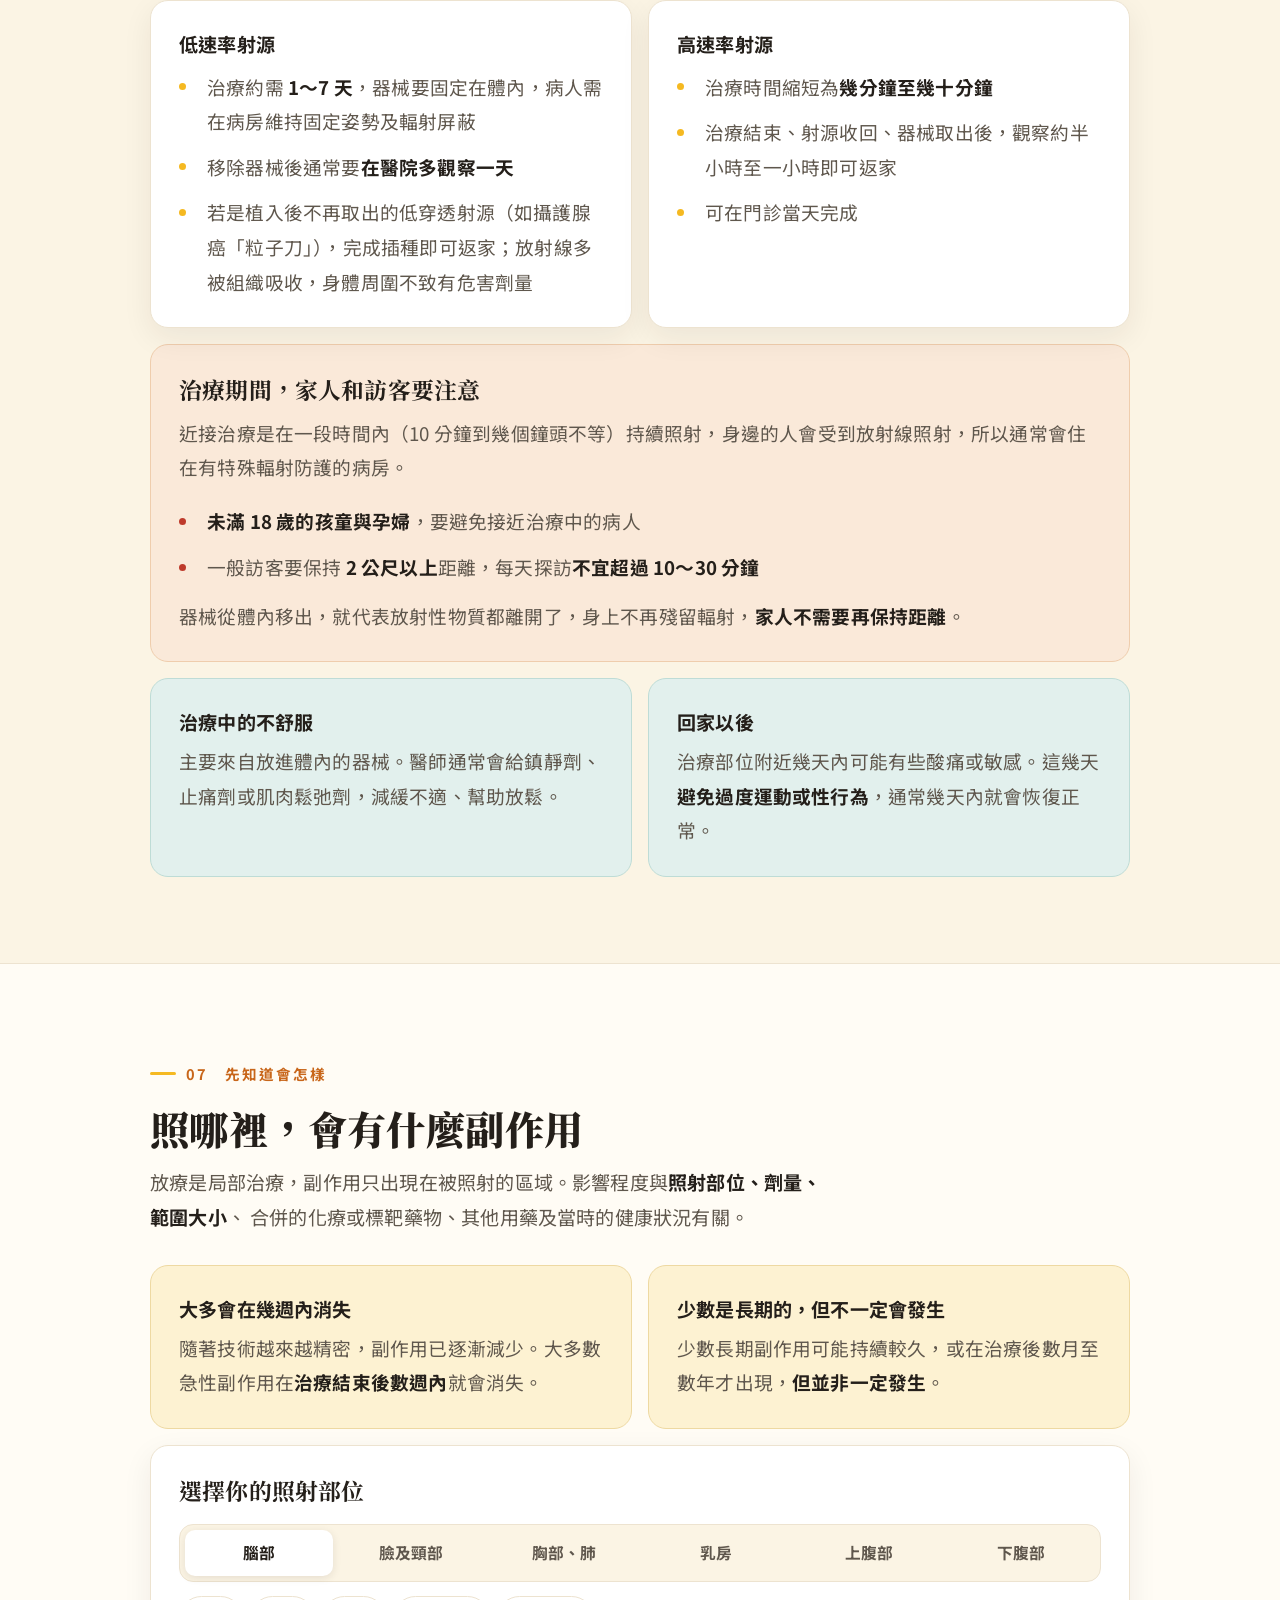
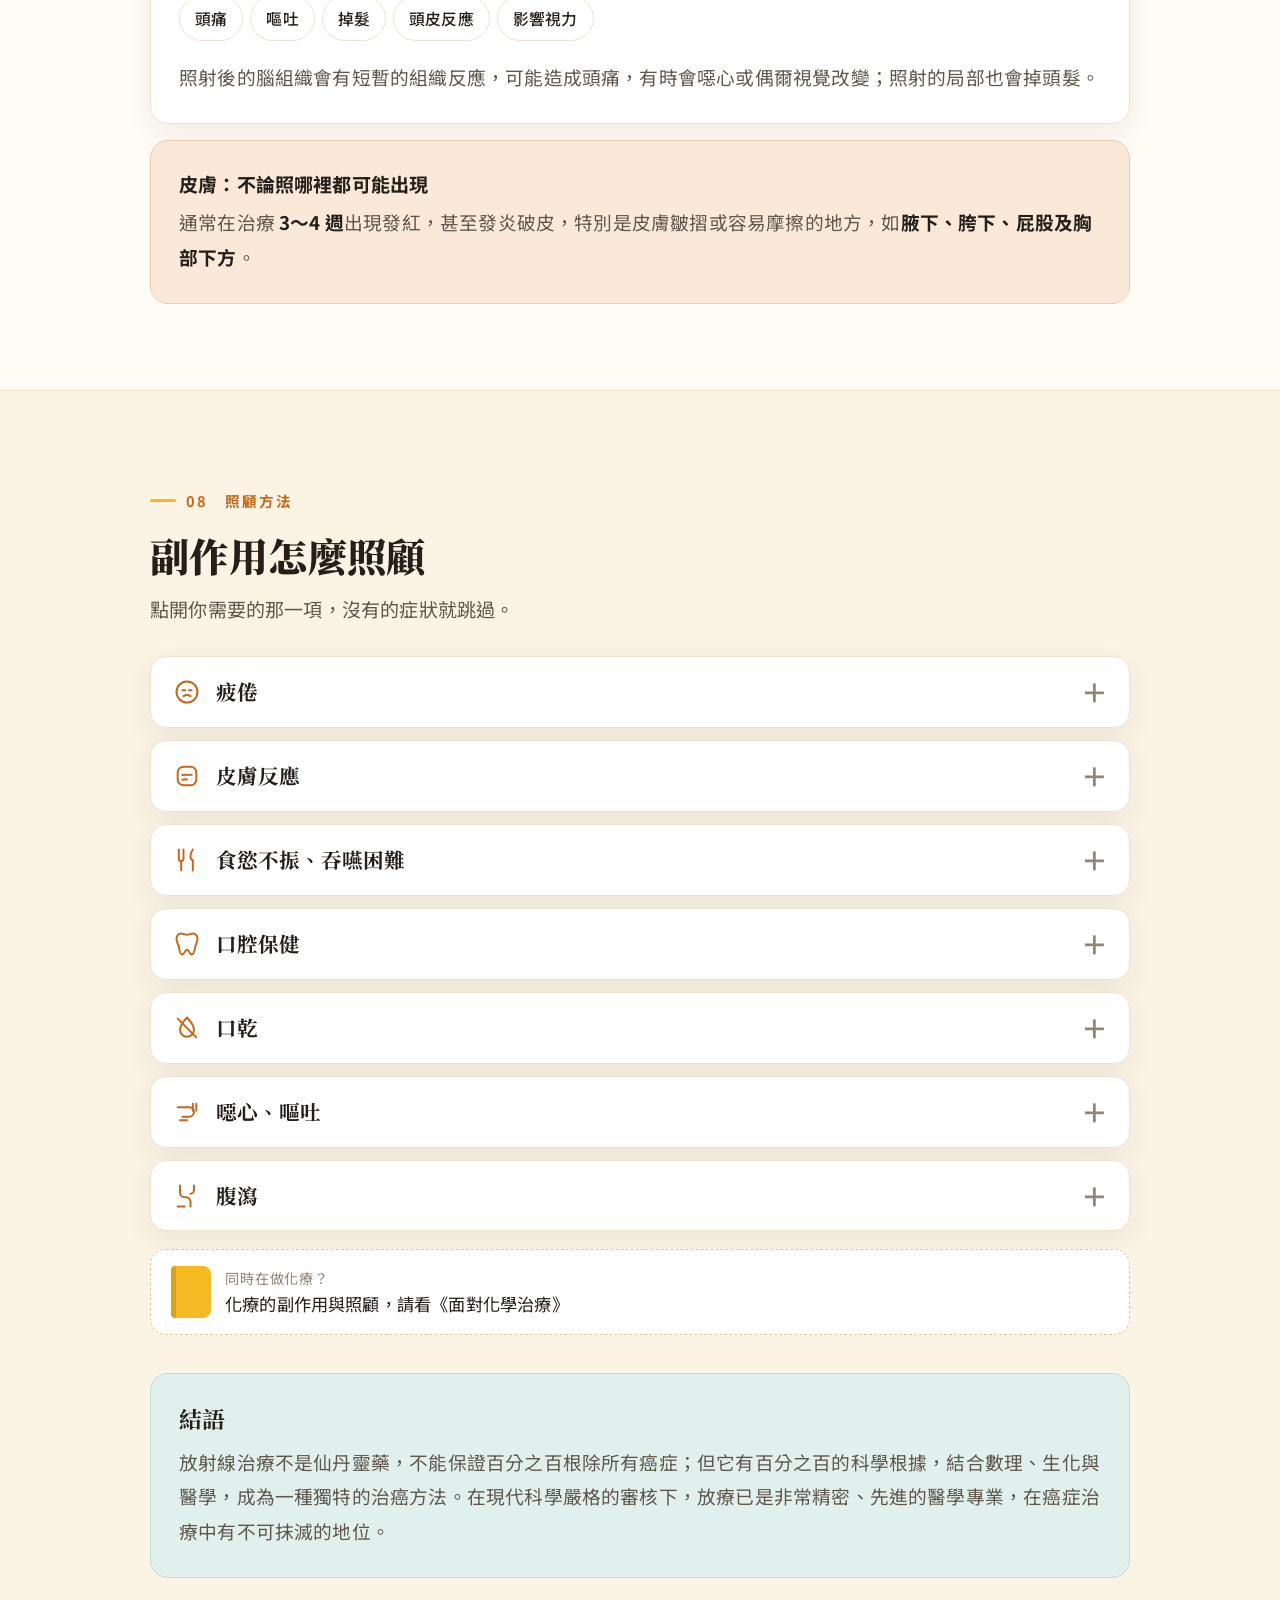
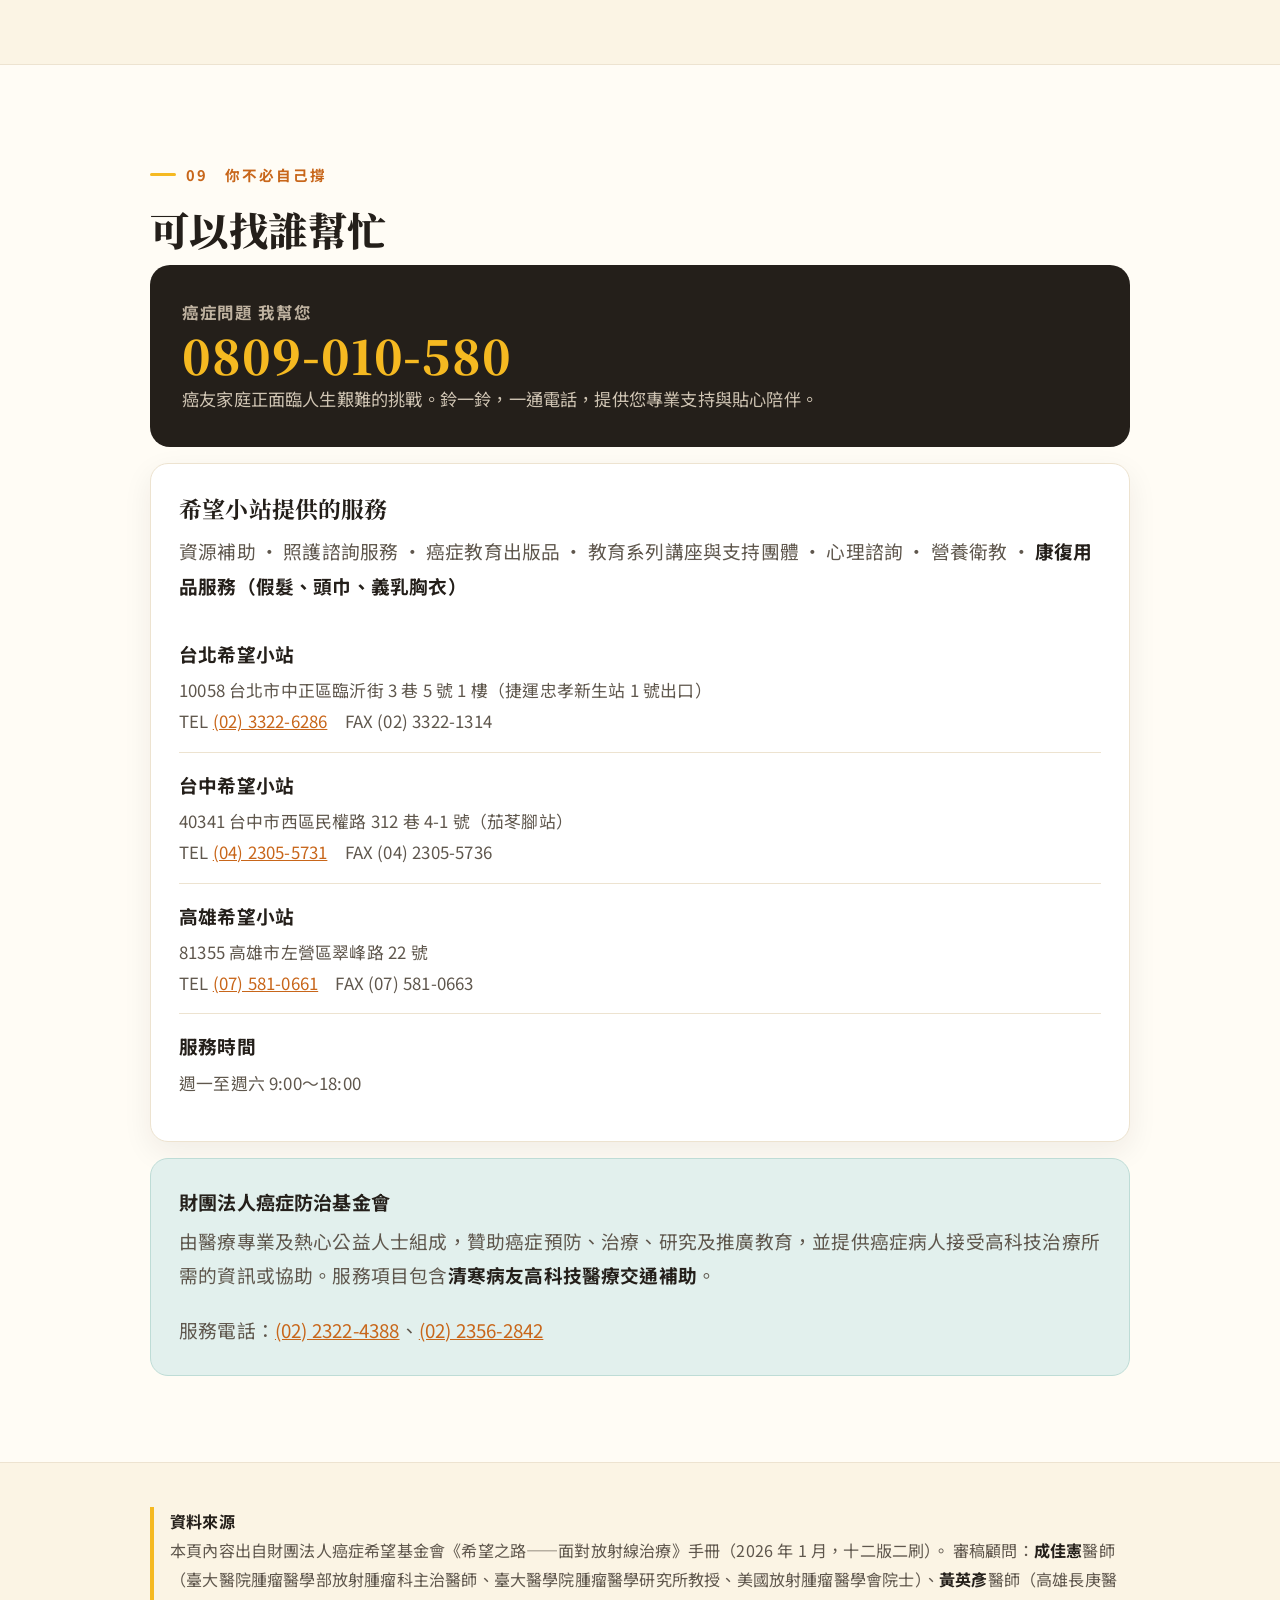
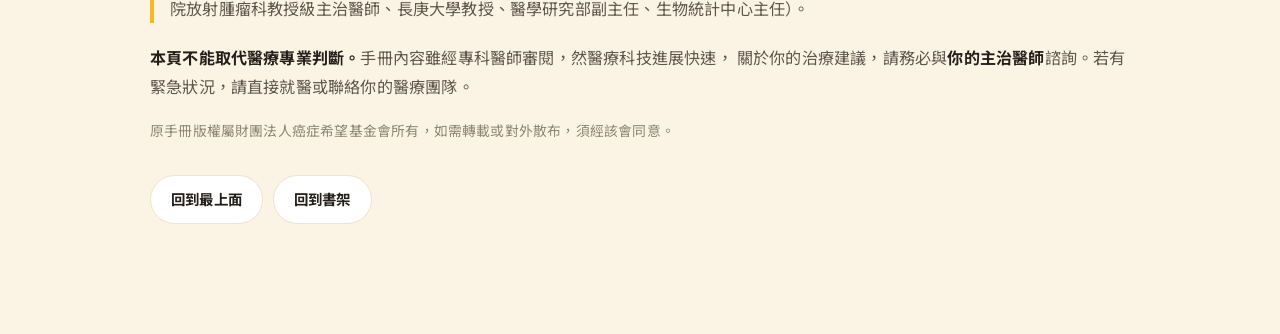
<file: radiation/index.html>
<!DOCTYPE html>
<html lang="zh-Hant">
<head>
<meta charset="UTF-8">
<meta name="viewport" content="width=device-width, initial-scale=1.0, viewport-fit=cover">
<meta name="theme-color" content="#FFFCF5">
<meta name="format-detection" content="telephone=no">
<title>面對放射線治療 · 互動衛教手冊</title>
<meta name="description" content="放射線治療的種類、治療流程、各部位副作用與照顧方法。改編自癌症希望基金會《希望之路—面對放射線治療》。">
<link rel="preconnect" href="https://fonts.googleapis.com">
<link rel="preconnect" href="https://fonts.gstatic.com" crossorigin>
<link href="https://fonts.googleapis.com/css2?family=Noto+Serif+TC:wght@600;700;900&family=Noto+Sans+TC:wght@400;500;700;900&display=swap" rel="stylesheet">
<link rel="stylesheet" href="../assets/hope.css?v=20261118">
<style>:root{--accent:#E07B39}</style>
<script>try{if(localStorage.getItem('hope-big')==='1')document.documentElement.classList.add('big')}catch(e){}</script>
</head>
<body>

<!-- ==================== ICON SPRITE ==================== -->
<svg style="display:none" aria-hidden="true">
  <symbol id="i-back" viewBox="0 0 24 24"><path d="M15 5l-7 7 7 7"/></symbol>
  <symbol id="i-tired" viewBox="0 0 24 24"><circle cx="12" cy="12" r="9"/><path d="M8 10.5h2.5M13.5 10.5H16"/><path d="M9 15.5c1.8-1.2 4.2-1.2 6 0"/></symbol>
  <symbol id="i-skin" viewBox="0 0 24 24"><rect x="4" y="4" width="16" height="16" rx="5"/><path d="M8 11c1.5 1 2.5-1 4 0s2.5-1 4 0"/><path d="M8 15c1.5 1 2.5-1 4 0"/></symbol>
  <symbol id="i-food" viewBox="0 0 24 24"><path d="M5 3v8a2 2 0 002 2h0a2 2 0 002-2V3"/><path d="M7 13v8"/><path d="M17 3c-1.5 2-2 4-2 6s.7 3 2 3v9"/></symbol>
  <symbol id="i-tooth" viewBox="0 0 24 24"><path d="M7 3c-2.5 0-4 2-4 4.5 0 3 1.5 4.5 2 7 .5 3 1 6.5 3 6.5s2-4 4-4 2 4 4 4 2.5-3.5 3-6.5c.5-2.5 2-4 2-7C21 5 19.5 3 17 3c-2 0-3 1-5 1S9 3 7 3z"/></symbol>
  <symbol id="i-drop" viewBox="0 0 24 24"><path d="M12 3s6 6.5 6 10.5A6 6 0 016 13.5C6 9.5 12 3 12 3z"/><path d="M4 4l16 16"/></symbol>
  <symbol id="i-nausea" viewBox="0 0 24 24"><path d="M4 8h10a4 4 0 010 8H8"/><path d="M17 5v6M20 5v6"/><path d="M6 19h6"/></symbol>
  <symbol id="i-gut" viewBox="0 0 24 24"><path d="M6 3v6a4 4 0 004 4h1a4 4 0 014 4v4"/><path d="M18 3v4a3 3 0 01-3 3"/><path d="M4 21h6"/></symbol>
  <symbol id="i-alert" viewBox="0 0 24 24"><path d="M12 4l9 16H3l9-16z"/><path d="M12 10v4M12 17.5h.01"/></symbol>
  <symbol id="i-nurse" viewBox="0 0 24 24"><path d="M12 13a4 4 0 100-8 4 4 0 000 8z"/><path d="M4 21a8 8 0 0116 0"/><path d="M12 2.5v2M11 3.5h2"/></symbol>
  <symbol id="i-beam" viewBox="0 0 24 24"><circle cx="12" cy="12" r="3"/><path d="M12 2v4M12 18v4M2 12h4M18 12h4M5 5l2.8 2.8M16.2 16.2L19 19M5 19l2.8-2.8M16.2 7.8L19 5"/></symbol>
  <symbol id="i-seed" viewBox="0 0 24 24"><path d="M7 17L17 7"/><circle cx="17" cy="7" r="2.5"/><path d="M4 20l3-3"/></symbol>
</svg>

<!-- ==================== 頂列 ==================== -->
<header class="topbar">
  <div class="topbar-in">
    <a href="../index.html" class="shelf-link" aria-label="回到書架"><svg><use href="#i-back"/></svg><span class="lb">書架</span></a>
    <a href="#top" class="brand">
      <span class="dot"></span>
      <span>面對放射線治療<small>互動衛教手冊</small></span>
    </a>
    <div class="tb-actions">
      <button class="fs-btn" id="fsBtn" aria-label="切換大字">大字</button>
      <button class="nav-btn" id="tocBtn" aria-label="開啟目錄"><span class="lb">目錄 </span>☰</button>
    </div>
  </div>
</header>

<!-- ==================== 目錄抽屜 ==================== -->
<div class="toc" id="toc">
  <div class="toc-panel">
    <button class="toc-close" id="tocClose" aria-label="關閉目錄">✕</button>
    <h3>目錄</h3>
    <p class="hint">不必從頭看到尾，找你需要的那一段就好。</p>
    <a href="#s1"><i>01</i>放射線治療是什麼</a>
    <a href="#s2"><i>02</i>為什麼要做放療</a>
    <a href="#s3"><i>03</i>治療前，先問清楚</a>
    <a href="#s4"><i>04</i>體外放療：機器與技術</a>
    <a href="#s5"><i>05</i>從定位到開始照射</a>
    <a href="#s6"><i>06</i>體內近接治療</a>
    <a href="#s7"><i>07</i>照哪裡，會有什麼副作用</a>
    <a href="#s8"><i>08</i>副作用怎麼照顧</a>
    <a href="#s9"><i>09</i>可以找誰幫忙</a>
    <a class="out" href="../index.html">回到書架，看其他手冊</a>
  </div>
</div>

<!-- ==================== HERO ==================== -->
<div id="top"></div>
<section class="hero">
  <div class="wrap">
    <div class="kicker">希望之路　放射線治療</div>
    <h1>照到哪裡，<br>才影響<em>哪裡</em></h1>
    <p class="lede">
      放療跟手術一樣屬於<b>局部治療</b>：只有照到的地方才會產生副作用。
      做體外照射時，感覺就像照 X 光，照完身上<b>不會帶有輻射，不需要和家人隔離</b>。
    </p>

    <div class="picker">
      <h3>你想先看哪一段？</h3>
      <p class="why">點一下，直接跳到那一段。</p>
      <h4 class="grp">我照射的部位是</h4>
      <div class="sym-grid">
        <button class="sym" data-go="site-brain">腦部</button>
        <button class="sym" data-go="site-head">臉及頸部</button>
        <button class="sym" data-go="site-chest">胸部、肺</button>
        <button class="sym" data-go="site-breast">乳房</button>
        <button class="sym" data-go="site-upper">上腹部</button>
        <button class="sym" data-go="site-lower">下腹部、骨盆腔</button>
      </div>
      <h4 class="grp">我現在不舒服的是</h4>
      <div class="sym-grid">
        <button class="sym" data-go="a-tired">很累</button>
        <button class="sym" data-go="a-skin">皮膚紅、痛、脫皮</button>
        <button class="sym" data-go="a-eat">吃不下、吞嚥痛</button>
        <button class="sym" data-go="a-mouth">牙齒、口腔</button>
        <button class="sym" data-go="a-dry">口乾</button>
        <button class="sym" data-go="a-nausea">噁心、嘔吐</button>
        <button class="sym" data-go="a-diarrhea">腹瀉</button>
        <button class="sym" data-go="s4">各種「刀」差在哪</button>
      </div>
    </div>
  </div>
</section>

<!-- ==================== 01 ==================== -->
<section class="band" id="s1">
  <div class="wrap">
    <div class="eyebrow">01　先弄懂它</div>
    <h2>放射線治療是什麼</h2>
    <p class="sub">
      俗稱「<b>電療</b>」，名稱源自閩南語把「X 光」叫做「電光」。它是利用
      X、γ、電子、質子、中子或重粒子射線殺死腫瘤細胞，使用的能量約是診斷用 X 光的<b>數百到數千倍</b>，
      用來破壞癌細胞、防止癌細胞生長與分裂。
    </p>

    <div class="grid2">
      <div class="card sun">
        <h4>只有照到的地方會有副作用</h4>
        <p class="soft">放療跟手術一樣屬於局部性治療。除了少數人可能感到疲倦，副作用都發生在照射的部位。</p>
      </div>
      <div class="card sun">
        <h4>照的時候沒有感覺</h4>
        <p class="soft">體外照射的感覺就像照 X 光，不會有明顯的光感、熱感或電擊感。</p>
      </div>
      <div class="card calm">
        <h4>照完身上不帶輻射</h4>
        <p class="soft">接受體外照射後，體內不會留下任何放射性物質，<b>不需要和家人隔離</b>。</p>
      </div>
      <div class="card bad">
        <h4>療程要做完才有效</h4>
        <p class="soft">療效來自每天（每次）累積的劑量。做到一半就停，<b>並不會得到一半的效果</b>，必須完成整個療程，才有機會達到預期效果。</p>
      </div>
    </div>
  </div>
</section>

<!-- ==================== 02 ==================== -->
<section class="band tint" id="s2">
  <div class="wrap">
    <div class="eyebrow">02　目的</div>
    <h2>為什麼要做放射線治療</h2>
    <p class="sub">
      癌症治療有局部的手術、放療，也有全身性的化療、標靶和免疫治療，可以單獨使用，也可以合併。
      醫師會依據你的<b>癌症種類、期別、病理報告、治療目的與身體狀況</b>來決定治療計畫。
    </p>

    <div class="grid3">
      <div class="card"><h4>全程治癒性治療</h4><p class="soft">以放療作為主要治療方式。常見於<b>鼻咽癌、口咽癌、下咽癌</b>等。</p></div>
      <div class="card"><h4>輔助治癒性治療</h4><p class="soft">在手術<b>前或後</b>進行，輔助手術的效果。常見於：</p>
        <ul class="bul" style="margin-top:10px;font-size:.94em">
          <li>頭頸癌症，如口腔癌、唾腺癌、喉癌</li>
          <li>乳癌做乳房部分切除者</li>
          <li>食道癌、直腸癌、子宮頸癌</li>
          <li>病理報告有「高風險因子」者，如腫瘤大、淋巴結侵犯、神經血管浸潤、手術邊緣不乾淨</li>
        </ul></div>
      <div class="card"><h4>症狀緩和性治療</h4><p class="soft">針對晚期或轉移的症狀控制，例如腦轉移、骨轉移，或局部照射以減少腫瘤壓迫，達到<b>止痛、止血</b>等效果。</p></div>
    </div>

    <div class="card calm mt">
      <h4>手術範圍可以變小</h4>
      <p class="soft">近年的趨勢是以小範圍手術配合放療，取代傳統的大範圍切除。例如早期乳癌切除局部乳房後加上放療，效果可和全乳切除一樣；食道癌、腸癌在開刀前先做放療與藥物治療，可縮小切除範圍，有機會保留重要器官。</p>
    </div>
  </div>
</section>

<!-- ==================== 03 ==================== -->
<section class="band" id="s3">
  <div class="wrap">
    <div class="eyebrow">03　帶著它去看診</div>
    <h2>治療前，你應該先問清楚</h2>
    <p class="sub">這張就醫提問單可以直接勾選使用。問到了就打勾，沒問到的下次補問。</p>

    <div class="card">
      <h3>放射線治療前的 7 個問題</h3>
      <div data-checklist="askNote" data-done="七題都問到了。把答案記下來，之後回診都用得上。" style="margin-top:14px">
        <label class="chk"><input type="checkbox"><span>這次治療的<b>目的</b>是什麼？</span></label>
        <label class="chk"><input type="checkbox"><span><b>照射位置</b>在哪裡？</span></label>
        <label class="chk"><input type="checkbox"><span>用的是哪一種<b>治療方式</b>？</span></label>
        <label class="chk"><input type="checkbox"><span><b>療程怎麼安排</b>？</span></label>
        <label class="chk"><input type="checkbox"><span>要<b>合併其他治療</b>嗎？（化療、標靶…）</span></label>
        <label class="chk"><input type="checkbox"><span>可能會有哪些<b>副作用</b>？</span></label>
        <label class="chk"><input type="checkbox"><span>治療前我要做哪些<b>準備</b>？</span></label>
      </div>
      <div class="chk-note" id="askNote"></div>
    </div>

    <div class="nurse">
      <svg><use href="#i-nurse"/></svg>
      <div>
        <div class="t">有生育計畫，治療前一定要提</div>
        <p>如果治療可能照到<b>下腹部、腦部，甚至是全身</b>，照射次數與強度可能影響生育能力。未來有生育計畫，請先和醫師討論；還不確定的話，可以到「<b>癌友生育健康資訊平台</b>」了解治療與疾病對生育的影響。</p>
      </div>
    </div>
  </div>
</section>

<!-- ==================== 04 ==================== -->
<section class="band tint" id="s4">
  <div class="wrap">
    <div class="eyebrow">04　種類</div>
    <h2>體外放療：機器與技術</h2>
    <p class="sub">
      依射線種類，放療分為「<b>光子</b>」（X 射線、γ 射線）與「<b>粒子</b>」（如質子、重粒子）。
      依治療方式，又分為從體外照射的「<b>體外遠隔</b>」放療，以及把射源放進體內的「<b>體內近接</b>」放療（見第 06 段）。
    </p>

    <!-- 三種機器 -->
    <div class="card seg-group">
      <h3>三種機器怎麼選</h3>
      <div class="seg" role="tablist">
        <button data-seg="lin" class="on">直線加速器</button>
        <button data-seg="pro">質子治療</button>
        <button data-seg="ion">重粒子治療</button>
      </div>
      <div class="seg-pane" data-seg="lin" id="s4-1">
        <p class="faint" style="margin-bottom:12px">一般放射線治療</p>
        <dl class="spec">
          <dt>射線</dt><dd>X 光（光子）</dd>
          <dt>原理</dt><dd>利用 X 光能量照射腫瘤，消滅癌細胞</dd>
          <dt>優點</dt><dd>費用低、最普遍、容易執行</dd>
          <dt>缺點</dt><dd>會破壞腫瘤周圍組織，產生副作用，如皮膚黏膜破損等</dd>
          <dt>療程</dt><dd>約 25～35 次</dd>
          <dt>費用</dt><dd>最低；需部分耗材或技術自費</dd>
        </dl>
      </div>
      <div class="seg-pane" data-seg="pro" id="s4-2">
        <dl class="spec">
          <dt>射線</dt><dd>質子</dd>
          <dt>原理</dt><dd>利用加速器讓質子產生能量，到達腫瘤後再集中釋放，消滅癌細胞</dd>
          <dt>優點</dt><dd>對腫瘤周圍正常組織傷害低，副作用小</dd>
          <dt>缺點</dt><dd>費用高；以治療局部腫瘤為主</dd>
          <dt>療程</dt><dd>約 20～30 次</dd>
          <dt>費用</dt><dd>中；每一次約 2～3 萬元</dd>
        </dl>
      </div>
      <div class="seg-pane" data-seg="ion" id="s4-3">
        <dl class="spec">
          <dt>射線</dt><dd>帶電重粒子（如碳元素）</dd>
          <dt>原理</dt><dd>將重粒子加速產生更大能量，到達腫瘤後再集中釋放，消滅癌細胞</dd>
          <dt>優點</dt><dd>治療效果最佳；對周圍組織傷害低，副作用小</dd>
          <dt>缺點</dt><dd>費用較質子治療高；高規設備，可執行的醫院少</dd>
          <dt>療程</dt><dd>療程短，約 10～20 次</dd>
          <dt>費用</dt><dd>最高；整個療程約 90～150 萬</dd>
        </dl>
      </div>
    </div>

    <!-- 技術 -->
    <h3 class="mt2">直線加速器發展出的精準技術</h3>
    <p class="sub">名稱很多，點開想了解的那一項就好。</p>

    <div class="acc" id="s4-4"><button class="acc-h"><svg class="ic"><use href="#i-beam"/></svg>三度空間順形放射治療（3D CRT）<span class="cv">＋</span></button>
      <div class="acc-b"><p class="soft">使用傳統直線加速器，以能精確掌握腫瘤目標區的三度空間、多角度照射來集中劑量，摧毀腫瘤並減少附近正常組織的傷害，藉此提高劑量與局部控制率。</p></div></div>
    <div class="acc" id="s4-5"><button class="acc-h"><svg class="ic"><use href="#i-beam"/></svg>強度調控放射治療（IMRT）<span class="cv">＋</span></button>
      <div class="acc-b"><p class="soft">目前<b>最常使用</b>的直線加速器光子治療技術，是 3D 順形放療的進階版。每個照射角度可再分成多個「次照野」，調整出不同的照射強度，把高劑量集中在腫瘤、減少照到正常器官。</p>
        <p class="soft">已廣泛用於多數癌症，例如頭頸癌治療時保存唾液腺功能，或攝護腺癌治療時提高劑量、減少直腸及膀胱傷害。</p></div></div>
    <div class="acc" id="s4-6"><button class="acc-h"><svg class="ic"><use href="#i-beam"/></svg>影像導引放射治療（IGRT）<span class="cv">＋</span></button>
      <div class="acc-b"><p class="soft">這是搭配治療的<b>影像對位技術</b>，不是治療技術本身。治療仍使用 3D 順形或強度調控技術，但每天治療時透過直線加速器上加裝的影像設備（X 光或電腦斷層）同步顯示並即時調整治療部位，增加準確性。</p></div></div>
    <div class="acc" id="s4-7"><button class="acc-h"><svg class="ic"><use href="#i-beam"/></svg>螺旋刀（影像導引斷層式放療，Tomotherapy）<span class="cv">＋</span></button>
      <div class="acc-b"><p class="soft">結合影像導引與強度調控技術，外型類似電腦斷層機。病人躺在治療床上緩慢送進機頭，機頭以 360 度斷層方式照射。</p>
        <p class="soft">沒有一般直線加速器角度有限的限制，劑量更貼合腫瘤，可治療<b>較長範圍或多處腫瘤</b>，每次治療前也能做電腦斷層掃描，讓位置更精準。</p></div></div>
    <div class="acc" id="s4-8"><button class="acc-h"><svg class="ic"><use href="#i-beam"/></svg>體積調控弧形放療（VMAT）<span class="cv">＋</span></button>
      <div class="acc-b"><p class="soft">如「弧形刀」、「銳速刀」、「真光刀」等。機頭旋轉照射，同時使用強度調控技術，大幅增加照射角度，讓劑量更貼合腫瘤，並<b>縮短治療時間</b>（約為固定多角度技術的一半）。</p></div></div>
    <div class="acc" id="s4-9"><button class="acc-h"><svg class="ic"><use href="#i-beam"/></svg>四度空間放療（4D CRT）<span class="cv">＋</span></button>
      <div class="acc-b"><p class="soft">用於會<b>隨呼吸移動</b>的腫瘤，如肺癌、肝癌、胰臟癌。直線加速器加裝呼吸調控裝置，在呼吸到相同位置時才照射。</p></div></div>
    <div class="acc" id="s4-10"><button class="acc-h"><svg class="ic"><use href="#i-beam"/></svg>立體定位放射手術（SRS）<span class="cv">＋</span></button>
      <div class="acc-b"><p class="soft">用於<b>顱內腫瘤</b>的少次數大劑量治療，使用直線加速器（如電腦刀）或鈷 60（如伽瑪刀）。由電腦算出腫瘤位置與最佳角度，以單次或五次以內的「短療程大劑量」照射，摧毀癌細胞又不傷及正常細胞。</p></div></div>
    <div class="acc" id="s4-11"><button class="acc-h"><svg class="ic"><use href="#i-beam"/></svg>軀體立體定位放療（SBRT）<span class="cv">＋</span></button>
      <div class="acc-b"><p class="soft">用於<b>顱外腫瘤</b>的少次數大劑量治療。多使用高劑量率直線加速器，配合更密實的身體固定輔具與影像導引對位，以單次或五至六次以內的短療程照射，強化療效但不增加副作用。</p></div></div>
    <div class="acc" id="s4-12"><button class="acc-h"><svg class="ic"><use href="#i-beam"/></svg>核磁共振影像導航放療（MR Linac）<span class="cv">＋</span></button>
      <div class="acc-b"><p class="soft">把核磁共振掃描（MRI）結合直線加速器的新技術。腫瘤會隨每天治療改變大小和形狀，MRI 能精密追蹤每次的變化、適時調整劑量分布，提升效果並減少對周邊健康組織的傷害。</p>
        <p class="soft">治療中不易受到呼吸、心跳或吞嚥干擾，可即時追蹤軟組織變化。目前台灣已有醫院引進。</p></div></div>

    <!-- 各種刀 -->
    <div class="card seg-group mt2">
      <h3>常聽到的各種「刀」，差在哪裡？</h3>
      <p class="soft">這些都<b>不是真的手術刀</b>，而是放療中不同的技術、儀器或射線種類。</p>
      <div class="seg" role="tablist">
        <button data-seg="k1" class="on">銳速刀等</button>
        <button data-seg="k2">好神刀</button>
        <button data-seg="k3">螺旋刀</button>
        <button data-seg="k4">電腦刀</button>
      </div>
      <div class="seg-pane" data-seg="k1" id="s4-13">
        <p class="faint" style="margin-bottom:12px">銳速刀、亞瑟刀、真光刀、弧旋刀</p>
        <dl class="spec">
          <dt>適應症</dt><dd>各種大小的腫瘤；照射範圍約 40 公分</dd>
          <dt>電腦斷層定位</dt><dd>有</dd>
          <dt>優點</dt><dd>每次治療時間短，劑量集中，適合各種腫瘤</dd>
          <dt>限制</dt><dd>無</dd>
          <dt>費用</dt><dd>健保有條件給付；自費約 3～6 萬</dd>
        </dl>
      </div>
      <div class="seg-pane" data-seg="k2" id="s4-14">
        <dl class="spec">
          <dt>適應症</dt><dd>各種大小的腫瘤</dd>
          <dt>電腦斷層定位</dt><dd>有</dd>
          <dt>優點</dt><dd>每次治療時間更短</dd>
          <dt>限制</dt><dd>無法執行非共平面治療</dd>
          <dt>費用</dt><dd>健保有條件給付；自費約 3～6 萬</dd>
        </dl>
      </div>
      <div class="seg-pane" data-seg="k3" id="s4-15">
        <dl class="spec">
          <dt>適應症</dt><dd>各種大小的腫瘤；照射範圍約 160 公分</dd>
          <dt>電腦斷層定位</dt><dd>有</dd>
          <dt>特點</dt><dd>每次治療時間較長</dd>
          <dt>限制</dt><dd>無法執行非共平面治療</dd>
          <dt>費用</dt><dd>健保有條件給付；自費約 5～35 萬</dd>
        </dl>
      </div>
      <div class="seg-pane" data-seg="k4" id="s4-16">
        <dl class="spec">
          <dt>適應症</dt><dd>適合 3.5～5 公分內腫瘤的短療程次數治療</dd>
          <dt>電腦斷層定位</dt><dd>無</dd>
          <dt>優點</dt><dd>對正常組織保護性佳，較常使用在腦和脊椎</dd>
          <dt>限制</dt><dd>每次治療時間較久，僅用於立體定位放射治療</dd>
          <dt>費用</dt><dd>健保僅給付特定條件，如顱內腫瘤、肝癌、肺癌；自費約 20～30 萬</dd>
        </dl>
      </div>
      <div class="card warn mt" style="padding:16px 18px">
        <p class="soft" style="font-size:.92em">本表僅供參考。不同適應症有不同的治療方式，<b>不一定最新、最貴就是最好</b>；健保給付條件及各醫院自費金額也可能不同，請與醫療團隊討論最適合你的治療方式。</p>
      </div>
    </div>
  </div>
</section>

<!-- ==================== 05 ==================== -->
<section class="band" id="s5">
  <div class="wrap">
    <div class="eyebrow">05　實務</div>
    <h2>從定位到開始照射</h2>
    <p class="sub">模擬定位之後，通常要再等幾天才會開始照射，這段時間是在設計你的治療計畫，不是被耽擱。</p>
    <div class="flow"><span>製作模具</span><i>→</i><span>電腦斷層模擬定位</span><i>→</i><span>設計治療計畫</span><i>→</i><span>驗證片</span><i>→</i><span>開始治療</span></div>

    <div class="card mt">
      <ol class="steps">
        <li><span class="no">1</span><h4>病況評估</h4><p>醫療團隊先針對病灶做影像檢查與病情分析，評估是否適合接受放療。</p></li>
        <li><span class="no">2</span><h4>模擬攝影定位</h4><p>定出照射範圍與治療姿勢，約需半小時至 2 小時。通常以 X 光機或電腦斷層，配合固定輔具或呼吸調控裝置，模擬實際治療時的姿勢。</p></li>
        <li><span class="no">3</span><h4>標示照野或對位點</h4><p>放射師會用非水溶性簽字筆或微小刺青，在身上標示照射範圍或對位座標點。</p></li>
        <li><span class="no">4</span><h4>治療護理衛教</h4><p>護理師說明治療中的注意事項，包括副作用的因應、標記的保存方法與就診細節。</p></li>
        <li><span class="no">5</span><h4>設計治療</h4><p>團隊依所有資料決定各部位的劑量分布與照射角度，讓腫瘤得到最大劑量、正常組織傷害最小。這個過程<b>通常需要幾天</b>。</p></li>
        <li><span class="no">6</span><h4>確認照野</h4><p>正式治療前先進治療室擺位，以小劑量拍出驗證片或電腦斷層影像，與原先設計的照野核對是否吻合。</p></li>
        <li><span class="no">7</span><h4>開始治療</h4><p>驗證確認無誤後，才開始第一次照射。放射師依電腦設計的程式執行，並視需要做影像導引對位。</p></li>
        <li><span class="no">8</span><h4>定期評估</h4><p>除了每天的治療，<b>每週仍要回門診</b>，評估病情變化、治療反應，並預防和處理副作用。</p></li>
      </ol>
    </div>

    <div class="nurse red">
      <svg><use href="#i-alert"/></svg>
      <div>
        <div class="t">身上的標示，療程結束前都要保持完整</div>
        <p>洗澡、換衣服時小心不要擦掉。發現標示不清楚時，<b>請通知醫護人員在對位下補畫，不要自己描</b>，以免影響準確度。</p>
      </div>
    </div>

    <h3 class="mt2">療程怎麼安排</h3>
    <div class="grid3">
      <div class="card">
        <h4>傳統分次治療　最常見</h4>
        <ul class="bul" style="margin-top:10px">
          <li>多為<b>每天一次、一週五次</b>，共約 30～35 次、6～7 週；依疾病與目標不同</li>
          <li>每次約 10～30 分鐘，但實際照射只有約 <b>1～5 分鐘</b>，其餘時間在確認和調整位置</li>
          <li>假日暫停，是為了讓照射的組織修復</li>
        </ul>
      </div>
      <div class="card">
        <h4>短療程立體定位治療</h4>
        <p class="soft">如電腦刀，可能隔天治療，或一週內每天、連續五次。</p>
      </div>
      <div class="card">
        <h4>單次大劑量、短療程立體定位治療</h4>
        <p class="soft">劑量較大並配合影像導引對位，每次可能長達 <b>30 分鐘至 2 小時</b>。</p>
      </div>
    </div>
  </div>
</section>

<!-- ==================== 06 ==================== -->
<section class="band tint" id="s6">
  <div class="wrap">
    <div class="eyebrow">06　另一種放療</div>
    <h2>體內近接治療</h2>
    <p class="sub">
      簡稱近接治療：把高能量的放射性物質放到<b>離腫瘤最近的地方</b>，短時間內給予高劑量，
      有效摧毀腫瘤並避免正常組織受傷。較常用於<b>子宮體及子宮頸癌、甲狀腺癌、攝護腺癌與復發食道癌</b>。因為具侵入性，現在已較少使用。
    </p>

    <h3>五種做法</h3>
    <div class="acc" id="s6-1"><button class="acc-h"><svg class="ic"><use href="#i-seed"/></svg>組織插種近接治療<span class="cv">＋</span></button>
      <div class="acc-b"><p class="soft">將內含放射性物質的細管或細針，直接插種到腫瘤區域。</p></div></div>
    <div class="acc" id="s6-2"><button class="acc-h"><svg class="ic"><use href="#i-seed"/></svg>體腔內近接治療<span class="cv">＋</span></button>
      <div class="acc-b"><p class="soft">將內含放射性物質的管狀器械，放進身體內的腔室中（如胸腔或子宮腔）治療。</p></div></div>
    <div class="acc" id="s6-3"><button class="acc-h"><svg class="ic"><use href="#i-seed"/></svg>手術中近接治療<span class="cv">＋</span></button>
      <div class="acc-b"><p class="soft">手術盡可能切除腫瘤後、結束之前，直接對準殘存腫瘤或癌細胞可能擴散的部位，一次給予較大劑量，提升腫瘤劑量並避免傷害正常組織。</p></div></div>
    <div class="acc" id="s6-4"><button class="acc-h"><svg class="ic"><use href="#i-seed"/></svg>後荷式近接治療　國內最普遍<span class="cv">＋</span></button>
      <div class="acc-b"><p class="soft">先把<b>不含</b>放射物質的空管狀器械放進體內，用 X 光或電腦斷層確認位置、由電腦規劃劑量，再把設計結果傳到近接治療機，精準控制放射物質在管內停留的位置與時間。因為「先」放器械、「後」才荷載放射物質而得名。</p>
        <p class="soft">放射物質是在病人進入有特殊屏蔽的房間後，才由機器自動送入，可避免周圍人員受到照射。</p></div></div>
    <div class="acc" id="s6-5"><button class="acc-h"><svg class="ic"><use href="#i-seed"/></svg>碘 131 或釔 90 治療<span class="cv">＋</span></button>
      <div class="acc-b"><p class="soft">把放射性物質以口服或血管注射送進體內：甲狀腺癌細胞會吸收<b>碘 131</b>；<b>釔 90</b> 微球體經血管栓塞附著在肝腫瘤上，近距離緩慢釋放輻射。病人常需住在有隔離屏蔽的病房幾天，等輻射衰減到不影響周圍的人才離開。放射性物質會留在體內，但輻射性會持續降低至沒有危害的程度。</p>
        <h4 style="margin-top:16px">釔 90 怎麼做</h4>
        <p class="soft">做法和血管栓塞類似：在血管攝影室平躺，醫師從鼠蹊部把導管送進腹動脈、到肝腫瘤的動脈分支，再注入直徑僅頭髮 1/3 的樹脂釔 90 微球體，讓它們嵌在腫瘤的微細血管裡，近距離給予高劑量。</p></div></div>

    <h3 class="mt2">低速率和高速率，差在哪裡？</h3>
    <p class="sub">大多數人會在局部或全身麻醉下放置器械。兩種射源的治療結果目前研究認為大致相同，國內多數選用高速率。</p>
    <div class="grid2">
      <div class="card">
        <h4>低速率射源</h4>
        <ul class="bul" style="margin-top:10px">
          <li>治療約需 <b>1～7 天</b>，器械要固定在體內，病人需在病房維持固定姿勢及輻射屏蔽</li>
          <li>移除器械後通常要<b>在醫院多觀察一天</b></li>
          <li>若是植入後不再取出的低穿透射源（如攝護腺癌「粒子刀」），完成插種即可返家；放射線多被組織吸收，身體周圍不致有危害劑量</li>
        </ul>
      </div>
      <div class="card">
        <h4>高速率射源</h4>
        <ul class="bul" style="margin-top:10px">
          <li>治療時間縮短為<b>幾分鐘至幾十分鐘</b></li>
          <li>治療結束、射源收回、器械取出後，觀察約半小時至一小時即可返家</li>
          <li>可在門診當天完成</li>
        </ul>
      </div>
    </div>

    <div class="card warn mt">
      <h3>治療期間，家人和訪客要注意</h3>
      <p class="soft">近接治療是在一段時間內（10 分鐘到幾個鐘頭不等）持續照射，身邊的人會受到放射線照射，所以通常會住在有特殊輻射防護的病房。</p>
      <ul class="bul r" style="margin-top:12px">
        <li><b>未滿 18 歲的孩童與孕婦</b>，要避免接近治療中的病人</li>
        <li>一般訪客要保持 <b>2 公尺以上</b>距離，每天探訪<b>不宜超過 10～30 分鐘</b></li>
      </ul>
      <p class="soft" style="margin-top:14px">器械從體內移出，就代表放射性物質都離開了，身上不再殘留輻射，<b>家人不需要再保持距離</b>。</p>
    </div>

    <div class="grid2 mt">
      <div class="card calm">
        <h4>治療中的不舒服</h4>
        <p class="soft">主要來自放進體內的器械。醫師通常會給鎮靜劑、止痛劑或肌肉鬆弛劑，減緩不適、幫助放鬆。</p>
      </div>
      <div class="card calm">
        <h4>回家以後</h4>
        <p class="soft">治療部位附近幾天內可能有些酸痛或敏感。這幾天<b>避免過度運動或性行為</b>，通常幾天內就會恢復正常。</p>
      </div>
    </div>
  </div>
</section>

<!-- ==================== 07 ==================== -->
<section class="band" id="s7">
  <div class="wrap">
    <div class="eyebrow">07　先知道會怎樣</div>
    <h2>照哪裡，會有什麼副作用</h2>
    <p class="sub">
      放療是局部治療，副作用只出現在被照射的區域。影響程度與<b>照射部位、劑量、範圍大小</b>、
      合併的化療或標靶藥物、其他用藥及當時的健康狀況有關。
    </p>

    <div class="grid2">
      <div class="card sun">
        <h4>大多會在幾週內消失</h4>
        <p class="soft">隨著技術越來越精密，副作用已逐漸減少。大多數急性副作用在<b>治療結束後數週內</b>就會消失。</p>
      </div>
      <div class="card sun">
        <h4>少數是長期的，但不一定會發生</h4>
        <p class="soft">少數長期副作用可能持續較久，或在治療後數月至數年才出現，<b>但並非一定發生</b>。</p>
      </div>
    </div>

    <div class="card seg-group mt">
      <h3>選擇你的照射部位</h3>
      <div class="seg" role="tablist">
        <button data-seg="brain" class="on">腦部</button>
        <button data-seg="head">臉及頸部</button>
        <button data-seg="chest">胸部、肺</button>
        <button data-seg="breast">乳房</button>
        <button data-seg="upper">上腹部</button>
        <button data-seg="lower">下腹部</button>
      </div>
      <div class="seg-pane" data-seg="brain" id="site-brain">
        <div style="margin-bottom:12px"><span class="pill">頭痛</span><span class="pill">嘔吐</span><span class="pill">掉髮</span><span class="pill">頭皮反應</span><span class="pill">影響視力</span></div>
        <p class="soft">照射後的腦組織會有短暫的組織反應，可能造成頭痛，有時會噁心或偶爾視覺改變；照射的局部也會掉頭髮。</p>
      </div>
      <div class="seg-pane" data-seg="head" id="site-head">
        <div style="margin-bottom:12px"><span class="pill">口水黏稠</span><span class="pill">味覺改變</span><span class="pill">口腔黏膜紅腫</span><span class="pill">吞嚥困難</span><span class="pill">皮膚破皮</span></div>
        <p class="soft">治療約 <b>2～3 週</b>，唾液可能變黏稠、變少，味覺改變；到 <b>5～7 週</b>，可能出現口腔黏膜紅腫、口乾、吞嚥疼痛，甚至沒有胃口，因此容易營養不足。</p>
        <p class="soft">有些人在治療中或治療後短期內，可能出現耳痛、下巴浮腫，或下顎較僵硬、嘴巴張不太開。</p>
        <p style="margin-top:12px"><a href="#a-eat" data-go="a-eat" style="color:var(--orange);font-weight:700">看吃不下、吞嚥困難的照顧</a>　<a href="#a-dry" data-go="a-dry" style="color:var(--orange);font-weight:700">口乾</a>　<a href="#a-mouth" data-go="a-mouth" style="color:var(--orange);font-weight:700">口腔保健</a></p>
      </div>
      <div class="seg-pane" data-seg="chest" id="site-chest">
        <div style="margin-bottom:12px"><span class="pill">喉嚨異物感</span><span class="pill">吞嚥疼痛</span><span class="pill">咳嗽</span><span class="pill">血球數降低</span></div>
        <p class="soft">可能引起食道黏膜發炎，喉嚨像有異物，甚至吞嚥疼痛。照到肺時，有時會刺激氣管或支氣管，引起少許咳嗽。</p>
        <p class="soft">如果照射範圍較大、涵蓋較多骨髓，也可能影響造血功能，使<b>白血球、紅血球或血小板降低</b>。</p>
      </div>
      <div class="seg-pane" data-seg="breast" id="site-breast">
        <div style="margin-bottom:12px"><span class="pill">皮膚發紅刺痛</span><span class="pill">乳房腫脹或疼痛</span><span class="pill">影響腋下淋巴循環</span></div>
        <p class="soft">主要是照射區域的皮膚發紅。少數人乳房附近的淋巴回流較不通暢，淋巴積聚造成乳房腫脹或疼痛，通常在<b>治療結束後 4～6 週</b>會逐漸消失。</p>
        <p style="margin-top:12px"><a href="#a-skin" data-go="a-skin" style="color:var(--orange);font-weight:700">看皮膚照顧</a></p>
      </div>
      <div class="seg-pane" data-seg="upper" id="site-upper">
        <div style="margin-bottom:12px"><span class="pill">噁心</span><span class="pill">消化不良</span></div>
        <p class="soft">通常在治療的 <b>1～2 週</b>出現噁心或消化不良。少數特別敏感的年輕病人，可能每次治療後數小時內噁心嘔吐。</p>
        <p style="margin-top:12px"><a href="#a-nausea" data-go="a-nausea" style="color:var(--orange);font-weight:700">看噁心、嘔吐的照顧</a></p>
      </div>
      <div class="seg-pane" data-seg="lower" id="site-lower">
        <div style="margin-bottom:12px"><span class="pill">腹瀉、腹絞痛</span><span class="pill">頻尿</span><span class="pill">影響下肢淋巴循環</span><span class="pill">影響性功能、不孕</span></div>
        <p class="soft">骨盆腔照射或多或少會影響小腸、大腸與膀胱，引起腹瀉、腹絞痛、頻尿。照射範圍包含生殖器官時，可能造成暫時性或永久性的功能障礙。</p>
        <ul class="bul" style="margin-top:12px">
          <li><b>女性</b>：是否引起停經或停經症候群，與照射劑量多寡有關；照射陰道可能讓分泌液減少，比較乾燥或發癢</li>
          <li><b>男性</b>：療程若包含睪丸，可能使精蟲數量與受孕能力降低</li>
        </ul>
        <p style="margin-top:12px"><a href="#a-diarrhea" data-go="a-diarrhea" style="color:var(--orange);font-weight:700">看腹瀉的照顧</a></p>
      </div>
    </div>

    <div class="card warn mt">
      <h4>皮膚：不論照哪裡都可能出現</h4>
      <p class="soft">通常在治療 <b>3～4 週</b>出現發紅，甚至發炎破皮，特別是皮膚皺摺或容易摩擦的地方，如<b>腋下、胯下、屁股及胸部下方</b>。</p>
    </div>
  </div>
</section>

<!-- ==================== 08 ==================== -->
<section class="band tint" id="s8">
  <div class="wrap">
    <div class="eyebrow">08　照顧方法</div>
    <h2>副作用怎麼照顧</h2>
    <p class="sub">點開你需要的那一項，沒有的症狀就跳過。</p>

    <div class="acc" id="a-tired">
      <button class="acc-h"><svg class="ic"><use href="#i-tired"/></svg>疲倦<span class="cv">＋</span></button>
      <div class="acc-b">
        <p>大部分人在治療開始幾週後會特別疲倦，這種倦怠感會在治療中逐漸適應，或在治療結束後逐漸消失。主要原因有：</p>
        <ul class="bul" style="margin-bottom:18px">
          <li>身體需要更多能量，修復受治療影響的正常組織</li>
          <li>疾病帶來的壓力</li>
          <li>每天往返醫院治療的奔波</li>
          <li>放射線對正常組織暫時性、但可以復原的影響</li>
        </ul>
        <h4>希望的叮嚀</h4>
        <ul class="bul g">
          <li><b>充分休息和睡眠</b>，利用白天的空檔多休息</li>
          <li>感到疲倦時，減少日常活動，適度增加休閒娛樂</li>
          <li><b>還在上班</b>的話，可以把治療安排在接近下班的時間，治療完直接回家休息</li>
          <li>採買、接送小孩、打掃或往返醫院，請親友偶爾幫忙，可以省下體力順利完成治療</li>
        </ul>
      </div>
    </div>

    <div class="acc" id="a-skin">
      <button class="acc-h"><svg class="ic"><use href="#i-skin"/></svg>皮膚反應<span class="cv">＋</span></button>
      <div class="acc-b">
        <p>開始治療約 <b>3～4 週</b>後，照射部位的皮膚會像曬太久一樣逐漸變紅、敏感、乾燥，有時會脫皮、疼痛或有滲出液，特別是皮膚皺摺處。通常在治療結束後數週內逐漸消失，但有些人的膚色可能會比以前深一些。</p>
        <h4 style="margin-top:16px">穿著</h4>
        <ul class="bul g">
          <li>治療部位穿<b>寬鬆、吸汗的棉質</b>衣物</li>
          <li>避免戴耳環、項鍊，不穿硬領襯衫或有腰帶的衣服，減少摩擦</li>
          <li>女性治療期間<b>不要穿戴胸罩</b>，只穿棉質內衣就好</li>
        </ul>
        <h4 style="margin-top:18px">清潔與保護</h4>
        <ul class="bul g">
          <li>不要摩擦、刮或刷治療部位的皮膚</li>
          <li><b>沒有醫師同意，不要塗肥皂、痱子粉、化妝品或其他化學藥品</b>——可能影響皮膚的劑量分布，延遲復原</li>
          <li>避免貼膠帶；真的需要時盡量用紙膠帶，並貼在照射範圍外</li>
          <li><b>不可熱敷或冰敷</b>，連一般熱水都會傷害脆弱的皮膚；用溫水清洗，洗完立刻保持乾燥</li>
          <li>經醫護人員同意才可刮鬍子，務必用<b>電動刮鬍刀</b>，不用剃刀、刮鬍膏或去毛劑</li>
          <li>治療結束後<b>一年內</b>仍要減少日曬：出門撐傘、戴帽子或穿長袖</li>
        </ul>
      </div>
    </div>

    <div class="acc" id="a-eat">
      <button class="acc-h"><svg class="ic"><use href="#i-food"/></svg>食慾不振、吞嚥困難<span class="cv">＋</span></button>
      <div class="acc-b">
        <p>頭頸部放療約 <b>3～4 週</b>後，口腔和喉嚨黏膜可能發炎破皮而疼痛，通常在治療結束後一個月內消失。原因包括黏膜受損、疾病與治療的壓力，以及照射範圍涵蓋口腔造成唾液減少、吞嚥不適或味覺改變。</p>
        <h4 style="margin-top:16px">希望的叮嚀</h4>
        <ul class="bul g">
          <li><b>少量多餐</b>，採高熱量、高蛋白飲食</li>
          <li>咀嚼或吞嚥有困難時，改成流質飲食</li>
          <li>隨身準備小零嘴，想吃時馬上可以吃</li>
          <li>流質飲食<b>加牛奶</b>提高熱量，<b>不要加水</b>，以免熱量還不夠就先飽了</li>
          <li>正餐之間補充奶昔或其他高蛋白流質食品</li>
          <li>蔬菜裡加奶油或乳酪，調味又能提高熱量</li>
        </ul>
      </div>
    </div>

    <div class="acc" id="a-mouth">
      <button class="acc-h"><svg class="ic"><use href="#i-tooth"/></svg>口腔保健<span class="cv">＋</span></button>
      <div class="acc-b">
        <p>頭頸部放療會讓唾液減少、容易蛀牙。<b>治療開始前要先做完整的口腔與牙齒檢查</b>，把發炎或蛀牙先處理好，以免治療期間惡化。</p>
        <h4 style="margin-top:16px">希望的叮嚀</h4>
        <ul class="bul g">
          <li><b>治療期間不可任意拔牙</b></li>
          <li>治療期間牙齦會腫脹，假牙位置可能跑掉，<b>最好先停戴假牙</b>到治療結束，以免磨傷牙齦</li>
          <li>飯後及睡前用軟毛牙刷徹底清潔牙齒與牙齦</li>
          <li>使用含氟牙膏，或依牙醫師指示把高量氟化物塗在齒模內、戴在牙齒上，預防蛀牙</li>
          <li>吃完東西用牙線或牙間刷輕柔清潔齒縫</li>
          <li>刷牙後用鹽水或蘇打水再漱一次口</li>
        </ul>
      </div>
    </div>

    <div class="acc" id="a-dry">
      <button class="acc-h"><svg class="ic"><use href="#i-drop"/></svg>口乾<span class="cv">＋</span></button>
      <div class="acc-b">
        <p>頭頸部放療常把部分唾液腺包含在照射範圍內，使唾液腺功能降低、口水變少。口乾不只在療程中出現，<b>還會持續到治療結束後很長一段時間</b>。</p>
        <h4 style="margin-top:16px">希望的叮嚀</h4>
        <ul class="bul g">
          <li>常喝冰涼的飲料</li>
          <li>喝汽水或嚼口香糖</li>
          <li><b>避免抽菸、喝酒</b>，以免刺激黏膜、變得更乾</li>
          <li>選擇可口的食物，嘗試液態或半液態的飲食</li>
          <li>必要時使用人工唾液</li>
        </ul>
      </div>
    </div>

    <div class="acc" id="a-nausea">
      <button class="acc-h"><svg class="ic"><use href="#i-nausea"/></svg>噁心、嘔吐<span class="cv">＋</span></button>
      <div class="acc-b">
        <p>照射胃或腹部時，會刺激胃黏膜與上方敏感的接受器，少數人因而噁心或嘔吐。</p>
        <h4 style="margin-top:16px">希望的叮嚀</h4>
        <ul class="bul g">
          <li>空腹時這類副作用通常較輕，可在<b>治療前後 2～4 小時內先不要吃東西或喝水</b></li>
          <li>每餐份量不要太多，<b>少量多餐</b>、細嚼慢嚥</li>
          <li>避免油炸和高脂肪的食物</li>
          <li>兩餐之間可喝冰涼飲料助消化；儘量吃溫和的流質（如肉湯、果汁），或白吐司、果凍等容易消化的食物</li>
        </ul>
        <div class="card bad" style="margin-top:16px"><p style="margin:0">噁心、嘔吐<b>較嚴重時，要立即通知醫護人員</b>。</p></div>
      </div>
    </div>

    <div class="acc" id="a-diarrhea">
      <button class="acc-h"><svg class="ic"><use href="#i-gut"/></svg>腹瀉<span class="cv">＋</span></button>
      <div class="acc-b">
        <p>腹部放療可能在治療開始後<b>第 3～4 週</b>出現腹瀉，通常在治療結束後數週內逐漸消失。</p>
        <h4 style="margin-top:16px">希望的叮嚀</h4>
        <ul class="bul g">
          <li>改吃<b>清淡的流質</b>，如白稀飯、蘋果汁、水蜜桃汁、茶、清淡的肉湯</li>
          <li>避免高纖或容易產氣的食物，如較粗的蔬果、咖啡、豆類、甘藍菜、含穀類食品、甜食或辛辣食物</li>
          <li>平常喝牛奶就會拉肚子的人，要避開牛奶和乳製品</li>
          <li>腹瀉會流失鉀，可補充<b>橘子、香蕉</b>等富含鉀的食物</li>
        </ul>
        <div class="card bad" style="margin-top:16px"><p style="margin:0"><b>嚴重腹瀉時，要立即通知醫護人員</b>。</p></div>
      </div>
    </div>

    <a class="xlink" href="../chemo/index.html#s5" style="--accent-x:#F5B921">
      <span class="bk"></span>
      <span class="tx"><small>同時在做化療？</small>化療的副作用與照顧，請看《面對化學治療》</span>
      
    </a>

    <div class="card calm mt2">
      <h3>結語</h3>
      <p class="soft">放射線治療不是仙丹靈藥，不能保證百分之百根除所有癌症；但它有百分之百的科學根據，結合數理、生化與醫學，成為一種獨特的治癌方法。在現代科學嚴格的審核下，放療已是非常精密、先進的醫學專業，在癌症治療中有不可抹滅的地位。</p>
    </div>
  </div>
</section>

<!-- ==================== 09 ==================== -->
<section class="band" id="s9">
  <div class="wrap">
    <div class="eyebrow">09　你不必自己撐</div>
    <h2>可以找誰幫忙</h2>

    <div class="hot">
      <div>
        <div class="lab">癌症問題 我幫您</div>
        <a class="num" href="tel:0809010580">0809-010-580</a>
        <p>癌友家庭正面臨人生艱難的挑戰。鈴一鈴，一通電話，提供您專業支持與貼心陪伴。</p>
      </div>
    </div>

    <div class="card mt">
      <h3>希望小站提供的服務</h3>
      <p class="soft" style="margin-bottom:14px">資源補助 · 照護諮詢服務 · 癌症教育出版品 · 教育系列講座與支持團體 · 心理諮詢 · 營養衛教 · <b>康復用品服務（假髮、頭巾、義乳胸衣）</b></p>
      <div class="stations">
        <div class="station"><div class="c">台北希望小站</div>
          <div class="d">10058 台北市中正區臨沂街 3 巷 5 號 1 樓（捷運忠孝新生站 1 號出口）<br>
          TEL <a href="tel:0233226286">(02) 3322-6286</a>　FAX (02) 3322-1314</div></div>
        <div class="station"><div class="c">台中希望小站</div>
          <div class="d">40341 台中市西區民權路 312 巷 4-1 號（茄苳腳站）<br>
          TEL <a href="tel:0423055731">(04) 2305-5731</a>　FAX (04) 2305-5736</div></div>
        <div class="station"><div class="c">高雄希望小站</div>
          <div class="d">81355 高雄市左營區翠峰路 22 號<br>
          TEL <a href="tel:075810661">(07) 581-0661</a>　FAX (07) 581-0663</div></div>
        <div class="station"><div class="c">服務時間</div><div class="d">週一至週六 9:00～18:00</div></div>
      </div>
    </div>

    <div class="card calm mt">
      <h4>財團法人癌症防治基金會</h4>
      <p class="soft">由醫療專業及熱心公益人士組成，贊助癌症預防、治療、研究及推廣教育，並提供癌症病人接受高科技治療所需的資訊或協助。服務項目包含<b>清寒病友高科技醫療交通補助</b>。</p>
      <p class="soft">服務電話：<a href="tel:0223224388" style="color:var(--orange)">(02) 2322-4388</a>、<a href="tel:0223562842" style="color:var(--orange)">(02) 2356-2842</a></p>
    </div>
  </div>
</section>

<!-- ==================== 通知醫護 ==================== -->
<button class="sos-fab" id="sosBtn"><svg><use href="#i-alert"/></svg>何時找醫護</button>
<div class="sos-modal" id="sosModal" role="dialog" aria-modal="true" aria-label="何時要通知醫護人員">
  <div class="sos-panel">
    <h3>這些情況，<br>請通知醫護人員</h3>
    <p class="soft" style="font-size:.94em">本手冊提到需要立即告知醫療團隊的狀況：</p>
    <ul class="sos-list">
      <li><span class="mk">1</span><div><b>較嚴重的噁心、嘔吐</b></div></li>
      <li><span class="mk">2</span><div><b>嚴重腹瀉</b></div></li>
      <li><span class="mk">3</span><div>身上的<b>照射標示不清楚</b>——請醫護人員補畫，不要自己描</div></li>
    </ul>
    <p class="soft" style="font-size:.92em">若同時在做化療，發燒、畏寒、不正常出血等情況請看化療手冊的<a href="../chemo/index.html" style="color:var(--orange);font-weight:700">立刻就醫指標</a>。任何讓你擔心的變化，都可以直接聯絡你的醫療團隊。</p>
    <button class="sos-close" id="sosClose">我知道了</button>
  </div>
</div>

<!-- ==================== 頁尾 ==================== -->
<footer>
  <div class="wrap">
    <div class="src">
      <b>資料來源</b><br>
      本頁內容出自財團法人癌症希望基金會《希望之路——面對放射線治療》手冊（2026 年 1 月，十二版二刷）。
      審稿顧問：<b>成佳憲</b>醫師（臺大醫院腫瘤醫學部放射腫瘤科主治醫師、臺大醫學院腫瘤醫學研究所教授、美國放射腫瘤醫學會院士）、<b>黃英彥</b>醫師（高雄長庚醫院放射腫瘤科教授級主治醫師、長庚大學教授、醫學研究部副主任、生物統計中心主任）。
    </div>
    <p>
      <b>本頁不能取代醫療專業判斷。</b>手冊內容雖經專科醫師審閱，然醫療科技進展快速，
      關於你的治療建議，請務必與<b>你的主治醫師</b>諮詢。若有緊急狀況，請直接就醫或聯絡你的醫療團隊。
    </p>
    <p class="faint">原手冊版權屬財團法人癌症希望基金會所有，如需轉載或對外散布，須經該會同意。</p>
    <a class="totop" href="#top">回到最上面</a><a class="totop" href="../index.html">回到書架</a>
  </div>
</footer>

<script src="../assets/hope.js?v=20261118"></script>
<script src="../assets/hope-plus.js?v=20261118"></script>
</body>
</html>
</file>
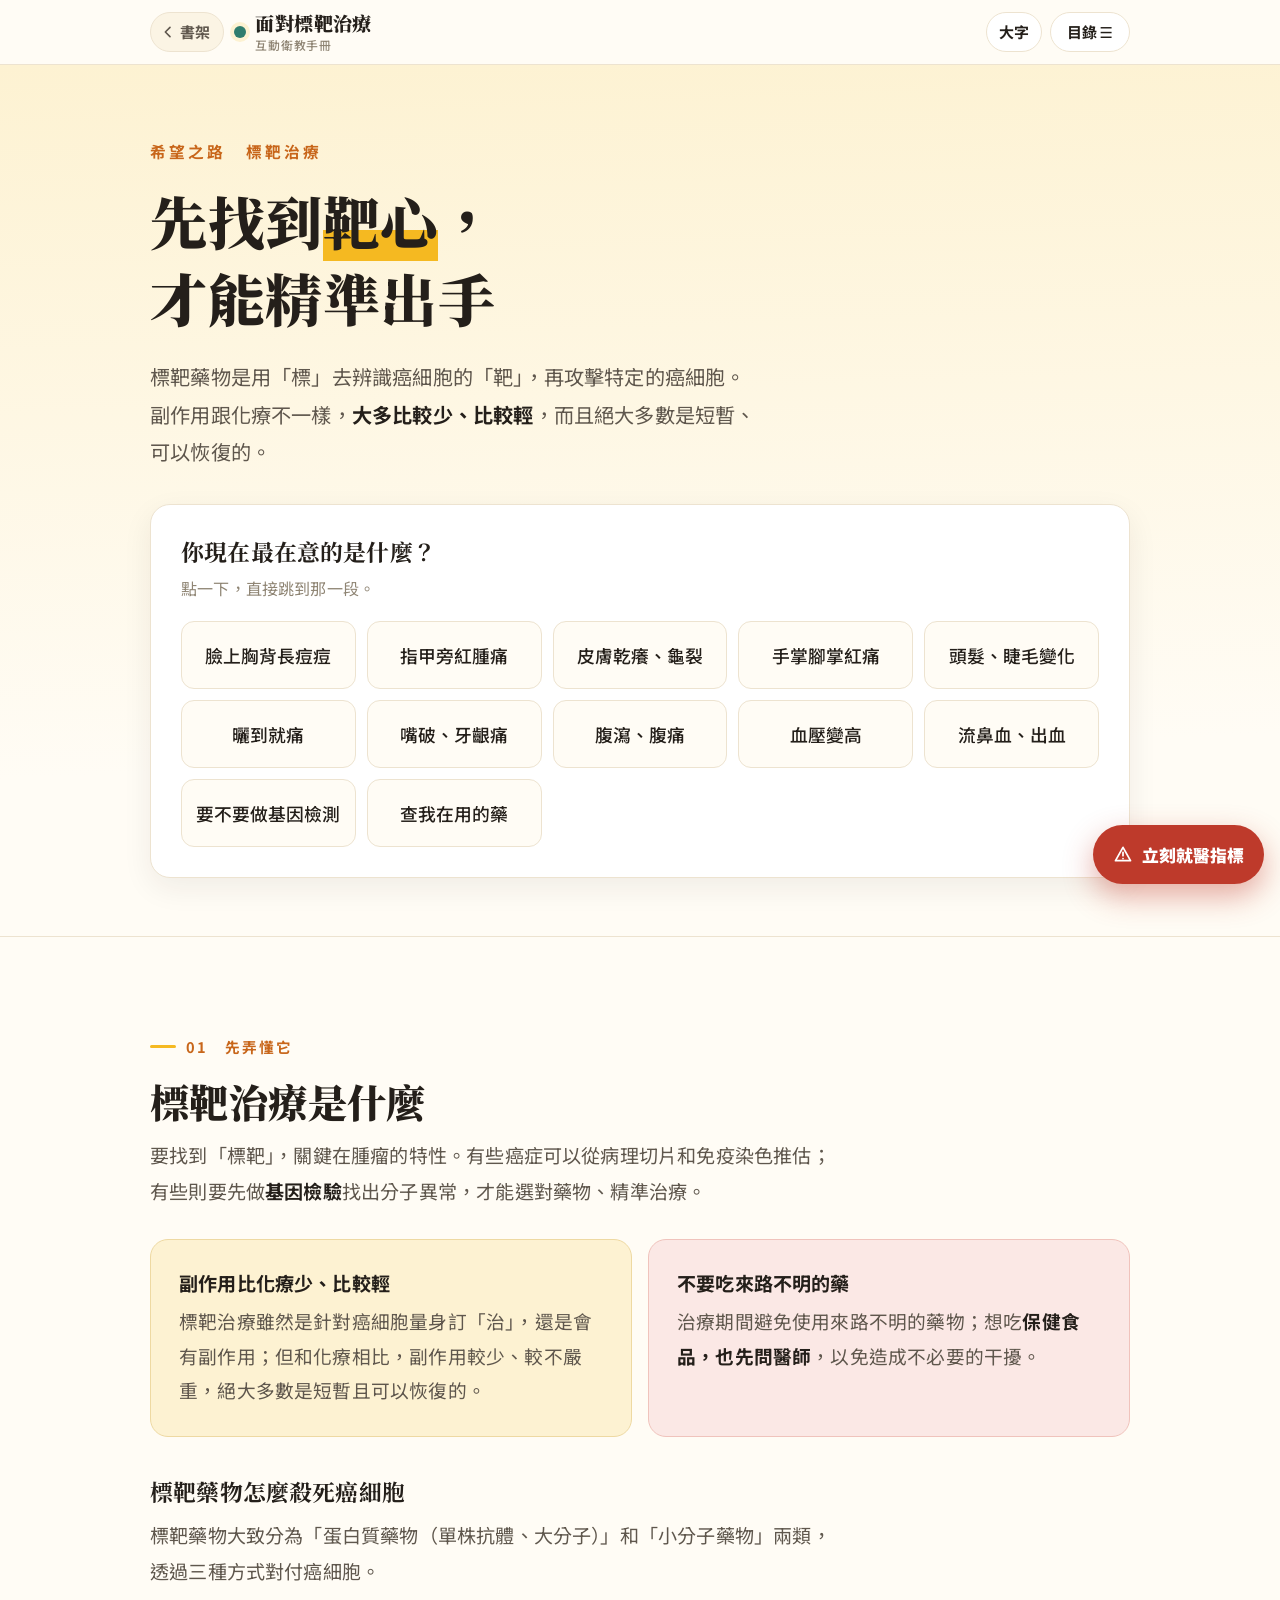
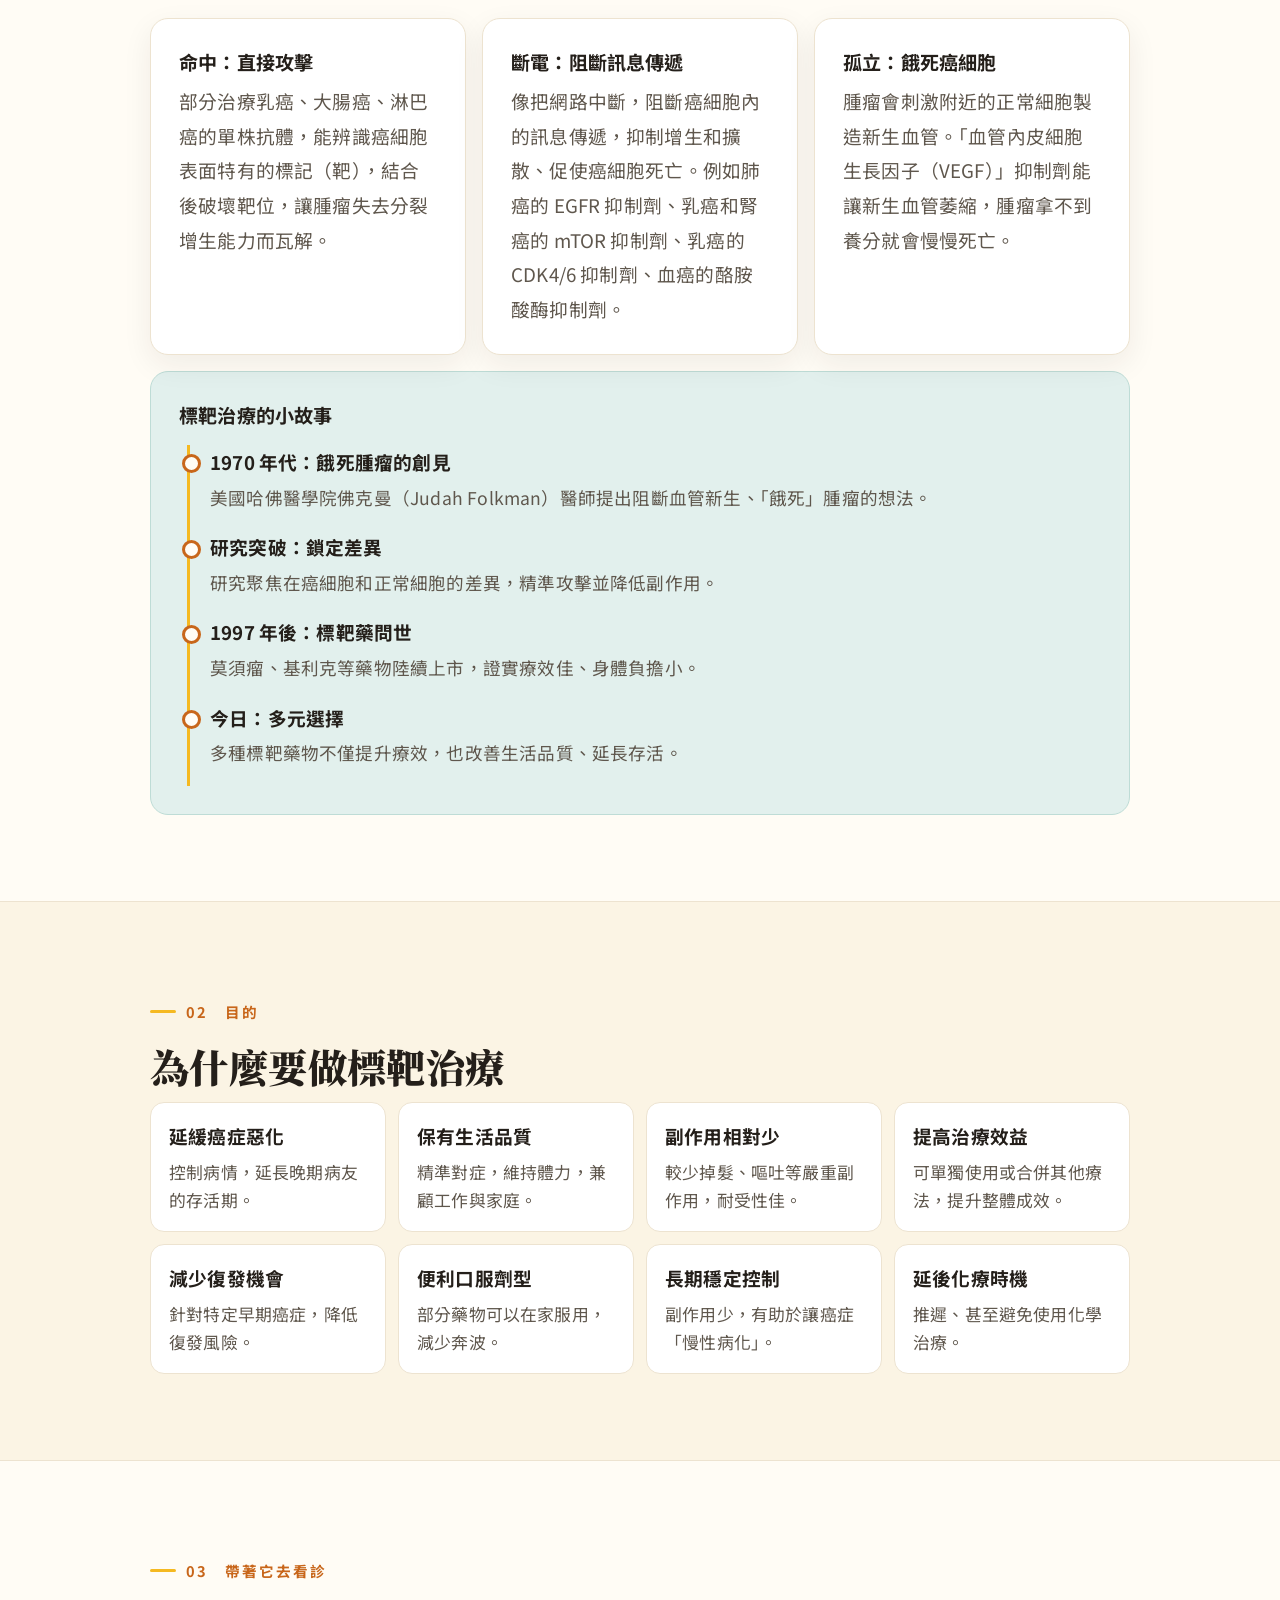
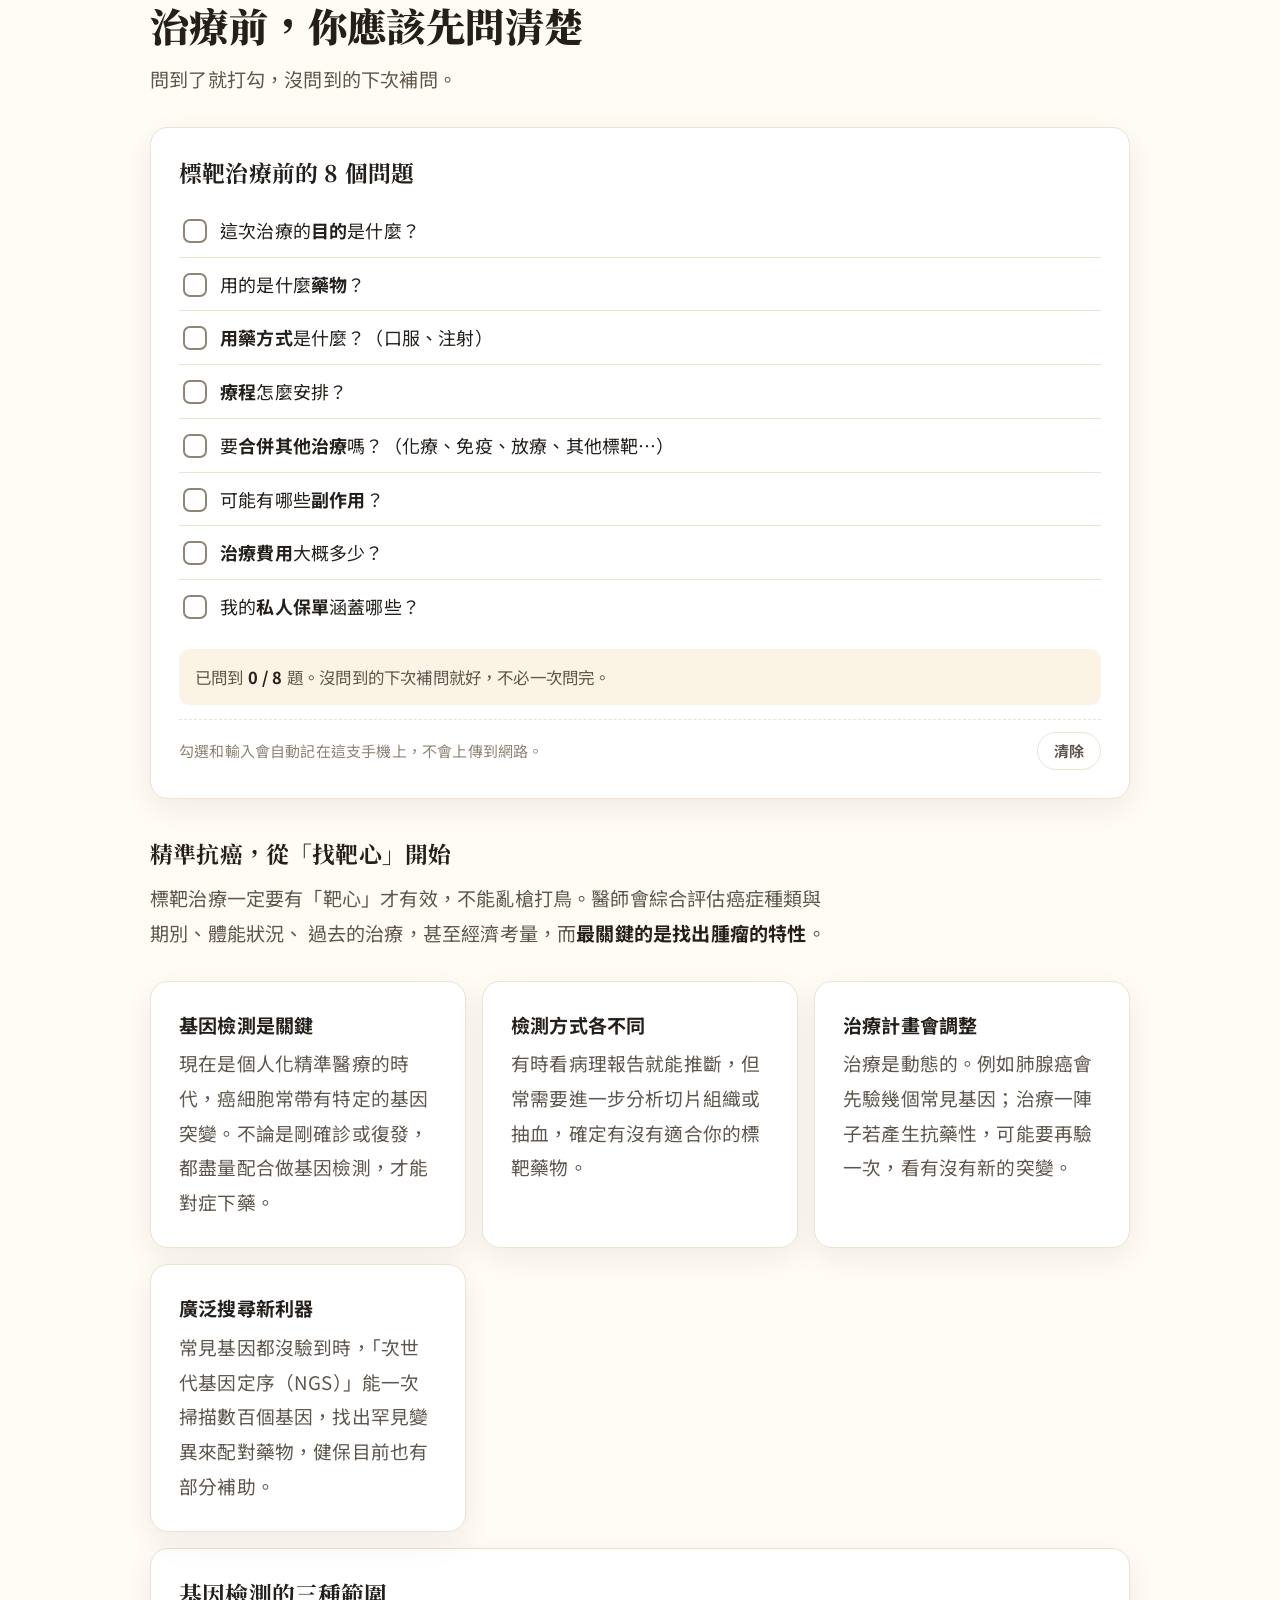
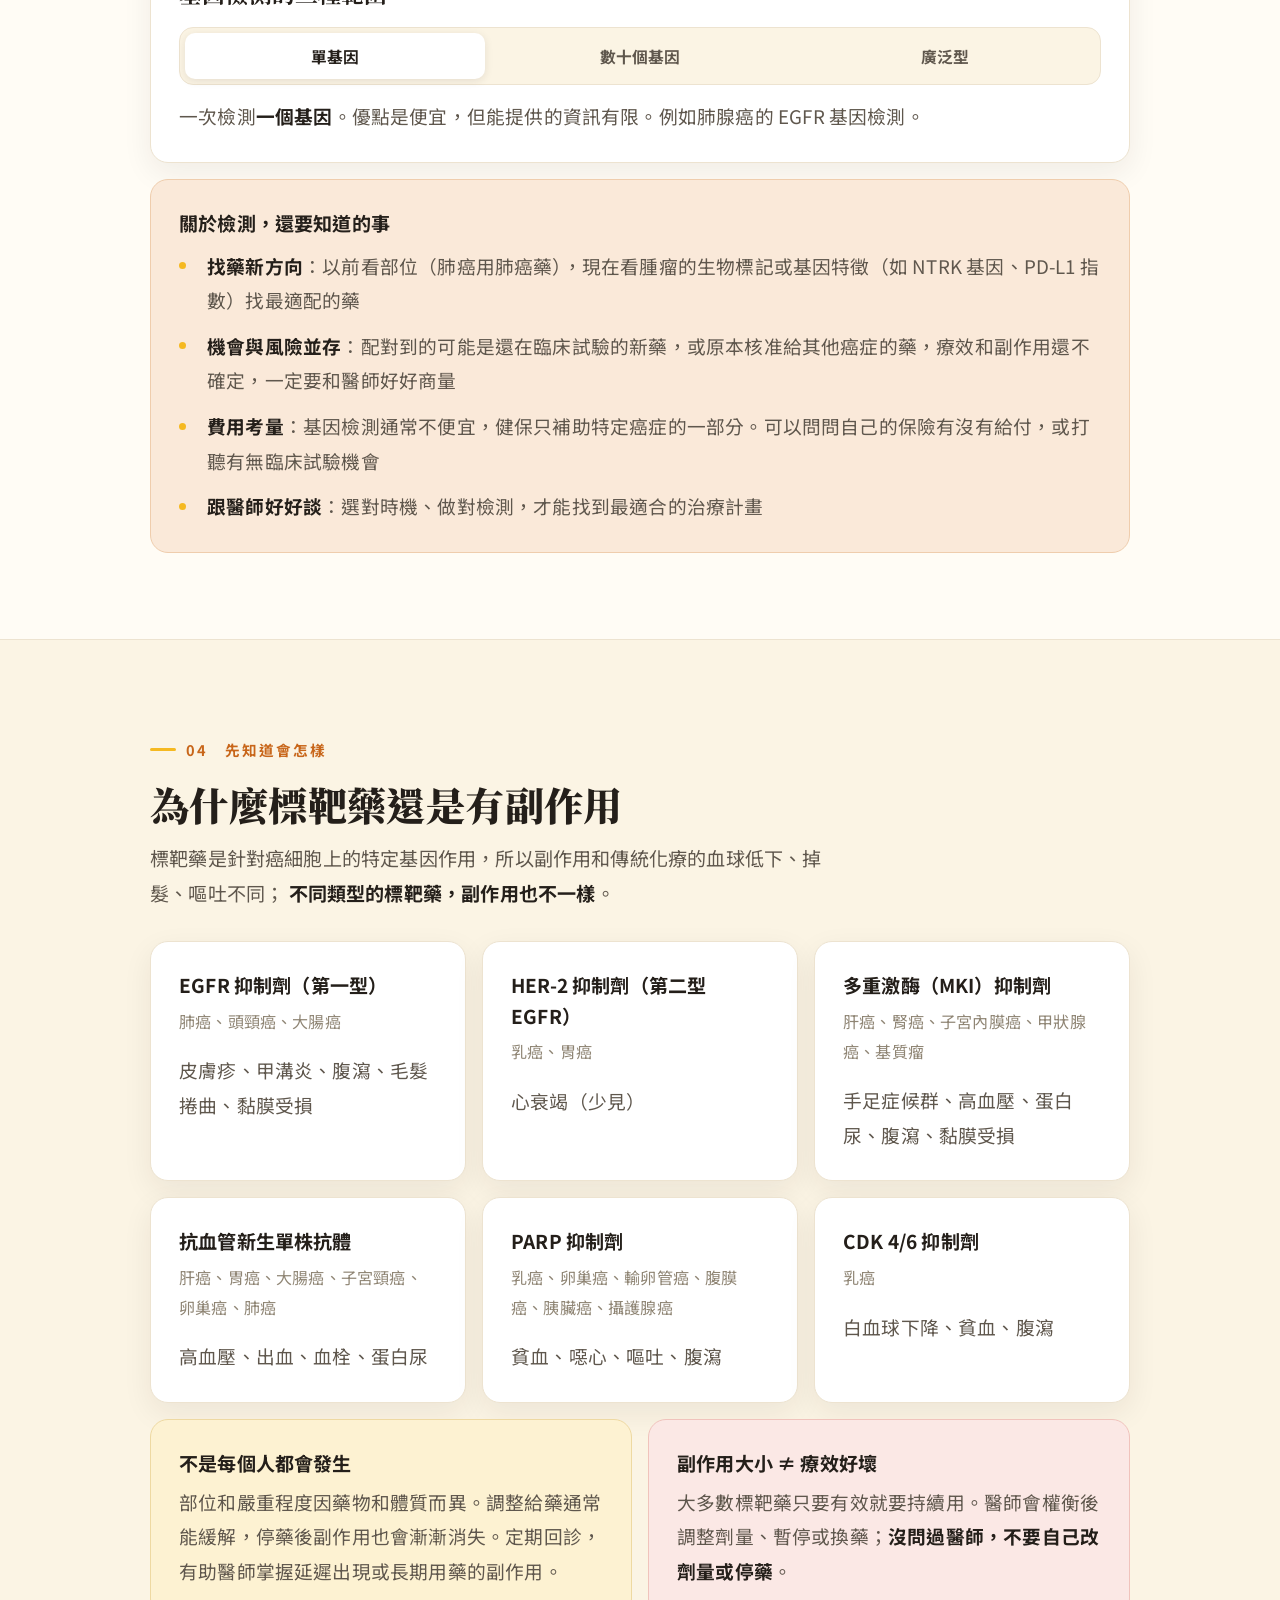
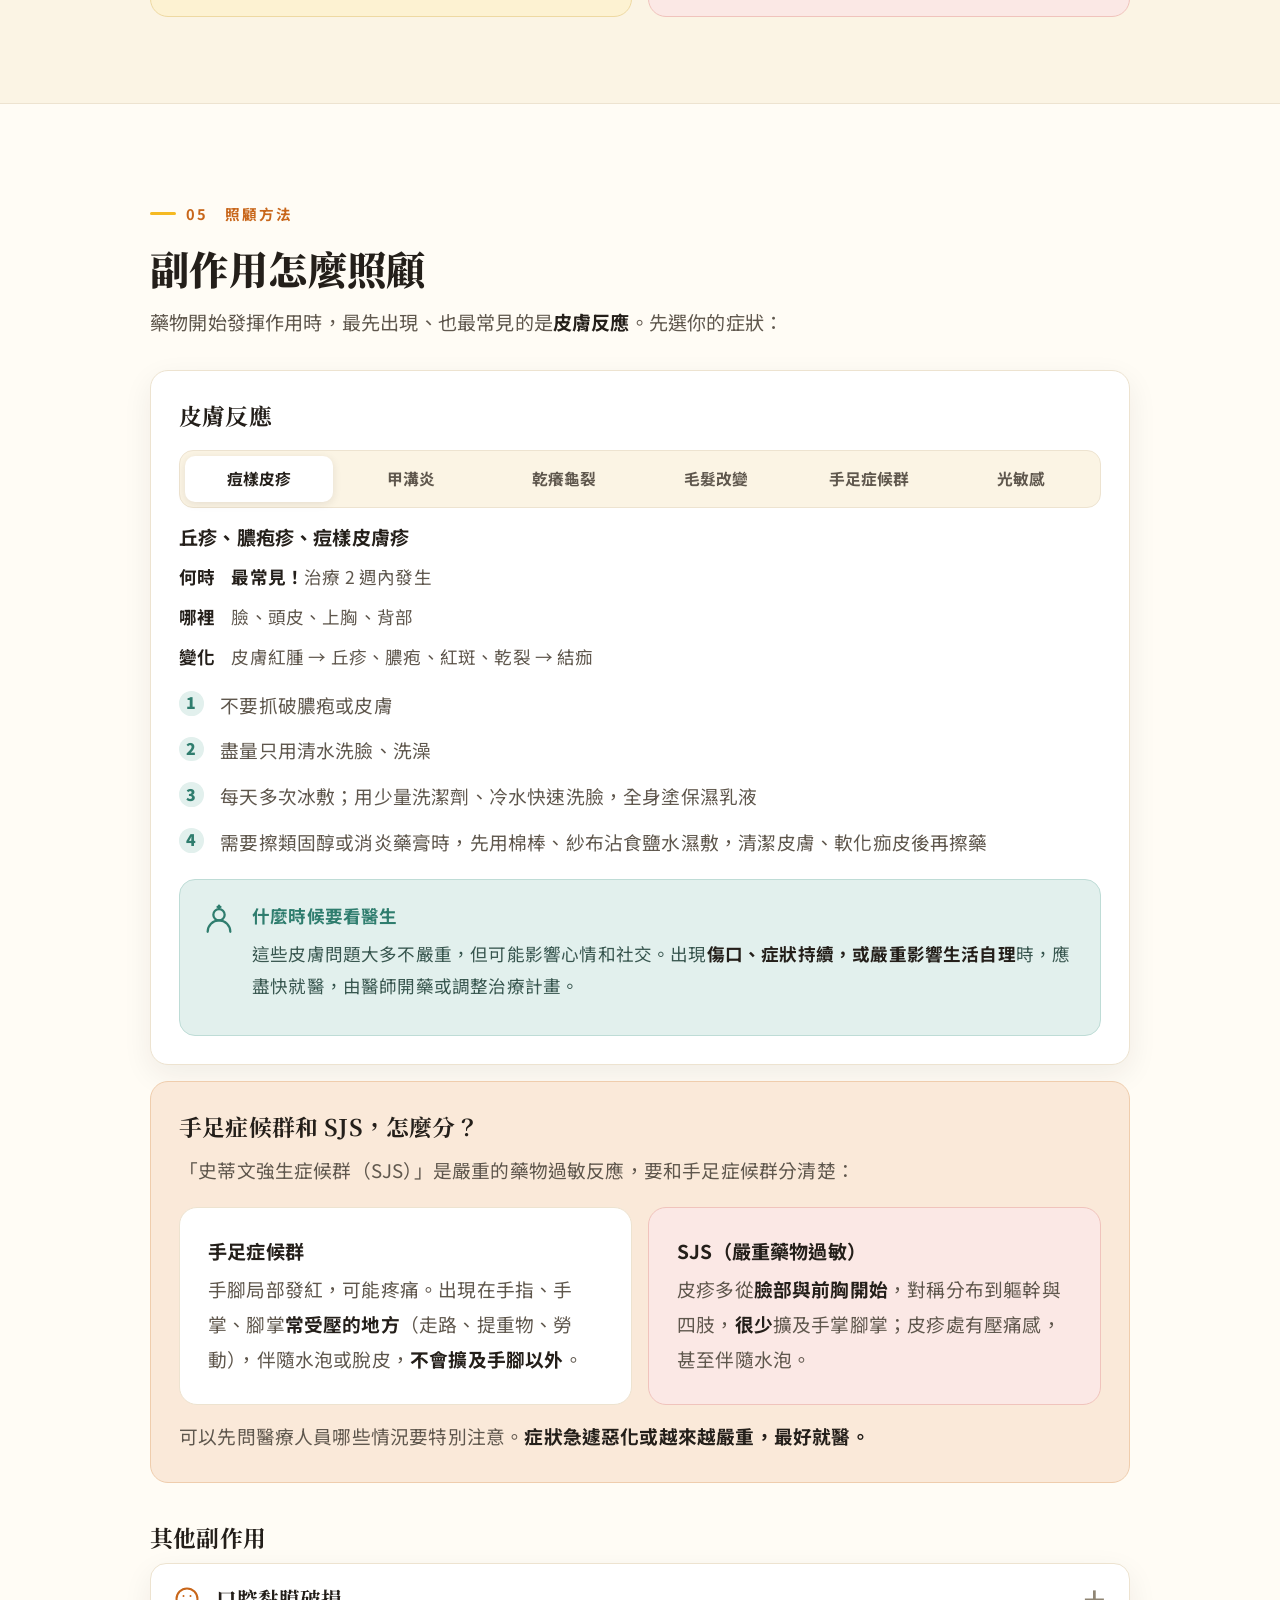
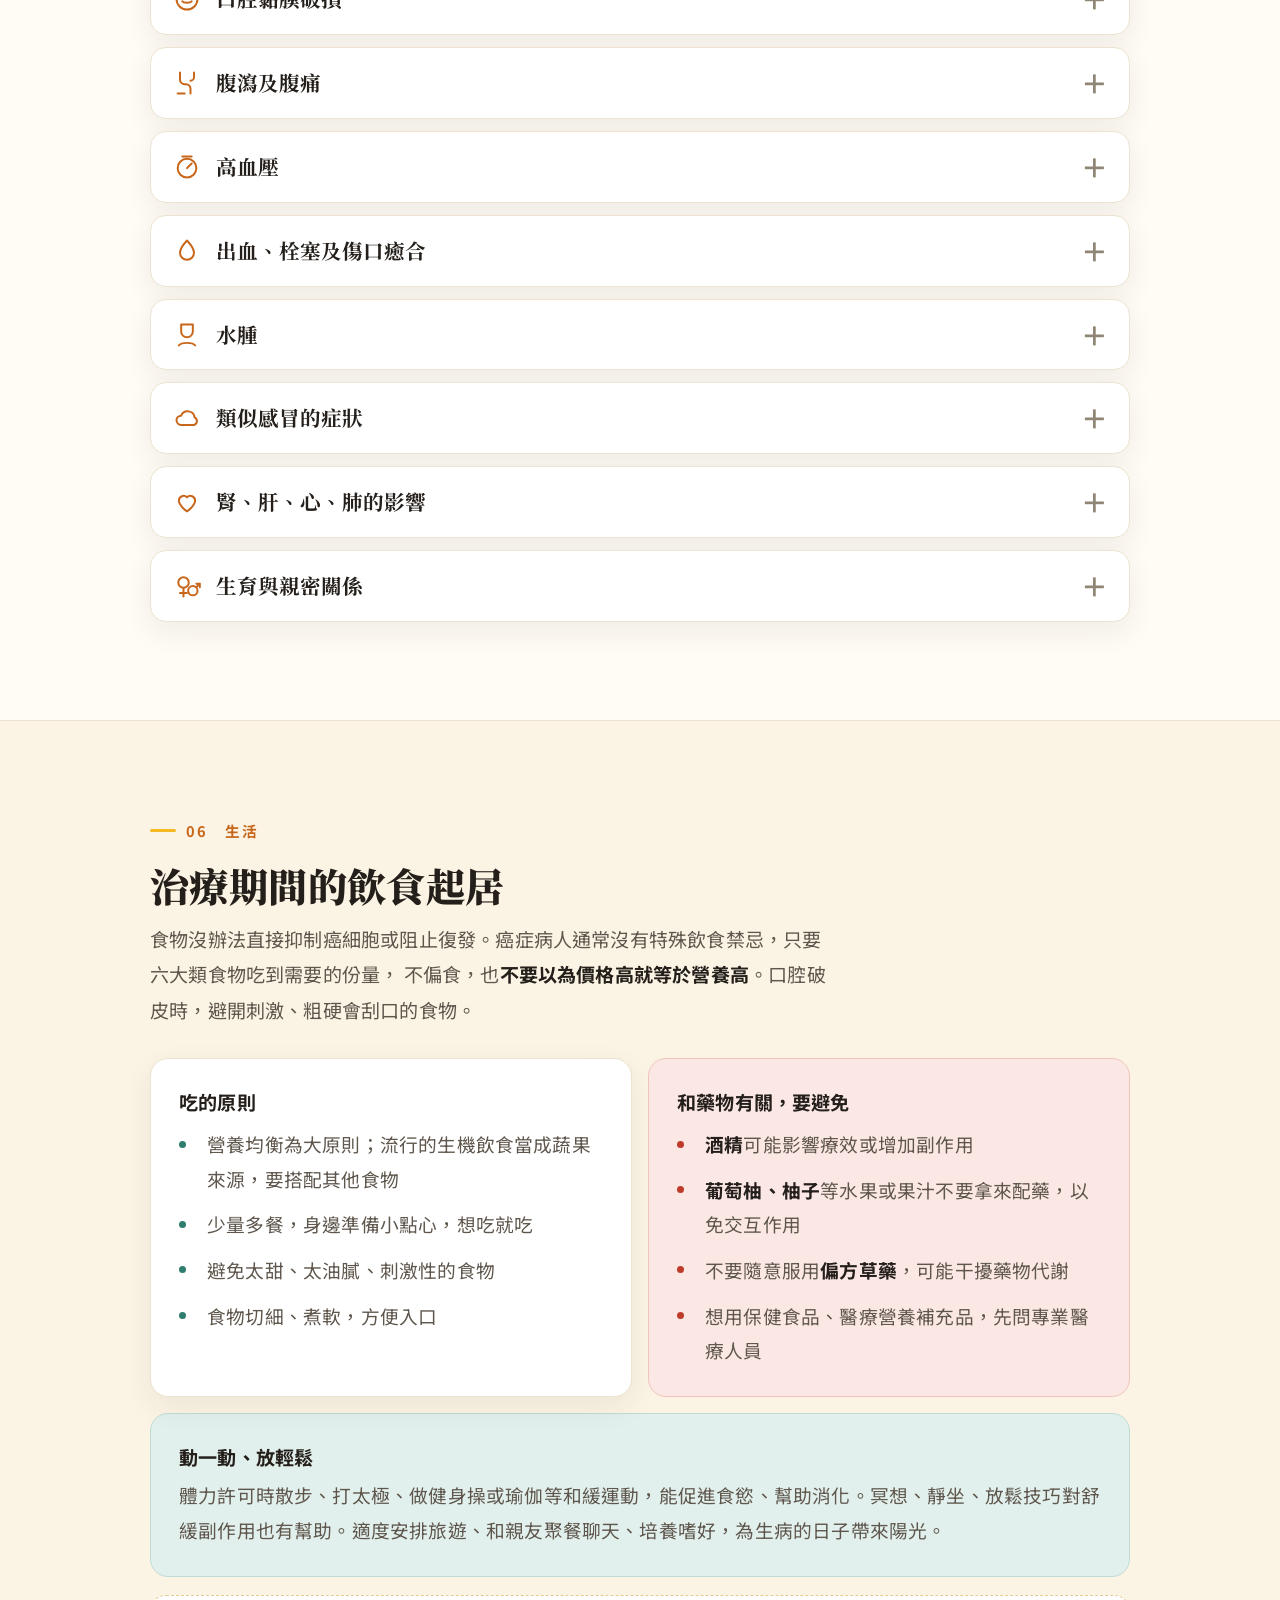
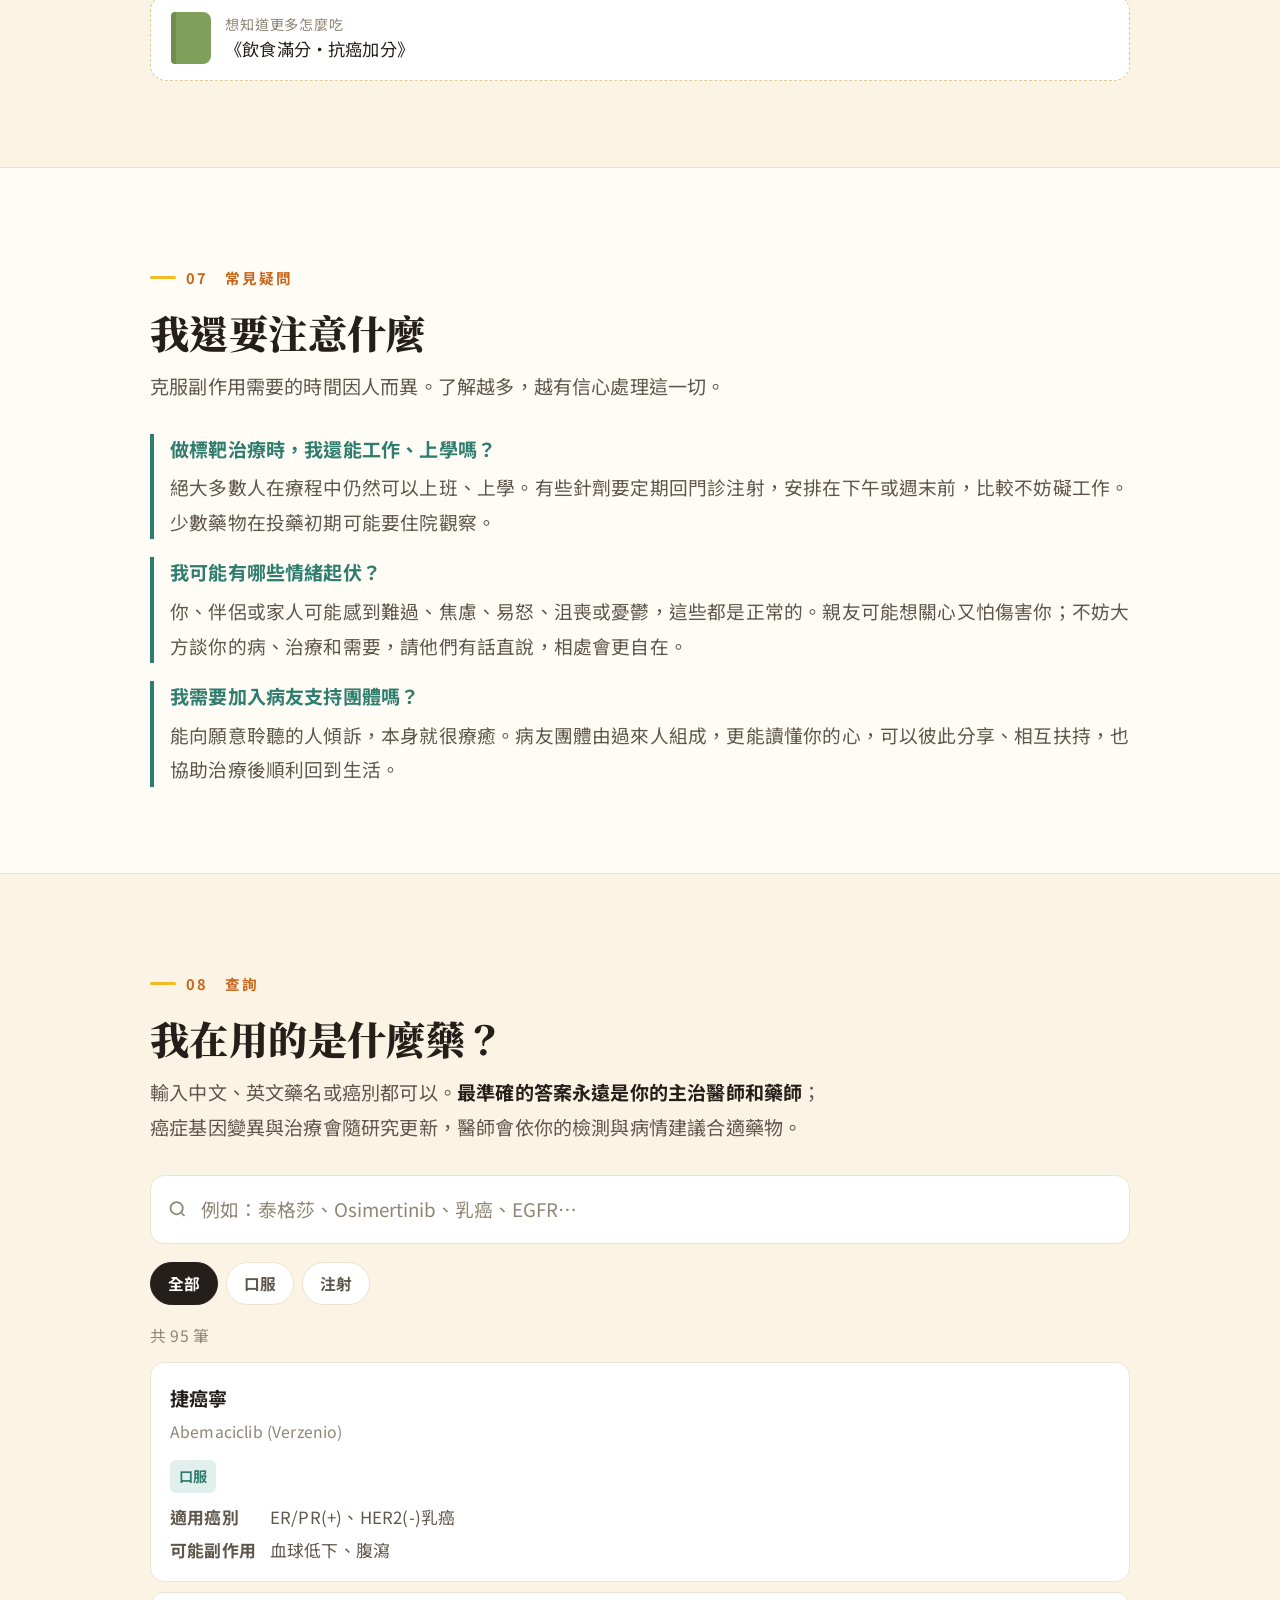
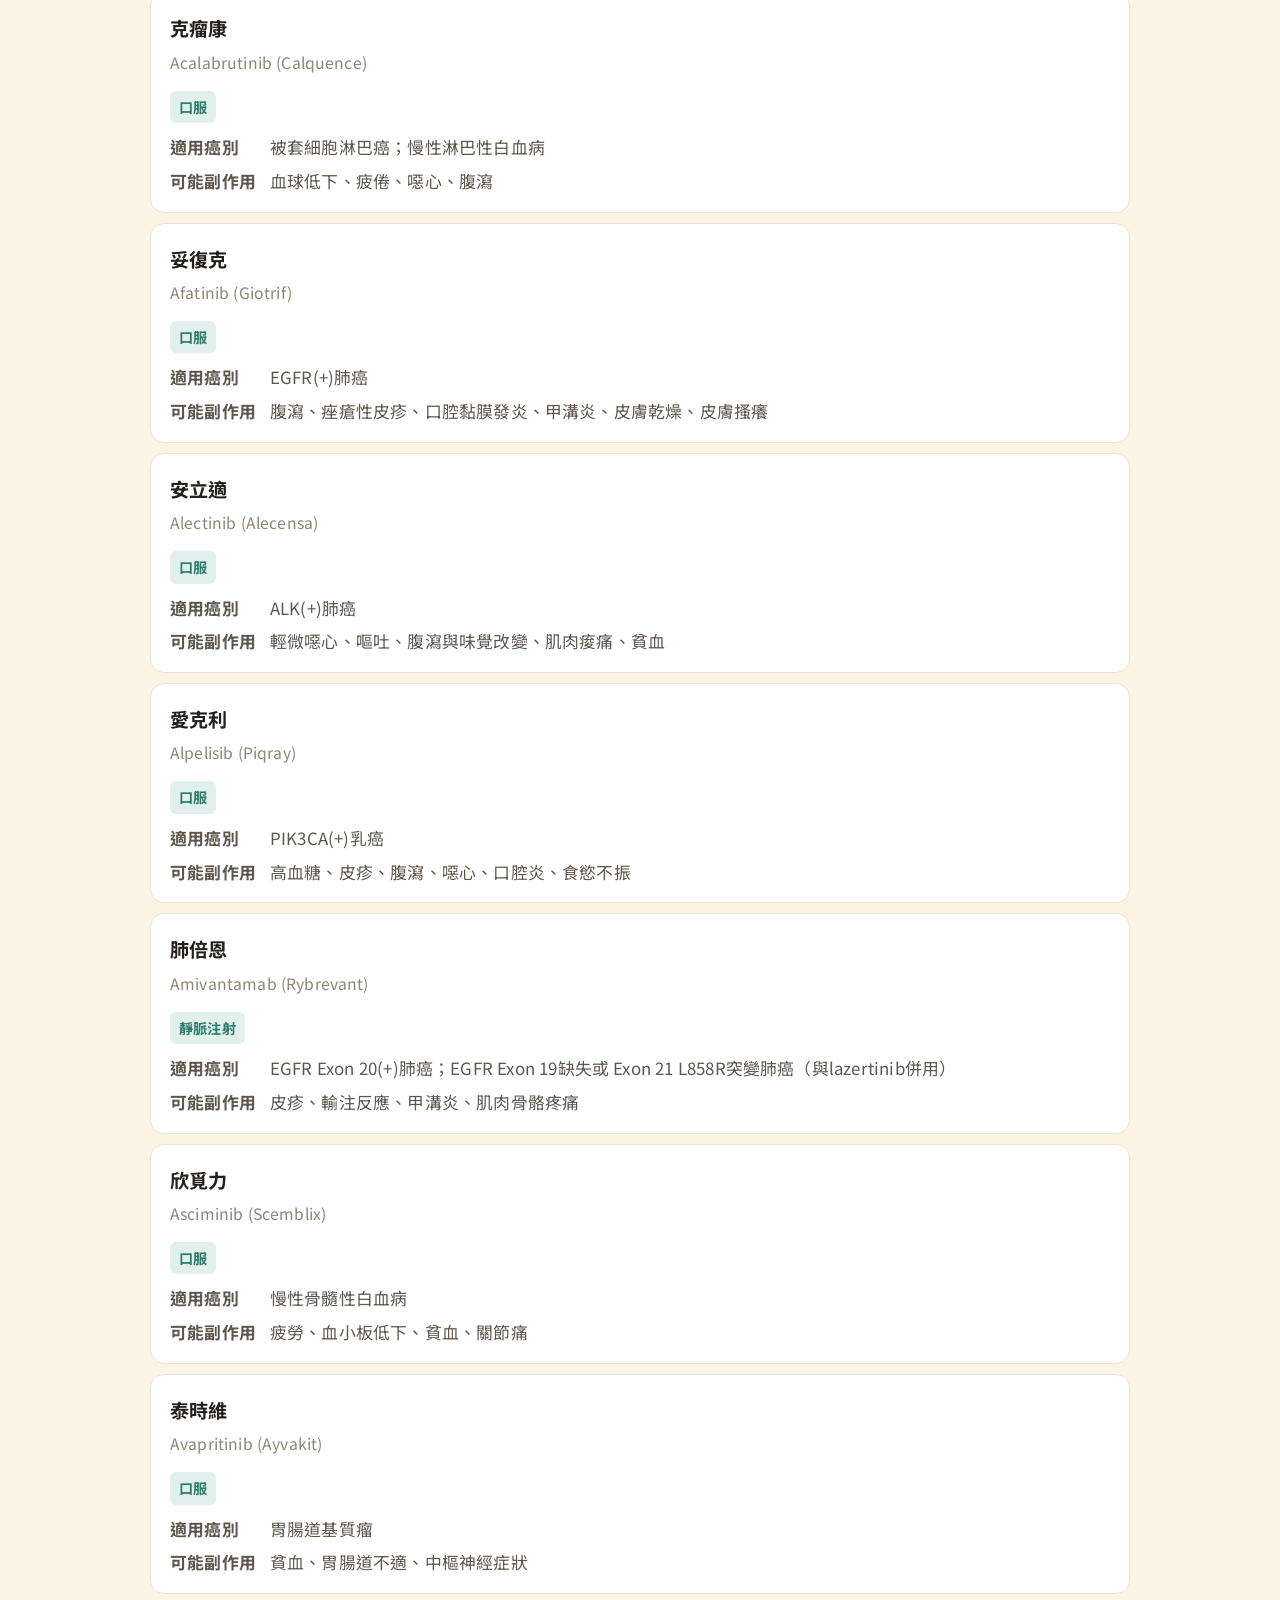
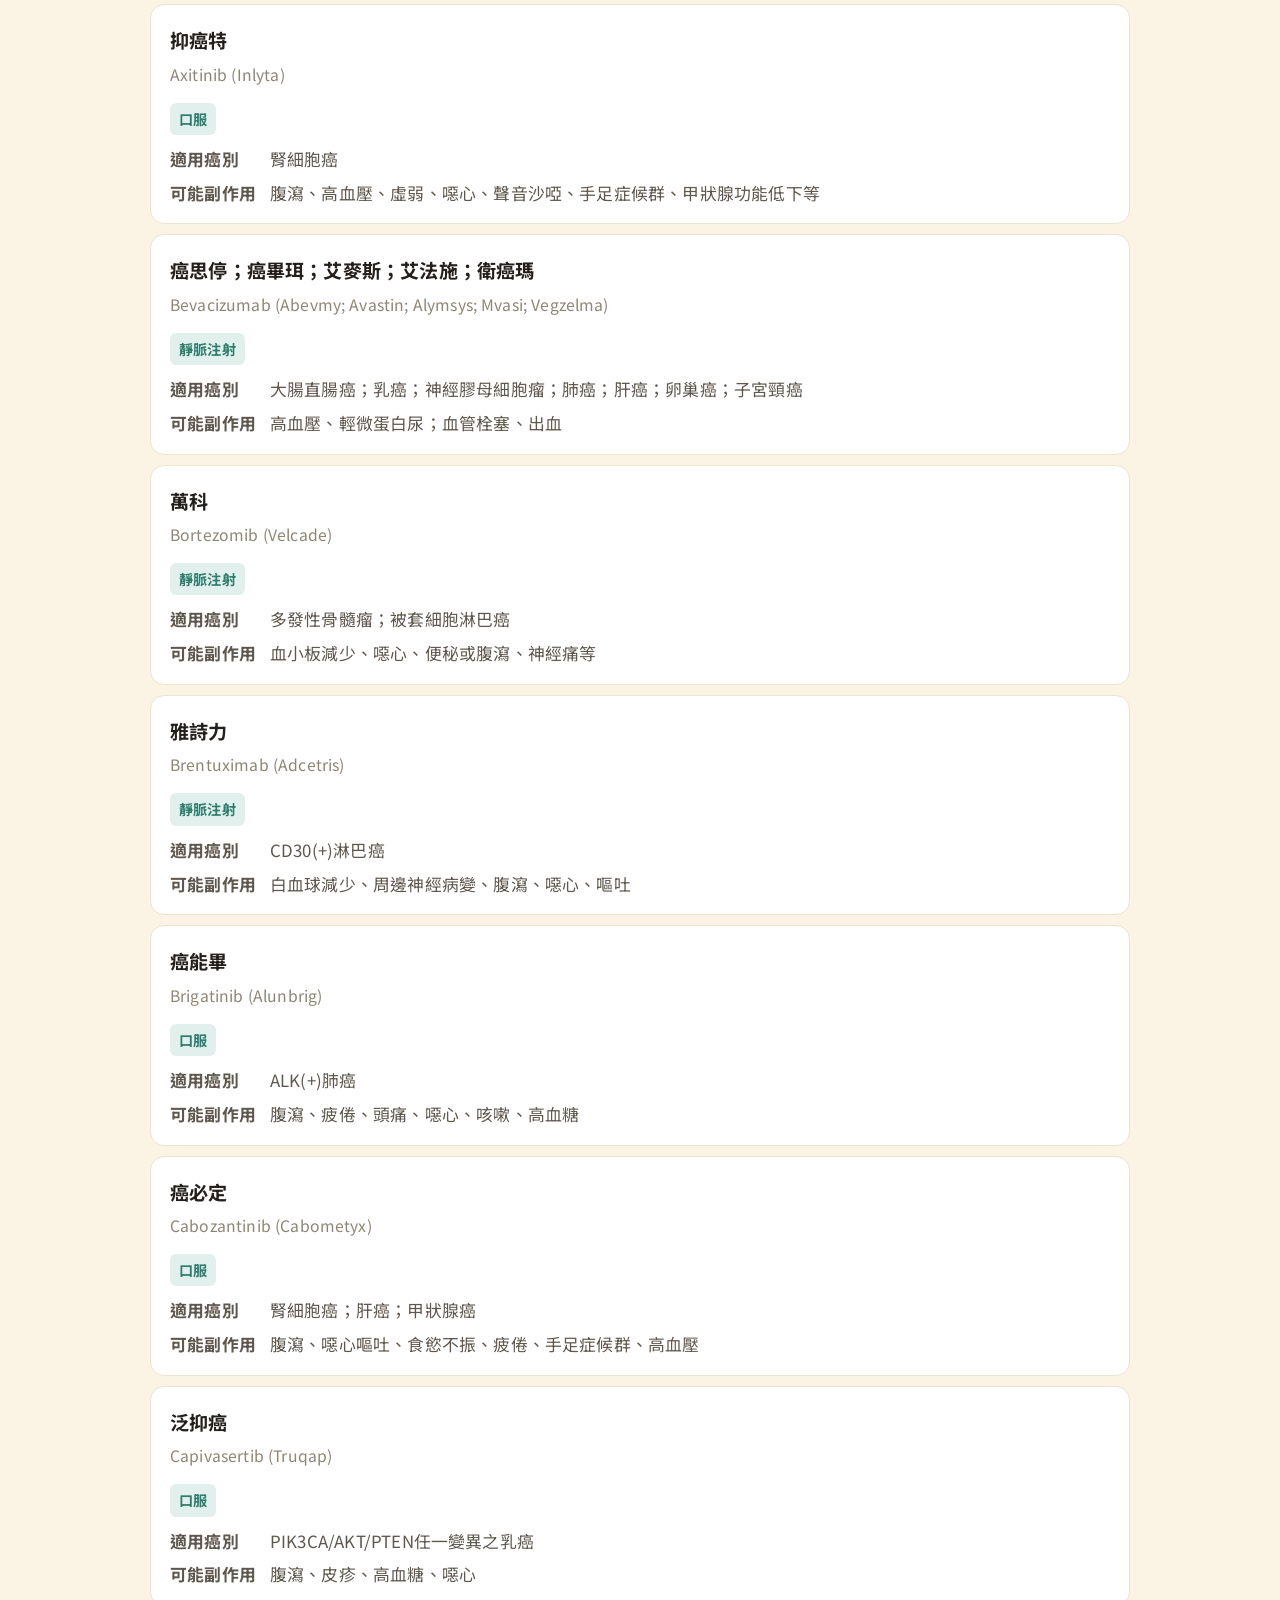
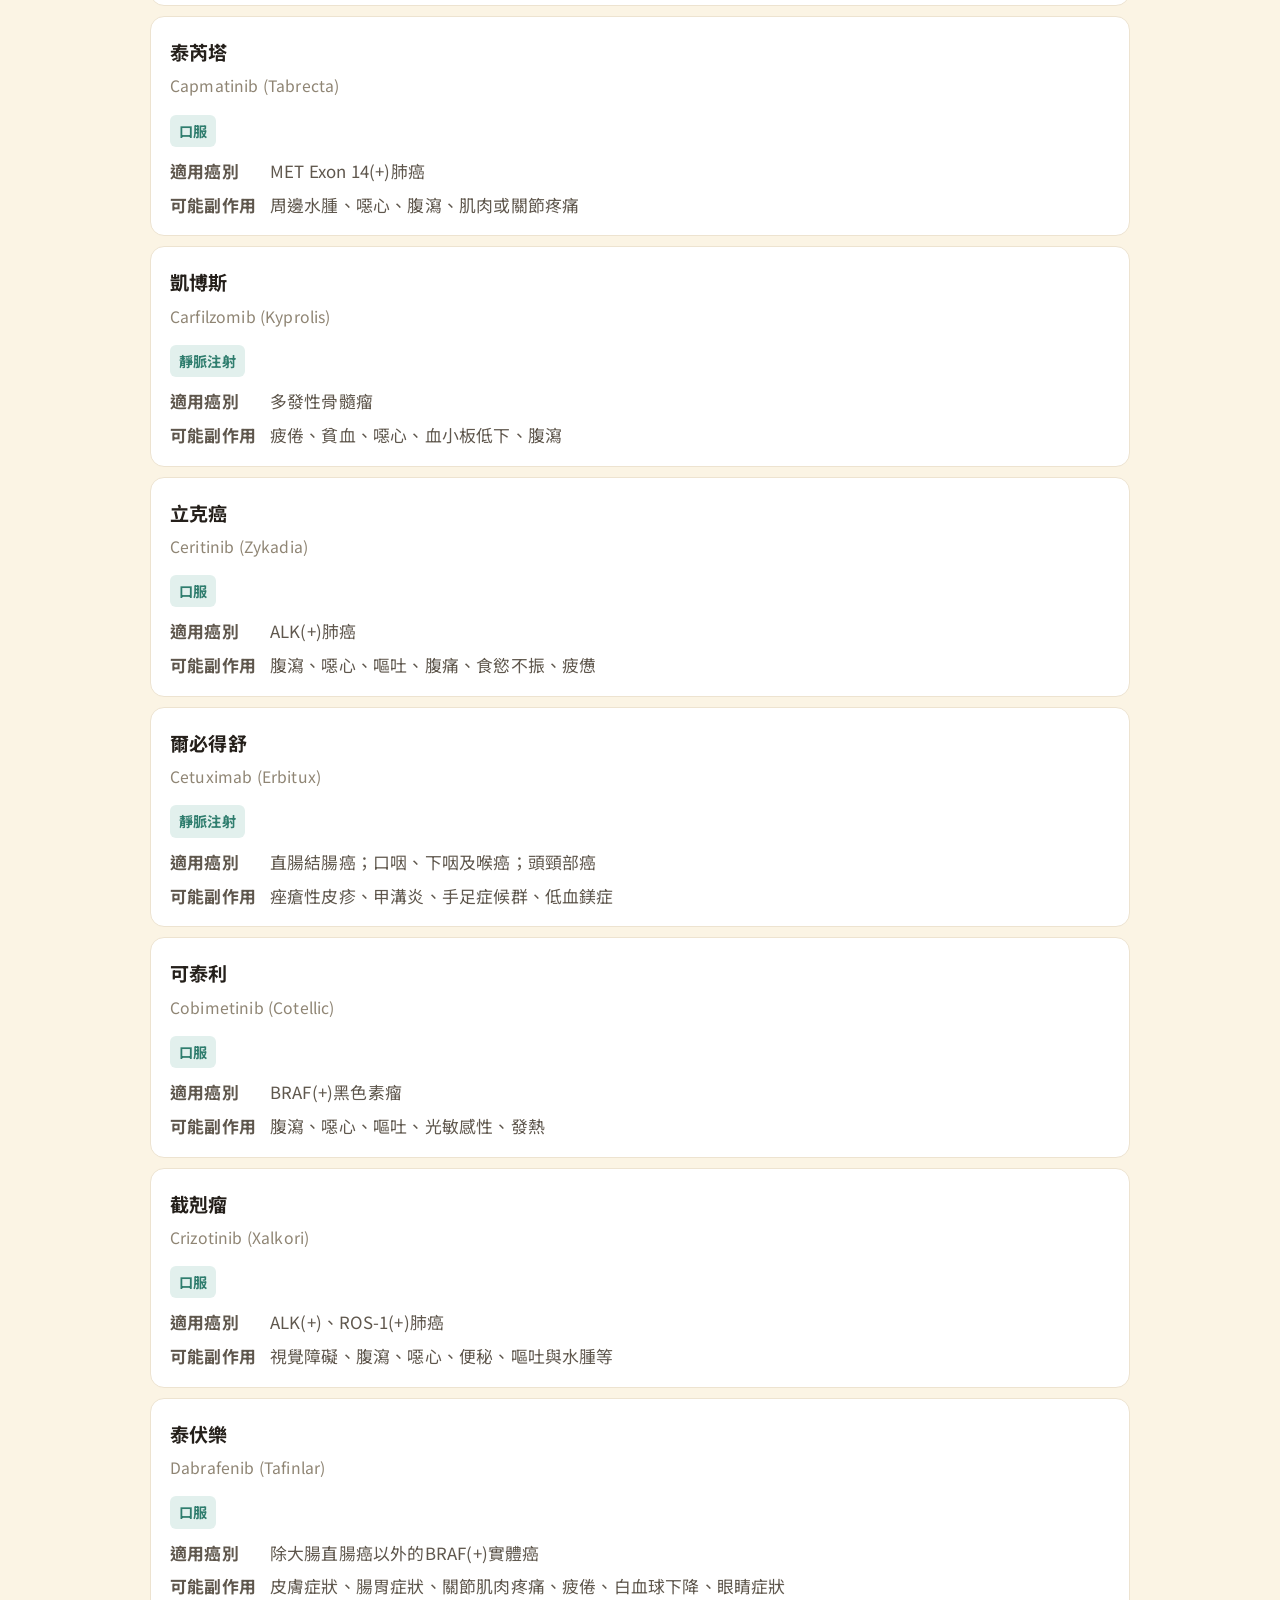
<file: targeted/index.html>
<!DOCTYPE html>
<html lang="zh-Hant">
<head>
<meta charset="UTF-8">
<meta name="viewport" content="width=device-width, initial-scale=1.0, viewport-fit=cover">
<meta name="theme-color" content="#FFFCF5">
<meta name="format-detection" content="telephone=no">
<title>面對標靶治療 · 互動衛教手冊</title>
<meta name="description" content="標靶治療的原理、基因檢測、皮膚與其他副作用照顧、藥物查詢。改編自癌症希望基金會《希望之路—面對標靶治療》。">
<link rel="preconnect" href="https://fonts.googleapis.com">
<link rel="preconnect" href="https://fonts.gstatic.com" crossorigin>
<link href="https://fonts.googleapis.com/css2?family=Noto+Serif+TC:wght@600;700;900&family=Noto+Sans+TC:wght@400;500;700;900&display=swap" rel="stylesheet">
<link rel="stylesheet" href="../assets/hope.css?v=20261118">
<style>:root{--accent:#2F7D6E}</style>
<script>try{if(localStorage.getItem('hope-big')==='1')document.documentElement.classList.add('big')}catch(e){}</script>
</head>
<body>

<svg style="display:none" aria-hidden="true">
  <symbol id="i-back" viewBox="0 0 24 24"><path d="M15 5l-7 7 7 7"/></symbol>
  <symbol id="i-mouth" viewBox="0 0 24 24"><circle cx="12" cy="12" r="9"/><path d="M8 14c1.2 1.6 6.8 1.6 8 0"/><path d="M9 9.5h.01M15 9.5h.01"/></symbol>
  <symbol id="i-gut" viewBox="0 0 24 24"><path d="M6 3v6a4 4 0 004 4h1a4 4 0 014 4v4"/><path d="M18 3v4a3 3 0 01-3 3"/><path d="M4 21h6"/></symbol>
  <symbol id="i-alert" viewBox="0 0 24 24"><path d="M12 4l9 16H3l9-16z"/><path d="M12 10v4M12 17.5h.01"/></symbol>
  <symbol id="i-nurse" viewBox="0 0 24 24"><path d="M12 13a4 4 0 100-8 4 4 0 000 8z"/><path d="M4 21a8 8 0 0116 0"/><path d="M12 2.5v2M11 3.5h2"/></symbol>
  <symbol id="i-blood" viewBox="0 0 24 24"><path d="M12 3s6 6.5 6 10.5A6 6 0 016 13.5C6 9.5 12 3 12 3z"/></symbol>
  <symbol id="i-organ" viewBox="0 0 24 24"><path d="M12 20s-7-4.6-7-9.4A4.1 4.1 0 0112 8a4.1 4.1 0 017 2.6c0 4.8-7 9.4-7 9.4z"/></symbol>
  <symbol id="i-fertility" viewBox="0 0 24 24"><circle cx="9" cy="9" r="4.5"/><path d="M9 13.5V21M6 18h6"/><circle cx="17" cy="16" r="4"/><path d="M20 13l3-3M20 10h3v3"/></symbol>
  <symbol id="i-search" viewBox="0 0 24 24"><circle cx="11" cy="11" r="7"/><path d="M20 20l-4-4"/></symbol>
  <symbol id="i-pressure" viewBox="0 0 24 24"><circle cx="12" cy="13" r="8"/><path d="M12 13l4-4"/><path d="M8 3h8"/></symbol>
  <symbol id="i-swell" viewBox="0 0 24 24"><path d="M7 3h10v6a5 5 0 01-10 0V3z"/><path d="M5 21c2-3 12-3 14 0"/></symbol>
  <symbol id="i-flu" viewBox="0 0 24 24"><path d="M7 18a4 4 0 010-8 6 6 0 0111.5 1.5A3.5 3.5 0 0118 18H7z"/></symbol>
</svg>

<header class="topbar">
  <div class="topbar-in">
    <a href="../index.html" class="shelf-link" aria-label="回到書架"><svg><use href="#i-back"/></svg><span class="lb">書架</span></a>
    <a href="#top" class="brand">
      <span class="dot"></span>
      <span>面對標靶治療<small>互動衛教手冊</small></span>
    </a>
    <div class="tb-actions">
      <button class="fs-btn" id="fsBtn" aria-label="切換大字">大字</button>
      <button class="nav-btn" id="tocBtn" aria-label="開啟目錄"><span class="lb">目錄 </span>☰</button>
    </div>
  </div>
</header>

<div class="toc" id="toc">
  <div class="toc-panel">
    <button class="toc-close" id="tocClose" aria-label="關閉目錄">✕</button>
    <h3>目錄</h3>
    <p class="hint">不必從頭看到尾，找你需要的那一段就好。</p>
    <a href="#s1"><i>01</i>標靶治療是什麼</a>
    <a href="#s2"><i>02</i>為什麼要做標靶治療</a>
    <a href="#s3"><i>03</i>治療前，先問清楚</a>
    <a href="#s4"><i>04</i>為什麼還是有副作用</a>
    <a href="#s5"><i>05</i>副作用怎麼照顧</a>
    <a href="#s6"><i>06</i>治療期間的飲食起居</a>
    <a href="#s7"><i>07</i>我還要注意什麼</a>
    <a href="#s8"><i>08</i>藥物查詢</a>
    <a href="#s9"><i>09</i>可以找誰幫忙</a>
    <a class="out" href="../index.html">回到書架，看其他手冊</a>
  </div>
</div>

<div id="top"></div>
<section class="hero">
  <div class="wrap">
    <div class="kicker">希望之路　標靶治療</div>
    <h1>先找到<em>靶心</em>，<br>才能精準出手</h1>
    <p class="lede">
      標靶藥物是用「標」去辨識癌細胞的「靶」，再攻擊特定的癌細胞。
      副作用跟化療不一樣，<b>大多比較少、比較輕</b>，而且絕大多數是短暫、可以恢復的。
    </p>

    <div class="picker">
      <h3>你現在最在意的是什麼？</h3>
      <p class="why">點一下，直接跳到那一段。</p>
      <div class="sym-grid">
        <button class="sym" data-go="sk-acne">臉上胸背長痘痘</button>
        <button class="sym" data-go="sk-nail">指甲旁紅腫痛</button>
        <button class="sym" data-go="sk-dry">皮膚乾癢、龜裂</button>
        <button class="sym" data-go="sk-hfs">手掌腳掌紅痛</button>
        <button class="sym" data-go="sk-hair">頭髮、睫毛變化</button>
        <button class="sym" data-go="sk-sun">曬到就痛</button>
        <button class="sym" data-go="a-mouth">嘴破、牙齦痛</button>
        <button class="sym" data-go="a-gut">腹瀉、腹痛</button>
        <button class="sym" data-go="a-bp">血壓變高</button>
        <button class="sym" data-go="a-bleed">流鼻血、出血</button>
        <button class="sym" data-go="s3b">要不要做基因檢測</button>
        <button class="sym" data-go="s8">查我在用的藥</button>
      </div>
    </div>
  </div>
</section>

<!-- 01 -->
<section class="band" id="s1">
  <div class="wrap">
    <div class="eyebrow">01　先弄懂它</div>
    <h2>標靶治療是什麼</h2>
    <p class="sub">
      要找到「標靶」，關鍵在腫瘤的特性。有些癌症可以從病理切片和免疫染色推估；
      有些則要先做<b>基因檢驗</b>找出分子異常，才能選對藥物、精準治療。
    </p>

    <div class="grid2">
      <div class="card sun">
        <h4>副作用比化療少、比較輕</h4>
        <p class="soft">標靶治療雖然是針對癌細胞量身訂「治」，還是會有副作用；但和化療相比，副作用較少、較不嚴重，絕大多數是短暫且可以恢復的。</p>
      </div>
      <div class="card bad">
        <h4>不要吃來路不明的藥</h4>
        <p class="soft">治療期間避免使用來路不明的藥物；想吃<b>保健食品，也先問醫師</b>，以免造成不必要的干擾。</p>
      </div>
    </div>

    <h3 class="mt2">標靶藥物怎麼殺死癌細胞</h3>
    <p class="sub">標靶藥物大致分為「蛋白質藥物（單株抗體、大分子）」和「小分子藥物」兩類，透過三種方式對付癌細胞。</p>
    <div class="grid3">
      <div class="card">
        <h4>命中：直接攻擊</h4>
        <p class="soft">部分治療乳癌、大腸癌、淋巴癌的單株抗體，能辨識癌細胞表面特有的標記（靶），結合後破壞靶位，讓腫瘤失去分裂增生能力而瓦解。</p>
      </div>
      <div class="card">
        <h4>斷電：阻斷訊息傳遞</h4>
        <p class="soft">像把網路中斷，阻斷癌細胞內的訊息傳遞，抑制增生和擴散、促使癌細胞死亡。例如肺癌的 EGFR 抑制劑、乳癌和腎癌的 mTOR 抑制劑、乳癌的 CDK4/6 抑制劑、血癌的酪胺酸酶抑制劑。</p>
      </div>
      <div class="card">
        <h4>孤立：餓死癌細胞</h4>
        <p class="soft">腫瘤會刺激附近的正常細胞製造新生血管。「血管內皮細胞生長因子（VEGF）」抑制劑能讓新生血管萎縮，腫瘤拿不到養分就會慢慢死亡。</p>
      </div>
    </div>

    <div class="card calm mt">
      <h4>標靶治療的小故事</h4>
      <ul class="tl-v" style="margin-top:14px">
        <li><b>1970 年代：餓死腫瘤的創見</b><span>美國哈佛醫學院佛克曼（Judah Folkman）醫師提出阻斷血管新生、「餓死」腫瘤的想法。</span></li>
        <li><b>研究突破：鎖定差異</b><span>研究聚焦在癌細胞和正常細胞的差異，精準攻擊並降低副作用。</span></li>
        <li><b>1997 年後：標靶藥問世</b><span>莫須瘤、基利克等藥物陸續上市，證實療效佳、身體負擔小。</span></li>
        <li><b>今日：多元選擇</b><span>多種標靶藥物不僅提升療效，也改善生活品質、延長存活。</span></li>
      </ul>
    </div>
  </div>
</section>

<!-- 02 -->
<section class="band tint" id="s2">
  <div class="wrap">
    <div class="eyebrow">02　目的</div>
    <h2>為什麼要做標靶治療</h2>
    <div class="mini">
      <div><b>延緩癌症惡化</b><span>控制病情，延長晚期病友的存活期。</span></div>
      <div><b>保有生活品質</b><span>精準對症，維持體力，兼顧工作與家庭。</span></div>
      <div><b>副作用相對少</b><span>較少掉髮、嘔吐等嚴重副作用，耐受性佳。</span></div>
      <div><b>提高治療效益</b><span>可單獨使用或合併其他療法，提升整體成效。</span></div>
      <div><b>減少復發機會</b><span>針對特定早期癌症，降低復發風險。</span></div>
      <div><b>便利口服劑型</b><span>部分藥物可以在家服用，減少奔波。</span></div>
      <div><b>長期穩定控制</b><span>副作用少，有助於讓癌症「慢性病化」。</span></div>
      <div><b>延後化療時機</b><span>推遲、甚至避免使用化學治療。</span></div>
    </div>
  </div>
</section>

<!-- 03 -->
<section class="band" id="s3">
  <div class="wrap">
    <div class="eyebrow">03　帶著它去看診</div>
    <h2>治療前，你應該先問清楚</h2>
    <p class="sub">問到了就打勾，沒問到的下次補問。</p>
    <div class="card">
      <h3>標靶治療前的 8 個問題</h3>
      <div data-checklist="askNote" data-done="八題都問到了。把答案記下來，之後回診都用得上。" style="margin-top:14px">
        <label class="chk"><input type="checkbox"><span>這次治療的<b>目的</b>是什麼？</span></label>
        <label class="chk"><input type="checkbox"><span>用的是什麼<b>藥物</b>？</span></label>
        <label class="chk"><input type="checkbox"><span><b>用藥方式</b>是什麼？（口服、注射）</span></label>
        <label class="chk"><input type="checkbox"><span><b>療程</b>怎麼安排？</span></label>
        <label class="chk"><input type="checkbox"><span>要<b>合併其他治療</b>嗎？（化療、免疫、放療、其他標靶…）</span></label>
        <label class="chk"><input type="checkbox"><span>可能有哪些<b>副作用</b>？</span></label>
        <label class="chk"><input type="checkbox"><span><b>治療費用</b>大概多少？</span></label>
        <label class="chk"><input type="checkbox"><span>我的<b>私人保單</b>涵蓋哪些？</span></label>
      </div>
      <div class="chk-note" id="askNote"></div>
    </div>

    <h3 class="mt2" id="s3b">精準抗癌，從「找靶心」開始</h3>
    <p class="sub">
      標靶治療一定要有「靶心」才有效，不能亂槍打鳥。醫師會綜合評估癌症種類與期別、體能狀況、
      過去的治療，甚至經濟考量，而<b>最關鍵的是找出腫瘤的特性</b>。
    </p>
    <div class="grid2">
      <div class="card"><h4>基因檢測是關鍵</h4><p class="soft">現在是個人化精準醫療的時代，癌細胞常帶有特定的基因突變。不論是剛確診或復發，都盡量配合做基因檢測，才能對症下藥。</p></div>
      <div class="card"><h4>檢測方式各不同</h4><p class="soft">有時看病理報告就能推斷，但常需要進一步分析切片組織或抽血，確定有沒有適合你的標靶藥物。</p></div>
      <div class="card"><h4>治療計畫會調整</h4><p class="soft">治療是動態的。例如肺腺癌會先驗幾個常見基因；治療一陣子若產生抗藥性，可能要再驗一次，看有沒有新的突變。</p></div>
      <div class="card"><h4>廣泛搜尋新利器</h4><p class="soft">常見基因都沒驗到時，「次世代基因定序（NGS）」能一次掃描數百個基因，找出罕見變異來配對藥物，健保目前也有部分補助。</p></div>
    </div>

    <div class="card seg-group mt">
      <h3>基因檢測的三種範圍</h3>
      <div class="seg" role="tablist">
        <button data-seg="g1" class="on">單基因</button>
        <button data-seg="g2">數十個基因</button>
        <button data-seg="g3">廣泛型</button>
      </div>
      <div class="seg-pane" data-seg="g1" id="s3-1"><p class="soft">一次檢測<b>一個基因</b>。優點是便宜，但能提供的資訊有限。例如肺腺癌的 EGFR 基因檢測。</p></div>
      <div class="seg-pane" data-seg="g2" id="s3-2"><p class="soft">一次檢測<b>數十個基因</b>，可提供標靶治療及免疫治療（MSI 檢測）的用藥參考。</p></div>
      <div class="seg-pane" data-seg="g3" id="s3-3"><p class="soft">一次檢測和癌症高度相關的 <b>400 個基因</b>，提供完整的用藥參考，包含化學治療、荷爾蒙治療、標靶治療及免疫治療（MSI 及 TMB 檢測）。</p></div>
    </div>

    <div class="card warn mt">
      <h4>關於檢測，還要知道的事</h4>
      <ul class="bul" style="margin-top:10px">
        <li><b>找藥新方向</b>：以前看部位（肺癌用肺癌藥），現在看腫瘤的生物標記或基因特徵（如 NTRK 基因、PD-L1 指數）找最適配的藥</li>
        <li><b>機會與風險並存</b>：配對到的可能是還在臨床試驗的新藥，或原本核准給其他癌症的藥，療效和副作用還不確定，一定要和醫師好好商量</li>
        <li><b>費用考量</b>：基因檢測通常不便宜，健保只補助特定癌症的一部分。可以問問自己的保險有沒有給付，或打聽有無臨床試驗機會</li>
        <li><b>跟醫師好好談</b>：選對時機、做對檢測，才能找到最適合的治療計畫</li>
      </ul>
    </div>
  </div>
</section>

<!-- 04 -->
<section class="band tint" id="s4">
  <div class="wrap">
    <div class="eyebrow">04　先知道會怎樣</div>
    <h2>為什麼標靶藥還是有副作用</h2>
    <p class="sub">
      標靶藥是針對癌細胞上的特定基因作用，所以副作用和傳統化療的血球低下、掉髮、嘔吐不同；
      <b>不同類型的標靶藥，副作用也不一樣</b>。
    </p>
    <div class="grid2">
      <div class="card"><h4>EGFR 抑制劑（第一型）</h4><p class="faint">肺癌、頭頸癌、大腸癌</p><p class="soft">皮膚疹、甲溝炎、腹瀉、毛髮捲曲、黏膜受損</p></div>
      <div class="card"><h4>HER-2 抑制劑（第二型 EGFR）</h4><p class="faint">乳癌、胃癌</p><p class="soft">心衰竭（少見）</p></div>
      <div class="card"><h4>多重激酶（MKI）抑制劑</h4><p class="faint">肝癌、腎癌、子宮內膜癌、甲狀腺癌、基質瘤</p><p class="soft">手足症候群、高血壓、蛋白尿、腹瀉、黏膜受損</p></div>
      <div class="card"><h4>抗血管新生單株抗體</h4><p class="faint">肝癌、胃癌、大腸癌、子宮頸癌、卵巢癌、肺癌</p><p class="soft">高血壓、出血、血栓、蛋白尿</p></div>
      <div class="card"><h4>PARP 抑制劑</h4><p class="faint">乳癌、卵巢癌、輸卵管癌、腹膜癌、胰臟癌、攝護腺癌</p><p class="soft">貧血、噁心、嘔吐、腹瀉</p></div>
      <div class="card"><h4>CDK 4/6 抑制劑</h4><p class="faint">乳癌</p><p class="soft">白血球下降、貧血、腹瀉</p></div>
    </div>

    <div class="grid2 mt">
      <div class="card sun">
        <h4>不是每個人都會發生</h4>
        <p class="soft">部位和嚴重程度因藥物和體質而異。調整給藥通常能緩解，停藥後副作用也會漸漸消失。定期回診，有助醫師掌握延遲出現或長期用藥的副作用。</p>
      </div>
      <div class="card bad">
        <h4>副作用大小 ≠ 療效好壞</h4>
        <p class="soft">大多數標靶藥只要有效就要持續用。醫師會權衡後調整劑量、暫停或換藥；<b>沒問過醫師，不要自己改劑量或停藥</b>。</p>
      </div>
    </div>
  </div>
</section>

<!-- 05 -->
<section class="band" id="s5">
  <div class="wrap">
    <div class="eyebrow">05　照顧方法</div>
    <h2>副作用怎麼照顧</h2>
    <p class="sub">藥物開始發揮作用時，最先出現、也最常見的是<b>皮膚反應</b>。先選你的症狀：</p>

    <div class="card seg-group">
      <h3>皮膚反應</h3>
      <div class="seg" role="tablist">
        <button data-seg="acne" class="on">痘樣皮疹</button>
        <button data-seg="nail">甲溝炎</button>
        <button data-seg="dry">乾癢龜裂</button>
        <button data-seg="hair">毛髮改變</button>
        <button data-seg="hfs">手足症候群</button>
        <button data-seg="sun">光敏感</button>
      </div>
      <div class="seg-pane" data-seg="acne" id="sk-acne">
        <h4>丘疹、膿疱疹、痘樣皮膚疹</h4>
        <dl class="spec" style="margin:10px 0 16px">
          <dt>何時</dt><dd><b>最常見！</b>治療 2 週內發生</dd>
          <dt>哪裡</dt><dd>臉、頭皮、上胸、背部</dd>
          <dt>變化</dt><dd>皮膚紅腫 → 丘疹、膿疱、紅斑、乾裂 → 結痂</dd>
        </dl>
        <ol class="num">
          <li>不要抓破膿疱或皮膚</li>
          <li>盡量只用清水洗臉、洗澡</li>
          <li>每天多次冰敷；用少量洗潔劑、冷水快速洗臉，全身塗保濕乳液</li>
          <li>需要擦類固醇或消炎藥膏時，先用棉棒、紗布沾食鹽水濕敷，清潔皮膚、軟化痂皮後再擦藥</li>
        </ol>
      </div>
      <div class="seg-pane" data-seg="nail" id="sk-nail">
        <h4>甲溝炎</h4>
        <dl class="spec" style="margin:10px 0 16px">
          <dt>何時</dt><dd>治療約 4～8 週</dd>
          <dt>哪裡</dt><dd>指甲根部，通常以<b>大腳趾</b>較嚴重</dd>
          <dt>變化</dt><dd>指甲周圍紅腫痛 → 邊緣化膿、肉芽組織增生、感染</dd>
        </dl>
        <ol class="num">
          <li>穿涼鞋、真皮透氣軟鞋墊，戴透氣手套、穿透氣襪子</li>
          <li>避免過度使用腳趾，如長時間走路、跑步、爬山</li>
          <li>指甲修成弧度方形，再用磨甲器把兩端尖角磨圓</li>
          <li>有傷口時適當包紮，用指套保護指頭</li>
          <li>嚴重時由醫師評估以抗生素、硝酸銀化學燒灼、冷凍、電燒或趾甲修剪術處理肉芽組織</li>
        </ol>
      </div>
      <div class="seg-pane" data-seg="dry" id="sk-dry">
        <h4>乾癢、龜裂</h4>
        <dl class="spec" style="margin:10px 0 16px">
          <dt>何時</dt><dd>治療約 4～6 週</dd>
          <dt>哪裡</dt><dd>四肢</dd>
          <dt>變化</dt><dd>乾燥、癢 → 脫皮、龜裂 → 裂傷、出血、形成傷口</dd>
        </dl>
        <ol class="num">
          <li>冰敷、用冷水和少量洗潔劑，不要過度搓洗</li>
          <li>加強保濕：臉上擦較不油的保濕乳；四肢塗含尿素、燕麥膠、凡士林的高保濕乳液</li>
          <li>洗完澡立刻塗醫療性保濕乳</li>
          <li>腳皮乾硬：一天塗兩次角質軟化膏、保養乳霜，按摩腳底促進角質代謝</li>
          <li>剪短指甲，癢時用輕拍的方式，不要抓出傷口</li>
        </ol>
      </div>
      <div class="seg-pane" data-seg="hair" id="sk-hair">
        <h4>毛髮改變（掉髮、捲毛）</h4>
        <dl class="spec" style="margin:10px 0 16px">
          <dt>何時</dt><dd>治療約 3 個月後逐漸發生</dd>
          <dt>變化</dt><dd>頭皮發炎、膿疱 → 毛囊炎 → 掉髮；或毛髮變長、濃密、捲曲 → 睫毛倒插 → 眼睛發炎</dd>
        </dl>
        <ol class="num">
          <li>每天用溫冷水洗頭，冷風吹乾，不要摳抓頭皮</li>
          <li>掉髮是頭皮發炎或膿疱引起，可以就醫。擦藥前先用棉棒、紗布沾食鹽水濕敷，清潔皮膚、軟化痂皮</li>
          <li><b>睫毛捲曲、倒插造成眼睛發炎時，需要就醫</b></li>
        </ol>
      </div>
      <div class="seg-pane" data-seg="hfs" id="sk-hfs">
        <h4>手足症候群</h4>
        <dl class="spec" style="margin:10px 0 16px">
          <dt>何時</dt><dd>治療約 2～6 週</dd>
          <dt>哪裡</dt><dd>手掌、腳掌</dd>
          <dt>變化</dt><dd>局部紅、痛 → 受壓處形成像雞眼的淺黃色角質 → 中央表皮潰爛、起水泡</dd>
        </dl>
        <ol class="num">
          <li>減少洗手，用溫和的洗潔劑</li>
          <li>多次塗抹含尿素、燕麥膠、凡士林的高保濕乳液，再戴上棉質手套</li>
          <li>做家事前先戴棉質手套、再戴塑膠手套，避免接觸清潔劑</li>
          <li>有傷口時，擦消炎藥膏後立刻塗保濕乳霜</li>
        </ol>
      </div>
      <div class="seg-pane" data-seg="sun" id="sk-sun">
        <h4>光敏感反應</h4>
        <dl class="spec" style="margin:10px 0 16px">
          <dt>哪裡</dt><dd>曬到太陽的皮膚，如臉、頸、手掌與前臂</dd>
          <dt>變化</dt><dd>像曬傷一樣疼痛；常見膚色改變、微血管擴張、苔癬狀疹、甲溝炎</dd>
        </dl>
        <ol class="num">
          <li>出門穿長袖、防紫外線衣物，戴寬邊帽</li>
          <li>使用 SPF ≧ 30 的防曬乳，並定時補擦</li>
          <li>避免刺激性乳膏，如含酒精、A 酸或殺菌藥膏</li>
        </ol>
      </div>
      <div class="nurse" style="margin-top:20px">
        <svg><use href="#i-nurse"/></svg>
        <div>
          <div class="t">什麼時候要看醫生</div>
          <p>這些皮膚問題大多不嚴重，但可能影響心情和社交。出現<b>傷口、症狀持續，或嚴重影響生活自理</b>時，應盡快就醫，由醫師開藥或調整治療計畫。</p>
        </div>
      </div>
    </div>

    <div class="card warn mt">
      <h3>手足症候群和 SJS，怎麼分？</h3>
      <p class="soft">「史蒂文強生症候群（SJS）」是嚴重的藥物過敏反應，要和手足症候群分清楚：</p>
      <div class="grid2 mt">
        <div class="card" style="box-shadow:none">
          <h4>手足症候群</h4>
          <p class="soft">手腳局部發紅，可能疼痛。出現在手指、手掌、腳掌<b>常受壓的地方</b>（走路、提重物、勞動），伴隨水泡或脫皮，<b>不會擴及手腳以外</b>。</p>
        </div>
        <div class="card bad" style="box-shadow:none">
          <h4>SJS（嚴重藥物過敏）</h4>
          <p class="soft">皮疹多從<b>臉部與前胸開始</b>，對稱分布到軀幹與四肢，<b>很少</b>擴及手掌腳掌；皮疹處有壓痛感，甚至伴隨水泡。</p>
        </div>
      </div>
      <p class="soft" style="margin-top:14px">可以先問醫療人員哪些情況要特別注意。<b>症狀急遽惡化或越來越嚴重，最好就醫。</b></p>
    </div>

    <h3 class="mt2">其他副作用</h3>

    <div class="acc" id="a-mouth">
      <button class="acc-h"><svg class="ic"><use href="#i-mouth"/></svg>口腔黏膜破損<span class="cv">＋</span></button>
      <div class="acc-b">
        <p>常見口腔破皮、發炎、牙齦發紅出血；其次是臉頰、舌頭、牙齦、口腔底部的潰瘍或口內瘡，從針頭到豌豆大小都有。常因怕痛而疏於清潔，反而容易感染。</p>
        <h4 style="margin-top:16px">清潔</h4>
        <ul class="bul g">
          <li>治療前先去牙科<b>洗牙、清牙結石</b>，治療蛀牙和牙周病</li>
          <li>三餐飯後和睡前用軟毛牙刷輕輕刷牙；不方便刷時用漱口水漱口</li>
          <li>選<b>食鹽水或無酒精</b>的漱口水，減少刺激</li>
          <li>吃室溫或清涼、好入口的食物，避免熱食、辛辣、粗糙、刺激性食物；必要時可用冰塊鈍化口腔感覺</li>
          <li>吞藥有困難時，先問醫護或藥師藥錠能不能剝半、磨粉或溶水——<b>有些標靶藥不適合磨粉分次吃</b></li>
        </ul>
        <h4 style="margin-top:18px">潰瘍的處理</h4>
        <ul class="bul g">
          <li>牙齦敏感或長瘡時，用沾濕的棉花棒、漱口水清潔</li>
          <li>止痛：在潰瘍處塗口內膏，或用含類固醇、止痛成分的漱口水或噴劑；必要時請醫師開止痛藥</li>
        </ul>
      </div>
    </div>

    <div class="acc" id="a-gut">
      <button class="acc-h"><svg class="ic"><use href="#i-gut"/></svg>腹瀉及腹痛<span class="cv">＋</span></button>
      <div class="acc-b">
        <p>排便次數變多、糞便稀軟是最常見的副作用；有些標靶藥空腹吃時，可能胃痛、噁心或胃口不佳。</p>
        <div class="card bad" style="margin:14px 0">
          <p style="margin:0">每天排便<b>比平常多 7 次以上</b>、伴隨<b>腹部絞痛</b>、或<b>腹瀉 2～3 天以上</b>，要盡快和醫師聯絡，評估是否腸胃道發炎。</p>
        </div>
        <p class="soft">醫師可能預先開備用的緩瀉藥、止瀉劑，最好隨身攜帶並依指示使用。不要自己改標靶藥劑量或停藥。</p>
        <h4 style="margin-top:16px">希望的叮嚀</h4>
        <ul class="bul g">
          <li>除非有禁忌，每天補充足夠水分，保持電解質平衡</li>
          <li>吃清淡的食物，少量多餐，讓腸胃休息</li>
          <li>避免含酒精、辛辣、油膩的飲食</li>
          <li><b>避免高纖</b>：全穀飯、全麥麵包、燕麥粥、水果及果乾、花生、核果、菜籽、未過濾果汁、棗子、黑棗、番石榴，以及易產氣的豆類、乳製品、青花菜、甘藍菜</li>
          <li><b>改吃低纖低渣</b>：乾飯、烤土司、白饅頭、香蕉、清蛋糕、去皮去筋的嫩肉、魚肉、嫩菜葉、清果汁、去皮水果（蘋果、梨子、瓜類、葡萄、蓮霧）</li>
          <li>除非醫師指示，不要自己吃軟便劑、止瀉劑或腸胃成藥</li>
        </ul>
      </div>
    </div>

    <div class="acc" id="a-bp">
      <button class="acc-h"><svg class="ic"><use href="#i-pressure"/></svg>高血壓<span class="cv">＋</span></button>
      <div class="acc-b">
        <p>「血管內皮生長因子（VEGF）」抑制劑，不論針劑或口服，都可能讓血壓升高。血壓持續超出正常範圍時，要和醫師討論調整用藥。</p>
        <p class="soft">原本就有高血壓的人，可以請醫師評估調整降血壓藥的種類和劑量，避免交互作用讓血壓不穩。</p>
        <ul class="bul g">
          <li><b>每天量血壓並記錄</b></li>
          <li>有胸悶、頭暈，或血壓異常，請聯絡醫護人員</li>
        </ul>
      </div>
    </div>

    <div class="acc" id="a-bleed">
      <button class="acc-h"><svg class="ic"><use href="#i-blood"/></svg>出血、栓塞及傷口癒合<span class="cv">＋</span></button>
      <div class="acc-b">
        <p>阻斷腫瘤血管生成的標靶藥，會影響血管構造、干擾凝血、影響傷口癒合。治療期間要留意有無出血，如<b>流鼻血、鼻涕帶血絲或血塊、牙齦出血</b>。</p>
        <p class="soft">有胃潰瘍、十二指腸潰瘍、食道靜脈曲張病史，或平常吃止痛藥、抗凝血藥的人，治療後消化道潰瘍、出血、穿孔的風險可能提高。</p>
        <ul class="bul g">
          <li>避免用力擤鼻涕、挖鼻孔、咳嗽、打噴嚏、解便，以免黏膜受傷出血不止</li>
          <li>用軟毛牙刷輕柔刷牙，牙刷洗淨後放乾燥處</li>
          <li>牙齦出血或敏感時，用棉花棒沾牙膏輕輕清潔，或用無酒精漱口水</li>
          <li>避免解熱鎮痛的抗發炎藥，特別是含<b>阿斯匹靈、水楊酸</b>的成分</li>
        </ul>
        <div class="card bad" style="margin-top:16px">
          <p style="margin:0 0 8px"><b>出現以下情況，請立刻就醫：</b></p>
          <ul class="bul r">
            <li>胸痛、突然喘不過氣、視力異常、痙攣、說話困難——可能是<b>血栓</b></li>
            <li>糞便變成<b>瀝青狀</b>，同時上腹痛、頭昏眼花、站不穩或跌倒——可能是<b>消化道潰瘍出血</b></li>
          </ul>
        </div>
      </div>
    </div>

    <div class="acc" id="a-swell">
      <button class="acc-h"><svg class="ic"><use href="#i-swell"/></svg>水腫<span class="cv">＋</span></button>
      <div class="acc-b">
        <p class="soft">可能出現眼眶周圍或腳水腫，通常不必特別治療，除非皮膚破損引發感染。可以<b>減少鹽分</b>，加工食品常常鈉含量高，也要少吃。</p>
      </div>
    </div>

    <div class="acc" id="a-flu">
      <button class="acc-h"><svg class="ic"><use href="#i-flu"/></svg>類似感冒的症狀<span class="cv">＋</span></button>
      <div class="acc-b">
        <p class="soft">倦怠、乏力、發燒、頭痛，肌肉、骨骼和關節疼痛較明顯，很像感冒。這些多發生在治療初期，<b>身體適應後大多會自己緩解</b>。</p>
      </div>
    </div>

    <div class="acc" id="a-organ">
      <button class="acc-h"><svg class="ic"><use href="#i-organ"/></svg>腎、肝、心、肺的影響<span class="cv">＋</span></button>
      <div class="acc-b">
        <h4>腎功能異常</h4>
        <p class="soft">部分藥物或其代謝產物要經腎臟排出，可能損害腎功能，出現蛋白尿、水腫、膽固醇升高。治療前和治療中要定期驗尿、監測腎功能。</p>
        <h4 style="margin-top:18px">肝功能異常</h4>
        <p class="soft">有些人肝指數 GOT、GPT 會異常上升，和劑量多寡沒有必然關係。<b>B 型、C 型肝炎帶原者</b>可能因病毒再活化而肝功能異常，治療前評估和治療中監測都不可少。</p>
        <h4 style="margin-top:18px">心臟毒性</h4>
        <p class="soft">有些靜脈注射的藥物會讓人心跳加快、呼吸急促，可能影響心臟功能，少數會引起心律不整、心臟衰竭，在治療前到治療後 3～6 個月都可能發生。醫師會評估心臟功能及左心室搏出分率。</p>
        <h4 style="margin-top:18px">間質性肺炎</h4>
        <p class="soft">不常見，發生時間不一定。<b>有呼吸困難、持續不明原因咳嗽、發燒時，應儘速回門診或掛急診。</b>確定診斷後要立刻停止標靶治療，改用類固醇治療。</p>
      </div>
    </div>

    <div class="acc" id="a-sex">
      <button class="acc-h"><svg class="ic"><use href="#i-fertility"/></svg>生育與親密關係<span class="cv">＋</span></button>
      <div class="acc-b">
        <p>癌症本身、手術和藥物的副作用，都可能造成短暫或永久的性功能障礙，在生理和心理上有不同程度的影響。</p>
        <h4 style="margin-top:16px">生育能力</h4>
        <p class="soft">標靶藥對性器官和性荷爾蒙的傷害比化療少很多；但有些標靶藥可能使胎兒發生先天缺陷。<b>治療前要告訴醫師你是否懷孕或計劃懷孕，治療期間全程正確避孕。</b>更多生育決策資訊，可參考「癌友生育健康資訊平台」。</p>
        <h4 style="margin-top:18px">心理調適</h4>
        <p class="soft">外表改變、焦慮、經濟壓力和治療副作用，都可能讓性慾下降；伴侶過度擔心、怕親密行為對病人不好或怕傳染，也會讓關係蒙上陰影。</p>
        <p class="soft"><b>大部分癌症病人從事性行為並不會造成傷害。</b>治療期間可以放寬心；如果性交不舒服，換個方式，擁抱、愛撫、依偎也能表達愛意。</p>
        <a class="xlink" href="../intimacy/index.html" style="--accent-x:#D98C8C"><span class="bk"></span><span class="tx"><small>延伸閱讀</small>《女人的癌後性福》</span></a>
      </div>
    </div>
  </div>
</section>

<!-- 06 -->
<section class="band tint" id="s6">
  <div class="wrap">
    <div class="eyebrow">06　生活</div>
    <h2>治療期間的飲食起居</h2>
    <p class="sub">
      食物沒辦法直接抑制癌細胞或阻止復發。癌症病人通常沒有特殊飲食禁忌，只要六大類食物吃到需要的份量，
      不偏食，也<b>不要以為價格高就等於營養高</b>。口腔破皮時，避開刺激、粗硬會刮口的食物。
    </p>
    <div class="grid2">
      <div class="card">
        <h4>吃的原則</h4>
        <ul class="bul g" style="margin-top:10px">
          <li>營養均衡為大原則；流行的生機飲食當成蔬果來源，要搭配其他食物</li>
          <li>少量多餐，身邊準備小點心，想吃就吃</li>
          <li>避免太甜、太油膩、刺激性的食物</li>
          <li>食物切細、煮軟，方便入口</li>
        </ul>
      </div>
      <div class="card bad">
        <h4>和藥物有關，要避免</h4>
        <ul class="bul r" style="margin-top:10px">
          <li><b>酒精</b>可能影響療效或增加副作用</li>
          <li><b>葡萄柚、柚子</b>等水果或果汁不要拿來配藥，以免交互作用</li>
          <li>不要隨意服用<b>偏方草藥</b>，可能干擾藥物代謝</li>
          <li>想用保健食品、醫療營養補充品，先問專業醫療人員</li>
        </ul>
      </div>
    </div>
    <div class="card calm mt">
      <h4>動一動、放輕鬆</h4>
      <p class="soft">體力許可時散步、打太極、做健身操或瑜伽等和緩運動，能促進食慾、幫助消化。冥想、靜坐、放鬆技巧對舒緩副作用也有幫助。適度安排旅遊、和親友聚餐聊天、培養嗜好，為生病的日子帶來陽光。</p>
    </div>
    <a class="xlink" href="../nutrition/index.html" style="--accent-x:#7FA05A"><span class="bk"></span><span class="tx"><small>想知道更多怎麼吃</small>《飲食滿分・抗癌加分》</span></a>
  </div>
</section>

<!-- 07 -->
<section class="band" id="s7">
  <div class="wrap">
    <div class="eyebrow">07　常見疑問</div>
    <h2>我還要注意什麼</h2>
    <p class="sub">克服副作用需要的時間因人而異。了解越多，越有信心處理這一切。</p>
    <div class="qa"><h4>做標靶治療時，我還能工作、上學嗎？</h4>
      <p class="soft">絕大多數人在療程中仍然可以上班、上學。有些針劑要定期回門診注射，安排在下午或週末前，比較不妨礙工作。少數藥物在投藥初期可能要住院觀察。</p></div>
    <div class="qa"><h4>我可能有哪些情緒起伏？</h4>
      <p class="soft">你、伴侶或家人可能感到難過、焦慮、易怒、沮喪或憂鬱，這些都是正常的。親友可能想關心又怕傷害你；不妨大方談你的病、治療和需要，請他們有話直說，相處會更自在。</p></div>
    <div class="qa"><h4>我需要加入病友支持團體嗎？</h4>
      <p class="soft">能向願意聆聽的人傾訴，本身就很療癒。病友團體由過來人組成，更能讀懂你的心，可以彼此分享、相互扶持，也協助治療後順利回到生活。</p></div>
  </div>
</section>

<!-- 08 -->
<section class="band tint" id="s8">
  <div class="wrap">
    <div class="eyebrow">08　查詢</div>
    <h2>我在用的是什麼藥？</h2>
    <p class="sub">輸入中文、英文藥名或癌別都可以。<b>最準確的答案永遠是你的主治醫師和藥師</b>；癌症基因變異與治療會隨研究更新，醫師會依你的檢測與病情建議合適藥物。</p>
    <div class="search-box">
      <svg><use href="#i-search"/></svg>
      <input type="search" id="drugQ" placeholder="例如：泰格莎、Osimertinib、乳癌、EGFR…" autocomplete="off">
    </div>
    <div class="drug-tabs">
      <button class="on" data-cat="all">全部</button>
      <button data-cat="oral">口服</button>
      <button data-cat="inj">注射</button>
    </div>
    <div class="drug-count" id="drugCount"></div>
    <div id="drugList"></div>
  </div>
</section>


<section class="band" id="s9">
  <div class="wrap">
    <div class="eyebrow">09　你不必自己撐</div>
    <h2>可以找誰幫忙</h2>
    <div class="hot">
      <div>
        <div class="lab">癌症問題 我幫您</div>
        <a class="num" href="tel:0809010580">0809-010-580</a>
        <p>癌友家庭正面臨人生艱難的挑戰。鈴一鈴，一通電話，提供您專業支持與貼心陪伴。</p>
      </div>
    </div>
    <div class="card mt">
      <h3>希望小站提供的服務</h3>
      <p class="soft" style="margin-bottom:14px">資源補助 · 照護諮詢服務 · 癌症教育出版品 · 教育系列講座與支持團體 · 心理諮詢 · 營養衛教 · <b>康復用品服務（假髮、頭巾、義乳胸衣）</b></p>
      <div class="stations">
        <div class="station"><div class="c">台北希望小站</div>
          <div class="d">10058 台北市中正區臨沂街 3 巷 5 號 1 樓（捷運忠孝新生站 1 號出口）<br>
          TEL <a href="tel:0233226286">(02) 3322-6286</a>　FAX (02) 3322-1314</div></div>
        <div class="station"><div class="c">台中希望小站</div>
          <div class="d">40341 台中市西區民權路 312 巷 4-1 號（茄苳腳站）<br>
          TEL <a href="tel:0423055731">(04) 2305-5731</a>　FAX (04) 2305-5736</div></div>
        <div class="station"><div class="c">高雄希望小站</div>
          <div class="d">81355 高雄市左營區翠峰路 22 號<br>
          TEL <a href="tel:075810661">(07) 581-0661</a>　FAX (07) 581-0663</div></div>
        <div class="station"><div class="c">服務時間</div><div class="d">週一至週六 9:00～18:00</div></div>
      </div>
    </div>
    
  </div>
</section>

<button class="sos-fab" id="sosBtn"><svg><use href="#i-alert"/></svg>立刻就醫指標</button>
<div class="sos-modal" id="sosModal" role="dialog" aria-modal="true" aria-label="立刻就醫指標">
  <div class="sos-panel">
    <h3>出現以下狀況，<br>請盡快就醫</h3>
    <p class="soft" style="font-size:.94em">本手冊提到需要就醫或聯絡醫師的情況：</p>
    <ul class="sos-list">
      <li><span class="mk">1</span><div><b>胸痛、突然喘不過氣</b>、視力異常、痙攣、說話困難（疑似血栓）——立刻就醫</div></li>
      <li><span class="mk">2</span><div>糞便呈<b>瀝青狀</b>，合併上腹痛、頭昏眼花、站不穩（疑似消化道出血）——立刻就醫</div></li>
      <li><span class="mk">3</span><div><b>呼吸困難、持續不明原因咳嗽、發燒</b>（疑似間質性肺炎）——儘速回門診或急診</div></li>
      <li><span class="mk">4</span><div>每天排便比平常<b>多 7 次以上</b>、腹部絞痛、或腹瀉 2～3 天以上——盡快聯絡醫師</div></li>
      <li><span class="mk">5</span><div><b>胸悶、頭暈</b>或血壓異常——聯絡醫護人員</div></li>
      <li><span class="mk">6</span><div>皮疹從臉、前胸開始對稱擴散、有壓痛或水泡，或<b>皮膚症狀急遽惡化</b>——就醫</div></li>
      <li><span class="mk">7</span><div>睫毛倒插造成<b>眼睛發炎</b>——就醫</div></li>
    </ul>
    <button class="sos-close" id="sosClose">我知道了</button>
  </div>
</div>

<footer>
  <div class="wrap">
    <div class="src">
      <b>資料來源</b><br>
      本頁內容出自財團法人癌症希望基金會《希望之路——面對標靶治療》手冊（2026 年 1 月，四版一刷）。審稿顧問：<b>柯博升</b>醫師（臺大醫院內科部血液腫瘤科主治醫師、臺大癌醫中心分院血液腫瘤部主任）、<b>彭夢婷</b>醫師（林口長庚醫院腫瘤科主治醫師）、<b>饒坤銘</b>醫師（義大癌治療醫院內科副院長、血液腫瘤部主治醫師）。藥品資料依原手冊整理。
    </div>
    <p>
      <b>本頁不能取代醫療專業判斷。</b>手冊內容雖經專業審閱，然醫療科技進展快速，
      關於你的治療建議，請務必與<b>你的主治醫師</b>諮詢。若有緊急狀況，請直接就醫或聯絡你的醫療團隊。
    </p>
    <p class="faint">原手冊版權屬財團法人癌症希望基金會所有，如需轉載或對外散布，須經該會同意。</p>
    <a class="totop" href="#top">回到最上面</a><a class="totop" href="../index.html">回到書架</a>
  </div>
</footer>
<script>window.DRUGS=[{"n": "捷癌寧", "e": "Abemaciclib (Verzenio)", "r": "口服", "c": "oral", "f": [["適用癌別", "ER/PR(+)、HER2(-)乳癌"], ["可能副作用", "血球低下、腹瀉"], ["注意事項", "", "care"]]}, {"n": "克瘤康", "e": "Acalabrutinib (Calquence)", "r": "口服", "c": "oral", "f": [["適用癌別", "被套細胞淋巴癌；慢性淋巴性白血病"], ["可能副作用", "血球低下、疲倦、噁心、腹瀉"], ["注意事項", "", "care"]]}, {"n": "妥復克", "e": "Afatinib (Giotrif)", "r": "口服", "c": "oral", "f": [["適用癌別", "EGFR(+)肺癌"], ["可能副作用", "腹瀉、痤瘡性皮疹、口腔黏膜發炎、甲溝炎、皮膚乾燥、皮膚搔癢"], ["注意事項", "", "care"]]}, {"n": "安立適", "e": "Alectinib (Alecensa)", "r": "口服", "c": "oral", "f": [["適用癌別", "ALK(+)肺癌"], ["可能副作用", "輕微噁心、嘔吐、腹瀉與味覺改變、肌肉痠痛、貧血"], ["注意事項", "", "care"]]}, {"n": "愛克利", "e": "Alpelisib (Piqray)", "r": "口服", "c": "oral", "f": [["適用癌別", "PIK3CA(+)乳癌"], ["可能副作用", "高血糖、皮疹、腹瀉、噁心、口腔炎、食慾不振"], ["注意事項", "", "care"]]}, {"n": "肺倍恩", "e": "Amivantamab (Rybrevant)", "r": "靜脈注射", "c": "inj", "f": [["適用癌別", "EGFR Exon 20(+)肺癌；EGFR Exon 19缺失或 Exon 21 L858R突變肺癌（與lazertinib併用）"], ["可能副作用", "皮疹、輸注反應、甲溝炎、肌肉骨骼疼痛"], ["注意事項", "", "care"]]}, {"n": "欣覓力", "e": "Asciminib (Scemblix)", "r": "口服", "c": "oral", "f": [["適用癌別", "慢性骨髓性白血病"], ["可能副作用", "疲勞、血小板低下、貧血、關節痛"], ["注意事項", "", "care"]]}, {"n": "泰時維", "e": "Avapritinib (Ayvakit)", "r": "口服", "c": "oral", "f": [["適用癌別", "胃腸道基質瘤"], ["可能副作用", "貧血、胃腸道不適、中樞神經症狀"], ["注意事項", "", "care"]]}, {"n": "抑癌特", "e": "Axitinib (Inlyta)", "r": "口服", "c": "oral", "f": [["適用癌別", "腎細胞癌"], ["可能副作用", "腹瀉、高血壓、虛弱、噁心、聲音沙啞、手足症候群、甲狀腺功能低下等"], ["注意事項", "", "care"]]}, {"n": "癌思停；癌畢珥；艾麥斯；艾法施；衛癌瑪", "e": "Bevacizumab (Abevmy; Avastin; Alymsys; Mvasi; Vegzelma)", "r": "靜脈注射", "c": "inj", "f": [["適用癌別", "大腸直腸癌；乳癌；神經膠母細胞瘤；肺癌；肝癌；卵巢癌；子宮頸癌"], ["可能副作用", "高血壓、輕微蛋白尿；血管栓塞、出血"], ["注意事項", "", "care"]]}, {"n": "萬科", "e": "Bortezomib (Velcade)", "r": "靜脈注射", "c": "inj", "f": [["適用癌別", "多發性骨髓瘤；被套細胞淋巴癌"], ["可能副作用", "血小板減少、噁心、便秘或腹瀉、神經痛等"], ["注意事項", "", "care"]]}, {"n": "雅詩力", "e": "Brentuximab (Adcetris)", "r": "靜脈注射", "c": "inj", "f": [["適用癌別", "CD30(+)淋巴癌"], ["可能副作用", "白血球減少、周邊神經病變、腹瀉、噁心、嘔吐"], ["注意事項", "", "care"]]}, {"n": "癌能畢", "e": "Brigatinib (Alunbrig)", "r": "口服", "c": "oral", "f": [["適用癌別", "ALK(+)肺癌"], ["可能副作用", "腹瀉、疲倦、頭痛、噁心、咳嗽、高血糖"], ["注意事項", "", "care"]]}, {"n": "癌必定", "e": "Cabozantinib (Cabometyx)", "r": "口服", "c": "oral", "f": [["適用癌別", "腎細胞癌；肝癌；甲狀腺癌"], ["可能副作用", "腹瀉、噁心嘔吐、食慾不振、疲倦、手足症候群、高血壓"], ["注意事項", "", "care"]]}, {"n": "泛抑癌", "e": "Capivasertib (Truqap)", "r": "口服", "c": "oral", "f": [["適用癌別", "PIK3CA/AKT/PTEN任一變異之乳癌"], ["可能副作用", "腹瀉、皮疹、高血糖、噁心"], ["注意事項", "", "care"]]}, {"n": "泰芮塔", "e": "Capmatinib (Tabrecta)", "r": "口服", "c": "oral", "f": [["適用癌別", "MET Exon 14(+)肺癌"], ["可能副作用", "周邊水腫、噁心、腹瀉、肌肉或關節疼痛"], ["注意事項", "", "care"]]}, {"n": "凱博斯", "e": "Carfilzomib (Kyprolis)", "r": "靜脈注射", "c": "inj", "f": [["適用癌別", "多發性骨髓瘤"], ["可能副作用", "疲倦、貧血、噁心、血小板低下、腹瀉"], ["注意事項", "", "care"]]}, {"n": "立克癌", "e": "Ceritinib (Zykadia)", "r": "口服", "c": "oral", "f": [["適用癌別", "ALK(+)肺癌"], ["可能副作用", "腹瀉、噁心、嘔吐、腹痛、食慾不振、疲憊"], ["注意事項", "", "care"]]}, {"n": "爾必得舒", "e": "Cetuximab (Erbitux)", "r": "靜脈注射", "c": "inj", "f": [["適用癌別", "直腸結腸癌；口咽、下咽及喉癌；頭頸部癌"], ["可能副作用", "痤瘡性皮疹、甲溝炎、手足症候群、低血鎂症"], ["注意事項", "", "care"]]}, {"n": "可泰利", "e": "Cobimetinib (Cotellic)", "r": "口服", "c": "oral", "f": [["適用癌別", "BRAF(+)黑色素瘤"], ["可能副作用", "腹瀉、噁心、嘔吐、光敏感性、發熱"], ["注意事項", "", "care"]]}, {"n": "截剋瘤", "e": "Crizotinib (Xalkori)", "r": "口服", "c": "oral", "f": [["適用癌別", "ALK(+)、ROS-1(+)肺癌"], ["可能副作用", "視覺障礙、腹瀉、噁心、便秘、嘔吐與水腫等"], ["注意事項", "", "care"]]}, {"n": "泰伏樂", "e": "Dabrafenib (Tafinlar)", "r": "口服", "c": "oral", "f": [["適用癌別", "除大腸直腸癌以外的BRAF(+)實體癌"], ["可能副作用", "皮膚症狀、腸胃症狀、關節肌肉疼痛、疲倦、白血球下降、眼睛症狀"], ["注意事項", "", "care"]]}, {"n": "肺欣妥", "e": "Dacomitinib (Vizimpro)", "r": "口服", "c": "oral", "f": [["適用癌別", "EGFR(+)肺癌"], ["可能副作用", "腹瀉、痤瘡性皮疹、口腔黏膜發炎、甲溝炎、皮膚乾燥、皮膚搔癢"], ["注意事項", "", "care"]]}, {"n": "兆科", "e": "Daratumumab (Darzalex)", "r": "靜脈注射", "c": "inj", "f": [["適用癌別", "多發性骨髓瘤"], ["可能副作用", "背痛、咳嗽、貧血、畏寒"], ["注意事項", "", "care"]]}, {"n": "柏萊", "e": "Dasatinib (Sprycel)", "r": "口服", "c": "oral", "f": [["適用癌別", "慢性骨髓性白血病；急性淋巴性白血病"], ["可能副作用", "血球低下、腹瀉、皮膚疹、肌肉痛"], ["注意事項", "", "care"]]}, {"n": "達珂", "e": "Decitabine (Dacogen)", "r": "靜脈注射", "c": "inj", "f": [["適用癌別", "急性骨髓性白血病；骨髓化生不良症候群"], ["可能副作用", "血球低下、噁心、腹瀉、高血糖"], ["注意事項", "", "care"]]}, {"n": "迫癌癒", "e": "Encorafenib (Braftovi)", "r": "口服", "c": "oral", "f": [["適用癌別", "BRAF V600E突變結腸直腸癌（與cetuximab併用）"], ["可能副作用", "疲勞、嘔吐、腹瀉、腹痛、關節痛、皮膚疹"], ["注意事項", "", "care"]]}, {"n": "備思復", "e": "Enfortumab vedotin (Padcev)", "r": "靜脈注射", "c": "inj", "f": [["適用癌別", "泌尿道上皮癌"], ["可能副作用", "皮疹、疲勞、周邊神經病變、味覺異常、腸胃不適、乾眼症、尿路感染、白血球減少、貧血、出血"], ["注意事項", "", "care"]]}, {"n": "羅思克", "e": "Entrectinib (Rozlytrek)", "r": "口服", "c": "oral", "f": [["適用癌別", "ROS-1(+)肺癌；NTRK(+)之實體癌"], ["可能副作用", "疲倦、水腫、便秘、腹瀉、噁心、味覺異常、頭暈、感覺遲鈍、認知障礙、肌痛、體重增加"], ["注意事項", "", "care"]]}, {"n": "盼樂", "e": "Erdafitinib (Balversa)", "r": "口服", "c": "oral", "f": [["適用癌別", "FGFR(+)泌尿道上皮癌"], ["可能副作用", "疲倦、口腔炎、腹瀉、指甲剝離、眼睛乾燥、角膜發炎、視網膜病變、肝功能異常"], ["注意事項", "", "care"]]}, {"n": "癌伏妥", "e": "Everolimus (Afinitor)", "r": "口服", "c": "oral", "f": [["適用癌別", "乳癌；腎細胞癌；神經內分泌腫瘤"], ["可能副作用", "口腔炎、皮疹、腹瀉、食慾降低、咳嗽、味覺障礙、肺炎、高血糖"], ["注意事項", "", "care"]]}, {"n": "得舒緩", "e": "Erlotinib (Tarceva)", "r": "口服", "c": "oral", "f": [["適用癌別", "EGFR(+)肺癌"], ["可能副作用", "皮膚疹、痤瘡、腹瀉、皮膚乾燥、皮膚癢、口腔炎等"], ["注意事項", "", "care"]]}, {"n": "恩瑞比", "e": "Fedratinib (Inrebic)", "r": "口服", "c": "oral", "f": [["適用癌別", "骨髓纖維化"], ["可能副作用", "貧血、血小板過低、噁心、腹瀉、肝功能異常"], ["注意事項", "", "care"]]}, {"n": "伏腸剋", "e": "Fruquintinib (Fruzaqla)", "r": "口服", "c": "oral", "f": [["適用癌別", "大腸直腸癌"], ["可能副作用", "高血壓、手足皮膚反應、蛋白尿、聲音沙啞、腹痛、腹瀉、肝功能異常"], ["注意事項", "", "care"]]}, {"n": "艾瑞莎", "e": "Gefitinib (Iressa)", "r": "口服", "c": "oral", "f": [["適用癌別", "EGFR(+)肺癌"], ["可能副作用", "皮膚疹、痤瘡、腹瀉、皮膚乾燥、口腔炎"], ["注意事項", "", "care"]]}, {"n": "適加坦", "e": "Gilteritinib (Xospata)", "r": "口服", "c": "oral", "f": [["適用癌別", "FLT3(+)急性骨髓性白血病"], ["可能副作用", "頭痛、頭暈、疲勞、嘔吐、咳嗽、口腔炎、關節痛、水腫、皮疹、腹瀉、便秘"], ["注意事項", "", "care"]]}, {"n": "億珂", "e": "Ibrutinib (Imbruvica)", "r": "口服", "c": "oral", "f": [["適用癌別", "淋巴癌；慢性淋巴球性白血病"], ["可能副作用", "高血壓、疲倦、腹瀉、噁心、血球低下、肌肉關節痠痛、呼吸道感染"], ["注意事項", "", "care"]]}, {"n": "基利克", "e": "Imatinib mesylate (Glivec)", "r": "口服", "c": "oral", "f": [["適用癌別", "胃腸道基質瘤；慢性骨髓性白血病；急性淋巴性白血病"], ["可能副作用", "水腫、疲勞、噁心、腹瀉、肌肉痙攣、水腫、血球低下、毛髮褪色"], ["注意事項", "", "care"]]}, {"n": "沛斯博", "e": "Inotuzumab (Besponsa)", "r": "靜脈注射", "c": "inj", "f": [["適用癌別", "CD22(+)急性淋巴性白血病"], ["可能副作用", "血球低下、疲勞、發熱、噁心、頭痛、腹痛、肝毒性"], ["注意事項", "", "care"]]}, {"n": "多髓易", "e": "Isatuximab (Sarclisa)", "r": "靜脈注射", "c": "inj", "f": [["適用癌別", "多發性骨髓瘤"], ["可能副作用", "肺炎、貧血、血小板低下、腹瀉"], ["注意事項", "", "care"]]}, {"n": "免癌諾", "e": "Ixazomib (Ninlaro)", "r": "口服", "c": "oral", "f": [["適用癌別", "多發性骨髓瘤"], ["可能副作用", "噁心、腹瀉、便秘、血小板低下、神經病變、水腫、背痛"], ["注意事項", "", "care"]]}, {"n": "癌受飛", "e": "Inavolisib (Itovebi)", "r": "口服", "c": "oral", "f": [["適用癌別", "PI3KCA突變乳癌"], ["可能副作用", "口腔黏膜發炎、高血糖、腹瀉、皮疹、疲累、頭痛"], ["注意事項", "", "care"]]}, {"n": "泰嘉錠", "e": "Lapatinib (Tykerb)", "r": "口服", "c": "oral", "f": [["適用癌別", "HER2陽性乳癌"], ["可能副作用", "腹瀉、皮膚疹"], ["注意事項", "", "care"]]}, {"n": "維泰凱", "e": "Larotrectinib (Vitrakvi)", "r": "口服", "c": "oral", "f": [["適用癌別", "NTRK(+)之實體癌；甲狀腺癌"], ["可能副作用", "疲倦、水腫、便秘、腹瀉、噁心、味覺異常、頭暈、感覺遲鈍、認知障礙、肌痛、體重增加"], ["注意事項", "", "care"]]}, {"n": "力安莎", "e": "Lazertinib (Lazcluze)", "r": "口服", "c": "oral", "f": [["適用癌別", "EGFR Exon 19缺失或 Exon 21 L858R突變肺癌(與amivantamab併用)"], ["可能副作用", "血栓栓塞、間質性肺病、肺炎、皮疹、角膜炎"], ["注意事項", "", "care"]]}, {"n": "樂衛瑪", "e": "Lenvatinib (Lenvima)", "r": "口服", "c": "oral", "f": [["適用癌別", "甲狀腺癌；腎細胞癌；肝癌；子宮內膜癌"], ["可能副作用", "高血壓、腹瀉、噁心、口腔炎、疲倦、水腫、肌肉關節痛"], ["注意事項", "", "care"]]}, {"n": "瑞復美；瑞伏駭", "e": "Lenalidomide (Revlimid; Leavdo)", "r": "口服", "c": "oral", "f": [["適用癌別", "多發性骨髓瘤；骨髓增生不良症候群；濾泡性淋巴癌"], ["可能副作用", "血球低下、血管栓塞症"], ["注意事項", "", "care"]]}, {"n": "癌利剋", "e": "Lorlatinib (Lorviqua)", "r": "口服", "c": "oral", "f": [["適用癌別", "ALK(+)肺癌"], ["可能副作用", "水腫、周邊神經病變、認知影響、疲倦、關節痛"], ["注意事項", "", "care"]]}, {"n": "療德妥", "e": "Midostaurin (Rydapt)", "r": "口服", "c": "oral", "f": [["適用癌別", "FLT3(+)急性骨髓性白血病"], ["可能副作用", "噁心、腹瀉、頭痛、肌肉骨骼疼痛、黏膜炎、血球低下"], ["注意事項", "", "care"]]}, {"n": "奧莫嘉", "e": "Momelotinib (Omjjara)", "r": "口服", "c": "oral", "f": [["適用癌別", "骨髓纖維化"], ["可能副作用", "噁心、腹瀉、出血、血小板低下、感染、疲倦、頭暈"], ["注意事項", "", "care"]]}, {"n": "賀儷安", "e": "Neratinib (Nerlynx)", "r": "口服", "c": "oral", "f": [["適用癌別", "HER2(+++)乳癌"], ["可能副作用", "腹瀉、噁心、嘔吐、腹痛、疲倦、皮膚疹、口腔炎"], ["注意事項", "", "care"]]}, {"n": "泰息安", "e": "Nilotinib (Tasigna)", "r": "口服", "c": "oral", "f": [["適用癌別", "慢性骨髓細胞白血病"], ["可能副作用", "皮疹、皮膚癢、頭痛、腹痛與便秘等"], ["注意事項", "", "care"]]}, {"n": "截永樂", "e": "Niraparib (Zejula)", "r": "口服", "c": "oral", "f": [["適用癌別", "HRD(+)卵巢癌、輸卵管癌、腹膜癌"], ["可能副作用", "噁心感、疲倦、嘔吐、貧血、類感冒症狀"], ["注意事項", "", "care"]]}, {"n": "澤截", "e": "Niraparib/abiraterone acetate(Akeega)", "r": "口服", "c": "oral", "f": [["適用癌別", "BRCA1/2(+)攝護腺癌(mCRPC)"], ["可能副作用", "貧血、疲勞、高血壓、噁心、肝功能異常"], ["注意事項", "", "care"]]}, {"n": "癌即瓦", "e": "Obinutuzumab (Gazyva)", "r": "靜脈注射", "c": "inj", "f": [["適用癌別", "CD20(+)慢性淋巴性白血病；濾泡性淋巴瘤"], ["可能副作用", "血球低下、肌肉關節疼痛、咳嗽、發燒"], ["注意事項", "", "care"]]}, {"n": "令癌莎", "e": "Olaparib (Lynparza)", "r": "口服", "c": "oral", "f": [["適用癌別", "BRCA(+)乳癌、卵巢癌、輸卵管癌、腹膜癌、胰臟癌、攝護腺癌"], ["可能副作用", "噁心感、疲倦、嘔吐、貧血、類感冒症狀"], ["注意事項", "", "care"]]}, {"n": "泰格莎", "e": "Osimertinib (Tagrisso)", "r": "口服", "c": "oral", "f": [["適用癌別", "EGFR(+)、T790M(+)肺癌"], ["可能副作用", "腹瀉、皮疹、皮膚乾燥、甲溝炎、皮膚搔癢"], ["注意事項", "", "care"]]}, {"n": "愛乳適", "e": "Palbociclib (Ibrance)", "r": "口服", "c": "oral", "f": [["適用癌別", "ER/PR(+)、HER2(-)乳癌"], ["可能副作用", "血球低下"], ["注意事項", "", "care"]]}, {"n": "維必施", "e": "Panitumumab (Vectibix)", "r": "靜脈注射", "c": "inj", "f": [["適用癌別", "大腸直腸癌"], ["可能副作用", "甲溝炎、低血鉀、食慾不振、低血鎂、結膜炎、腹瀉、口腔黏膜炎、皮疹、皮膚乾燥"], ["注意事項", "", "care"]]}, {"n": "福退癌", "e": "Pazopanib (Votrient)", "r": "口服", "c": "oral", "f": [["適用癌別", "腎細胞癌；軟組織肉瘤"], ["可能副作用", "疲倦、腹瀉、噁心、體重減輕、高血壓、髮色改變、嘔吐、味覺異常"], ["注意事項", "", "care"]]}, {"n": "安制巴", "e": "Pegaspargase (Oncaspar)", "r": "靜脈注射", "c": "inj", "f": [["適用癌別", "急性淋巴性白血病"], ["可能副作用", "噁心嘔吐、食慾不振、腸胃不適、虛弱"], ["注意事項", "", "care"]]}, {"n": "達伯坦", "e": "Pemigatinib (Pemazyre)", "r": "口服", "c": "oral", "f": [["適用癌別", "FGFR2(+)膽管癌"], ["可能副作用", "掉髮、噁心、腹瀉、眼睛毒性、高磷酸血症"], ["注意事項", "", "care"]]}, {"n": "賀疾妥", "e": "Pertuzumab (Perjeta)", "r": "靜脈注射", "c": "inj", "f": [["適用癌別", "HER2(+++)乳癌"], ["可能副作用", "腹瀉、皮疹等"], ["注意事項", "", "care"]]}, {"n": "賀雙妥", "e": "Pertuzumab+Trastuzumab (Phesgo)", "r": "皮下注射", "c": "inj", "f": [["適用癌別", "HER2(+++)乳癌"], ["可能副作用", "噁心、掉髮、腹瀉、過敏、影響心臟功能"], ["注意事項", "", "care"]]}, {"n": "杰百康", "e": "Pirtobrutinib (Jaypirca)", "r": "口服", "c": "oral", "f": [["適用癌別", "被套細胞淋巴癌"], ["可能副作用", "頭痛、疲勞、血球低下、感染、出血、噁心、腹瀉、皮疹、關節痛"], ["注意事項", "", "care"]]}, {"n": "保癌寧", "e": "Polatuzumab (Polivy)", "r": "靜脈注射", "c": "inj", "f": [["適用癌別", "瀰漫性大B細胞淋巴癌"], ["可能副作用", "血球減少、感染、周邊神經病變"], ["注意事項", "", "care"]]}, {"n": "鉑美特", "e": "Pomalidomide (Pomalyst)", "r": "口服", "c": "oral", "f": [["適用癌別", "多發性骨髓瘤"], ["可能副作用", "腹瀉、便秘、噁心、骨髓抑制、呼吸道感染、疲倦、發燒"], ["注意事項", "", "care"]]}, {"n": "英可欣", "e": "Ponatinib (Iclusig)", "r": "口服", "c": "oral", "f": [["適用癌別", "急性淋巴性白血病、慢性骨髓性白血病"], ["可能副作用", "頭痛、腹痛、胰臟炎、肝功能異常"], ["注意事項", "", "care"]]}, {"n": "普吉華", "e": "Pralsetinib (Gavreto)", "r": "口服", "c": "oral", "f": [["適用癌別", "RET(+)肺癌、甲狀腺癌"], ["可能副作用", "高血壓、虛弱、貧血、白血球減少、便秘"], ["注意事項", "", "care"]]}, {"n": "欣銳擇", "e": "Ramucirumab (Cyramza)", "r": "靜脈注射", "c": "inj", "f": [["適用癌別", "胃癌；肝癌；肺癌；大腸直腸癌"], ["可能副作用", "高血壓"], ["注意事項", "", "care"]]}, {"n": "癌瑞格", "e": "Regorafenib (Stivarga)", "r": "口服", "c": "oral", "f": [["適用癌別", "大腸直腸癌；腸胃道基質瘤；肝癌"], ["可能副作用", "手足皮膚反應(手腳紅腫、刺痛等)、腹瀉、疲倦、高血壓"], ["注意事項", "搭配「低脂早餐」服藥", "care"]]}, {"n": "擊癌利", "e": "Ribociclib (Kisqali)", "r": "口服", "c": "oral", "f": [["適用癌別", "ER/PR(+)、HER2(-)乳癌"], ["可能副作用", "白血球減少、噁心嘔吐、腹瀉、脫髮"], ["注意事項", "", "care"]]}, {"n": "期樂", "e": "Ripretinib (Qinlock)", "r": "口服", "c": "oral", "f": [["適用癌別", "胃腸道基質瘤"], ["可能副作用", "嘔吐、掉髮、便秘、肌肉疼痛、腹瀉、手足皮膚紅腫、高血壓"], ["注意事項", "", "care"]]}, {"n": "莫須瘤；洛希隆；妥利希瑪", "e": "Rituximab (Mabthera; Rixathon; Truxima)", "r": "皮下注射；靜脈注射", "c": "inj", "f": [["適用癌別", "CD20(+)非何杰金氏淋巴癌；慢性淋巴性白血病"], ["可能副作用", "輸注相關反應，如疲倦、發冷、發熱、搔癢等"], ["注意事項", "", "care"]]}, {"n": "捷可衛", "e": "Ruxolitinib (Jakavi)", "r": "口服", "c": "oral", "f": [["適用癌別", "骨髓纖維化；移植物抗宿主疾病(GVHD)"], ["可能副作用", "白血球減少、貧血、血小板減少、頭暈、頭痛"], ["注意事項", "", "care"]]}, {"n": "拓達維", "e": "Sacituzumab Govitecan (Trodelvy)", "r": "靜脈注射", "c": "inj", "f": [["適用癌別", "三陰性乳癌"], ["可能副作用", "血球低下、噁心、掉髮、腹瀉、便秘、皮膚疹"], ["注意事項", "", "care"]]}, {"n": "保必歐", "e": "Selinexor (Xpovio)", "r": "口服", "c": "oral", "f": [["適用癌別", "多發性骨髓瘤；瀰漫性大B細胞淋巴癌"], ["可能副作用", "嘔吐、體重減輕、血球低下、腹瀉、低血鈉、感染、眩暈、意識障礙、精神狀態改變、白內障、胎兒缺陷"], ["注意事項", "", "care"]]}, {"n": "銳癌寧", "e": "Selpercatinib (Retsevmo)", "r": "口服", "c": "oral", "f": [["適用癌別", "RET(+)肺癌、甲狀腺癌"], ["可能副作用", "高血壓、肝毒性、心臟反應、出血"], ["注意事項", "", "care"]]}, {"n": "蕾莎瓦", "e": "Sorafenib (Nexavar)", "r": "口服", "c": "oral", "f": [["適用癌別", "肝癌；腎細胞癌；甲狀腺癌"], ["可能副作用", "手足症候群、掉髮、噁心、腹瀉"], ["注意事項", "", "care"]]}, {"n": "洛滿舒", "e": "Sotorasib (Lumakras)", "r": "口服", "c": "oral", "f": [["適用癌別", "KRAS G12C突變之肺癌、大腸直腸癌"], ["可能副作用", "噁心、疲倦、腹瀉、肝毒性、肌肉疼痛"], ["注意事項", "", "care"]]}, {"n": "紓癌特", "e": "Sunitinib (Sutent)", "r": "口服", "c": "oral", "f": [["適用癌別", "腸胃道基質瘤；腎細胞癌；胰臟神經內分泌腫瘤"], ["可能副作用", "腹瀉、皮膚脫色、噁心、味覺障礙、口腔炎、嘔吐、血球降低"], ["注意事項", "", "care"]]}, {"n": "達勝癌", "e": "Talazoparib (Talzenna)", "r": "口服", "c": "oral", "f": [["適用癌別", "BRCA(+)、HER2(-)乳癌"], ["可能副作用", "噁心感、疲倦、嘔吐、貧血、類感冒症狀"], ["注意事項", "", "care"]]}, {"n": "特癌適", "e": "Temsirolimus (Torisel)", "r": "靜脈注射", "c": "inj", "f": [["適用癌別", "腎細胞癌；被套細胞淋巴癌"], ["可能副作用", "高血脂、腹瀉、皮膚疹、黏膜發炎、高血糖、口腔炎、水腫"], ["注意事項", "", "care"]]}, {"n": "德邁特", "e": "Tepotinib (Tepmetko)", "r": "口服", "c": "oral", "f": [["適用癌別", "MET Exon 14(+)肺癌"], ["可能副作用", "周邊水腫、噁心、腹瀉、肌肉或關節疼痛"], ["注意事項", "", "care"]]}, {"n": "衛禄", "e": "Tirabrutinib (Velexbru)", "r": "口服", "c": "oral", "f": [["適用癌別", "中樞神經系統B細胞"], ["可能副作用", "血球低下、感染、噁心嘔吐、皮膚疹、肝毒性"], ["注意事項", "", "care"]]}, {"n": "麥欣霓", "e": "Trametinib (Mekinist)", "r": "口服", "c": "oral", "f": [["適用癌別", "除大腸直腸癌以外的BRAF(+)實體癌"], ["可能副作用", "皮膚疹、腹瀉、水腫、眼睛症狀、關節痛"], ["注意事項", "", "care"]]}, {"n": "益康平；賀癌平；康癌停；癌吉清；赫珠瑪；曲斯若", "e": "Trastuzumab (Eirgasun; Herceptin; Kanjinti; Ogivri; Herzuma; Trazimera)", "r": "皮下注射；靜脈注射", "c": "inj", "f": [["適用癌別", "HER2(+++)乳癌；胃癌"], ["可能副作用", "少部分有心臟功能下降情形"], ["注意事項", "", "care"]]}, {"n": "優赫得", "e": "Trastuzumab Deruxtecan (Enhertu)", "r": "靜脈注射", "c": "inj", "f": [["適用癌別", "HER2(+++)、弱陽性乳癌"], ["可能副作用", "噁心、嘔吐、疲勞、血球低下、腹瀉、間質性肺炎"], ["注意事項", "", "care"]]}, {"n": "賀癌寧", "e": "Trastuzumab Emtansine (Kadcyla) (T-DM1)", "r": "靜脈注射", "c": "inj", "f": [["適用癌別", "HER2(+++)乳癌"], ["可能副作用", "疲勞、肝指數上升、血小板減少等"], ["注意事項", "", "care"]]}, {"n": "佳瑞莎", "e": "Vandetanib (Caprelsa)", "r": "口服", "c": "oral", "f": [["適用癌別", "甲狀腺髓質癌"], ["可能副作用", "腹瀉、皮膚疹、噁心、高血壓、頭痛、疲倦"], ["注意事項", "", "care"]]}, {"n": "日沛樂", "e": "Vemurafenib (Zelboraf)", "r": "口服", "c": "oral", "f": [["適用癌別", "BRAF(+)黑色素瘤"], ["可能副作用", "皮膚紅疹、關節酸痛、皮膚鱗狀上皮細胞癌化、皮膚光敏感性高"], ["注意事項", "", "care"]]}, {"n": "唯可來", "e": "Venetoclax (Venclexta)", "r": "口服", "c": "oral", "f": [["適用癌別", "急性骨髓性白血病、慢性淋巴性白血病"], ["可能副作用", "血球低下、腹瀉、噁心、上呼吸道感染"], ["注意事項", "", "care"]]}, {"n": "愛維德", "e": "Vismodegib (Erivedge)", "r": "口服", "c": "oral", "f": [["適用癌別", "基底細胞癌"], ["可能副作用", "疲勞、嘔吐、掉髮、體重減輕、腹瀉、食慾降低、便秘、關節痛、消化不良"], ["注意事項", "", "care"]]}, {"n": "威絡益", "e": "Zolbetuximab (Vyloy)", "r": "靜脈注射", "c": "inj", "f": [["適用癌別", "Claudin (CLDN) 18.2陽性、HER2陰性胃癌或胃食道接合處腺癌"], ["可能副作用", "噁心、嘔吐、食慾下降、過敏反應、發燒"], ["注意事項", "", "care"]]}, {"n": "百悅澤", "e": "Zanubrutinib (Brukinsa)", "r": "口服", "c": "oral", "f": [["適用癌別", "淋巴癌、慢性淋巴性白血病"], ["可能副作用", "血球低下、感染、肝毒性、腹瀉、皮膚疹、疲勞"], ["注意事項", "", "care"]]}];</script>
<script src="../assets/hope.js?v=20261118"></script>
<script src="../assets/hope-plus.js?v=20261118"></script>
</body>
</html>
</file>
<file: assets/hope.css>
/* ============================================================
   希望之路 · 互動衛教手冊 — 全站共用樣式
   設計沿用《面對化學治療》頁：暖黃、基金會橘、沉靜綠
   手機優先；iOS Safari / Android Chrome / Windows Edge 皆可
   ============================================================ */
:root{
  --paper:#FFFCF5;
  --paper-2:#FBF4E4;
  --card:#FFFFFF;
  --ink:#241F1A;
  --ink-soft:#5F574D;
  --ink-faint:#8F8574;
  --line:#EDE3D0;

  --sun:#F5B921;      --sun-soft:#FDF2D2;
  --orange:#C8661A;   --orange-soft:#FAE9D9;
  --calm:#2F7D6E;     --calm-soft:#E2F0ED;
  --alert:#BE3A2B;    --alert-soft:#FBE8E5;

  --accent:var(--sun);   /* 每本手冊可覆寫 */

  --f-disp:'Noto Serif TC','Songti TC','PMingLiU',serif;
  --f-body:'Noto Sans TC','PingFang TC','Microsoft JhengHei','Heiti TC',system-ui,sans-serif;
  --ease:cubic-bezier(.16,1,.3,1);
  --shadow:0 10px 30px rgba(36,31,26,.07);
  --wrap:min(980px,100% - 2.4rem);
  --safe-b:env(safe-area-inset-bottom,0px);
}
*{margin:0;padding:0;box-sizing:border-box}
html{scroll-behavior:smooth;scroll-padding-top:74px;-webkit-text-size-adjust:100%;text-size-adjust:100%}
@media (prefers-reduced-motion:reduce){
  html{scroll-behavior:auto}
  *{animation-duration:.01ms!important;transition-duration:.01ms!important}
}
body{
  background:var(--paper);color:var(--ink);
  font-family:var(--f-body);font-weight:400;
  font-size:clamp(17px,1.05rem + .15vw,19px);
  line-height:1.85;letter-spacing:.01em;
  -webkit-font-smoothing:antialiased;
  overflow-x:hidden;
}
/* 大字模式：所有尺寸都用 em，調 body 即全頁放大 */
html.big body{font-size:clamp(20px,1.25rem + .2vw,22px)}
html.big h1{font-size:clamp(1.75em,4.6vw,2.6em)}
button,input{font:inherit;color:inherit;-webkit-tap-highlight-color:rgba(200,102,26,.15)}
a{-webkit-tap-highlight-color:rgba(200,102,26,.15)}
:focus-visible{outline:3px solid var(--orange);outline-offset:3px;border-radius:6px}
img{max-width:100%;height:auto}

/* ============================================================
   頂列 + 目錄
   ============================================================ */
.topbar{
  position:sticky;top:0;z-index:60;background:rgba(255,252,245,.96);
  -webkit-backdrop-filter:blur(10px);backdrop-filter:blur(10px);
  border-bottom:1px solid var(--line);
}
.topbar-in{width:var(--wrap);margin:0 auto;display:flex;align-items:center;gap:10px;
  height:64px}
.shelf-link{flex:none;display:inline-flex;align-items:center;gap:4px;height:40px;
  padding:0 13px 0 9px;border-radius:999px;background:var(--paper-2);
  border:1.5px solid var(--line);color:var(--ink-soft);text-decoration:none;
  font-size:.8em;font-weight:700;white-space:nowrap}
.shelf-link:hover{border-color:var(--orange);color:var(--orange)}
.shelf-link svg{width:16px;height:16px;stroke:currentColor;fill:none;stroke-width:2.4;
  stroke-linecap:round;stroke-linejoin:round}
.brand{font-family:var(--f-disp);font-weight:900;font-size:1.02em;letter-spacing:.02em;
  display:flex;align-items:center;gap:9px;color:var(--ink);text-decoration:none;
  min-width:0;line-height:1.3}
.brand > span:last-child{min-width:0;overflow:hidden;text-overflow:ellipsis;white-space:nowrap}
.brand .dot{width:12px;height:12px;border-radius:50%;background:var(--accent);
  box-shadow:0 0 0 4px var(--sun-soft);flex:none}
.brand small{font-family:var(--f-body);font-weight:500;font-size:.62em;color:var(--ink-faint);
  letter-spacing:.06em;display:block;margin-top:1px}
.tb-actions{margin-left:auto;display:flex;gap:8px;flex:none}
.nav-btn,.fs-btn{border:1.5px solid var(--line);background:var(--card);
  border-radius:999px;height:40px;padding:0 16px;font-size:.8em;
  font-weight:700;color:var(--ink);cursor:pointer;transition:.2s var(--ease);white-space:nowrap}
.fs-btn{padding:0 12px;min-width:44px}
.fs-btn[aria-pressed="true"]{background:var(--ink);border-color:var(--ink);color:#fff}
.nav-btn:hover,.fs-btn:hover{border-color:var(--orange)}

.toc{position:fixed;top:0;right:0;bottom:0;left:0;z-index:90;background:rgba(36,31,26,.55);
  display:none;justify-content:flex-end}
.toc.open{display:flex}
.toc-panel{background:var(--paper);width:min(400px,88vw);height:100%;overflow-y:auto;
  -webkit-overflow-scrolling:touch;overscroll-behavior:contain;
  padding:28px 26px calc(60px + var(--safe-b));box-shadow:-20px 0 60px rgba(0,0,0,.2)}
.toc-panel h3{font-family:var(--f-disp);font-size:1.3em;margin-bottom:6px}
.toc-panel p.hint{font-size:.8em;color:var(--ink-faint);margin-bottom:20px}
.toc-panel a{display:block;padding:13px 4px;border-bottom:1px solid var(--line);
  color:var(--ink);text-decoration:none;font-weight:500;font-size:.95em;transition:.15s}
.toc-panel a:hover{color:var(--orange);padding-left:10px}
.toc-panel a i{color:var(--ink-faint);font-style:normal;font-size:.82em;margin-right:12px;
  font-variant-numeric:tabular-nums}
.toc-panel a.out{color:var(--orange);font-weight:700;border-bottom:none;margin-top:14px}
.toc-close{float:right;border:none;background:var(--paper-2);border-radius:999px;
  width:44px;height:44px;font-size:1.1em;cursor:pointer;color:var(--ink-soft)}
body.locked{overflow:hidden}

/* ============================================================
   版面
   ============================================================ */
.wrap{width:var(--wrap);margin:0 auto}
section.band{padding:clamp(48px,7vw,86px) 0;border-top:1px solid var(--line)}
section.band.tint{background:var(--paper-2)}
.eyebrow{display:inline-flex;align-items:center;gap:10px;font-size:.78em;font-weight:700;
  letter-spacing:.14em;color:var(--orange);margin-bottom:14px}
.eyebrow::before{content:"";width:26px;height:3px;background:var(--sun);border-radius:2px}
h1{font-family:var(--f-disp);font-weight:900;line-height:1.35;letter-spacing:.01em;
  font-size:clamp(2.05em,5.4vw,3.05em)}
h2{font-family:var(--f-disp);font-weight:900;line-height:1.4;letter-spacing:.01em;
  font-size:clamp(1.6em,3.6vw,2.1em);margin-bottom:8px}
h3{font-family:var(--f-disp);font-weight:700;font-size:1.22em;line-height:1.5;
  margin-bottom:8px}
h4{font-weight:700;font-size:1.02em;margin-bottom:6px;line-height:1.6}
p{margin-bottom:1.05em}
p:last-child{margin-bottom:0}
.sub{color:var(--ink-soft);font-size:1.02em;max-width:62ch;margin-bottom:1.6em}
b,strong{font-weight:700;color:var(--ink)}
.soft{color:var(--ink-soft)} .faint{color:var(--ink-faint);font-size:.86em}
.mt{margin-top:16px} .mt2{margin-top:38px}

/* ============================================================
   HERO
   ============================================================ */
.hero{padding:clamp(40px,6vw,72px) 0 clamp(38px,5vw,58px);
  background:linear-gradient(178deg,var(--sun-soft) 0%,var(--paper) 78%)}
.hero .kicker{font-size:.84em;letter-spacing:.2em;color:var(--orange);font-weight:700;
  margin-bottom:16px}
.hero h1 em{font-style:normal;background:linear-gradient(transparent 62%,var(--sun) 62%)}
.hero .lede{margin-top:22px;font-size:1.08em;color:var(--ink-soft);max-width:56ch}

.picker{margin-top:34px;background:var(--card);border:1.5px solid var(--line);
  border-radius:20px;padding:clamp(22px,3vw,30px);box-shadow:var(--shadow)}
.picker h3{margin-bottom:4px}
.picker .why{font-size:.86em;color:var(--ink-faint);margin-bottom:18px}
.picker h4.grp{font-size:.82em;letter-spacing:.1em;color:var(--ink-faint);margin:20px 0 10px}
.sym-grid{display:grid;gap:11px;
  grid-template-columns:repeat(auto-fill,minmax(min(100%,146px),1fr));grid-auto-rows:1fr}
.sym{display:flex;align-items:center;justify-content:center;background:var(--paper);
  border:1.5px solid var(--line);border-radius:13px;padding:16px 12px;min-height:68px;
  font-size:.95em;font-weight:500;color:var(--ink);
  text-align:center;cursor:pointer;transition:.18s var(--ease);line-height:1.45}
.sym:hover{border-color:var(--orange);background:var(--orange-soft);transform:translateY(-2px)}

/* ============================================================
   卡片 / 清單
   ============================================================ */
.card{background:var(--card);border:1.5px solid var(--line);border-radius:18px;
  padding:clamp(20px,2.6vw,28px);box-shadow:var(--shadow)}
.card + .card{margin-top:16px}
.grid2 > .card + .card,.grid3 > .card + .card{margin-top:0}
.grid2,.grid3{align-items:stretch}
.grid2{display:grid;gap:16px;grid-template-columns:repeat(auto-fit,minmax(min(100%,290px),1fr))}
.grid3{display:grid;gap:16px;grid-template-columns:repeat(auto-fit,minmax(min(100%,230px),1fr))}
.card.sun{background:var(--sun-soft);border-color:#EED9A2;box-shadow:none}
.card.calm{background:var(--calm-soft);border-color:#BEDCD6;box-shadow:none}
.card.warn{background:var(--orange-soft);border-color:#EFCDAD;box-shadow:none}
.card.bad{background:var(--alert-soft);border-color:#F0C3BC;box-shadow:none}

ul.bul,ol.num{list-style:none;display:flex;flex-direction:column;gap:11px}
ul.bul li{position:relative;padding-left:1.5em;color:var(--ink-soft)}
ul.bul li::before{content:"";position:absolute;left:0;top:.72em;width:7px;height:7px;
  border-radius:50%;background:var(--sun)}
ul.bul.g li::before{background:var(--calm)}
ul.bul.r li::before{background:var(--alert)}
ul.bul li b{color:var(--ink)}
ol.num{counter-reset:n}
ol.num li{position:relative;padding-left:2.2em;color:var(--ink-soft);counter-increment:n}
ol.num li::before{content:counter(n);position:absolute;left:0;top:.2em;width:1.55em;height:1.55em;
  border-radius:50%;background:var(--calm-soft);color:var(--calm);font-weight:900;font-size:.85em;
  display:flex;align-items:center;justify-content:center;line-height:1}

.pill{display:inline-flex;align-items:center;gap:8px;background:var(--card);
  border:1.5px solid var(--line);border-radius:999px;padding:7px 15px;
  font-size:.84em;font-weight:500;margin:0 7px 7px 0}

/* 護理師小叮嚀 */
.nurse{display:flex;gap:16px;background:var(--calm-soft);border:1.5px solid #BEDCD6;
  border-radius:16px;padding:20px 22px;margin-top:18px}
.nurse svg{width:34px;height:34px;flex:none;stroke:var(--calm);fill:none;stroke-width:1.6;
  stroke-linecap:round;stroke-linejoin:round;margin-top:2px}
.nurse .t{font-weight:700;color:var(--calm);margin-bottom:5px;font-size:.94em}
.nurse p{font-size:.94em;color:#38564F;margin-bottom:.7em}
.nurse.red{background:var(--alert-soft);border-color:#F0C3BC}
.nurse.red svg{stroke:var(--alert)}
.nurse.red .t{color:var(--alert)}
.nurse.red p{color:#7D2E24}

/* 手冊之間的連結 */
.xlink{display:flex;align-items:center;gap:14px;margin-top:18px;padding:16px 20px;
  border-radius:16px;border:1.5px dashed #E3C98E;background:var(--card);
  color:var(--ink);text-decoration:none;transition:.2s var(--ease)}
.xlink:hover{border-color:var(--orange);background:var(--orange-soft)}
.xlink .bk{flex:none;width:40px;height:52px;border-radius:4px 8px 8px 4px;
  background:linear-gradient(90deg,rgba(0,0,0,.12) 0 5px,transparent 5px),var(--accent-x,var(--sun))}
.xlink .tx{font-size:.92em;line-height:1.6}
.xlink .tx small{display:block;color:var(--ink-faint);font-size:.82em;letter-spacing:.06em}
.xlink .ar{margin-left:auto;color:var(--orange);font-weight:900;flex:none}

/* ============================================================
   緊急 / 通知醫護（常駐鈕 + 面板）
   ============================================================ */
.sos-fab{position:fixed;right:16px;bottom:calc(16px + var(--safe-b));z-index:70;background:var(--alert);
  color:#fff;border:none;border-radius:999px;padding:14px 20px;
  font-weight:900;font-size:.9em;cursor:pointer;display:flex;align-items:center;gap:9px;
  box-shadow:0 12px 30px rgba(190,58,43,.42);transition:.2s var(--ease)}
.sos-fab:hover{transform:translateY(-2px)}
.sos-fab svg{width:20px;height:20px;stroke:#fff;fill:none;stroke-width:2.1;
  stroke-linecap:round;stroke-linejoin:round}
.sos-modal{position:fixed;top:0;right:0;bottom:0;left:0;z-index:95;background:rgba(36,31,26,.62);
  display:none;align-items:center;justify-content:center;padding:20px}
.sos-modal.open{display:flex}
.sos-panel{background:var(--card);border-radius:22px;max-width:640px;width:100%;
  max-height:86vh;overflow-y:auto;-webkit-overflow-scrolling:touch;overscroll-behavior:contain;
  padding:clamp(24px,4vw,36px);border-top:8px solid var(--alert)}
.sos-panel h3{color:var(--alert);font-size:1.36em;margin-bottom:4px}
.sos-list{list-style:none;display:flex;flex-direction:column;gap:12px;margin:20px 0}
.sos-list li{display:flex;gap:13px;align-items:flex-start;background:var(--alert-soft);
  border-radius:12px;padding:14px 16px;font-weight:500;line-height:1.6}
.sos-list li span.mk{flex:none;width:26px;height:26px;border-radius:50%;background:var(--alert);
  color:#fff;font-size:.74em;font-weight:900;display:flex;align-items:center;
  justify-content:center;margin-top:2px}
.sos-close{width:100%;margin-top:6px;background:var(--ink);color:#fff;border:none;
  border-radius:12px;padding:15px;font-weight:700;font-size:.95em;cursor:pointer}

/* ============================================================
   手風琴
   ============================================================ */
.acc{border:1.5px solid var(--line);border-radius:16px;background:var(--card);
  overflow:hidden;margin-bottom:12px;box-shadow:var(--shadow)}
.acc.hit{border-color:var(--orange);box-shadow:0 0 0 4px var(--orange-soft)}
.acc-h{width:100%;display:flex;align-items:center;gap:15px;padding:20px 22px;min-height:64px;
  background:none;border:none;cursor:pointer;font-family:var(--f-disp);font-weight:700;
  font-size:1.1em;color:var(--ink);text-align:left;line-height:1.45}
.acc-h svg.ic{width:28px;height:28px;flex:none;stroke:var(--orange);fill:none;
  stroke-width:1.7;stroke-linecap:round;stroke-linejoin:round}
.acc-h .cv{margin-left:auto;flex:none;width:26px;height:26px;color:var(--ink-faint);
  transition:transform .3s var(--ease);font-size:1.3em;line-height:1;font-family:var(--f-body);
  text-align:center}
.acc.open .acc-h .cv{transform:rotate(45deg);color:var(--orange)}
.acc-b{display:none;padding:0 22px 24px;border-top:1px solid var(--line);margin-top:-1px}
.acc.open .acc-b{display:block;padding-top:20px}

/* ============================================================
   分段切換（比較表在手機上改成一次看一欄）
   ============================================================ */
.seg{display:grid;gap:5px;grid-template-columns:repeat(auto-fit,minmax(min(100%,84px),1fr));
  background:var(--paper-2);border:1.5px solid var(--line);
  border-radius:14px;padding:5px;margin:16px 0 14px}
.seg button{border:none;background:none;border-radius:10px;min-height:46px;
  padding:6px 8px;font-weight:700;font-size:.84em;line-height:1.35;color:var(--ink-soft);cursor:pointer;
  transition:.15s}
.seg button.on{background:var(--card);color:var(--ink);box-shadow:0 2px 8px rgba(36,31,26,.1)}
.seg-pane{display:none}
.seg-pane.on{display:block;animation:fade .3s var(--ease)}
@keyframes fade{from{opacity:0;transform:translateY(4px)}to{opacity:1;transform:none}}

/* 規格列：標籤 + 內容 */
dl.spec{display:grid;grid-template-columns:auto 1fr;gap:10px 16px;font-size:.94em;line-height:1.7}
dl.spec dt{font-weight:700;color:var(--ink);white-space:nowrap}
dl.spec dd{color:var(--ink-soft)}

/* ============================================================
   流程步驟
   ============================================================ */
.flow{display:flex;flex-wrap:wrap;gap:8px;align-items:center;margin:6px 0 4px}
.flow span{background:var(--card);border:1.5px solid var(--line);border-radius:999px;
  padding:6px 14px;font-size:.84em;font-weight:700}
.flow i{font-style:normal;color:var(--orange);font-weight:900}
.steps{list-style:none;position:relative;margin-top:8px}
.steps li{position:relative;padding:0 0 22px 52px}
.steps li:last-child{padding-bottom:0}
.steps li::before{content:"";position:absolute;left:17px;top:36px;bottom:-2px;width:2px;
  background:var(--line)}
.steps li:last-child::before{display:none}
.steps .no{position:absolute;left:0;top:0;width:36px;height:36px;border-radius:50%;
  background:var(--sun);color:#3A2C05;font-weight:900;font-size:.9em;
  display:flex;align-items:center;justify-content:center}
.steps h4{margin-bottom:4px;padding-top:4px}
.steps p{color:var(--ink-soft);font-size:.96em}

/* ============================================================
   互動：清單勾選、量尺、搜尋
   ============================================================ */
.chk{display:flex;align-items:flex-start;gap:13px;padding:12px 4px;
  border-bottom:1px solid var(--line);cursor:pointer;line-height:1.6}
.chk:last-child{border-bottom:none}
.chk input{-webkit-appearance:none;appearance:none;width:24px;height:24px;flex:none;margin-top:3px;
  border:2px solid var(--ink-faint);border-radius:7px;cursor:pointer;transition:.15s;
  position:relative;background:var(--card)}
.chk input:checked{background:var(--calm);border-color:var(--calm)}
.chk input:checked::after{content:"✓";position:absolute;top:0;right:0;bottom:0;left:0;color:#fff;
  font-size:15px;font-weight:900;display:flex;align-items:center;justify-content:center}
.chk input:checked ~ span{color:var(--ink-faint);text-decoration:line-through}
.chk span{font-size:.96em}
.chk-note{margin-top:16px;font-size:.88em;color:var(--ink-soft);background:var(--paper-2);
  border-radius:11px;padding:13px 16px}

/* 比較表（桌面才用；手機改用 .seg） */
.tbl-wrap{overflow-x:auto;-webkit-overflow-scrolling:touch}
table.tbl{width:100%;border-collapse:separate;border-spacing:0;font-size:.9em;line-height:1.65}
table.tbl th,table.tbl td{padding:12px 14px;border-bottom:1px solid var(--line);text-align:left;
  vertical-align:top}
table.tbl thead th{background:var(--paper-2);font-weight:900;color:var(--ink)}
table.tbl tbody th{font-weight:700;white-space:nowrap;color:var(--ink)}
table.tbl td{color:var(--ink-soft)}
.only-wide{display:none}
@media (min-width:821px){ .only-wide{display:block} .only-narrow{display:none} }

/* ============================================================
   資源 / 頁尾
   ============================================================ */
.hot{display:flex;flex-wrap:wrap;align-items:center;gap:18px;background:var(--ink);
  color:#F7F1E6;border-radius:20px;padding:clamp(24px,3.4vw,32px)}
.hot .lab{font-size:.88em;color:#BFB2A0;letter-spacing:.1em;font-weight:700}
.hot .num{font-family:var(--f-disp);font-weight:900;font-size:clamp(1.9em,5.2vw,2.5em);
  letter-spacing:.02em;color:var(--sun);display:block;line-height:1.2}
.hot a{color:var(--sun);text-decoration:none}
.hot p{font-size:.92em;color:#CFC4B3;margin:0}
.stations{margin-top:18px}
.station{border-bottom:1px solid var(--line);padding:15px 0}
.station:last-child{border-bottom:none}
.station .c{font-weight:700;margin-bottom:3px}
.station .d{font-size:.9em;color:var(--ink-soft)}
.station a{color:var(--orange)}

footer{background:var(--paper-2);border-top:1px solid var(--line);
  padding:44px 0 calc(110px + var(--safe-b));font-size:.86em;color:var(--ink-soft);line-height:1.8}
footer .src{border-left:4px solid var(--sun);padding-left:16px;margin-bottom:20px}
footer b{color:var(--ink)}
.totop{display:inline-flex;align-items:center;margin:18px 10px 0 0;border:1.5px solid var(--line);
  background:var(--card);border-radius:999px;padding:10px 20px;text-decoration:none;min-height:44px;
  color:var(--ink);font-weight:700;font-size:.9em}

/* ============================================================
   書架首頁
   ============================================================ */
.shelf{margin-top:8px}
.shelf + .shelf{margin-top:44px}
.shelf-h{display:flex;align-items:baseline;gap:12px;margin-bottom:16px;flex-wrap:wrap}
.shelf-h h2{margin:0;font-size:clamp(1.35em,3vw,1.7em)}
.shelf-h p{color:var(--ink-faint);font-size:.88em;margin:0}
.books{display:grid;gap:14px;grid-template-columns:repeat(auto-fill,minmax(min(100%,280px),1fr))}
.book{position:relative;display:flex;gap:16px;align-items:stretch;background:var(--card);
  border:1.5px solid var(--line);border-radius:18px;padding:18px 18px 18px 16px;
  text-decoration:none;color:var(--ink);box-shadow:var(--shadow);transition:.2s var(--ease);
  min-height:120px}
a.book:hover{border-color:var(--orange);transform:translateY(-2px)}
.book .spine{flex:none;width:46px;border-radius:5px 10px 10px 5px;background:var(--bk,var(--sun));
  position:relative;box-shadow:inset 6px 0 0 rgba(0,0,0,.12)}
.book .spine::after{content:"";position:absolute;left:14px;right:8px;top:14px;height:3px;
  border-radius:2px;background:rgba(255,255,255,.55);box-shadow:0 7px 0 rgba(255,255,255,.35)}
.book .bt{min-width:0;display:flex;flex-direction:column}
.book .bt small{font-size:.74em;letter-spacing:.12em;color:var(--ink-faint);font-weight:700}
.book .bt b{font-family:var(--f-disp);font-weight:900;font-size:1.14em;line-height:1.45;margin:2px 0 4px}
.book .bt span{font-size:.86em;color:var(--ink-soft);line-height:1.6}
.book .st{margin-top:auto;padding-top:8px;font-size:.76em;font-weight:700;color:var(--calm)}
.book.soon{opacity:.62;box-shadow:none;cursor:default}
.book.soon .st{color:var(--ink-faint)}
.guide{display:grid;gap:10px;grid-template-columns:repeat(auto-fill,minmax(min(100%,260px),1fr))}
.guide a{display:flex;flex-direction:column;gap:2px;background:var(--paper);border:1.5px solid var(--line);
  border-radius:14px;padding:14px 16px;text-decoration:none;color:var(--ink);transition:.18s var(--ease)}
.guide a:hover{border-color:var(--orange);background:var(--orange-soft)}
.guide a b{font-size:.98em}
.guide a span{font-size:.84em;color:var(--ink-soft)}

/* ============================================================
   藥物查詢
   ============================================================ */
.search-box{position:relative;margin-bottom:18px}
.search-box input{width:100%;border:1.5px solid var(--line);border-radius:14px;
  padding:16px 18px 16px 50px;font-size:max(16px,1em);background:var(--card);color:var(--ink);
  -webkit-appearance:none;appearance:none}
.search-box input::placeholder{color:var(--ink-faint)}
.search-box svg{position:absolute;left:17px;top:50%;transform:translateY(-50%);
  width:21px;height:21px;stroke:var(--ink-faint);fill:none;stroke-width:2}
.drug-tabs{display:flex;gap:8px;margin-bottom:16px;flex-wrap:wrap}
.drug-tabs button{border:1.5px solid var(--line);background:var(--card);border-radius:999px;
  min-height:42px;padding:6px 17px;font-size:.84em;font-weight:700;color:var(--ink-soft);cursor:pointer}
.drug-tabs button.on{background:var(--ink);border-color:var(--ink);color:#fff}
.drug-count{font-size:.84em;color:var(--ink-faint);margin-bottom:12px}
.drug{border:1.5px solid var(--line);border-radius:14px;background:var(--card);
  padding:17px 19px;margin-bottom:10px}
.drug .nm{font-weight:700;font-size:1.02em;margin-bottom:2px}
.drug .en{font-size:.84em;color:var(--ink-faint);margin-bottom:11px;letter-spacing:.01em}
.drug .rt{display:inline-block;font-size:.76em;font-weight:700;color:var(--calm);
  background:var(--calm-soft);border-radius:6px;padding:3px 9px;margin-bottom:10px}
.drug dl{display:grid;grid-template-columns:auto 1fr;gap:6px 14px;font-size:.9em;line-height:1.65}
.drug dt{font-weight:700;color:var(--ink-soft);white-space:nowrap}
.drug dd{color:var(--ink-soft)}
.drug dd.care{color:var(--orange);font-weight:500}
.empty{text-align:center;color:var(--ink-faint);padding:40px 0;font-size:.94em}
@media (max-width:640px){
  .drug dl{grid-template-columns:1fr;gap:2px 0}
  .drug dt{margin-top:8px}
  .drug dt:first-child{margin-top:0}
}
/* 小資訊卡 */
.mini{display:grid;gap:12px;grid-template-columns:repeat(auto-fill,minmax(min(100%,200px),1fr))}
.mini > div{background:var(--card);border:1.5px solid var(--line);border-radius:14px;padding:16px 18px}
.mini b{display:block;font-size:1em;margin-bottom:4px;color:var(--ink)}
.mini span{font-size:.9em;color:var(--ink-soft);line-height:1.7;display:block}
.tl-v{list-style:none;border-left:3px solid var(--sun);margin-left:8px;padding-left:20px}
.tl-v li{position:relative;padding-bottom:16px}
.tl-v li::before{content:"";position:absolute;left:-28px;top:.5em;width:13px;height:13px;border-radius:50%;
  background:var(--paper);border:3px solid var(--orange)}
.tl-v li b{display:block}
.tl-v li span{color:var(--ink-soft);font-size:.94em}
.qa{border-left:4px solid var(--calm);padding-left:16px;margin-top:18px}
.qa h4{color:var(--calm)}

/* 輸入欄位 */
.wfield{display:flex;flex-direction:column;gap:8px;font-weight:700;font-size:.92em;color:var(--ink)}
.wfield input{border:1.5px solid var(--line);border-radius:12px;padding:14px 16px;font-size:max(16px,1.05em);
  background:var(--card);color:var(--ink);font-weight:500;-webkit-appearance:none;appearance:none;width:100%}
.wfield input:focus{border-color:var(--orange);outline:none}
/* 纖維長條 */
.fiber{display:flex;flex-direction:column;gap:6px}
.fiber .fr{display:grid;grid-template-columns:7.5em 1fr 3.4em;align-items:center;gap:10px;font-size:.9em}
.fiber .fr span:first-child{color:var(--ink)}
.fiber .bar{height:12px;border-radius:6px;background:var(--paper-2);overflow:hidden}
.fiber .bar i{display:block;height:100%;background:var(--calm);border-radius:6px}
.fiber .fr b{text-align:right;font-variant-numeric:tabular-nums;color:var(--ink-soft)}

/* 記住勾選 */
.saved-bar{display:flex;align-items:center;justify-content:space-between;gap:12px;margin-top:14px;
  padding-top:12px;border-top:1px dashed var(--line);font-size:.8em;color:var(--ink-faint);line-height:1.5}
.saved-bar button{flex:none;border:1.5px solid var(--line);background:var(--card);border-radius:999px;
  min-height:38px;padding:4px 16px;font-weight:700;color:var(--ink-soft);cursor:pointer}
.saved-bar button:hover{border-color:var(--alert);color:var(--alert)}
/* 首頁搜尋 */
.gsearch{margin-top:26px}
.gsearch .search-box{margin-bottom:10px}
.gs-hint{font-size:.82em;color:var(--ink-faint)}
.gs-res{display:flex;flex-direction:column;gap:10px;margin-top:10px}
.gs-hint{font-size:.88em;color:var(--ink-soft);margin-top:14px}
.gs-hint b{color:var(--ink)}
.gs-chips{display:flex;gap:8px;overflow-x:auto;padding:2px 2px 6px;margin:0 -2px;scrollbar-width:none;-webkit-overflow-scrolling:touch}
.gs-chips::-webkit-scrollbar{display:none}
.gs-chips button{flex:none;display:inline-flex;align-items:center;gap:6px;min-height:36px;padding:0 14px;border-radius:999px;
  border:1.5px solid var(--line);background:var(--card);color:var(--ink-soft);font:inherit;font-size:.84em;cursor:pointer;white-space:nowrap}
.gs-chips button i{width:8px;height:8px;border-radius:50%}
.gs-chips button.on{background:var(--ink);border-color:var(--ink);color:#fff}
.gs-res a{position:relative;display:block;background:var(--card);border:1.5px solid var(--line);border-radius:14px;
  padding:12px 40px 12px 16px;text-decoration:none;color:var(--ink);-webkit-tap-highlight-color:transparent;transition:border-color .15s,transform .1s}
.gs-res a:hover{border-color:var(--sun)}
.gs-res a:active{transform:scale(.99)}
.gs-res .bk{display:flex;align-items:center;gap:6px;font-size:.74em;color:var(--ink-soft);margin-bottom:4px}
.gs-res .bk i{width:8px;height:8px;border-radius:50%;flex:none}
.gs-res .ty{margin-left:4px;padding:1px 8px;border-radius:999px;background:var(--sage-soft,#e9efe6);color:var(--ink-soft);font-size:.92em}
.gs-res .ty.drug{background:var(--sun-soft)}
.gs-res b{display:block;font-size:1.02em;line-height:1.45}
.gs-res .sn{font-size:.84em;color:var(--ink-soft);line-height:1.6;margin-top:2px;
  display:-webkit-box;-webkit-line-clamp:2;-webkit-box-orient:vertical;overflow:hidden}
.gs-res .go{position:absolute;right:14px;top:50%;transform:translateY(-50%);font-size:1.5em;color:var(--ink-faint);line-height:1}
.gs-res mark{background:var(--sun-soft);color:inherit;padding:0 1px;border-radius:3px}
.gs-more{display:block;width:100%;min-height:44px;border:1.5px dashed var(--line);border-radius:14px;background:none;
  font:inherit;font-size:.88em;color:var(--ink-soft);cursor:pointer}
@media print{
  .topbar,.sos-fab,.nav-btn,.toc,.picker,.totop,.seg{display:none!important}
  .acc-b,.seg-pane{display:block!important}
  body{background:#fff}
  .card,.acc{box-shadow:none;break-inside:avoid}
}
/* ---- 手機 ---- */
@media (max-width:640px){
  .sym-grid{grid-template-columns:repeat(2,1fr)}
  .sym{font-size:.9em;padding:14px 10px;min-height:62px}
  dl.spec{grid-template-columns:1fr;gap:0}
  dl.spec dt{margin-top:10px}
  dl.spec dt:first-child{margin-top:0}
  .acc-h{padding:18px 18px;gap:12px}
  .acc-b{padding-left:18px;padding-right:18px}
}
@media (max-width:560px){
  .brand small{display:none}
  .sos-fab{padding:12px 17px;font-size:.84em}
}
@media (max-width:420px){
  .topbar-in{gap:8px;width:calc(100% - 1.6rem)}
  .shelf-link{padding:0 10px 0 7px}
  .shelf-link .lb{display:none}
  .nav-btn .lb{display:none}
  .nav-btn{padding:0 14px}
  .brand{font-size:.96em}
  .tb-actions{gap:6px}
}
</file>
